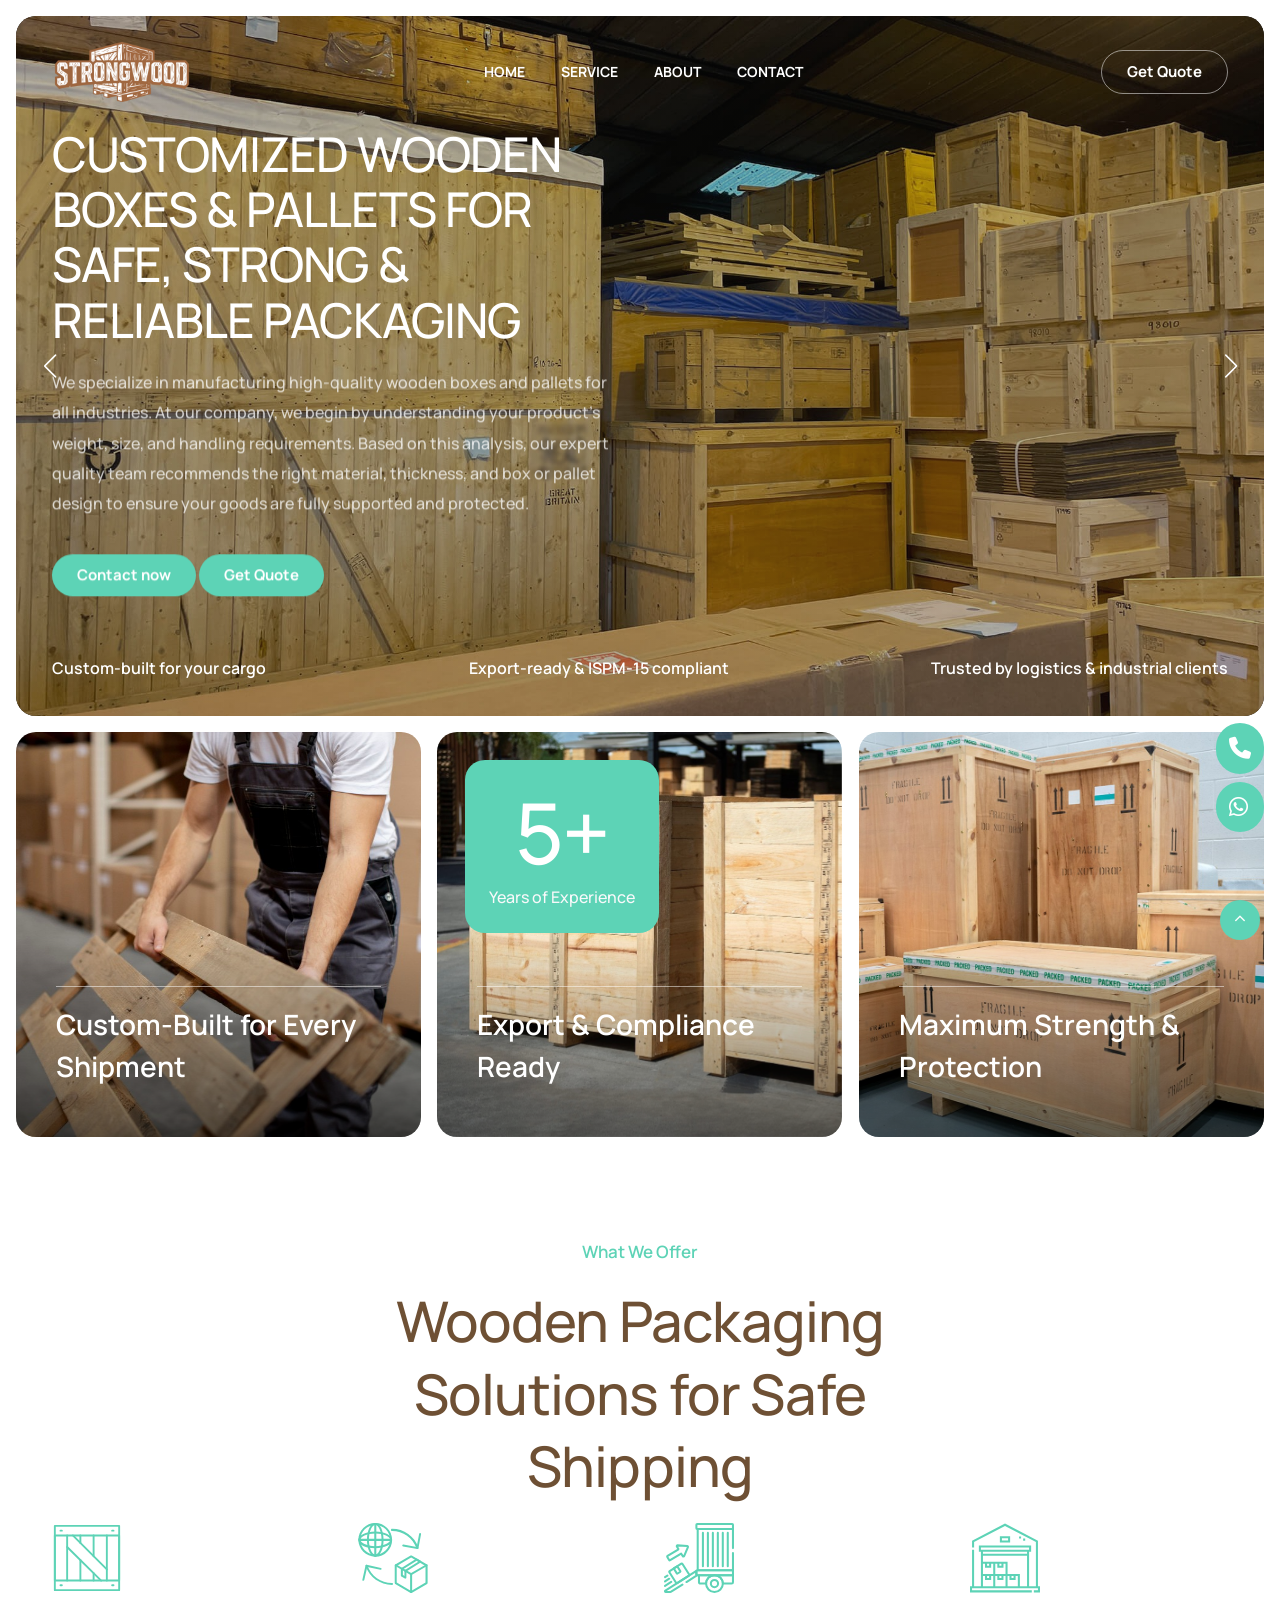
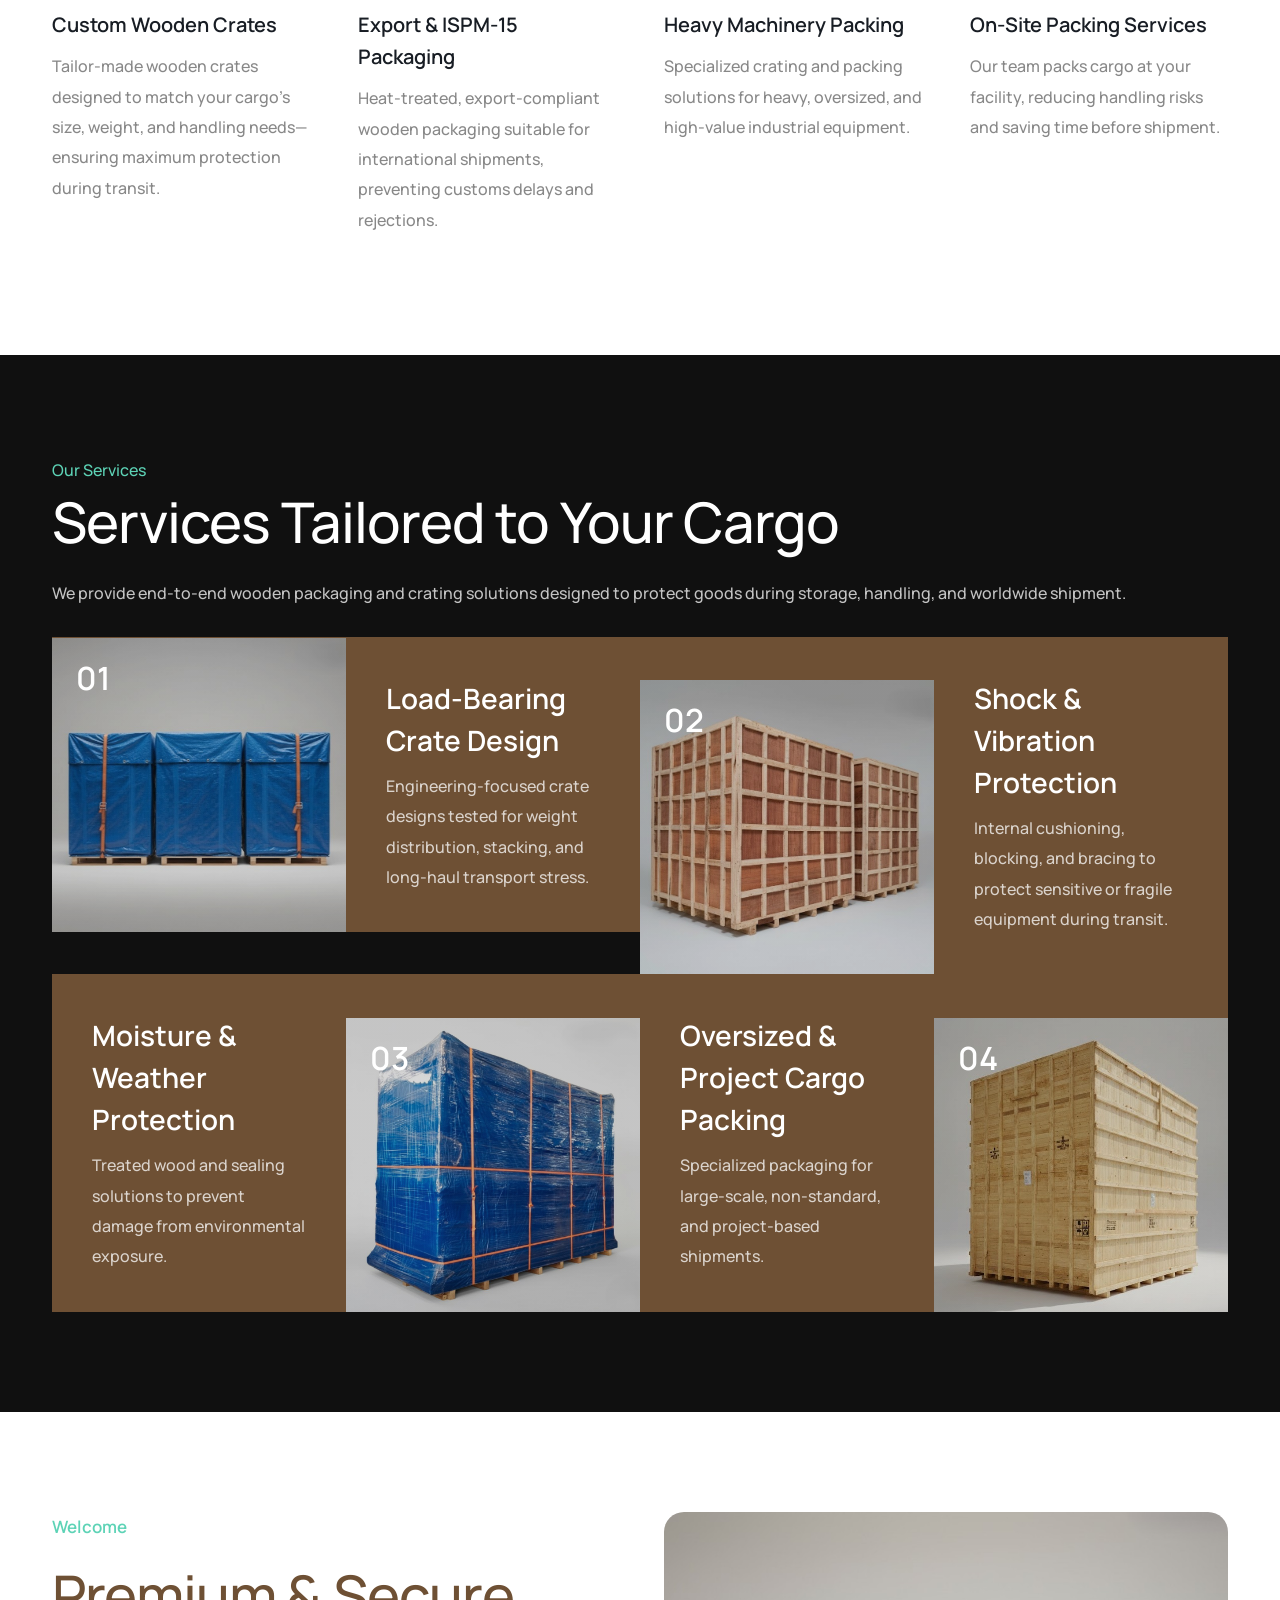
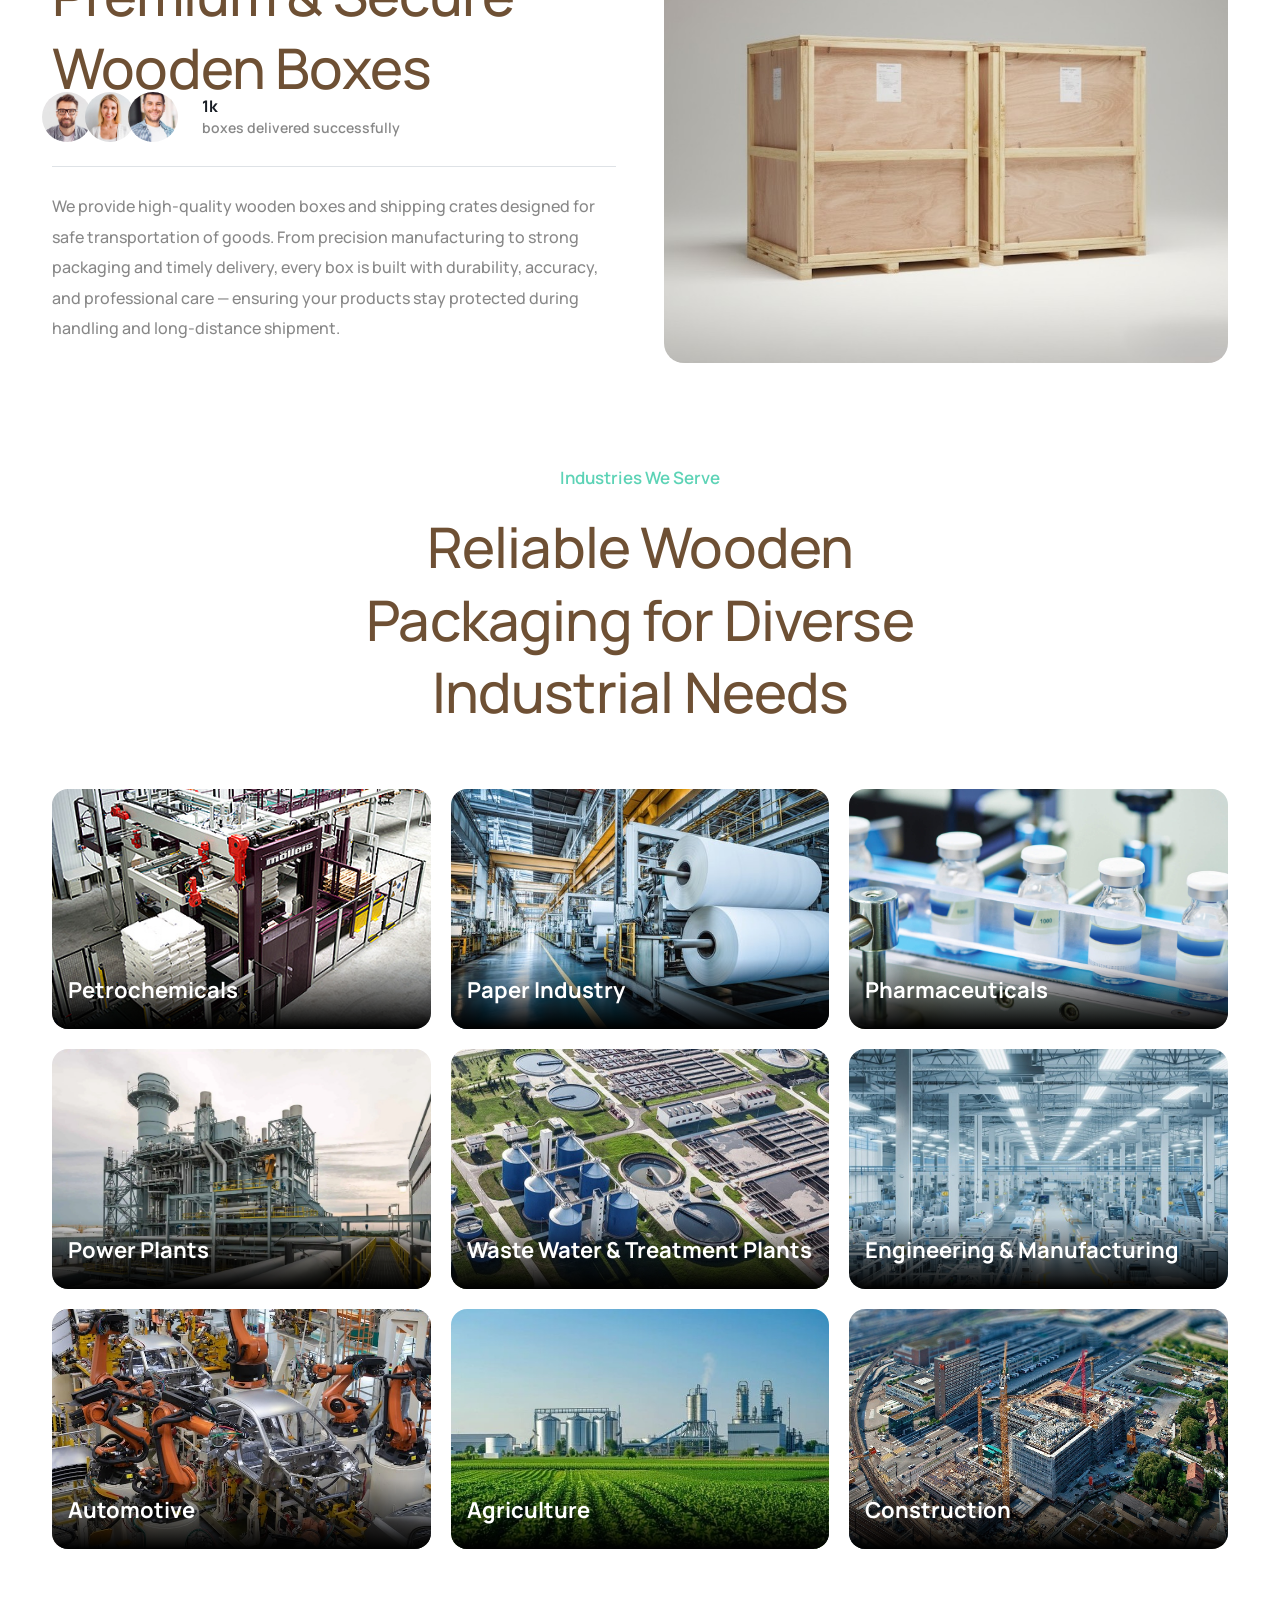
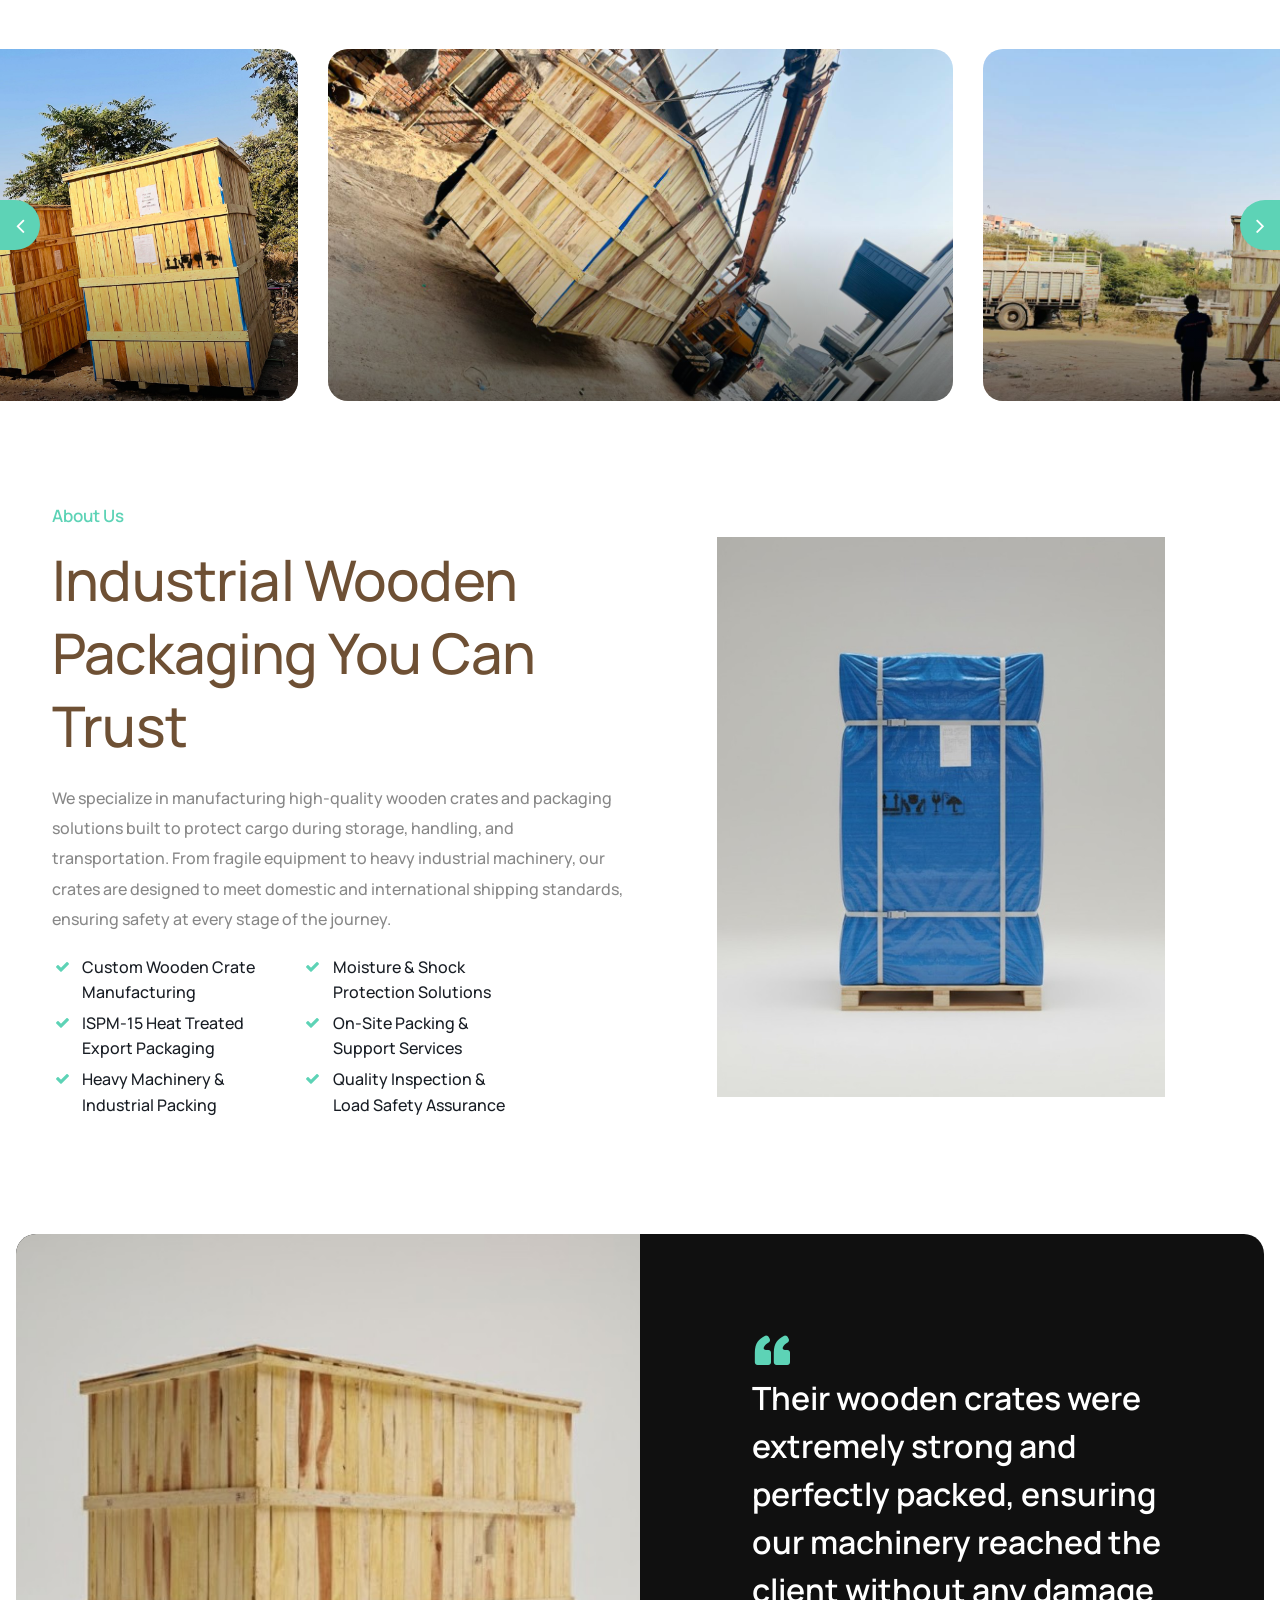
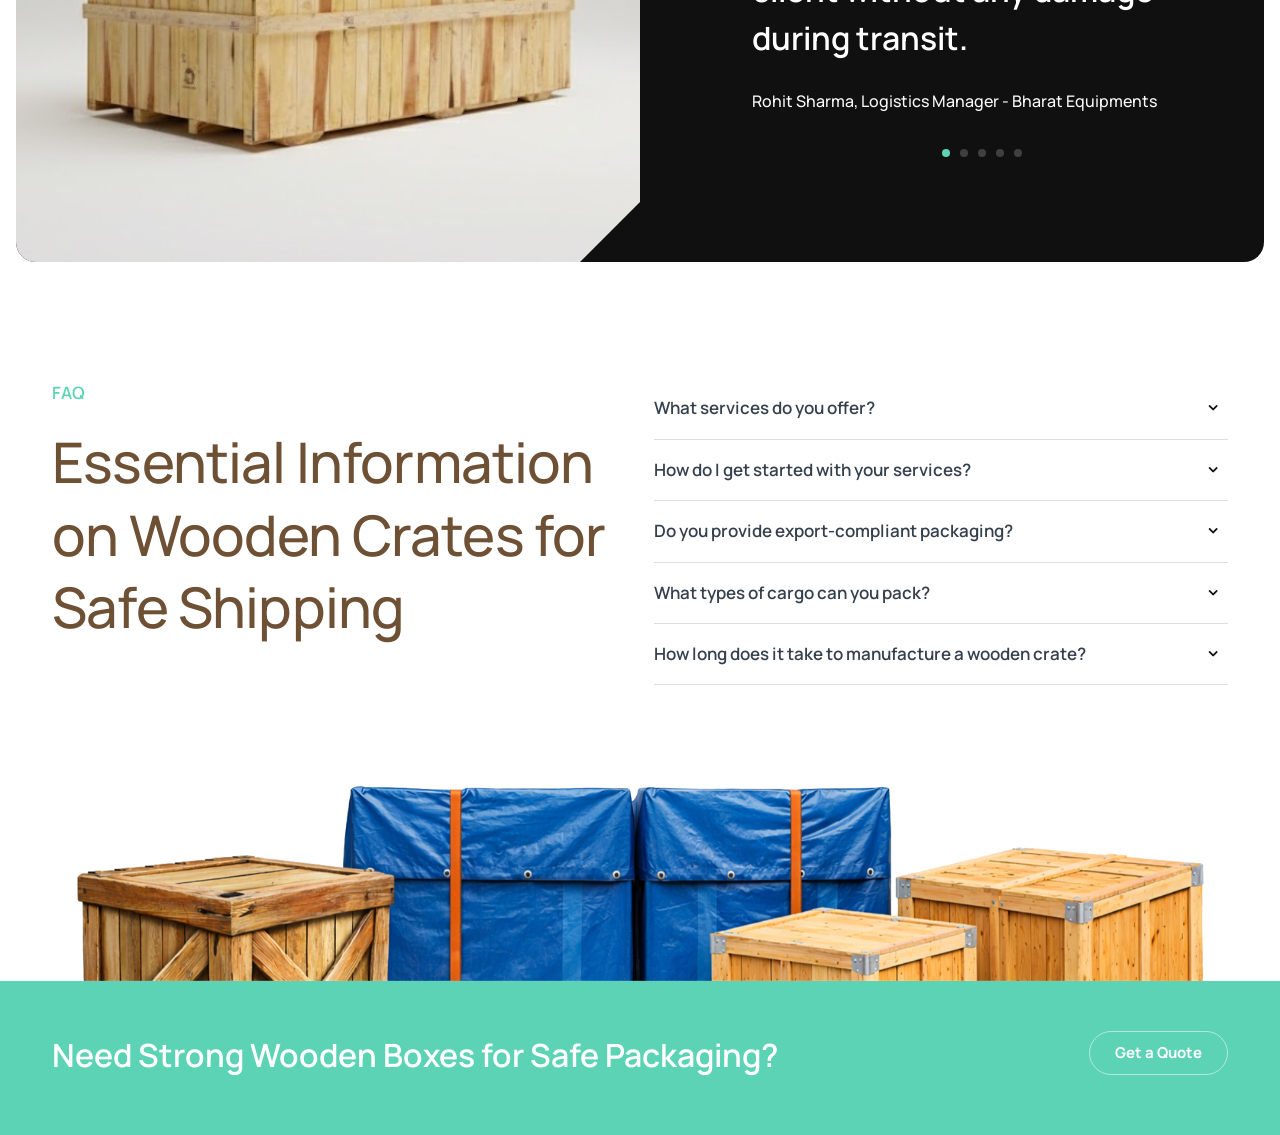
<file: index.html>
<!DOCTYPE html>
<html lang="en">

<head>
    <title>Strongwood | Wooden Boxes & Crates Manufacturer in India</title>
    <link rel="icon" href="images/favicon.png" type="image/gif" sizes="16x16">
    <meta content="text/html;charset=utf-8" http-equiv="Content-Type">
    <meta content="width=device-width, initial-scale=1.0" name="viewport">
    <meta
        content="Strongwood manufactures durable wooden boxes, pallets, and heavy-duty crates for industrial and export packaging. Custom sizes, strong build, quality finishing.
Meta Keywords: strongwood, wooden box manufacturer, wooden crate manufacturer, wooden pallets, export wooden packaging, custom wooden boxes, industrial wooden packing"
        name="description">
    <meta name="keywords"
        content="strongwood, wooden box manufacturer, wooden crate manufacturer, wooden packaging manufacturer, industrial wooden packing, wooden pallets supplier, custom wooden boxes, heavy duty wooden crates, export wooden packaging, wooden box supplier india, wooden crate supplier india">

    <meta name="robots" content="index, follow">
    <!-- CSS Files  
    ================================================== -->
    <link href="css/bootstrap.min.css" rel="stylesheet" type="text/css" id="bootstrap">
    <link href="css/plugins.css" rel="stylesheet" type="text/css">
    <link href="css/swiper.css" rel="stylesheet" type="text/css">
    <link href="css/swiper-custom-1.css" rel="stylesheet" type="text/css">
    <link href="css/style.css" rel="stylesheet" type="text/css">
    <link href="css/coloring.css" rel="stylesheet" type="text/css">
    <!-- color scheme -->
    <link id="colors" href="css/colors/scheme-01.css" rel="stylesheet" type="text/css">
    <style>
        .fs48 {
            font-size: 48px;
        }

        @media (width < 768px) {
            .fs48 {
                font-size: 36px;
            }

            .heroP {
                line-height: 24px;
            }
        }
    </style>

</head>

<body>
    <div id="wrapper">
        <div class="widgets">
            <a href="tel:+919876543210">
                <i class="fa-regular fa-phone"></i>
            </a>
            <a href="https://wa.me/919876543210">
                <i class="fa-brands fa-whatsapp"></i>
            </a>
        </div>

        <a href="#" id="back-to-top"></a>

        <div id="de-loader"></div>

        <header class="header-static transparent mt-lg-4 pt-lg-2">
            <div class="container">
                <div class="row">
                    <div class="col-md-12">
                        <div class="de-flex">
                            <div class="de-flex-col">
                                <!-- logo begin -->
                                <div id="logo">
                                    <a href="index.html">
                                        <img class="logo-main" src="images/logo.png" style="max-width: 140px;" alt="">
                                        <img class="logo-scroll" src="images/logo.png" style="max-width: 140px;" alt="">
                                        <img class="logo-mobile" src="images/logo.png" style="max-width: 140px;" alt="">
                                    </a>
                                </div>
                                <!-- logo end -->
                            </div>
                            <div class="de-flex-col header-col-mid">
                                <!-- mainemenu begin -->
                                <ul id="mainmenu">
                                    <li><a class="menu-item" href="index.html">Home</a></li>
                                    <li><a class="menu-item" href="service.html">Service</a></li>
                                    <li><a class="menu-item" href="about.html">About</a></li>
                                    <li><a class="menu-item" href="contact.html">Contact</a></li>
                                </ul>
                                <!-- mainmenu end -->
                            </div>
                            <div class="de-flex-col">
                                <div class="menu_side_area">
                                    <a href="contact.html" class="btn-main btn-line fx-slide"><span>Get Quote</span></a>
                                    <span id="menu-btn"></span>
                                </div>

                                <!-- <div id="btn-extra">
                                    <span></span>
                                    <span></span>
                                </div> -->
                            </div>
                        </div>
                    </div>
                </div>
            </div>
        </header>

        <div class="no-bottom no-top" id="content">

            <div id="top"></div>

            <section class="text-light no-top no-bottom relative rounded-1 overflow-hidden m-3">
                <div class="mh-700">
                    <div class="swiper">
                        <!-- Additional required wrapper -->
                        <div class="swiper-wrapper">

                            <!-- Slide 1 -->
                            <div class="swiper-slide">
                                <div class="swiper-inner" data-bgimage="url(images/slider/slider2.jpg)">
                                    <div class="sw-caption">
                                        <div class="container">
                                            <div class="row gx-5 align-items-center justify-content-between">
                                                <div class="col-lg-6">
                                                    <div class="sw-text-wrapper">
                                                        <h1 class="animated text-uppercase anim-order-1 fs48">Customized
                                                            Wooden Boxes & Pallets
                                                            for Safe, Strong & Reliable Packaging</h1>

                                                        <div class="animated anim-order-2">
                                                            <p class="heroP">We specialize in manufacturing high-quality
                                                                wooden boxes
                                                                and pallets for all industries. At our company, we begin
                                                                by understanding your product’s weight, size, and
                                                                handling requirements. Based on this analysis, our
                                                                expert quality team recommends the right material,
                                                                thickness, and box or pallet design to ensure your goods
                                                                are fully supported and protected.</p>

                                                            <div class="spacer-half"></div>

                                                            <a class="btn-main fx-slide animated fadeInUp anim-order-3"
                                                                style="background-color: #5DD3B6;"
                                                                href="contact.html"><span>Contact now</span></a>
                                                            <a class="btn-main fx-slide animated fadeInUp anim-order-3"
                                                                style="background-color: #5DD3B6;"
                                                                href="contact.html"><span>Get Quote</span></a>

                                                        </div>
                                                    </div>
                                                </div>

                                            </div>
                                        </div>
                                    </div>

                                    <div class="abs w-100 bottom-0 z-2 pb-4 sm-hide">
                                        <div class="container">
                                            <div class="row">
                                                <div class="col-lg-12">
                                                    <div class="d-flex justify-content-between">
                                                        <div>
                                                            <h6>Custom-built for your cargo</h6>
                                                        </div>
                                                        <div>
                                                            <h6>Export-ready & ISPM-15 compliant</h6>
                                                        </div>
                                                        <div>
                                                            <h6>Trusted by logistics & industrial clients</h6>
                                                        </div>
                                                    </div>
                                                </div>
                                            </div>
                                        </div>
                                    </div>

                                    <div class="sw-overlay op-4"></div>
                                </div>
                            </div>

                            <!-- Slide 2 -->
                            <div class="swiper-slide">
                                <div class="swiper-inner" data-bgimage="url(images/slider/slider1.jpg)">
                                    <div class="sw-caption">
                                        <div class="container">
                                            <div class="row gx-5 align-items-center justify-content-between">
                                                <div class="col-lg-6">
                                                    <div class="sw-text-wrapper">
                                                        <h1 class="animated text-uppercase anim-order-1 fs48">
                                                            Heavy Duty Wooden Crates
                                                            for Export & Industrial Shipping
                                                        </h1>

                                                        <div class="animated anim-order-2">
                                                            <p class="heroP">
                                                                Our wooden crates are built for maximum strength,
                                                                long-distance transportation,
                                                                and rough handling. Whether your shipment is going by
                                                                truck, sea, or air, we design
                                                                crates that absorb impact and keep your goods safe from
                                                                movement, moisture, and
                                                                external damage. From machinery to fragile components —
                                                                we pack it right, every time.
                                                            </p>

                                                            <div class="spacer-half"></div>

                                                            <a class="btn-main fx-slide animated fadeInUp anim-order-3"
                                                                style="background-color: #5DD3B6;"
                                                                href="contact.html"><span>Request Callback</span></a>

                                                            <a class="btn-main fx-slide animated fadeInUp anim-order-3"
                                                                style="background-color: #5DD3B6;"
                                                                href="contact.html"><span>Get Quote</span></a>
                                                        </div>
                                                    </div>
                                                </div>

                                            </div>
                                        </div>
                                    </div>

                                    <div class="abs w-100 bottom-0 z-2 pb-4 sm-hide">
                                        <div class="container">
                                            <div class="row">
                                                <div class="col-lg-12">
                                                    <div class="d-flex justify-content-between">
                                                        <div>
                                                            <h6>Strong & shock-resistant builds</h6>
                                                        </div>
                                                        <div>
                                                            <h6>Custom sizes for any product</h6>
                                                        </div>
                                                        <div>
                                                            <h6>Fast production & delivery</h6>
                                                        </div>
                                                    </div>
                                                </div>
                                            </div>
                                        </div>
                                    </div>

                                    <div class="sw-overlay op-4"></div>
                                </div>
                            </div>


                        </div>

                        <!-- If we need pagination -->
                        <div class="swiper-pagination"></div>

                        <!-- If we need navigation buttons -->
                        <div class="swiper-button-prev"></div>
                        <div class="swiper-button-next"></div>
                    </div>
                </div>
            </section>

            <section class="mx-3 p-0">
                <div class="container-fluid">
                    <div class="row g-3">

                        <!-- First Item -->
                        <div class="col-lg-4 col-md-6">
                            <div>
                                <div class="hover rounded-1 relative overflow-hidden text-light wow zoomIn"
                                    data-wow-delay="0s">
                                    <div class="abs p-40 bottom-0 z-3">
                                        <h3 class="border-top pt-3">Custom-Built for Every Shipment</h3>
                                        <p class="mb-0 hover-mh-60">Every crate is designed to match your cargo’s size,
                                            weight, and handling requirements—no gaps.</p>
                                    </div>
                                    <img src="./images/feature1.jpg" class="w-100 hover-scale-1-2 wow scaleIn"
                                        data-wow-delay="0s" alt="">
                                    <div class="gradient-edge-bottom h-50 op-5"></div>
                                </div>
                            </div>
                        </div>

                        <!-- Second Item -->
                        <div class="col-lg-4 col-md-6">
                            <div>
                                <div class="hover rounded-1 relative overflow-hidden text-light wow zoomIn"
                                    data-wow-delay="0.2s">
                                    <div class="abs p-4 m-1 z-2">
                                        <div class="p-4 mb-4 bg-color text-light rounded-1 text-center wow fadeInRight"
                                            data-wow-delay="0.2s" style="background-color: #5DD3B6;">
                                            <h1 class="fs-84 mb-1">5+</h1>
                                            <div class="fs-16 lh-1-5">Years of Experience</div>
                                        </div>
                                    </div>
                                    <div class="abs p-40 bottom-0 z-3">
                                        <h3 class="border-top pt-3">Export & Compliance Ready</h3>
                                        <p class="mb-0 hover-mh-60">We build crates that meet ISPM-15 standards, making
                                            them safe for international shipping without delays.</p>
                                    </div>
                                    <img src="./images/feature2.jpg" class="w-100 hover-scale-1-2 wow scaleIn"
                                        data-wow-delay="0.2s" alt="">
                                    <div class="gradient-edge-bottom h-50 op-5"></div>
                                </div>
                            </div>
                        </div>

                        <!-- Third Item -->
                        <div class="col-lg-4 col-md-6">
                            <div>
                                <div class="hover rounded-1 relative overflow-hidden text-light wow zoomIn"
                                    data-wow-delay="0.4s">
                                    <div class="abs p-40 bottom-0 z-3">
                                        <h3 class="border-top pt-3">Maximum Strength & Protection</h3>
                                        <p class="mb-0 hover-mh-60">Made from high-grade seasoned wood and reinforced
                                            joints to handle heavy loads, stacking.</p>
                                    </div>
                                    <img src="./images/feature3.jpg" class="w-100 hover-scale-1-2 wow scaleIn"
                                        data-wow-delay="0.4s" alt="">
                                    <div class="gradient-edge-bottom h-50 op-5"></div>
                                </div>
                            </div>
                        </div>

                    </div>
                </div>
            </section>

            <section>
                <div class="container">
                    <div class="row g-4 justify-content-center">
                        <div class="col-lg-7 text-center">
                            <div class="subtitle wow fadeInUp" style="color: #5DD3B6;">What We Offer</div>
                            <h2 class="split" data-wow-delay=".2s" style="color: #6E5034;">Wooden Packaging Solutions
                                for Safe Shipping
                            </h2>
                        </div>
                    </div>

                    <div class="row g-4 gx-5">
                        <div class="col-lg-3 col-md-6 wow fadeInRight" data-wow-delay="0s">
                            <div class="d-block hover relative">
                                <img src="images/wooden-crate.svg" class="w-70px mb-3 hover-jello infinite" alt="">
                                <h4>Custom Wooden Crates</h4>
                                <p>Tailor-made wooden crates designed to match your cargo’s size, weight, and handling
                                    needs—ensuring maximum protection during transit.</p>
                            </div>
                        </div>

                        <div class="col-lg-3 col-md-6 wow fadeInRight" data-wow-delay=".2s">
                            <div class="d-block hover relative">
                                <img src="images/export.svg" class="w-70px mb-3 hover-jello infinite" alt="">
                                <h4>Export & ISPM-15 Packaging</h4>
                                <p>Heat-treated, export-compliant wooden packaging suitable for international shipments,
                                    preventing customs delays and rejections.</p>
                            </div>
                        </div>

                        <div class="col-lg-3 col-md-6 wow fadeInRight" data-wow-delay=".4s">
                            <div class="d-block hover relative">
                                <img src="images/heavy-machine.svg" class="w-70px mb-3 hover-jello infinite" alt="">
                                <h4>Heavy Machinery Packing</h4>
                                <p>Specialized crating and packing solutions for heavy, oversized, and high-value
                                    industrial equipment.</p>
                            </div>
                        </div>

                        <div class="col-lg-3 col-md-6 wow fadeInRight" data-wow-delay=".6s">
                            <div class="d-block hover relative">
                                <img src="images/on-site.svg" class="w-70px mb-3 hover-jello infinite" alt="">
                                <h4>On-Site Packing Services</h4>
                                <p>Our team packs cargo at your facility, reducing handling risks and saving time before
                                    shipment.</p>
                            </div>
                        </div>

                    </div>

                </div>
            </section>

            <section id="section-services" class="bg-dark text-light">
                <div class="container">
                    <div class="row g-4 align-items-center justify-content-between mb-2">
                        <div>
                            <div class="uptitle id-color wow fadeInUp" style="color: #5DD3B6;">Our Services</div>
                            <h2 class="split">Services Tailored to Your Cargo</h2>
                            <p>We provide end-to-end wooden packaging and crating solutions designed to protect goods
                                during storage, handling, and worldwide shipment.</p>
                        </div>
                        <!-- <div class="col-lg-4 text-lg-end">
                            <a class="btn-main" href="#">View All Services</a>
                        </div> -->
                    </div>

                    <div class="row g-0">
                        <div class="col-lg-6">
                            <a href="about.html" class="hover overflow-hidden bg-color text-light d-block"
                                style="background-color: #6E5034;">
                                <div class="row g-0 align-items-end">
                                    <div class="col-md-6">
                                        <div class="relative overflow-hidden">
                                            <h3 class="abs text-white fs-32 lh-1 p-4 top-0 start-0 z-3">01</h3>
                                            <div class="sw-overlay z-2 op-2"></div>
                                            <img src="images/service1.jpg" class="w-100 hover-scale-1-2" alt="">
                                        </div>
                                    </div>
                                    <div class="col-md-6">
                                        <div class="p-40">
                                            <h3>Load-Bearing Crate Design</h3>
                                            <p class="mb-0">Engineering-focused crate designs tested for weight
                                                distribution, stacking, and long-haul transport stress.</p>
                                        </div>
                                    </div>
                                </div>
                            </a>
                        </div>

                        <div class="col-lg-6">
                            <a href="about.html" class="hover overflow-hidden bg-color-2 text-light d-block"
                                style="background-color: #6E5034;">
                                <div class="row g-0 align-items-end">
                                    <div class="col-md-6">
                                        <div class="relative overflow-hidden">
                                            <h3 class="abs text-white fs-32 lh-1 p-4 top-0 start-0 z-3">02</h3>
                                            <div class="sw-overlay z-2 op-2"></div>
                                            <img src="images/service2.jpg" class="w-100 hover-scale-1-2" alt="">
                                        </div>
                                    </div>
                                    <div class="col-md-6">
                                        <div class="p-40">
                                            <h3>Shock & Vibration Protection</h3>
                                            <p class="mb-0">Internal cushioning, blocking, and bracing to protect
                                                sensitive or fragile equipment during transit.</p>
                                        </div>
                                    </div>
                                </div>
                            </a>
                        </div>

                        <div class="col-lg-6">
                            <a href="about.html" class="hover overflow-hidden bg-color text-light d-block"
                                style="background-color: #6E5034;">
                                <div class="row g-0 align-items-end">
                                    <div class="col-sm-6">
                                        <div class="p-40">
                                            <h3>Moisture & Weather Protection</h3>
                                            <p class="mb-0">Treated wood and sealing solutions to prevent
                                                damage from environmental exposure.</p>
                                        </div>
                                    </div>
                                    <div class="col-sm-6">
                                        <div class="relative overflow-hidden">
                                            <h3 class="abs text-white fs-32 lh-1 p-4 top-0 start-0 z-3">03</h3>
                                            <div class="sw-overlay z-2 op-2"></div>
                                            <img src="images/service3.jpg" class="w-100 hover-scale-1-2" alt="">
                                        </div>
                                    </div>
                                </div>
                            </a>
                        </div>

                        <div class="col-lg-6">
                            <a href="about.html" class="hover overflow-hidden bg-color-2 text-light d-block"
                                style="background-color: #6E5034;">
                                <div class="row g-0 align-items-end">
                                    <div class="col-sm-6">
                                        <div class="p-40">
                                            <h3>Oversized & Project Cargo Packing</h3>
                                            <p class="mb-0">Specialized packaging for large-scale, non-standard, and
                                                project-based shipments.</p>
                                        </div>
                                    </div>
                                    <div class="col-sm-6">
                                        <div class="relative overflow-hidden">
                                            <h3 class="abs text-white fs-32 lh-1 p-4 top-0 start-0 z-3">04</h3>
                                            <div class="sw-overlay z-2 op-2"></div>
                                            <img src="images/service4.jpg" class="w-100 hover-scale-1-2" alt="">
                                        </div>
                                    </div>
                                </div>
                            </a>
                        </div>
                    </div>


                </div>
            </section>

            <!-- <section aria-label="section" class="p-0 mx-3 rounded-1 overflow-hidden">
                <div class="container-fluid">
                    <div class="row">
                        <div class="col-lg-12">
                            <a class="d-block hover popup-youtube" href="https://www.youtube.com/watch?v=FikkQTfbaOs">
                                <div class="relative overflow-hidden">
                                    <div class="absolute start-0 w-100 abs-middle fs-36 text-white text-center z-2">
                                        <div class="player bg-dark border-0 circle wow fadeInUp"><span></span></div>
                                    </div>
                                    <div class="absolute w-100 h-100 top-0 bg-dark hover-op-05"></div>
                                    <img src="images/background/1.webp" class="w-100 hover-scale-1-1" alt="">
                                </div>
                            </a>
                        </div>
                    </div>
                </div>
            </section> -->

            <section id="section-about" class="relative pb-0">
                <!-- <div class="gradient-edge-top color h-50 op-3"></div> -->
                <div class="container relative z-1">
                    <div class="row g-4 gx-5">
                        <div class="col-lg-6">
                            <div class="h-100 relative">

                                <div class="subtitle id-color wow fadeInUp" data-wow-delay=".2s"
                                    style="color: #5DD3B6;">Welcome</div>
                                <h2 class="split" style="color: #6E5034;" data-wow-delay=".4s">Premium & Secure Wooden
                                    Boxes</h2>

                                <div class="abs ol-lg-12 pos-sm-relative bottom-0">
                                    <div class="d-flex align-items-center justify-content-between border-bottom pb-4 mb-4 c wow fadeInUp"
                                        data-wow-delay=".9s">
                                        <div class="d-flex align-items-center">
                                            <div class="me-4">
                                                <img src="images/testimonial/1.webp" class="w-50px circle ms-min-10"
                                                    alt="">
                                                <img src="images/testimonial/2.webp" class="w-50px circle ms-min-10"
                                                    alt="">
                                                <img src="images/testimonial/3.webp" class="w-50px circle ms-min-10"
                                                    alt="">
                                            </div>

                                            <div class="fw-600 fs-14 lh-1-5"><span
                                                    class="fs-16 fw-bold text-dark">1k</span><br>boxes delivered
                                                successfully</div>
                                        </div>
                                    </div>
                                    <p class="wow fadeInUp" data-wow-delay=".9s">We provide high-quality wooden boxes
                                        and shipping crates designed for safe transportation of goods. From precision
                                        manufacturing to strong packaging and timely delivery, every box is built with
                                        durability, accuracy, and professional care — ensuring your products stay
                                        protected during handling and long-distance shipment.
                                    </p>

                                </div>
                            </div>
                        </div>

                        <div class="col-lg-6">
                            <div class="relative">
                                <img src="images/home-about-2.jpg" class="w-100 rounded-1 wow fadeInUp"
                                    data-wow-delay=".7s" alt="">
                            </div>
                        </div>
                    </div>
                </div>

            </section>

            <!-- <section class="mx-3 mt-3 p-0">
                <div class="container-fluid relative z-1">
                    <div class="row g-3">
                        <div class="col-lg-6">
                            <div class="h-100 relative bg-color p-5 text-light rounded-1">

                                <div class="subtitle wow fadeInUp" data-wow-delay=".2s">Track Your Package</div>
                                <h2 class="split" data-wow-delay=".4s">Quick Tracking</h2>

                                <div class="row align-items-center justify-content-end">
                                    <div class="col-md-9 col-sm-8">
                                        <div class="hover-underline">
                                            <input class="form-underline mb-0 no-border fs-18" id='order_id'
                                                name='order_id' placeholder="enter your order number here..."
                                                type='text'>
                                        </div>
                                    </div>
                                    <div class="col-md-3 col-sm-4">
                                        <a class="btn-main bg-white text-dark fx-slide w-100"
                                            href="track-result.html"><span>Track It</span></a>
                                    </div>
                                </div>

                                <div class="abs col-lg-6 pos-sm-relative bottom-0 mb-5">
                                    <p class="wow fadeInUp" data-wow-delay=".6s">Track your package with our trusted
                                        logistics service. From pickup to delivery, we provide updates, secure handling,
                                        and visibility so your shipment arrives safely and on time.</p>
                                </div>

                                <img src="images/misc/c2.webp" class="w-50 abs bottom-0 end-0 wow scaleIn"
                                    data-wow-duration="2s" alt="">
                            </div>
                        </div>

                        <div class="col-lg-6">
                            <div class="relative">
                                <div
                                    class="m-5 p-40 overlay-black-6 bg-blur abs bottom-0 mb-5 rounded-1 text-white z-2 xs-hide">
                                    <p>“We’ve trusted this logistics company for years, and they never disappoint. Every
                                        shipment is handled with care, delivered on time, and supported with clear
                                        tracking. Their team makes global shipping simple, reliable, and stress-free for
                                        our business.”</p>

                                    <div class="d-flex align-items-center">
                                        <div>
                                            <img src="images/testimonial/2.webp" class="w-40px h-auto me-4 circle"
                                                alt="">
                                        </div>
                                        <div class="lh-1-5">
                                            <div class="fw-600">Sarah Johnson</div>
                                            <div class="fs-14 op-6">Store Owner</div>
                                        </div>
                                    </div>

                                    <div class="abs bottom-0 end-0">
                                        <i class="fa fa-quote-right id-color fs-40 m-3 p-2"></i>
                                    </div>
                                </div>

                                <div class="bg-light relative overflow-hidden rounded-1">
                                    <img src="images/misc/s4.webp" class="w-100 wow scaleIn" data-wow-duration="2s"
                                        alt="">
                                </div>

                            </div>
                        </div>
                    </div>
                </div>

            </section> -->

            <section id="section-why-choose-us" class="relative mx-3 rounded-1 overflow-hidden">
                <!-- <div class="gradient-edge-top color h-50 op-2"></div> -->
                <div class="container">
                    <div class="row g-4 justify-content-center" style="margin-bottom: 40px;">
                        <div class="col-lg-7 text-center">
                            <div class="subtitle wow fadeInUp" style="color: #5DD3B6;">Industries We Serve</div>
                            <h2 class="split" data-wow-delay=".2s" style="color: #6E5034;">Reliable Wooden Packaging for
                                Diverse Industrial Needs</h2>
                        </div>
                    </div>

                    <style>
                        .industryContainer {
                            display: grid;
                            grid-template-columns: repeat(3, 1fr);
                            gap: 20px;
                        }

                        @media (max-width: 991px) {
                            .industryContainer {
                                grid-template-columns: repeat(2, 1fr);
                            }
                        }

                        @media (max-width: 575px) {
                            .industryContainer {
                                grid-template-columns: repeat(1, 1fr);
                            }
                        }

                        .industryCard {
                            border-radius: 16px;
                            overflow: hidden;
                            min-height: 240px;
                            margin-top: 0;
                        }

                        .industryCard .content {
                            position: absolute;
                            bottom: 0;
                            left: 0;
                            width: 100%;
                            background-image: linear-gradient(to bottom, rgba(0, 0, 0, 0), rgba(0, 0, 0, 1));
                            padding: 16px;
                        }

                        .industryCard .content .title {
                            color: white;
                            font-size: 22px;
                            font-weight: 700;
                            margin-bottom: 8px;
                        }

                        .industryCard .content .desc {
                            margin-bottom: 0;
                            line-height: 20px;
                            color: rgba(255, 255, 255, 0.75);
                            font-weight: 300;
                            max-height: 0;
                            overflow: hidden;

                            opacity: 0;
                            transition: max-height 0.4s ease, opacity 0.3s ease;
                        }

                        .industryCard:hover .content .desc {
                            max-height: 200px;
                            opacity: 1;
                        }
                    </style>

                    <div class="industryContainer">

                        <div class="industryCard wow fadeInUp relative"
                            style="background-image: url('./images/industries/petrochemicals.jpg');">
                            <div class="content">
                                <p class="title">Petrochemicals</p>
                                <p class="desc">Heavy-duty crates built for valves, pipelines, pumps, and sensitive
                                    petrochemical
                                    equipment—designed to handle rough transit and extreme handling conditions.</p>
                            </div>
                        </div>
                        <div class="industryCard wow fadeInUp relative"
                            style="background-image: url('./images/industries/paper.jpg');">
                            <div class="content">
                                <p class="title">Paper Industry</p>
                                <p class="desc">Strong wooden packaging for rollers, blades, machine parts, and
                                    spares—ensuring moisture-safe and impact-resistant shipping for paper manufacturing
                                    units.</p>
                            </div>
                        </div>

                        <div class="industryCard wow fadeInUp relative"
                            style="background-image: url('./images/industries/pharmaceuticals.jpg');">
                            <div class="content">
                                <p class="title">Pharmaceuticals</p>
                                <p class="desc">Precision crating and export-grade packaging for pharma machinery and
                                    equipment—clean, safe, and compliant for national and international shipments.</p>
                            </div>
                        </div>

                        <div class="industryCard wow fadeInUp relative"
                            style="background-image: url('./images/industries/power.jpg');">
                            <div class="content">
                                <p class="title">Power Plants</p>
                                <p class="desc">Reliable crating solutions for turbines, generators, control panels,
                                    motors, and electrical spares—built to protect high-value assets during
                                    long-distance transport.</p>
                            </div>
                        </div>

                        <div class="industryCard wow fadeInUp relative"
                            style="background-image: url('./images/industries/water.jpg');">
                            <div class="content">
                                <p class="title">Waste Water & Treatment Plants</p>
                                <p class="desc">Custom wooden crates for pumps, blowers, filters, and treatment
                                    machinery—reinforced for heavy loads and safe installation-ready delivery.</p>
                            </div>
                        </div>

                        <div class="industryCard wow fadeInUp relative"
                            style="background-image: url('./images/industries/manufacturing.jpg');">
                            <div class="content">
                                <p class="title">Engineering & Manufacturing</p>
                                <p class="desc">Industrial packaging for fabricated components, machinery spares, tools,
                                    and assemblies—built for maximum protection during transport, storage, and export.
                                </p>
                            </div>
                        </div>

                        <div class="industryCard wow fadeInUp relative"
                            style="background-image: url('./images/industries/automotive.jpg');">
                            <div class="content">
                                <p class="title">Automotive</p>
                                <p class="desc">Protective wooden crates for engines, gearboxes, axles, and auto
                                    components—ensuring damage-free delivery to OEMs, suppliers, and service centers.
                                </p>
                            </div>
                        </div>

                        <div class="industryCard wow fadeInUp relative"
                            style="background-image: url('./images/industries/agriculture.jpg');">
                            <div class="content">
                                <p class="title">Agriculture</p>
                                <p class="desc">Safe and durable packaging for agricultural machinery parts, tools, and
                                    equipment—built to withstand long transit and rough handling in rural logistics.</p>
                            </div>
                        </div>

                        <div class="industryCard wow fadeInUp relative"
                            style="background-image: url('./images/industries/contruction.jpg');">
                            <div class="content">
                                <p class="title">Construction</p>
                                <p class="desc">Heavy-duty wooden crating for construction equipment, tools, and
                                    hardware—ideal for transporting bulky, high-weight materials safely to project
                                    sites.</p>
                            </div>
                        </div>


                        <!-- <div class="col-lg-4 col-md-6 wow fadeInUp">
                            <div class="relative">
                                <i class="abs fs-40 p-4 icon_check rounded-1 text-light"
                                    style="background-color: #5DD3B6;"></i>
                                <div class="ps-100 ms-4">
                                    <h4>Petrochemicals</h4>
                                    <p>Heavy-duty crates built for valves, pipelines, pumps, and sensitive petrochemical
                                        equipment—designed to handle rough transit and extreme handling conditions.</p>
                                </div>
                            </div>
                        </div> -->

                        <!-- <div class="col-lg-4 col-md-6 wow fadeInUp">
                            <div class="relative">
                                <i class="abs fs-40  p-4 icon_check rounded-1 text-light"
                                    style="background-color: #5DD3B6;"></i>
                                <div class="ps-100 ms-4">
                                    <h4>Paper Industry</h4>
                                    <p>Strong wooden packaging for rollers, blades, machine parts, and spares—ensuring
                                        moisture-safe and impact-resistant shipping for paper manufacturing units.</p>
                                </div>
                            </div>
                        </div>

                        <div class="col-lg-4 col-md-6 wow fadeInUp">
                            <div class="relative">
                                <i class="abs fs-40 p-4 icon_check rounded-1 text-light"
                                    style="background-color: #5DD3B6;"></i>
                                <div class="ps-100 ms-4">
                                    <h4>Pharmaceuticals</h4>
                                    <p>Precision crating and export-grade packaging for pharma machinery and
                                        equipment—clean, safe, and compliant for national and international shipments.
                                    </p>
                                </div>
                            </div>
                        </div>

                        <div class="col-lg-4 col-md-6 wow fadeInUp">
                            <div class="relative">
                                <i class="abs fs-40 p-4 icon_check rounded-1 text-light"
                                    style="background-color: #5DD3B6;"></i>
                                <div class="ps-100 ms-4">
                                    <h4>Power Plants</h4>
                                    <p>Reliable crating solutions for turbines, generators, control panels, motors, and
                                        electrical spares—built to protect high-value assets during long-distance
                                        transport.</p>
                                </div>
                            </div>
                        </div>

                        <div class="col-lg-4 col-md-6 wow fadeInUp">
                            <div class="relative">
                                <i class="abs fs-40 p-4 icon_check rounded-1 text-light"
                                    style="background-color: #5DD3B6;"></i>
                                <div class="ps-100 ms-4">
                                    <h4>Waste Water & Treatment Plants</h4>
                                    <p>Custom wooden crates for pumps, blowers, filters, and treatment
                                        machinery—reinforced for heavy loads and safe installation-ready delivery.</p>
                                </div>
                            </div>
                        </div>

                        <div class="col-lg-4 col-md-6 wow fadeInUp">
                            <div class="relative">
                                <i class="abs fs-40 p-4 icon_check rounded-1 text-light"
                                    style="background-color: #5DD3B6;"></i>
                                <div class="ps-100 ms-4">
                                    <h4>Engineering & Manufacturing</h4>
                                    <p>Industrial packaging for fabricated components, machinery spares, tools, and
                                        assemblies—built for maximum protection during transport, storage, and export.
                                    </p>
                                </div>
                            </div>
                        </div>
                        <div class="col-lg-4 col-md-6 wow fadeInUp">
                            <div class="relative">
                                <i class="abs fs-40 p-4 icon_check rounded-1 text-light"
                                    style="background-color: #5DD3B6;"></i>
                                <div class="ps-100 ms-4">
                                    <h4>Automotive</h4>
                                    <p>Protective wooden crates for engines, gearboxes, axles, and auto
                                        components—ensuring damage-free delivery to OEMs, suppliers, and service
                                        centers.</p>
                                </div>
                            </div>
                        </div>

                        <div class="col-lg-4 col-md-6 wow fadeInUp">
                            <div class="relative">
                                <i class="abs fs-40 p-4 icon_check rounded-1 text-light"
                                    style="background-color: #5DD3B6;"></i>
                                <div class="ps-100 ms-4">
                                    <h4>Agriculture</h4>
                                    <p>Safe and durable packaging for agricultural machinery parts, tools, and
                                        equipment—built to withstand long transit and rough handling in rural logistics.
                                    </p>
                                </div>
                            </div>
                        </div>

                        <div class="col-lg-4 col-md-6 wow fadeInUp">
                            <div class="relative">
                                <i class="abs fs-40 p-4 icon_check rounded-1 text-light"
                                    style="background-color: #5DD3B6;"></i>
                                <div class="ps-100 ms-4">
                                    <h4>Construction</h4>
                                    <p>Heavy-duty wooden crating for construction equipment, tools, and hardware—ideal
                                        for transporting bulky, high-weight materials safely to project sites.</p>
                                </div>
                            </div>
                        </div> -->

                    </div>
                </div>
            </section>

            <section class="pt-0 overflow-hidden">

                <div class="container-fluid">
                    <div class="row">
                        <div class="col-lg-12">
                            <div class="owl-custom-nav menu-float" data-target="#carousel-1">
                                <a class="btn-next"></a>
                                <a class="btn-prev"></a>

                                <div id="carousel-1" class="owl-2-cols-center owl-carousel owl-theme">

                                    <div class="item">
                                        <div>
                                            <div class="hover rounded-1 relative overflow-hidden text-light">
                                                <!-- <div class="abs p-40 bottom-0 z-3 w-50">
                                                    <h3>Advanced Real Time Tracking System</h3>
                                                    <p class="mb-0 hover-mh-60">Home Installation</p>
                                                </div> -->
                                                <img src="images/product1.jpeg" class="w-100 hover-scale-1-2" alt="">
                                                <div class="gradient-edge-bottom h-50 op-5"></div>
                                            </div>
                                        </div>
                                    </div>
                                    <div class="item">
                                        <div>
                                            <div class="hover rounded-1 relative overflow-hidden text-light">
                                                <!-- <div class="abs p-40 bottom-0 z-3 w-50">
                                                    <h3>Advanced Real Time Tracking System</h3>
                                                    <p class="mb-0 hover-mh-60">Home Installation</p>
                                                </div> -->
                                                <img src="images/product2.jpeg" class="w-100 hover-scale-1-2" alt="">
                                                <div class="gradient-edge-bottom h-50 op-5"></div>
                                            </div>
                                        </div>
                                    </div>
                                    <div class="item">
                                        <div>
                                            <div class="hover rounded-1 relative overflow-hidden text-light">
                                                <!-- <div class="abs p-40 bottom-0 z-3 w-50">
                                                    <h3>Advanced Real Time Tracking System</h3>
                                                    <p class="mb-0 hover-mh-60">Home Installation</p>
                                                </div> -->
                                                <img src="images/product3.jpeg" class="w-100 hover-scale-1-2" alt="">
                                                <div class="gradient-edge-bottom h-50 op-5"></div>
                                            </div>
                                        </div>
                                    </div>
                                    <div class="item">
                                        <div>
                                            <div class="hover rounded-1 relative overflow-hidden text-light">
                                                <!-- <div class="abs p-40 bottom-0 z-3 w-50">
                                                    <h3>Advanced Real Time Tracking System</h3>
                                                    <p class="mb-0 hover-mh-60">Home Installation</p>
                                                </div> -->
                                                <img src="images/product4.jpeg" class="w-100 hover-scale-1-2" alt="">
                                                <div class="gradient-edge-bottom h-50 op-5"></div>
                                            </div>
                                        </div>
                                    </div>
                                    <div class="item">
                                        <div>
                                            <div class="hover rounded-1 relative overflow-hidden text-light">
                                                <!-- <div class="abs p-40 bottom-0 z-3 w-50">
                                                    <h3>Advanced Real Time Tracking System</h3>
                                                    <p class="mb-0 hover-mh-60">Home Installation</p>
                                                </div> -->
                                                <img src="images/product5.jpeg" class="w-100 hover-scale-1-2" alt="">
                                                <div class="gradient-edge-bottom h-50 op-5"></div>
                                            </div>
                                        </div>
                                    </div>
                                    <div class="item">
                                        <div>
                                            <div class="hover rounded-1 relative overflow-hidden text-light">
                                                <!-- <div class="abs p-40 bottom-0 z-3 w-50">
                                                    <h3>Advanced Real Time Tracking System</h3>
                                                    <p class="mb-0 hover-mh-60">Home Installation</p>
                                                </div> -->
                                                <img src="images/product6.jpeg" class="w-100 hover-scale-1-2" alt="">
                                                <div class="gradient-edge-bottom h-50 op-5"></div>
                                            </div>
                                        </div>
                                    </div>

                                </div>
                            </div>
                        </div>
                    </div>
                </div>

            </section>

            <section id="section-about" class="relative pt-0">
                <div class="container">
                    <div class="row g-4 align-items-center">
                        <div class="col-lg-6">
                            <div class="subtitle s2 mb-3 wow fadeInUp" data-wow-delay=".0s" style="color: #5DD3B6;">
                                About Us</div>
                            <h2 class="split" data-wow-delay=".2s" style="color: #6E5034;">Industrial Wooden Packaging
                                You Can Trust</h2>

                            <p class="wow fadeInUp" data-wow-delay=".6s">
                                We specialize in manufacturing high-quality wooden crates and packaging solutions built
                                to protect cargo during storage, handling, and transportation. From fragile equipment to
                                heavy industrial machinery, our crates are designed to meet domestic and international
                                shipping standards, ensuring safety at every stage of the journey.
                            </p>

                            <div class="row g-4">
                                <div class="col-md-5 wow fadeInUp" data-wow-delay=".8s">
                                    <ul class="ul-check text-dark">
                                        <li>Custom Wooden Crate Manufacturing</li>
                                        <li>ISPM-15 Heat Treated Export Packaging</li>
                                        <li>Heavy Machinery & Industrial Packing</li>
                                    </ul>
                                </div>

                                <div class="col-md-5 wow fadeInUp" data-wow-delay=".8s">
                                    <ul class="ul-check text-dark">
                                        <li>Moisture & Shock Protection Solutions</li>
                                        <li>On-Site Packing & Support Services</li>
                                        <li>Quality Inspection & Load Safety Assurance</li>
                                    </ul>
                                </div>
                            </div>
                        </div>

                        <div class="col-lg-6">
                            <img src="images/home-about.jpg" class="w-100"
                                style="max-height: 560px; object-fit: contain;" alt="Air Cargo Logistics Service">
                        </div>
                    </div>
                </div>
            </section>

            <section class="text-light bg-dark no-top no-bottom overflow-hidden mx-3 mb-3 rounded-1">
                <div class="container-fluid position-relative half-fluid">
                    <div class="container">
                        <div class="row">
                            <!-- Image -->
                            <div class="col-lg-6 position-lg-absolute left-half h-100">
                                <div class="triangle-bottomright-dark"></div>
                                <div class="image" data-bgimage="url(images/home-testimonial.jpg) center"></div>
                            </div>
                            <!-- Text -->
                            <div class="col-lg-5 offset-lg-7">
                                <div class="me-lg-3">
                                    <div class="py-5 my-5">
                                        <div class="owl-single-dots owl-carousel owl-theme">

                                            <div class="item">
                                                <i class="icofont-quote-left id-color fs-40 mb-4 wow fadeInUp"
                                                    style="color: #5DD3B6;"></i>
                                                <h3 class="mb-4 wow fadeInUp fs-32">Their wooden crates were extremely
                                                    strong and perfectly packed, ensuring our machinery reached the
                                                    client without any damage during transit.</h3>
                                                <span class="wow fadeInUp">Rohit Sharma, Logistics Manager - Bharat
                                                    Equipments</span>
                                            </div>

                                            <div class="item">
                                                <i class="icofont-quote-left id-color fs-40 mb-4 wow fadeInUp"
                                                    style="color: #5DD3B6;"></i>
                                                <h3 class="mb-4 wow fadeInUp fs-32">We needed custom-sized wooden boxes
                                                    urgently for export shipments. The quality, finishing, and delivery
                                                    time were excellent.</h3>
                                                <span class="wow fadeInUp">Neha Kapoor, Operations Head - ExportHub
                                                    India</span>
                                            </div>

                                            <div class="item">
                                                <i class="icofont-quote-left id-color fs-40 mb-4 wow fadeInUp"
                                                    style="color: #5DD3B6;"></i>
                                                <h3 class="mb-4 wow fadeInUp fs-32">The packaging was well-designed and
                                                    very secure. Our fragile products were protected perfectly inside
                                                    the wooden boxes.</h3>
                                                <span class="wow fadeInUp">Amit Verma, Supply Officer - SafePack
                                                    Traders</span>
                                            </div>

                                            <div class="item">
                                                <i class="icofont-quote-left id-color fs-40 mb-4 wow fadeInUp"
                                                    style="color: #5DD3B6;"></i>
                                                <h3 class="mb-4 wow fadeInUp fs-32">Their team made heavy-duty wooden
                                                    pallets and crates for our warehouse operations. Strong material and
                                                    great durability.</h3>
                                                <span class="wow fadeInUp">Sandeep Singh, Warehouse Manager - SteelCore
                                                    Industries</span>
                                            </div>

                                            <div class="item">
                                                <i class="icofont-quote-left id-color fs-40 mb-4 wow fadeInUp"
                                                    style="color: #5DD3B6;"></i>
                                                <h3 class="mb-4 wow fadeInUp fs-32">Best wooden box manufacturer we’ve
                                                    worked with. Proper fumigation, export standards, and great support
                                                    throughout the process.</h3>
                                                <span class="wow fadeInUp">Priya Iyer, Director - GlobalShip
                                                    Exports</span>
                                            </div>

                                        </div>
                                    </div>
                                </div>


                            </div>
                        </div>
                    </div>
                </div>
            </section>

            <section>
                <div class="container">

                    <div class="row g-4">
                        <div class="col-lg-6">
                            <div class="subtitle id-color" style="color:#5DD3B6;">FAQ</div>
                            <h2 class="split" style="color: #6E5034;">
                                Essential Information on Wooden Crates for Safe Shipping
                            </h2>
                        </div>

                        <div class="col-lg-6">
                            <div class="de-tab">
                                <!-- <ul class="d-tab-nav mb-4">
                                    <li class="active-tab">Shipping & Delivery</li>
                                    <li>Tracking & Support</li>
                                    <li>Billing & Documentation</li>
                                </ul> -->
                                <ul class="d-tab-content">
                                    <li>
                                        <div class="accordion">
                                            <div class="accordion-section">

                                                <div class="accordion-section-title" data-tab="#accordion-a1">
                                                    What services do you offer?
                                                </div>
                                                <div class="accordion-section-content" id="accordion-a1">
                                                    We manufacture custom wooden crates, export packaging, ISPM-15
                                                    heat-treated crates,
                                                    and provide industrial and on-site packing solutions for shipments
                                                    of all sizes.
                                                </div>

                                                <div class="accordion-section-title" data-tab="#accordion-a2">
                                                    How do I get started with your services?
                                                </div>
                                                <div class="accordion-section-content" id="accordion-a2">
                                                    Contact us with your cargo details such as size, weight, and
                                                    destination. Our team
                                                    will recommend the right crate design and provide a clear quotation.
                                                </div>

                                                <div class="accordion-section-title" data-tab="#accordion-a3">
                                                    Do you provide export-compliant packaging?
                                                </div>
                                                <div class="accordion-section-content" id="accordion-a3">
                                                    Yes, all our export crates are heat-treated and compliant with
                                                    ISPM-15 standards,
                                                    making them suitable for international shipments.
                                                </div>

                                                <div class="accordion-section-title" data-tab="#accordion-a4">
                                                    What types of cargo can you pack?
                                                </div>
                                                <div class="accordion-section-content" id="accordion-a4">
                                                    We pack machinery, industrial equipment, fragile goods, heavy cargo,
                                                    and
                                                    non-standard shipments requiring custom wooden packaging.
                                                </div>

                                                <div class="accordion-section-title" data-tab="#accordion-a5">
                                                    How long does it take to manufacture a wooden crate?
                                                </div>
                                                <div class="accordion-section-content" id="accordion-a5">
                                                    Production timelines depend on crate size and complexity. Standard
                                                    crates are
                                                    usually completed within 2–5 working days, while custom or
                                                    heavy-duty crates may
                                                    take slightly longer.
                                                </div>

                                            </div>
                                        </div>
                                    </li>

                                    <!-- <li>
                                        <div class="accordion">
                                            <div class="accordion-section">
                                                <div class="accordion-section-title" data-tab="#accordion-b1">
                                                    How can I track my shipment?
                                                </div>
                                                <div class="accordion-section-content" id="accordion-b1">
                                                    You can track your package using our online tracking system with
                                                    your shipment ID or booking number.
                                                </div>

                                                <div class="accordion-section-title" data-tab="#accordion-b2">
                                                    Do you provide real-time updates?
                                                </div>
                                                <div class="accordion-section-content" id="accordion-b2">
                                                    Yes, we provide real-time cargo updates via email, SMS, or our
                                                    mobile app so you know your shipment status at all times.
                                                </div>

                                                <div class="accordion-section-title" data-tab="#accordion-b3">
                                                    What if my package is delayed?
                                                </div>
                                                <div class="accordion-section-content" id="accordion-b3">
                                                    In case of delays, our customer support team will notify you
                                                    immediately and provide the next available shipping option.
                                                </div>

                                                <div class="accordion-section-title" data-tab="#accordion-b4">
                                                    Can I change the delivery address after booking?
                                                </div>
                                                <div class="accordion-section-content" id="accordion-b4">
                                                    Yes, address changes are possible before dispatch. Once shipped,
                                                    changes may incur extra costs depending on the route.
                                                </div>

                                                <div class="accordion-section-title" data-tab="#accordion-b5">
                                                    Do you offer customer support 24/7?
                                                </div>
                                                <div class="accordion-section-content" id="accordion-b5">
                                                    Yes, our logistics support team is available 24/7 to assist with
                                                    shipment inquiries, tracking, and urgent requests.
                                                </div>
                                            </div>
                                        </div>
                                    </li>
                                    <li>
                                        <div class="accordion">
                                            <div class="accordion-section">
                                                <div class="accordion-section-title" data-tab="#accordion-c1">
                                                    What payment methods do you accept?
                                                </div>
                                                <div class="accordion-section-content" id="accordion-c1">
                                                    We accept bank transfers, credit cards, PayPal, and corporate
                                                    billing accounts for approved clients.
                                                </div>

                                                <div class="accordion-section-title" data-tab="#accordion-c2">
                                                    Do you provide shipping invoices?
                                                </div>
                                                <div class="accordion-section-content" id="accordion-c2">
                                                    Yes, every shipment includes a detailed invoice with freight
                                                    charges, customs fees, and handling costs.
                                                </div>

                                                <div class="accordion-section-title" data-tab="#accordion-c3">
                                                    How do customs duties and taxes work?
                                                </div>
                                                <div class="accordion-section-content" id="accordion-c3">
                                                    Duties and taxes are calculated based on the destination country’s
                                                    regulations. We assist with documentation and customs clearance.
                                                </div>

                                                <div class="accordion-section-title" data-tab="#accordion-c4">
                                                    Can I request a cost breakdown?
                                                </div>
                                                <div class="accordion-section-content" id="accordion-c4">
                                                    Absolutely. We provide a transparent cost breakdown for shipping,
                                                    including freight, handling, and clearance charges.
                                                </div>

                                                <div class="accordion-section-title" data-tab="#accordion-c5">
                                                    Do you offer credit terms for businesses?
                                                </div>
                                                <div class="accordion-section-content" id="accordion-c5">
                                                    Yes, we provide flexible billing and credit terms for qualified
                                                    business accounts upon approval.
                                                </div>
                                            </div>
                                        </div>
                                    </li> -->
                                </ul>
                            </div>
                        </div>
                    </div>
                </div>
            </section>


            <section class="p-0 overflow-hidden" aria-label="section">
                <div class="container">
                    <div class="row">
                        <div class="col-lg-12">
                            <img src="images/footer-bg.png" class="w-100 wow fadeInUp" alt="">
                        </div>
                    </div>
                </div>
            </section>

            <section class="bg-color text-light pt-50 pb-50" style="background-color: #5DD3B6;">
                <div class="container">
                    <div class="row g-4">
                        <div class="col-md-9">
                            <h3 class="mb-0 fs-32 split">Need Strong Wooden Boxes for Safe Packaging?</h3>
                        </div>
                        <div class="col-lg-3 text-lg-end">
                            <a class="btn-main fx-slide btn-line wow fadeInRight" data-wow-delay=".2s"
                                href="contact.html"><span>Get a Quote</span></a>
                        </div>
                    </div>
                </div>
            </section>

        </div>

        <!-- <footer class="text-light section-dark">
            <div class="container">
                <div class="row g-4 justify-content-between">
                    <div class="col-md-6">
                        <img src="images/logo.png" style="max-width: 160px;" class="mb-2" alt="">
                        <div class="spacer-single"></div>
                        <div class="row g-4">
                            <div class="col-md-6">
                                <div class="widget">
                                    <h5>Services</h5>
                                    <ul>
                                        <li><a href="index.html">Home</a></li>
                                        <li><a href="service.html">Service</a></li>
                                        <li><a href="about.html">About</a></li>
                                        <li><a href="contact.html">Contact</a></li>
                                    </ul>
                                </div>
                            </div>

                            <div class="col-md-6">
                                <div class="widget">
                                    <h5>Company</h5>
                                    <ul>
                                        <li><a href="index.html">Home</a></li>
                                        <li><a href="about.html">About Us</a></li>
                                        <li><a href="team.html">Our Team</a></li>
                                        <li><a href="careers.html">Careers</a></li>
                                        <li><a href="blog.html">Blog</a></li>
                                        <li><a href="contact.html">Contact</a></li>
                                    </ul>
                                </div>
                            </div>
                        </div>


                        <div class="social-icons mb-sm-30 text-center">
                            <a href="#"><i class="fa-brands fa-facebook-f"></i></a>
                            <a href="#"><i class="fa-brands fa-x-twitter"></i></a>
                            <a href="#"><i class="fa-brands fa-instagram"></i></a>
                            <a href="#"><i class="fa-brands fa-youtube"></i></a>
                            <a href="#"><i class="fa-brands fa-whatsapp"></i></a>
                        </div>
                    </div>

                    <div class="col-md-6">
                        <div class="d-flex align-items-center justify-content-between">
                            <h2>Get in Touch</h2>
                            <img src="images/ui/up-right-arrow.webp" class="w-60px op-5" alt="">
                        </div>

                        <div class="widget">
                            <div class="op-5 fs-15">Email</div>
                            <h3>contact@logixpress.com</h3>

                            <div class="spacer-20"></div>

                            <div class="op-5 fs-15">Phone</div>
                            <h3>+929 333 9296</h3>

                            <div class="spacer-20"></div>

                            <div class="op-5 fs-15">Office Location</div>
                            <h3>100 S Main St, New York, NY</h3>

                            <div class="spacer-20"></div>

                        </div>
                    </div>
                </div>
            </div>
            <div class="subfooter">
                <div class="container">
                    <div class="row">
                        <div class="col-md-12 text-center">
                            Copyright 2025 LogiXpress by Designesia
                        </div>
                    </div>
                </div>
            </div>
        </footer> -->
    </div>

    <!-- overlay content begin -->
    <div id="extra-wrap" class="text-light">
        <div id="btn-close">
            <span></span>
            <span></span>
        </div>

        <div id="extra-content">
            <img src="images/logo.png" class="w-200px" alt="">

            <div class="spacer-30-line"></div>

            <h5>Our Services</h5>
            <ul class="ul-check">
                <li>Trucking</li>
                <li>Air Fright</li>
                <li>Ship Freight</li>
                <li>Rail Freight</li>
                <li>Warehousing</li>
                <li>Customs Brokerage</li>
                <li>Last-Mile Delivery</li>
                <li>Project Cargo</li>
            </ul>

            <div class="spacer-30-line"></div>

            <h5>Contact Us</h5>
            <div><i class="icofont-phone me-2 op-5"></i>+929 333 9296</div>
            <div><i class="icofont-location-pin me-2 op-5"></i>100 S Main St, New York, NY </div>
            <div><i class="icofont-envelope me-2 op-5"></i>contact@logixpress.com</div>

            <div class="spacer-30-line"></div>

            <h5>About Us</h5>
            <p>We are a trusted logistics and cargo solutions provider committed to delivering your goods safely,
                efficiently, and on time. With years of experience in freight forwarding, warehousing, and international
                shipping.</p>

            <div class="social-icons">
                <a href="#"><i class="fa-brands fa-facebook-f"></i></a>
                <a href="#"><i class="fa-brands fa-x-twitter"></i></a>
                <a href="#"><i class="fa-brands fa-instagram"></i></a>
                <a href="#"><i class="fa-brands fa-youtube"></i></a>
                <a href="#"><i class="fa-brands fa-whatsapp"></i></a>
            </div>
        </div>
    </div>
    <!-- overlay content end -->

    <!-- Javascript Files
    ================================================== -->
    <script src="js/plugins.js"></script>
    <script src="js/designesia.js"></script>
    <script src="js/swiper.js"></script>
    <script src="js/custom-swiper-1.js"></script>
    <script src="js/custom-marquee.js"></script>

</body>

</html>
</file>
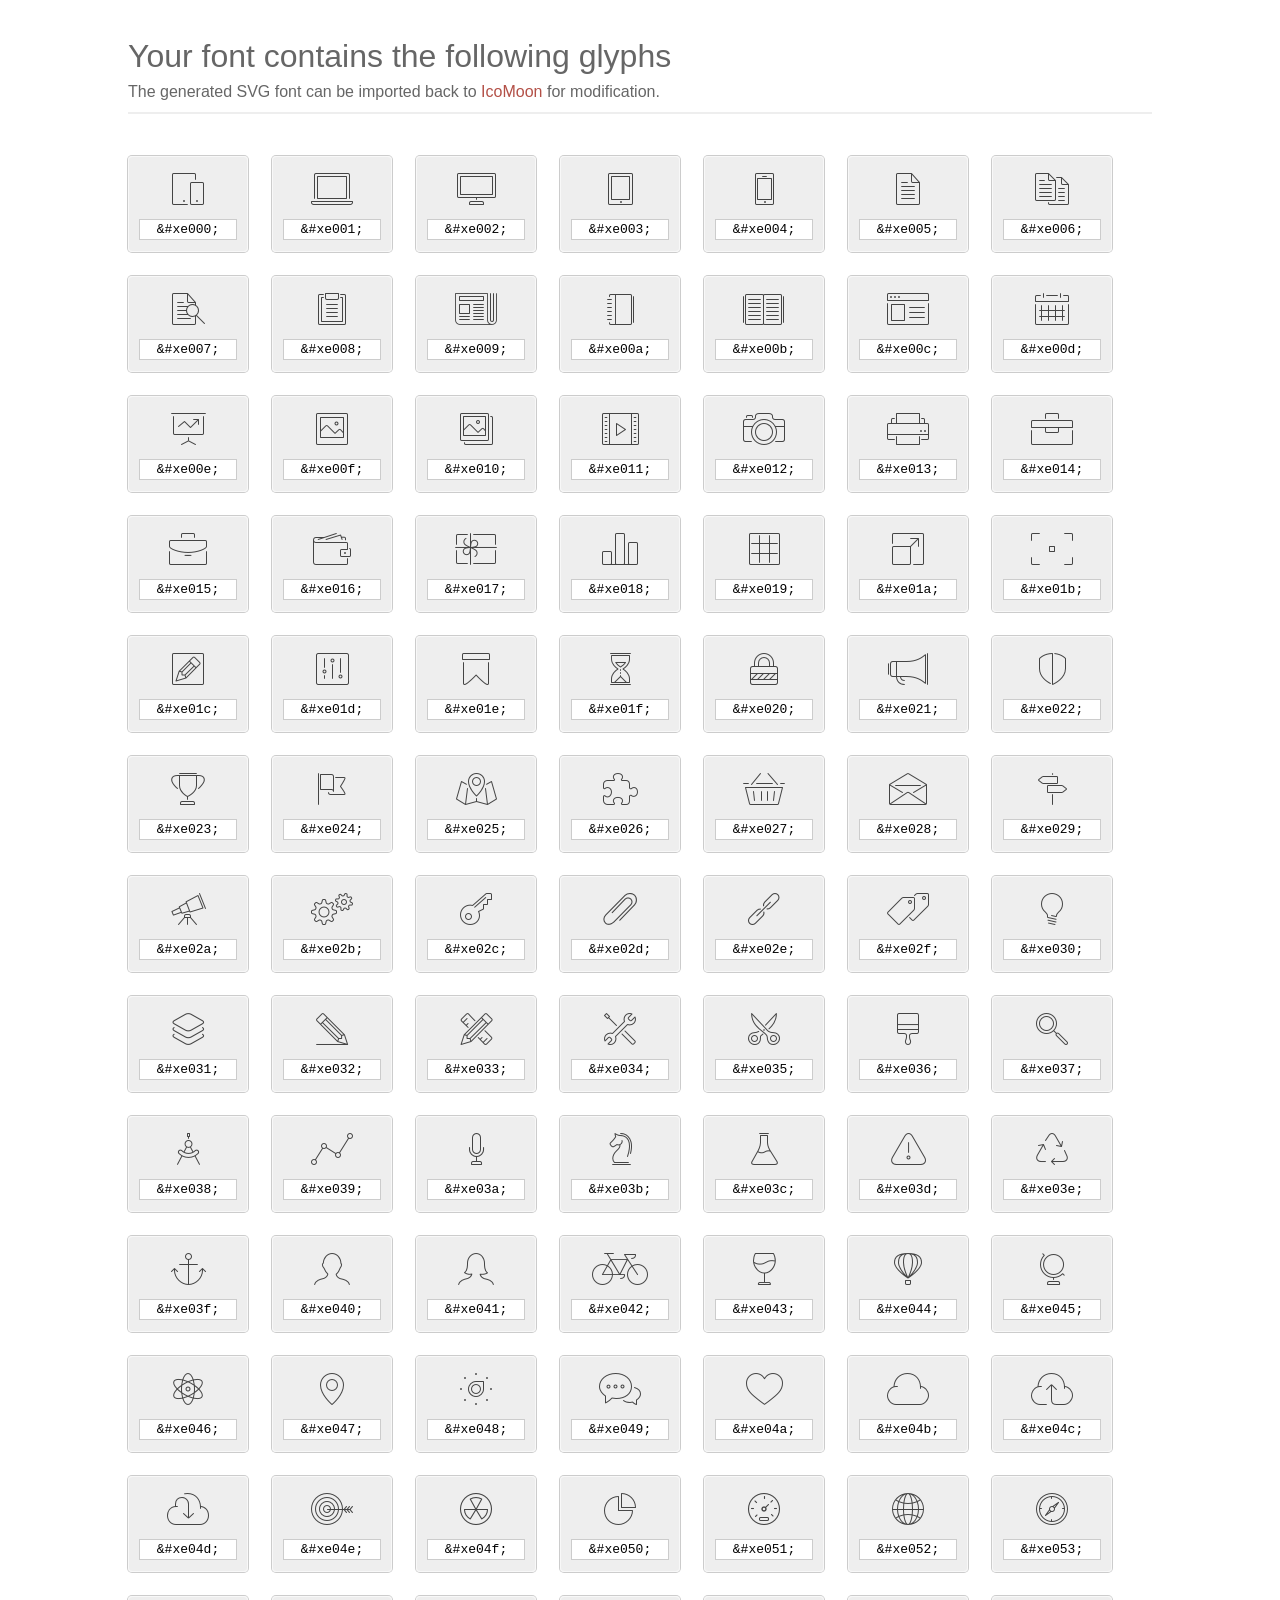
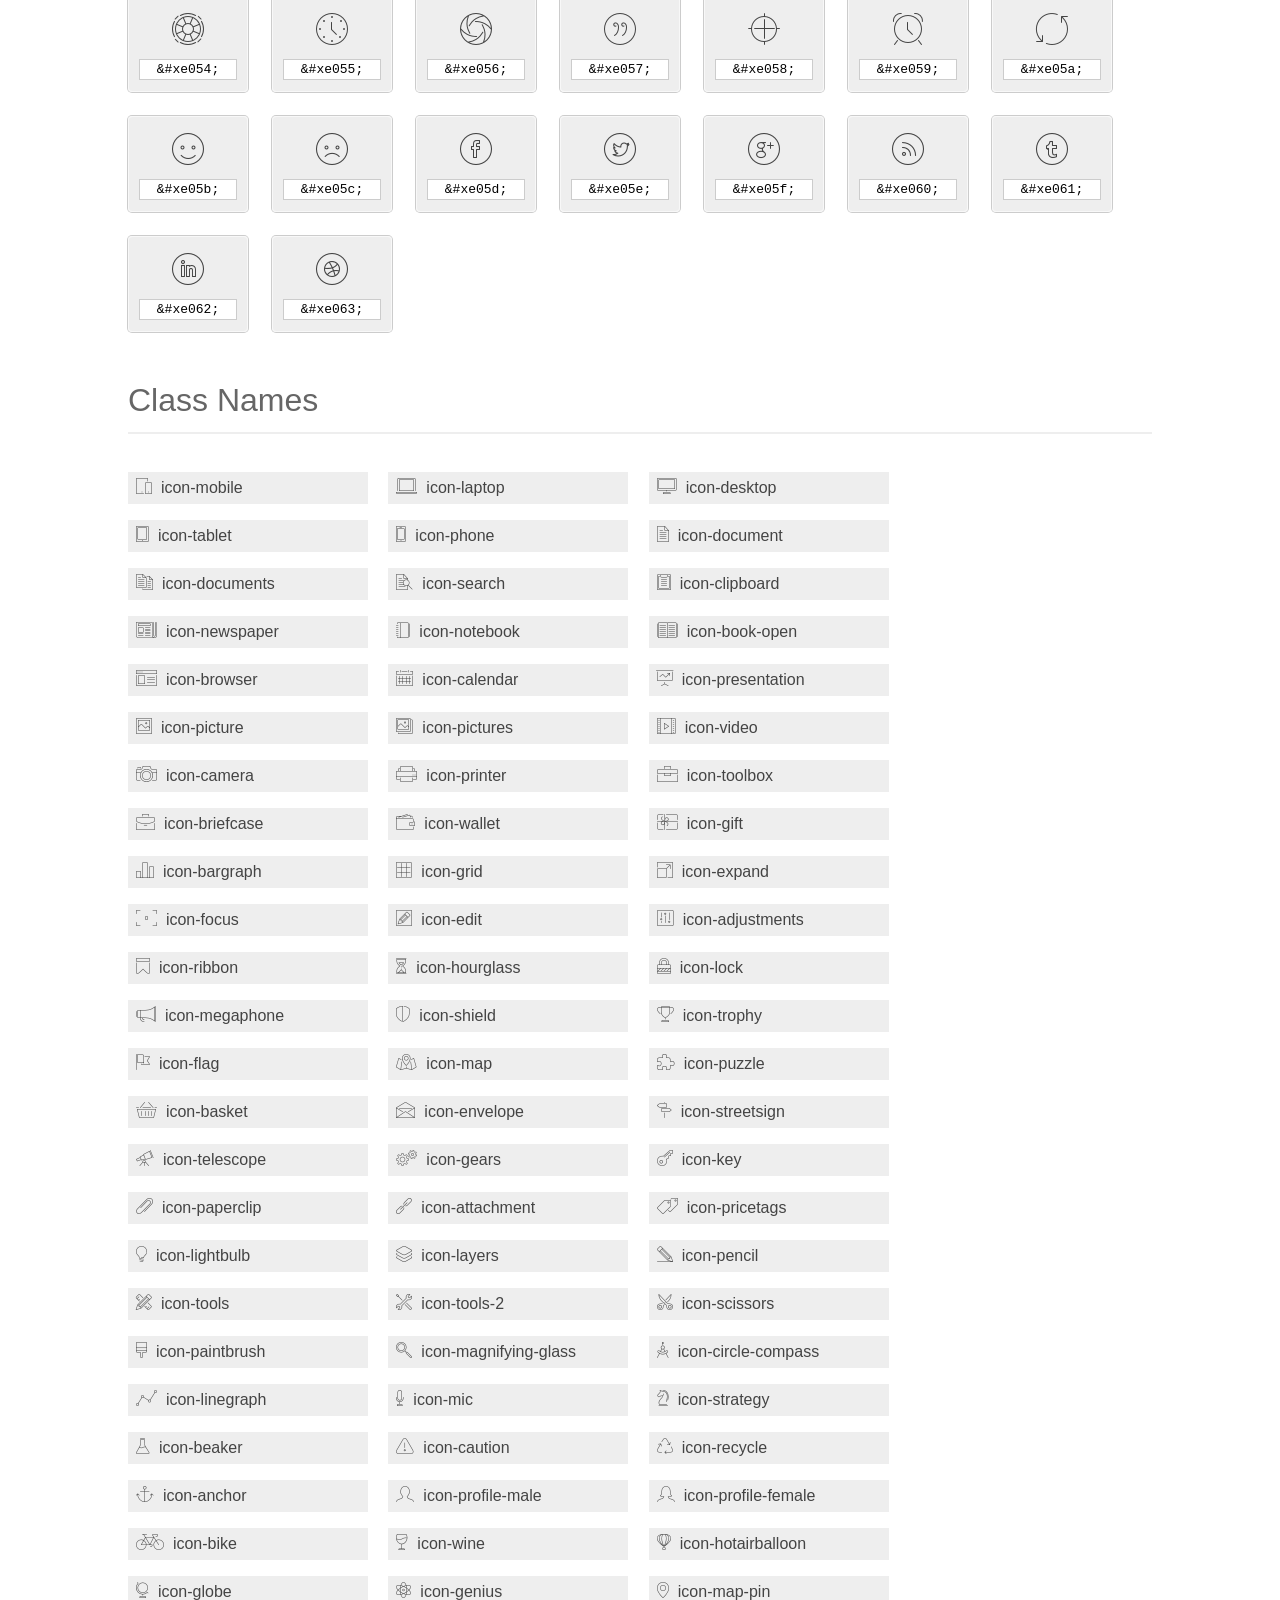
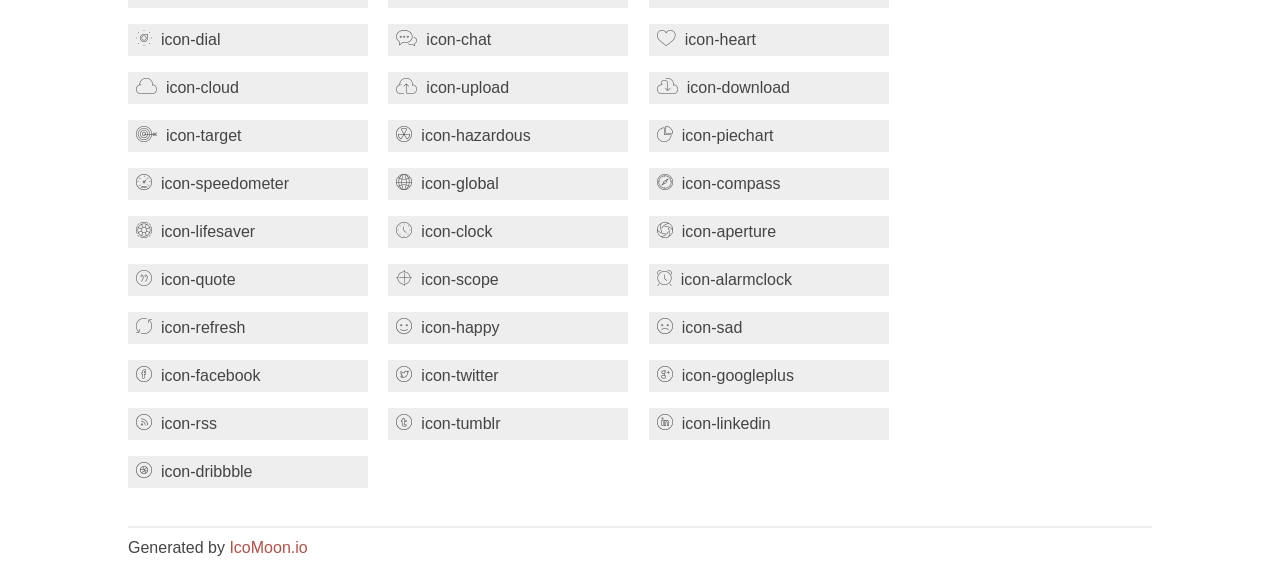
<file: fonts/et-line-font/index.html>
<!doctype html>
<html>
<head>
<title>Your Font/Glyphs</title>
<link rel="stylesheet" href="style.css" >
<!--[if lte IE 7]><script src="lte-ie7.js"></script><![endif]-->
<style>
	section, header, footer {display: block;}
	body {
		font-family: sans-serif;
		color: #444;
		line-height: 1.5;
		font-size: 1em;
	}
	* {
		-moz-box-sizing: border-box;
		-webkit-box-sizing: border-box;
		box-sizing: border-box;
		margin: 0;
		padding: 0;
	}
	.glyph {
		font-size: 16px;
		float: left;
		text-align: center;
		background: #eee;
		padding: .75em;
		margin: .75em 1.5em .75em 0;
		width: 7.5em;
		border-radius: .25em;
		box-shadow: inset 0 0 0 1px #f8f8f8, 0 0 0 1px #CCC;
	}
	.glyph input {
		font-family: consolas, monospace;
		font-size: 13px;
		width: 100%;
		text-align: center;
		border: 0;
		box-shadow: 0 0 0 1px #ccc;
		padding: .125em;
	}
	.w-main {
		width: 80%;
	}
	.centered {
		margin-left: auto;
		margin-right: auto;
	}
	.fs1 {
		font-size: 2em;
	}
	header {
		margin: 2em 0;
		padding-bottom: .5em;
		color: #666;
		box-shadow: 0 2px #eee;
	}
	header h1 {
		font-size: 2em;
		font-weight: normal;
	}
	.clearfix:before, .clearfix:after { content: ""; display: table; }
	.clearfix:after, .clear { clear: both; }
	footer {
		margin-top: 2em;
		padding: .5em 0;
		box-shadow: 0 -2px #eee;
	}
	a, a:visited {
		color: #B35047;
		text-decoration: none;
	}
	a:hover, a:focus {color: #000;}
	.box1 {
		font-size: 16px;
		display: inline-block;
		width: 15em;
		padding: .25em .5em;
		background: #eee;
		margin: .5em 1em .5em 0;
	}
</style>
</head>
<body>
	<div class="w-main centered">
	<section class="mtm clearfix" id="glyphs">
	<header>
		<h1>Your font contains the following glyphs</h1>
		<p>The generated SVG font can be imported back to <a href="http://icomoon.io/app">IcoMoon</a> for modification.</p>
	</header>
	<div class="glyph">
		<div class="fs1" aria-hidden="true" data-icon="&#xe000;"></div>
		<input type="text" readonly="readonly" value="&amp;#xe000;" >
	</div>
	<div class="glyph">
		<div class="fs1" aria-hidden="true" data-icon="&#xe001;"></div>
		<input type="text" readonly="readonly" value="&amp;#xe001;" >
	</div>
	<div class="glyph">
		<div class="fs1" aria-hidden="true" data-icon="&#xe002;"></div>
		<input type="text" readonly="readonly" value="&amp;#xe002;" >
	</div>
	<div class="glyph">
		<div class="fs1" aria-hidden="true" data-icon="&#xe003;"></div>
		<input type="text" readonly="readonly" value="&amp;#xe003;" >
	</div>
	<div class="glyph">
		<div class="fs1" aria-hidden="true" data-icon="&#xe004;"></div>
		<input type="text" readonly="readonly" value="&amp;#xe004;" >
	</div>
	<div class="glyph">
		<div class="fs1" aria-hidden="true" data-icon="&#xe005;"></div>
		<input type="text" readonly="readonly" value="&amp;#xe005;" >
	</div>
	<div class="glyph">
		<div class="fs1" aria-hidden="true" data-icon="&#xe006;"></div>
		<input type="text" readonly="readonly" value="&amp;#xe006;" >
	</div>
	<div class="glyph">
		<div class="fs1" aria-hidden="true" data-icon="&#xe007;"></div>
		<input type="text" readonly="readonly" value="&amp;#xe007;" >
	</div>
	<div class="glyph">
		<div class="fs1" aria-hidden="true" data-icon="&#xe008;"></div>
		<input type="text" readonly="readonly" value="&amp;#xe008;" >
	</div>
	<div class="glyph">
		<div class="fs1" aria-hidden="true" data-icon="&#xe009;"></div>
		<input type="text" readonly="readonly" value="&amp;#xe009;" >
	</div>
	<div class="glyph">
		<div class="fs1" aria-hidden="true" data-icon="&#xe00a;"></div>
		<input type="text" readonly="readonly" value="&amp;#xe00a;" >
	</div>
	<div class="glyph">
		<div class="fs1" aria-hidden="true" data-icon="&#xe00b;"></div>
		<input type="text" readonly="readonly" value="&amp;#xe00b;" >
	</div>
	<div class="glyph">
		<div class="fs1" aria-hidden="true" data-icon="&#xe00c;"></div>
		<input type="text" readonly="readonly" value="&amp;#xe00c;" >
	</div>
	<div class="glyph">
		<div class="fs1" aria-hidden="true" data-icon="&#xe00d;"></div>
		<input type="text" readonly="readonly" value="&amp;#xe00d;" >
	</div>
	<div class="glyph">
		<div class="fs1" aria-hidden="true" data-icon="&#xe00e;"></div>
		<input type="text" readonly="readonly" value="&amp;#xe00e;" >
	</div>
	<div class="glyph">
		<div class="fs1" aria-hidden="true" data-icon="&#xe00f;"></div>
		<input type="text" readonly="readonly" value="&amp;#xe00f;" >
	</div>
	<div class="glyph">
		<div class="fs1" aria-hidden="true" data-icon="&#xe010;"></div>
		<input type="text" readonly="readonly" value="&amp;#xe010;" >
	</div>
	<div class="glyph">
		<div class="fs1" aria-hidden="true" data-icon="&#xe011;"></div>
		<input type="text" readonly="readonly" value="&amp;#xe011;" >
	</div>
	<div class="glyph">
		<div class="fs1" aria-hidden="true" data-icon="&#xe012;"></div>
		<input type="text" readonly="readonly" value="&amp;#xe012;" >
	</div>
	<div class="glyph">
		<div class="fs1" aria-hidden="true" data-icon="&#xe013;"></div>
		<input type="text" readonly="readonly" value="&amp;#xe013;" >
	</div>
	<div class="glyph">
		<div class="fs1" aria-hidden="true" data-icon="&#xe014;"></div>
		<input type="text" readonly="readonly" value="&amp;#xe014;" >
	</div>
	<div class="glyph">
		<div class="fs1" aria-hidden="true" data-icon="&#xe015;"></div>
		<input type="text" readonly="readonly" value="&amp;#xe015;" >
	</div>
	<div class="glyph">
		<div class="fs1" aria-hidden="true" data-icon="&#xe016;"></div>
		<input type="text" readonly="readonly" value="&amp;#xe016;" >
	</div>
	<div class="glyph">
		<div class="fs1" aria-hidden="true" data-icon="&#xe017;"></div>
		<input type="text" readonly="readonly" value="&amp;#xe017;" >
	</div>
	<div class="glyph">
		<div class="fs1" aria-hidden="true" data-icon="&#xe018;"></div>
		<input type="text" readonly="readonly" value="&amp;#xe018;" >
	</div>
	<div class="glyph">
		<div class="fs1" aria-hidden="true" data-icon="&#xe019;"></div>
		<input type="text" readonly="readonly" value="&amp;#xe019;" >
	</div>
	<div class="glyph">
		<div class="fs1" aria-hidden="true" data-icon="&#xe01a;"></div>
		<input type="text" readonly="readonly" value="&amp;#xe01a;" >
	</div>
	<div class="glyph">
		<div class="fs1" aria-hidden="true" data-icon="&#xe01b;"></div>
		<input type="text" readonly="readonly" value="&amp;#xe01b;" >
	</div>
	<div class="glyph">
		<div class="fs1" aria-hidden="true" data-icon="&#xe01c;"></div>
		<input type="text" readonly="readonly" value="&amp;#xe01c;" >
	</div>
	<div class="glyph">
		<div class="fs1" aria-hidden="true" data-icon="&#xe01d;"></div>
		<input type="text" readonly="readonly" value="&amp;#xe01d;" >
	</div>
	<div class="glyph">
		<div class="fs1" aria-hidden="true" data-icon="&#xe01e;"></div>
		<input type="text" readonly="readonly" value="&amp;#xe01e;" >
	</div>
	<div class="glyph">
		<div class="fs1" aria-hidden="true" data-icon="&#xe01f;"></div>
		<input type="text" readonly="readonly" value="&amp;#xe01f;" >
	</div>
	<div class="glyph">
		<div class="fs1" aria-hidden="true" data-icon="&#xe020;"></div>
		<input type="text" readonly="readonly" value="&amp;#xe020;" >
	</div>
	<div class="glyph">
		<div class="fs1" aria-hidden="true" data-icon="&#xe021;"></div>
		<input type="text" readonly="readonly" value="&amp;#xe021;" >
	</div>
	<div class="glyph">
		<div class="fs1" aria-hidden="true" data-icon="&#xe022;"></div>
		<input type="text" readonly="readonly" value="&amp;#xe022;" >
	</div>
	<div class="glyph">
		<div class="fs1" aria-hidden="true" data-icon="&#xe023;"></div>
		<input type="text" readonly="readonly" value="&amp;#xe023;" >
	</div>
	<div class="glyph">
		<div class="fs1" aria-hidden="true" data-icon="&#xe024;"></div>
		<input type="text" readonly="readonly" value="&amp;#xe024;" >
	</div>
	<div class="glyph">
		<div class="fs1" aria-hidden="true" data-icon="&#xe025;"></div>
		<input type="text" readonly="readonly" value="&amp;#xe025;" >
	</div>
	<div class="glyph">
		<div class="fs1" aria-hidden="true" data-icon="&#xe026;"></div>
		<input type="text" readonly="readonly" value="&amp;#xe026;" >
	</div>
	<div class="glyph">
		<div class="fs1" aria-hidden="true" data-icon="&#xe027;"></div>
		<input type="text" readonly="readonly" value="&amp;#xe027;" >
	</div>
	<div class="glyph">
		<div class="fs1" aria-hidden="true" data-icon="&#xe028;"></div>
		<input type="text" readonly="readonly" value="&amp;#xe028;" >
	</div>
	<div class="glyph">
		<div class="fs1" aria-hidden="true" data-icon="&#xe029;"></div>
		<input type="text" readonly="readonly" value="&amp;#xe029;" >
	</div>
	<div class="glyph">
		<div class="fs1" aria-hidden="true" data-icon="&#xe02a;"></div>
		<input type="text" readonly="readonly" value="&amp;#xe02a;" >
	</div>
	<div class="glyph">
		<div class="fs1" aria-hidden="true" data-icon="&#xe02b;"></div>
		<input type="text" readonly="readonly" value="&amp;#xe02b;" >
	</div>
	<div class="glyph">
		<div class="fs1" aria-hidden="true" data-icon="&#xe02c;"></div>
		<input type="text" readonly="readonly" value="&amp;#xe02c;" >
	</div>
	<div class="glyph">
		<div class="fs1" aria-hidden="true" data-icon="&#xe02d;"></div>
		<input type="text" readonly="readonly" value="&amp;#xe02d;" >
	</div>
	<div class="glyph">
		<div class="fs1" aria-hidden="true" data-icon="&#xe02e;"></div>
		<input type="text" readonly="readonly" value="&amp;#xe02e;" >
	</div>
	<div class="glyph">
		<div class="fs1" aria-hidden="true" data-icon="&#xe02f;"></div>
		<input type="text" readonly="readonly" value="&amp;#xe02f;" >
	</div>
	<div class="glyph">
		<div class="fs1" aria-hidden="true" data-icon="&#xe030;"></div>
		<input type="text" readonly="readonly" value="&amp;#xe030;" >
	</div>
	<div class="glyph">
		<div class="fs1" aria-hidden="true" data-icon="&#xe031;"></div>
		<input type="text" readonly="readonly" value="&amp;#xe031;" >
	</div>
	<div class="glyph">
		<div class="fs1" aria-hidden="true" data-icon="&#xe032;"></div>
		<input type="text" readonly="readonly" value="&amp;#xe032;" >
	</div>
	<div class="glyph">
		<div class="fs1" aria-hidden="true" data-icon="&#xe033;"></div>
		<input type="text" readonly="readonly" value="&amp;#xe033;" >
	</div>
	<div class="glyph">
		<div class="fs1" aria-hidden="true" data-icon="&#xe034;"></div>
		<input type="text" readonly="readonly" value="&amp;#xe034;" >
	</div>
	<div class="glyph">
		<div class="fs1" aria-hidden="true" data-icon="&#xe035;"></div>
		<input type="text" readonly="readonly" value="&amp;#xe035;" >
	</div>
	<div class="glyph">
		<div class="fs1" aria-hidden="true" data-icon="&#xe036;"></div>
		<input type="text" readonly="readonly" value="&amp;#xe036;" >
	</div>
	<div class="glyph">
		<div class="fs1" aria-hidden="true" data-icon="&#xe037;"></div>
		<input type="text" readonly="readonly" value="&amp;#xe037;" >
	</div>
	<div class="glyph">
		<div class="fs1" aria-hidden="true" data-icon="&#xe038;"></div>
		<input type="text" readonly="readonly" value="&amp;#xe038;" >
	</div>
	<div class="glyph">
		<div class="fs1" aria-hidden="true" data-icon="&#xe039;"></div>
		<input type="text" readonly="readonly" value="&amp;#xe039;" >
	</div>
	<div class="glyph">
		<div class="fs1" aria-hidden="true" data-icon="&#xe03a;"></div>
		<input type="text" readonly="readonly" value="&amp;#xe03a;" >
	</div>
	<div class="glyph">
		<div class="fs1" aria-hidden="true" data-icon="&#xe03b;"></div>
		<input type="text" readonly="readonly" value="&amp;#xe03b;" >
	</div>
	<div class="glyph">
		<div class="fs1" aria-hidden="true" data-icon="&#xe03c;"></div>
		<input type="text" readonly="readonly" value="&amp;#xe03c;" >
	</div>
	<div class="glyph">
		<div class="fs1" aria-hidden="true" data-icon="&#xe03d;"></div>
		<input type="text" readonly="readonly" value="&amp;#xe03d;" >
	</div>
	<div class="glyph">
		<div class="fs1" aria-hidden="true" data-icon="&#xe03e;"></div>
		<input type="text" readonly="readonly" value="&amp;#xe03e;" >
	</div>
	<div class="glyph">
		<div class="fs1" aria-hidden="true" data-icon="&#xe03f;"></div>
		<input type="text" readonly="readonly" value="&amp;#xe03f;" >
	</div>
	<div class="glyph">
		<div class="fs1" aria-hidden="true" data-icon="&#xe040;"></div>
		<input type="text" readonly="readonly" value="&amp;#xe040;" >
	</div>
	<div class="glyph">
		<div class="fs1" aria-hidden="true" data-icon="&#xe041;"></div>
		<input type="text" readonly="readonly" value="&amp;#xe041;" >
	</div>
	<div class="glyph">
		<div class="fs1" aria-hidden="true" data-icon="&#xe042;"></div>
		<input type="text" readonly="readonly" value="&amp;#xe042;" >
	</div>
	<div class="glyph">
		<div class="fs1" aria-hidden="true" data-icon="&#xe043;"></div>
		<input type="text" readonly="readonly" value="&amp;#xe043;" >
	</div>
	<div class="glyph">
		<div class="fs1" aria-hidden="true" data-icon="&#xe044;"></div>
		<input type="text" readonly="readonly" value="&amp;#xe044;" >
	</div>
	<div class="glyph">
		<div class="fs1" aria-hidden="true" data-icon="&#xe045;"></div>
		<input type="text" readonly="readonly" value="&amp;#xe045;" >
	</div>
	<div class="glyph">
		<div class="fs1" aria-hidden="true" data-icon="&#xe046;"></div>
		<input type="text" readonly="readonly" value="&amp;#xe046;" >
	</div>
	<div class="glyph">
		<div class="fs1" aria-hidden="true" data-icon="&#xe047;"></div>
		<input type="text" readonly="readonly" value="&amp;#xe047;" >
	</div>
	<div class="glyph">
		<div class="fs1" aria-hidden="true" data-icon="&#xe048;"></div>
		<input type="text" readonly="readonly" value="&amp;#xe048;" >
	</div>
	<div class="glyph">
		<div class="fs1" aria-hidden="true" data-icon="&#xe049;"></div>
		<input type="text" readonly="readonly" value="&amp;#xe049;" >
	</div>
	<div class="glyph">
		<div class="fs1" aria-hidden="true" data-icon="&#xe04a;"></div>
		<input type="text" readonly="readonly" value="&amp;#xe04a;" >
	</div>
	<div class="glyph">
		<div class="fs1" aria-hidden="true" data-icon="&#xe04b;"></div>
		<input type="text" readonly="readonly" value="&amp;#xe04b;" >
	</div>
	<div class="glyph">
		<div class="fs1" aria-hidden="true" data-icon="&#xe04c;"></div>
		<input type="text" readonly="readonly" value="&amp;#xe04c;" >
	</div>
	<div class="glyph">
		<div class="fs1" aria-hidden="true" data-icon="&#xe04d;"></div>
		<input type="text" readonly="readonly" value="&amp;#xe04d;" >
	</div>
	<div class="glyph">
		<div class="fs1" aria-hidden="true" data-icon="&#xe04e;"></div>
		<input type="text" readonly="readonly" value="&amp;#xe04e;" >
	</div>
	<div class="glyph">
		<div class="fs1" aria-hidden="true" data-icon="&#xe04f;"></div>
		<input type="text" readonly="readonly" value="&amp;#xe04f;" >
	</div>
	<div class="glyph">
		<div class="fs1" aria-hidden="true" data-icon="&#xe050;"></div>
		<input type="text" readonly="readonly" value="&amp;#xe050;" >
	</div>
	<div class="glyph">
		<div class="fs1" aria-hidden="true" data-icon="&#xe051;"></div>
		<input type="text" readonly="readonly" value="&amp;#xe051;" >
	</div>
	<div class="glyph">
		<div class="fs1" aria-hidden="true" data-icon="&#xe052;"></div>
		<input type="text" readonly="readonly" value="&amp;#xe052;" >
	</div>
	<div class="glyph">
		<div class="fs1" aria-hidden="true" data-icon="&#xe053;"></div>
		<input type="text" readonly="readonly" value="&amp;#xe053;" >
	</div>
	<div class="glyph">
		<div class="fs1" aria-hidden="true" data-icon="&#xe054;"></div>
		<input type="text" readonly="readonly" value="&amp;#xe054;" >
	</div>
	<div class="glyph">
		<div class="fs1" aria-hidden="true" data-icon="&#xe055;"></div>
		<input type="text" readonly="readonly" value="&amp;#xe055;" >
	</div>
	<div class="glyph">
		<div class="fs1" aria-hidden="true" data-icon="&#xe056;"></div>
		<input type="text" readonly="readonly" value="&amp;#xe056;" >
	</div>
	<div class="glyph">
		<div class="fs1" aria-hidden="true" data-icon="&#xe057;"></div>
		<input type="text" readonly="readonly" value="&amp;#xe057;" >
	</div>
	<div class="glyph">
		<div class="fs1" aria-hidden="true" data-icon="&#xe058;"></div>
		<input type="text" readonly="readonly" value="&amp;#xe058;" >
	</div>
	<div class="glyph">
		<div class="fs1" aria-hidden="true" data-icon="&#xe059;"></div>
		<input type="text" readonly="readonly" value="&amp;#xe059;" >
	</div>
	<div class="glyph">
		<div class="fs1" aria-hidden="true" data-icon="&#xe05a;"></div>
		<input type="text" readonly="readonly" value="&amp;#xe05a;" >
	</div>
	<div class="glyph">
		<div class="fs1" aria-hidden="true" data-icon="&#xe05b;"></div>
		<input type="text" readonly="readonly" value="&amp;#xe05b;" >
	</div>
	<div class="glyph">
		<div class="fs1" aria-hidden="true" data-icon="&#xe05c;"></div>
		<input type="text" readonly="readonly" value="&amp;#xe05c;" >
	</div>
	<div class="glyph">
		<div class="fs1" aria-hidden="true" data-icon="&#xe05d;"></div>
		<input type="text" readonly="readonly" value="&amp;#xe05d;" >
	</div>
	<div class="glyph">
		<div class="fs1" aria-hidden="true" data-icon="&#xe05e;"></div>
		<input type="text" readonly="readonly" value="&amp;#xe05e;" >
	</div>
	<div class="glyph">
		<div class="fs1" aria-hidden="true" data-icon="&#xe05f;"></div>
		<input type="text" readonly="readonly" value="&amp;#xe05f;" >
	</div>
	<div class="glyph">
		<div class="fs1" aria-hidden="true" data-icon="&#xe060;"></div>
		<input type="text" readonly="readonly" value="&amp;#xe060;" >
	</div>
	<div class="glyph">
		<div class="fs1" aria-hidden="true" data-icon="&#xe061;"></div>
		<input type="text" readonly="readonly" value="&amp;#xe061;" >
	</div>
	<div class="glyph">
		<div class="fs1" aria-hidden="true" data-icon="&#xe062;"></div>
		<input type="text" readonly="readonly" value="&amp;#xe062;" >
	</div>
	<div class="glyph">
		<div class="fs1" aria-hidden="true" data-icon="&#xe063;"></div>
		<input type="text" readonly="readonly" value="&amp;#xe063;" >
	</div>
	</section>
	<div class="clear"></div>
	<section class="mtm clearfix" id="glyphs">
	<header>
		<h1>Class Names</h1>
	</header>
	<span class="box1">
		<span aria-hidden="true" class="icon-mobile"></span>
		&nbsp;icon-mobile
	</span>
	<span class="box1">
		<span aria-hidden="true" class="icon-laptop"></span>
		&nbsp;icon-laptop
	</span>
	<span class="box1">
		<span aria-hidden="true" class="icon-desktop"></span>
		&nbsp;icon-desktop
	</span>
	<span class="box1">
		<span aria-hidden="true" class="icon-tablet"></span>
		&nbsp;icon-tablet
	</span>
	<span class="box1">
		<span aria-hidden="true" class="icon-phone"></span>
		&nbsp;icon-phone
	</span>
	<span class="box1">
		<span aria-hidden="true" class="icon-document"></span>
		&nbsp;icon-document
	</span>
	<span class="box1">
		<span aria-hidden="true" class="icon-documents"></span>
		&nbsp;icon-documents
	</span>
	<span class="box1">
		<span aria-hidden="true" class="icon-search"></span>
		&nbsp;icon-search
	</span>
	<span class="box1">
		<span aria-hidden="true" class="icon-clipboard"></span>
		&nbsp;icon-clipboard
	</span>
	<span class="box1">
		<span aria-hidden="true" class="icon-newspaper"></span>
		&nbsp;icon-newspaper
	</span>
	<span class="box1">
		<span aria-hidden="true" class="icon-notebook"></span>
		&nbsp;icon-notebook
	</span>
	<span class="box1">
		<span aria-hidden="true" class="icon-book-open"></span>
		&nbsp;icon-book-open
	</span>
	<span class="box1">
		<span aria-hidden="true" class="icon-browser"></span>
		&nbsp;icon-browser
	</span>
	<span class="box1">
		<span aria-hidden="true" class="icon-calendar"></span>
		&nbsp;icon-calendar
	</span>
	<span class="box1">
		<span aria-hidden="true" class="icon-presentation"></span>
		&nbsp;icon-presentation
	</span>
	<span class="box1">
		<span aria-hidden="true" class="icon-picture"></span>
		&nbsp;icon-picture
	</span>
	<span class="box1">
		<span aria-hidden="true" class="icon-pictures"></span>
		&nbsp;icon-pictures
	</span>
	<span class="box1">
		<span aria-hidden="true" class="icon-video"></span>
		&nbsp;icon-video
	</span>
	<span class="box1">
		<span aria-hidden="true" class="icon-camera"></span>
		&nbsp;icon-camera
	</span>
	<span class="box1">
		<span aria-hidden="true" class="icon-printer"></span>
		&nbsp;icon-printer
	</span>
	<span class="box1">
		<span aria-hidden="true" class="icon-toolbox"></span>
		&nbsp;icon-toolbox
	</span>
	<span class="box1">
		<span aria-hidden="true" class="icon-briefcase"></span>
		&nbsp;icon-briefcase
	</span>
	<span class="box1">
		<span aria-hidden="true" class="icon-wallet"></span>
		&nbsp;icon-wallet
	</span>
	<span class="box1">
		<span aria-hidden="true" class="icon-gift"></span>
		&nbsp;icon-gift
	</span>
	<span class="box1">
		<span aria-hidden="true" class="icon-bargraph"></span>
		&nbsp;icon-bargraph
	</span>
	<span class="box1">
		<span aria-hidden="true" class="icon-grid"></span>
		&nbsp;icon-grid
	</span>
	<span class="box1">
		<span aria-hidden="true" class="icon-expand"></span>
		&nbsp;icon-expand
	</span>
	<span class="box1">
		<span aria-hidden="true" class="icon-focus"></span>
		&nbsp;icon-focus
	</span>
	<span class="box1">
		<span aria-hidden="true" class="icon-edit"></span>
		&nbsp;icon-edit
	</span>
	<span class="box1">
		<span aria-hidden="true" class="icon-adjustments"></span>
		&nbsp;icon-adjustments
	</span>
	<span class="box1">
		<span aria-hidden="true" class="icon-ribbon"></span>
		&nbsp;icon-ribbon
	</span>
	<span class="box1">
		<span aria-hidden="true" class="icon-hourglass"></span>
		&nbsp;icon-hourglass
	</span>
	<span class="box1">
		<span aria-hidden="true" class="icon-lock"></span>
		&nbsp;icon-lock
	</span>
	<span class="box1">
		<span aria-hidden="true" class="icon-megaphone"></span>
		&nbsp;icon-megaphone
	</span>
	<span class="box1">
		<span aria-hidden="true" class="icon-shield"></span>
		&nbsp;icon-shield
	</span>
	<span class="box1">
		<span aria-hidden="true" class="icon-trophy"></span>
		&nbsp;icon-trophy
	</span>
	<span class="box1">
		<span aria-hidden="true" class="icon-flag"></span>
		&nbsp;icon-flag
	</span>
	<span class="box1">
		<span aria-hidden="true" class="icon-map"></span>
		&nbsp;icon-map
	</span>
	<span class="box1">
		<span aria-hidden="true" class="icon-puzzle"></span>
		&nbsp;icon-puzzle
	</span>
	<span class="box1">
		<span aria-hidden="true" class="icon-basket"></span>
		&nbsp;icon-basket
	</span>
	<span class="box1">
		<span aria-hidden="true" class="icon-envelope"></span>
		&nbsp;icon-envelope
	</span>
	<span class="box1">
		<span aria-hidden="true" class="icon-streetsign"></span>
		&nbsp;icon-streetsign
	</span>
	<span class="box1">
		<span aria-hidden="true" class="icon-telescope"></span>
		&nbsp;icon-telescope
	</span>
	<span class="box1">
		<span aria-hidden="true" class="icon-gears"></span>
		&nbsp;icon-gears
	</span>
	<span class="box1">
		<span aria-hidden="true" class="icon-key"></span>
		&nbsp;icon-key
	</span>
	<span class="box1">
		<span aria-hidden="true" class="icon-paperclip"></span>
		&nbsp;icon-paperclip
	</span>
	<span class="box1">
		<span aria-hidden="true" class="icon-attachment"></span>
		&nbsp;icon-attachment
	</span>
	<span class="box1">
		<span aria-hidden="true" class="icon-pricetags"></span>
		&nbsp;icon-pricetags
	</span>
	<span class="box1">
		<span aria-hidden="true" class="icon-lightbulb"></span>
		&nbsp;icon-lightbulb
	</span>
	<span class="box1">
		<span aria-hidden="true" class="icon-layers"></span>
		&nbsp;icon-layers
	</span>
	<span class="box1">
		<span aria-hidden="true" class="icon-pencil"></span>
		&nbsp;icon-pencil
	</span>
	<span class="box1">
		<span aria-hidden="true" class="icon-tools"></span>
		&nbsp;icon-tools
	</span>
	<span class="box1">
		<span aria-hidden="true" class="icon-tools-2"></span>
		&nbsp;icon-tools-2
	</span>
	<span class="box1">
		<span aria-hidden="true" class="icon-scissors"></span>
		&nbsp;icon-scissors
	</span>
	<span class="box1">
		<span aria-hidden="true" class="icon-paintbrush"></span>
		&nbsp;icon-paintbrush
	</span>
	<span class="box1">
		<span aria-hidden="true" class="icon-magnifying-glass"></span>
		&nbsp;icon-magnifying-glass
	</span>
	<span class="box1">
		<span aria-hidden="true" class="icon-circle-compass"></span>
		&nbsp;icon-circle-compass
	</span>
	<span class="box1">
		<span aria-hidden="true" class="icon-linegraph"></span>
		&nbsp;icon-linegraph
	</span>
	<span class="box1">
		<span aria-hidden="true" class="icon-mic"></span>
		&nbsp;icon-mic
	</span>
	<span class="box1">
		<span aria-hidden="true" class="icon-strategy"></span>
		&nbsp;icon-strategy
	</span>
	<span class="box1">
		<span aria-hidden="true" class="icon-beaker"></span>
		&nbsp;icon-beaker
	</span>
	<span class="box1">
		<span aria-hidden="true" class="icon-caution"></span>
		&nbsp;icon-caution
	</span>
	<span class="box1">
		<span aria-hidden="true" class="icon-recycle"></span>
		&nbsp;icon-recycle
	</span>
	<span class="box1">
		<span aria-hidden="true" class="icon-anchor"></span>
		&nbsp;icon-anchor
	</span>
	<span class="box1">
		<span aria-hidden="true" class="icon-profile-male"></span>
		&nbsp;icon-profile-male
	</span>
	<span class="box1">
		<span aria-hidden="true" class="icon-profile-female"></span>
		&nbsp;icon-profile-female
	</span>
	<span class="box1">
		<span aria-hidden="true" class="icon-bike"></span>
		&nbsp;icon-bike
	</span>
	<span class="box1">
		<span aria-hidden="true" class="icon-wine"></span>
		&nbsp;icon-wine
	</span>
	<span class="box1">
		<span aria-hidden="true" class="icon-hotairballoon"></span>
		&nbsp;icon-hotairballoon
	</span>
	<span class="box1">
		<span aria-hidden="true" class="icon-globe"></span>
		&nbsp;icon-globe
	</span>
	<span class="box1">
		<span aria-hidden="true" class="icon-genius"></span>
		&nbsp;icon-genius
	</span>
	<span class="box1">
		<span aria-hidden="true" class="icon-map-pin"></span>
		&nbsp;icon-map-pin
	</span>
	<span class="box1">
		<span aria-hidden="true" class="icon-dial"></span>
		&nbsp;icon-dial
	</span>
	<span class="box1">
		<span aria-hidden="true" class="icon-chat"></span>
		&nbsp;icon-chat
	</span>
	<span class="box1">
		<span aria-hidden="true" class="icon-heart"></span>
		&nbsp;icon-heart
	</span>
	<span class="box1">
		<span aria-hidden="true" class="icon-cloud"></span>
		&nbsp;icon-cloud
	</span>
	<span class="box1">
		<span aria-hidden="true" class="icon-upload"></span>
		&nbsp;icon-upload
	</span>
	<span class="box1">
		<span aria-hidden="true" class="icon-download"></span>
		&nbsp;icon-download
	</span>
	<span class="box1">
		<span aria-hidden="true" class="icon-target"></span>
		&nbsp;icon-target
	</span>
	<span class="box1">
		<span aria-hidden="true" class="icon-hazardous"></span>
		&nbsp;icon-hazardous
	</span>
	<span class="box1">
		<span aria-hidden="true" class="icon-piechart"></span>
		&nbsp;icon-piechart
	</span>
	<span class="box1">
		<span aria-hidden="true" class="icon-speedometer"></span>
		&nbsp;icon-speedometer
	</span>
	<span class="box1">
		<span aria-hidden="true" class="icon-global"></span>
		&nbsp;icon-global
	</span>
	<span class="box1">
		<span aria-hidden="true" class="icon-compass"></span>
		&nbsp;icon-compass
	</span>
	<span class="box1">
		<span aria-hidden="true" class="icon-lifesaver"></span>
		&nbsp;icon-lifesaver
	</span>
	<span class="box1">
		<span aria-hidden="true" class="icon-clock"></span>
		&nbsp;icon-clock
	</span>
	<span class="box1">
		<span aria-hidden="true" class="icon-aperture"></span>
		&nbsp;icon-aperture
	</span>
	<span class="box1">
		<span aria-hidden="true" class="icon-quote"></span>
		&nbsp;icon-quote
	</span>
	<span class="box1">
		<span aria-hidden="true" class="icon-scope"></span>
		&nbsp;icon-scope
	</span>
	<span class="box1">
		<span aria-hidden="true" class="icon-alarmclock"></span>
		&nbsp;icon-alarmclock
	</span>
	<span class="box1">
		<span aria-hidden="true" class="icon-refresh"></span>
		&nbsp;icon-refresh
	</span>
	<span class="box1">
		<span aria-hidden="true" class="icon-happy"></span>
		&nbsp;icon-happy
	</span>
	<span class="box1">
		<span aria-hidden="true" class="icon-sad"></span>
		&nbsp;icon-sad
	</span>
	<span class="box1">
		<span aria-hidden="true" class="icon-facebook"></span>
		&nbsp;icon-facebook
	</span>
	<span class="box1">
		<span aria-hidden="true" class="icon-twitter"></span>
		&nbsp;icon-twitter
	</span>
	<span class="box1">
		<span aria-hidden="true" class="icon-googleplus"></span>
		&nbsp;icon-googleplus
	</span>
	<span class="box1">
		<span aria-hidden="true" class="icon-rss"></span>
		&nbsp;icon-rss
	</span>
	<span class="box1">
		<span aria-hidden="true" class="icon-tumblr"></span>
		&nbsp;icon-tumblr
	</span>
	<span class="box1">
		<span aria-hidden="true" class="icon-linkedin"></span>
		&nbsp;icon-linkedin
	</span>
	<span class="box1">
		<span aria-hidden="true" class="icon-dribbble"></span>
		&nbsp;icon-dribbble
	</span>
	</section>
	<footer>
		<p>Generated by <a href="http://icomoon.io">IcoMoon.io</a></p>
	</footer>
	</div>
	<script>
	document.getElementById("glyphs").addEventListener("click", function(e) {
		var target = e.target;
		if (target.tagName === "INPUT") {
			target.select();
		}
	});
	</script>
</body>
</html>
</file>
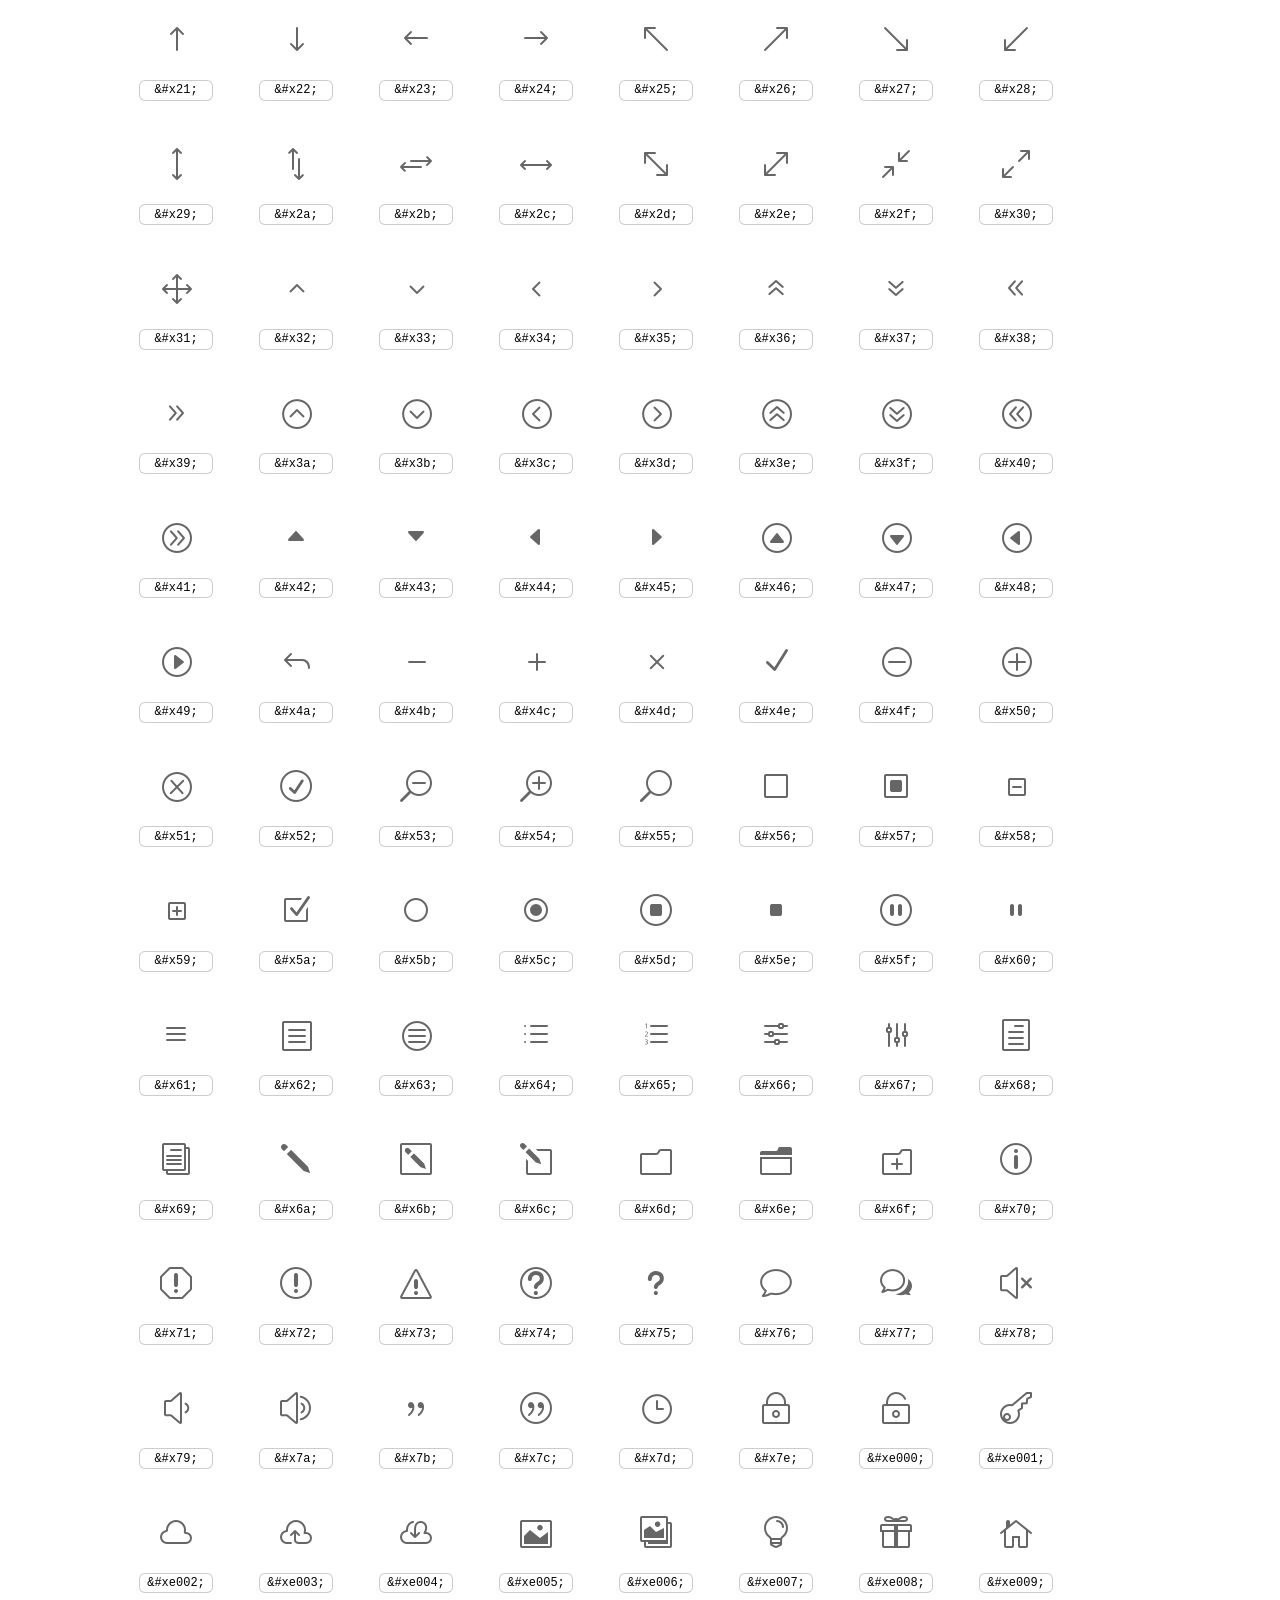
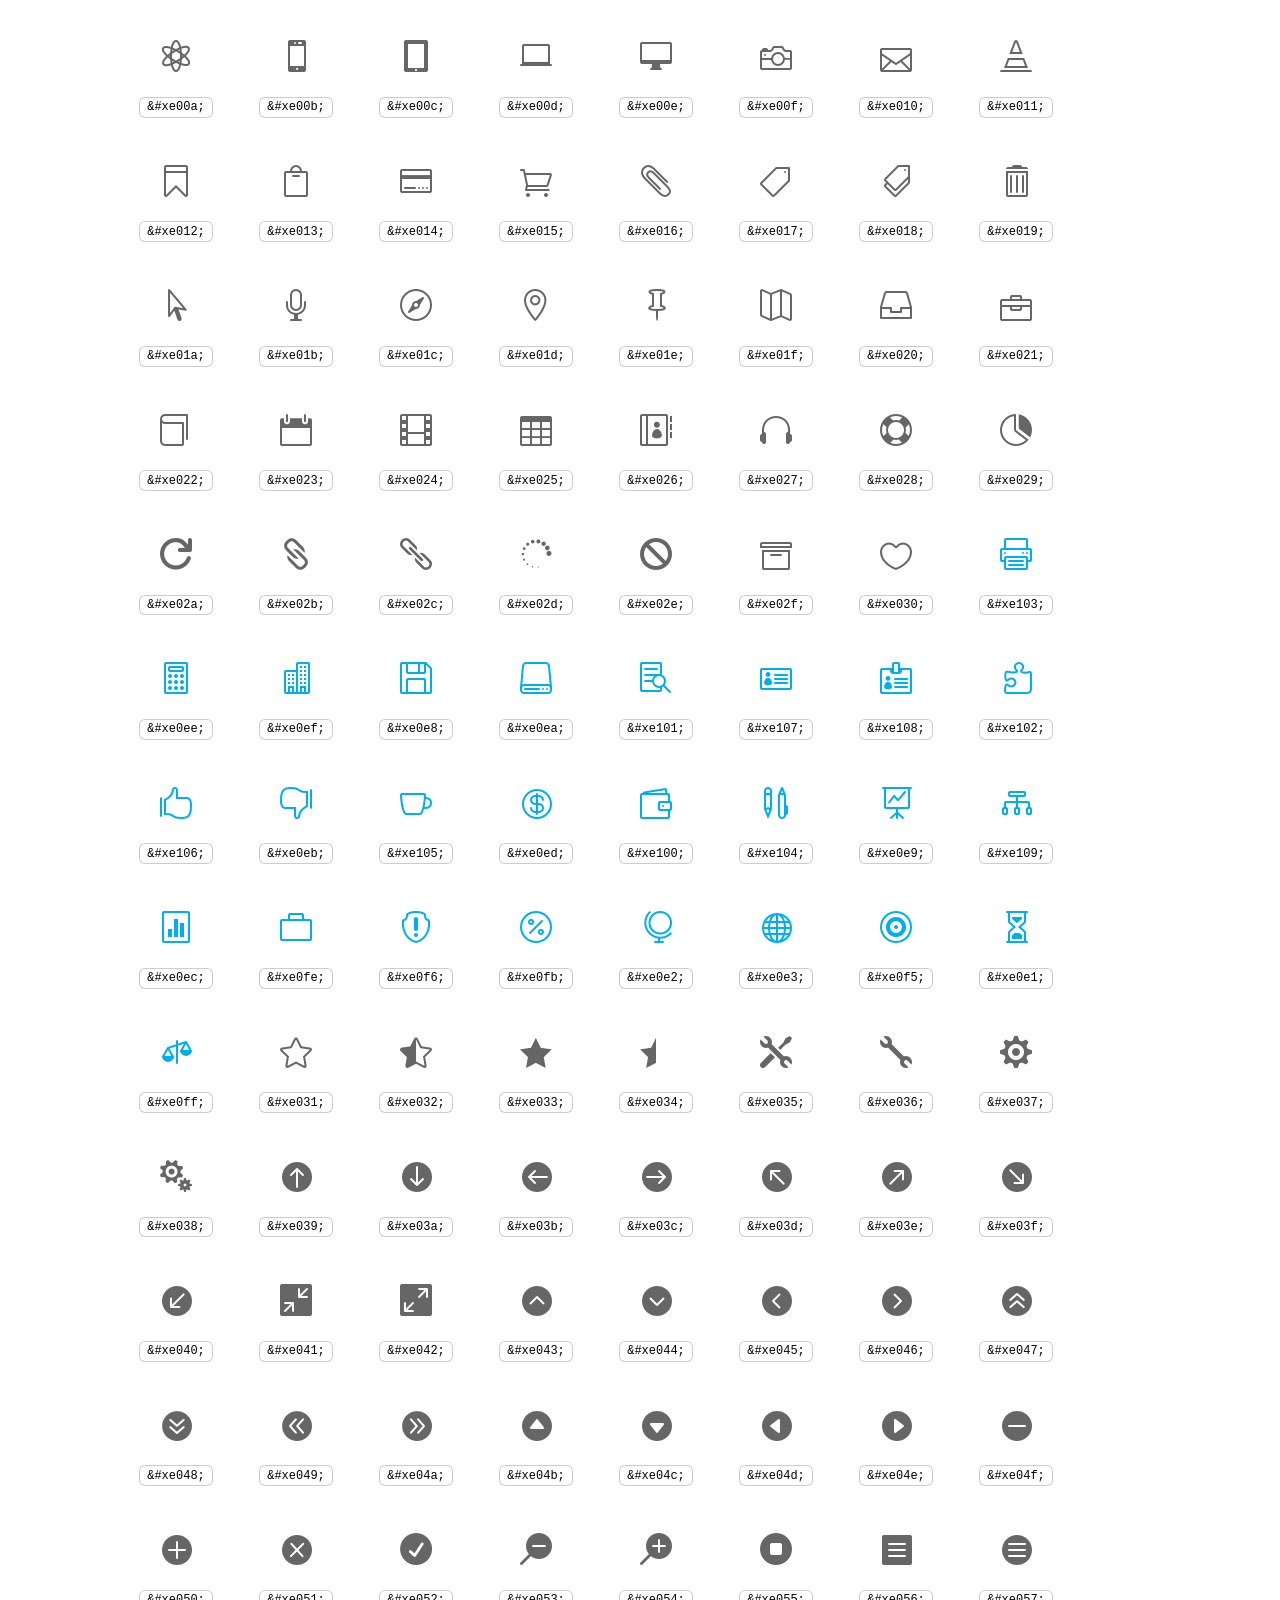
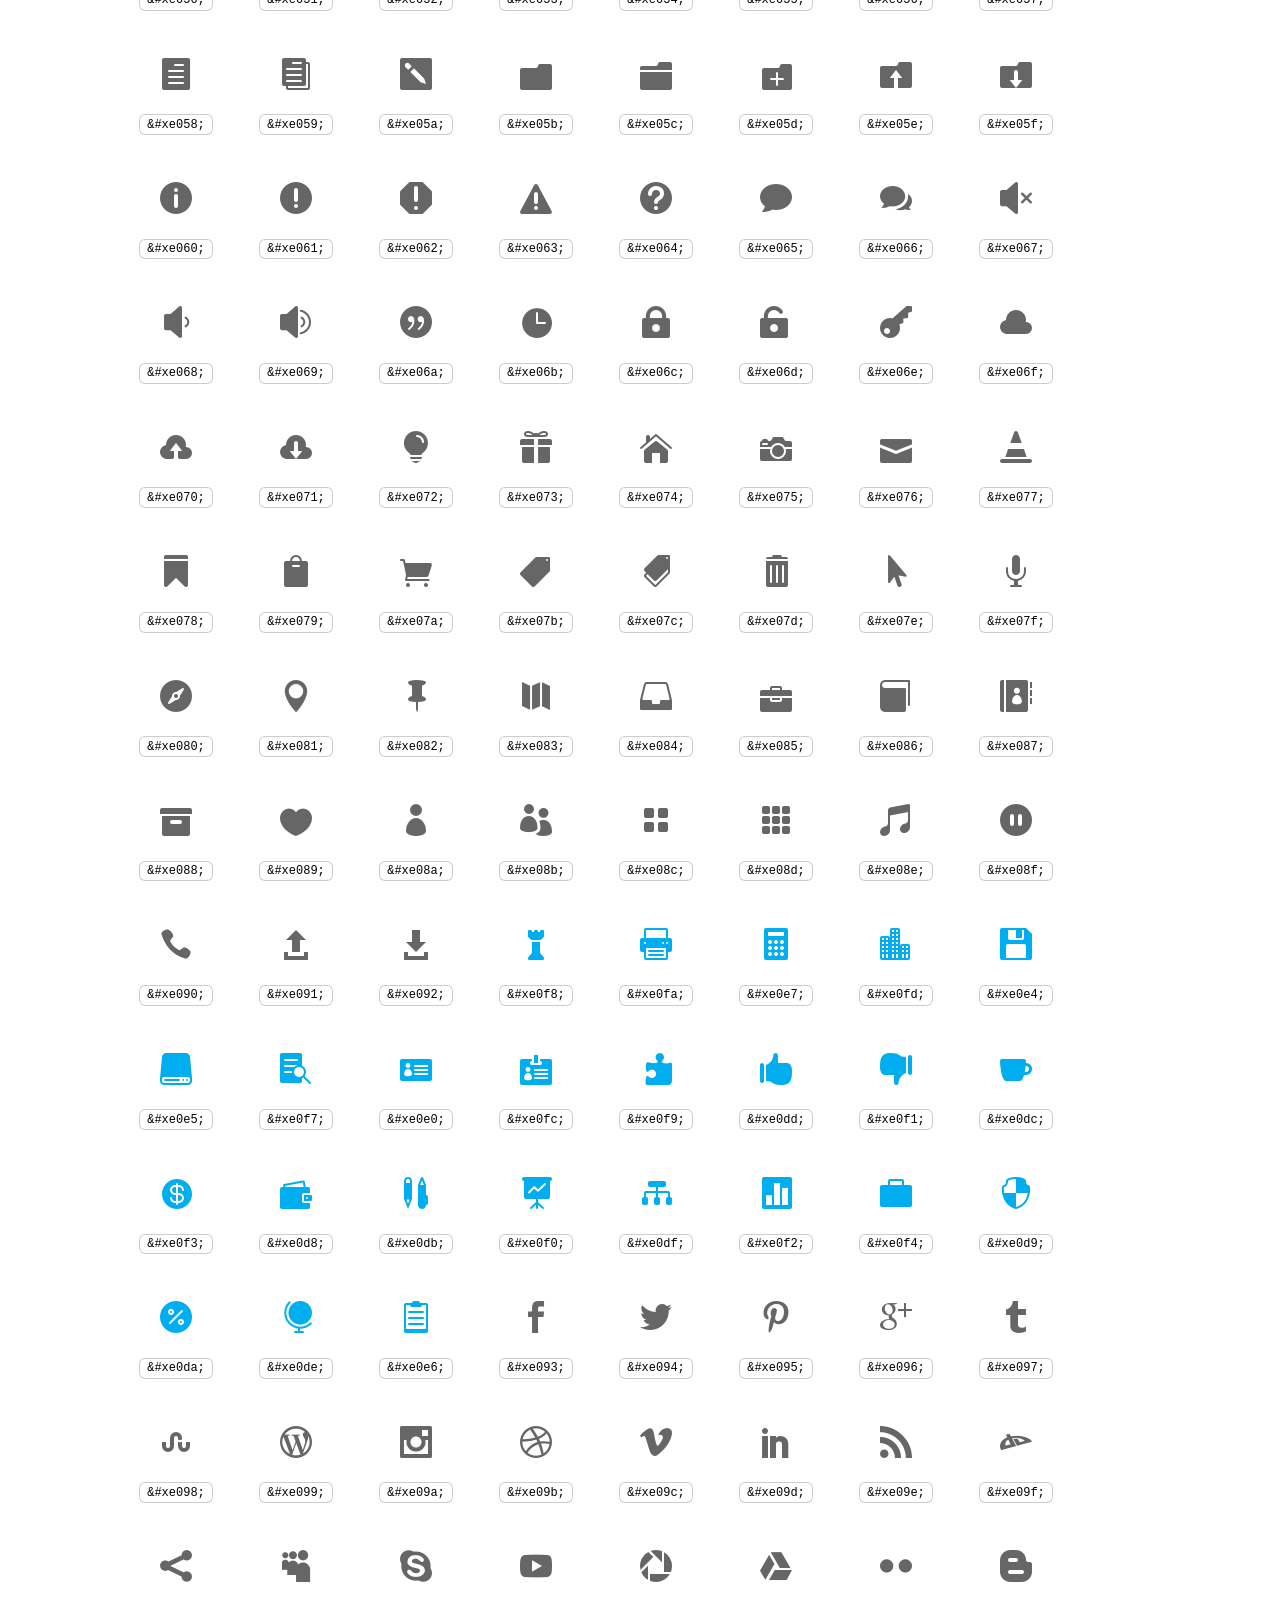
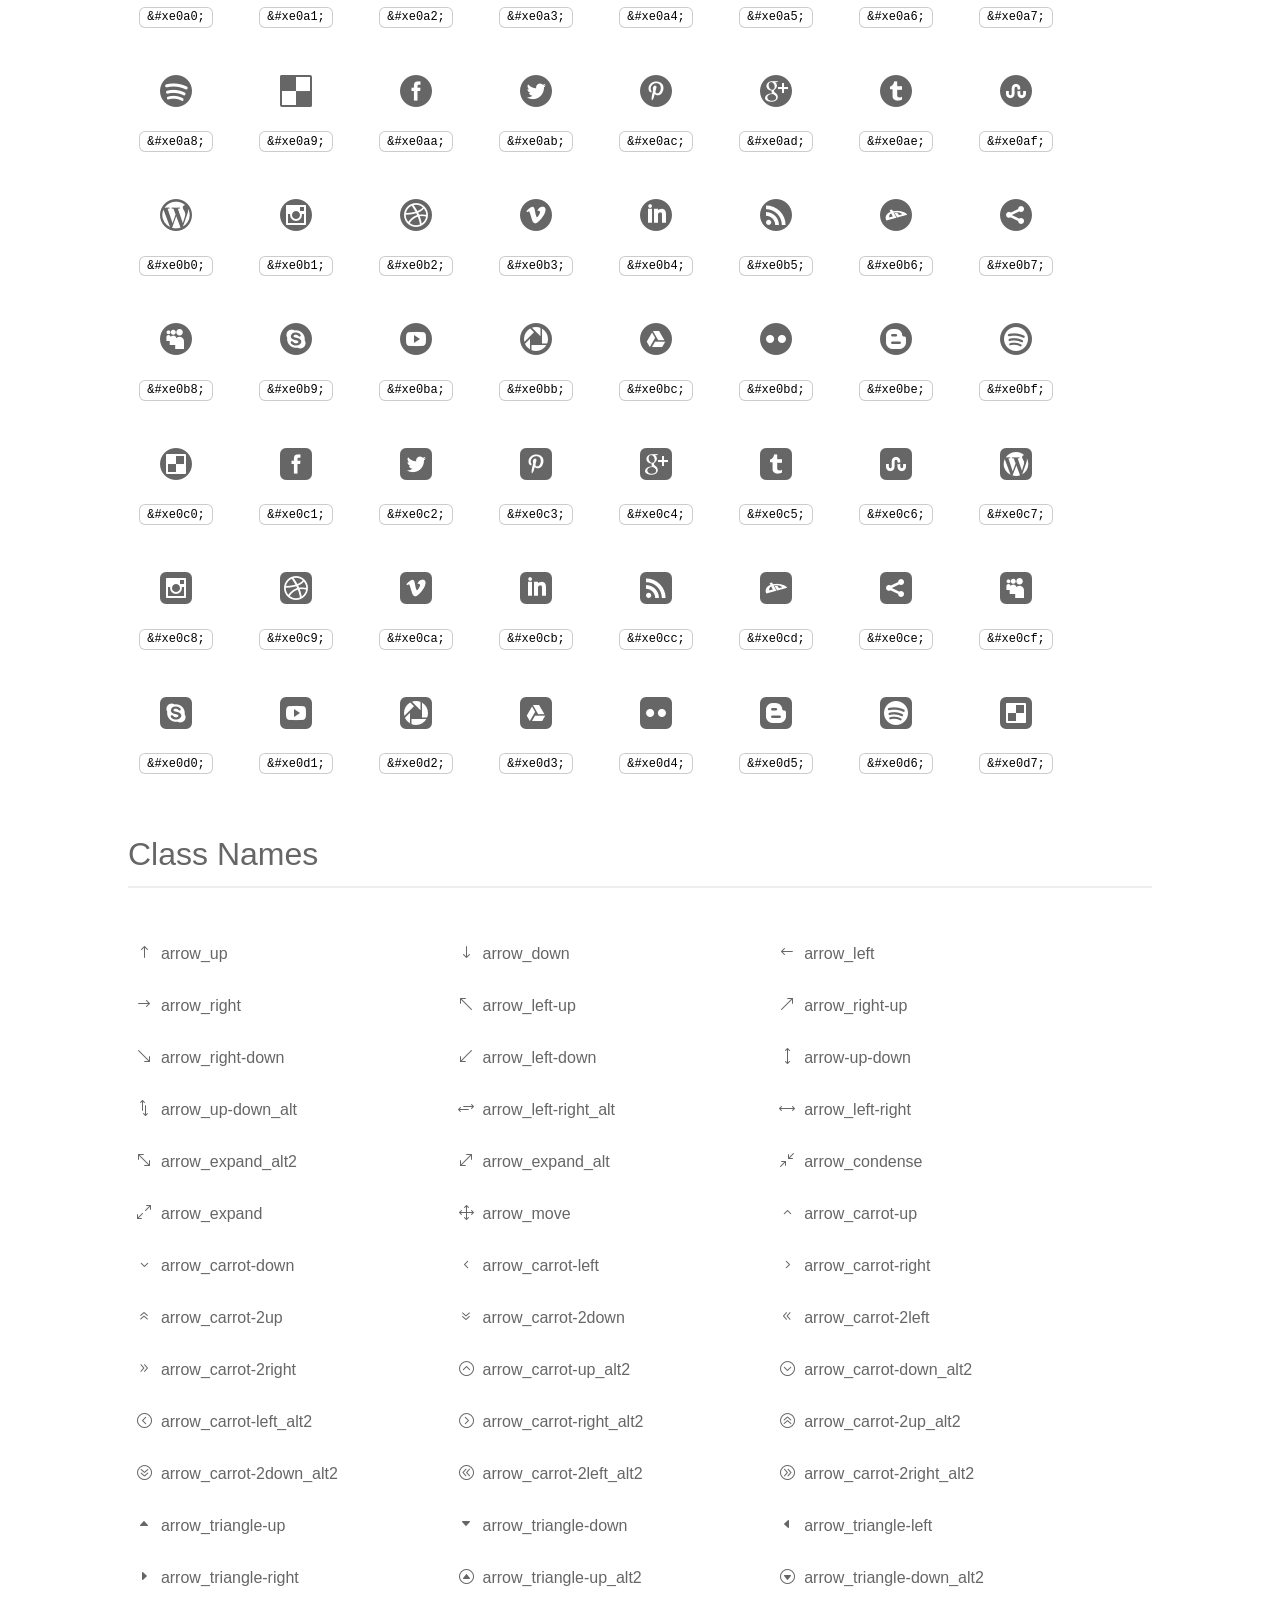
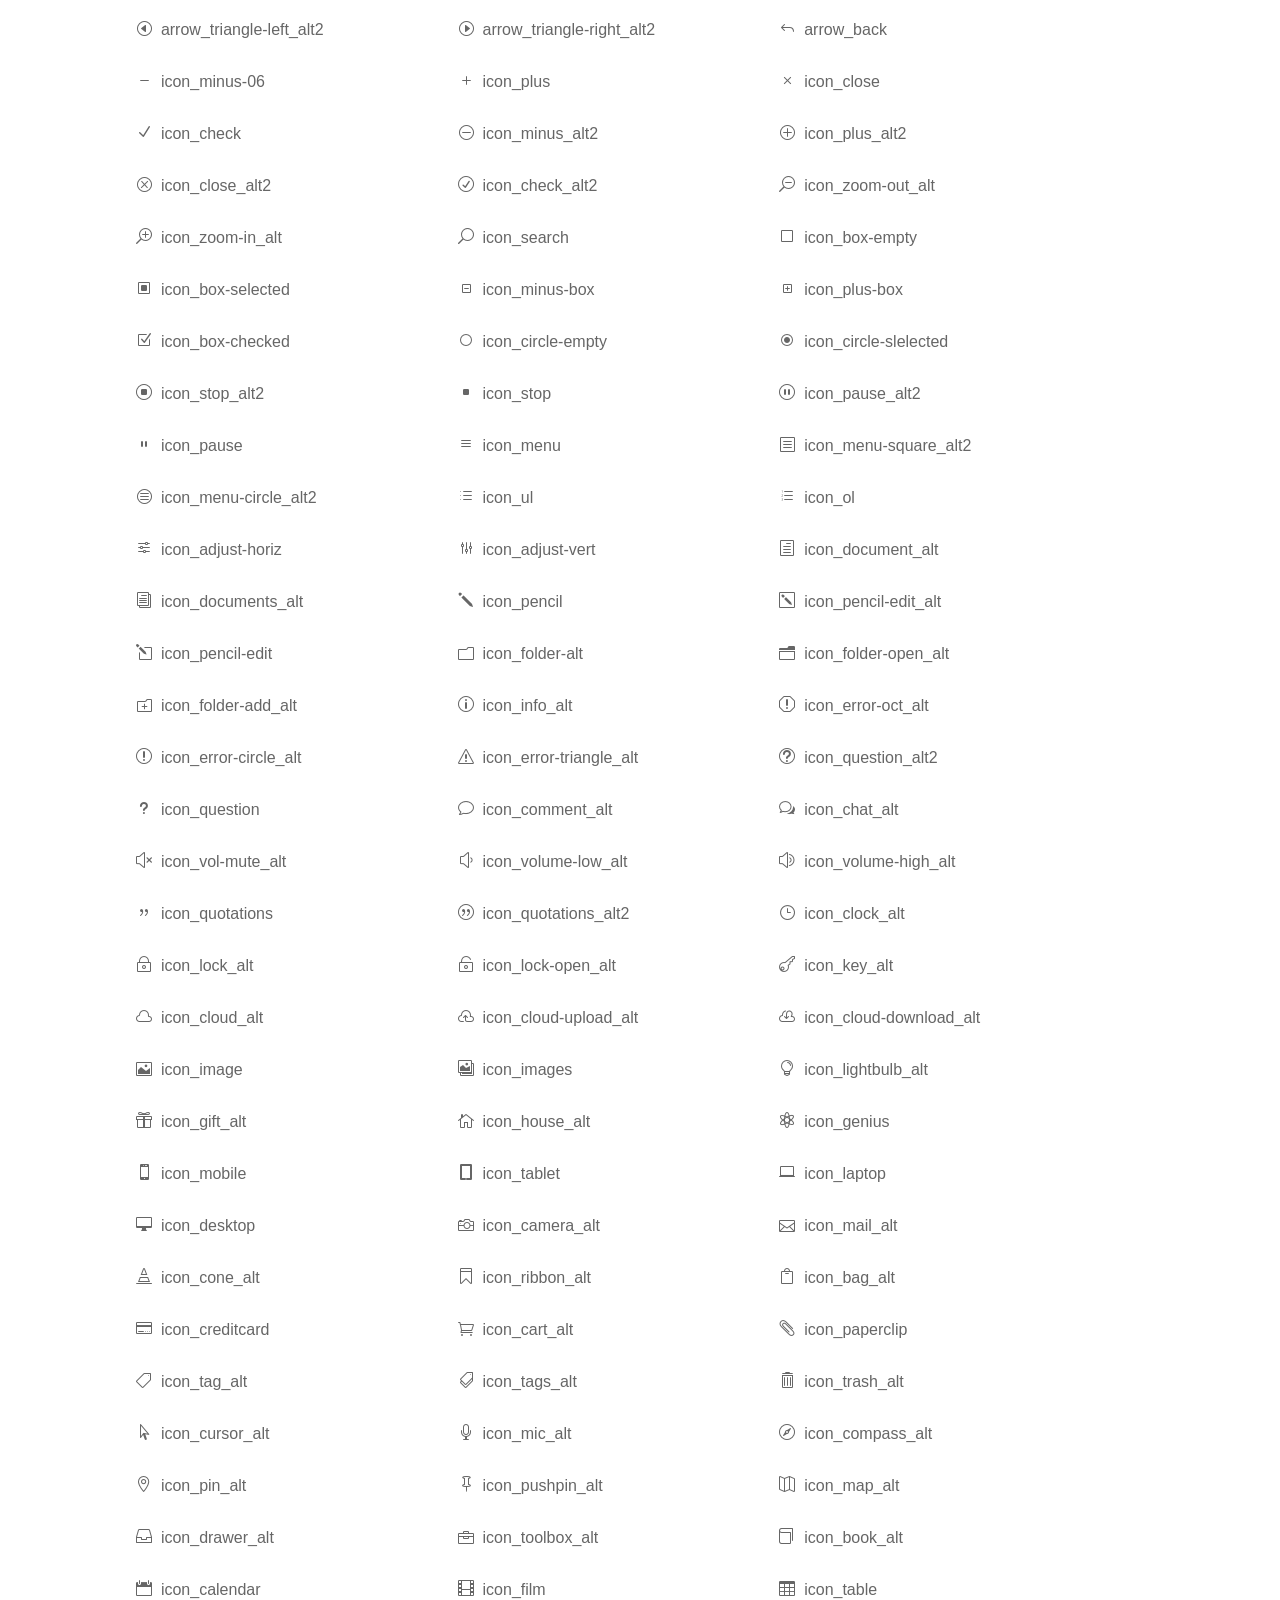
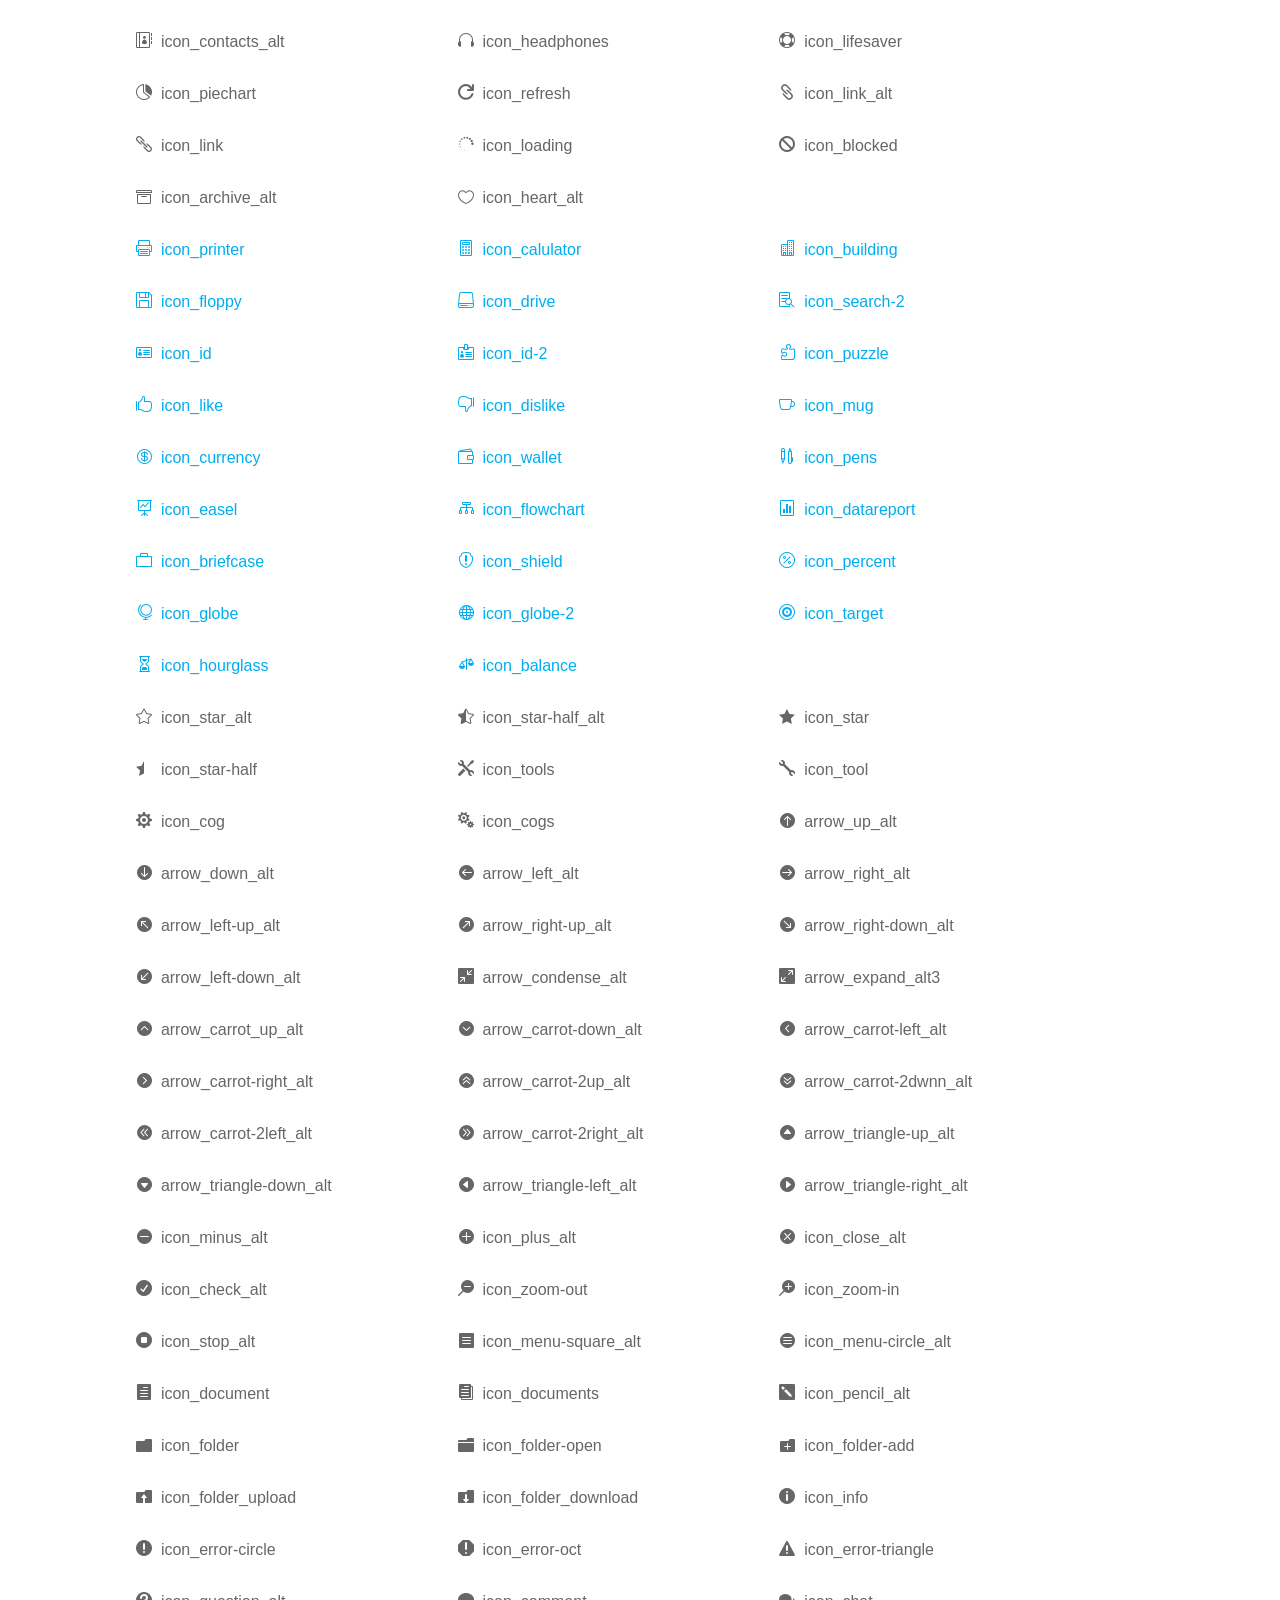
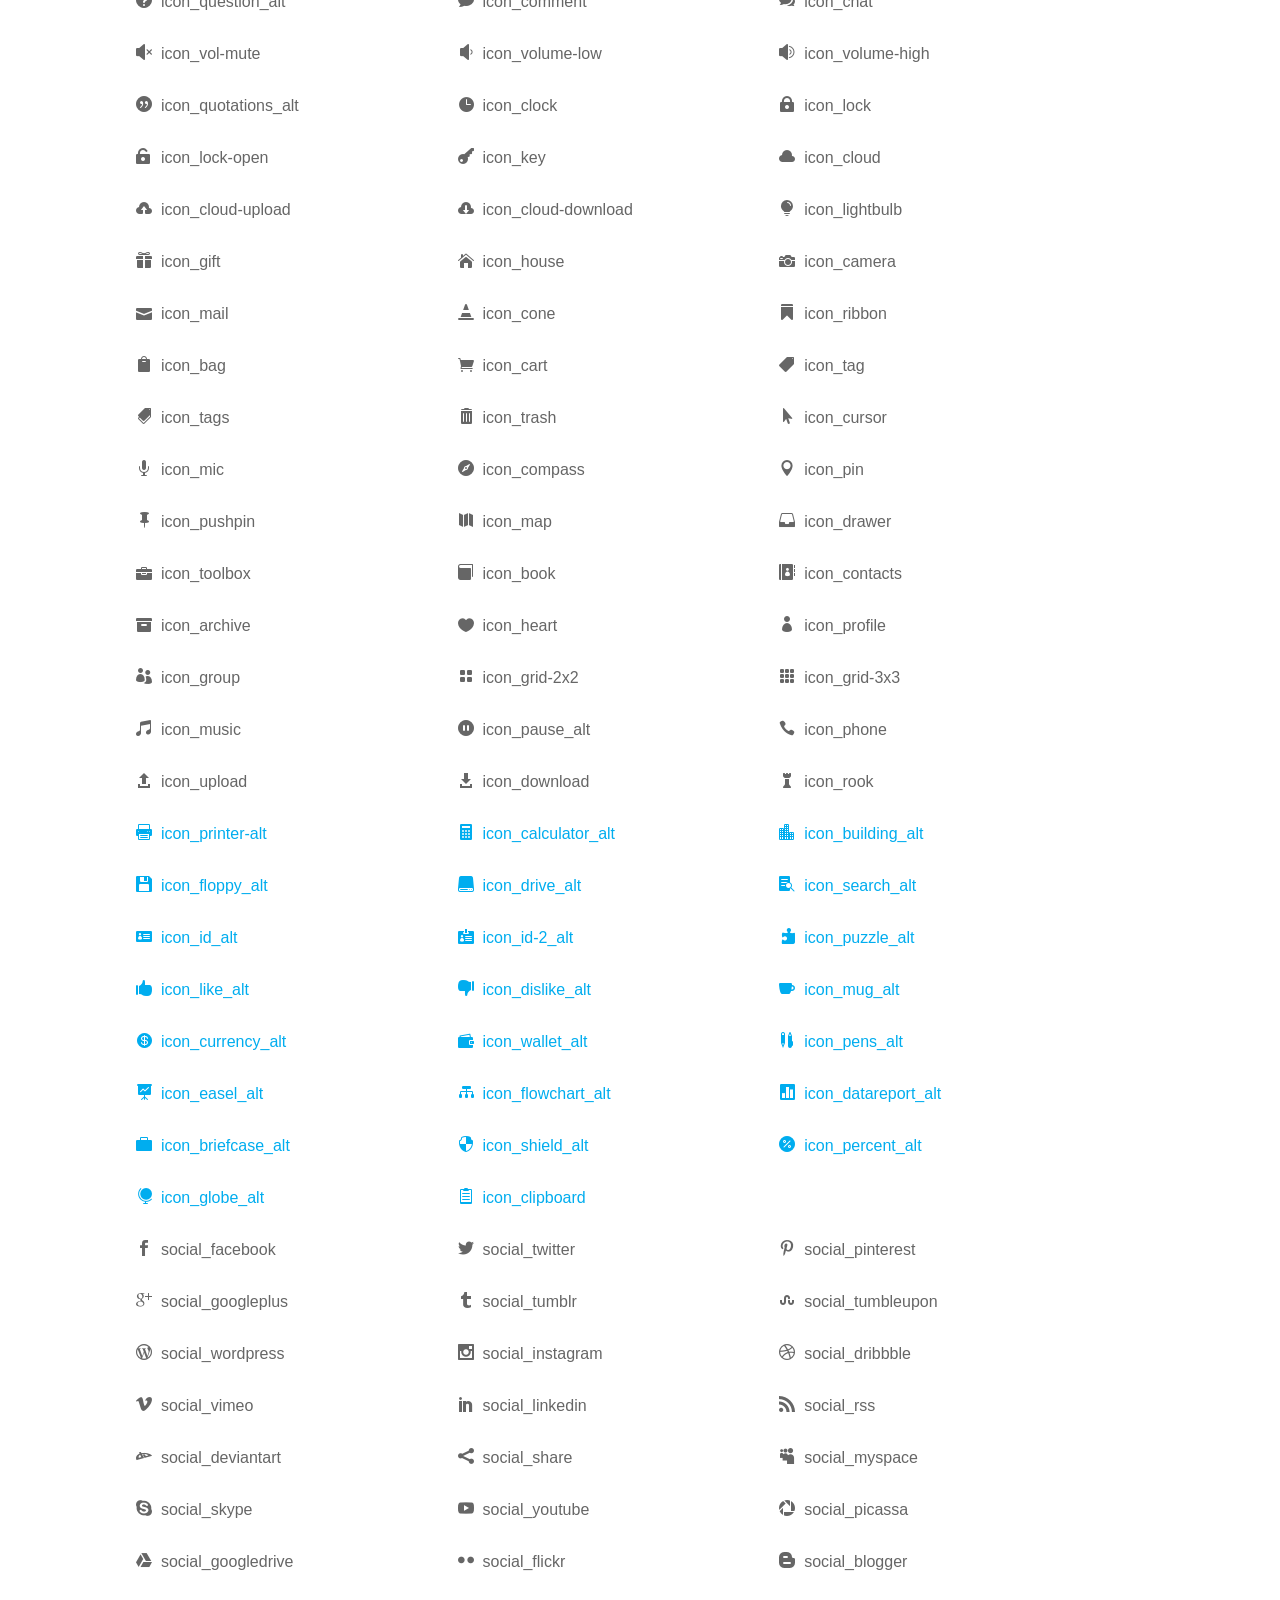
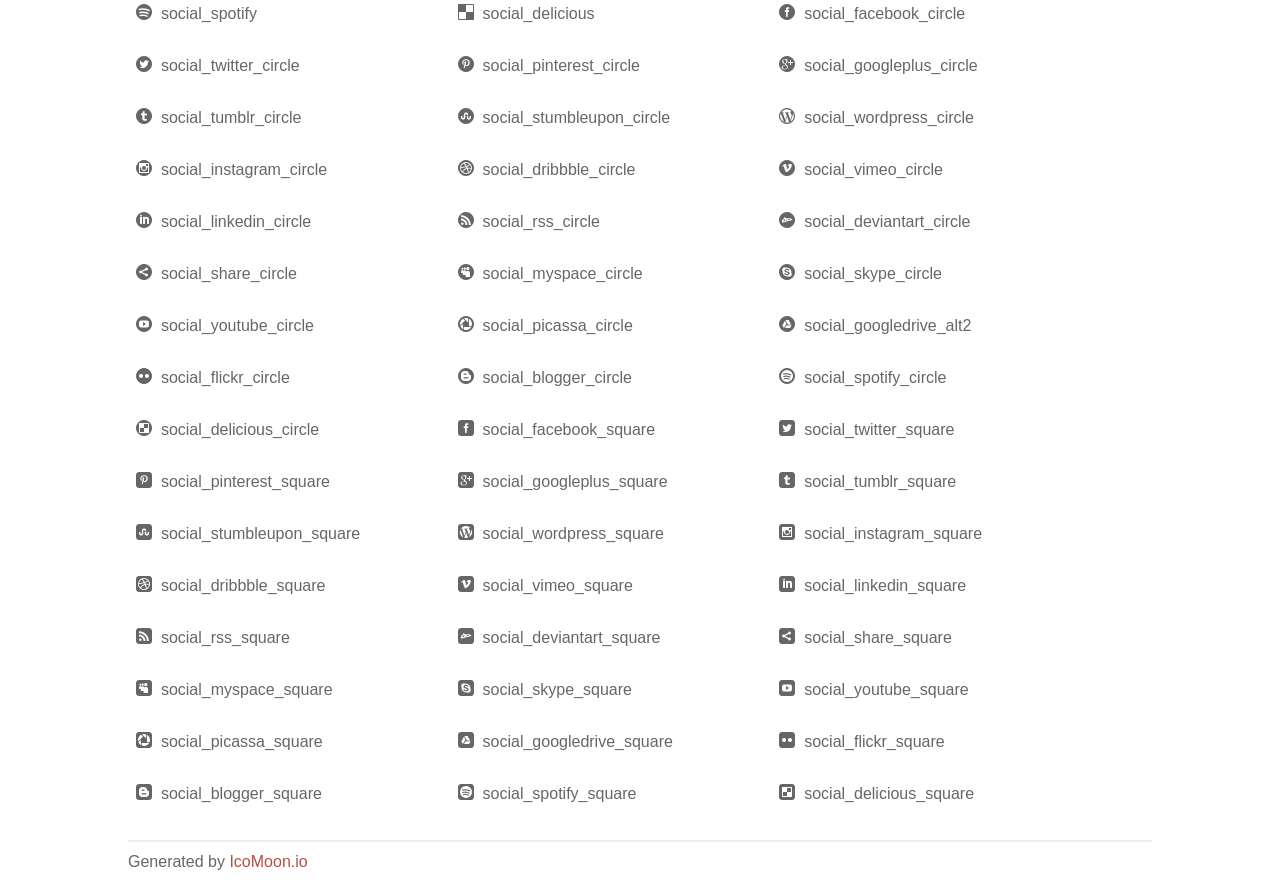
<file: fonts/elegant_font/HTML_CSS/index.html>
<!doctype html>
<html>
<head>
<title>Your Font/Glyphs</title>
<link rel="stylesheet" href="style.css" >
<!--[if lte IE 7]><script src="lte-ie7.js"></script><![endif]-->
<style>
	section, header, footer {display: block;}
	body {
		font-family: sans-serif;
		color: #666;
		line-height: 1.5;
		font-size: 1em;
	}
	* {
		-moz-box-sizing: border-box;
		-webkit-box-sizing: border-box;
		box-sizing: border-box;
		margin: 0;
		padding: 0;
	}
	.glyph {
		float: left;
		text-align: center;
		padding: .75em;
		margin: .4em 1.5em .75em 0;
		width: 6em;
		text-shadow: none;
	}
	
	.glyph input {
		font-family: consolas, monospace;
		font-size: 12px;
		width: 100%;
		text-align: center;
		border: 0;
		box-shadow: 0 0 0 1px #ccc;
		padding: .2em;
                -moz-border-radius: 5px;
                -webkit-border-radius: 5px;
	}
	
	

	.new {
		color:#00adef !important;
	}

	
	.w-main {
		width: 80%;
	}
	.centered {
		margin-left: auto;
		margin-right: auto;
	}
	.fs1 {
		font-size: 2em;
	}
	header {
		margin: 2em 0;
		padding-bottom: .5em;
		color: #666;
		box-shadow: 0 2px #eee;
	}
	header h1 {
		font-size: 2em;
		font-weight: normal;
	}
	.clearfix:before, .clearfix:after { content: ""; display: table; }
	.clearfix:after, .clear { clear: both; }
	footer {
		margin-top: 2em;
		padding: .5em 0;
		box-shadow: 0 -2px #eee;
	}
	a, a:visited {
		color: #B35047;
		text-decoration: none;
	}
	a:hover, a:focus {color: #000;}
	
	.box1 {
		font-size: 16px;
		display: inline-block;
		width: 30%;
		padding: .25em .5em;
		margin: 20px 10px 0 0;
	}
</style>
</head>
<body>
	<div class="w-main centered">
	<section class="mtm clearfix" id="glyphs">
	<div class="glyph">
		<div class="fs1" aria-hidden="true" data-icon="&#x21;"></div>
		<input type="text" readonly value="&amp;#x21;" >
	</div>
	<div class="glyph">
		<div class="fs1" aria-hidden="true" data-icon="&#x22;"></div>
		<input type="text" readonly value="&amp;#x22;" >
	</div>
	<div class="glyph">
		<div class="fs1" aria-hidden="true" data-icon="&#x23;"></div>
		<input type="text" readonly value="&amp;#x23;" >
	</div>
	<div class="glyph">
		<div class="fs1" aria-hidden="true" data-icon="&#x24;"></div>
		<input type="text" readonly value="&amp;#x24;" >
	</div>
	<div class="glyph">
		<div class="fs1" aria-hidden="true" data-icon="&#x25;"></div>
		<input type="text" readonly value="&amp;#x25;" >
	</div>
	<div class="glyph">
		<div class="fs1" aria-hidden="true" data-icon="&#x26;"></div>
		<input type="text" readonly value="&amp;#x26;" >
	</div>
	<div class="glyph">
		<div class="fs1" aria-hidden="true" data-icon="&#x27;"></div>
		<input type="text" readonly value="&amp;#x27;" >
	</div>
	<div class="glyph">
		<div class="fs1" aria-hidden="true" data-icon="&#x28;"></div>
		<input type="text" readonly value="&amp;#x28;" >
	</div>
	<div class="glyph">
		<div class="fs1" aria-hidden="true" data-icon="&#x29;"></div>
		<input type="text" readonly value="&amp;#x29;" >
	</div>
	<div class="glyph">
		<div class="fs1" aria-hidden="true" data-icon="&#x2a;"></div>
		<input type="text" readonly value="&amp;#x2a;" >
	</div>
	<div class="glyph">
		<div class="fs1" aria-hidden="true" data-icon="&#x2b;"></div>
		<input type="text" readonly value="&amp;#x2b;" >
	</div>
	<div class="glyph">
		<div class="fs1" aria-hidden="true" data-icon="&#x2c;"></div>
		<input type="text" readonly value="&amp;#x2c;" >
	</div>
	<div class="glyph">
		<div class="fs1" aria-hidden="true" data-icon="&#x2d;"></div>
		<input type="text" readonly value="&amp;#x2d;" >
	</div>
	<div class="glyph">
		<div class="fs1" aria-hidden="true" data-icon="&#x2e;"></div>
		<input type="text" readonly value="&amp;#x2e;" >
	</div>
	<div class="glyph">
		<div class="fs1" aria-hidden="true" data-icon="&#x2f;"></div>
		<input type="text" readonly value="&amp;#x2f;" >
	</div>
	<div class="glyph">
		<div class="fs1" aria-hidden="true" data-icon="&#x30;"></div>
		<input type="text" readonly value="&amp;#x30;" >
	</div>
	<div class="glyph">
		<div class="fs1" aria-hidden="true" data-icon="&#x31;"></div>
		<input type="text" readonly value="&amp;#x31;" >
	</div>
	<div class="glyph">
		<div class="fs1" aria-hidden="true" data-icon="&#x32;"></div>
		<input type="text" readonly value="&amp;#x32;" >
	</div>
	<div class="glyph">
		<div class="fs1" aria-hidden="true" data-icon="&#x33;"></div>
		<input type="text" readonly value="&amp;#x33;" >
	</div>
	<div class="glyph">
		<div class="fs1" aria-hidden="true" data-icon="&#x34;"></div>
		<input type="text" readonly value="&amp;#x34;" >
	</div>
	<div class="glyph">
		<div class="fs1" aria-hidden="true" data-icon="&#x35;"></div>
		<input type="text" readonly value="&amp;#x35;" >
	</div>
	<div class="glyph">
		<div class="fs1" aria-hidden="true" data-icon="&#x36;"></div>
		<input type="text" readonly value="&amp;#x36;" >
	</div>
	<div class="glyph">
		<div class="fs1" aria-hidden="true" data-icon="&#x37;"></div>
		<input type="text" readonly value="&amp;#x37;" >
	</div>
	<div class="glyph">
		<div class="fs1" aria-hidden="true" data-icon="&#x38;"></div>
		<input type="text" readonly value="&amp;#x38;" >
	</div>
	<div class="glyph">
		<div class="fs1" aria-hidden="true" data-icon="&#x39;"></div>
		<input type="text" readonly value="&amp;#x39;" >
	</div>
	<div class="glyph">
		<div class="fs1" aria-hidden="true" data-icon="&#x3a;"></div>
		<input type="text" readonly value="&amp;#x3a;" >
	</div>
	<div class="glyph">
		<div class="fs1" aria-hidden="true" data-icon="&#x3b;"></div>
		<input type="text" readonly value="&amp;#x3b;" >
	</div>
	<div class="glyph">
		<div class="fs1" aria-hidden="true" data-icon="&#x3c;"></div>
		<input type="text" readonly value="&amp;#x3c;" >
	</div>
	<div class="glyph">
		<div class="fs1" aria-hidden="true" data-icon="&#x3d;"></div>
		<input type="text" readonly value="&amp;#x3d;" >
	</div>
	<div class="glyph">
		<div class="fs1" aria-hidden="true" data-icon="&#x3e;"></div>
		<input type="text" readonly value="&amp;#x3e;" >
	</div>
	<div class="glyph">
		<div class="fs1" aria-hidden="true" data-icon="&#x3f;"></div>
		<input type="text" readonly value="&amp;#x3f;" >
	</div>
	<div class="glyph">
		<div class="fs1" aria-hidden="true" data-icon="&#x40;"></div>
		<input type="text" readonly value="&amp;#x40;" >
	</div>
	<div class="glyph">
		<div class="fs1" aria-hidden="true" data-icon="&#x41;"></div>
		<input type="text" readonly value="&amp;#x41;" >
	</div>
	<div class="glyph">
		<div class="fs1" aria-hidden="true" data-icon="&#x42;"></div>
		<input type="text" readonly value="&amp;#x42;" >
	</div>
	<div class="glyph">
		<div class="fs1" aria-hidden="true" data-icon="&#x43;"></div>
		<input type="text" readonly value="&amp;#x43;" >
	</div>
	<div class="glyph">
		<div class="fs1" aria-hidden="true" data-icon="&#x44;"></div>
		<input type="text" readonly value="&amp;#x44;" >
	</div>
	<div class="glyph">
		<div class="fs1" aria-hidden="true" data-icon="&#x45;"></div>
		<input type="text" readonly value="&amp;#x45;" >
	</div>
	<div class="glyph">
		<div class="fs1" aria-hidden="true" data-icon="&#x46;"></div>
		<input type="text" readonly value="&amp;#x46;" >
	</div>
	<div class="glyph">
		<div class="fs1" aria-hidden="true" data-icon="&#x47;"></div>
		<input type="text" readonly value="&amp;#x47;" >
	</div>
	<div class="glyph">
		<div class="fs1" aria-hidden="true" data-icon="&#x48;"></div>
		<input type="text" readonly value="&amp;#x48;" >
	</div>
	<div class="glyph">
		<div class="fs1" aria-hidden="true" data-icon="&#x49;"></div>
		<input type="text" readonly value="&amp;#x49;" >
	</div>
	<div class="glyph">
		<div class="fs1" aria-hidden="true" data-icon="&#x4a;"></div>
		<input type="text" readonly value="&amp;#x4a;" >
	</div>
	<div class="glyph">
		<div class="fs1" aria-hidden="true" data-icon="&#x4b;"></div>
		<input type="text" readonly value="&amp;#x4b;" >
	</div>
	<div class="glyph">
		<div class="fs1" aria-hidden="true" data-icon="&#x4c;"></div>
		<input type="text" readonly value="&amp;#x4c;" >
	</div>
	<div class="glyph">
		<div class="fs1" aria-hidden="true" data-icon="&#x4d;"></div>
		<input type="text" readonly value="&amp;#x4d;" >
	</div>
	<div class="glyph">
		<div class="fs1" aria-hidden="true" data-icon="&#x4e;"></div>
		<input type="text" readonly value="&amp;#x4e;" >
	</div>
	<div class="glyph">
		<div class="fs1" aria-hidden="true" data-icon="&#x4f;"></div>
		<input type="text" readonly value="&amp;#x4f;" >
	</div>
	<div class="glyph">
		<div class="fs1" aria-hidden="true" data-icon="&#x50;"></div>
		<input type="text" readonly value="&amp;#x50;" >
	</div>
	<div class="glyph">
		<div class="fs1" aria-hidden="true" data-icon="&#x51;"></div>
		<input type="text" readonly value="&amp;#x51;" >
	</div>
	<div class="glyph">
		<div class="fs1" aria-hidden="true" data-icon="&#x52;"></div>
		<input type="text" readonly value="&amp;#x52;" >
	</div>
	<div class="glyph">
		<div class="fs1" aria-hidden="true" data-icon="&#x53;"></div>
		<input type="text" readonly value="&amp;#x53;" >
	</div>
	<div class="glyph">
		<div class="fs1" aria-hidden="true" data-icon="&#x54;"></div>
		<input type="text" readonly value="&amp;#x54;" >
	</div>
	<div class="glyph">
		<div class="fs1" aria-hidden="true" data-icon="&#x55;"></div>
		<input type="text" readonly value="&amp;#x55;" >
	</div>
	<div class="glyph">
		<div class="fs1" aria-hidden="true" data-icon="&#x56;"></div>
		<input type="text" readonly value="&amp;#x56;" >
	</div>
	<div class="glyph">
		<div class="fs1" aria-hidden="true" data-icon="&#x57;"></div>
		<input type="text" readonly value="&amp;#x57;" >
	</div>
	<div class="glyph">
		<div class="fs1" aria-hidden="true" data-icon="&#x58;"></div>
		<input type="text" readonly value="&amp;#x58;" >
	</div>
	<div class="glyph">
		<div class="fs1" aria-hidden="true" data-icon="&#x59;"></div>
		<input type="text" readonly value="&amp;#x59;" >
	</div>
	<div class="glyph">
		<div class="fs1" aria-hidden="true" data-icon="&#x5a;"></div>
		<input type="text" readonly value="&amp;#x5a;" >
	</div>
	<div class="glyph">
		<div class="fs1" aria-hidden="true" data-icon="&#x5b;"></div>
		<input type="text" readonly value="&amp;#x5b;" >
	</div>
	<div class="glyph">
		<div class="fs1" aria-hidden="true" data-icon="&#x5c;"></div>
		<input type="text" readonly value="&amp;#x5c;" >
	</div>
	<div class="glyph">
		<div class="fs1" aria-hidden="true" data-icon="&#x5d;"></div>
		<input type="text" readonly value="&amp;#x5d;" >
	</div>
	<div class="glyph">
		<div class="fs1" aria-hidden="true" data-icon="&#x5e;"></div>
		<input type="text" readonly value="&amp;#x5e;" >
	</div>
	<div class="glyph">
		<div class="fs1" aria-hidden="true" data-icon="&#x5f;"></div>
		<input type="text" readonly value="&amp;#x5f;" >
	</div>
	<div class="glyph">
		<div class="fs1" aria-hidden="true" data-icon="&#x60;"></div>
		<input type="text" readonly value="&amp;#x60;" >
	</div>
	<div class="glyph">
		<div class="fs1" aria-hidden="true" data-icon="&#x61;"></div>
		<input type="text" readonly value="&amp;#x61;" >
	</div>
	<div class="glyph">
		<div class="fs1" aria-hidden="true" data-icon="&#x62;"></div>
		<input type="text" readonly value="&amp;#x62;" >
	</div>
	<div class="glyph">
		<div class="fs1" aria-hidden="true" data-icon="&#x63;"></div>
		<input type="text" readonly value="&amp;#x63;" >
	</div>
	<div class="glyph">
		<div class="fs1" aria-hidden="true" data-icon="&#x64;"></div>
		<input type="text" readonly value="&amp;#x64;" >
	</div>
	<div class="glyph">
		<div class="fs1" aria-hidden="true" data-icon="&#x65;"></div>
		<input type="text" readonly value="&amp;#x65;" >
	</div>
	<div class="glyph">
		<div class="fs1" aria-hidden="true" data-icon="&#x66;"></div>
		<input type="text" readonly value="&amp;#x66;" >
	</div>
	<div class="glyph">
		<div class="fs1" aria-hidden="true" data-icon="&#x67;"></div>
		<input type="text" readonly value="&amp;#x67;" >
	</div>
	<div class="glyph">
		<div class="fs1" aria-hidden="true" data-icon="&#x68;"></div>
		<input type="text" readonly value="&amp;#x68;" >
	</div>
	<div class="glyph">
		<div class="fs1" aria-hidden="true" data-icon="&#x69;"></div>
		<input type="text" readonly value="&amp;#x69;" >
	</div>
	<div class="glyph">
		<div class="fs1" aria-hidden="true" data-icon="&#x6a;"></div>
		<input type="text" readonly value="&amp;#x6a;" >
	</div>
	<div class="glyph">
		<div class="fs1" aria-hidden="true" data-icon="&#x6b;"></div>
		<input type="text" readonly value="&amp;#x6b;" >
	</div>
	<div class="glyph">
		<div class="fs1" aria-hidden="true" data-icon="&#x6c;"></div>
		<input type="text" readonly value="&amp;#x6c;" >
	</div>
	<div class="glyph">
		<div class="fs1" aria-hidden="true" data-icon="&#x6d;"></div>
		<input type="text" readonly value="&amp;#x6d;" >
	</div>
	<div class="glyph">
		<div class="fs1" aria-hidden="true" data-icon="&#x6e;"></div>
		<input type="text" readonly value="&amp;#x6e;" >
	</div>
	<div class="glyph">
		<div class="fs1" aria-hidden="true" data-icon="&#x6f;"></div>
		<input type="text" readonly value="&amp;#x6f;" >
	</div>
	<div class="glyph">
		<div class="fs1" aria-hidden="true" data-icon="&#x70;"></div>
		<input type="text" readonly value="&amp;#x70;" >
	</div>
	<div class="glyph">
		<div class="fs1" aria-hidden="true" data-icon="&#x71;"></div>
		<input type="text" readonly value="&amp;#x71;" >
	</div>
	<div class="glyph">
		<div class="fs1" aria-hidden="true" data-icon="&#x72;"></div>
		<input type="text" readonly value="&amp;#x72;" >
	</div>
	<div class="glyph">
		<div class="fs1" aria-hidden="true" data-icon="&#x73;"></div>
		<input type="text" readonly value="&amp;#x73;" >
	</div>
	<div class="glyph">
		<div class="fs1" aria-hidden="true" data-icon="&#x74;"></div>
		<input type="text" readonly value="&amp;#x74;" >
	</div>
	<div class="glyph">
		<div class="fs1" aria-hidden="true" data-icon="&#x75;"></div>
		<input type="text" readonly value="&amp;#x75;" >
	</div>
	<div class="glyph">
		<div class="fs1" aria-hidden="true" data-icon="&#x76;"></div>
		<input type="text" readonly value="&amp;#x76;" >
	</div>
	<div class="glyph">
		<div class="fs1" aria-hidden="true" data-icon="&#x77;"></div>
		<input type="text" readonly value="&amp;#x77;" >
	</div>
	<div class="glyph">
		<div class="fs1" aria-hidden="true" data-icon="&#x78;"></div>
		<input type="text" readonly value="&amp;#x78;" >
	</div>
	<div class="glyph">
		<div class="fs1" aria-hidden="true" data-icon="&#x79;"></div>
		<input type="text" readonly value="&amp;#x79;" >
	</div>
	<div class="glyph">
		<div class="fs1" aria-hidden="true" data-icon="&#x7a;"></div>
		<input type="text" readonly value="&amp;#x7a;" >
	</div>
	<div class="glyph">
		<div class="fs1" aria-hidden="true" data-icon="&#x7b;"></div>
		<input type="text" readonly value="&amp;#x7b;" >
	</div>
	<div class="glyph">
		<div class="fs1" aria-hidden="true" data-icon="&#x7c;"></div>
		<input type="text" readonly value="&amp;#x7c;" >
	</div>
	<div class="glyph">
		<div class="fs1" aria-hidden="true" data-icon="&#x7d;"></div>
		<input type="text" readonly value="&amp;#x7d;" >
	</div>
	<div class="glyph">
		<div class="fs1" aria-hidden="true" data-icon="&#x7e;"></div>
		<input type="text" readonly value="&amp;#x7e;" >
	</div>
	<div class="glyph">
		<div class="fs1" aria-hidden="true" data-icon="&#xe000;"></div>
		<input type="text" readonly value="&amp;#xe000;" >
	</div>
	<div class="glyph">
		<div class="fs1" aria-hidden="true" data-icon="&#xe001;"></div>
		<input type="text" readonly value="&amp;#xe001;" >
	</div>
	<div class="glyph">
		<div class="fs1" aria-hidden="true" data-icon="&#xe002;"></div>
		<input type="text" readonly value="&amp;#xe002;" >
	</div>
	<div class="glyph">
		<div class="fs1" aria-hidden="true" data-icon="&#xe003;"></div>
		<input type="text" readonly value="&amp;#xe003;" >
	</div>
	<div class="glyph">
		<div class="fs1" aria-hidden="true" data-icon="&#xe004;"></div>
		<input type="text" readonly value="&amp;#xe004;" >
	</div>
	<div class="glyph">
		<div class="fs1" aria-hidden="true" data-icon="&#xe005;"></div>
		<input type="text" readonly value="&amp;#xe005;" >
	</div>
	<div class="glyph">
		<div class="fs1" aria-hidden="true" data-icon="&#xe006;"></div>
		<input type="text" readonly value="&amp;#xe006;" >
	</div>
	<div class="glyph">
		<div class="fs1" aria-hidden="true" data-icon="&#xe007;"></div>
		<input type="text" readonly value="&amp;#xe007;" >
	</div>
	<div class="glyph">
		<div class="fs1" aria-hidden="true" data-icon="&#xe008;"></div>
		<input type="text" readonly value="&amp;#xe008;" >
	</div>
	<div class="glyph">
		<div class="fs1" aria-hidden="true" data-icon="&#xe009;"></div>
		<input type="text" readonly value="&amp;#xe009;" >
	</div>
	<div class="glyph">
		<div class="fs1" aria-hidden="true" data-icon="&#xe00a;"></div>
		<input type="text" readonly value="&amp;#xe00a;" >
	</div>
	<div class="glyph">
		<div class="fs1" aria-hidden="true" data-icon="&#xe00b;"></div>
		<input type="text" readonly value="&amp;#xe00b;" >
	</div>
	<div class="glyph">
		<div class="fs1" aria-hidden="true" data-icon="&#xe00c;"></div>
		<input type="text" readonly value="&amp;#xe00c;" >
	</div>
	<div class="glyph">
		<div class="fs1" aria-hidden="true" data-icon="&#xe00d;"></div>
		<input type="text" readonly value="&amp;#xe00d;" >
	</div>
	<div class="glyph">
		<div class="fs1" aria-hidden="true" data-icon="&#xe00e;"></div>
		<input type="text" readonly value="&amp;#xe00e;" >
	</div>
	<div class="glyph">
		<div class="fs1" aria-hidden="true" data-icon="&#xe00f;"></div>
		<input type="text" readonly value="&amp;#xe00f;" >
	</div>
	<div class="glyph">
		<div class="fs1" aria-hidden="true" data-icon="&#xe010;"></div>
		<input type="text" readonly value="&amp;#xe010;" >
	</div>
	<div class="glyph">
		<div class="fs1" aria-hidden="true" data-icon="&#xe011;"></div>
		<input type="text" readonly value="&amp;#xe011;" >
	</div>
	<div class="glyph">
		<div class="fs1" aria-hidden="true" data-icon="&#xe012;"></div>
		<input type="text" readonly value="&amp;#xe012;" >
	</div>
	<div class="glyph">
		<div class="fs1" aria-hidden="true" data-icon="&#xe013;"></div>
		<input type="text" readonly value="&amp;#xe013;" >
	</div>
	<div class="glyph">
		<div class="fs1" aria-hidden="true" data-icon="&#xe014;"></div>
		<input type="text" readonly value="&amp;#xe014;" >
	</div>
	<div class="glyph">
		<div class="fs1" aria-hidden="true" data-icon="&#xe015;"></div>
		<input type="text" readonly value="&amp;#xe015;" >
	</div>
	<div class="glyph">
		<div class="fs1" aria-hidden="true" data-icon="&#xe016;"></div>
		<input type="text" readonly value="&amp;#xe016;" >
	</div>
	<div class="glyph">
		<div class="fs1" aria-hidden="true" data-icon="&#xe017;"></div>
		<input type="text" readonly value="&amp;#xe017;" >
	</div>
	<div class="glyph">
		<div class="fs1" aria-hidden="true" data-icon="&#xe018;"></div>
		<input type="text" readonly value="&amp;#xe018;" >
	</div>
	<div class="glyph">
		<div class="fs1" aria-hidden="true" data-icon="&#xe019;"></div>
		<input type="text" readonly value="&amp;#xe019;" >
	</div>
	<div class="glyph">
		<div class="fs1" aria-hidden="true" data-icon="&#xe01a;"></div>
		<input type="text" readonly value="&amp;#xe01a;" >
	</div>
	<div class="glyph">
		<div class="fs1" aria-hidden="true" data-icon="&#xe01b;"></div>
		<input type="text" readonly value="&amp;#xe01b;" >
	</div>
	<div class="glyph">
		<div class="fs1" aria-hidden="true" data-icon="&#xe01c;"></div>
		<input type="text" readonly value="&amp;#xe01c;" >
	</div>
	<div class="glyph">
		<div class="fs1" aria-hidden="true" data-icon="&#xe01d;"></div>
		<input type="text" readonly value="&amp;#xe01d;" >
	</div>
	<div class="glyph">
		<div class="fs1" aria-hidden="true" data-icon="&#xe01e;"></div>
		<input type="text" readonly value="&amp;#xe01e;" >
	</div>
	<div class="glyph">
		<div class="fs1" aria-hidden="true" data-icon="&#xe01f;"></div>
		<input type="text" readonly value="&amp;#xe01f;" >
	</div>
	<div class="glyph">
		<div class="fs1" aria-hidden="true" data-icon="&#xe020;"></div>
		<input type="text" readonly value="&amp;#xe020;" >
	</div>
	<div class="glyph">
		<div class="fs1" aria-hidden="true" data-icon="&#xe021;"></div>
		<input type="text" readonly value="&amp;#xe021;" >
	</div>
	<div class="glyph">
		<div class="fs1" aria-hidden="true" data-icon="&#xe022;"></div>
		<input type="text" readonly value="&amp;#xe022;" >
	</div>
	<div class="glyph">
		<div class="fs1" aria-hidden="true" data-icon="&#xe023;"></div>
		<input type="text" readonly value="&amp;#xe023;" >
	</div>
	<div class="glyph">
		<div class="fs1" aria-hidden="true" data-icon="&#xe024;"></div>
		<input type="text" readonly value="&amp;#xe024;" >
	</div>
	<div class="glyph">
		<div class="fs1" aria-hidden="true" data-icon="&#xe025;"></div>
		<input type="text" readonly value="&amp;#xe025;" >
	</div>
	<div class="glyph">
		<div class="fs1" aria-hidden="true" data-icon="&#xe026;"></div>
		<input type="text" readonly value="&amp;#xe026;" >
	</div>
	<div class="glyph">
		<div class="fs1" aria-hidden="true" data-icon="&#xe027;"></div>
		<input type="text" readonly value="&amp;#xe027;" >
	</div>
	<div class="glyph">
		<div class="fs1" aria-hidden="true" data-icon="&#xe028;"></div>
		<input type="text" readonly value="&amp;#xe028;" >
	</div>
	<div class="glyph">
		<div class="fs1" aria-hidden="true" data-icon="&#xe029;"></div>
		<input type="text" readonly value="&amp;#xe029;" >
	</div>
	<div class="glyph">
		<div class="fs1" aria-hidden="true" data-icon="&#xe02a;"></div>
		<input type="text" readonly value="&amp;#xe02a;" >
	</div>
	<div class="glyph">
		<div class="fs1" aria-hidden="true" data-icon="&#xe02b;"></div>
		<input type="text" readonly value="&amp;#xe02b;" >
	</div>
	<div class="glyph">
		<div class="fs1" aria-hidden="true" data-icon="&#xe02c;"></div>
		<input type="text" readonly value="&amp;#xe02c;" >
	</div>
	<div class="glyph">
		<div class="fs1" aria-hidden="true" data-icon="&#xe02d;"></div>
		<input type="text" readonly value="&amp;#xe02d;" >
	</div>
	<div class="glyph">
		<div class="fs1" aria-hidden="true" data-icon="&#xe02e;"></div>
		<input type="text" readonly value="&amp;#xe02e;" >
	</div>
	<div class="glyph">
		<div class="fs1" aria-hidden="true" data-icon="&#xe02f;"></div>
		<input type="text" readonly value="&amp;#xe02f;" >
	</div>
	<div class="glyph">
		<div class="fs1" aria-hidden="true" data-icon="&#xe030;"></div>
		<input type="text" readonly value="&amp;#xe030;" >
	</div>
    
    <div class="new">
    
    <div class="glyph">
		<div class="fs1" aria-hidden="true" data-icon="&#xe103;"></div>
		<input type="text" readonly value="&amp;#xe103;" >
	</div>
	<div class="glyph">
		<div class="fs1" aria-hidden="true" data-icon="&#xe0ee;"></div>
		<input type="text" readonly value="&amp;#xe0ee;" >
	</div>
	<div class="glyph">
		<div class="fs1" aria-hidden="true" data-icon="&#xe0ef;"></div>
		<input type="text" readonly value="&amp;#xe0ef;" >
	</div>
	<div class="glyph">
		<div class="fs1" aria-hidden="true" data-icon="&#xe0e8;"></div>
		<input type="text" readonly value="&amp;#xe0e8;" >
	</div>
	<div class="glyph">
		<div class="fs1" aria-hidden="true" data-icon="&#xe0ea;"></div>
		<input type="text" readonly value="&amp;#xe0ea;" >
	</div>
	<div class="glyph">
		<div class="fs1" aria-hidden="true" data-icon="&#xe101;"></div>
		<input type="text" readonly value="&amp;#xe101;" >
	</div>
	<div class="glyph">
		<div class="fs1" aria-hidden="true" data-icon="&#xe107;"></div>
		<input type="text" readonly value="&amp;#xe107;" >
	</div>
	<div class="glyph">
		<div class="fs1" aria-hidden="true" data-icon="&#xe108;"></div>
		<input type="text" readonly value="&amp;#xe108;" >
	</div>
	<div class="glyph">
		<div class="fs1" aria-hidden="true" data-icon="&#xe102;"></div>
		<input type="text" readonly value="&amp;#xe102;" >
	</div>
	<div class="glyph">
		<div class="fs1" aria-hidden="true" data-icon="&#xe106;"></div>
		<input type="text" readonly value="&amp;#xe106;" >
	</div>
	<div class="glyph">
		<div class="fs1" aria-hidden="true" data-icon="&#xe0eb;"></div>
		<input type="text" readonly value="&amp;#xe0eb;" >
	</div>
	<div class="glyph">
		<div class="fs1" aria-hidden="true" data-icon="&#xe105;"></div>
		<input type="text" readonly value="&amp;#xe105;" >
	</div>
	<div class="glyph">
		<div class="fs1" aria-hidden="true" data-icon="&#xe0ed;"></div>
		<input type="text" readonly value="&amp;#xe0ed;" >
	</div>
	<div class="glyph">
		<div class="fs1" aria-hidden="true" data-icon="&#xe100;"></div>
		<input type="text" readonly value="&amp;#xe100;" >
	</div>
	<div class="glyph">
		<div class="fs1" aria-hidden="true" data-icon="&#xe104;"></div>
		<input type="text" readonly value="&amp;#xe104;" >
	</div>
	<div class="glyph">
		<div class="fs1" aria-hidden="true" data-icon="&#xe0e9;"></div>
		<input type="text" readonly value="&amp;#xe0e9;" >
	</div>
	<div class="glyph">
		<div class="fs1" aria-hidden="true" data-icon="&#xe109;"></div>
		<input type="text" readonly value="&amp;#xe109;" >
	</div>
	<div class="glyph">
		<div class="fs1" aria-hidden="true" data-icon="&#xe0ec;"></div>
		<input type="text" readonly value="&amp;#xe0ec;" >
	</div>
	<div class="glyph">
		<div class="fs1" aria-hidden="true" data-icon="&#xe0fe;"></div>
		<input type="text" readonly value="&amp;#xe0fe;" >
	</div>
	<div class="glyph">
		<div class="fs1" aria-hidden="true" data-icon="&#xe0f6;"></div>
		<input type="text" readonly value="&amp;#xe0f6;" >
	</div>
	<div class="glyph">
		<div class="fs1" aria-hidden="true" data-icon="&#xe0fb;"></div>
		<input type="text" readonly value="&amp;#xe0fb;" >
	</div>
	<div class="glyph">
		<div class="fs1" aria-hidden="true" data-icon="&#xe0e2;"></div>
		<input type="text" readonly value="&amp;#xe0e2;" >
	</div>
	<div class="glyph">
		<div class="fs1" aria-hidden="true" data-icon="&#xe0e3;"></div>
		<input type="text" readonly value="&amp;#xe0e3;" >
	</div>
	<div class="glyph">
		<div class="fs1" aria-hidden="true" data-icon="&#xe0f5;"></div>
		<input type="text" readonly value="&amp;#xe0f5;" >
	</div>
	<div class="glyph">
		<div class="fs1" aria-hidden="true" data-icon="&#xe0e1;"></div>
		<input type="text" readonly value="&amp;#xe0e1;" >
	</div>
	<div class="glyph">
		<div class="fs1" aria-hidden="true" data-icon="&#xe0ff;"></div>
		<input type="text" readonly value="&amp;#xe0ff;" >
	</div>
    
    </div>
    
	<div class="glyph">
		<div class="fs1" aria-hidden="true" data-icon="&#xe031;"></div>
		<input type="text" readonly value="&amp;#xe031;" >
	</div>
	<div class="glyph">
		<div class="fs1" aria-hidden="true" data-icon="&#xe032;"></div>
		<input type="text" readonly value="&amp;#xe032;" >
	</div>
	<div class="glyph">
		<div class="fs1" aria-hidden="true" data-icon="&#xe033;"></div>
		<input type="text" readonly value="&amp;#xe033;" >
	</div>
	<div class="glyph">
		<div class="fs1" aria-hidden="true" data-icon="&#xe034;"></div>
		<input type="text" readonly value="&amp;#xe034;" >
	</div>
	<div class="glyph">
		<div class="fs1" aria-hidden="true" data-icon="&#xe035;"></div>
		<input type="text" readonly value="&amp;#xe035;" >
	</div>
	<div class="glyph">
		<div class="fs1" aria-hidden="true" data-icon="&#xe036;"></div>
		<input type="text" readonly value="&amp;#xe036;" >
	</div>
	<div class="glyph">
		<div class="fs1" aria-hidden="true" data-icon="&#xe037;"></div>
		<input type="text" readonly value="&amp;#xe037;" >
	</div>
	<div class="glyph">
		<div class="fs1" aria-hidden="true" data-icon="&#xe038;"></div>
		<input type="text" readonly value="&amp;#xe038;" >
	</div>
	<div class="glyph">
		<div class="fs1" aria-hidden="true" data-icon="&#xe039;"></div>
		<input type="text" readonly value="&amp;#xe039;" >
	</div>
	<div class="glyph">
		<div class="fs1" aria-hidden="true" data-icon="&#xe03a;"></div>
		<input type="text" readonly value="&amp;#xe03a;" >
	</div>
	<div class="glyph">
		<div class="fs1" aria-hidden="true" data-icon="&#xe03b;"></div>
		<input type="text" readonly value="&amp;#xe03b;" >
	</div>
	<div class="glyph">
		<div class="fs1" aria-hidden="true" data-icon="&#xe03c;"></div>
		<input type="text" readonly value="&amp;#xe03c;" >
	</div>
	<div class="glyph">
		<div class="fs1" aria-hidden="true" data-icon="&#xe03d;"></div>
		<input type="text" readonly value="&amp;#xe03d;" >
	</div>
	<div class="glyph">
		<div class="fs1" aria-hidden="true" data-icon="&#xe03e;"></div>
		<input type="text" readonly value="&amp;#xe03e;" >
	</div>
	<div class="glyph">
		<div class="fs1" aria-hidden="true" data-icon="&#xe03f;"></div>
		<input type="text" readonly value="&amp;#xe03f;" >
	</div>
	<div class="glyph">
		<div class="fs1" aria-hidden="true" data-icon="&#xe040;"></div>
		<input type="text" readonly value="&amp;#xe040;" >
	</div>
	<div class="glyph">
		<div class="fs1" aria-hidden="true" data-icon="&#xe041;"></div>
		<input type="text" readonly value="&amp;#xe041;" >
	</div>
	<div class="glyph">
		<div class="fs1" aria-hidden="true" data-icon="&#xe042;"></div>
		<input type="text" readonly value="&amp;#xe042;" >
	</div>
	<div class="glyph">
		<div class="fs1" aria-hidden="true" data-icon="&#xe043;"></div>
		<input type="text" readonly value="&amp;#xe043;" >
	</div>
	<div class="glyph">
		<div class="fs1" aria-hidden="true" data-icon="&#xe044;"></div>
		<input type="text" readonly value="&amp;#xe044;" >
	</div>
	<div class="glyph">
		<div class="fs1" aria-hidden="true" data-icon="&#xe045;"></div>
		<input type="text" readonly value="&amp;#xe045;" >
	</div>
	<div class="glyph">
		<div class="fs1" aria-hidden="true" data-icon="&#xe046;"></div>
		<input type="text" readonly value="&amp;#xe046;" >
	</div>
	<div class="glyph">
		<div class="fs1" aria-hidden="true" data-icon="&#xe047;"></div>
		<input type="text" readonly value="&amp;#xe047;" >
	</div>
	<div class="glyph">
		<div class="fs1" aria-hidden="true" data-icon="&#xe048;"></div>
		<input type="text" readonly value="&amp;#xe048;" >
	</div>
	<div class="glyph">
		<div class="fs1" aria-hidden="true" data-icon="&#xe049;"></div>
		<input type="text" readonly value="&amp;#xe049;" >
	</div>
	<div class="glyph">
		<div class="fs1" aria-hidden="true" data-icon="&#xe04a;"></div>
		<input type="text" readonly value="&amp;#xe04a;" >
	</div>
	<div class="glyph">
		<div class="fs1" aria-hidden="true" data-icon="&#xe04b;"></div>
		<input type="text" readonly value="&amp;#xe04b;" >
	</div>
	<div class="glyph">
		<div class="fs1" aria-hidden="true" data-icon="&#xe04c;"></div>
		<input type="text" readonly value="&amp;#xe04c;" >
	</div>
	<div class="glyph">
		<div class="fs1" aria-hidden="true" data-icon="&#xe04d;"></div>
		<input type="text" readonly value="&amp;#xe04d;" >
	</div>
	<div class="glyph">
		<div class="fs1" aria-hidden="true" data-icon="&#xe04e;"></div>
		<input type="text" readonly value="&amp;#xe04e;" >
	</div>
	<div class="glyph">
		<div class="fs1" aria-hidden="true" data-icon="&#xe04f;"></div>
		<input type="text" readonly value="&amp;#xe04f;" >
	</div>
	<div class="glyph">
		<div class="fs1" aria-hidden="true" data-icon="&#xe050;"></div>
		<input type="text" readonly value="&amp;#xe050;" >
	</div>
	<div class="glyph">
		<div class="fs1" aria-hidden="true" data-icon="&#xe051;"></div>
		<input type="text" readonly value="&amp;#xe051;" >
	</div>
	<div class="glyph">
		<div class="fs1" aria-hidden="true" data-icon="&#xe052;"></div>
		<input type="text" readonly value="&amp;#xe052;" >
	</div>
	<div class="glyph">
		<div class="fs1" aria-hidden="true" data-icon="&#xe053;"></div>
		<input type="text" readonly value="&amp;#xe053;" >
	</div>
	<div class="glyph">
		<div class="fs1" aria-hidden="true" data-icon="&#xe054;"></div>
		<input type="text" readonly value="&amp;#xe054;" >
	</div>
	<div class="glyph">
		<div class="fs1" aria-hidden="true" data-icon="&#xe055;"></div>
		<input type="text" readonly value="&amp;#xe055;" >
	</div>
	<div class="glyph">
		<div class="fs1" aria-hidden="true" data-icon="&#xe056;"></div>
		<input type="text" readonly value="&amp;#xe056;" >
	</div>
	<div class="glyph">
		<div class="fs1" aria-hidden="true" data-icon="&#xe057;"></div>
		<input type="text" readonly value="&amp;#xe057;" >
	</div>
	<div class="glyph">
		<div class="fs1" aria-hidden="true" data-icon="&#xe058;"></div>
		<input type="text" readonly value="&amp;#xe058;" >
	</div>
	<div class="glyph">
		<div class="fs1" aria-hidden="true" data-icon="&#xe059;"></div>
		<input type="text" readonly value="&amp;#xe059;" >
	</div>
	<div class="glyph">
		<div class="fs1" aria-hidden="true" data-icon="&#xe05a;"></div>
		<input type="text" readonly value="&amp;#xe05a;" >
	</div>
	<div class="glyph">
		<div class="fs1" aria-hidden="true" data-icon="&#xe05b;"></div>
		<input type="text" readonly value="&amp;#xe05b;" >
	</div>
	<div class="glyph">
		<div class="fs1" aria-hidden="true" data-icon="&#xe05c;"></div>
		<input type="text" readonly value="&amp;#xe05c;" >
	</div>
	<div class="glyph">
		<div class="fs1" aria-hidden="true" data-icon="&#xe05d;"></div>
		<input type="text" readonly value="&amp;#xe05d;" >
	</div>
	<div class="glyph">
		<div class="fs1" aria-hidden="true" data-icon="&#xe05e;"></div>
		<input type="text" readonly value="&amp;#xe05e;" >
	</div>
	<div class="glyph">
		<div class="fs1" aria-hidden="true" data-icon="&#xe05f;"></div>
		<input type="text" readonly value="&amp;#xe05f;" >
	</div>
	<div class="glyph">
		<div class="fs1" aria-hidden="true" data-icon="&#xe060;"></div>
		<input type="text" readonly value="&amp;#xe060;" >
	</div>
	<div class="glyph">
		<div class="fs1" aria-hidden="true" data-icon="&#xe061;"></div>
		<input type="text" readonly value="&amp;#xe061;" >
	</div>
	<div class="glyph">
		<div class="fs1" aria-hidden="true" data-icon="&#xe062;"></div>
		<input type="text" readonly value="&amp;#xe062;" >
	</div>
	<div class="glyph">
		<div class="fs1" aria-hidden="true" data-icon="&#xe063;"></div>
		<input type="text" readonly value="&amp;#xe063;" >
	</div>
	<div class="glyph">
		<div class="fs1" aria-hidden="true" data-icon="&#xe064;"></div>
		<input type="text" readonly value="&amp;#xe064;" >
	</div>
	<div class="glyph">
		<div class="fs1" aria-hidden="true" data-icon="&#xe065;"></div>
		<input type="text" readonly value="&amp;#xe065;" >
	</div>
	<div class="glyph">
		<div class="fs1" aria-hidden="true" data-icon="&#xe066;"></div>
		<input type="text" readonly value="&amp;#xe066;" >
	</div>
	<div class="glyph">
		<div class="fs1" aria-hidden="true" data-icon="&#xe067;"></div>
		<input type="text" readonly value="&amp;#xe067;" >
	</div>
	<div class="glyph">
		<div class="fs1" aria-hidden="true" data-icon="&#xe068;"></div>
		<input type="text" readonly value="&amp;#xe068;" >
	</div>
	<div class="glyph">
		<div class="fs1" aria-hidden="true" data-icon="&#xe069;"></div>
		<input type="text" readonly value="&amp;#xe069;" >
	</div>
	<div class="glyph">
		<div class="fs1" aria-hidden="true" data-icon="&#xe06a;"></div>
		<input type="text" readonly value="&amp;#xe06a;" >
	</div>
	<div class="glyph">
		<div class="fs1" aria-hidden="true" data-icon="&#xe06b;"></div>
		<input type="text" readonly value="&amp;#xe06b;" >
	</div>
	<div class="glyph">
		<div class="fs1" aria-hidden="true" data-icon="&#xe06c;"></div>
		<input type="text" readonly value="&amp;#xe06c;" >
	</div>
	<div class="glyph">
		<div class="fs1" aria-hidden="true" data-icon="&#xe06d;"></div>
		<input type="text" readonly value="&amp;#xe06d;" >
	</div>
	<div class="glyph">
		<div class="fs1" aria-hidden="true" data-icon="&#xe06e;"></div>
		<input type="text" readonly value="&amp;#xe06e;" >
	</div>
	<div class="glyph">
		<div class="fs1" aria-hidden="true" data-icon="&#xe06f;"></div>
		<input type="text" readonly value="&amp;#xe06f;" >
	</div>
	<div class="glyph">
		<div class="fs1" aria-hidden="true" data-icon="&#xe070;"></div>
		<input type="text" readonly value="&amp;#xe070;" >
	</div>
	<div class="glyph">
		<div class="fs1" aria-hidden="true" data-icon="&#xe071;"></div>
		<input type="text" readonly value="&amp;#xe071;" >
	</div>
	<div class="glyph">
		<div class="fs1" aria-hidden="true" data-icon="&#xe072;"></div>
		<input type="text" readonly value="&amp;#xe072;" >
	</div>
	<div class="glyph">
		<div class="fs1" aria-hidden="true" data-icon="&#xe073;"></div>
		<input type="text" readonly value="&amp;#xe073;" >
	</div>
	<div class="glyph">
		<div class="fs1" aria-hidden="true" data-icon="&#xe074;"></div>
		<input type="text" readonly value="&amp;#xe074;" >
	</div>
	<div class="glyph">
		<div class="fs1" aria-hidden="true" data-icon="&#xe075;"></div>
		<input type="text" readonly value="&amp;#xe075;" >
	</div>
	<div class="glyph">
		<div class="fs1" aria-hidden="true" data-icon="&#xe076;"></div>
		<input type="text" readonly value="&amp;#xe076;" >
	</div>
	<div class="glyph">
		<div class="fs1" aria-hidden="true" data-icon="&#xe077;"></div>
		<input type="text" readonly value="&amp;#xe077;" >
	</div>
	<div class="glyph">
		<div class="fs1" aria-hidden="true" data-icon="&#xe078;"></div>
		<input type="text" readonly value="&amp;#xe078;" >
	</div>
	<div class="glyph">
		<div class="fs1" aria-hidden="true" data-icon="&#xe079;"></div>
		<input type="text" readonly value="&amp;#xe079;" >
	</div>
	<div class="glyph">
		<div class="fs1" aria-hidden="true" data-icon="&#xe07a;"></div>
		<input type="text" readonly value="&amp;#xe07a;" >
	</div>
	<div class="glyph">
		<div class="fs1" aria-hidden="true" data-icon="&#xe07b;"></div>
		<input type="text" readonly value="&amp;#xe07b;" >
	</div>
	<div class="glyph">
		<div class="fs1" aria-hidden="true" data-icon="&#xe07c;"></div>
		<input type="text" readonly value="&amp;#xe07c;" >
	</div>
	<div class="glyph">
		<div class="fs1" aria-hidden="true" data-icon="&#xe07d;"></div>
		<input type="text" readonly value="&amp;#xe07d;" >
	</div>
	<div class="glyph">
		<div class="fs1" aria-hidden="true" data-icon="&#xe07e;"></div>
		<input type="text" readonly value="&amp;#xe07e;" >
	</div>
	<div class="glyph">
		<div class="fs1" aria-hidden="true" data-icon="&#xe07f;"></div>
		<input type="text" readonly value="&amp;#xe07f;" >
	</div>
	<div class="glyph">
		<div class="fs1" aria-hidden="true" data-icon="&#xe080;"></div>
		<input type="text" readonly value="&amp;#xe080;" >
	</div>
	<div class="glyph">
		<div class="fs1" aria-hidden="true" data-icon="&#xe081;"></div>
		<input type="text" readonly value="&amp;#xe081;" >
	</div>
	<div class="glyph">
		<div class="fs1" aria-hidden="true" data-icon="&#xe082;"></div>
		<input type="text" readonly value="&amp;#xe082;" >
	</div>
	<div class="glyph">
		<div class="fs1" aria-hidden="true" data-icon="&#xe083;"></div>
		<input type="text" readonly value="&amp;#xe083;" >
	</div>
	<div class="glyph">
		<div class="fs1" aria-hidden="true" data-icon="&#xe084;"></div>
		<input type="text" readonly value="&amp;#xe084;" >
	</div>
	<div class="glyph">
		<div class="fs1" aria-hidden="true" data-icon="&#xe085;"></div>
		<input type="text" readonly value="&amp;#xe085;" >
	</div>
	<div class="glyph">
		<div class="fs1" aria-hidden="true" data-icon="&#xe086;"></div>
		<input type="text" readonly value="&amp;#xe086;" >
	</div>
	<div class="glyph">
		<div class="fs1" aria-hidden="true" data-icon="&#xe087;"></div>
		<input type="text" readonly value="&amp;#xe087;" >
	</div>
	<div class="glyph">
		<div class="fs1" aria-hidden="true" data-icon="&#xe088;"></div>
		<input type="text" readonly value="&amp;#xe088;" >
	</div>
	<div class="glyph">
		<div class="fs1" aria-hidden="true" data-icon="&#xe089;"></div>
		<input type="text" readonly value="&amp;#xe089;" >
	</div>
	<div class="glyph">
		<div class="fs1" aria-hidden="true" data-icon="&#xe08a;"></div>
		<input type="text" readonly value="&amp;#xe08a;" >
	</div>
	<div class="glyph">
		<div class="fs1" aria-hidden="true" data-icon="&#xe08b;"></div>
		<input type="text" readonly value="&amp;#xe08b;" >
	</div>
	<div class="glyph">
		<div class="fs1" aria-hidden="true" data-icon="&#xe08c;"></div>
		<input type="text" readonly value="&amp;#xe08c;" >
	</div>
	<div class="glyph">
		<div class="fs1" aria-hidden="true" data-icon="&#xe08d;"></div>
		<input type="text" readonly value="&amp;#xe08d;" >
	</div>
	<div class="glyph">
		<div class="fs1" aria-hidden="true" data-icon="&#xe08e;"></div>
		<input type="text" readonly value="&amp;#xe08e;" >
	</div>
	<div class="glyph">
		<div class="fs1" aria-hidden="true" data-icon="&#xe08f;"></div>
		<input type="text" readonly value="&amp;#xe08f;" >
	</div>
	<div class="glyph">
		<div class="fs1" aria-hidden="true" data-icon="&#xe090;"></div>
		<input type="text" readonly value="&amp;#xe090;" >
	</div>
	<div class="glyph">
		<div class="fs1" aria-hidden="true" data-icon="&#xe091;"></div>
		<input type="text" readonly value="&amp;#xe091;" >
	</div>
	<div class="glyph">
		<div class="fs1" aria-hidden="true" data-icon="&#xe092;"></div>
		<input type="text" readonly value="&amp;#xe092;" >
	</div>
    
    <div class="new">
    
    <div class="glyph">
		<div class="fs1" aria-hidden="true" data-icon="&#xe0f8;"></div>
		<input type="text" readonly value="&amp;#xe0f8;" >
	</div>
	<div class="glyph">
		<div class="fs1" aria-hidden="true" data-icon="&#xe0fa;"></div>
		<input type="text" readonly value="&amp;#xe0fa;" >
	</div>
	<div class="glyph">
		<div class="fs1" aria-hidden="true" data-icon="&#xe0e7;"></div>
		<input type="text" readonly value="&amp;#xe0e7;" >
	</div>
	<div class="glyph">
		<div class="fs1" aria-hidden="true" data-icon="&#xe0fd;"></div>
		<input type="text" readonly value="&amp;#xe0fd;" >
	</div>
	<div class="glyph">
		<div class="fs1" aria-hidden="true" data-icon="&#xe0e4;"></div>
		<input type="text" readonly value="&amp;#xe0e4;" >
	</div>
	<div class="glyph">
		<div class="fs1" aria-hidden="true" data-icon="&#xe0e5;"></div>
		<input type="text" readonly value="&amp;#xe0e5;" >
	</div>
	<div class="glyph">
		<div class="fs1" aria-hidden="true" data-icon="&#xe0f7;"></div>
		<input type="text" readonly value="&amp;#xe0f7;" >
	</div>
	<div class="glyph">
		<div class="fs1" aria-hidden="true" data-icon="&#xe0e0;"></div>
		<input type="text" readonly value="&amp;#xe0e0;" >
	</div>
	<div class="glyph">
		<div class="fs1" aria-hidden="true" data-icon="&#xe0fc;"></div>
		<input type="text" readonly value="&amp;#xe0fc;" >
	</div>
	<div class="glyph">
		<div class="fs1" aria-hidden="true" data-icon="&#xe0f9;"></div>
		<input type="text" readonly value="&amp;#xe0f9;" >
	</div>
	<div class="glyph">
		<div class="fs1" aria-hidden="true" data-icon="&#xe0dd;"></div>
		<input type="text" readonly value="&amp;#xe0dd;" >
	</div>
	<div class="glyph">
		<div class="fs1" aria-hidden="true" data-icon="&#xe0f1;"></div>
		<input type="text" readonly value="&amp;#xe0f1;" >
	</div>
	<div class="glyph">
		<div class="fs1" aria-hidden="true" data-icon="&#xe0dc;"></div>
		<input type="text" readonly value="&amp;#xe0dc;" >
	</div>
	<div class="glyph">
		<div class="fs1" aria-hidden="true" data-icon="&#xe0f3;"></div>
		<input type="text" readonly value="&amp;#xe0f3;" >
	</div>
	<div class="glyph">
		<div class="fs1" aria-hidden="true" data-icon="&#xe0d8;"></div>
		<input type="text" readonly value="&amp;#xe0d8;" >
	</div>
	<div class="glyph">
		<div class="fs1" aria-hidden="true" data-icon="&#xe0db;"></div>
		<input type="text" readonly value="&amp;#xe0db;" >
	</div>
	<div class="glyph">
		<div class="fs1" aria-hidden="true" data-icon="&#xe0f0;"></div>
		<input type="text" readonly value="&amp;#xe0f0;" >
	</div>
	<div class="glyph">
		<div class="fs1" aria-hidden="true" data-icon="&#xe0df;"></div>
		<input type="text" readonly value="&amp;#xe0df;" >
	</div>
	<div class="glyph">
		<div class="fs1" aria-hidden="true" data-icon="&#xe0f2;"></div>
		<input type="text" readonly value="&amp;#xe0f2;" >
	</div>
	<div class="glyph">
		<div class="fs1" aria-hidden="true" data-icon="&#xe0f4;"></div>
		<input type="text" readonly value="&amp;#xe0f4;" >
	</div>
	<div class="glyph">
		<div class="fs1" aria-hidden="true" data-icon="&#xe0d9;"></div>
		<input type="text" readonly value="&amp;#xe0d9;" >
	</div>
	<div class="glyph">
		<div class="fs1" aria-hidden="true" data-icon="&#xe0da;"></div>
		<input type="text" readonly value="&amp;#xe0da;" >
	</div>
	<div class="glyph">
		<div class="fs1" aria-hidden="true" data-icon="&#xe0de;"></div>
		<input type="text" readonly value="&amp;#xe0de;" >
	</div>
	<div class="glyph">
		<div class="fs1" aria-hidden="true" data-icon="&#xe0e6;"></div>
		<input type="text" readonly value="&amp;#xe0e6;" >
	</div>
    
    </div>
    
	<div class="glyph">
		<div class="fs1" aria-hidden="true" data-icon="&#xe093;"></div>
		<input type="text" readonly value="&amp;#xe093;" >
	</div>
	<div class="glyph">
		<div class="fs1" aria-hidden="true" data-icon="&#xe094;"></div>
		<input type="text" readonly value="&amp;#xe094;" >
	</div>
	<div class="glyph">
		<div class="fs1" aria-hidden="true" data-icon="&#xe095;"></div>
		<input type="text" readonly value="&amp;#xe095;" >
	</div>
	<div class="glyph">
		<div class="fs1" aria-hidden="true" data-icon="&#xe096;"></div>
		<input type="text" readonly value="&amp;#xe096;" >
	</div>
	<div class="glyph">
		<div class="fs1" aria-hidden="true" data-icon="&#xe097;"></div>
		<input type="text" readonly value="&amp;#xe097;" >
	</div>
	<div class="glyph">
		<div class="fs1" aria-hidden="true" data-icon="&#xe098;"></div>
		<input type="text" readonly value="&amp;#xe098;" >
	</div>
	<div class="glyph">
		<div class="fs1" aria-hidden="true" data-icon="&#xe099;"></div>
		<input type="text" readonly value="&amp;#xe099;" >
	</div>
	<div class="glyph">
		<div class="fs1" aria-hidden="true" data-icon="&#xe09a;"></div>
		<input type="text" readonly value="&amp;#xe09a;" >
	</div>
	<div class="glyph">
		<div class="fs1" aria-hidden="true" data-icon="&#xe09b;"></div>
		<input type="text" readonly value="&amp;#xe09b;" >
	</div>
	<div class="glyph">
		<div class="fs1" aria-hidden="true" data-icon="&#xe09c;"></div>
		<input type="text" readonly value="&amp;#xe09c;" >
	</div>
	<div class="glyph">
		<div class="fs1" aria-hidden="true" data-icon="&#xe09d;"></div>
		<input type="text" readonly value="&amp;#xe09d;" >
	</div>
	<div class="glyph">
		<div class="fs1" aria-hidden="true" data-icon="&#xe09e;"></div>
		<input type="text" readonly value="&amp;#xe09e;" >
	</div>
	<div class="glyph">
		<div class="fs1" aria-hidden="true" data-icon="&#xe09f;"></div>
		<input type="text" readonly value="&amp;#xe09f;" >
	</div>
	<div class="glyph">
		<div class="fs1" aria-hidden="true" data-icon="&#xe0a0;"></div>
		<input type="text" readonly value="&amp;#xe0a0;" >
	</div>
	<div class="glyph">
		<div class="fs1" aria-hidden="true" data-icon="&#xe0a1;"></div>
		<input type="text" readonly value="&amp;#xe0a1;" >
	</div>
	<div class="glyph">
		<div class="fs1" aria-hidden="true" data-icon="&#xe0a2;"></div>
		<input type="text" readonly value="&amp;#xe0a2;" >
	</div>
	<div class="glyph">
		<div class="fs1" aria-hidden="true" data-icon="&#xe0a3;"></div>
		<input type="text" readonly value="&amp;#xe0a3;" >
	</div>
	<div class="glyph">
		<div class="fs1" aria-hidden="true" data-icon="&#xe0a4;"></div>
		<input type="text" readonly value="&amp;#xe0a4;" >
	</div>
	<div class="glyph">
		<div class="fs1" aria-hidden="true" data-icon="&#xe0a5;"></div>
		<input type="text" readonly value="&amp;#xe0a5;" >
	</div>
	<div class="glyph">
		<div class="fs1" aria-hidden="true" data-icon="&#xe0a6;"></div>
		<input type="text" readonly value="&amp;#xe0a6;" >
	</div>
	<div class="glyph">
		<div class="fs1" aria-hidden="true" data-icon="&#xe0a7;"></div>
		<input type="text" readonly value="&amp;#xe0a7;" >
	</div>
	<div class="glyph">
		<div class="fs1" aria-hidden="true" data-icon="&#xe0a8;"></div>
		<input type="text" readonly value="&amp;#xe0a8;" >
	</div>
	<div class="glyph">
		<div class="fs1" aria-hidden="true" data-icon="&#xe0a9;"></div>
		<input type="text" readonly value="&amp;#xe0a9;" >
	</div>
	<div class="glyph">
		<div class="fs1" aria-hidden="true" data-icon="&#xe0aa;"></div>
		<input type="text" readonly value="&amp;#xe0aa;" >
	</div>
	<div class="glyph">
		<div class="fs1" aria-hidden="true" data-icon="&#xe0ab;"></div>
		<input type="text" readonly value="&amp;#xe0ab;" >
	</div>
	<div class="glyph">
		<div class="fs1" aria-hidden="true" data-icon="&#xe0ac;"></div>
		<input type="text" readonly value="&amp;#xe0ac;" >
	</div>
	<div class="glyph">
		<div class="fs1" aria-hidden="true" data-icon="&#xe0ad;"></div>
		<input type="text" readonly value="&amp;#xe0ad;" >
	</div>
	<div class="glyph">
		<div class="fs1" aria-hidden="true" data-icon="&#xe0ae;"></div>
		<input type="text" readonly value="&amp;#xe0ae;" >
	</div>
	<div class="glyph">
		<div class="fs1" aria-hidden="true" data-icon="&#xe0af;"></div>
		<input type="text" readonly value="&amp;#xe0af;" >
	</div>
	<div class="glyph">
		<div class="fs1" aria-hidden="true" data-icon="&#xe0b0;"></div>
		<input type="text" readonly value="&amp;#xe0b0;" >
	</div>
	<div class="glyph">
		<div class="fs1" aria-hidden="true" data-icon="&#xe0b1;"></div>
		<input type="text" readonly value="&amp;#xe0b1;" >
	</div>
	<div class="glyph">
		<div class="fs1" aria-hidden="true" data-icon="&#xe0b2;"></div>
		<input type="text" readonly value="&amp;#xe0b2;" >
	</div>
	<div class="glyph">
		<div class="fs1" aria-hidden="true" data-icon="&#xe0b3;"></div>
		<input type="text" readonly value="&amp;#xe0b3;" >
	</div>
	<div class="glyph">
		<div class="fs1" aria-hidden="true" data-icon="&#xe0b4;"></div>
		<input type="text" readonly value="&amp;#xe0b4;" >
	</div>
	<div class="glyph">
		<div class="fs1" aria-hidden="true" data-icon="&#xe0b5;"></div>
		<input type="text" readonly value="&amp;#xe0b5;" >
	</div>
	<div class="glyph">
		<div class="fs1" aria-hidden="true" data-icon="&#xe0b6;"></div>
		<input type="text" readonly value="&amp;#xe0b6;" >
	</div>
	<div class="glyph">
		<div class="fs1" aria-hidden="true" data-icon="&#xe0b7;"></div>
		<input type="text" readonly value="&amp;#xe0b7;" >
	</div>
	<div class="glyph">
		<div class="fs1" aria-hidden="true" data-icon="&#xe0b8;"></div>
		<input type="text" readonly value="&amp;#xe0b8;" >
	</div>
	<div class="glyph">
		<div class="fs1" aria-hidden="true" data-icon="&#xe0b9;"></div>
		<input type="text" readonly value="&amp;#xe0b9;" >
	</div>
	<div class="glyph">
		<div class="fs1" aria-hidden="true" data-icon="&#xe0ba;"></div>
		<input type="text" readonly value="&amp;#xe0ba;" >
	</div>
	<div class="glyph">
		<div class="fs1" aria-hidden="true" data-icon="&#xe0bb;"></div>
		<input type="text" readonly value="&amp;#xe0bb;" >
	</div>
	<div class="glyph">
		<div class="fs1" aria-hidden="true" data-icon="&#xe0bc;"></div>
		<input type="text" readonly value="&amp;#xe0bc;" >
	</div>
	<div class="glyph">
		<div class="fs1" aria-hidden="true" data-icon="&#xe0bd;"></div>
		<input type="text" readonly value="&amp;#xe0bd;" >
	</div>
	<div class="glyph">
		<div class="fs1" aria-hidden="true" data-icon="&#xe0be;"></div>
		<input type="text" readonly value="&amp;#xe0be;" >
	</div>
	<div class="glyph">
		<div class="fs1" aria-hidden="true" data-icon="&#xe0bf;"></div>
		<input type="text" readonly value="&amp;#xe0bf;" >
	</div>
	<div class="glyph">
		<div class="fs1" aria-hidden="true" data-icon="&#xe0c0;"></div>
		<input type="text" readonly value="&amp;#xe0c0;" >
	</div>
	<div class="glyph">
		<div class="fs1" aria-hidden="true" data-icon="&#xe0c1;"></div>
		<input type="text" readonly value="&amp;#xe0c1;" >
	</div>
	<div class="glyph">
		<div class="fs1" aria-hidden="true" data-icon="&#xe0c2;"></div>
		<input type="text" readonly value="&amp;#xe0c2;" >
	</div>
	<div class="glyph">
		<div class="fs1" aria-hidden="true" data-icon="&#xe0c3;"></div>
		<input type="text" readonly value="&amp;#xe0c3;" >
	</div>
	<div class="glyph">
		<div class="fs1" aria-hidden="true" data-icon="&#xe0c4;"></div>
		<input type="text" readonly value="&amp;#xe0c4;" >
	</div>
	<div class="glyph">
		<div class="fs1" aria-hidden="true" data-icon="&#xe0c5;"></div>
		<input type="text" readonly value="&amp;#xe0c5;" >
	</div>
	<div class="glyph">
		<div class="fs1" aria-hidden="true" data-icon="&#xe0c6;"></div>
		<input type="text" readonly value="&amp;#xe0c6;" >
	</div>
	<div class="glyph">
		<div class="fs1" aria-hidden="true" data-icon="&#xe0c7;"></div>
		<input type="text" readonly value="&amp;#xe0c7;" >
	</div>
	<div class="glyph">
		<div class="fs1" aria-hidden="true" data-icon="&#xe0c8;"></div>
		<input type="text" readonly value="&amp;#xe0c8;" >
	</div>
	<div class="glyph">
		<div class="fs1" aria-hidden="true" data-icon="&#xe0c9;"></div>
		<input type="text" readonly value="&amp;#xe0c9;" >
	</div>
	<div class="glyph">
		<div class="fs1" aria-hidden="true" data-icon="&#xe0ca;"></div>
		<input type="text" readonly value="&amp;#xe0ca;" >
	</div>
	<div class="glyph">
		<div class="fs1" aria-hidden="true" data-icon="&#xe0cb;"></div>
		<input type="text" readonly value="&amp;#xe0cb;" >
	</div>
	<div class="glyph">
		<div class="fs1" aria-hidden="true" data-icon="&#xe0cc;"></div>
		<input type="text" readonly value="&amp;#xe0cc;" >
	</div>
	<div class="glyph">
		<div class="fs1" aria-hidden="true" data-icon="&#xe0cd;"></div>
		<input type="text" readonly value="&amp;#xe0cd;" >
	</div>
	<div class="glyph">
		<div class="fs1" aria-hidden="true" data-icon="&#xe0ce;"></div>
		<input type="text" readonly value="&amp;#xe0ce;" >
	</div>
	<div class="glyph">
		<div class="fs1" aria-hidden="true" data-icon="&#xe0cf;"></div>
		<input type="text" readonly value="&amp;#xe0cf;" >
	</div>
	<div class="glyph">
		<div class="fs1" aria-hidden="true" data-icon="&#xe0d0;"></div>
		<input type="text" readonly value="&amp;#xe0d0;" >
	</div>
	<div class="glyph">
		<div class="fs1" aria-hidden="true" data-icon="&#xe0d1;"></div>
		<input type="text" readonly value="&amp;#xe0d1;" >
	</div>
	<div class="glyph">
		<div class="fs1" aria-hidden="true" data-icon="&#xe0d2;"></div>
		<input type="text" readonly value="&amp;#xe0d2;" >
	</div>
	<div class="glyph">
		<div class="fs1" aria-hidden="true" data-icon="&#xe0d3;"></div>
		<input type="text" readonly value="&amp;#xe0d3;" >
	</div>    
	<div class="glyph">
		<div class="fs1" aria-hidden="true" data-icon="&#xe0d4;"></div>
		<input type="text" readonly value="&amp;#xe0d4;" >
	</div>
	<div class="glyph">
		<div class="fs1" aria-hidden="true" data-icon="&#xe0d5;"></div>
		<input type="text" readonly value="&amp;#xe0d5;" >
	</div>
	<div class="glyph">
		<div class="fs1" aria-hidden="true" data-icon="&#xe0d6;"></div>
		<input type="text" readonly value="&amp;#xe0d6;" >
	</div>
	<div class="glyph">
		<div class="fs1" aria-hidden="true" data-icon="&#xe0d7;"></div>
		<input type="text" readonly value="&amp;#xe0d7;" >
	</div>    
	</section>
	<div class="clear"></div>
	<section class="mtm clearfix" id="glyphs">
	<header>
		<h1>Class Names</h1>
	</header>
	<span class="box1">
		<span aria-hidden="true" class="arrow_up"></span>
		&nbsp;arrow_up
	</span>
	<span class="box1">
		<span aria-hidden="true" class="arrow_down"></span>
		&nbsp;arrow_down
	</span>
	<span class="box1">
		<span aria-hidden="true" class="arrow_left"></span>
		&nbsp;arrow_left
	</span>
	<span class="box1">
		<span aria-hidden="true" class="arrow_right"></span>
		&nbsp;arrow_right
	</span>
	<span class="box1">
		<span aria-hidden="true" class="arrow_left-up"></span>
		&nbsp;arrow_left-up
	</span>
	<span class="box1">
		<span aria-hidden="true" class="arrow_right-up"></span>
		&nbsp;arrow_right-up
	</span>
	<span class="box1">
		<span aria-hidden="true" class="arrow_right-down"></span>
		&nbsp;arrow_right-down
	</span>
	<span class="box1">
		<span aria-hidden="true" class="arrow_left-down"></span>
		&nbsp;arrow_left-down
	</span>
	<span class="box1">
		<span aria-hidden="true" class="arrow-up-down"></span>
		&nbsp;arrow-up-down
	</span>
	<span class="box1">
		<span aria-hidden="true" class="arrow_up-down_alt"></span>
		&nbsp;arrow_up-down_alt
	</span>
	<span class="box1">
		<span aria-hidden="true" class="arrow_left-right_alt"></span>
		&nbsp;arrow_left-right_alt
	</span>
	<span class="box1">
		<span aria-hidden="true" class="arrow_left-right"></span>
		&nbsp;arrow_left-right
	</span>
	<span class="box1">
		<span aria-hidden="true" class="arrow_expand_alt2"></span>
		&nbsp;arrow_expand_alt2
	</span>
	<span class="box1">
		<span aria-hidden="true" class="arrow_expand_alt"></span>
		&nbsp;arrow_expand_alt
	</span>
	<span class="box1">
		<span aria-hidden="true" class="arrow_condense"></span>
		&nbsp;arrow_condense
	</span>
	<span class="box1">
		<span aria-hidden="true" class="arrow_expand"></span>
		&nbsp;arrow_expand
	</span>
	<span class="box1">
		<span aria-hidden="true" class="arrow_move"></span>
		&nbsp;arrow_move
	</span>
	<span class="box1">
		<span aria-hidden="true" class="arrow_carrot-up"></span>
		&nbsp;arrow_carrot-up
	</span>
	<span class="box1">
		<span aria-hidden="true" class="arrow_carrot-down"></span>
		&nbsp;arrow_carrot-down
	</span>
	<span class="box1">
		<span aria-hidden="true" class="arrow_carrot-left"></span>
		&nbsp;arrow_carrot-left
	</span>
	<span class="box1">
		<span aria-hidden="true" class="arrow_carrot-right"></span>
		&nbsp;arrow_carrot-right
	</span>
	<span class="box1">
		<span aria-hidden="true" class="arrow_carrot-2up"></span>
		&nbsp;arrow_carrot-2up
	</span>
	<span class="box1">
		<span aria-hidden="true" class="arrow_carrot-2down"></span>
		&nbsp;arrow_carrot-2down
	</span>
	<span class="box1">
		<span aria-hidden="true" class="arrow_carrot-2left"></span>
		&nbsp;arrow_carrot-2left
	</span>
	<span class="box1">
		<span aria-hidden="true" class="arrow_carrot-2right"></span>
		&nbsp;arrow_carrot-2right
	</span>
	<span class="box1">
		<span aria-hidden="true" class="arrow_carrot-up_alt2"></span>
		&nbsp;arrow_carrot-up_alt2
	</span>
	<span class="box1">
		<span aria-hidden="true" class="arrow_carrot-down_alt2"></span>
		&nbsp;arrow_carrot-down_alt2
	</span>
	<span class="box1">
		<span aria-hidden="true" class="arrow_carrot-left_alt2"></span>
		&nbsp;arrow_carrot-left_alt2
	</span>
	<span class="box1">
		<span aria-hidden="true" class="arrow_carrot-right_alt2"></span>
		&nbsp;arrow_carrot-right_alt2
	</span>
	<span class="box1">
		<span aria-hidden="true" class="arrow_carrot-2up_alt2"></span>
		&nbsp;arrow_carrot-2up_alt2
	</span>
	<span class="box1">
		<span aria-hidden="true" class="arrow_carrot-2down_alt2"></span>
		&nbsp;arrow_carrot-2down_alt2
	</span>
	<span class="box1">
		<span aria-hidden="true" class="arrow_carrot-2left_alt2"></span>
		&nbsp;arrow_carrot-2left_alt2
	</span>
	<span class="box1">
		<span aria-hidden="true" class="arrow_carrot-2right_alt2"></span>
		&nbsp;arrow_carrot-2right_alt2
	</span>
	<span class="box1">
		<span aria-hidden="true" class="arrow_triangle-up"></span>
		&nbsp;arrow_triangle-up
	</span>
	<span class="box1">
		<span aria-hidden="true" class="arrow_triangle-down"></span>
		&nbsp;arrow_triangle-down
	</span>
	<span class="box1">
		<span aria-hidden="true" class="arrow_triangle-left"></span>
		&nbsp;arrow_triangle-left
	</span>
	<span class="box1">
		<span aria-hidden="true" class="arrow_triangle-right"></span>
		&nbsp;arrow_triangle-right
	</span>
	<span class="box1">
		<span aria-hidden="true" class="arrow_triangle-up_alt2"></span>
		&nbsp;arrow_triangle-up_alt2
	</span>
	<span class="box1">
		<span aria-hidden="true" class="arrow_triangle-down_alt2"></span>
		&nbsp;arrow_triangle-down_alt2
	</span>
	<span class="box1">
		<span aria-hidden="true" class="arrow_triangle-left_alt2"></span>
		&nbsp;arrow_triangle-left_alt2
	</span>
	<span class="box1">
		<span aria-hidden="true" class="arrow_triangle-right_alt2"></span>
		&nbsp;arrow_triangle-right_alt2
	</span>
	<span class="box1">
		<span aria-hidden="true" class="arrow_back"></span>
		&nbsp;arrow_back
	</span>
	<span class="box1">
		<span aria-hidden="true" class="icon_minus-06"></span>
		&nbsp;icon_minus-06
	</span>
	<span class="box1">
		<span aria-hidden="true" class="icon_plus"></span>
		&nbsp;icon_plus
	</span>
	<span class="box1">
		<span aria-hidden="true" class="icon_close"></span>
		&nbsp;icon_close
	</span>
	<span class="box1">
		<span aria-hidden="true" class="icon_check"></span>
		&nbsp;icon_check
	</span>
	<span class="box1">
		<span aria-hidden="true" class="icon_minus_alt2"></span>
		&nbsp;icon_minus_alt2
	</span>
	<span class="box1">
		<span aria-hidden="true" class="icon_plus_alt2"></span>
		&nbsp;icon_plus_alt2
	</span>
	<span class="box1">
		<span aria-hidden="true" class="icon_close_alt2"></span>
		&nbsp;icon_close_alt2
	</span>
	<span class="box1">
		<span aria-hidden="true" class="icon_check_alt2"></span>
		&nbsp;icon_check_alt2
	</span>
	<span class="box1">
		<span aria-hidden="true" class="icon_zoom-out_alt"></span>
		&nbsp;icon_zoom-out_alt
	</span>
	<span class="box1">
		<span aria-hidden="true" class="icon_zoom-in_alt"></span>
		&nbsp;icon_zoom-in_alt
	</span>
	<span class="box1">
		<span aria-hidden="true" class="icon_search"></span>
		&nbsp;icon_search
	</span>
	<span class="box1">
		<span aria-hidden="true" class="icon_box-empty"></span>
		&nbsp;icon_box-empty
	</span>
	<span class="box1">
		<span aria-hidden="true" class="icon_box-selected"></span>
		&nbsp;icon_box-selected
	</span>
	<span class="box1">
		<span aria-hidden="true" class="icon_minus-box"></span>
		&nbsp;icon_minus-box
	</span>
	<span class="box1">
		<span aria-hidden="true" class="icon_plus-box"></span>
		&nbsp;icon_plus-box
	</span>
	<span class="box1">
		<span aria-hidden="true" class="icon_box-checked"></span>
		&nbsp;icon_box-checked
	</span>
	<span class="box1">
		<span aria-hidden="true" class="icon_circle-empty"></span>
		&nbsp;icon_circle-empty
	</span>
	<span class="box1">
		<span aria-hidden="true" class="icon_circle-slelected"></span>
		&nbsp;icon_circle-slelected
	</span>
	<span class="box1">
		<span aria-hidden="true" class="icon_stop_alt2"></span>
		&nbsp;icon_stop_alt2
	</span>
	<span class="box1">
		<span aria-hidden="true" class="icon_stop"></span>
		&nbsp;icon_stop
	</span>
	<span class="box1">
		<span aria-hidden="true" class="icon_pause_alt2"></span>
		&nbsp;icon_pause_alt2
	</span>
	<span class="box1">
		<span aria-hidden="true" class="icon_pause"></span>
		&nbsp;icon_pause
	</span>
	<span class="box1">
		<span aria-hidden="true" class="icon_menu"></span>
		&nbsp;icon_menu
	</span>
	<span class="box1">
		<span aria-hidden="true" class="icon_menu-square_alt2"></span>
		&nbsp;icon_menu-square_alt2
	</span>
	<span class="box1">
		<span aria-hidden="true" class="icon_menu-circle_alt2"></span>
		&nbsp;icon_menu-circle_alt2
	</span>
	<span class="box1">
		<span aria-hidden="true" class="icon_ul"></span>
		&nbsp;icon_ul
	</span>
	<span class="box1">
		<span aria-hidden="true" class="icon_ol"></span>
		&nbsp;icon_ol
	</span>
	<span class="box1">
		<span aria-hidden="true" class="icon_adjust-horiz"></span>
		&nbsp;icon_adjust-horiz
	</span>
	<span class="box1">
		<span aria-hidden="true" class="icon_adjust-vert"></span>
		&nbsp;icon_adjust-vert
	</span>
	<span class="box1">
		<span aria-hidden="true" class="icon_document_alt"></span>
		&nbsp;icon_document_alt
	</span>
	<span class="box1">
		<span aria-hidden="true" class="icon_documents_alt"></span>
		&nbsp;icon_documents_alt
	</span>
	<span class="box1">
		<span aria-hidden="true" class="icon_pencil"></span>
		&nbsp;icon_pencil
	</span>
	<span class="box1">
		<span aria-hidden="true" class="icon_pencil-edit_alt"></span>
		&nbsp;icon_pencil-edit_alt
	</span>
	<span class="box1">
		<span aria-hidden="true" class="icon_pencil-edit"></span>
		&nbsp;icon_pencil-edit
	</span>
	<span class="box1">
		<span aria-hidden="true" class="icon_folder-alt"></span>
		&nbsp;icon_folder-alt
	</span>
	<span class="box1">
		<span aria-hidden="true" class="icon_folder-open_alt"></span>
		&nbsp;icon_folder-open_alt
	</span>
	<span class="box1">
		<span aria-hidden="true" class="icon_folder-add_alt"></span>
		&nbsp;icon_folder-add_alt
	</span>
	<span class="box1">
		<span aria-hidden="true" class="icon_info_alt"></span>
		&nbsp;icon_info_alt
	</span>
	<span class="box1">
		<span aria-hidden="true" class="icon_error-oct_alt"></span>
		&nbsp;icon_error-oct_alt
	</span>
	<span class="box1">
		<span aria-hidden="true" class="icon_error-circle_alt"></span>
		&nbsp;icon_error-circle_alt
	</span>
	<span class="box1">
		<span aria-hidden="true" class="icon_error-triangle_alt"></span>
		&nbsp;icon_error-triangle_alt
	</span>
	<span class="box1">
		<span aria-hidden="true" class="icon_question_alt2"></span>
		&nbsp;icon_question_alt2
	</span>
	<span class="box1">
		<span aria-hidden="true" class="icon_question"></span>
		&nbsp;icon_question
	</span>
	<span class="box1">
		<span aria-hidden="true" class="icon_comment_alt"></span>
		&nbsp;icon_comment_alt
	</span>
	<span class="box1">
		<span aria-hidden="true" class="icon_chat_alt"></span>
		&nbsp;icon_chat_alt
	</span>
	<span class="box1">
		<span aria-hidden="true" class="icon_vol-mute_alt"></span>
		&nbsp;icon_vol-mute_alt
	</span>
	<span class="box1">
		<span aria-hidden="true" class="icon_volume-low_alt"></span>
		&nbsp;icon_volume-low_alt
	</span>
	<span class="box1">
		<span aria-hidden="true" class="icon_volume-high_alt"></span>
		&nbsp;icon_volume-high_alt
	</span>
	<span class="box1">
		<span aria-hidden="true" class="icon_quotations"></span>
		&nbsp;icon_quotations
	</span>
	<span class="box1">
		<span aria-hidden="true" class="icon_quotations_alt2"></span>
		&nbsp;icon_quotations_alt2
	</span>
	<span class="box1">
		<span aria-hidden="true" class="icon_clock_alt"></span>
		&nbsp;icon_clock_alt
	</span>
	<span class="box1">
		<span aria-hidden="true" class="icon_lock_alt"></span>
		&nbsp;icon_lock_alt
	</span>
	<span class="box1">
		<span aria-hidden="true" class="icon_lock-open_alt"></span>
		&nbsp;icon_lock-open_alt
	</span>
	<span class="box1">
		<span aria-hidden="true" class="icon_key_alt"></span>
		&nbsp;icon_key_alt
	</span>
	<span class="box1">
		<span aria-hidden="true" class="icon_cloud_alt"></span>
		&nbsp;icon_cloud_alt
	</span>
	<span class="box1">
		<span aria-hidden="true" class="icon_cloud-upload_alt"></span>
		&nbsp;icon_cloud-upload_alt
	</span>
	<span class="box1">
		<span aria-hidden="true" class="icon_cloud-download_alt"></span>
		&nbsp;icon_cloud-download_alt
	</span>
	<span class="box1">
		<span aria-hidden="true" class="icon_image"></span>
		&nbsp;icon_image
	</span>
	<span class="box1">
		<span aria-hidden="true" class="icon_images"></span>
		&nbsp;icon_images
	</span>
	<span class="box1">
		<span aria-hidden="true" class="icon_lightbulb_alt"></span>
		&nbsp;icon_lightbulb_alt
	</span>
	<span class="box1">
		<span aria-hidden="true" class="icon_gift_alt"></span>
		&nbsp;icon_gift_alt
	</span>
	<span class="box1">
		<span aria-hidden="true" class="icon_house_alt"></span>
		&nbsp;icon_house_alt
	</span>
	<span class="box1">
		<span aria-hidden="true" class="icon_genius"></span>
		&nbsp;icon_genius
	</span>
	<span class="box1">
		<span aria-hidden="true" class="icon_mobile"></span>
		&nbsp;icon_mobile
	</span>
	<span class="box1">
		<span aria-hidden="true" class="icon_tablet"></span>
		&nbsp;icon_tablet
	</span>
	<span class="box1">
		<span aria-hidden="true" class="icon_laptop"></span>
		&nbsp;icon_laptop
	</span>
	<span class="box1">
		<span aria-hidden="true" class="icon_desktop"></span>
		&nbsp;icon_desktop
	</span>
	<span class="box1">
		<span aria-hidden="true" class="icon_camera_alt"></span>
		&nbsp;icon_camera_alt
	</span>
	<span class="box1">
		<span aria-hidden="true" class="icon_mail_alt"></span>
		&nbsp;icon_mail_alt
	</span>
	<span class="box1">
		<span aria-hidden="true" class="icon_cone_alt"></span>
		&nbsp;icon_cone_alt
	</span>
	<span class="box1">
		<span aria-hidden="true" class="icon_ribbon_alt"></span>
		&nbsp;icon_ribbon_alt
	</span>
	<span class="box1">
		<span aria-hidden="true" class="icon_bag_alt"></span>
		&nbsp;icon_bag_alt
	</span>
	<span class="box1">
		<span aria-hidden="true" class="icon_creditcard"></span>
		&nbsp;icon_creditcard
	</span>
	<span class="box1">
		<span aria-hidden="true" class="icon_cart_alt"></span>
		&nbsp;icon_cart_alt
	</span>
	<span class="box1">
		<span aria-hidden="true" class="icon_paperclip"></span>
		&nbsp;icon_paperclip
	</span>
	<span class="box1">
		<span aria-hidden="true" class="icon_tag_alt"></span>
		&nbsp;icon_tag_alt
	</span>
	<span class="box1">
		<span aria-hidden="true" class="icon_tags_alt"></span>
		&nbsp;icon_tags_alt
	</span>
	<span class="box1">
		<span aria-hidden="true" class="icon_trash_alt"></span>
		&nbsp;icon_trash_alt
	</span>
	<span class="box1">
		<span aria-hidden="true" class="icon_cursor_alt"></span>
		&nbsp;icon_cursor_alt
	</span>
	<span class="box1">
		<span aria-hidden="true" class="icon_mic_alt"></span>
		&nbsp;icon_mic_alt
	</span>
	<span class="box1">
		<span aria-hidden="true" class="icon_compass_alt"></span>
		&nbsp;icon_compass_alt
	</span>
	<span class="box1">
		<span aria-hidden="true" class="icon_pin_alt"></span>
		&nbsp;icon_pin_alt
	</span>
	<span class="box1">
		<span aria-hidden="true" class="icon_pushpin_alt"></span>
		&nbsp;icon_pushpin_alt
	</span>
	<span class="box1">
		<span aria-hidden="true" class="icon_map_alt"></span>
		&nbsp;icon_map_alt
	</span>
	<span class="box1">
		<span aria-hidden="true" class="icon_drawer_alt"></span>
		&nbsp;icon_drawer_alt
	</span>
	<span class="box1">
		<span aria-hidden="true" class="icon_toolbox_alt"></span>
		&nbsp;icon_toolbox_alt
	</span>
	<span class="box1">
		<span aria-hidden="true" class="icon_book_alt"></span>
		&nbsp;icon_book_alt
	</span>
	<span class="box1">
		<span aria-hidden="true" class="icon_calendar"></span>
		&nbsp;icon_calendar
	</span>
	<span class="box1">
		<span aria-hidden="true" class="icon_film"></span>
		&nbsp;icon_film
	</span>
	<span class="box1">
		<span aria-hidden="true" class="icon_table"></span>
		&nbsp;icon_table
	</span>
	<span class="box1">
		<span aria-hidden="true" class="icon_contacts_alt"></span>
		&nbsp;icon_contacts_alt
	</span>
	<span class="box1">
		<span aria-hidden="true" class="icon_headphones"></span>
		&nbsp;icon_headphones
	</span>
	<span class="box1">
		<span aria-hidden="true" class="icon_lifesaver"></span>
		&nbsp;icon_lifesaver
	</span>
	<span class="box1">
		<span aria-hidden="true" class="icon_piechart"></span>
		&nbsp;icon_piechart
	</span>
	<span class="box1">
		<span aria-hidden="true" class="icon_refresh"></span>
		&nbsp;icon_refresh
	</span>
	<span class="box1">
		<span aria-hidden="true" class="icon_link_alt"></span>
		&nbsp;icon_link_alt
	</span>
	<span class="box1">
		<span aria-hidden="true" class="icon_link"></span>
		&nbsp;icon_link
	</span>
	<span class="box1">
		<span aria-hidden="true" class="icon_loading"></span>
		&nbsp;icon_loading
	</span>
	<span class="box1">
		<span aria-hidden="true" class="icon_blocked"></span>
		&nbsp;icon_blocked
	</span>
	<span class="box1">
		<span aria-hidden="true" class="icon_archive_alt"></span>
		&nbsp;icon_archive_alt
	</span>
	<span class="box1">
		<span aria-hidden="true" class="icon_heart_alt"></span>
		&nbsp;icon_heart_alt
	</span>
    
    <div class="new">
    
    <span class="box1">
		<span aria-hidden="true" class="icon_printer"></span>
		&nbsp;icon_printer
	</span>
	<span class="box1">
		<span aria-hidden="true" class="icon_calulator"></span>
		&nbsp;icon_calulator
	</span>
	<span class="box1">
		<span aria-hidden="true" class="icon_building"></span>
		&nbsp;icon_building
	</span>
	<span class="box1">
		<span aria-hidden="true" class="icon_floppy"></span>
		&nbsp;icon_floppy
	</span>
	<span class="box1">
		<span aria-hidden="true" class="icon_drive"></span>
		&nbsp;icon_drive
	</span>
	<span class="box1">
		<span aria-hidden="true" class="icon_search-2"></span>
		&nbsp;icon_search-2
	</span>
	<span class="box1">
		<span aria-hidden="true" class="icon_id"></span>
		&nbsp;icon_id
	</span>
	<span class="box1">
		<span aria-hidden="true" class="icon_id-2"></span>
		&nbsp;icon_id-2
	</span>
	<span class="box1">
		<span aria-hidden="true" class="icon_puzzle"></span>
		&nbsp;icon_puzzle
	</span>
	<span class="box1">
		<span aria-hidden="true" class="icon_like"></span>
		&nbsp;icon_like
	</span>
	<span class="box1">
		<span aria-hidden="true" class="icon_dislike"></span>
		&nbsp;icon_dislike
	</span>
	<span class="box1">
		<span aria-hidden="true" class="icon_mug"></span>
		&nbsp;icon_mug
	</span>
	<span class="box1">
		<span aria-hidden="true" class="icon_currency"></span>
		&nbsp;icon_currency
	</span>
	<span class="box1">
		<span aria-hidden="true" class="icon_wallet"></span>
		&nbsp;icon_wallet
	</span>
	<span class="box1">
		<span aria-hidden="true" class="icon_pens"></span>
		&nbsp;icon_pens
	</span>
	<span class="box1">
		<span aria-hidden="true" class="icon_easel"></span>
		&nbsp;icon_easel
	</span>
	<span class="box1">
		<span aria-hidden="true" class="icon_flowchart"></span>
		&nbsp;icon_flowchart
	</span>
	<span class="box1">
		<span aria-hidden="true" class="icon_datareport"></span>
		&nbsp;icon_datareport
	</span>
	<span class="box1">
		<span aria-hidden="true" class="icon_briefcase"></span>
		&nbsp;icon_briefcase
	</span>
	<span class="box1">
		<span aria-hidden="true" class="icon_shield"></span>
		&nbsp;icon_shield
	</span>
	<span class="box1">
		<span aria-hidden="true" class="icon_percent"></span>
		&nbsp;icon_percent
	</span>
	<span class="box1">
		<span aria-hidden="true" class="icon_globe"></span>
		&nbsp;icon_globe
	</span>
	<span class="box1">
		<span aria-hidden="true" class="icon_globe-2"></span>
		&nbsp;icon_globe-2
	</span>
	<span class="box1">
		<span aria-hidden="true" class="icon_target"></span>
		&nbsp;icon_target
	</span>
	<span class="box1">
		<span aria-hidden="true" class="icon_hourglass"></span>
		&nbsp;icon_hourglass
	</span>
	<span class="box1">
		<span aria-hidden="true" class="icon_balance"></span>
		&nbsp;icon_balance
	</span>
    
    </div>
    
	<span class="box1">
		<span aria-hidden="true" class="icon_star_alt"></span>
		&nbsp;icon_star_alt
	</span>
	<span class="box1">
		<span aria-hidden="true" class="icon_star-half_alt"></span>
		&nbsp;icon_star-half_alt
	</span>
	<span class="box1">
		<span aria-hidden="true" class="icon_star"></span>
		&nbsp;icon_star
	</span>
	<span class="box1">
		<span aria-hidden="true" class="icon_star-half"></span>
		&nbsp;icon_star-half
	</span>
	<span class="box1">
		<span aria-hidden="true" class="icon_tools"></span>
		&nbsp;icon_tools
	</span>
	<span class="box1">
		<span aria-hidden="true" class="icon_tool"></span>
		&nbsp;icon_tool
	</span>
	<span class="box1">
		<span aria-hidden="true" class="icon_cog"></span>
		&nbsp;icon_cog
	</span>
	<span class="box1">
		<span aria-hidden="true" class="icon_cogs"></span>
		&nbsp;icon_cogs
	</span>
	<span class="box1">
		<span aria-hidden="true" class="arrow_up_alt"></span>
		&nbsp;arrow_up_alt
	</span>
	<span class="box1">
		<span aria-hidden="true" class="arrow_down_alt"></span>
		&nbsp;arrow_down_alt
	</span>
	<span class="box1">
		<span aria-hidden="true" class="arrow_left_alt"></span>
		&nbsp;arrow_left_alt
	</span>
	<span class="box1">
		<span aria-hidden="true" class="arrow_right_alt"></span>
		&nbsp;arrow_right_alt
	</span>
	<span class="box1">
		<span aria-hidden="true" class="arrow_left-up_alt"></span>
		&nbsp;arrow_left-up_alt
	</span>
	<span class="box1">
		<span aria-hidden="true" class="arrow_right-up_alt"></span>
		&nbsp;arrow_right-up_alt
	</span>
	<span class="box1">
		<span aria-hidden="true" class="arrow_right-down_alt"></span>
		&nbsp;arrow_right-down_alt
	</span>
	<span class="box1">
		<span aria-hidden="true" class="arrow_left-down_alt"></span>
		&nbsp;arrow_left-down_alt
	</span>
	<span class="box1">
		<span aria-hidden="true" class="arrow_condense_alt"></span>
		&nbsp;arrow_condense_alt
	</span>
	<span class="box1">
		<span aria-hidden="true" class="arrow_expand_alt3"></span>
		&nbsp;arrow_expand_alt3
	</span>
	<span class="box1">
		<span aria-hidden="true" class="arrow_carrot_up_alt"></span>
		&nbsp;arrow_carrot_up_alt
	</span>
	<span class="box1">
		<span aria-hidden="true" class="arrow_carrot-down_alt"></span>
		&nbsp;arrow_carrot-down_alt
	</span>
	<span class="box1">
		<span aria-hidden="true" class="arrow_carrot-left_alt"></span>
		&nbsp;arrow_carrot-left_alt
	</span>
	<span class="box1">
		<span aria-hidden="true" class="arrow_carrot-right_alt"></span>
		&nbsp;arrow_carrot-right_alt
	</span>
	<span class="box1">
		<span aria-hidden="true" class="arrow_carrot-2up_alt"></span>
		&nbsp;arrow_carrot-2up_alt
	</span>
	<span class="box1">
		<span aria-hidden="true" class="arrow_carrot-2dwnn_alt"></span>
		&nbsp;arrow_carrot-2dwnn_alt
	</span>
	<span class="box1">
		<span aria-hidden="true" class="arrow_carrot-2left_alt"></span>
		&nbsp;arrow_carrot-2left_alt
	</span>
	<span class="box1">
		<span aria-hidden="true" class="arrow_carrot-2right_alt"></span>
		&nbsp;arrow_carrot-2right_alt
	</span>
	<span class="box1">
		<span aria-hidden="true" class="arrow_triangle-up_alt"></span>
		&nbsp;arrow_triangle-up_alt
	</span>
	<span class="box1">
		<span aria-hidden="true" class="arrow_triangle-down_alt"></span>
		&nbsp;arrow_triangle-down_alt
	</span>
	<span class="box1">
		<span aria-hidden="true" class="arrow_triangle-left_alt"></span>
		&nbsp;arrow_triangle-left_alt
	</span>
	<span class="box1">
		<span aria-hidden="true" class="arrow_triangle-right_alt"></span>
		&nbsp;arrow_triangle-right_alt
	</span>
	<span class="box1">
		<span aria-hidden="true" class="icon_minus_alt"></span>
		&nbsp;icon_minus_alt
	</span>
	<span class="box1">
		<span aria-hidden="true" class="icon_plus_alt"></span>
		&nbsp;icon_plus_alt
	</span>
	<span class="box1">
		<span aria-hidden="true" class="icon_close_alt"></span>
		&nbsp;icon_close_alt
	</span>
	<span class="box1">
		<span aria-hidden="true" class="icon_check_alt"></span>
		&nbsp;icon_check_alt
	</span>
	<span class="box1">
		<span aria-hidden="true" class="icon_zoom-out"></span>
		&nbsp;icon_zoom-out
	</span>
	<span class="box1">
		<span aria-hidden="true" class="icon_zoom-in"></span>
		&nbsp;icon_zoom-in
	</span>
	<span class="box1">
		<span aria-hidden="true" class="icon_stop_alt"></span>
		&nbsp;icon_stop_alt
	</span>
	<span class="box1">
		<span aria-hidden="true" class="icon_menu-square_alt"></span>
		&nbsp;icon_menu-square_alt
	</span>
	<span class="box1">
		<span aria-hidden="true" class="icon_menu-circle_alt"></span>
		&nbsp;icon_menu-circle_alt
	</span>
	<span class="box1">
		<span aria-hidden="true" class="icon_document"></span>
		&nbsp;icon_document
	</span>
	<span class="box1">
		<span aria-hidden="true" class="icon_documents"></span>
		&nbsp;icon_documents
	</span>
	<span class="box1">
		<span aria-hidden="true" class="icon_pencil_alt"></span>
		&nbsp;icon_pencil_alt
	</span>
	<span class="box1">
		<span aria-hidden="true" class="icon_folder"></span>
		&nbsp;icon_folder
	</span>
	<span class="box1">
		<span aria-hidden="true" class="icon_folder-open"></span>
		&nbsp;icon_folder-open
	</span>
	<span class="box1">
		<span aria-hidden="true" class="icon_folder-add"></span>
		&nbsp;icon_folder-add
	</span>
	<span class="box1">
		<span aria-hidden="true" class="icon_folder_upload"></span>
		&nbsp;icon_folder_upload
	</span>
	<span class="box1">
		<span aria-hidden="true" class="icon_folder_download"></span>
		&nbsp;icon_folder_download
	</span>
	<span class="box1">
		<span aria-hidden="true" class="icon_info"></span>
		&nbsp;icon_info
	</span>
	<span class="box1">
		<span aria-hidden="true" class="icon_error-circle"></span>
		&nbsp;icon_error-circle
	</span>
	<span class="box1">
		<span aria-hidden="true" class="icon_error-oct"></span>
		&nbsp;icon_error-oct
	</span>
	<span class="box1">
		<span aria-hidden="true" class="icon_error-triangle"></span>
		&nbsp;icon_error-triangle
	</span>
	<span class="box1">
		<span aria-hidden="true" class="icon_question_alt"></span>
		&nbsp;icon_question_alt
	</span>
	<span class="box1">
		<span aria-hidden="true" class="icon_comment"></span>
		&nbsp;icon_comment
	</span>
	<span class="box1">
		<span aria-hidden="true" class="icon_chat"></span>
		&nbsp;icon_chat
	</span>
	<span class="box1">
		<span aria-hidden="true" class="icon_vol-mute"></span>
		&nbsp;icon_vol-mute
	</span>
	<span class="box1">
		<span aria-hidden="true" class="icon_volume-low"></span>
		&nbsp;icon_volume-low
	</span>
	<span class="box1">
		<span aria-hidden="true" class="icon_volume-high"></span>
		&nbsp;icon_volume-high
	</span>
	<span class="box1">
		<span aria-hidden="true" class="icon_quotations_alt"></span>
		&nbsp;icon_quotations_alt
	</span>
	<span class="box1">
		<span aria-hidden="true" class="icon_clock"></span>
		&nbsp;icon_clock
	</span>
	<span class="box1">
		<span aria-hidden="true" class="icon_lock"></span>
		&nbsp;icon_lock
	</span>
	<span class="box1">
		<span aria-hidden="true" class="icon_lock-open"></span>
		&nbsp;icon_lock-open
	</span>
	<span class="box1">
		<span aria-hidden="true" class="icon_key"></span>
		&nbsp;icon_key
	</span>
	<span class="box1">
		<span aria-hidden="true" class="icon_cloud"></span>
		&nbsp;icon_cloud
	</span>
	<span class="box1">
		<span aria-hidden="true" class="icon_cloud-upload"></span>
		&nbsp;icon_cloud-upload
	</span>
	<span class="box1">
		<span aria-hidden="true" class="icon_cloud-download"></span>
		&nbsp;icon_cloud-download
	</span>
	<span class="box1">
		<span aria-hidden="true" class="icon_lightbulb"></span>
		&nbsp;icon_lightbulb
	</span>
	<span class="box1">
		<span aria-hidden="true" class="icon_gift"></span>
		&nbsp;icon_gift
	</span>
	<span class="box1">
		<span aria-hidden="true" class="icon_house"></span>
		&nbsp;icon_house
	</span>
	<span class="box1">
		<span aria-hidden="true" class="icon_camera"></span>
		&nbsp;icon_camera
	</span>
	<span class="box1">
		<span aria-hidden="true" class="icon_mail"></span>
		&nbsp;icon_mail
	</span>
	<span class="box1">
		<span aria-hidden="true" class="icon_cone"></span>
		&nbsp;icon_cone
	</span>
	<span class="box1">
		<span aria-hidden="true" class="icon_ribbon"></span>
		&nbsp;icon_ribbon
	</span>
	<span class="box1">
		<span aria-hidden="true" class="icon_bag"></span>
		&nbsp;icon_bag
	</span>
	<span class="box1">
		<span aria-hidden="true" class="icon_cart"></span>
		&nbsp;icon_cart
	</span>
	<span class="box1">
		<span aria-hidden="true" class="icon_tag"></span>
		&nbsp;icon_tag
	</span>
	<span class="box1">
		<span aria-hidden="true" class="icon_tags"></span>
		&nbsp;icon_tags
	</span>
	<span class="box1">
		<span aria-hidden="true" class="icon_trash"></span>
		&nbsp;icon_trash
	</span>
	<span class="box1">
		<span aria-hidden="true" class="icon_cursor"></span>
		&nbsp;icon_cursor
	</span>
	<span class="box1">
		<span aria-hidden="true" class="icon_mic"></span>
		&nbsp;icon_mic
	</span>
	<span class="box1">
		<span aria-hidden="true" class="icon_compass"></span>
		&nbsp;icon_compass
	</span>
	<span class="box1">
		<span aria-hidden="true" class="icon_pin"></span>
		&nbsp;icon_pin
	</span>
	<span class="box1">
		<span aria-hidden="true" class="icon_pushpin"></span>
		&nbsp;icon_pushpin
	</span>
	<span class="box1">
		<span aria-hidden="true" class="icon_map"></span>
		&nbsp;icon_map
	</span>
	<span class="box1">
		<span aria-hidden="true" class="icon_drawer"></span>
		&nbsp;icon_drawer
	</span>
	<span class="box1">
		<span aria-hidden="true" class="icon_toolbox"></span>
		&nbsp;icon_toolbox
	</span>
	<span class="box1">
		<span aria-hidden="true" class="icon_book"></span>
		&nbsp;icon_book
	</span>
	<span class="box1">
		<span aria-hidden="true" class="icon_contacts"></span>
		&nbsp;icon_contacts
	</span>
	<span class="box1">
		<span aria-hidden="true" class="icon_archive"></span>
		&nbsp;icon_archive
	</span>
	<span class="box1">
		<span aria-hidden="true" class="icon_heart"></span>
		&nbsp;icon_heart
	</span>
	<span class="box1">
		<span aria-hidden="true" class="icon_profile"></span>
		&nbsp;icon_profile
	</span>
	<span class="box1">
		<span aria-hidden="true" class="icon_group"></span>
		&nbsp;icon_group
	</span>
	<span class="box1">
		<span aria-hidden="true" class="icon_grid-2x2"></span>
		&nbsp;icon_grid-2x2
	</span>
	<span class="box1">
		<span aria-hidden="true" class="icon_grid-3x3"></span>
		&nbsp;icon_grid-3x3
	</span>
	<span class="box1">
		<span aria-hidden="true" class="icon_music"></span>
		&nbsp;icon_music
	</span>
	<span class="box1">
		<span aria-hidden="true" class="icon_pause_alt"></span>
		&nbsp;icon_pause_alt
	</span>
	<span class="box1">
		<span aria-hidden="true" class="icon_phone"></span>
		&nbsp;icon_phone
	</span>
	<span class="box1">
		<span aria-hidden="true" class="icon_upload"></span>
		&nbsp;icon_upload
	</span>
	<span class="box1">
		<span aria-hidden="true" class="icon_download"></span>
		&nbsp;icon_download
	</span>
    <span class="box1">
		<span aria-hidden="true" class="icon_rook"></span>
		&nbsp;icon_rook
	</span>
    
    <div class="new">
    
	<span class="box1">
		<span aria-hidden="true" class="icon_printer-alt"></span>
		&nbsp;icon_printer-alt
	</span>
	<span class="box1">
		<span aria-hidden="true" class="icon_calculator_alt"></span>
		&nbsp;icon_calculator_alt
	</span>
	<span class="box1">
		<span aria-hidden="true" class="icon_building_alt"></span>
		&nbsp;icon_building_alt
	</span>
	<span class="box1">
		<span aria-hidden="true" class="icon_floppy_alt"></span>
		&nbsp;icon_floppy_alt
	</span>
	<span class="box1">
		<span aria-hidden="true" class="icon_drive_alt"></span>
		&nbsp;icon_drive_alt
	</span>
	<span class="box1">
		<span aria-hidden="true" class="icon_search_alt"></span>
		&nbsp;icon_search_alt
	</span>
	<span class="box1">
		<span aria-hidden="true" class="icon_id_alt"></span>
		&nbsp;icon_id_alt
	</span>
	<span class="box1">
		<span aria-hidden="true" class="icon_id-2_alt"></span>
		&nbsp;icon_id-2_alt
	</span>
	<span class="box1">
		<span aria-hidden="true" class="icon_puzzle_alt"></span>
		&nbsp;icon_puzzle_alt
	</span>
	<span class="box1">
		<span aria-hidden="true" class="icon_like_alt"></span>
		&nbsp;icon_like_alt
	</span>
	<span class="box1">
		<span aria-hidden="true" class="icon_dislike_alt"></span>
		&nbsp;icon_dislike_alt
	</span>
	<span class="box1">
		<span aria-hidden="true" class="icon_mug_alt"></span>
		&nbsp;icon_mug_alt
	</span>
	<span class="box1">
		<span aria-hidden="true" class="icon_currency_alt"></span>
		&nbsp;icon_currency_alt
	</span>
	<span class="box1">
		<span aria-hidden="true" class="icon_wallet_alt"></span>
		&nbsp;icon_wallet_alt
	</span>
	<span class="box1">
		<span aria-hidden="true" class="icon_pens_alt"></span>
		&nbsp;icon_pens_alt
	</span>
	<span class="box1">
		<span aria-hidden="true" class="icon_easel_alt"></span>
		&nbsp;icon_easel_alt
	</span>
	<span class="box1">
		<span aria-hidden="true" class="icon_flowchart_alt"></span>
		&nbsp;icon_flowchart_alt
	</span>
	<span class="box1">
		<span aria-hidden="true" class="icon_datareport_alt"></span>
		&nbsp;icon_datareport_alt
	</span>
	<span class="box1">
		<span aria-hidden="true" class="icon_briefcase_alt"></span>
		&nbsp;icon_briefcase_alt
	</span>
	<span class="box1">
		<span aria-hidden="true" class="icon_shield_alt"></span>
		&nbsp;icon_shield_alt
	</span>
	<span class="box1">
		<span aria-hidden="true" class="icon_percent_alt"></span>
		&nbsp;icon_percent_alt
	</span>
	<span class="box1">
		<span aria-hidden="true" class="icon_globe_alt"></span>
		&nbsp;icon_globe_alt
	</span>
	<span class="box1">
		<span aria-hidden="true" class="icon_clipboard"></span>
		&nbsp;icon_clipboard
	</span>
    
    </div>
    
	<span class="box1">
		<span aria-hidden="true" class="social_facebook"></span>
		&nbsp;social_facebook
	</span>
	<span class="box1">
		<span aria-hidden="true" class="social_twitter"></span>
		&nbsp;social_twitter
	</span>
	<span class="box1">
		<span aria-hidden="true" class="social_pinterest"></span>
		&nbsp;social_pinterest
	</span>
	<span class="box1">
		<span aria-hidden="true" class="social_googleplus"></span>
		&nbsp;social_googleplus
	</span>
	<span class="box1">
		<span aria-hidden="true" class="social_tumblr"></span>
		&nbsp;social_tumblr
	</span>
	<span class="box1">
		<span aria-hidden="true" class="social_tumbleupon"></span>
		&nbsp;social_tumbleupon
	</span>
	<span class="box1">
		<span aria-hidden="true" class="social_wordpress"></span>
		&nbsp;social_wordpress
	</span>
	<span class="box1">
		<span aria-hidden="true" class="social_instagram"></span>
		&nbsp;social_instagram
	</span>
	<span class="box1">
		<span aria-hidden="true" class="social_dribbble"></span>
		&nbsp;social_dribbble
	</span>
	<span class="box1">
		<span aria-hidden="true" class="social_vimeo"></span>
		&nbsp;social_vimeo
	</span>
	<span class="box1">
		<span aria-hidden="true" class="social_linkedin"></span>
		&nbsp;social_linkedin
	</span>
	<span class="box1">
		<span aria-hidden="true" class="social_rss"></span>
		&nbsp;social_rss
	</span>
	<span class="box1">
		<span aria-hidden="true" class="social_deviantart"></span>
		&nbsp;social_deviantart
	</span>
	<span class="box1">
		<span aria-hidden="true" class="social_share"></span>
		&nbsp;social_share
	</span>
	<span class="box1">
		<span aria-hidden="true" class="social_myspace"></span>
		&nbsp;social_myspace
	</span>
	<span class="box1">
		<span aria-hidden="true" class="social_skype"></span>
		&nbsp;social_skype
	</span>
	<span class="box1">
		<span aria-hidden="true" class="social_youtube"></span>
		&nbsp;social_youtube
	</span>
	<span class="box1">
		<span aria-hidden="true" class="social_picassa"></span>
		&nbsp;social_picassa
	</span>
	<span class="box1">
		<span aria-hidden="true" class="social_googledrive"></span>
		&nbsp;social_googledrive
	</span>
	<span class="box1">
		<span aria-hidden="true" class="social_flickr"></span>
		&nbsp;social_flickr
	</span>
	<span class="box1">
		<span aria-hidden="true" class="social_blogger"></span>
		&nbsp;social_blogger
	</span>
	<span class="box1">
		<span aria-hidden="true" class="social_spotify"></span>
		&nbsp;social_spotify
	</span>
	<span class="box1">
		<span aria-hidden="true" class="social_delicious"></span>
		&nbsp;social_delicious
	</span>
	<span class="box1">
		<span aria-hidden="true" class="social_facebook_circle"></span>
		&nbsp;social_facebook_circle
	</span>
	<span class="box1">
		<span aria-hidden="true" class="social_twitter_circle"></span>
		&nbsp;social_twitter_circle
	</span>
	<span class="box1">
		<span aria-hidden="true" class="social_pinterest_circle"></span>
		&nbsp;social_pinterest_circle
	</span>
	<span class="box1">
		<span aria-hidden="true" class="social_googleplus_circle"></span>
		&nbsp;social_googleplus_circle
	</span>
	<span class="box1">
		<span aria-hidden="true" class="social_tumblr_circle"></span>
		&nbsp;social_tumblr_circle
	</span>
	<span class="box1">
		<span aria-hidden="true" class="social_stumbleupon_circle"></span>
		&nbsp;social_stumbleupon_circle
	</span>
	<span class="box1">
		<span aria-hidden="true" class="social_wordpress_circle"></span>
		&nbsp;social_wordpress_circle
	</span>
	<span class="box1">
		<span aria-hidden="true" class="social_instagram_circle"></span>
		&nbsp;social_instagram_circle
	</span>
	<span class="box1">
		<span aria-hidden="true" class="social_dribbble_circle"></span>
		&nbsp;social_dribbble_circle
	</span>
	<span class="box1">
		<span aria-hidden="true" class="social_vimeo_circle"></span>
		&nbsp;social_vimeo_circle
	</span>
	<span class="box1">
		<span aria-hidden="true" class="social_linkedin_circle"></span>
		&nbsp;social_linkedin_circle
	</span>
	<span class="box1">
		<span aria-hidden="true" class="social_rss_circle"></span>
		&nbsp;social_rss_circle
	</span>
	<span class="box1">
		<span aria-hidden="true" class="social_deviantart_circle"></span>
		&nbsp;social_deviantart_circle
	</span>
	<span class="box1">
		<span aria-hidden="true" class="social_share_circle"></span>
		&nbsp;social_share_circle
	</span>
	<span class="box1">
		<span aria-hidden="true" class="social_myspace_circle"></span>
		&nbsp;social_myspace_circle
	</span>
	<span class="box1">
		<span aria-hidden="true" class="social_skype_circle"></span>
		&nbsp;social_skype_circle
	</span>
	<span class="box1">
		<span aria-hidden="true" class="social_youtube_circle"></span>
		&nbsp;social_youtube_circle
	</span>
	<span class="box1">
		<span aria-hidden="true" class="social_picassa_circle"></span>
		&nbsp;social_picassa_circle
	</span>
	<span class="box1">
		<span aria-hidden="true" class="social_googledrive_alt2"></span>
		&nbsp;social_googledrive_alt2
	</span>
	<span class="box1">
		<span aria-hidden="true" class="social_flickr_circle"></span>
		&nbsp;social_flickr_circle
	</span>
	<span class="box1">
		<span aria-hidden="true" class="social_blogger_circle"></span>
		&nbsp;social_blogger_circle
	</span>
	<span class="box1">
		<span aria-hidden="true" class="social_spotify_circle"></span>
		&nbsp;social_spotify_circle
	</span>
	<span class="box1">
		<span aria-hidden="true" class="social_delicious_circle"></span>
		&nbsp;social_delicious_circle
	</span>
	<span class="box1">
		<span aria-hidden="true" class="social_facebook_square"></span>
		&nbsp;social_facebook_square
	</span>
	<span class="box1">
		<span aria-hidden="true" class="social_twitter_square"></span>
		&nbsp;social_twitter_square
	</span>
	<span class="box1">
		<span aria-hidden="true" class="social_pinterest_square"></span>
		&nbsp;social_pinterest_square
	</span>
	<span class="box1">
		<span aria-hidden="true" class="social_googleplus_square"></span>
		&nbsp;social_googleplus_square
	</span>
	<span class="box1">
		<span aria-hidden="true" class="social_tumblr_square"></span>
		&nbsp;social_tumblr_square
	</span>
	<span class="box1">
		<span aria-hidden="true" class="social_stumbleupon_square"></span>
		&nbsp;social_stumbleupon_square
	</span>
	<span class="box1">
		<span aria-hidden="true" class="social_wordpress_square"></span>
		&nbsp;social_wordpress_square
	</span>
	<span class="box1">
		<span aria-hidden="true" class="social_instagram_square"></span>
		&nbsp;social_instagram_square
	</span>
	<span class="box1">
		<span aria-hidden="true" class="social_dribbble_square"></span>
		&nbsp;social_dribbble_square
	</span>
	<span class="box1">
		<span aria-hidden="true" class="social_vimeo_square"></span>
		&nbsp;social_vimeo_square
	</span>
	<span class="box1">
		<span aria-hidden="true" class="social_linkedin_square"></span>
		&nbsp;social_linkedin_square
	</span>
	<span class="box1">
		<span aria-hidden="true" class="social_rss_square"></span>
		&nbsp;social_rss_square
	</span>
	<span class="box1">
		<span aria-hidden="true" class="social_deviantart_square"></span>
		&nbsp;social_deviantart_square
	</span>
	<span class="box1">
		<span aria-hidden="true" class="social_share_square"></span>
		&nbsp;social_share_square
	</span>
	<span class="box1">
		<span aria-hidden="true" class="social_myspace_square"></span>
		&nbsp;social_myspace_square
	</span>
	<span class="box1">
		<span aria-hidden="true" class="social_skype_square"></span>
		&nbsp;social_skype_square
	</span>
	<span class="box1">
		<span aria-hidden="true" class="social_youtube_square"></span>
		&nbsp;social_youtube_square
	</span>
	<span class="box1">
		<span aria-hidden="true" class="social_picassa_square"></span>
		&nbsp;social_picassa_square
	</span>
	<span class="box1">
		<span aria-hidden="true" class="social_googledrive_square"></span>
		&nbsp;social_googledrive_square
	</span>
	<span class="box1">
		<span aria-hidden="true" class="social_flickr_square"></span>
		&nbsp;social_flickr_square
	</span>
	<span class="box1">
		<span aria-hidden="true" class="social_blogger_square"></span>
		&nbsp;social_blogger_square
	</span>
	<span class="box1">
		<span aria-hidden="true" class="social_spotify_square"></span>
		&nbsp;social_spotify_square
	</span>
	<span class="box1">
		<span aria-hidden="true" class="social_delicious_square"></span>
		&nbsp;social_delicious_square
	</span>
	</section>
	<footer>
		<p>Generated by <a href="http://icomoon.io">IcoMoon.io</a></p>
	</footer>
	</div>
	<script>
	document.getElementById("glyphs").addEventListener("click", function(e) {
		var target = e.target;
		if (target.tagName === "INPUT") {
			target.select();
		}
	});
	</script>
</body>
</html>
</file>
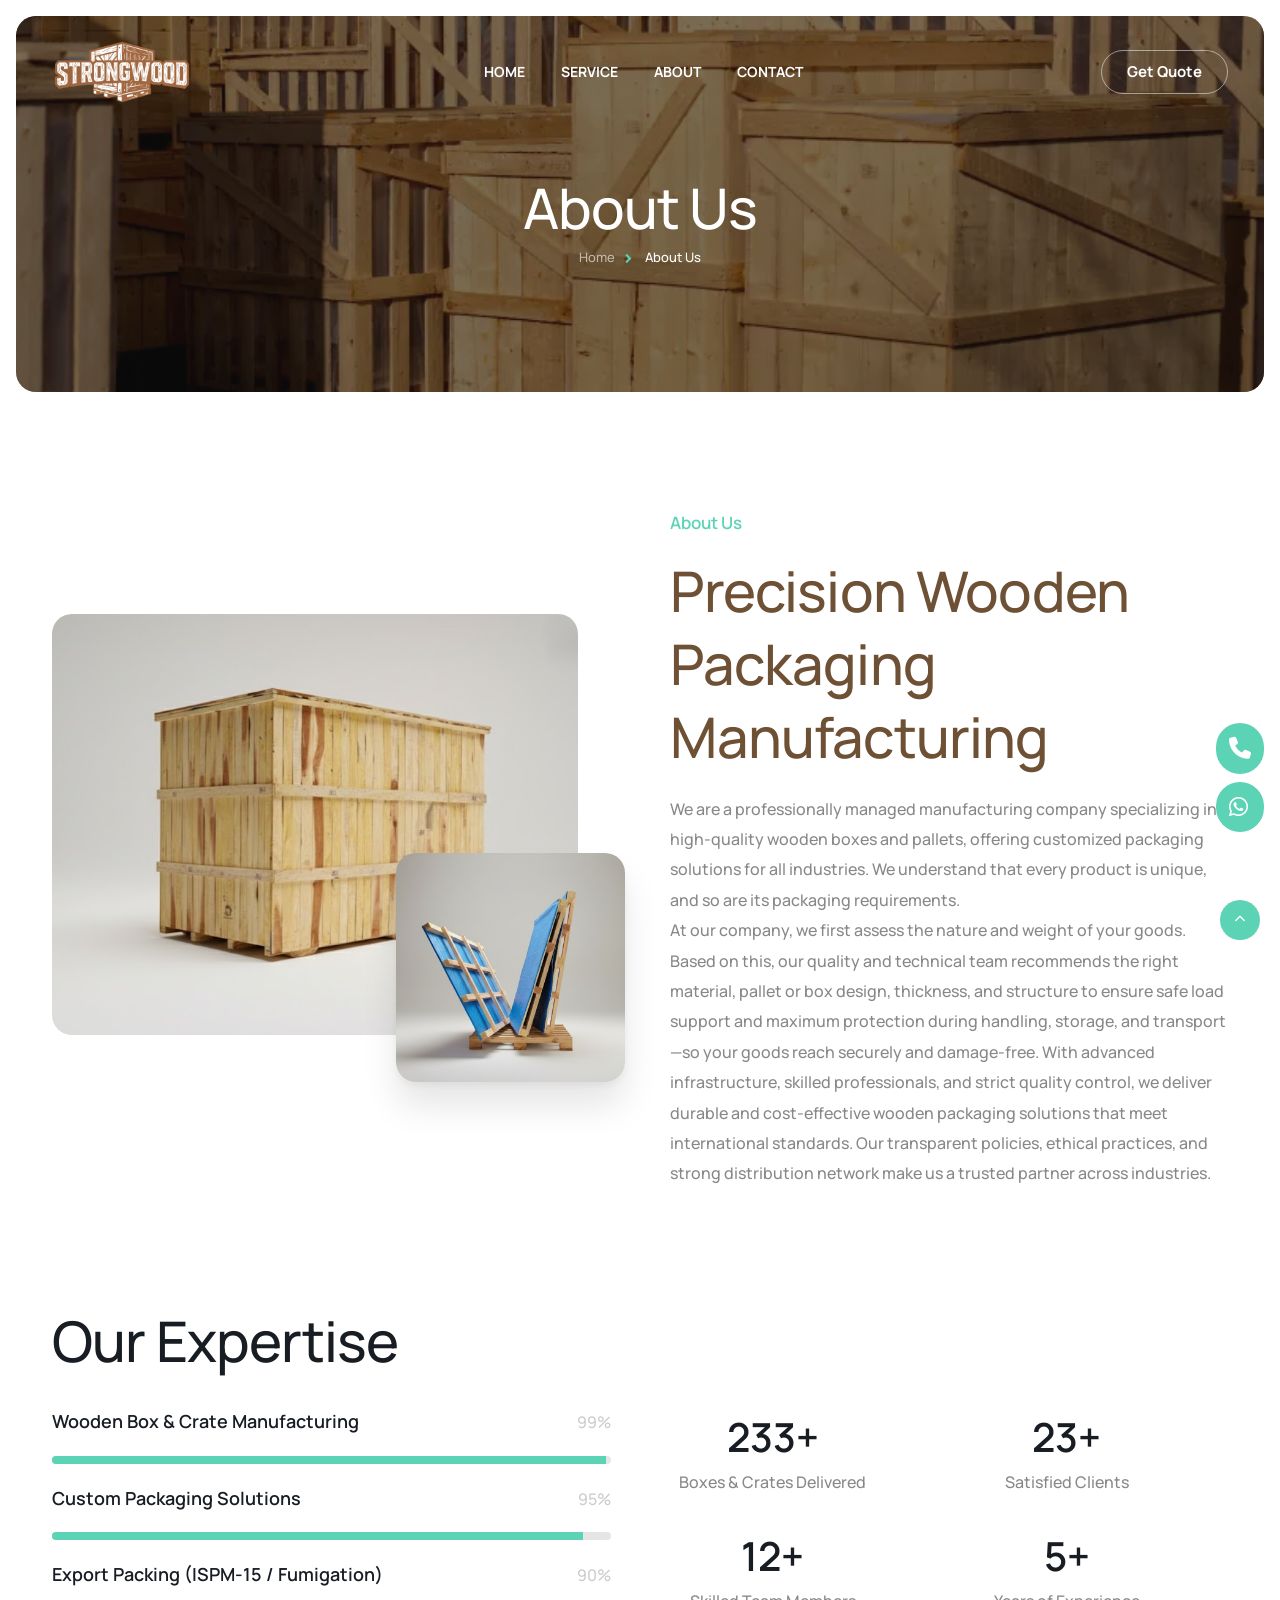
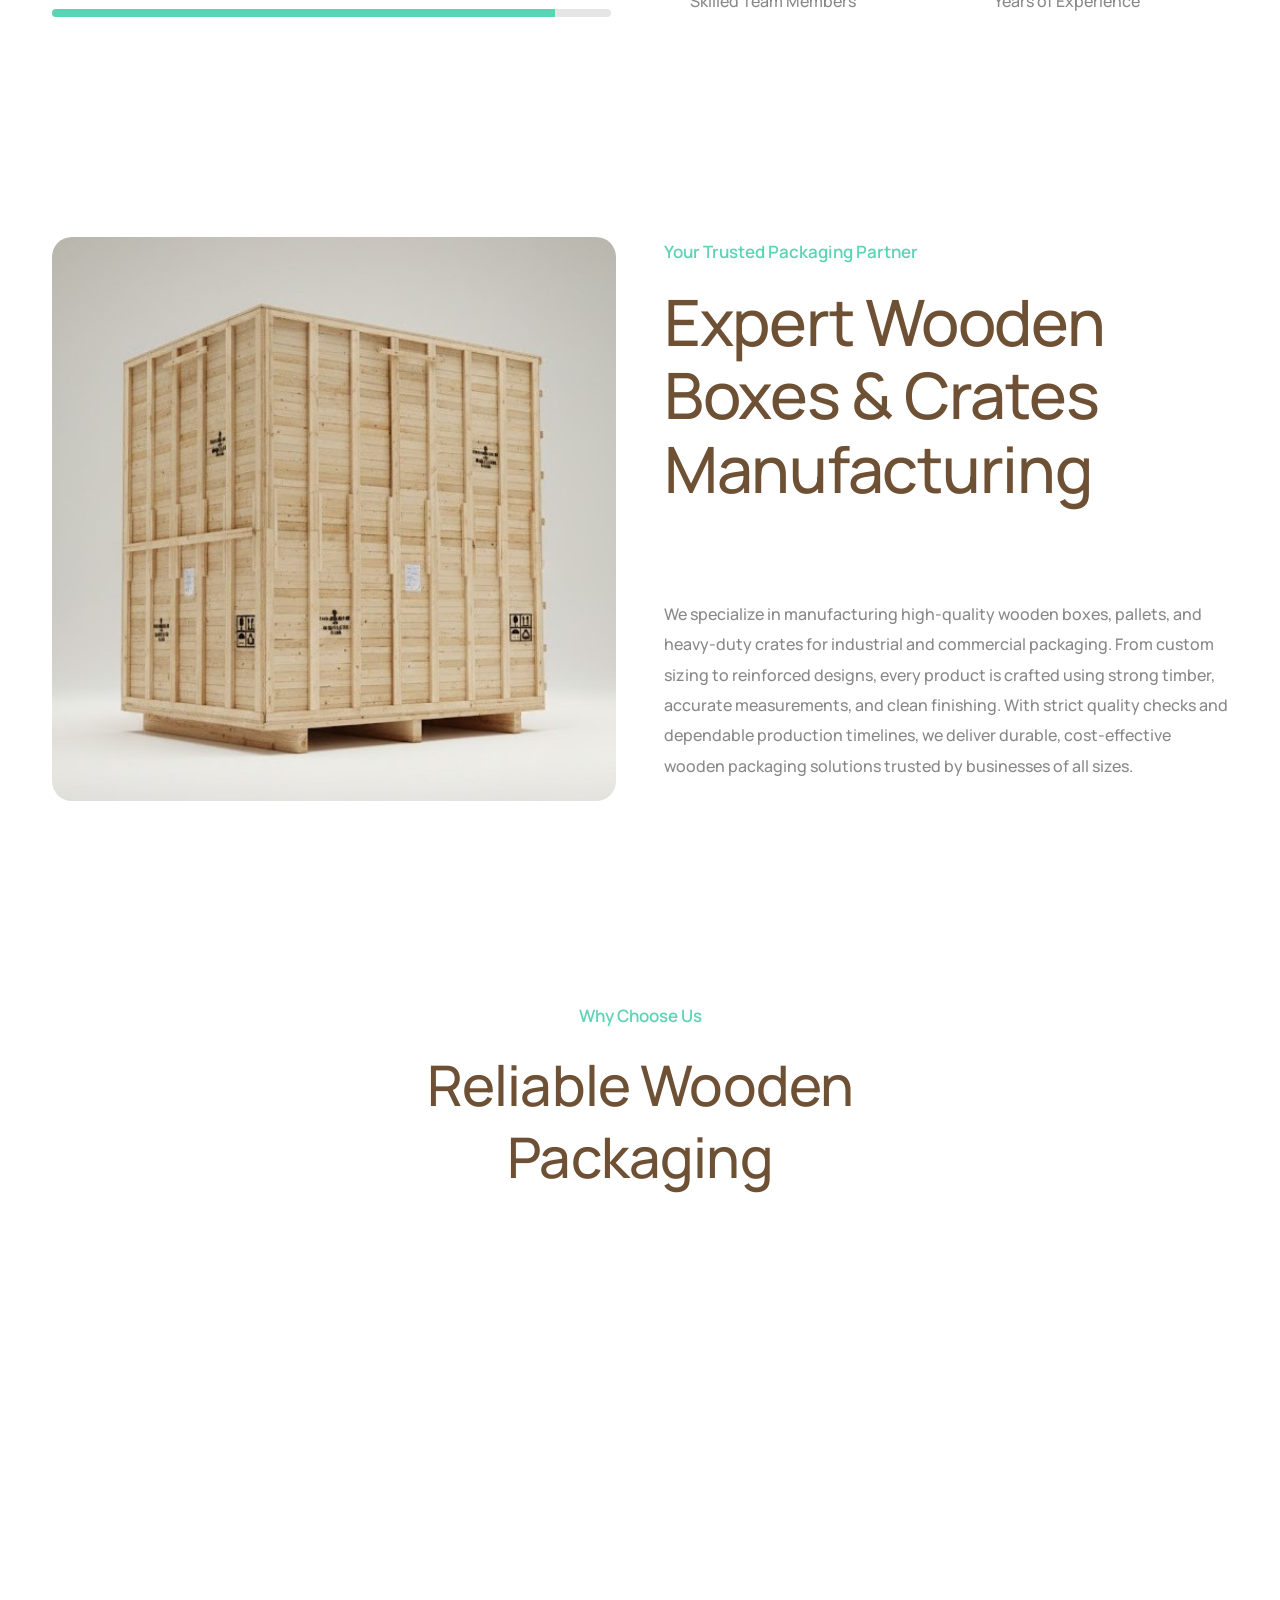
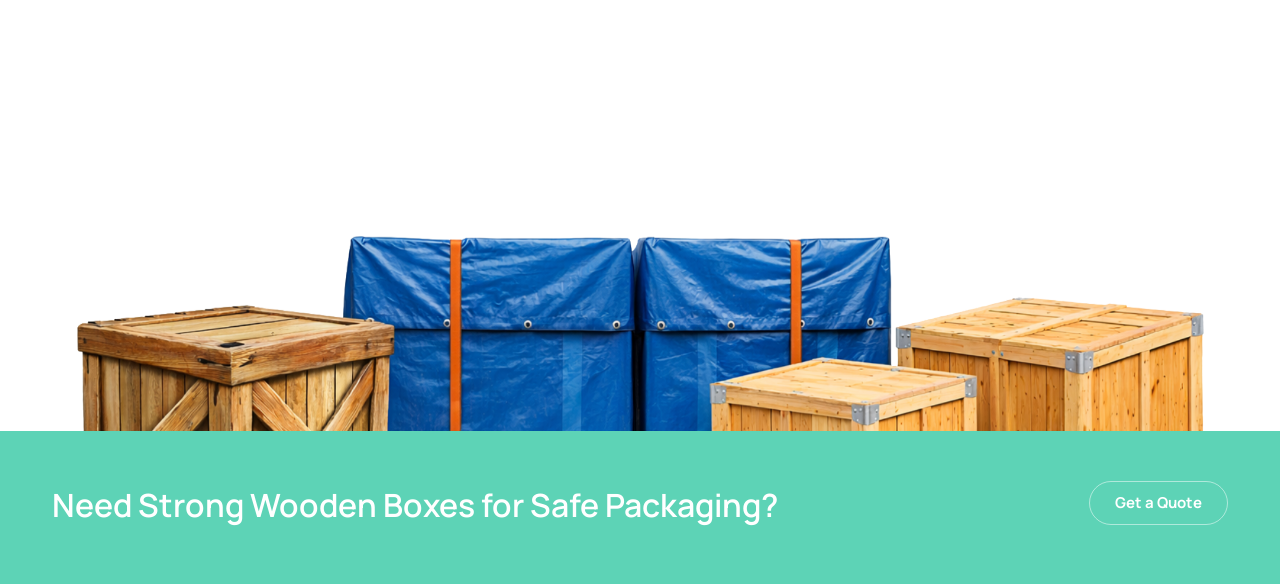
<file: about.html>
<!DOCTYPE html>
<html lang="en">

<head>
    <title>About Strongwood | Trusted Wooden Packaging Manufacturer</title>
    <link rel="icon" href="images/favicon.png" type="image/gif" sizes="16x16">
    <meta content="text/html;charset=utf-8" http-equiv="Content-Type">
    <meta content="width=device-width, initial-scale=1.0" name="viewport">
    <meta
        content="Learn about Strongwood — a reliable manufacturer of wooden crates, pallets, and custom wooden boxes built with precision, quality timber, and strong finishing.
Meta Keywords: about strongwood, wooden packaging company, wooden crate maker, custom wooden box manufacturer, industrial packaging manufacturer"
        name="description">
    <meta name="keywords"
        content="about strongwood, wooden packaging company, wooden packaging manufacturer india, wooden box making company, wooden crate making company, experienced wooden packaging manufacturer, quality wooden crates, custom wooden packing solutions, industrial packaging manufacturer">

    <meta name="robots" content="index, follow">
    <!-- CSS Files
    ================================================== -->
    <link href="css/bootstrap.min.css" rel="stylesheet" type="text/css" id="bootstrap">
    <link href="css/plugins.css" rel="stylesheet" type="text/css">
    <link href="css/swiper.css" rel="stylesheet" type="text/css">
    <link href="css/style.css" rel="stylesheet" type="text/css">
    <link href="css/coloring.css" rel="stylesheet" type="text/css">
    <!-- color scheme -->
    <link id="colors" href="css/colors/scheme-01.css" rel="stylesheet" type="text/css">

</head>

<body>
    <div id="wrapper">
        <div class="widgets">
            <a href="tel:+919876543210">
                <i class="fa-regular fa-phone"></i>
            </a>
            <a href="https://wa.me/919876543210">
                <i class="fa-brands fa-whatsapp"></i>
            </a>
        </div>

        <a href="#" id="back-to-top"></a>

        <!-- page preloader begin -->
        <div id="de-loader"></div>

        <header class="header-static transparent mt-lg-4 pt-lg-2">
            <div class="container">
                <div class="row">
                    <div class="col-md-12">
                        <div class="de-flex">
                            <div class="de-flex-col">
                                <!-- logo begin -->
                                <div id="logo">
                                    <a href="index.html">
                                        <img class="logo-main" src="images/logo.png" style="max-width: 140px;" alt="">
                                        <img class="logo-scroll" src="images/logo.png" style="max-width: 140px;" alt="">
                                        <img class="logo-mobile" src="images/logo.png" style="max-width: 140px;" alt="">
                                    </a>
                                </div>
                                <!-- logo end -->
                            </div>
                            <div class="de-flex-col header-col-mid">
                                <!-- mainemenu begin -->
                                <ul id="mainmenu">
                                    <li><a class="menu-item" href="index.html">Home</a></li>
                                    <li><a class="menu-item" href="service.html">Service</a></li>
                                    <li><a class="menu-item" href="about.html">About</a></li>
                                    <li><a class="menu-item" href="contact.html">Contact</a></li>
                                </ul>
                                <!-- mainmenu end -->
                            </div>
                            <div class="de-flex-col">
                                <div class="menu_side_area">
                                    <a href="contact.html" class="btn-main btn-line fx-slide"><span>Get Quote</span></a>
                                    <span id="menu-btn"></span>
                                </div>

                                <!-- <div id="btn-extra">
                                    <span></span>
                                    <span></span>
                                </div> -->
                            </div>
                        </div>
                    </div>
                </div>
            </div>
        </header>

        <div class="no-bottom no-top" id="content">

            <div id="top"></div>

            <section id="subheader" class="text-light sm-mt-90 relative rounded-1 overflow-hidden m-3"
                data-bgimage="url(images/about.webp) bottom">
                <div class="container relative z-2">
                    <div class="row gy-4 gx-5 align-items-center">
                        <div class="col-lg-12">
                            <h1 class="split">About Us</h1>
                            <ul class="crumb wow fadeInUp">
                                <li><a href="index.html">Home</a></li>
                                <li class="active">About Us</li>
                            </ul>
                        </div>
                    </div>
                </div>
                <!-- <div class="gradient-edge-bottom color op-7 h-80"></div> -->
                <div class="sw-overlay op-7"></div>
            </section>

            <section>
                <div class="container">
                    <div class="row g-4 align-items-center">
                        <div class="col-lg-6">
                            <div class="relative">
                                <div class="w-100 pe-5 pb-5 wow scaleIn">
                                    <img src="images/about-2.jpg" class="w-100 rounded-1" alt="Cargo logistics service">
                                </div>
                                <img src="images/about-3.jpg"
                                    class="w-40 rounded-1 abs end-0 bottom-0 z-2 soft-shadow wow scaleIn"
                                    data-wow-delay=".2s" alt="Freight transport">
                            </div>
                        </div>
                        <div class="col-lg-6">
                            <div class="ps-lg-3">
                                <div class="subtitle id-color wow fadeInUp" data-wow-delay=".2s"
                                    style="color: #5DD3B6;">About Us</div>
                                <h2 class="split" style="color: #6E5034;">Precision Wooden Packaging Manufacturing</h2>
                                <p class="mb-0 wow fadeInUp" data-wow-delay=".6s">
                                    We are a professionally managed manufacturing company specializing in high-quality
                                    wooden boxes and pallets, offering customized packaging solutions for all
                                    industries. We understand that every product is unique, and so are its packaging
                                    requirements.
                                </p>
                                <p class="mb-0 wow fadeInUp" data-wow-delay=".6s">
                                    At our company, we first assess the nature and weight of your goods. Based on this,
                                    our quality and technical team recommends the right material, pallet or box design,
                                    thickness, and structure to ensure safe load support and maximum protection during
                                    handling, storage, and transport—so your goods reach securely and damage-free.

                                    With advanced infrastructure, skilled professionals, and strict quality control, we
                                    deliver durable and cost-effective wooden packaging solutions that meet
                                    international standards. Our transparent policies, ethical practices, and strong
                                    distribution network make us a trusted partner across industries.
                                </p>
                            </div>
                        </div>

                        <div class="spacer-single"></div>

                        <div class="row g-4">
                            <div class="col-lg-12">
                                <h2 class="split mb-0">Our Expertise</h2>
                            </div>
                            <div class="col-lg-6">
                                <div class="skill-bar style-2">
                                    <h5>Wooden Box & Crate Manufacturing</h5>
                                    <div class="de-progress">
                                        <div class="value"></div>
                                        <div class="progress-bar" data-value="99%">
                                        </div>
                                    </div>
                                </div>

                                <div class="skill-bar style-2">
                                    <h5>Custom Packaging Solutions</h5>
                                    <div class="de-progress">
                                        <div class="value"></div>
                                        <div class="progress-bar" data-value="95%">
                                        </div>
                                    </div>
                                </div>

                                <div class="skill-bar style-2">
                                    <h5>Export Packing (ISPM-15 / Fumigation)</h5>
                                    <div class="de-progress">
                                        <div class="value"></div>
                                        <div class="progress-bar" data-value="90%">
                                        </div>
                                    </div>
                                </div>

                            </div>

                            <div class="col-lg-6">
                                <div class="row g-4">
                                    <div class="col-md-6 text-center">
                                        <div class="de_count wow fadeInRight" data-wow-delay=".0s">
                                            <h3 class="fs-40 mb-0"><span class="timer" data-to="1000"
                                                    data-speed="3000">0</span>+</h3>
                                            Boxes & Crates Delivered
                                        </div>
                                    </div>
                                    <div class="col-md-6 text-center">
                                        <div class="de_count wow fadeInRight" data-wow-delay=".2s">
                                            <h3 class="fs-40 mb-0"><span class="timer" data-to="100"
                                                    data-speed="3000">0</span>+</h3>
                                            Satisfied Clients
                                        </div>
                                    </div>
                                    <div class="col-md-6 text-center">
                                        <div class="de_count wow fadeInRight" data-wow-delay=".4s">
                                            <h3 class="fs-40 mb-0"><span class="timer" data-to="50"
                                                    data-speed="3000">0</span>+</h3>
                                            Skilled Team Members
                                        </div>
                                    </div>
                                    <div class="col-md-6 text-center">
                                        <div class="de_count wow fadeInRight" data-wow-delay=".6s">
                                            <h3 class="fs-40 mb-0"><span class="timer" data-to="20"
                                                    data-speed="3000">0</span>+</h3>
                                            Years of Experience
                                        </div>
                                    </div>
                                </div>
                            </div>
                        </div>

                    </div>

                </div>
            </section>

            <section>
                <div class="container relative z-1">
                    <div class="row g-4 gx-5">
                        <div class="col-lg-6">
                            <div class="relative">
                                <!-- <div class="abs bottom-0 end-0 m-5">
                                    <div class="p-4 mb-4 bg-color text-light rounded-1 text-center wow fadeInUp"
                                        data-wow-delay=".0s">
                                        <h1 class="fs-84 mb-1">15</h1>
                                        <div class="fs-16 lh-1-5">Years of Excellence</div>
                                    </div>
                                </div> -->
                                <img src="images/about-4.jpg" class="w-100 rounded-1" alt="">
                            </div>
                        </div>

                        <div class="col-lg-6">
                            <div class="h-100 relative">

                                <div class="subtitle id-color wow fadeInUp" data-wow-delay=".2s"
                                    style="color: #5DD3B6;">Your Trusted Packaging Partner</div>
                                <h1 class="split" data-wow-delay=".4s" style="color: #6E5034;">Expert Wooden Boxes &
                                    Crates Manufacturing</h1>

                                <div class="abs ol-lg-12 pos-sm-relative bottom-0">
                                    <p>
                                        We specialize in manufacturing high-quality wooden boxes, pallets, and
                                        heavy-duty crates for industrial and
                                        commercial packaging. From custom sizing to reinforced designs, every product is
                                        crafted using strong timber,
                                        accurate measurements, and clean finishing. With strict quality checks and
                                        dependable production timelines,
                                        we deliver durable, cost-effective wooden packaging solutions trusted by
                                        businesses of all sizes.
                                    </p>
                                </div>
                            </div>
                        </div>
                    </div>
                </div>
            </section>

            <section id="section-why-choose-us" class="relative mx-3 rounded-1 overflow-hidden">
                <!-- <div class="gradient-edge-top color h-50 op-2"></div> -->
                <div class="container">
                    <div class="row g-4 justify-content-center">
                        <div class="col-lg-7 text-center">
                            <div class="subtitle wow fadeInUp" style="color: #5DD3B6;">Why Choose Us</div>
                            <h2 class="split" data-wow-delay=".2s" style="color: #6E5034;">Reliable Wooden Packaging
                            </h2>
                        </div>
                    </div>

                    <div class="row g-4">

                        <div class="col-lg-4 col-md-6 wow fadeInUp">
                            <div class="relative">
                                <i class="abs fs-40 p-4 bg-dark icon_check rounded-1 text-light"></i>
                                <div class="ps-100 ms-4">
                                    <h4>Cargo Assessment First</h4>
                                    <p>We identify the nature and weight of your goods first, so every crate, pallet, or
                                        box is designed with the right load capacity and protection level.</p>
                                </div>
                            </div>
                        </div>

                        <div class="col-lg-4 col-md-6 wow fadeInUp">
                            <div class="relative">
                                <i class="abs fs-40 p-4 bg-dark icon_check rounded-1 text-light"></i>
                                <div class="ps-100 ms-4">
                                    <h4>Expert Design Recommendation</h4>
                                    <p>Our quality and technical team suggests the best material, thickness, and
                                        structure to ensure strength, stability, and damage-free delivery.</p>
                                </div>
                            </div>
                        </div>

                        <div class="col-lg-4 col-md-6 wow fadeInUp">
                            <div class="relative">
                                <i class="abs fs-40 p-4 bg-dark icon_check rounded-1 text-light"></i>
                                <div class="ps-100 ms-4">
                                    <h4>International Standard Compliance</h4>
                                    <p>We provide export-ready packaging that meets international requirements, helping
                                        avoid shipment issues and ensuring smooth logistics.</p>
                                </div>
                            </div>
                        </div>

                        <div class="col-lg-4 col-md-6 wow fadeInUp">
                            <div class="relative">
                                <i class="abs fs-40 p-4 bg-dark icon_check rounded-1 text-light"></i>
                                <div class="ps-100 ms-4">
                                    <h4>Advanced Infrastructure</h4>
                                    <p>With modern equipment and skilled professionals, we manufacture durable packaging
                                        solutions efficiently without compromising build quality.</p>
                                </div>
                            </div>
                        </div>

                        <div class="col-lg-4 col-md-6 wow fadeInUp">
                            <div class="relative">
                                <i class="abs fs-40 p-4 bg-dark icon_check rounded-1 text-light"></i>
                                <div class="ps-100 ms-4">
                                    <h4>Strict Quality Control</h4>
                                    <p>Every packaging unit is checked for structural integrity and load safety,
                                        ensuring reliable protection during handling, storage, and transit.</p>
                                </div>
                            </div>
                        </div>

                        <div class="col-lg-4 col-md-6 wow fadeInUp">
                            <div class="relative">
                                <i class="abs fs-40 p-4 bg-dark icon_check rounded-1 text-light"></i>
                                <div class="ps-100 ms-4">
                                    <h4>Trusted & Transparent Partner</h4>
                                    <p>Transparent policies, ethical practices, and a strong distribution network make
                                        us a dependable packaging partner for multiple industries.</p>
                                </div>
                            </div>
                        </div>

                    </div>
                </div>
            </section>


            <section class="p-0 overflow-hidden" aria-label="section">
                <div class="container">
                    <div class="row">
                        <div class="col-lg-12">
                            <img src="images/footer-bg.png" class="w-100 wow fadeInUp" alt="">
                        </div>
                    </div>
                </div>
            </section>


            <section class="bg-color text-light pt-50 pb-50" style="background-color: #5DD3B6;">
                <div class="container">
                    <div class="row g-4">
                        <div class="col-md-9">
                            <h3 class="mb-0 fs-32 split">Need Strong Wooden Boxes for Safe Packaging?</h3>
                        </div>
                        <div class="col-lg-3 text-lg-end">
                            <a class="btn-main fx-slide btn-line wow fadeInRight" data-wow-delay=".2s"
                                href="contact.html"><span>Get a Quote</span></a>
                        </div>
                    </div>
                </div>
            </section>


        </div>

        <!-- <footer class="text-light section-dark">
            <div class="container">
                <div class="row g-4 justify-content-between">
                    <div class="col-md-6">
                        <img src="images/logo-white.webp" class="w-170px mb-2" alt="">
                        <div class="spacer-single"></div>
                        <div class="row g-4">
                            <div class="col-md-6">
                                <div class="widget">
                                    <h5>Services</h5>
                                    <ul>
                                        <li><a href="index.html">Home</a></li>
                                        <li><a href="service.html">Service</a></li>
                                        <li><a href="about.html">About</a></li>
                                        <li><a href="contact.html">Contact</a></li>
                                    </ul>
                                </div>
                            </div>

                            <div class="col-md-6">
                                <div class="widget">
                                    <h5>Company</h5>
                                    <ul>
                                        <li><a href="index.html">Home</a></li>
                                        <li><a href="about.html">About Us</a></li>
                                        <li><a href="team.html">Our Team</a></li>
                                        <li><a href="careers.html">Careers</a></li>
                                        <li><a href="blog.html">Blog</a></li>
                                        <li><a href="contact.html">Contact</a></li>
                                    </ul>
                                </div>
                            </div>
                        </div>


                        <div class="social-icons mb-sm-30 text-center">
                            <a href="#"><i class="fa-brands fa-facebook-f"></i></a>
                            <a href="#"><i class="fa-brands fa-x-twitter"></i></a>
                            <a href="#"><i class="fa-brands fa-instagram"></i></a>
                            <a href="#"><i class="fa-brands fa-youtube"></i></a>
                            <a href="#"><i class="fa-brands fa-whatsapp"></i></a>
                        </div>
                    </div>

                    <div class="col-md-6">
                        <div class="d-flex align-items-center justify-content-between">
                            <h2>Get in Touch</h2>
                            <img src="images/ui/up-right-arrow.webp" class="w-60px op-5" alt="">
                        </div>

                        <div class="widget">
                            <div class="op-5 fs-15">Email</div>
                            <h3>contact@logixpress.com</h3>

                            <div class="spacer-20"></div>

                            <div class="op-5 fs-15">Phone</div>
                            <h3>+929 333 9296</h3>

                            <div class="spacer-20"></div>

                            <div class="op-5 fs-15">Office Location</div>
                            <h3>100 S Main St, New York, NY</h3>

                            <div class="spacer-20"></div>

                        </div>
                    </div>
                </div>
            </div>
            <div class="subfooter">
                <div class="container">
                    <div class="row">
                        <div class="col-md-12 text-center">
                            Copyright 2025 LogiXpress by Designesia
                        </div>
                    </div>
                </div>
            </div>
        </footer> -->
    </div>

    <!-- overlay content begin -->
    <div id="extra-wrap" class="text-light">
        <div id="btn-close">
            <span></span>
            <span></span>
        </div>

        <div id="extra-content">
            <img src="images/logo-white.webp" class="w-200px" alt="">

            <div class="spacer-30-line"></div>

            <h5>Our Services</h5>
            <ul class="ul-check">
                <li>Trucking</li>
                <li>Air Fright</li>
                <li>Ship Freight</li>
                <li>Rail Freight</li>
                <li>Warehousing</li>
                <li>Customs Brokerage</li>
                <li>Last-Mile Delivery</li>
                <li>Project Cargo</li>
            </ul>

            <div class="spacer-30-line"></div>

            <h5>Contact Us</h5>
            <div><i class="icofont-phone me-2 op-5"></i>+929 333 9296</div>
            <div><i class="icofont-location-pin me-2 op-5"></i>100 S Main St, New York, NY </div>
            <div><i class="icofont-envelope me-2 op-5"></i>contact@logixpress.com</div>

            <div class="spacer-30-line"></div>

            <h5>About Us</h5>
            <p>We are a trusted logistics and cargo solutions provider committed to delivering your goods safely,
                efficiently, and on time. With years of experience in freight forwarding, warehousing, and international
                shipping.</p>

            <div class="social-icons">
                <a href="#"><i class="fa-brands fa-facebook-f"></i></a>
                <a href="#"><i class="fa-brands fa-x-twitter"></i></a>
                <a href="#"><i class="fa-brands fa-instagram"></i></a>
                <a href="#"><i class="fa-brands fa-youtube"></i></a>
                <a href="#"><i class="fa-brands fa-whatsapp"></i></a>
            </div>
        </div>
    </div>
    <!-- overlay content end -->

    <!-- Javascript Files
    ================================================== -->
    <script src="js/plugins.js"></script>
    <script src="js/designesia.js"></script>
    <script src="js/swiper.js"></script>
    <script src="js/custom-swiper-1.js"></script>

</body>

</html>
</file>
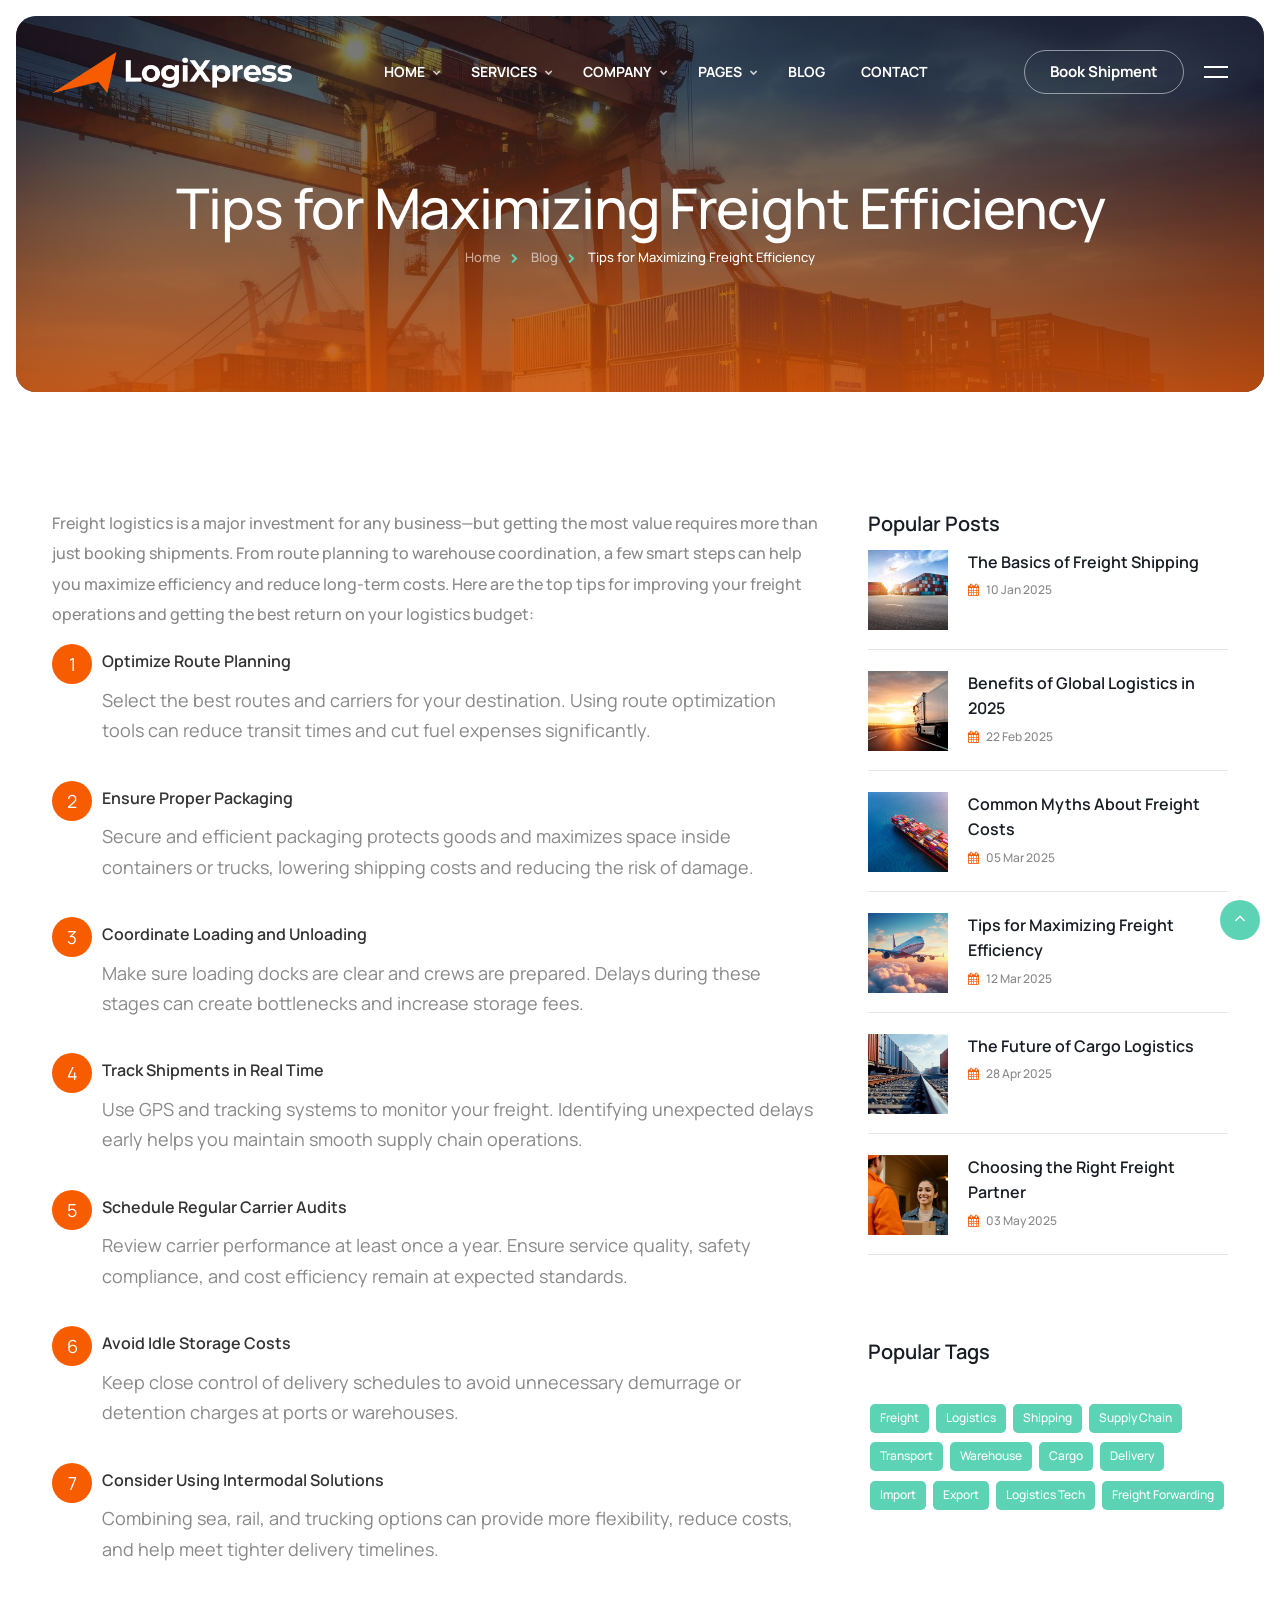
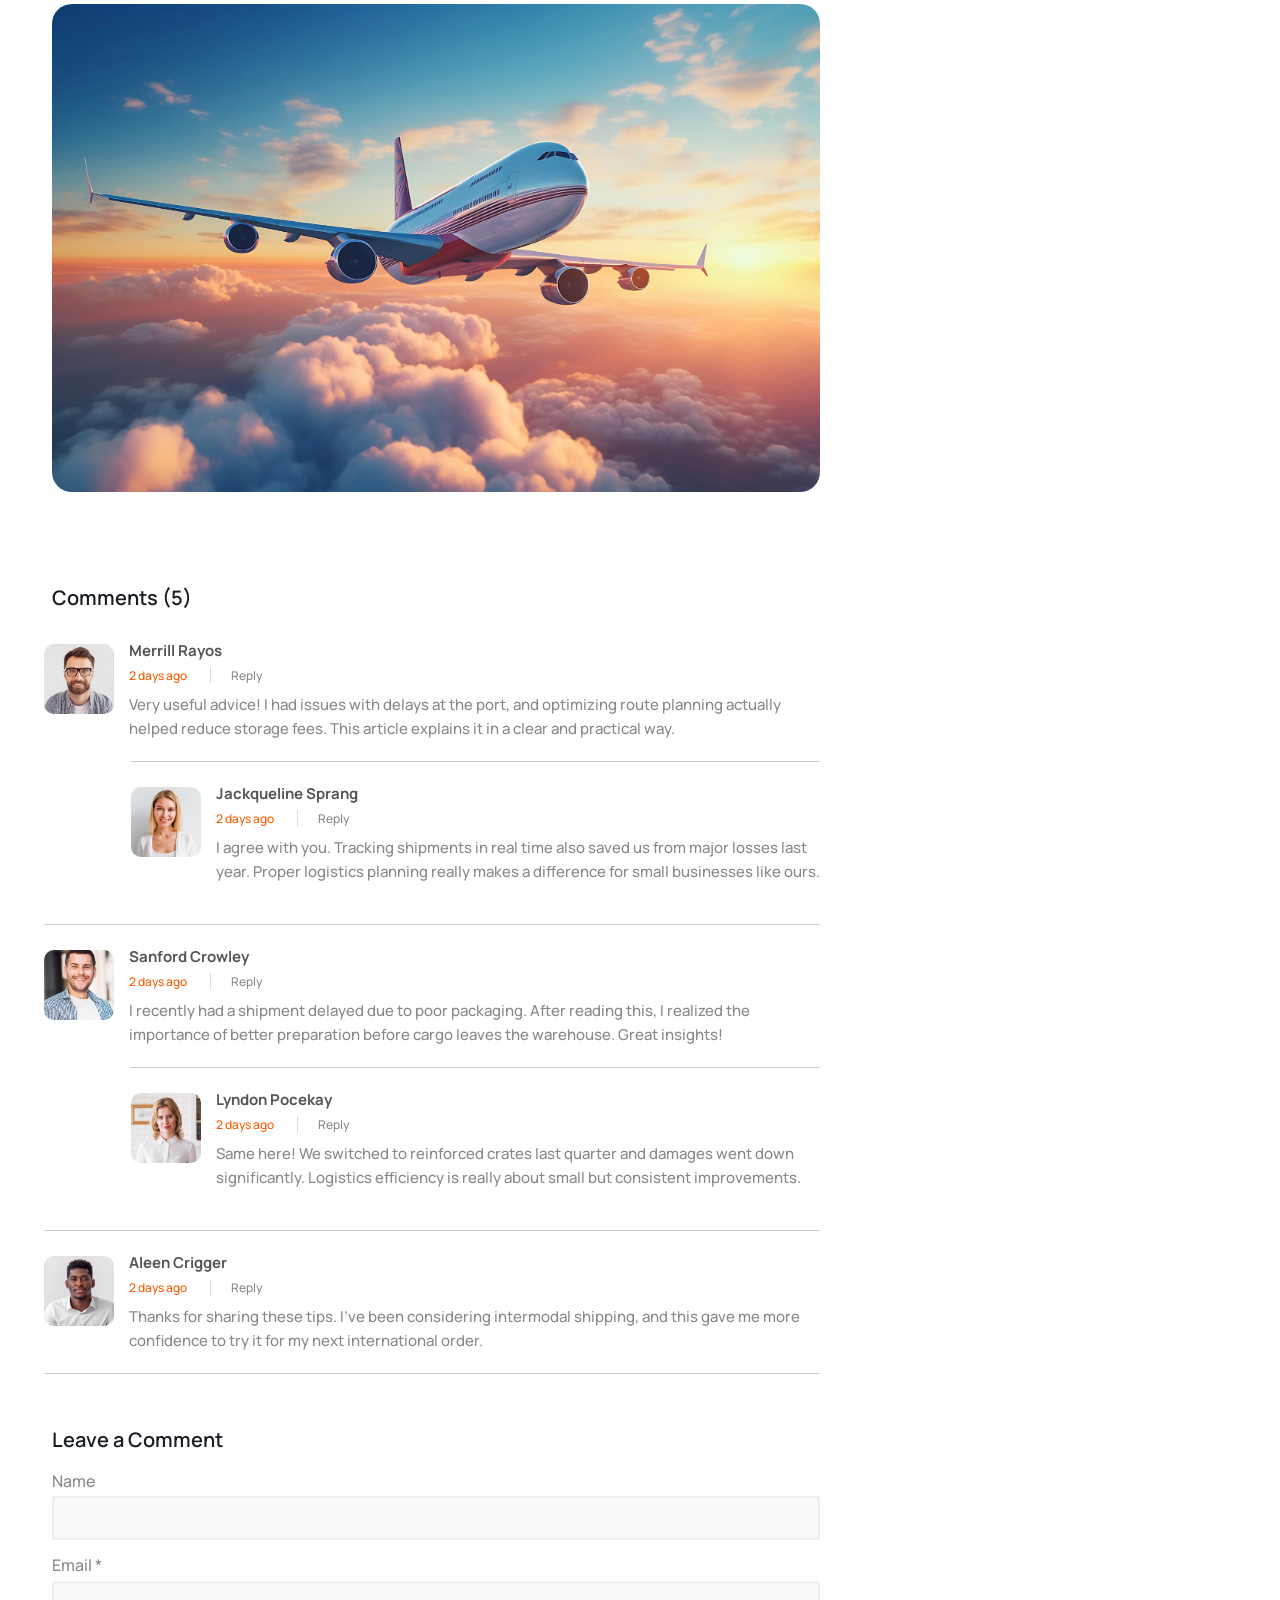
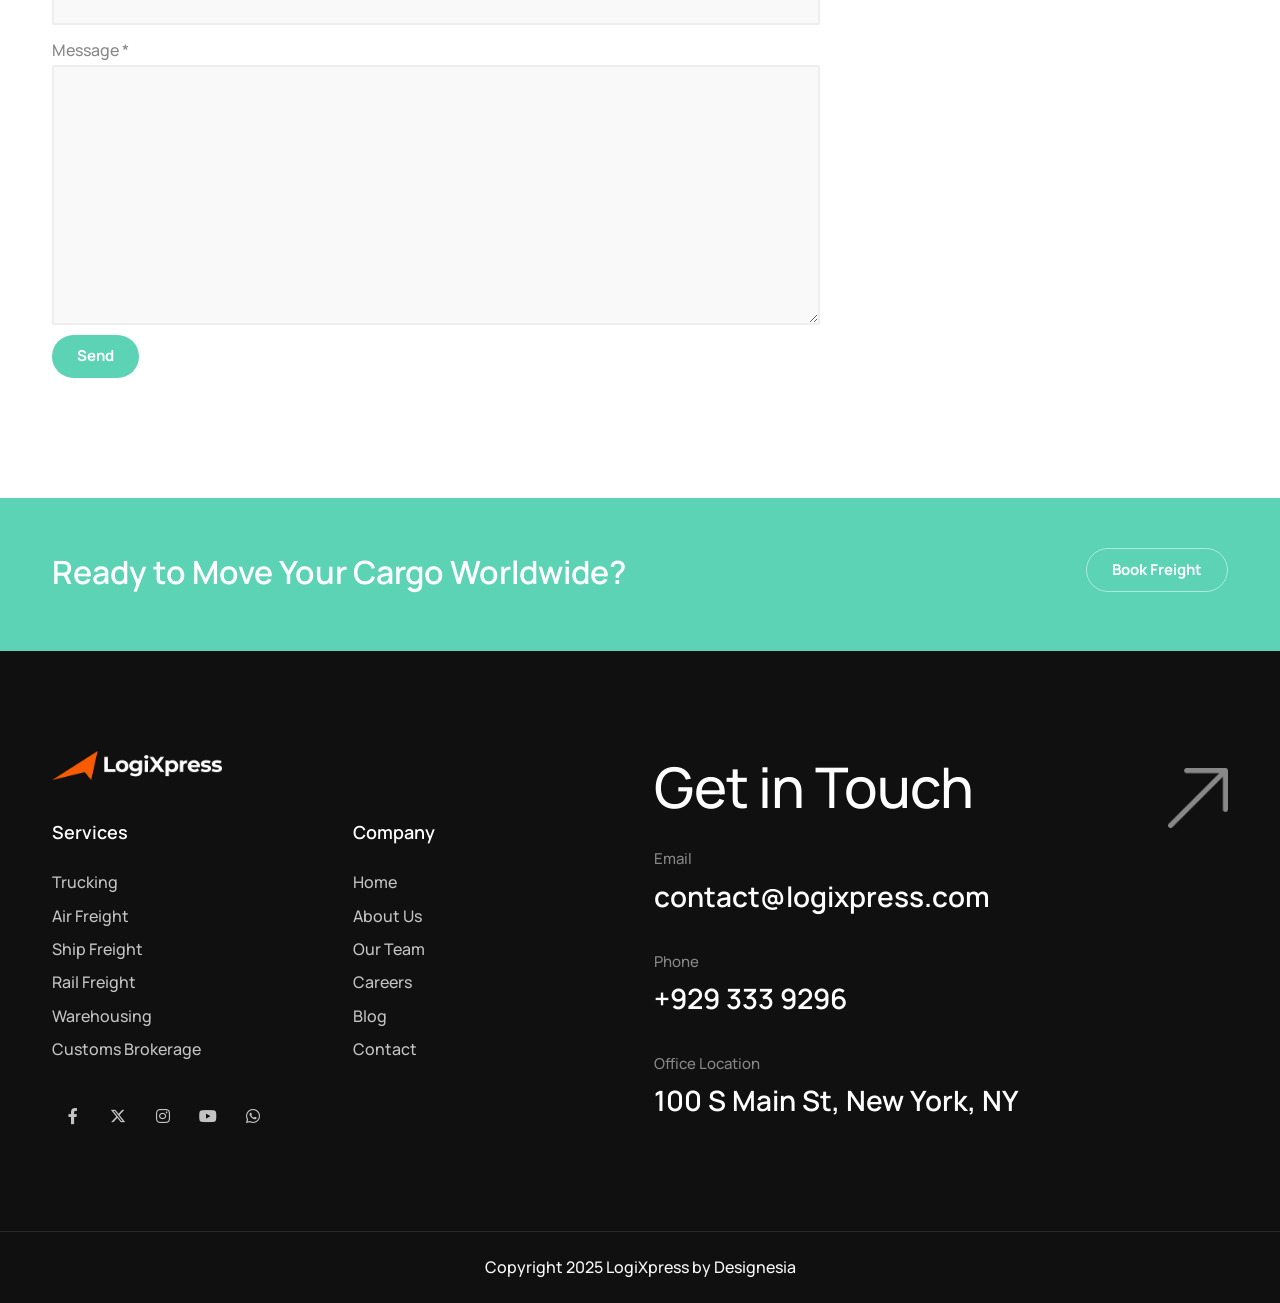
<file: blog-single.html>
<!DOCTYPE html>
<html lang="en">

<head>
    <title>LogiXpress - Transportation, Cargo & Logistics HTML Template</title>
    <link rel="icon" href="images/icon.webp" type="image/gif" sizes="16x16">
    <meta content="text/html;charset=utf-8" http-equiv="Content-Type">
    <meta content="width=device-width, initial-scale=1.0" name="viewport" >
    <meta content="LogiXpress - Transportation, Cargo & Logistics HTML Template" name="description" >
    <meta content="" name="keywords">
    <meta content="" name="author">
    <!-- CSS Files
    ================================================== -->
    <link href="css/bootstrap.min.css" rel="stylesheet" type="text/css" id="bootstrap">
    <link href="css/plugins.css" rel="stylesheet" type="text/css" >
    <link href="css/swiper.css" rel="stylesheet" type="text/css" >
    <link href="css/style.css" rel="stylesheet" type="text/css" >
    <link href="css/coloring.css" rel="stylesheet" type="text/css" >
    <!-- color scheme -->
    <link id="colors" href="css/colors/scheme-01.css" rel="stylesheet" type="text/css" >

</head>

<body>
    <div id="wrapper">
        <a href="#" id="back-to-top"></a>
        
        <!-- page preloader begin -->
        <div id="de-loader"></div>
        <!-- page preloader close -->

        <!-- header begin -->
        <header class="header-static transparent mt-lg-4 pt-lg-2">
            <div class="container">
                <div class="row">
                    <div class="col-md-12">
                        <div class="de-flex sm-pt10">
                            <div class="de-flex-col">
                                <!-- logo begin -->
                                <div id="logo">
                                    <a href="index.html">
                                        <img class="logo-main" src="images/logo-white.webp" alt="" >
                                        <img class="logo-scroll" src="images/logo-white.webp" alt="" >
                                        <img class="logo-mobile" src="images/logo-white.webp" alt="" >
                                    </a>
                                </div>
                                <!-- logo end -->
                            </div>
                            <div class="de-flex-col header-col-mid">
                                <!-- mainemenu begin -->
                                <ul id="mainmenu">
                                    <li><a class="menu-item" href="index.html">Home</a>
                                        <ul class="mega">
                                            <li>
                                                <div class="container">
                                                    <div class="sb-menu p-4">
                                                        <div class="row g-3">
                                                            <div class="col-lg-4 col-md-6 text-center">
                                                                <div class="relative hover text-center overflow-hidden rounded-1">
                                                                    <img src="images/demo/homepage-1.webp" class="w-100 relative hover-scale-1-1" alt="">

                                                                    <div class="abs abs-centered w-70 z-2 hover-op-1">
                                                                        <a class="btn-main mb-2" href="index.html">Multipage</a>
                                                                        <a class="btn-main" href="index-onepage.html">One Page</a>
                                                                    </div>
                                                                    <div class="hover-op-05 abs abs-centered bg-dark w-100 h-100 z-1"></div>
                                                                </div>
                                                                <h5 class="mt-2 mb-0">Logistic</h5>
                                                            </div>

                                                            <div class="col-lg-4 col-md-6 text-center">
                                                                <div class="relative hover text-center overflow-hidden rounded-1">
                                                                    <img src="images/demo/homepage-2.webp" class="w-100 relative hover-scale-1-1" alt="">

                                                                    <div class="abs abs-centered w-70 z-2 hover-op-1">
                                                                        <a class="btn-main mb-2" href="index-ship-freight.html">Multipage</a>
                                                                        <a class="btn-main" href="index-ship-freight-onepage.html">One Page</a>
                                                                    </div>
                                                                    <div class="hover-op-05 abs abs-centered bg-dark w-100 h-100 z-1"></div>
                                                                </div>
                                                                <h5 class="mt-2 mb-0">Ship Freight</h5>
                                                            </div>

                                                            <div class="col-lg-4 col-md-6 text-center">
                                                                <div class="relative hover text-center overflow-hidden rounded-1">
                                                                    <img src="images/demo/homepage-3.webp" class="w-100 relative hover-scale-1-1" alt="">

                                                                    <div class="abs abs-centered w-70 z-2 hover-op-1">
                                                                        <a class="btn-main mb-2" href="index-air-freight.html">Multipage</a>
                                                                        <a class="btn-main" href="index-air-freight-onepage.html">One Page</a>
                                                                    </div>
                                                                    <div class="hover-op-05 abs abs-centered bg-dark w-100 h-100 z-1"></div>
                                                                </div>
                                                                <h5 class="mt-2 mb-0">Air Freight</h5>
                                                            </div>

                                                            <div class="col-lg-4 col-md-6 text-center">
                                                                <div class="relative hover text-center overflow-hidden rounded-1">
                                                                    <img src="images/demo/homepage-4.webp" class="w-100 relative hover-scale-1-1" alt="">

                                                                    <div class="abs abs-centered w-70 z-2 hover-op-1">
                                                                        <a class="btn-main mb-2" href="index-truck-freight.html">Multipage</a>
                                                                        <a class="btn-main" href="index-truck-freight-onepage.html">One Page</a>
                                                                    </div>
                                                                    <div class="hover-op-05 abs abs-centered bg-dark w-100 h-100 z-1"></div>
                                                                </div>
                                                                <h5 class="mt-2 mb-0">Truck Freight</h5>
                                                            </div>

                                                            <div class="col-lg-4 col-md-6 text-center">
                                                                <div class="relative hover text-center overflow-hidden rounded-1">
                                                                    <img src="images/demo/homepage-5.webp" class="w-100 relative hover-scale-1-1" alt="">

                                                                    <div class="abs abs-centered w-70 z-2 hover-op-1">
                                                                        <a class="btn-main mb-2" href="index-warehouse.html">Multipage</a>
                                                                        <a class="btn-main" href="index-warehouse-onepage.html">One Page</a>
                                                                    </div>
                                                                    <div class="hover-op-05 abs abs-centered bg-dark w-100 h-100 z-1"></div>
                                                                </div>
                                                                <h5 class="mt-2 mb-0">Warehouse</h5>
                                                            </div>

                                                            <div class="col-lg-4 col-md-6 text-center">
                                                                <div class="relative hover text-center overflow-hidden rounded-1">
                                                                    <img src="images/demo/homepage-6.webp" class="w-100 relative hover-scale-1-1" alt="">

                                                                    <div class="abs abs-centered w-70 z-2 hover-op-1">
                                                                        <a class="btn-main mb-2" href="index-moving-company.html">Multipage</a>
                                                                        <a class="btn-main" href="index-moving-company-onepage.html">One Page</a>
                                                                    </div>
                                                                    <div class="hover-op-05 abs abs-centered bg-dark w-100 h-100 z-1"></div>
                                                                </div>
                                                                <h5 class="mt-2 mb-0">Moving Service</h5>
                                                            </div>

                                                        </div>
                                                    </div>
                                                </div>
                                            </li>
                                        </ul>
                                    </li>
                                    <li><a class="menu-item" href="services.html">Services</a>
                                        <ul>
                                            <li><a href="services.html">Services 1</a></li>
                                            <li><a href="services-2.html">Services 2</a></li>
                                            <li><a href="service-single.html">Service Single</a></li>
                                        </ul>
                                    </li>
                                    <li><a class="menu-item" href="#">Company</a>
                                        <ul>
                                            <li><a href="about.html">About Us</a></li>
                                            <li><a href="team.html">Our Team</a></li>
                                            <li><a href="certifications.html">Certifications</a></li>
                                            <li><a href="careers.html">Careers</a></li>
                                        </ul>
                                    </li>
                                    <li><a class="menu-item" href="#">Pages</a>
                                        <ul>
                                            <li><a href="track.html">Track Your Package</a></li>                                    
                                            <li><a href="booking.html">Book Shipment</a></li>
                                            <li><a href="faq.html">FAQ</a></li>
                                            <li><a href="testimonials.html">Testimonials</a></li>
                                        </ul>
                                    </li>
                                    <li><a class="menu-item" href="blog.html">Blog</a></li>
                                    <li><a class="menu-item" href="contact.html">Contact</a></li>
                                </ul>
                                <!-- mainmenu end -->
                            </div>
                            <div class="de-flex-col">
                                <div class="menu_side_area">
                                    <a href="booking.html" class="btn-main btn-line fx-slide"><span>Book Shipment</span></a>
                                    <span id="menu-btn"></span>
                                </div>

                                <div id="btn-extra">
                                    <span></span>
                                    <span></span>
                                </div>
                            </div>
                        </div>
                    </div>
                </div>
            </div>
        </header>
        <!-- header close -->
        <!-- content begin -->
        <div class="no-bottom no-top" id="content">

            <div id="top"></div>

            <section id="subheader" class="text-light sm-mt-90 relative rounded-1 overflow-hidden m-3" data-bgimage="url(images/background/4.webp) center">
                <div class="container relative z-2">
                    <div class="row gy-4 gx-5 align-items-center">
                        <div class="col-lg-12">
                            <h1 class="split">Tips for Maximizing Freight Efficiency</h1>
                            <ul class="crumb wow fadeInUp">
                                <li><a href="index.html">Home</a></li>
                                <li><a href="index.html">Blog</a></li>
                                <li class="active">Tips for Maximizing Freight Efficiency</li>
                            </ul>   
                        </div>
                    </div>
                </div>
                <div class="gradient-edge-bottom color op-7 h-80"></div>
                <div class="sw-overlay op-7"></div>
            </section>

            <section>
                <div class="container">
                    <div class="row gx-5">
                        <div class="col-lg-8">
                            <div class="blog-read">

                                <p>
                                    Freight logistics is a major investment for any business—but getting the most value requires more than just booking shipments. From route planning to warehouse coordination, a few smart steps can help you maximize efficiency and reduce long-term costs. 

                                    Here are the top tips for improving your freight operations and getting the best return on your logistics budget:
                                </p>

                                <ol class="ol-style-1">
                                  <li>
                                    <h4>Optimize Route Planning</h4>
                                    <p>
                                      Select the best routes and carriers for your destination. 
                                      Using route optimization tools can reduce transit times 
                                      and cut fuel expenses significantly.
                                    </p>
                                  </li>

                                  <li>
                                    <h4>Ensure Proper Packaging</h4>
                                    <p>
                                      Secure and efficient packaging protects goods and maximizes 
                                      space inside containers or trucks, lowering shipping costs 
                                      and reducing the risk of damage.
                                    </p>
                                  </li>

                                  <li>
                                    <h4>Coordinate Loading and Unloading</h4>
                                    <p>
                                      Make sure loading docks are clear and crews are prepared. 
                                      Delays during these stages can create bottlenecks and 
                                      increase storage fees.
                                    </p>
                                  </li>

                                  <li>
                                    <h4>Track Shipments in Real Time</h4>
                                    <p>
                                      Use GPS and tracking systems to monitor your freight. 
                                      Identifying unexpected delays early helps you maintain 
                                      smooth supply chain operations.
                                    </p>
                                  </li>

                                  <li>
                                    <h4>Schedule Regular Carrier Audits</h4>
                                    <p>
                                      Review carrier performance at least once a year. 
                                      Ensure service quality, safety compliance, and 
                                      cost efficiency remain at expected standards.
                                    </p>
                                  </li>

                                  <li>
                                    <h4>Avoid Idle Storage Costs</h4>
                                    <p>
                                      Keep close control of delivery schedules to avoid 
                                      unnecessary demurrage or detention charges at ports 
                                      or warehouses.
                                    </p>
                                  </li>

                                  <li>
                                    <h4>Consider Using Intermodal Solutions</h4>
                                    <p>
                                      Combining sea, rail, and trucking options can 
                                      provide more flexibility, reduce costs, and help 
                                      meet tighter delivery timelines.
                                    </p>
                                  </li>
                                </ol>

                                <img src="images/misc/l1.webp" class="w-100 rounded-1" alt="">

                            </div>

                            <div class="spacer-single"></div>

                            <div id="blog-comment">
                                <h4>Comments (5)</h4>

                                <div class="spacer-half"></div>

                                <ol>
                                    <li>
                                        <div class="avatar">
                                            <img src="images/testimonial/1.webp" alt="" >
                                        </div>
                                        <div class="comment-info">
                                            <span class="c_name">Merrill Rayos</span>
                                            <span class="c_date id-color">2 days ago</span>
                                            <span class="c_reply"><a href="#">Reply</a></span>
                                            <div class="clearfix"></div>
                                        </div>

                                        <div class="comment">
                                            Very useful advice! I had issues with delays at the port, and optimizing route planning actually helped reduce storage fees. This article explains it in a clear and practical way.
                                        </div>
                                        <ol>
                                            <li>
                                                <div class="avatar">
                                                    <img src="images/testimonial/2.webp" alt="" >
                                                </div>
                                                <div class="comment-info">
                                                    <span class="c_name">Jackqueline Sprang</span>
                                                    <span class="c_date id-color">2 days ago</span>
                                                    <span class="c_reply"><a href="#">Reply</a></span>
                                                    <div class="clearfix"></div>
                                                </div>
                                                <div class="comment">
                                                    I agree with you. Tracking shipments in real time also saved us from major losses last year. Proper logistics planning really makes a difference for small businesses like ours.
                                                </div>
                                            </li>
                                        </ol>
                                    </li>

                                    <li>
                                        <div class="avatar">
                                            <img src="images/testimonial/3.webp" alt="" >
                                        </div>
                                        <div class="comment-info">
                                            <span class="c_name">Sanford Crowley</span>
                                            <span class="c_date id-color">2 days ago</span>
                                            <span class="c_reply"><a href="#">Reply</a></span>
                                            <div class="clearfix"></div>
                                        </div>
                                        <div class="comment">
                                            I recently had a shipment delayed due to poor packaging. After reading this, I realized the importance of better preparation before cargo leaves the warehouse. Great insights!
                                        </div>
                                        <ol>
                                            <li>
                                                <div class="avatar">
                                                    <img src="images/testimonial/4.webp" alt="" >
                                                </div>
                                                <div class="comment-info">
                                                    <span class="c_name">Lyndon Pocekay</span>
                                                    <span class="c_date id-color">2 days ago</span>
                                                    <span class="c_reply"><a href="#">Reply</a></span>
                                                    <div class="clearfix"></div>
                                                </div>
                                                <div class="comment">
                                                    Same here! We switched to reinforced crates last quarter and damages went down significantly. Logistics efficiency is really about small but consistent improvements.
                                                </div>
                                            </li>
                                        </ol>
                                    </li>

                                    <li>
                                        <div class="avatar">
                                            <img src="images/testimonial/5.webp" alt="" >
                                        </div>
                                        <div class="comment-info">
                                            <span class="c_name">Aleen Crigger</span>
                                            <span class="c_date id-color">2 days ago</span>
                                            <span class="c_reply"><a href="#">Reply</a></span>

                                            <div class="clearfix"></div>
                                        </div>
                                        <div class="comment">
                                            Thanks for sharing these tips. I’ve been considering intermodal shipping, and this gave me more confidence to try it for my next international order.
                                        </div>
                                    </li>
                                </ol>

                                <div class="spacer-single"></div>

                                <div id="comment-form-wrapper">
                                    <h4>Leave a Comment</h4>
                                    <div class="comment_form_holder">
                                        <form id="contact_form" name="form1" class="form-border" method="post" action="#">

                                            <label>Name</label>
                                            <input type="text" name="name" id="name" class="form-control" >

                                            <label>Email <span class="req">*</span></label>
                                            <input type="text" name="email" id="email" class="form-control" >
                                            <div id="error_email" class="error">Please check your email</div>

                                            <label>Message <span class="req">*</span></label>
                                            <textarea cols="10" rows="10" name="message" id="message" class="form-control"></textarea>
                                            <div id="error_message" class="error">Please check your message</div>
                                            <div id="mail_success" class="success">Thank you. Your message has been sent.</div>
                                            <div id="mail_failed" class="error">Error, email not sent</div>

                                            <p id="btnsubmit">
                                                <input type="submit" id="send" value="Send" class="btn-main" >
                                            </p>

                                        </form>
                                    </div>
                                </div>
                            </div>


                        </div>

                        <div class="col-lg-4">
                            <div class="widget widget-post">
                                <h4>Popular Posts</h4>
                                <ul class="de-bloglist-type-1">
                                  <li>
                                    <div class="d-image">
                                      <img src="images/blog/1.webp" alt="">
                                    </div>
                                    <div class="d-content">
                                      <a href="blog-single.html">
                                        <h4>The Basics of Freight Shipping</h4>
                                      </a>
                                      <div class="d-date">10 Jan 2025</div>
                                    </div>
                                  </li>

                                  <li>
                                    <div class="d-image">
                                      <img src="images/blog/2.webp" alt="">
                                    </div>
                                    <div class="d-content">
                                      <a href="blog-single.html">
                                        <h4>Benefits of Global Logistics in 2025</h4>
                                      </a>
                                      <div class="d-date">22 Feb 2025</div>
                                    </div>
                                  </li>

                                  <li>
                                    <div class="d-image">
                                      <img src="images/blog/3.webp" alt="">
                                    </div>
                                    <div class="d-content">
                                      <a href="blog-single.html">
                                        <h4>Common Myths About Freight Costs</h4>
                                      </a>
                                      <div class="d-date">05 Mar 2025</div>
                                    </div>
                                  </li>

                                  <li>
                                    <div class="d-image">
                                      <img src="images/blog/4.webp" alt="">
                                    </div>
                                    <div class="d-content">
                                      <a href="blog-single.html">
                                        <h4>Tips for Maximizing Freight Efficiency</h4>
                                      </a>
                                      <div class="d-date">12 Mar 2025</div>
                                    </div>
                                  </li>

                                  <li>
                                    <div class="d-image">
                                      <img src="images/blog/5.webp" alt="">
                                    </div>
                                    <div class="d-content">
                                      <a href="blog-single.html">
                                        <h4>The Future of Cargo Logistics</h4>
                                      </a>
                                      <div class="d-date">28 Apr 2025</div>
                                    </div>
                                  </li>

                                  <li>
                                    <div class="d-image">
                                      <img src="images/blog/6.webp" alt="">
                                    </div>
                                    <div class="d-content">
                                      <a href="blog-single.html">
                                        <h4>Choosing the Right Freight Partner</h4>
                                      </a>
                                      <div class="d-date">03 May 2025</div>
                                    </div>
                                  </li>
                                </ul>

                            </div>
                            
                            <div class="widget widget_tags">
                                <h4>Popular Tags</h4>
                                <ul>
                                    <li><a href="#link">Freight</a></li>
                                    <li><a href="#link">Logistics</a></li>
                                    <li><a href="#link">Shipping</a></li>
                                    <li><a href="#link">Supply Chain</a></li>
                                    <li><a href="#link">Transport</a></li>
                                    <li><a href="#link">Warehouse</a></li>
                                    <li><a href="#link">Cargo</a></li>
                                    <li><a href="#link">Delivery</a></li>
                                    <li><a href="#link">Import</a></li>
                                    <li><a href="#link">Export</a></li>
                                    <li><a href="#link">Logistics Tech</a></li>
                                    <li><a href="#link">Freight Forwarding</a></li>
                                </ul>
                            </div>

                        </div>
                    </div>
                </div>
            </section>

            <section class="bg-color text-light pt-50 pb-50">
                <div class="container">
                    <div class="row g-4">
                        <div class="col-md-9">
                            <h3 class="mb-0 fs-32 split">Ready to Move Your Cargo Worldwide?</h3>
                        </div>
                        <div class="col-lg-3 text-lg-end">
                            <a class="btn-main fx-slide btn-line wow fadeInRight" data-wow-delay=".2s" href="#"><span>Book Freight</span></a>
                        </div>
                    </div>
                </div>
            </section>
        </div>

        <!-- content close -->
        
        <!-- footer begin -->
        <footer class="text-light section-dark">
            <div class="container">
                <div class="row g-4 justify-content-between">
                    <div class="col-md-6">
                        <img src="images/logo-white.webp" class="w-170px mb-2" alt="">
                        <div class="spacer-single"></div>
                        <div class="row g-4">
                            <div class="col-md-6">
                                <div class="widget">
                                    <h5>Services</h5>
                                    <ul>                                        
                                        <li><a href="service-single.html">Trucking</a></li>
                                        <li><a href="service-single.html">Air Freight</a></li>
                                        <li><a href="service-single.html">Ship Freight</a></li>
                                        <li><a href="service-single.html">Rail Freight</a></li>
                                        <li><a href="service-single.html">Warehousing</a></li>
                                        <li><a href="service-single.html">Customs Brokerage</a></li>
                                    </ul>
                                </div>
                            </div>

                            <div class="col-md-6">
                                <div class="widget">
                                    <h5>Company</h5>
                                    <ul>                                        
                                        <li><a href="index.html">Home</a></li>
                                        <li><a href="about.html">About Us</a></li>
                                        <li><a href="team.html">Our Team</a></li>
                                        <li><a href="careers.html">Careers</a></li>
                                        <li><a href="blog.html">Blog</a></li>
                                        <li><a href="contact.html">Contact</a></li>
                                    </ul>
                                </div>
                            </div>
                        </div>


                        <div class="social-icons mb-sm-30 text-center">
                            <a href="#"><i class="fa-brands fa-facebook-f"></i></a>
                            <a href="#"><i class="fa-brands fa-x-twitter"></i></a>
                            <a href="#"><i class="fa-brands fa-instagram"></i></a>
                            <a href="#"><i class="fa-brands fa-youtube"></i></a>
                            <a href="#"><i class="fa-brands fa-whatsapp"></i></a>
                        </div>
                    </div>

                    <div class="col-md-6">
                        <div class="d-flex align-items-center justify-content-between">
                            <h2>Get in Touch</h2>
                            <img src="images/ui/up-right-arrow.webp" class="w-60px op-5" alt="">
                        </div>

                        <div class="widget">
                            <div class="op-5 fs-15">Email</div>
                            <h3>contact@logixpress.com</h3>

                            <div class="spacer-20"></div>      

                            <div class="op-5 fs-15">Phone</div>
                            <h3>+929 333 9296</h3>

                            <div class="spacer-20"></div>

                            <div class="op-5 fs-15">Office Location</div>
                            <h3>100 S Main St, New York, NY</h3>

                            <div class="spacer-20"></div>
                      
                        </div>
                    </div>
                </div>
            </div>
            <div class="subfooter">
                <div class="container">
                    <div class="row">
                        <div class="col-md-12 text-center">
                            Copyright 2025 LogiXpress by Designesia
                        </div>
                    </div>
                </div>
            </div>
        </footer>
        <!-- footer close -->
    </div>

    <!-- overlay content begin -->
    <div id="extra-wrap" class="text-light">
        <div id="btn-close">
            <span></span>
            <span></span>
        </div>

        <div id="extra-content">
            <img src="images/logo-white.webp" class="w-200px" alt="">

            <div class="spacer-30-line"></div>

            <h5>Our Services</h5>
            <ul class="ul-check">
                <li>Trucking</li>
                <li>Air Fright</li>
                <li>Ship Freight</li>
                <li>Rail Freight</li>
                <li>Warehousing</li>
                <li>Customs Brokerage</li>
                <li>Last-Mile Delivery</li>
                <li>Project Cargo</li>
            </ul>

            <div class="spacer-30-line"></div>

            <h5>Contact Us</h5>
            <div><i class="icofont-phone me-2 op-5"></i>+929 333 9296</div>
            <div><i class="icofont-location-pin me-2 op-5"></i>100 S Main St, New York, NY </div>
            <div><i class="icofont-envelope me-2 op-5"></i>contact@logixpress.com</div>

            <div class="spacer-30-line"></div>

            <h5>About Us</h5>
            <p>We are a trusted logistics and cargo solutions provider committed to delivering your goods safely, efficiently, and on time. With years of experience in freight forwarding, warehousing, and international shipping.</p>

            <div class="social-icons">
                <a href="#"><i class="fa-brands fa-facebook-f"></i></a>
                <a href="#"><i class="fa-brands fa-x-twitter"></i></a>
                <a href="#"><i class="fa-brands fa-instagram"></i></a>
                <a href="#"><i class="fa-brands fa-youtube"></i></a>
                <a href="#"><i class="fa-brands fa-whatsapp"></i></a>
            </div>
        </div>
    </div>
    <!-- overlay content end -->

    <!-- Javascript Files
    ================================================== -->
    <script src="js/plugins.js"></script>
    <script src="js/designesia.js"></script>
    <script src="js/swiper.js"></script>
    <script src="js/custom-swiper-1.js"></script>

</body>

</html>
</file>
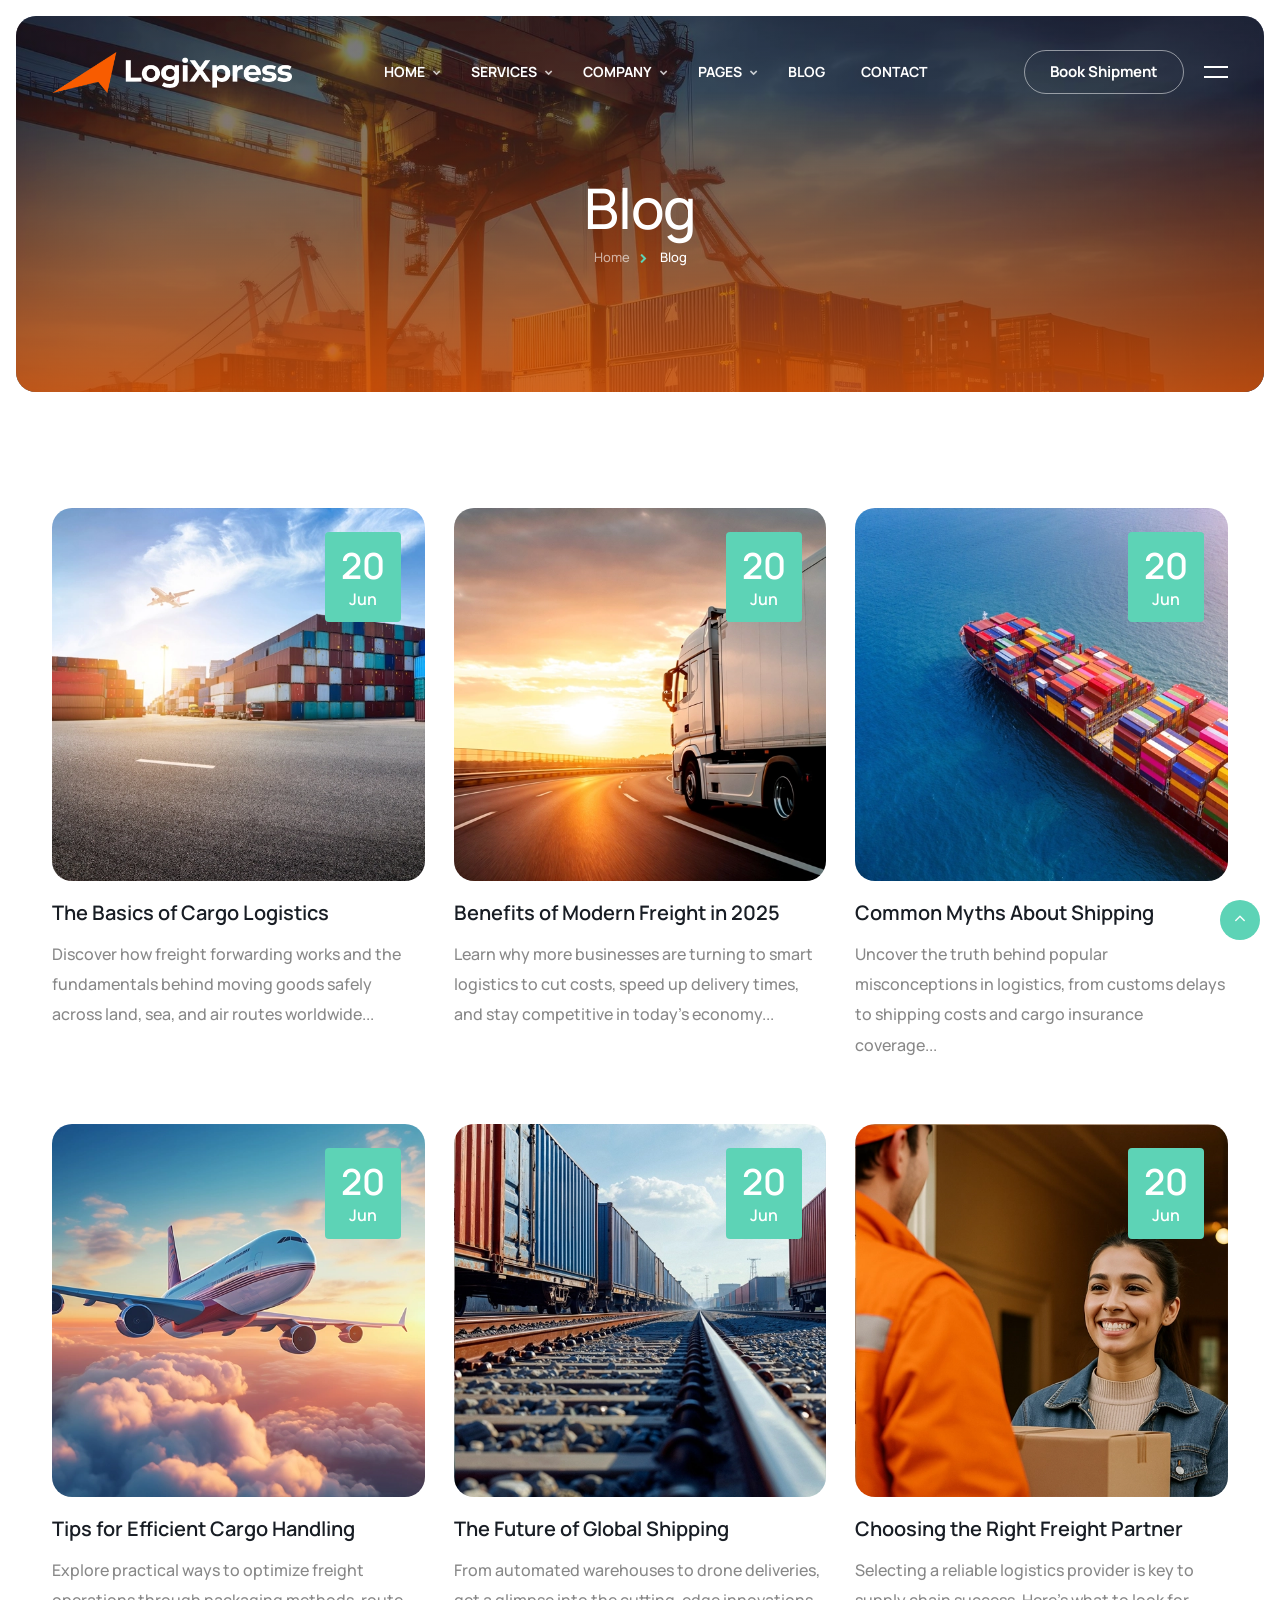
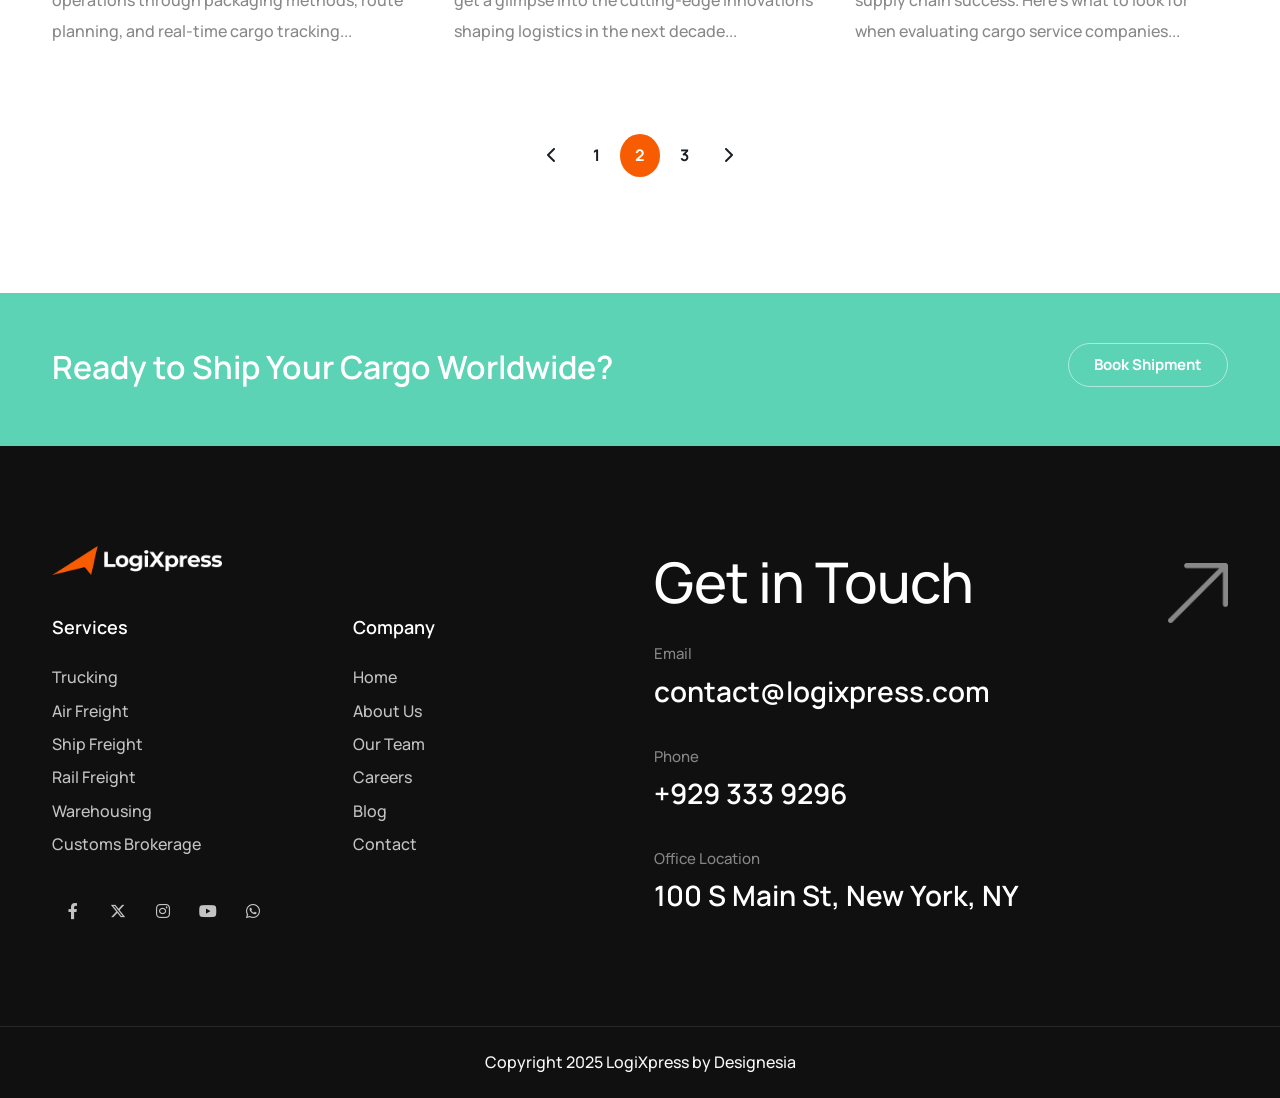
<file: blog.html>
<!DOCTYPE html>
<html lang="en">

<head>
    <title>LogiXpress - Transportation, Cargo & Logistics HTML Template</title>
    <link rel="icon" href="images/icon.webp" type="image/gif" sizes="16x16">
    <meta content="text/html;charset=utf-8" http-equiv="Content-Type">
    <meta content="width=device-width, initial-scale=1.0" name="viewport" >
    <meta content="LogiXpress - Transportation, Cargo & Logistics HTML Template" name="description" >
    <meta content="" name="keywords">
    <meta content="" name="author">
    <!-- CSS Files
    ================================================== -->
    <link href="css/bootstrap.min.css" rel="stylesheet" type="text/css" id="bootstrap">
    <link href="css/plugins.css" rel="stylesheet" type="text/css" >
    <link href="css/swiper.css" rel="stylesheet" type="text/css" >
    <link href="css/style.css" rel="stylesheet" type="text/css" >
    <link href="css/coloring.css" rel="stylesheet" type="text/css" >
    <!-- color scheme -->
    <link id="colors" href="css/colors/scheme-01.css" rel="stylesheet" type="text/css" >

</head>

<body>
    <div id="wrapper">
        <a href="#" id="back-to-top"></a>
        
        <!-- page preloader begin -->
        <div id="de-loader"></div>
        <!-- page preloader close -->

        <!-- header begin -->
        <header class="header-static transparent mt-lg-4 pt-lg-2">
            <div class="container">
                <div class="row">
                    <div class="col-md-12">
                        <div class="de-flex sm-pt10">
                            <div class="de-flex-col">
                                <!-- logo begin -->
                                <div id="logo">
                                    <a href="index.html">
                                        <img class="logo-main" src="images/logo-white.webp" alt="" >
                                        <img class="logo-scroll" src="images/logo-white.webp" alt="" >
                                        <img class="logo-mobile" src="images/logo-white.webp" alt="" >
                                    </a>
                                </div>
                                <!-- logo end -->
                            </div>
                            <div class="de-flex-col header-col-mid">
                                <!-- mainemenu begin -->
                                <ul id="mainmenu">
                                    <li><a class="menu-item" href="index.html">Home</a>
                                        <ul class="mega">
                                            <li>
                                                <div class="container">
                                                    <div class="sb-menu p-4">
                                                        <div class="row g-3">
                                                            <div class="col-lg-4 col-md-6 text-center">
                                                                <div class="relative hover text-center overflow-hidden rounded-1">
                                                                    <img src="images/demo/homepage-1.webp" class="w-100 relative hover-scale-1-1" alt="">

                                                                    <div class="abs abs-centered w-70 z-2 hover-op-1">
                                                                        <a class="btn-main mb-2" href="index.html">Multipage</a>
                                                                        <a class="btn-main" href="index-onepage.html">One Page</a>
                                                                    </div>
                                                                    <div class="hover-op-05 abs abs-centered bg-dark w-100 h-100 z-1"></div>
                                                                </div>
                                                                <h5 class="mt-2 mb-0">Logistic</h5>
                                                            </div>

                                                            <div class="col-lg-4 col-md-6 text-center">
                                                                <div class="relative hover text-center overflow-hidden rounded-1">
                                                                    <img src="images/demo/homepage-2.webp" class="w-100 relative hover-scale-1-1" alt="">

                                                                    <div class="abs abs-centered w-70 z-2 hover-op-1">
                                                                        <a class="btn-main mb-2" href="index-ship-freight.html">Multipage</a>
                                                                        <a class="btn-main" href="index-ship-freight-onepage.html">One Page</a>
                                                                    </div>
                                                                    <div class="hover-op-05 abs abs-centered bg-dark w-100 h-100 z-1"></div>
                                                                </div>
                                                                <h5 class="mt-2 mb-0">Ship Freight</h5>
                                                            </div>

                                                            <div class="col-lg-4 col-md-6 text-center">
                                                                <div class="relative hover text-center overflow-hidden rounded-1">
                                                                    <img src="images/demo/homepage-3.webp" class="w-100 relative hover-scale-1-1" alt="">

                                                                    <div class="abs abs-centered w-70 z-2 hover-op-1">
                                                                        <a class="btn-main mb-2" href="index-air-freight.html">Multipage</a>
                                                                        <a class="btn-main" href="index-air-freight-onepage.html">One Page</a>
                                                                    </div>
                                                                    <div class="hover-op-05 abs abs-centered bg-dark w-100 h-100 z-1"></div>
                                                                </div>
                                                                <h5 class="mt-2 mb-0">Air Freight</h5>
                                                            </div>

                                                            <div class="col-lg-4 col-md-6 text-center">
                                                                <div class="relative hover text-center overflow-hidden rounded-1">
                                                                    <img src="images/demo/homepage-4.webp" class="w-100 relative hover-scale-1-1" alt="">

                                                                    <div class="abs abs-centered w-70 z-2 hover-op-1">
                                                                        <a class="btn-main mb-2" href="index-truck-freight.html">Multipage</a>
                                                                        <a class="btn-main" href="index-truck-freight-onepage.html">One Page</a>
                                                                    </div>
                                                                    <div class="hover-op-05 abs abs-centered bg-dark w-100 h-100 z-1"></div>
                                                                </div>
                                                                <h5 class="mt-2 mb-0">Truck Freight</h5>
                                                            </div>

                                                            <div class="col-lg-4 col-md-6 text-center">
                                                                <div class="relative hover text-center overflow-hidden rounded-1">
                                                                    <img src="images/demo/homepage-5.webp" class="w-100 relative hover-scale-1-1" alt="">

                                                                    <div class="abs abs-centered w-70 z-2 hover-op-1">
                                                                        <a class="btn-main mb-2" href="index-warehouse.html">Multipage</a>
                                                                        <a class="btn-main" href="index-warehouse-onepage.html">One Page</a>
                                                                    </div>
                                                                    <div class="hover-op-05 abs abs-centered bg-dark w-100 h-100 z-1"></div>
                                                                </div>
                                                                <h5 class="mt-2 mb-0">Warehouse</h5>
                                                            </div>

                                                            <div class="col-lg-4 col-md-6 text-center">
                                                                <div class="relative hover text-center overflow-hidden rounded-1">
                                                                    <img src="images/demo/homepage-6.webp" class="w-100 relative hover-scale-1-1" alt="">

                                                                    <div class="abs abs-centered w-70 z-2 hover-op-1">
                                                                        <a class="btn-main mb-2" href="index-moving-company.html">Multipage</a>
                                                                        <a class="btn-main" href="index-moving-company-onepage.html">One Page</a>
                                                                    </div>
                                                                    <div class="hover-op-05 abs abs-centered bg-dark w-100 h-100 z-1"></div>
                                                                </div>
                                                                <h5 class="mt-2 mb-0">Moving Service</h5>
                                                            </div>

                                                        </div>
                                                    </div>
                                                </div>
                                            </li>
                                        </ul>
                                    </li>
                                    <li><a class="menu-item" href="services.html">Services</a>
                                        <ul>
                                            <li><a href="services.html">Services 1</a></li>
                                            <li><a href="services-2.html">Services 2</a></li>
                                            <li><a href="service-single.html">Service Single</a></li>
                                        </ul>
                                    </li>
                                    <li><a class="menu-item" href="#">Company</a>
                                        <ul>
                                            <li><a href="about.html">About Us</a></li>
                                            <li><a href="team.html">Our Team</a></li>
                                            <li><a href="certifications.html">Certifications</a></li>
                                            <li><a href="careers.html">Careers</a></li>
                                        </ul>
                                    </li>
                                    <li><a class="menu-item" href="#">Pages</a>
                                        <ul>
                                            <li><a href="track.html">Track Your Package</a></li>                                    
                                            <li><a href="booking.html">Book Shipment</a></li>
                                            <li><a href="faq.html">FAQ</a></li>
                                            <li><a href="testimonials.html">Testimonials</a></li>
                                        </ul>
                                    </li>
                                    <li><a class="menu-item" href="blog.html">Blog</a></li>
                                    <li><a class="menu-item" href="contact.html">Contact</a></li>
                                </ul>
                                <!-- mainmenu end -->
                            </div>
                            <div class="de-flex-col">
                                <div class="menu_side_area">
                                    <a href="booking.html" class="btn-main btn-line fx-slide"><span>Book Shipment</span></a>
                                    <span id="menu-btn"></span>
                                </div>

                                <div id="btn-extra">
                                    <span></span>
                                    <span></span>
                                </div>
                            </div>
                        </div>
                    </div>
                </div>
            </div>
        </header>
        <!-- header close -->
        <!-- content begin -->
        <div class="no-bottom no-top" id="content">

            <div id="top"></div>

            <section id="subheader" class="text-light sm-mt-90 relative rounded-1 overflow-hidden m-3" data-bgimage="url(images/background/4.webp) center">
                <div class="container relative z-2">
                    <div class="row gy-4 gx-5 align-items-center">
                        <div class="col-lg-12">
                            <h1 class="split">Blog</h1>
                            <ul class="crumb wow fadeInUp">
                                <li><a href="index.html">Home</a></li>
                                <li class="active">Blog</li>
                            </ul>   
                        </div>
                    </div>
                </div>
                <div class="gradient-edge-bottom color op-7 h-80"></div>
                <div class="sw-overlay op-7"></div>
            </section>

            <section>
                <div class="container">
                    <div class="row g-4 gy-5">
                        <div class="col-lg-4 col-md-6 mb10">
                            <div class="hover">
                                <div class="post-image rounded-1 mb-2 overflow-hidden">
                                    <div class="abs z-2 bg-color rounded-2 text-white p-3 pb-2 m-4 text-center fw-600 end-0">
                                        <h4 class="fs-36 mb-0 lh-1">20</h4>
                                        <span>Jun</span>
                                    </div>
                                    <a href="blog-single.html">
                                        <img alt="" src="images/blog/1.webp" class="hover-scale-1-1">
                                    </a>
                                </div>
                                <div class="pt-2 h-100">
                                    <h4><a class="text-dark" href="blog-single.html">The Basics of Cargo Logistics</a></h4>
                                    <p class="mb-3">Discover how freight forwarding works and the fundamentals behind moving goods safely across land, sea, and air routes worldwide...</p>
                                </div>
                            </div>
                        </div>

                        <div class="col-lg-4 col-md-6 mb10">
                            <div class="hover">
                                <div class="post-image rounded-1 mb-2 overflow-hidden">
                                    <div class="abs z-2 bg-color rounded-2 text-white p-3 pb-2 m-4 text-center fw-600 end-0">
                                        <h4 class="fs-36 mb-0 lh-1">20</h4>
                                        <span>Jun</span>
                                    </div>
                                    <a href="blog-single.html">
                                        <img alt="" src="images/blog/2.webp" class="hover-scale-1-1">
                                    </a>
                                </div>
                                <div class="pt-2 h-100">
                                    <h4><a class="text-dark" href="blog-single.html">Benefits of Modern Freight in 2025</a></h4>
                                    <p class="mb-3">Learn why more businesses are turning to smart logistics to cut costs, speed up delivery times, and stay competitive in today’s economy...</p>
                                </div>
                            </div>
                        </div>

                        <div class="col-lg-4 col-md-6 mb10">
                            <div class="hover">
                                <div class="post-image rounded-1 mb-2 overflow-hidden">
                                    <div class="abs z-2 bg-color rounded-2 text-white p-3 pb-2 m-4 text-center fw-600 end-0">
                                        <h4 class="fs-36 mb-0 lh-1">20</h4>
                                        <span>Jun</span>
                                    </div>
                                    <a href="blog-single.html">
                                        <img alt="" src="images/blog/3.webp" class="hover-scale-1-1">
                                    </a>
                                </div>
                                <div class="pt-2 h-100">
                                    <h4><a class="text-dark" href="blog-single.html">Common Myths About Shipping</a></h4>
                                    <p class="mb-3">Uncover the truth behind popular misconceptions in logistics, from customs delays to shipping costs and cargo insurance coverage...</p>
                                </div>
                            </div>
                        </div>

                        <div class="col-lg-4 col-md-6 mb10">
                            <div class="hover">
                                <div class="post-image rounded-1 mb-2 overflow-hidden">
                                    <div class="abs z-2 bg-color rounded-2 text-white p-3 pb-2 m-4 text-center fw-600 end-0">
                                        <h4 class="fs-36 mb-0 lh-1">20</h4>
                                        <span>Jun</span>
                                    </div>
                                    <a href="blog-single.html">
                                        <img alt="" src="images/blog/4.webp" class="hover-scale-1-1">
                                    </a>
                                </div>
                                <div class="pt-2 h-100">
                                    <h4><a class="text-dark" href="blog-single.html">Tips for Efficient Cargo Handling</a></h4>
                                    <p class="mb-3">Explore practical ways to optimize freight operations through packaging methods, route planning, and real-time cargo tracking...</p>
                                </div>
                            </div>
                        </div>

                        <div class="col-lg-4 col-md-6 mb10">
                            <div class="hover">
                                <div class="post-image rounded-1 mb-2 overflow-hidden">
                                    <div class="abs z-2 bg-color rounded-2 text-white p-3 pb-2 m-4 text-center fw-600 end-0">
                                        <h4 class="fs-36 mb-0 lh-1">20</h4>
                                        <span>Jun</span>
                                    </div>
                                    <a href="blog-single.html">
                                        <img alt="" src="images/blog/5.webp" class="hover-scale-1-1">
                                    </a>
                                </div>
                                <div class="pt-2 h-100">
                                    <h4><a class="text-dark" href="blog-single.html">The Future of Global Shipping</a></h4>
                                    <p class="mb-3">From automated warehouses to drone deliveries, get a glimpse into the cutting-edge innovations shaping logistics in the next decade...</p>
                                </div>
                            </div>
                        </div>

                        <div class="col-lg-4 col-md-6 mb10">
                            <div class="hover">
                                <div class="post-image rounded-1 mb-2 overflow-hidden">
                                    <div class="abs z-2 bg-color rounded-2 text-white p-3 pb-2 m-4 text-center fw-600 end-0">
                                        <h4 class="fs-36 mb-0 lh-1">20</h4>
                                        <span>Jun</span>
                                    </div>
                                    <a href="blog-single.html">
                                        <img alt="" src="images/blog/6.webp" class="hover-scale-1-1">
                                    </a>
                                </div>
                                <div class="pt-2 h-100">
                                    <h4><a class="text-dark" href="blog-single.html">Choosing the Right Freight Partner</a></h4>
                                    <p class="mb-3">Selecting a reliable logistics provider is key to supply chain success. Here's what to look for when evaluating cargo service companies...</p>
                                </div>
                            </div>
                        </div>

                        <!-- pagination begin -->
                        <div class="col-lg-12 pt-4 text-center">
                            <div class="d-inline-block">
                                <nav aria-label="Page navigation example">
                                  <ul class="pagination">
                                    <li class="page-item">
                                      <a class="page-link" href="#" aria-label="Previous">
                                        <span aria-hidden="true"><i class="fa fa-chevron-left"></i></span>
                                      </a>
                                    </li>
                                    <li class="page-item"><a class="page-link" href="#">1</a></li>
                                    <li class="page-item active" aria-current="page"><a class="page-link" href="#">2</a></li>
                                    <li class="page-item"><a class="page-link" href="#">3</a></li>
                                    <li class="page-item">
                                      <a class="page-link" href="#" aria-label="Next">
                                        <span aria-hidden="true"><i class="fa fa-chevron-right"></i></span>
                                      </a>
                                    </li>
                                  </ul>
                                </nav>
                            </div>
                        </div>
                        <!-- pagination end -->
                    </div>

                </div>
            </section>


            <section class="bg-color text-light pt-50 pb-50">
                <div class="container">
                    <div class="row g-4">
                        <div class="col-md-9">
                            <h3 class="mb-0 fs-32 split">Ready to Ship Your Cargo Worldwide?</h3>
                        </div>
                        <div class="col-lg-3 text-lg-end">
                            <a class="btn-main fx-slide btn-line wow fadeInRight" data-wow-delay=".2s" href="booking.html"><span>Book Shipment</span></a>
                        </div>
                    </div>
                </div>
            </section>
        </div>
        <!-- content close -->
        
        <!-- footer begin -->
        <footer class="text-light section-dark">
            <div class="container">
                <div class="row g-4 justify-content-between">
                    <div class="col-md-6">
                        <img src="images/logo-white.webp" class="w-170px mb-2" alt="">
                        <div class="spacer-single"></div>
                        <div class="row g-4">
                            <div class="col-md-6">
                                <div class="widget">
                                    <h5>Services</h5>
                                    <ul>                                        
                                        <li><a href="service-single.html">Trucking</a></li>
                                        <li><a href="service-single.html">Air Freight</a></li>
                                        <li><a href="service-single.html">Ship Freight</a></li>
                                        <li><a href="service-single.html">Rail Freight</a></li>
                                        <li><a href="service-single.html">Warehousing</a></li>
                                        <li><a href="service-single.html">Customs Brokerage</a></li>
                                    </ul>
                                </div>
                            </div>

                            <div class="col-md-6">
                                <div class="widget">
                                    <h5>Company</h5>
                                    <ul>                                        
                                        <li><a href="index.html">Home</a></li>
                                        <li><a href="about.html">About Us</a></li>
                                        <li><a href="team.html">Our Team</a></li>
                                        <li><a href="careers.html">Careers</a></li>
                                        <li><a href="blog.html">Blog</a></li>
                                        <li><a href="contact.html">Contact</a></li>
                                    </ul>
                                </div>
                            </div>
                        </div>


                        <div class="social-icons mb-sm-30 text-center">
                            <a href="#"><i class="fa-brands fa-facebook-f"></i></a>
                            <a href="#"><i class="fa-brands fa-x-twitter"></i></a>
                            <a href="#"><i class="fa-brands fa-instagram"></i></a>
                            <a href="#"><i class="fa-brands fa-youtube"></i></a>
                            <a href="#"><i class="fa-brands fa-whatsapp"></i></a>
                        </div>
                    </div>

                    <div class="col-md-6">
                        <div class="d-flex align-items-center justify-content-between">
                            <h2>Get in Touch</h2>
                            <img src="images/ui/up-right-arrow.webp" class="w-60px op-5" alt="">
                        </div>

                        <div class="widget">
                            <div class="op-5 fs-15">Email</div>
                            <h3>contact@logixpress.com</h3>

                            <div class="spacer-20"></div>      

                            <div class="op-5 fs-15">Phone</div>
                            <h3>+929 333 9296</h3>

                            <div class="spacer-20"></div>

                            <div class="op-5 fs-15">Office Location</div>
                            <h3>100 S Main St, New York, NY</h3>

                            <div class="spacer-20"></div>
                      
                        </div>
                    </div>
                </div>
            </div>
            <div class="subfooter">
                <div class="container">
                    <div class="row">
                        <div class="col-md-12 text-center">
                            Copyright 2025 LogiXpress by Designesia
                        </div>
                    </div>
                </div>
            </div>
        </footer>
        <!-- footer close -->
    </div>

    <!-- overlay content begin -->
    <div id="extra-wrap" class="text-light">
        <div id="btn-close">
            <span></span>
            <span></span>
        </div>

        <div id="extra-content">
            <img src="images/logo-white.webp" class="w-200px" alt="">

            <div class="spacer-30-line"></div>

            <h5>Our Services</h5>
            <ul class="ul-check">
                <li>Trucking</li>
                <li>Air Fright</li>
                <li>Ship Freight</li>
                <li>Rail Freight</li>
                <li>Warehousing</li>
                <li>Customs Brokerage</li>
                <li>Last-Mile Delivery</li>
                <li>Project Cargo</li>
            </ul>

            <div class="spacer-30-line"></div>

            <h5>Contact Us</h5>
            <div><i class="icofont-phone me-2 op-5"></i>+929 333 9296</div>
            <div><i class="icofont-location-pin me-2 op-5"></i>100 S Main St, New York, NY </div>
            <div><i class="icofont-envelope me-2 op-5"></i>contact@logixpress.com</div>

            <div class="spacer-30-line"></div>

            <h5>About Us</h5>
            <p>We are a trusted logistics and cargo solutions provider committed to delivering your goods safely, efficiently, and on time. With years of experience in freight forwarding, warehousing, and international shipping.</p>

            <div class="social-icons">
                <a href="#"><i class="fa-brands fa-facebook-f"></i></a>
                <a href="#"><i class="fa-brands fa-x-twitter"></i></a>
                <a href="#"><i class="fa-brands fa-instagram"></i></a>
                <a href="#"><i class="fa-brands fa-youtube"></i></a>
                <a href="#"><i class="fa-brands fa-whatsapp"></i></a>
            </div>
        </div>
    </div>
    <!-- overlay content end -->

    <!-- Javascript Files
    ================================================== -->
    <script src="js/plugins.js"></script>
    <script src="js/designesia.js"></script>
    <script src="js/swiper.js"></script>
    <script src="js/custom-swiper-1.js"></script>

</body>

</html>
</file>
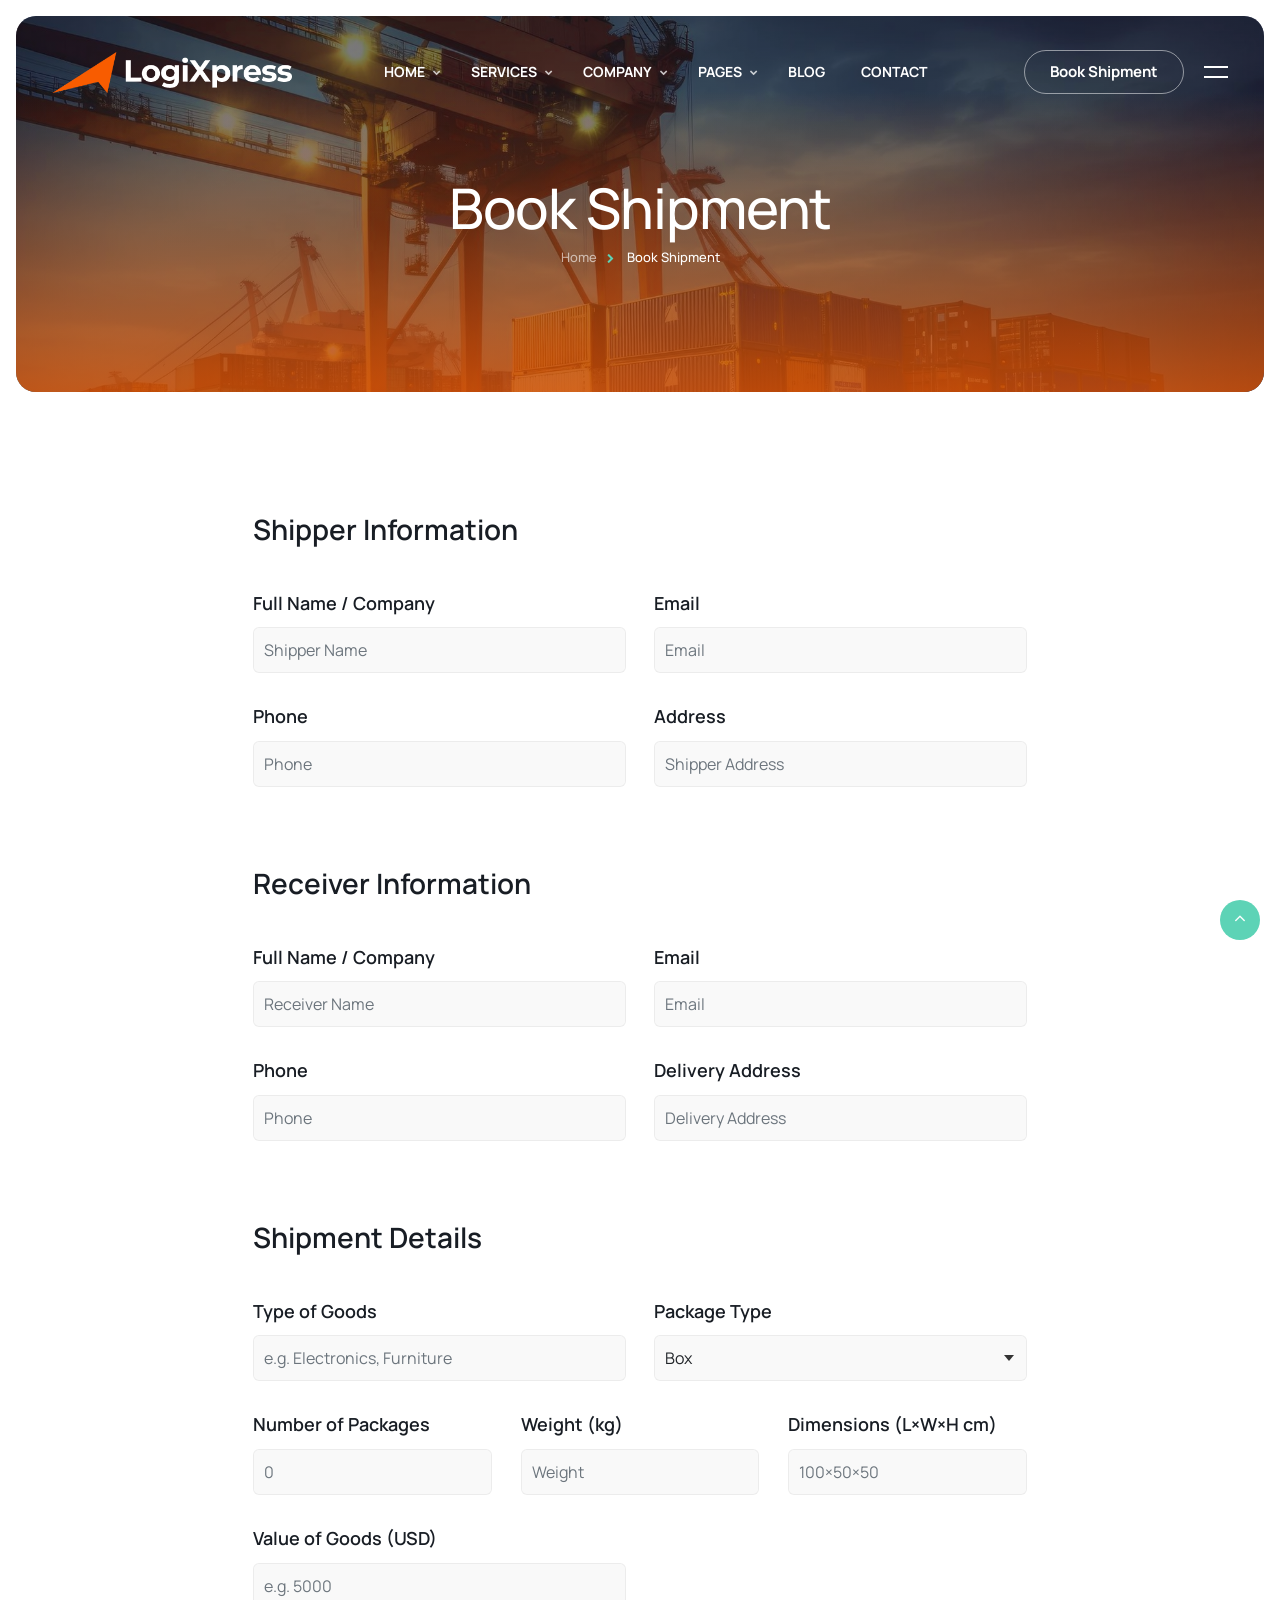
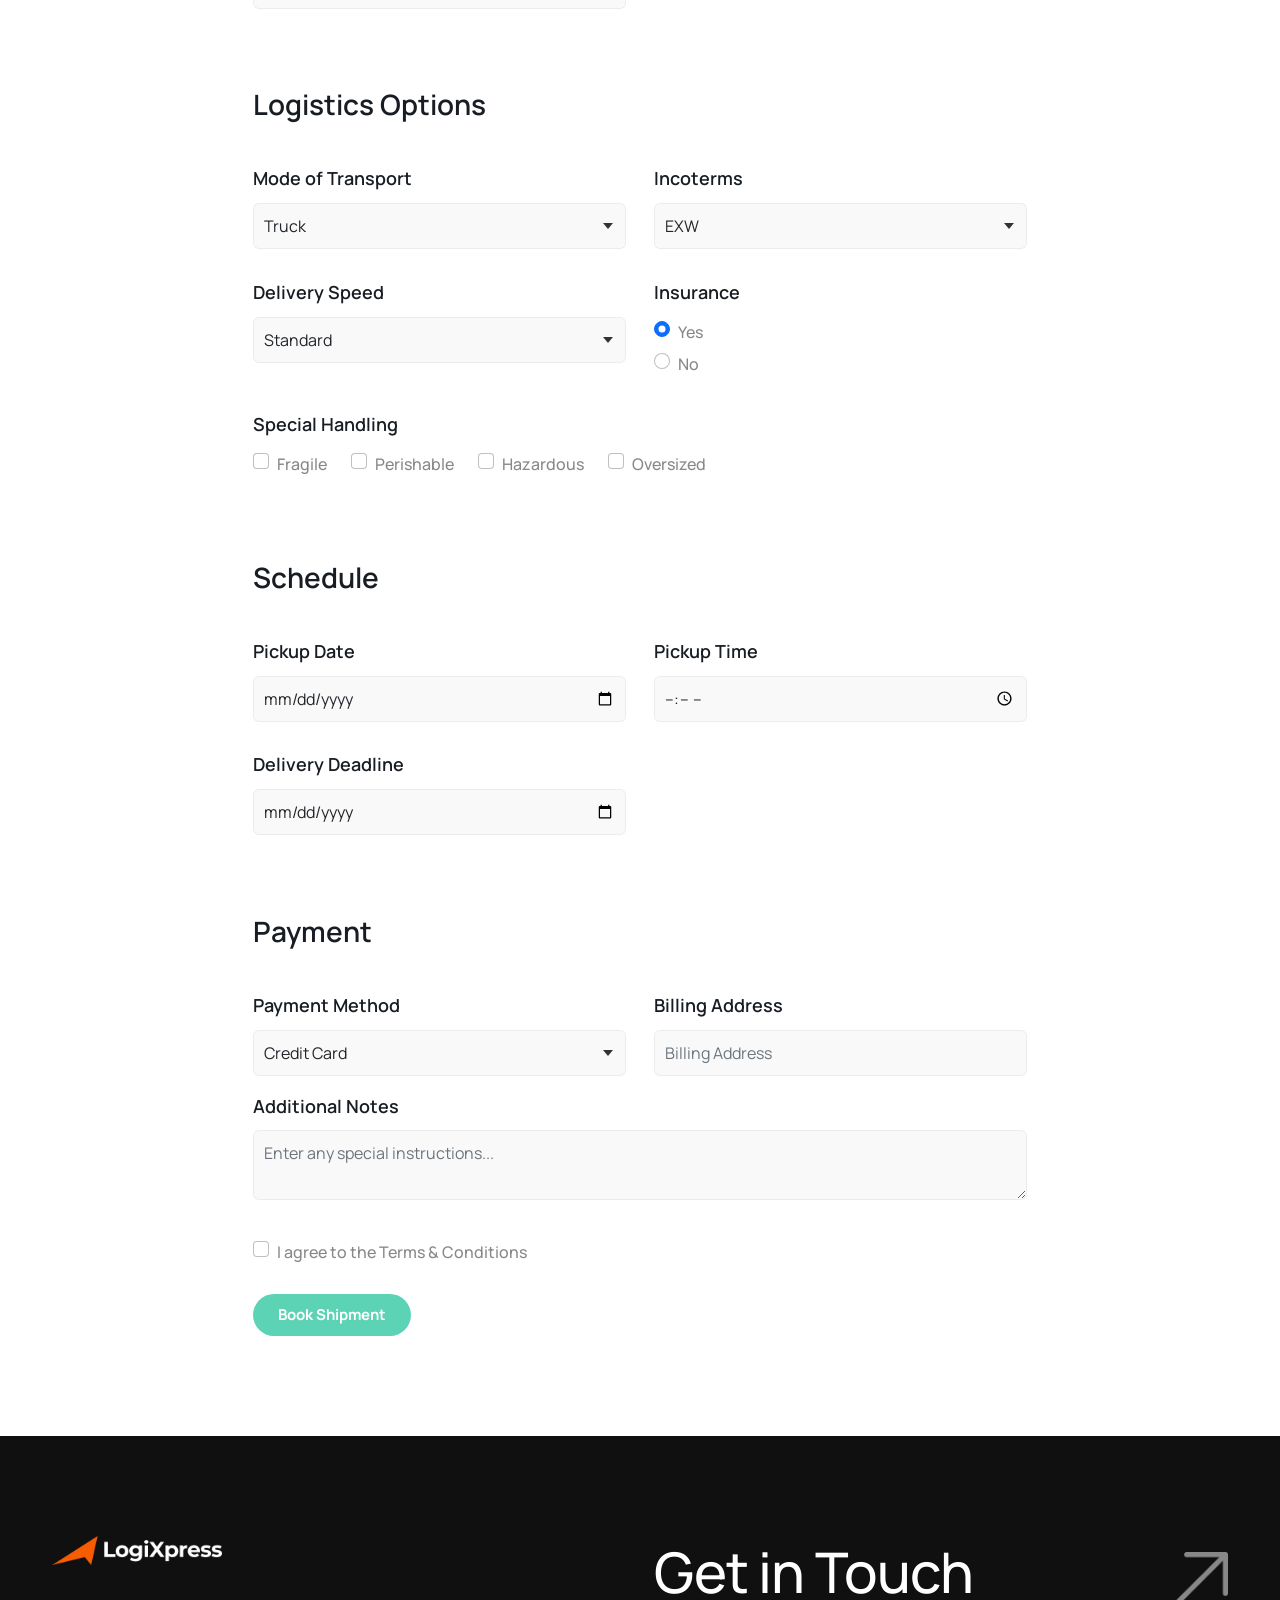
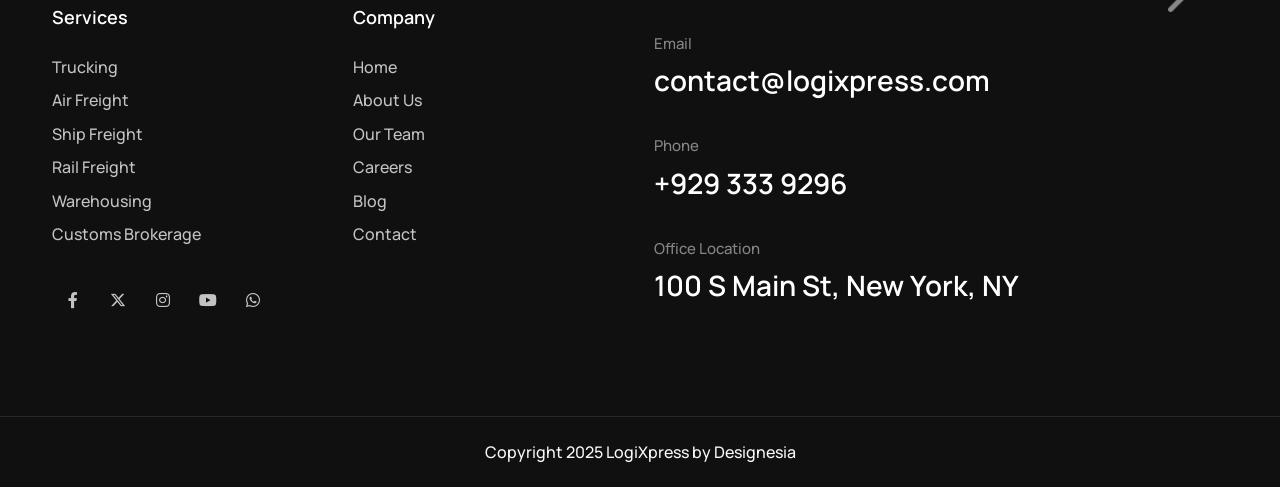
<file: booking.html>
<!DOCTYPE html>
<html lang="en">

<head>
    <title>LogiXpress - Transportation, Cargo & Logistics HTML Template</title>
    <link rel="icon" href="images/icon.webp" type="image/gif" sizes="16x16">
    <meta content="text/html;charset=utf-8" http-equiv="Content-Type">
    <meta content="width=device-width, initial-scale=1.0" name="viewport" >
    <meta content="LogiXpress - Transportation, Cargo & Logistics HTML Template" name="description" >
    <meta content="" name="keywords">
    <meta content="" name="author">
    <!-- CSS Files
    ================================================== -->
    <link href="css/bootstrap.min.css" rel="stylesheet" type="text/css" id="bootstrap">
    <link href="css/plugins.css" rel="stylesheet" type="text/css" >
    <link href="css/swiper.css" rel="stylesheet" type="text/css" >
    <link href="css/style.css" rel="stylesheet" type="text/css" >
    <link href="css/coloring.css" rel="stylesheet" type="text/css" >
    <!-- color scheme -->
    <link id="colors" href="css/colors/scheme-01.css" rel="stylesheet" type="text/css" >

</head>

<body>
    <div id="wrapper">
        <a href="#" id="back-to-top"></a>
        
        <!-- page preloader begin -->
        <div id="de-loader"></div>
        <!-- page preloader close -->

        <!-- header begin -->
        <header class="header-static transparent mt-lg-4 pt-lg-2">
            <div class="container">
                <div class="row">
                    <div class="col-md-12">
                        <div class="de-flex sm-pt10">
                            <div class="de-flex-col">
                                <!-- logo begin -->
                                <div id="logo">
                                    <a href="index.html">
                                        <img class="logo-main" src="images/logo-white.webp" alt="" >
                                        <img class="logo-scroll" src="images/logo-white.webp" alt="" >
                                        <img class="logo-mobile" src="images/logo-white.webp" alt="" >
                                    </a>
                                </div>
                                <!-- logo end -->
                            </div>
                            <div class="de-flex-col header-col-mid">
                                <!-- mainemenu begin -->
                                <ul id="mainmenu">
                                    <li><a class="menu-item" href="index.html">Home</a>
                                        <ul class="mega">
                                            <li>
                                                <div class="container">
                                                    <div class="sb-menu p-4">
                                                        <div class="row g-3">
                                                            <div class="col-lg-4 col-md-6 text-center">
                                                                <div class="relative hover text-center overflow-hidden rounded-1">
                                                                    <img src="images/demo/homepage-1.webp" class="w-100 relative hover-scale-1-1" alt="">

                                                                    <div class="abs abs-centered w-70 z-2 hover-op-1">
                                                                        <a class="btn-main mb-2" href="index.html">Multipage</a>
                                                                        <a class="btn-main" href="index-onepage.html">One Page</a>
                                                                    </div>
                                                                    <div class="hover-op-05 abs abs-centered bg-dark w-100 h-100 z-1"></div>
                                                                </div>
                                                                <h5 class="mt-2 mb-0">Logistic</h5>
                                                            </div>

                                                            <div class="col-lg-4 col-md-6 text-center">
                                                                <div class="relative hover text-center overflow-hidden rounded-1">
                                                                    <img src="images/demo/homepage-2.webp" class="w-100 relative hover-scale-1-1" alt="">

                                                                    <div class="abs abs-centered w-70 z-2 hover-op-1">
                                                                        <a class="btn-main mb-2" href="index-ship-freight.html">Multipage</a>
                                                                        <a class="btn-main" href="index-ship-freight-onepage.html">One Page</a>
                                                                    </div>
                                                                    <div class="hover-op-05 abs abs-centered bg-dark w-100 h-100 z-1"></div>
                                                                </div>
                                                                <h5 class="mt-2 mb-0">Ship Freight</h5>
                                                            </div>

                                                            <div class="col-lg-4 col-md-6 text-center">
                                                                <div class="relative hover text-center overflow-hidden rounded-1">
                                                                    <img src="images/demo/homepage-3.webp" class="w-100 relative hover-scale-1-1" alt="">

                                                                    <div class="abs abs-centered w-70 z-2 hover-op-1">
                                                                        <a class="btn-main mb-2" href="index-air-freight.html">Multipage</a>
                                                                        <a class="btn-main" href="index-air-freight-onepage.html">One Page</a>
                                                                    </div>
                                                                    <div class="hover-op-05 abs abs-centered bg-dark w-100 h-100 z-1"></div>
                                                                </div>
                                                                <h5 class="mt-2 mb-0">Air Freight</h5>
                                                            </div>

                                                            <div class="col-lg-4 col-md-6 text-center">
                                                                <div class="relative hover text-center overflow-hidden rounded-1">
                                                                    <img src="images/demo/homepage-4.webp" class="w-100 relative hover-scale-1-1" alt="">

                                                                    <div class="abs abs-centered w-70 z-2 hover-op-1">
                                                                        <a class="btn-main mb-2" href="index-truck-freight.html">Multipage</a>
                                                                        <a class="btn-main" href="index-truck-freight-onepage.html">One Page</a>
                                                                    </div>
                                                                    <div class="hover-op-05 abs abs-centered bg-dark w-100 h-100 z-1"></div>
                                                                </div>
                                                                <h5 class="mt-2 mb-0">Truck Freight</h5>
                                                            </div>

                                                            <div class="col-lg-4 col-md-6 text-center">
                                                                <div class="relative hover text-center overflow-hidden rounded-1">
                                                                    <img src="images/demo/homepage-5.webp" class="w-100 relative hover-scale-1-1" alt="">

                                                                    <div class="abs abs-centered w-70 z-2 hover-op-1">
                                                                        <a class="btn-main mb-2" href="index-warehouse.html">Multipage</a>
                                                                        <a class="btn-main" href="index-warehouse-onepage.html">One Page</a>
                                                                    </div>
                                                                    <div class="hover-op-05 abs abs-centered bg-dark w-100 h-100 z-1"></div>
                                                                </div>
                                                                <h5 class="mt-2 mb-0">Warehouse</h5>
                                                            </div>

                                                            <div class="col-lg-4 col-md-6 text-center">
                                                                <div class="relative hover text-center overflow-hidden rounded-1">
                                                                    <img src="images/demo/homepage-6.webp" class="w-100 relative hover-scale-1-1" alt="">

                                                                    <div class="abs abs-centered w-70 z-2 hover-op-1">
                                                                        <a class="btn-main mb-2" href="index-moving-company.html">Multipage</a>
                                                                        <a class="btn-main" href="index-moving-company-onepage.html">One Page</a>
                                                                    </div>
                                                                    <div class="hover-op-05 abs abs-centered bg-dark w-100 h-100 z-1"></div>
                                                                </div>
                                                                <h5 class="mt-2 mb-0">Moving Service</h5>
                                                            </div>

                                                        </div>
                                                    </div>
                                                </div>
                                            </li>
                                        </ul>
                                    </li>
                                    <li><a class="menu-item" href="services.html">Services</a>
                                        <ul>
                                            <li><a href="services.html">Services 1</a></li>
                                            <li><a href="services-2.html">Services 2</a></li>
                                            <li><a href="service-single.html">Service Single</a></li>
                                        </ul>
                                    </li>
                                    <li><a class="menu-item" href="#">Company</a>
                                        <ul>
                                            <li><a href="about.html">About Us</a></li>
                                            <li><a href="team.html">Our Team</a></li>
                                            <li><a href="certifications.html">Certifications</a></li>
                                            <li><a href="careers.html">Careers</a></li>
                                        </ul>
                                    </li>
                                    <li><a class="menu-item" href="#">Pages</a>
                                        <ul>
                                            <li><a href="track.html">Track Your Package</a></li>                                    
                                            <li><a href="booking.html">Book Shipment</a></li>
                                            <li><a href="faq.html">FAQ</a></li>
                                            <li><a href="testimonials.html">Testimonials</a></li>
                                        </ul>
                                    </li>
                                    <li><a class="menu-item" href="blog.html">Blog</a></li>
                                    <li><a class="menu-item" href="contact.html">Contact</a></li>
                                </ul>
                                <!-- mainmenu end -->
                            </div>
                            <div class="de-flex-col">
                                <div class="menu_side_area">
                                    <a href="booking.html" class="btn-main btn-line fx-slide"><span>Book Shipment</span></a>
                                    <span id="menu-btn"></span>
                                </div>

                                <div id="btn-extra">
                                    <span></span>
                                    <span></span>
                                </div>
                            </div>
                        </div>
                    </div>
                </div>
            </div>
        </header>
        <!-- header close -->
        <!-- content begin -->
        <div class="no-bottom no-top" id="content">

            <div id="top"></div>

            <section id="subheader" class="text-light sm-mt-90 relative rounded-1 overflow-hidden m-3" data-bgimage="url(images/background/4.webp) center">
                <div class="container relative z-2">
                    <div class="row gy-4 gx-5 align-items-center">
                        <div class="col-lg-12">
                            <h1 class="split">Book Shipment</h1>
                            <ul class="crumb wow fadeInUp">
                                <li><a href="index.html">Home</a></li>
                                <li class="active">Book Shipment</li>
                            </ul>   
                        </div>
                    </div>
                </div>
                <div class="gradient-edge-bottom color op-7 h-80"></div>
                <div class="sw-overlay op-7"></div>
            </section>

            <section>
                <div class="container">
                    <div class="row g-4 justify-content-center">
                        <div class="col-lg-8">
                            <form name="logisticsBookingForm" id="logistics_booking_form" class="position-relative z1000" method="post" action="booking.php">
                                <div class="row g-4 gy-2">

                                    <!-- Shipper Information -->
                                    <div class="col-md-12">
                                        <h3>Shipper Information</h3>
                                    </div>

                                    <div class="col-md-6">
                                        <h5>Full Name / Company</h5>
                                        <input type="text" name="shipper_name" id="shipper_name" class="form-control" placeholder="Shipper Name" required>
                                    </div>
                                    <div class="col-md-6">
                                        <h5>Email</h5>
                                        <input type="email" name="shipper_email" id="shipper_email" class="form-control" placeholder="Email" required>
                                    </div>
                                    <div class="col-md-6">
                                        <h5>Phone</h5>
                                        <input type="text" name="shipper_phone" id="shipper_phone" class="form-control" placeholder="Phone" required>
                                    </div>
                                    <div class="col-md-6">
                                        <h5>Address</h5>
                                        <input type="text" name="shipper_address" id="shipper_address" class="form-control" placeholder="Shipper Address">
                                    </div>

                                    <div class="spacer-single"></div>

                                    <!-- Receiver Information -->
                                    <div class="col-md-12 mt-3">
                                        <h3>Receiver Information</h3>
                                    </div>

                                    <div class="col-md-6">
                                        <h5>Full Name / Company</h5>
                                        <input type="text" name="receiver_name" id="receiver_name" class="form-control" placeholder="Receiver Name" required>
                                    </div>
                                    <div class="col-md-6">
                                        <h5>Email</h5>
                                        <input type="email" name="receiver_email" id="receiver_email" class="form-control" placeholder="Email">
                                    </div>
                                    <div class="col-md-6">
                                        <h5>Phone</h5>
                                        <input type="text" name="receiver_phone" id="receiver_phone" class="form-control" placeholder="Phone">
                                    </div>
                                    <div class="col-md-6">
                                        <h5>Delivery Address</h5>
                                        <input type="text" name="receiver_address" id="receiver_address" class="form-control" placeholder="Delivery Address">
                                    </div>

                                    <div class="spacer-single"></div>

                                    <!-- Shipment Details -->
                                    <div class="col-md-12 mt-3">
                                        <h3>Shipment Details</h3>
                                    </div>

                                    <div class="col-md-6">
                                        <h5>Type of Goods</h5>
                                        <input type="text" name="goods_type" id="goods_type" class="form-control" placeholder="e.g. Electronics, Furniture">
                                    </div>
                                    <div class="col-md-6">
                                        <h5>Package Type</h5>
                                        <select name="package_type" id="package_type" class="form-control">
                                            <option value="Box">Box</option>
                                            <option value="Pallet">Pallet</option>
                                            <option value="Container">Container</option>
                                            <option value="Loose Cargo">Loose Cargo</option>
                                        </select>
                                    </div>
                                    <div class="col-md-4">
                                        <h5>Number of Packages</h5>
                                        <input type="number" name="packages" id="packages" class="form-control" placeholder="0">
                                    </div>
                                    <div class="col-md-4">
                                        <h5>Weight (kg)</h5>
                                        <input type="text" name="weight" id="weight" class="form-control" placeholder="Weight">
                                    </div>
                                    <div class="col-md-4">
                                        <h5>Dimensions (L×W×H cm)</h5>
                                        <input type="text" name="dimensions" id="dimensions" class="form-control" placeholder="100×50×50">
                                    </div>
                                    <div class="col-md-6">
                                        <h5>Value of Goods (USD)</h5>
                                        <input type="text" name="goods_value" id="goods_value" class="form-control" placeholder="e.g. 5000">
                                    </div>

                                    <div class="spacer-single"></div>

                                    <!-- Logistics Options -->
                                    <div class="col-md-12 mt-3">
                                        <h3>Logistics Options</h3>
                                    </div>

                                    <div class="col-md-6">
                                        <h5>Mode of Transport</h5>
                                        <select name="transport_mode" id="transport_mode" class="form-control">
                                            <option value="Truck">Truck</option>
                                            <option value="Air">Air</option>
                                            <option value="Sea">Sea</option>
                                            <option value="Rail">Rail</option>
                                        </select>
                                    </div>
                                    <div class="col-md-6">
                                        <h5>Incoterms</h5>
                                        <select name="incoterms" id="incoterms" class="form-control">
                                            <option value="EXW">EXW</option>
                                            <option value="FOB">FOB</option>
                                            <option value="CIF">CIF</option>
                                            <option value="DAP">DAP</option>
                                        </select>
                                    </div>
                                    <div class="col-md-6">
                                        <h5>Delivery Speed</h5>
                                        <select name="delivery_speed" id="delivery_speed" class="form-control">
                                            <option value="Standard">Standard</option>
                                            <option value="Express">Express</option>
                                        </select>
                                    </div>
                                    <div class="col-md-6">
                                        <h5>Insurance</h5>
                                        <div class="form-check">
                                            <input class="form-check-input" type="radio" id="insurance_yes" name="insurance" value="Yes" checked>
                                            <label class="form-check-label" for="insurance_yes">Yes</label>
                                        </div>
                                        <div class="form-check">
                                            <input class="form-check-input" type="radio" id="insurance_no" name="insurance" value="No">
                                            <label class="form-check-label" for="insurance_no">No</label>
                                        </div>
                                    </div>
                                    <div class="col-md-12">
                                        <h5>Special Handling</h5>
                                        <div class="d-flex flex-wrap gap-4">
                                            <div class="form-check">
                                                <input class="form-check-input" type="checkbox" id="fragile" name="special[]" value="Fragile">
                                                <label class="form-check-label" for="fragile">Fragile</label>
                                            </div>
                                            <div class="form-check">
                                                <input class="form-check-input" type="checkbox" id="perishable" name="special[]" value="Perishable">
                                                <label class="form-check-label" for="perishable">Perishable</label>
                                            </div>
                                            <div class="form-check">
                                                <input class="form-check-input" type="checkbox" id="hazardous" name="special[]" value="Hazardous">
                                                <label class="form-check-label" for="hazardous">Hazardous</label>
                                            </div>
                                            <div class="form-check">
                                                <input class="form-check-input" type="checkbox" id="oversized" name="special[]" value="Oversized">
                                                <label class="form-check-label" for="oversized">Oversized</label>
                                            </div>
                                        </div>
                                    </div>

                                    <div class="spacer-single"></div>

                                    <!-- Schedule -->
                                    <div class="col-md-12 mt-3">
                                        <h3>Schedule</h3>
                                    </div>
                                    <div class="col-md-6">
                                        <h5>Pickup Date</h5>
                                        <input type="date" name="pickup_date" id="pickup_date" class="form-control">
                                    </div>
                                    <div class="col-md-6">
                                        <h5>Pickup Time</h5>
                                        <input type="time" name="pickup_time" id="pickup_time" class="form-control">
                                    </div>
                                    <div class="col-md-6">
                                        <h5>Delivery Deadline</h5>
                                        <input type="date" name="delivery_deadline" id="delivery_deadline" class="form-control">
                                    </div>

                                    <div class="spacer-single"></div>

                                    <!-- Payment -->
                                    <div class="col-md-12 mt-3">
                                        <h3>Payment</h3>
                                    </div>
                                    <div class="col-md-6">
                                        <h5>Payment Method</h5>
                                        <select name="payment_method" id="payment_method" class="form-control">
                                            <option value="Credit Card">Credit Card</option>
                                            <option value="Bank Transfer">Bank Transfer</option>
                                            <option value="Cash on Delivery">Cash on Delivery</option>
                                            <option value="Corporate Account">Corporate Account</option>
                                        </select>
                                    </div>
                                    <div class="col-md-6">
                                        <h5>Billing Address</h5>
                                        <input type="text" name="billing_address" id="billing_address" class="form-control" placeholder="Billing Address">
                                    </div>

                                    <!-- Confirmation -->
                                    <div class="col-md-12 mt-3">
                                        <h5>Additional Notes</h5>
                                        <textarea name="notes" id="notes" class="form-control" placeholder="Enter any special instructions..."></textarea>
                                    </div>

                                    <div class="col-md-12">
                                        <div class="form-check mt-2">
                                            <input class="form-check-input" type="checkbox" id="agree_terms" name="agree_terms" required>
                                            <label class="form-check-label" for="agree_terms">I agree to the Terms & Conditions</label>
                                        </div>
                                    </div>

                                    <!-- Submit -->
                                    <div class="col-md-12 mt-4">
                                        <button type="submit" class="btn-main">
                                            Book Shipment
                                        </button>
                                    </div>
                                </div>
                            </form>

                            <div id="success_message" class='success'>
                                Your message has been sent successfully. Refresh this page if you want to send more messages.
                            </div>
                            <div id="error_message" class='error'>
                                Sorry there was an error sending your form.
                            </div>
                            
                        </div>
                    </div>
                </div>
            </section>

        </div>
        <!-- content close -->
        
        <!-- footer begin -->
        <footer class="text-light section-dark">
            <div class="container">
                <div class="row g-4 justify-content-between">
                    <div class="col-md-6">
                        <img src="images/logo-white.webp" class="w-170px mb-2" alt="">
                        <div class="spacer-single"></div>
                        <div class="row g-4">
                            <div class="col-md-6">
                                <div class="widget">
                                    <h5>Services</h5>
                                    <ul>                                        
                                        <li><a href="service-single.html">Trucking</a></li>
                                        <li><a href="service-single.html">Air Freight</a></li>
                                        <li><a href="service-single.html">Ship Freight</a></li>
                                        <li><a href="service-single.html">Rail Freight</a></li>
                                        <li><a href="service-single.html">Warehousing</a></li>
                                        <li><a href="service-single.html">Customs Brokerage</a></li>
                                    </ul>
                                </div>
                            </div>

                            <div class="col-md-6">
                                <div class="widget">
                                    <h5>Company</h5>
                                    <ul>                                        
                                        <li><a href="index.html">Home</a></li>
                                        <li><a href="about.html">About Us</a></li>
                                        <li><a href="team.html">Our Team</a></li>
                                        <li><a href="careers.html">Careers</a></li>
                                        <li><a href="blog.html">Blog</a></li>
                                        <li><a href="contact.html">Contact</a></li>
                                    </ul>
                                </div>
                            </div>
                        </div>


                        <div class="social-icons mb-sm-30 text-center">
                            <a href="#"><i class="fa-brands fa-facebook-f"></i></a>
                            <a href="#"><i class="fa-brands fa-x-twitter"></i></a>
                            <a href="#"><i class="fa-brands fa-instagram"></i></a>
                            <a href="#"><i class="fa-brands fa-youtube"></i></a>
                            <a href="#"><i class="fa-brands fa-whatsapp"></i></a>
                        </div>
                    </div>

                    <div class="col-md-6">
                        <div class="d-flex align-items-center justify-content-between">
                            <h2>Get in Touch</h2>
                            <img src="images/ui/up-right-arrow.webp" class="w-60px op-5" alt="">
                        </div>

                        <div class="widget">
                            <div class="op-5 fs-15">Email</div>
                            <h3>contact@logixpress.com</h3>

                            <div class="spacer-20"></div>      

                            <div class="op-5 fs-15">Phone</div>
                            <h3>+929 333 9296</h3>

                            <div class="spacer-20"></div>

                            <div class="op-5 fs-15">Office Location</div>
                            <h3>100 S Main St, New York, NY</h3>

                            <div class="spacer-20"></div>
                      
                        </div>
                    </div>
                </div>
            </div>
            <div class="subfooter">
                <div class="container">
                    <div class="row">
                        <div class="col-md-12 text-center">
                            Copyright 2025 LogiXpress by Designesia
                        </div>
                    </div>
                </div>
            </div>
        </footer>
        <!-- footer close -->
    </div>

    <!-- overlay content begin -->
    <div id="extra-wrap" class="text-light">
        <div id="btn-close">
            <span></span>
            <span></span>
        </div>

        <div id="extra-content">
            <img src="images/logo-white.webp" class="w-200px" alt="">

            <div class="spacer-30-line"></div>

            <h5>Our Services</h5>
            <ul class="ul-check">
                <li>Trucking</li>
                <li>Air Fright</li>
                <li>Ship Freight</li>
                <li>Rail Freight</li>
                <li>Warehousing</li>
                <li>Customs Brokerage</li>
                <li>Last-Mile Delivery</li>
                <li>Project Cargo</li>
            </ul>

            <div class="spacer-30-line"></div>

            <h5>Contact Us</h5>
            <div><i class="icofont-phone me-2 op-5"></i>+929 333 9296</div>
            <div><i class="icofont-location-pin me-2 op-5"></i>100 S Main St, New York, NY </div>
            <div><i class="icofont-envelope me-2 op-5"></i>contact@logixpress.com</div>

            <div class="spacer-30-line"></div>

            <h5>About Us</h5>
            <p>We are a trusted logistics and cargo solutions provider committed to delivering your goods safely, efficiently, and on time. With years of experience in freight forwarding, warehousing, and international shipping.</p>

            <div class="social-icons">
                <a href="#"><i class="fa-brands fa-facebook-f"></i></a>
                <a href="#"><i class="fa-brands fa-x-twitter"></i></a>
                <a href="#"><i class="fa-brands fa-instagram"></i></a>
                <a href="#"><i class="fa-brands fa-youtube"></i></a>
                <a href="#"><i class="fa-brands fa-whatsapp"></i></a>
            </div>
        </div>
    </div>
    <!-- overlay content end -->

    <!-- Javascript Files
    ================================================== -->
    <script src="js/plugins.js"></script>
    <script src="js/designesia.js"></script>
    <script src="js/validation-booking.js"></script>

</body>

</html>
</file>
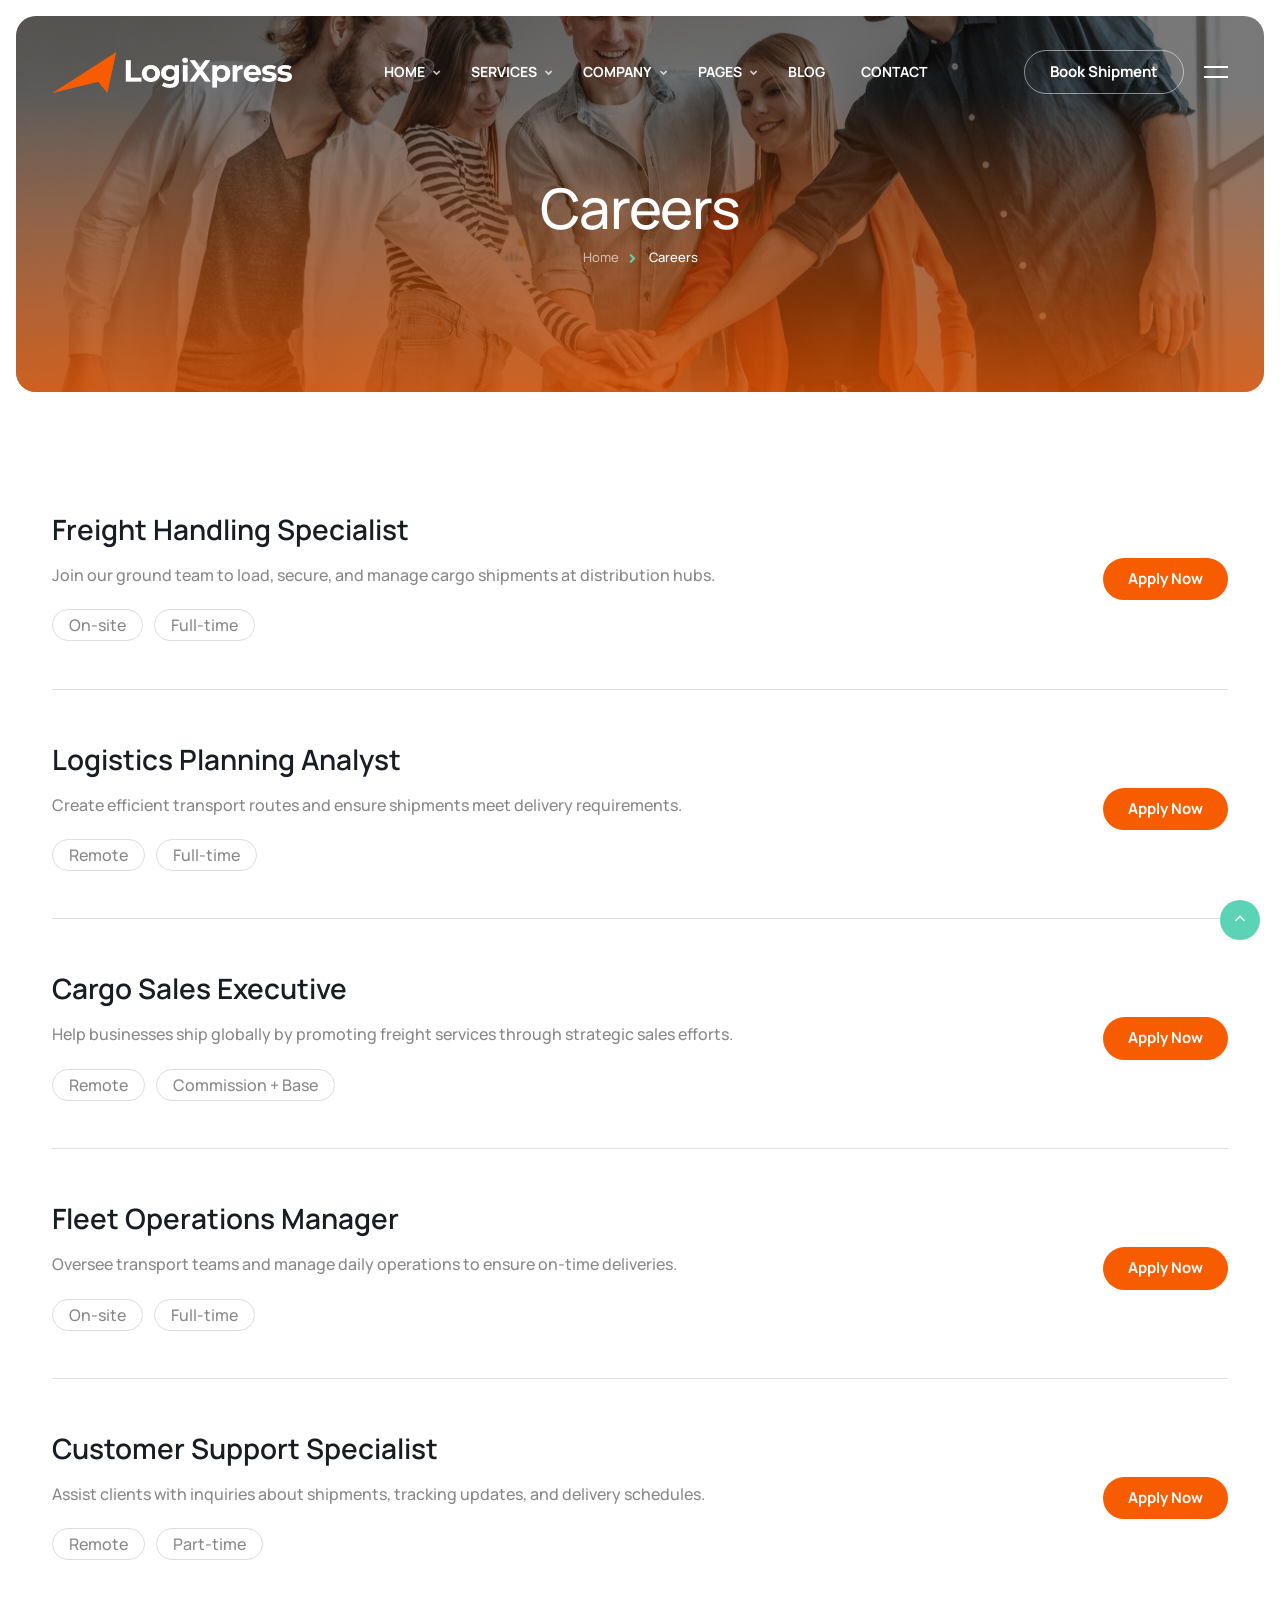
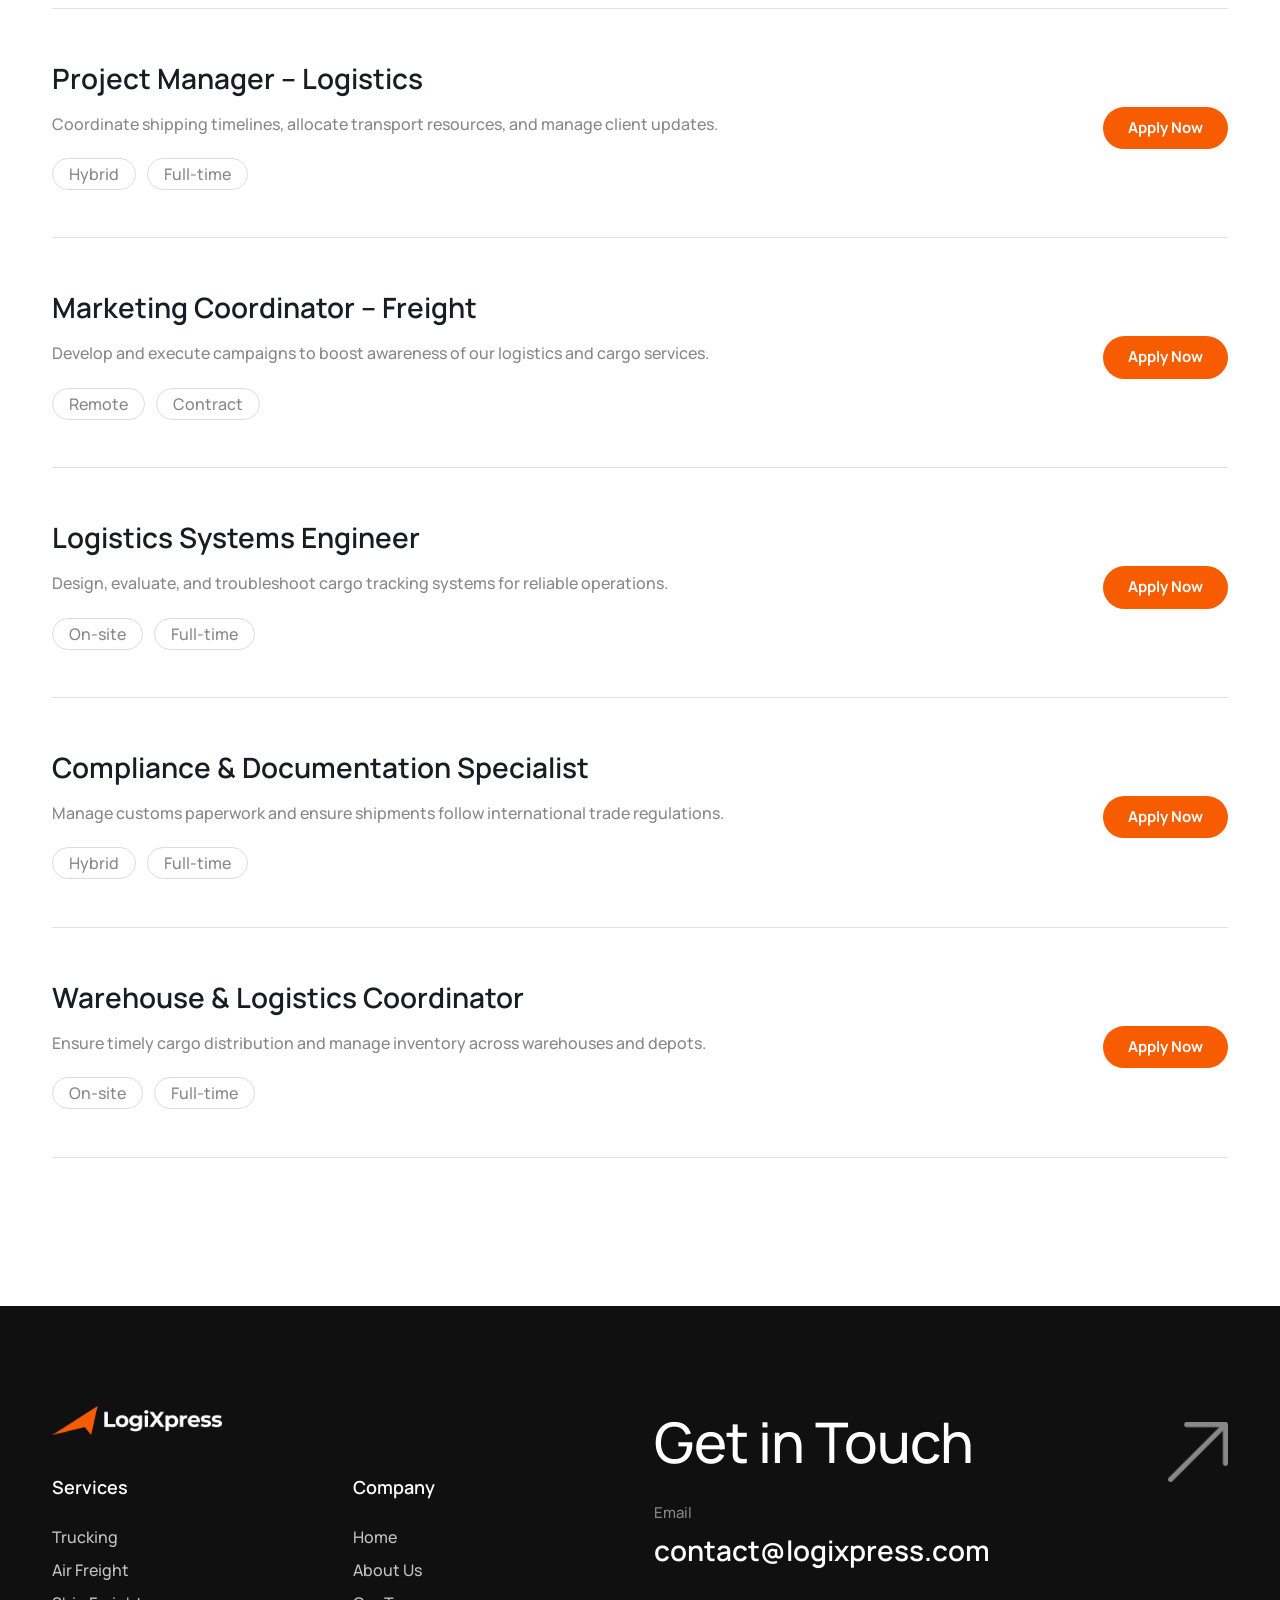
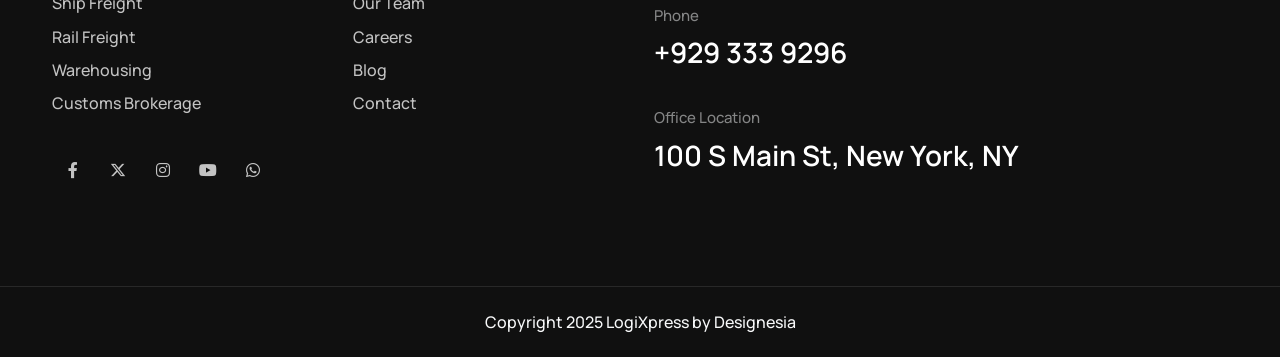
<file: careers.html>
<!DOCTYPE html>
<html lang="en">

<head>
    <title>LogiXpress - Transportation, Cargo & Logistics HTML Template</title>
    <link rel="icon" href="images/icon.webp" type="image/gif" sizes="16x16">
    <meta content="text/html;charset=utf-8" http-equiv="Content-Type">
    <meta content="width=device-width, initial-scale=1.0" name="viewport" >
    <meta content="LogiXpress - Transportation, Cargo & Logistics HTML Template" name="description" >
    <meta content="" name="keywords">
    <meta content="" name="author">
    <!-- CSS Files
    ================================================== -->
    <link href="css/bootstrap.min.css" rel="stylesheet" type="text/css" id="bootstrap">
    <link href="css/plugins.css" rel="stylesheet" type="text/css" >
    <link href="css/swiper.css" rel="stylesheet" type="text/css" >
    <link href="css/style.css" rel="stylesheet" type="text/css" >
    <link href="css/coloring.css" rel="stylesheet" type="text/css" >
    <!-- color scheme -->
    <link id="colors" href="css/colors/scheme-01.css" rel="stylesheet" type="text/css" >

</head>

<body>
    <div id="wrapper">
        <a href="#" id="back-to-top"></a>
        
        <!-- page preloader begin -->
        <div id="de-loader"></div>
        <!-- page preloader close -->

        <!-- header begin -->
        <header class="header-static transparent mt-lg-4 pt-lg-2">
            <div class="container">
                <div class="row">
                    <div class="col-md-12">
                        <div class="de-flex sm-pt10">
                            <div class="de-flex-col">
                                <!-- logo begin -->
                                <div id="logo">
                                    <a href="index.html">
                                        <img class="logo-main" src="images/logo-white.webp" alt="" >
                                        <img class="logo-scroll" src="images/logo-white.webp" alt="" >
                                        <img class="logo-mobile" src="images/logo-white.webp" alt="" >
                                    </a>
                                </div>
                                <!-- logo end -->
                            </div>
                            <div class="de-flex-col header-col-mid">
                                <!-- mainemenu begin -->
                                <ul id="mainmenu">
                                    <li><a class="menu-item" href="index.html">Home</a>
                                        <ul class="mega">
                                            <li>
                                                <div class="container">
                                                    <div class="sb-menu p-4">
                                                        <div class="row g-3">
                                                            <div class="col-lg-4 col-md-6 text-center">
                                                                <div class="relative hover text-center overflow-hidden rounded-1">
                                                                    <img src="images/demo/homepage-1.webp" class="w-100 relative hover-scale-1-1" alt="">

                                                                    <div class="abs abs-centered w-70 z-2 hover-op-1">
                                                                        <a class="btn-main mb-2" href="index.html">Multipage</a>
                                                                        <a class="btn-main" href="index-onepage.html">One Page</a>
                                                                    </div>
                                                                    <div class="hover-op-05 abs abs-centered bg-dark w-100 h-100 z-1"></div>
                                                                </div>
                                                                <h5 class="mt-2 mb-0">Logistic</h5>
                                                            </div>

                                                            <div class="col-lg-4 col-md-6 text-center">
                                                                <div class="relative hover text-center overflow-hidden rounded-1">
                                                                    <img src="images/demo/homepage-2.webp" class="w-100 relative hover-scale-1-1" alt="">

                                                                    <div class="abs abs-centered w-70 z-2 hover-op-1">
                                                                        <a class="btn-main mb-2" href="index-ship-freight.html">Multipage</a>
                                                                        <a class="btn-main" href="index-ship-freight-onepage.html">One Page</a>
                                                                    </div>
                                                                    <div class="hover-op-05 abs abs-centered bg-dark w-100 h-100 z-1"></div>
                                                                </div>
                                                                <h5 class="mt-2 mb-0">Ship Freight</h5>
                                                            </div>

                                                            <div class="col-lg-4 col-md-6 text-center">
                                                                <div class="relative hover text-center overflow-hidden rounded-1">
                                                                    <img src="images/demo/homepage-3.webp" class="w-100 relative hover-scale-1-1" alt="">

                                                                    <div class="abs abs-centered w-70 z-2 hover-op-1">
                                                                        <a class="btn-main mb-2" href="index-air-freight.html">Multipage</a>
                                                                        <a class="btn-main" href="index-air-freight-onepage.html">One Page</a>
                                                                    </div>
                                                                    <div class="hover-op-05 abs abs-centered bg-dark w-100 h-100 z-1"></div>
                                                                </div>
                                                                <h5 class="mt-2 mb-0">Air Freight</h5>
                                                            </div>

                                                            <div class="col-lg-4 col-md-6 text-center">
                                                                <div class="relative hover text-center overflow-hidden rounded-1">
                                                                    <img src="images/demo/homepage-4.webp" class="w-100 relative hover-scale-1-1" alt="">

                                                                    <div class="abs abs-centered w-70 z-2 hover-op-1">
                                                                        <a class="btn-main mb-2" href="index-truck-freight.html">Multipage</a>
                                                                        <a class="btn-main" href="index-truck-freight-onepage.html">One Page</a>
                                                                    </div>
                                                                    <div class="hover-op-05 abs abs-centered bg-dark w-100 h-100 z-1"></div>
                                                                </div>
                                                                <h5 class="mt-2 mb-0">Truck Freight</h5>
                                                            </div>

                                                            <div class="col-lg-4 col-md-6 text-center">
                                                                <div class="relative hover text-center overflow-hidden rounded-1">
                                                                    <img src="images/demo/homepage-5.webp" class="w-100 relative hover-scale-1-1" alt="">

                                                                    <div class="abs abs-centered w-70 z-2 hover-op-1">
                                                                        <a class="btn-main mb-2" href="index-warehouse.html">Multipage</a>
                                                                        <a class="btn-main" href="index-warehouse-onepage.html">One Page</a>
                                                                    </div>
                                                                    <div class="hover-op-05 abs abs-centered bg-dark w-100 h-100 z-1"></div>
                                                                </div>
                                                                <h5 class="mt-2 mb-0">Warehouse</h5>
                                                            </div>

                                                            <div class="col-lg-4 col-md-6 text-center">
                                                                <div class="relative hover text-center overflow-hidden rounded-1">
                                                                    <img src="images/demo/homepage-6.webp" class="w-100 relative hover-scale-1-1" alt="">

                                                                    <div class="abs abs-centered w-70 z-2 hover-op-1">
                                                                        <a class="btn-main mb-2" href="index-moving-company.html">Multipage</a>
                                                                        <a class="btn-main" href="index-moving-company-onepage.html">One Page</a>
                                                                    </div>
                                                                    <div class="hover-op-05 abs abs-centered bg-dark w-100 h-100 z-1"></div>
                                                                </div>
                                                                <h5 class="mt-2 mb-0">Moving Service</h5>
                                                            </div>

                                                        </div>
                                                    </div>
                                                </div>
                                            </li>
                                        </ul>
                                    </li>
                                    <li><a class="menu-item" href="services.html">Services</a>
                                        <ul>
                                            <li><a href="services.html">Services 1</a></li>
                                            <li><a href="services-2.html">Services 2</a></li>
                                            <li><a href="service-single.html">Service Single</a></li>
                                        </ul>
                                    </li>
                                    <li><a class="menu-item" href="#">Company</a>
                                        <ul>
                                            <li><a href="about.html">About Us</a></li>
                                            <li><a href="team.html">Our Team</a></li>
                                            <li><a href="certifications.html">Certifications</a></li>
                                            <li><a href="careers.html">Careers</a></li>
                                        </ul>
                                    </li>
                                    <li><a class="menu-item" href="#">Pages</a>
                                        <ul>
                                            <li><a href="track.html">Track Your Package</a></li>                                    
                                            <li><a href="booking.html">Book Shipment</a></li>
                                            <li><a href="faq.html">FAQ</a></li>
                                            <li><a href="testimonials.html">Testimonials</a></li>
                                        </ul>
                                    </li>
                                    <li><a class="menu-item" href="blog.html">Blog</a></li>
                                    <li><a class="menu-item" href="contact.html">Contact</a></li>
                                </ul>
                                <!-- mainmenu end -->
                            </div>
                            <div class="de-flex-col">
                                <div class="menu_side_area">
                                    <a href="booking.html" class="btn-main btn-line fx-slide"><span>Book Shipment</span></a>
                                    <span id="menu-btn"></span>
                                </div>

                                <div id="btn-extra">
                                    <span></span>
                                    <span></span>
                                </div>
                            </div>
                        </div>
                    </div>
                </div>
            </div>
        </header>
        <!-- header close -->
        <!-- content begin -->
        <div class="no-bottom no-top" id="content">

            <div id="top"></div>

            <section id="subheader" class="text-light sm-mt-90 relative rounded-1 overflow-hidden m-3" data-bgimage="url(images/background/3.webp) center">
                <div class="container relative z-2">
                    <div class="row gy-4 gx-5 align-items-center">
                        <div class="col-lg-12">
                            <h1 class="split">Careers</h1>
                            <ul class="crumb wow fadeInUp">
                                <li><a href="index.html">Home</a></li>
                                <li class="active">Careers</li>
                            </ul>   
                        </div>
                    </div>
                </div>
                <div class="gradient-edge-bottom color op-7 h-80"></div>
                <div class="sw-overlay op-7"></div>
            </section>

            <section>
                <div class="container">
                    
                    <div class="row g-4">
                        <div class="col-lg-12">
                            
                            <div class="mb-5 pb-5 border-bottom relative">
                                <div class="row g-4">
                                    <div class="col-sm-9">
                                        <h3>Freight Handling Specialist</h3>
                                        <p>Join our ground team to load, secure, and manage cargo shipments at distribution hubs.</p>
                                        <div class="d-inline me-2 border-gray rounded-1 px-3 py-1 lh-1">On-site</div>
                                        <div class="d-inline me-2 border-gray rounded-1 px-3 py-1 lh-1">Full-time</div>
                                    </div>
                                </div>
                                <div class="mb-5 d-lg-none d-sm-block"></div>
                                <div class="abs abs-middle end-0 p-sm-relative">
                                    <a class="btn-main fx-slide" href="#"><span>Apply Now</span></a>
                                </div>
                            </div>

                            <div class="mb-5 pb-5 border-bottom relative">
                                <div class="row g-4">
                                    <div class="col-sm-9">
                                        <h3>Logistics Planning Analyst</h3>
                                        <p>Create efficient transport routes and ensure shipments meet delivery requirements.</p>
                                        <div class="d-inline me-2 border-gray rounded-1 px-3 py-1 lh-1">Remote</div>
                                        <div class="d-inline me-2 border-gray rounded-1 px-3 py-1 lh-1">Full-time</div>
                                    </div>
                                </div>
                                <div class="mb-5 d-lg-none d-sm-block"></div>
                                <div class="abs abs-middle end-0 p-sm-relative">
                                    <a class="btn-main fx-slide" href="#"><span>Apply Now</span></a>
                                </div>
                            </div>

                            <div class="mb-5 pb-5 border-bottom relative">
                                <div class="row g-4">
                                    <div class="col-sm-9">
                                        <h3>Cargo Sales Executive</h3>
                                        <p>Help businesses ship globally by promoting freight services through strategic sales efforts.</p>
                                        <div class="d-inline me-2 border-gray rounded-1 px-3 py-1 lh-1">Remote</div>
                                        <div class="d-inline me-2 border-gray rounded-1 px-3 py-1 lh-1">Commission + Base</div>
                                    </div>
                                </div>
                                <div class="mb-5 d-lg-none d-sm-block"></div>
                                <div class="abs abs-middle end-0 p-sm-relative">
                                    <a class="btn-main fx-slide" href="#"><span>Apply Now</span></a>
                                </div>
                            </div>

                            <div class="mb-5 pb-5 border-bottom relative">
                                <div class="row g-4">
                                    <div class="col-sm-9">
                                        <h3>Fleet Operations Manager</h3>
                                        <p>Oversee transport teams and manage daily operations to ensure on-time deliveries.</p>
                                        <div class="d-inline me-2 border-gray rounded-1 px-3 py-1 lh-1">On-site</div>
                                        <div class="d-inline me-2 border-gray rounded-1 px-3 py-1 lh-1">Full-time</div>
                                    </div>
                                </div>
                                <div class="mb-5 d-lg-none d-sm-block"></div>
                                <div class="abs abs-middle end-0 p-sm-relative">
                                    <a class="btn-main fx-slide" href="#"><span>Apply Now</span></a>
                                </div>
                            </div>

                            <div class="mb-5 pb-5 border-bottom relative">
                                <div class="row g-4">
                                    <div class="col-sm-9">
                                        <h3>Customer Support Specialist</h3>
                                        <p>Assist clients with inquiries about shipments, tracking updates, and delivery schedules.</p>
                                        <div class="d-inline me-2 border-gray rounded-1 px-3 py-1 lh-1">Remote</div>
                                        <div class="d-inline me-2 border-gray rounded-1 px-3 py-1 lh-1">Part-time</div>
                                    </div>
                                </div>
                                <div class="mb-5 d-lg-none d-sm-block"></div>
                                <div class="abs abs-middle end-0 p-sm-relative">
                                    <a class="btn-main fx-slide" href="#"><span>Apply Now</span></a>
                                </div>
                            </div>

                            <div class="mb-5 pb-5 border-bottom relative">
                                <div class="row g-4">
                                    <div class="col-sm-9">
                                        <h3>Project Manager – Logistics</h3>
                                        <p>Coordinate shipping timelines, allocate transport resources, and manage client updates.</p>
                                        <div class="d-inline me-2 border-gray rounded-1 px-3 py-1 lh-1">Hybrid</div>
                                        <div class="d-inline me-2 border-gray rounded-1 px-3 py-1 lh-1">Full-time</div>
                                    </div>
                                </div>
                                <div class="mb-5 d-lg-none d-sm-block"></div>
                                <div class="abs abs-middle end-0 p-sm-relative">
                                    <a class="btn-main fx-slide" href="#"><span>Apply Now</span></a>
                                </div>
                            </div>

                            <div class="mb-5 pb-5 border-bottom relative">
                                <div class="row g-4">
                                    <div class="col-sm-9">
                                        <h3>Marketing Coordinator – Freight</h3>
                                        <p>Develop and execute campaigns to boost awareness of our logistics and cargo services.</p>
                                        <div class="d-inline me-2 border-gray rounded-1 px-3 py-1 lh-1">Remote</div>
                                        <div class="d-inline me-2 border-gray rounded-1 px-3 py-1 lh-1">Contract</div>
                                    </div>
                                </div>
                                <div class="mb-5 d-lg-none d-sm-block"></div>
                                <div class="abs abs-middle end-0 p-sm-relative">
                                    <a class="btn-main fx-slide" href="#"><span>Apply Now</span></a>
                                </div>
                            </div>

                            <div class="mb-5 pb-5 border-bottom relative">
                                <div class="row g-4">
                                    <div class="col-sm-9">
                                        <h3>Logistics Systems Engineer</h3>
                                        <p>Design, evaluate, and troubleshoot cargo tracking systems for reliable operations.</p>
                                        <div class="d-inline me-2 border-gray rounded-1 px-3 py-1 lh-1">On-site</div>
                                        <div class="d-inline me-2 border-gray rounded-1 px-3 py-1 lh-1">Full-time</div>
                                    </div>
                                </div>
                                <div class="mb-5 d-lg-none d-sm-block"></div>
                                <div class="abs abs-middle end-0 p-sm-relative">
                                    <a class="btn-main fx-slide" href="#"><span>Apply Now</span></a>
                                </div>
                            </div>

                            <div class="mb-5 pb-5 border-bottom relative">
                                <div class="row g-4">
                                    <div class="col-sm-9">
                                        <h3>Compliance & Documentation Specialist</h3>
                                        <p>Manage customs paperwork and ensure shipments follow international trade regulations.</p>
                                        <div class="d-inline me-2 border-gray rounded-1 px-3 py-1 lh-1">Hybrid</div>
                                        <div class="d-inline me-2 border-gray rounded-1 px-3 py-1 lh-1">Full-time</div>
                                    </div>
                                </div>
                                <div class="mb-5 d-lg-none d-sm-block"></div>
                                <div class="abs abs-middle end-0 p-sm-relative">
                                    <a class="btn-main fx-slide" href="#"><span>Apply Now</span></a>
                                </div>
                            </div>

                            <div class="mb-5 pb-5 border-bottom relative">
                                <div class="row g-4">
                                    <div class="col-sm-9">
                                        <h3>Warehouse & Logistics Coordinator</h3>
                                        <p>Ensure timely cargo distribution and manage inventory across warehouses and depots.</p>
                                        <div class="d-inline me-2 border-gray rounded-1 px-3 py-1 lh-1">On-site</div>
                                        <div class="d-inline me-2 border-gray rounded-1 px-3 py-1 lh-1">Full-time</div>
                                    </div>
                                </div>
                                <div class="mb-5 d-lg-none d-sm-block"></div>
                                <div class="abs abs-middle end-0 p-sm-relative">
                                    <a class="btn-main fx-slide" href="#"><span>Apply Now</span></a>
                                </div>
                            </div>

                        </div>
                    </div>

                </div>
            </section>

            
        </div>
        <!-- content close -->
        
        <!-- footer begin -->
        <footer class="text-light section-dark">
            <div class="container">
                <div class="row g-4 justify-content-between">
                    <div class="col-md-6">
                        <img src="images/logo-white.webp" class="w-170px mb-2" alt="">
                        <div class="spacer-single"></div>
                        <div class="row g-4">
                            <div class="col-md-6">
                                <div class="widget">
                                    <h5>Services</h5>
                                    <ul>                                        
                                        <li><a href="service-single.html">Trucking</a></li>
                                        <li><a href="service-single.html">Air Freight</a></li>
                                        <li><a href="service-single.html">Ship Freight</a></li>
                                        <li><a href="service-single.html">Rail Freight</a></li>
                                        <li><a href="service-single.html">Warehousing</a></li>
                                        <li><a href="service-single.html">Customs Brokerage</a></li>
                                    </ul>
                                </div>
                            </div>

                            <div class="col-md-6">
                                <div class="widget">
                                    <h5>Company</h5>
                                    <ul>                                        
                                        <li><a href="index.html">Home</a></li>
                                        <li><a href="about.html">About Us</a></li>
                                        <li><a href="team.html">Our Team</a></li>
                                        <li><a href="careers.html">Careers</a></li>
                                        <li><a href="blog.html">Blog</a></li>
                                        <li><a href="contact.html">Contact</a></li>
                                    </ul>
                                </div>
                            </div>
                        </div>


                        <div class="social-icons mb-sm-30 text-center">
                            <a href="#"><i class="fa-brands fa-facebook-f"></i></a>
                            <a href="#"><i class="fa-brands fa-x-twitter"></i></a>
                            <a href="#"><i class="fa-brands fa-instagram"></i></a>
                            <a href="#"><i class="fa-brands fa-youtube"></i></a>
                            <a href="#"><i class="fa-brands fa-whatsapp"></i></a>
                        </div>
                    </div>

                    <div class="col-md-6">
                        <div class="d-flex align-items-center justify-content-between">
                            <h2>Get in Touch</h2>
                            <img src="images/ui/up-right-arrow.webp" class="w-60px op-5" alt="">
                        </div>

                        <div class="widget">
                            <div class="op-5 fs-15">Email</div>
                            <h3>contact@logixpress.com</h3>

                            <div class="spacer-20"></div>      

                            <div class="op-5 fs-15">Phone</div>
                            <h3>+929 333 9296</h3>

                            <div class="spacer-20"></div>

                            <div class="op-5 fs-15">Office Location</div>
                            <h3>100 S Main St, New York, NY</h3>

                            <div class="spacer-20"></div>
                      
                        </div>
                    </div>
                </div>
            </div>
            <div class="subfooter">
                <div class="container">
                    <div class="row">
                        <div class="col-md-12 text-center">
                            Copyright 2025 LogiXpress by Designesia
                        </div>
                    </div>
                </div>
            </div>
        </footer>
        <!-- footer close -->
    </div>

    <!-- overlay content begin -->
    <div id="extra-wrap" class="text-light">
        <div id="btn-close">
            <span></span>
            <span></span>
        </div>

        <div id="extra-content">
            <img src="images/logo-white.webp" class="w-200px" alt="">

            <div class="spacer-30-line"></div>

            <h5>Our Services</h5>
            <ul class="ul-check">
                <li>Trucking</li>
                <li>Air Fright</li>
                <li>Ship Freight</li>
                <li>Rail Freight</li>
                <li>Warehousing</li>
                <li>Customs Brokerage</li>
                <li>Last-Mile Delivery</li>
                <li>Project Cargo</li>
            </ul>

            <div class="spacer-30-line"></div>

            <h5>Contact Us</h5>
            <div><i class="icofont-phone me-2 op-5"></i>+929 333 9296</div>
            <div><i class="icofont-location-pin me-2 op-5"></i>100 S Main St, New York, NY </div>
            <div><i class="icofont-envelope me-2 op-5"></i>contact@logixpress.com</div>

            <div class="spacer-30-line"></div>

            <h5>About Us</h5>
            <p>We are a trusted logistics and cargo solutions provider committed to delivering your goods safely, efficiently, and on time. With years of experience in freight forwarding, warehousing, and international shipping.</p>

            <div class="social-icons">
                <a href="#"><i class="fa-brands fa-facebook-f"></i></a>
                <a href="#"><i class="fa-brands fa-x-twitter"></i></a>
                <a href="#"><i class="fa-brands fa-instagram"></i></a>
                <a href="#"><i class="fa-brands fa-youtube"></i></a>
                <a href="#"><i class="fa-brands fa-whatsapp"></i></a>
            </div>
        </div>
    </div>
    <!-- overlay content end -->

    <!-- Javascript Files
    ================================================== -->
    <script src="js/plugins.js"></script>
    <script src="js/designesia.js"></script>
    <script src="js/swiper.js"></script>
    <script src="js/custom-swiper-1.js"></script>

</body>

</html>
</file>
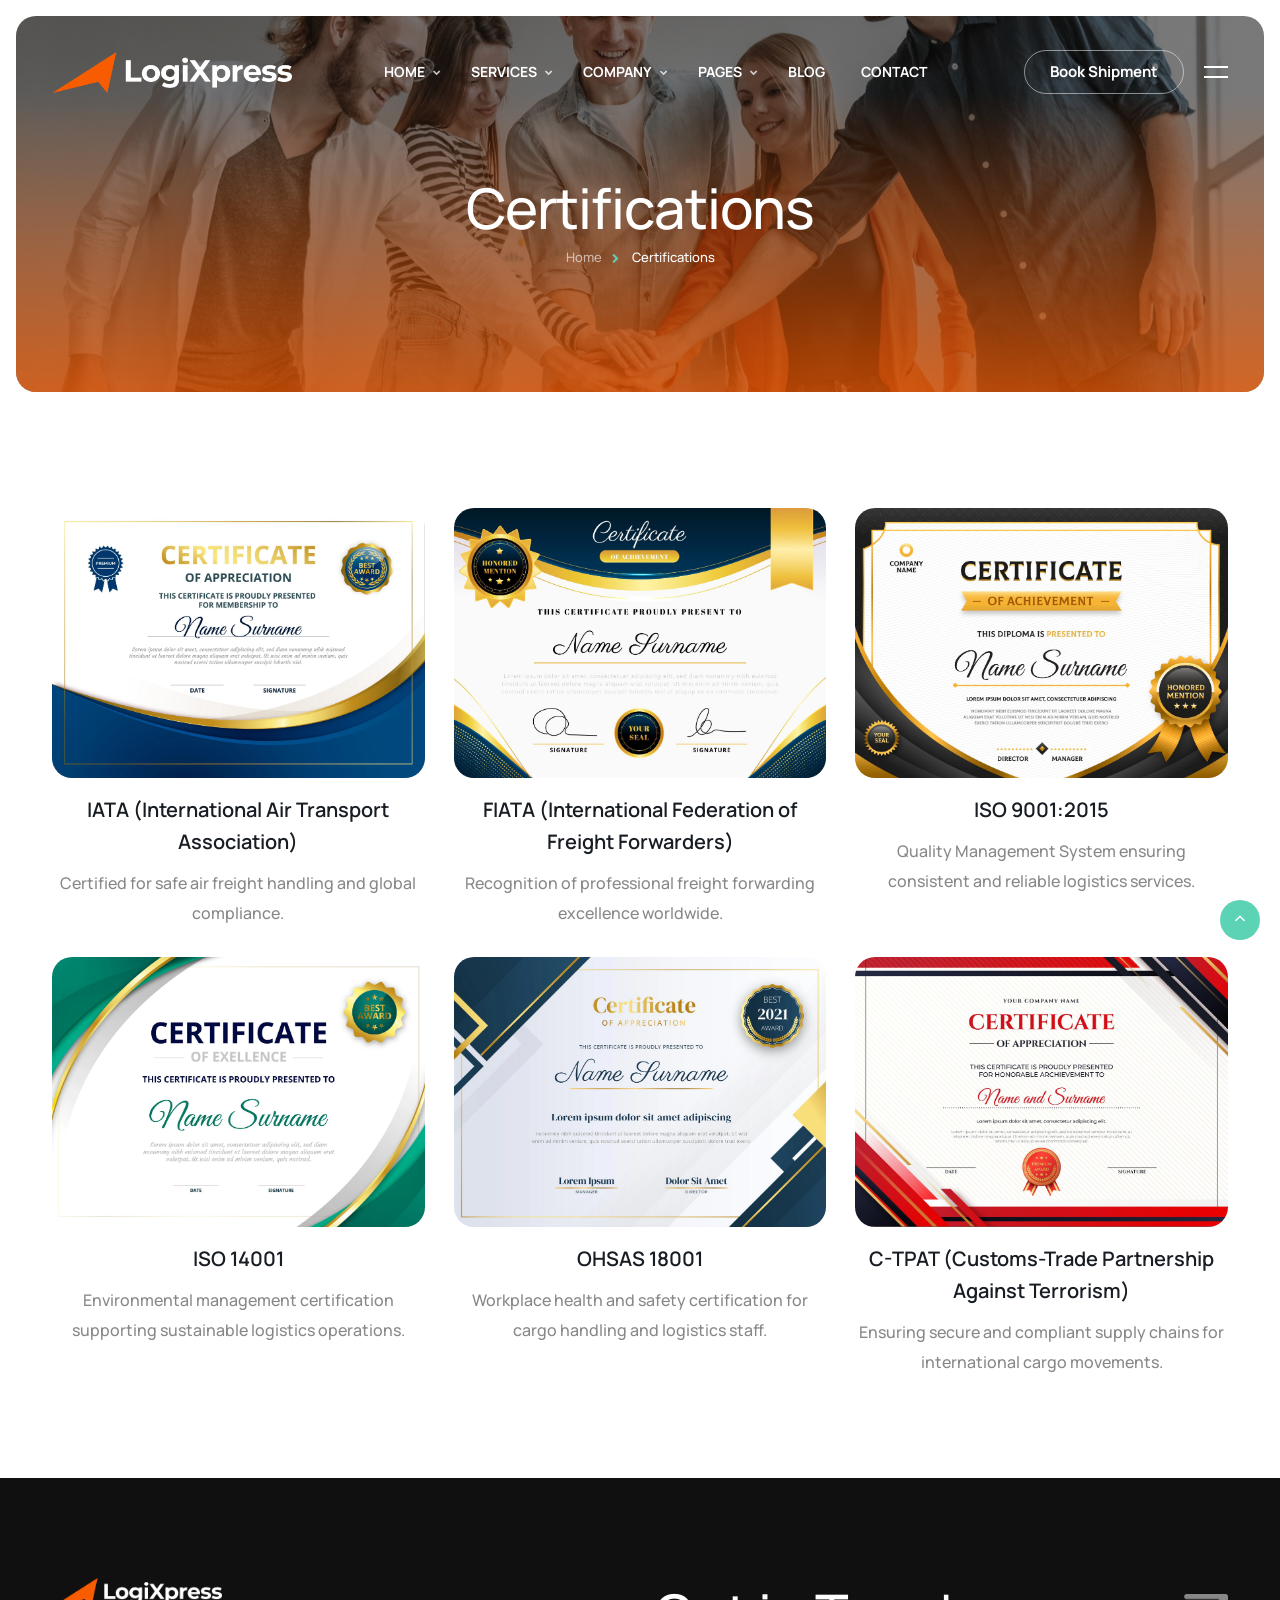
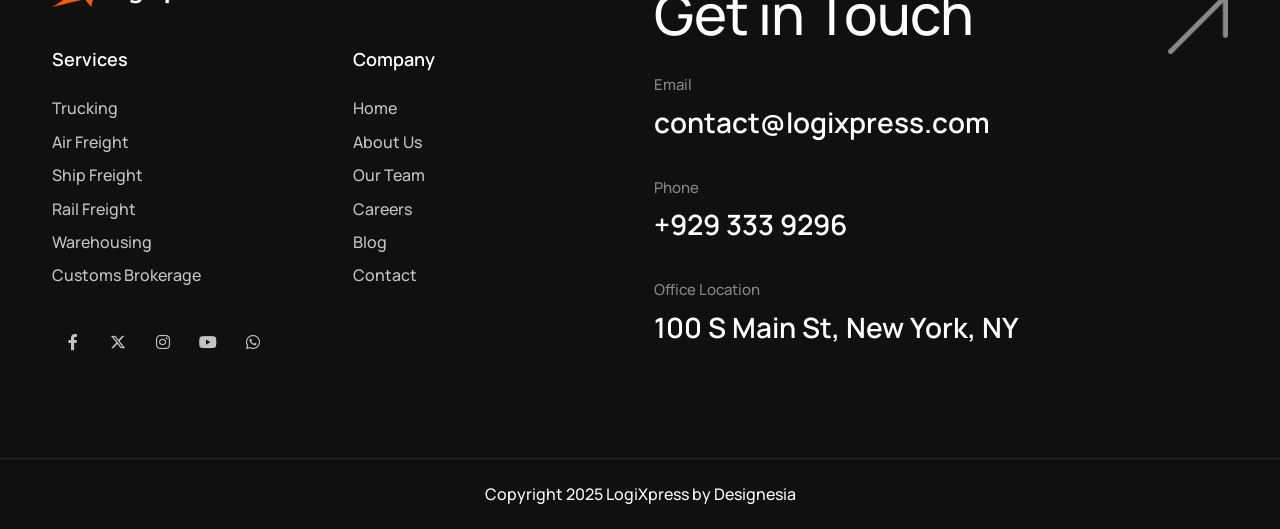
<file: certifications.html>
<!DOCTYPE html>
<html lang="en">

<head>
    <title>LogiXpress - Transportation, Cargo & Logistics HTML Template</title>
    <link rel="icon" href="images/icon.webp" type="image/gif" sizes="16x16">
    <meta content="text/html;charset=utf-8" http-equiv="Content-Type">
    <meta content="width=device-width, initial-scale=1.0" name="viewport" >
    <meta content="LogiXpress - Transportation, Cargo & Logistics HTML Template" name="description" >
    <meta content="" name="keywords">
    <meta content="" name="author">
    <!-- CSS Files
    ================================================== -->
    <link href="css/bootstrap.min.css" rel="stylesheet" type="text/css" id="bootstrap">
    <link href="css/plugins.css" rel="stylesheet" type="text/css" >
    <link href="css/swiper.css" rel="stylesheet" type="text/css" >
    <link href="css/style.css" rel="stylesheet" type="text/css" >
    <link href="css/coloring.css" rel="stylesheet" type="text/css" >
    <!-- color scheme -->
    <link id="colors" href="css/colors/scheme-01.css" rel="stylesheet" type="text/css" >

</head>

<body>
    <div id="wrapper">
        <a href="#" id="back-to-top"></a>
        
        <!-- page preloader begin -->
        <div id="de-loader"></div>
        <!-- page preloader close -->

        <!-- header begin -->
        <header class="header-static transparent mt-lg-4 pt-lg-2">
            <div class="container">
                <div class="row">
                    <div class="col-md-12">
                        <div class="de-flex sm-pt10">
                            <div class="de-flex-col">
                                <!-- logo begin -->
                                <div id="logo">
                                    <a href="index.html">
                                        <img class="logo-main" src="images/logo-white.webp" alt="" >
                                        <img class="logo-scroll" src="images/logo-white.webp" alt="" >
                                        <img class="logo-mobile" src="images/logo-white.webp" alt="" >
                                    </a>
                                </div>
                                <!-- logo end -->
                            </div>
                            <div class="de-flex-col header-col-mid">
                                <!-- mainemenu begin -->
                                <ul id="mainmenu">
                                    <li><a class="menu-item" href="index.html">Home</a>
                                        <ul class="mega">
                                            <li>
                                                <div class="container">
                                                    <div class="sb-menu p-4">
                                                        <div class="row g-3">
                                                            <div class="col-lg-4 col-md-6 text-center">
                                                                <div class="relative hover text-center overflow-hidden rounded-1">
                                                                    <img src="images/demo/homepage-1.webp" class="w-100 relative hover-scale-1-1" alt="">

                                                                    <div class="abs abs-centered w-70 z-2 hover-op-1">
                                                                        <a class="btn-main mb-2" href="index.html">Multipage</a>
                                                                        <a class="btn-main" href="index-onepage.html">One Page</a>
                                                                    </div>
                                                                    <div class="hover-op-05 abs abs-centered bg-dark w-100 h-100 z-1"></div>
                                                                </div>
                                                                <h5 class="mt-2 mb-0">Logistic</h5>
                                                            </div>

                                                            <div class="col-lg-4 col-md-6 text-center">
                                                                <div class="relative hover text-center overflow-hidden rounded-1">
                                                                    <img src="images/demo/homepage-2.webp" class="w-100 relative hover-scale-1-1" alt="">

                                                                    <div class="abs abs-centered w-70 z-2 hover-op-1">
                                                                        <a class="btn-main mb-2" href="index-ship-freight.html">Multipage</a>
                                                                        <a class="btn-main" href="index-ship-freight-onepage.html">One Page</a>
                                                                    </div>
                                                                    <div class="hover-op-05 abs abs-centered bg-dark w-100 h-100 z-1"></div>
                                                                </div>
                                                                <h5 class="mt-2 mb-0">Ship Freight</h5>
                                                            </div>

                                                            <div class="col-lg-4 col-md-6 text-center">
                                                                <div class="relative hover text-center overflow-hidden rounded-1">
                                                                    <img src="images/demo/homepage-3.webp" class="w-100 relative hover-scale-1-1" alt="">

                                                                    <div class="abs abs-centered w-70 z-2 hover-op-1">
                                                                        <a class="btn-main mb-2" href="index-air-freight.html">Multipage</a>
                                                                        <a class="btn-main" href="index-air-freight-onepage.html">One Page</a>
                                                                    </div>
                                                                    <div class="hover-op-05 abs abs-centered bg-dark w-100 h-100 z-1"></div>
                                                                </div>
                                                                <h5 class="mt-2 mb-0">Air Freight</h5>
                                                            </div>

                                                            <div class="col-lg-4 col-md-6 text-center">
                                                                <div class="relative hover text-center overflow-hidden rounded-1">
                                                                    <img src="images/demo/homepage-4.webp" class="w-100 relative hover-scale-1-1" alt="">

                                                                    <div class="abs abs-centered w-70 z-2 hover-op-1">
                                                                        <a class="btn-main mb-2" href="index-truck-freight.html">Multipage</a>
                                                                        <a class="btn-main" href="index-truck-freight-onepage.html">One Page</a>
                                                                    </div>
                                                                    <div class="hover-op-05 abs abs-centered bg-dark w-100 h-100 z-1"></div>
                                                                </div>
                                                                <h5 class="mt-2 mb-0">Truck Freight</h5>
                                                            </div>

                                                            <div class="col-lg-4 col-md-6 text-center">
                                                                <div class="relative hover text-center overflow-hidden rounded-1">
                                                                    <img src="images/demo/homepage-5.webp" class="w-100 relative hover-scale-1-1" alt="">

                                                                    <div class="abs abs-centered w-70 z-2 hover-op-1">
                                                                        <a class="btn-main mb-2" href="index-warehouse.html">Multipage</a>
                                                                        <a class="btn-main" href="index-warehouse-onepage.html">One Page</a>
                                                                    </div>
                                                                    <div class="hover-op-05 abs abs-centered bg-dark w-100 h-100 z-1"></div>
                                                                </div>
                                                                <h5 class="mt-2 mb-0">Warehouse</h5>
                                                            </div>

                                                            <div class="col-lg-4 col-md-6 text-center">
                                                                <div class="relative hover text-center overflow-hidden rounded-1">
                                                                    <img src="images/demo/homepage-6.webp" class="w-100 relative hover-scale-1-1" alt="">

                                                                    <div class="abs abs-centered w-70 z-2 hover-op-1">
                                                                        <a class="btn-main mb-2" href="index-moving-company.html">Multipage</a>
                                                                        <a class="btn-main" href="index-moving-company-onepage.html">One Page</a>
                                                                    </div>
                                                                    <div class="hover-op-05 abs abs-centered bg-dark w-100 h-100 z-1"></div>
                                                                </div>
                                                                <h5 class="mt-2 mb-0">Moving Service</h5>
                                                            </div>

                                                        </div>
                                                    </div>
                                                </div>
                                            </li>
                                        </ul>
                                    </li>
                                    <li><a class="menu-item" href="services.html">Services</a>
                                        <ul>
                                            <li><a href="services.html">Services 1</a></li>
                                            <li><a href="services-2.html">Services 2</a></li>
                                            <li><a href="service-single.html">Service Single</a></li>
                                        </ul>
                                    </li>
                                    <li><a class="menu-item" href="#">Company</a>
                                        <ul>
                                            <li><a href="about.html">About Us</a></li>
                                            <li><a href="team.html">Our Team</a></li>
                                            <li><a href="certifications.html">Certifications</a></li>
                                            <li><a href="careers.html">Careers</a></li>
                                        </ul>
                                    </li>
                                    <li><a class="menu-item" href="#">Pages</a>
                                        <ul>
                                            <li><a href="track.html">Track Your Package</a></li>                                    
                                            <li><a href="booking.html">Book Shipment</a></li>
                                            <li><a href="faq.html">FAQ</a></li>
                                            <li><a href="testimonials.html">Testimonials</a></li>
                                        </ul>
                                    </li>
                                    <li><a class="menu-item" href="blog.html">Blog</a></li>
                                    <li><a class="menu-item" href="contact.html">Contact</a></li>
                                </ul>
                                <!-- mainmenu end -->
                            </div>
                            <div class="de-flex-col">
                                <div class="menu_side_area">
                                    <a href="booking.html" class="btn-main btn-line fx-slide"><span>Book Shipment</span></a>
                                    <span id="menu-btn"></span>
                                </div>

                                <div id="btn-extra">
                                    <span></span>
                                    <span></span>
                                </div>
                            </div>
                        </div>
                    </div>
                </div>
            </div>
        </header>
        <!-- header close -->
        <!-- content begin -->
        <div class="no-bottom no-top" id="content">

            <div id="top"></div>

            <section id="subheader" class="text-light sm-mt-90 relative rounded-1 overflow-hidden m-3" data-bgimage="url(images/background/3.webp) center">
                <div class="container relative z-2">
                    <div class="row gy-4 gx-5 align-items-center">
                        <div class="col-lg-12">
                            <h1 class="split">Certifications</h1>
                            <ul class="crumb wow fadeInUp">
                                <li><a href="index.html">Home</a></li>
                                <li class="active">Certifications</li>
                            </ul>   
                        </div>
                    </div>
                </div>
                <div class="gradient-edge-bottom color op-7 h-80"></div>
                <div class="sw-overlay op-7"></div>
            </section>

            <section>
                <div class="container">
                    <div class="row g-4 justify-content-center">

                        <div class="col-md-4 col-sm-6 col-12 text-center">
                            <a href="images/certifications/1.webp" class="image-popup d-block hover mb-3">
                                <div class="relative overflow-hidden rounded-1">
                                    <div class="absolute start-0 w-100 hover-op-1 p-5 abs-middle z-2 text-center text-white z-3">
                                        View
                                    </div>
                                    <div class="absolute start-0 w-100 h-100 overlay-black-5 hover-op-1 z-2"></div>
                                    <img src="images/certifications/1.webp" class="w-100 hover-scale-1-2" alt="">
                                </div>
                            </a>
                            <h4>IATA (International Air Transport Association)</h4>
                            Certified for safe air freight handling and global compliance.
                        </div>

                        <div class="col-md-4 col-sm-6 col-12 text-center">
                            <a href="images/certifications/2.webp" class="image-popup d-block hover mb-3">
                                <div class="relative overflow-hidden rounded-1">
                                    <div class="absolute start-0 w-100 hover-op-1 p-5 abs-middle z-2 text-center text-white z-3">
                                        View
                                    </div>
                                    <div class="absolute start-0 w-100 h-100 overlay-black-5 hover-op-1 z-2"></div>
                                    <img src="images/certifications/2.webp" class="w-100 hover-scale-1-2" alt="">
                                </div>
                            </a>
                            <h4>FIATA (International Federation of Freight Forwarders)</h4>
                            Recognition of professional freight forwarding excellence worldwide.
                        </div>

                        <div class="col-md-4 col-sm-6 col-12 text-center">
                            <a href="images/certifications/3.webp" class="image-popup d-block hover mb-3">
                                <div class="relative overflow-hidden rounded-1">
                                    <div class="absolute start-0 w-100 hover-op-1 p-5 abs-middle z-2 text-center text-white z-3">
                                        View
                                    </div>
                                    <div class="absolute start-0 w-100 h-100 overlay-black-5 hover-op-1 z-2"></div>
                                    <img src="images/certifications/3.webp" class="w-100 hover-scale-1-2" alt="">
                                </div>
                            </a>
                            <h4>ISO 9001:2015</h4>
                            Quality Management System ensuring consistent and reliable logistics services.
                        </div>

                        <div class="col-md-4 col-sm-6 col-12 text-center">
                            <a href="images/certifications/4.webp" class="image-popup d-block hover mb-3">
                                <div class="relative overflow-hidden rounded-1">
                                    <div class="absolute start-0 w-100 hover-op-1 p-5 abs-middle z-2 text-center text-white z-3">
                                        View
                                    </div>
                                    <div class="absolute start-0 w-100 h-100 overlay-black-5 hover-op-1 z-2"></div>
                                    <img src="images/certifications/4.webp" class="w-100 hover-scale-1-2" alt="">
                                </div>
                            </a>
                            <h4>ISO 14001</h4>
                            Environmental management certification supporting sustainable logistics operations.
                        </div>

                        <div class="col-md-4 col-sm-6 col-12 text-center">
                            <a href="images/certifications/5.webp" class="image-popup d-block hover mb-3">
                                <div class="relative overflow-hidden rounded-1">
                                    <div class="absolute start-0 w-100 hover-op-1 p-5 abs-middle z-2 text-center text-white z-3">
                                        View
                                    </div>
                                    <div class="absolute start-0 w-100 h-100 overlay-black-5 hover-op-1 z-2"></div>
                                    <img src="images/certifications/5.webp" class="w-100 hover-scale-1-2" alt="">
                                </div>
                            </a>
                            <h4>OHSAS 18001</h4>
                            Workplace health and safety certification for cargo handling and logistics staff.
                        </div>

                        <div class="col-md-4 col-sm-6 col-12 text-center">
                            <a href="images/certifications/6.webp" class="image-popup d-block hover mb-3">
                                <div class="relative overflow-hidden rounded-1">
                                    <div class="absolute start-0 w-100 hover-op-1 p-5 abs-middle z-2 text-center text-white z-3">
                                        View
                                    </div>
                                    <div class="absolute start-0 w-100 h-100 overlay-black-5 hover-op-1 z-2"></div>
                                    <img src="images/certifications/6.webp" class="w-100 hover-scale-1-2" alt="">
                                </div>
                            </a>
                            <h4>C-TPAT (Customs-Trade Partnership Against Terrorism)</h4>
                            Ensuring secure and compliant supply chains for international cargo movements.
                        </div>
                    </div>

                </div>
            </section>

        </div>
        <!-- content close -->
        
        <!-- footer begin -->
        <footer class="text-light section-dark">
            <div class="container">
                <div class="row g-4 justify-content-between">
                    <div class="col-md-6">
                        <img src="images/logo-white.webp" class="w-170px mb-2" alt="">
                        <div class="spacer-single"></div>
                        <div class="row g-4">
                            <div class="col-md-6">
                                <div class="widget">
                                    <h5>Services</h5>
                                    <ul>                                        
                                        <li><a href="service-single.html">Trucking</a></li>
                                        <li><a href="service-single.html">Air Freight</a></li>
                                        <li><a href="service-single.html">Ship Freight</a></li>
                                        <li><a href="service-single.html">Rail Freight</a></li>
                                        <li><a href="service-single.html">Warehousing</a></li>
                                        <li><a href="service-single.html">Customs Brokerage</a></li>
                                    </ul>
                                </div>
                            </div>

                            <div class="col-md-6">
                                <div class="widget">
                                    <h5>Company</h5>
                                    <ul>                                        
                                        <li><a href="index.html">Home</a></li>
                                        <li><a href="about.html">About Us</a></li>
                                        <li><a href="team.html">Our Team</a></li>
                                        <li><a href="careers.html">Careers</a></li>
                                        <li><a href="blog.html">Blog</a></li>
                                        <li><a href="contact.html">Contact</a></li>
                                    </ul>
                                </div>
                            </div>
                        </div>


                        <div class="social-icons mb-sm-30 text-center">
                            <a href="#"><i class="fa-brands fa-facebook-f"></i></a>
                            <a href="#"><i class="fa-brands fa-x-twitter"></i></a>
                            <a href="#"><i class="fa-brands fa-instagram"></i></a>
                            <a href="#"><i class="fa-brands fa-youtube"></i></a>
                            <a href="#"><i class="fa-brands fa-whatsapp"></i></a>
                        </div>
                    </div>

                    <div class="col-md-6">
                        <div class="d-flex align-items-center justify-content-between">
                            <h2>Get in Touch</h2>
                            <img src="images/ui/up-right-arrow.webp" class="w-60px op-5" alt="">
                        </div>

                        <div class="widget">
                            <div class="op-5 fs-15">Email</div>
                            <h3>contact@logixpress.com</h3>

                            <div class="spacer-20"></div>      

                            <div class="op-5 fs-15">Phone</div>
                            <h3>+929 333 9296</h3>

                            <div class="spacer-20"></div>

                            <div class="op-5 fs-15">Office Location</div>
                            <h3>100 S Main St, New York, NY</h3>

                            <div class="spacer-20"></div>
                      
                        </div>
                    </div>
                </div>
            </div>
            <div class="subfooter">
                <div class="container">
                    <div class="row">
                        <div class="col-md-12 text-center">
                            Copyright 2025 LogiXpress by Designesia
                        </div>
                    </div>
                </div>
            </div>
        </footer>
        <!-- footer close -->
    </div>

    <!-- overlay content begin -->
    <div id="extra-wrap" class="text-light">
        <div id="btn-close">
            <span></span>
            <span></span>
        </div>

        <div id="extra-content">
            <img src="images/logo-white.webp" class="w-200px" alt="">

            <div class="spacer-30-line"></div>

            <h5>Our Services</h5>
            <ul class="ul-check">
                <li>Trucking</li>
                <li>Air Fright</li>
                <li>Ship Freight</li>
                <li>Rail Freight</li>
                <li>Warehousing</li>
                <li>Customs Brokerage</li>
                <li>Last-Mile Delivery</li>
                <li>Project Cargo</li>
            </ul>

            <div class="spacer-30-line"></div>

            <h5>Contact Us</h5>
            <div><i class="icofont-phone me-2 op-5"></i>+929 333 9296</div>
            <div><i class="icofont-location-pin me-2 op-5"></i>100 S Main St, New York, NY </div>
            <div><i class="icofont-envelope me-2 op-5"></i>contact@logixpress.com</div>

            <div class="spacer-30-line"></div>

            <h5>About Us</h5>
            <p>We are a trusted logistics and cargo solutions provider committed to delivering your goods safely, efficiently, and on time. With years of experience in freight forwarding, warehousing, and international shipping.</p>

            <div class="social-icons">
                <a href="#"><i class="fa-brands fa-facebook-f"></i></a>
                <a href="#"><i class="fa-brands fa-x-twitter"></i></a>
                <a href="#"><i class="fa-brands fa-instagram"></i></a>
                <a href="#"><i class="fa-brands fa-youtube"></i></a>
                <a href="#"><i class="fa-brands fa-whatsapp"></i></a>
            </div>
        </div>
    </div>
    <!-- overlay content end -->

    <!-- Javascript Files
    ================================================== -->
    <script src="js/plugins.js"></script>
    <script src="js/designesia.js"></script>
    <script src="js/swiper.js"></script>
    <script src="js/custom-swiper-1.js"></script>

</body>

</html>
</file>
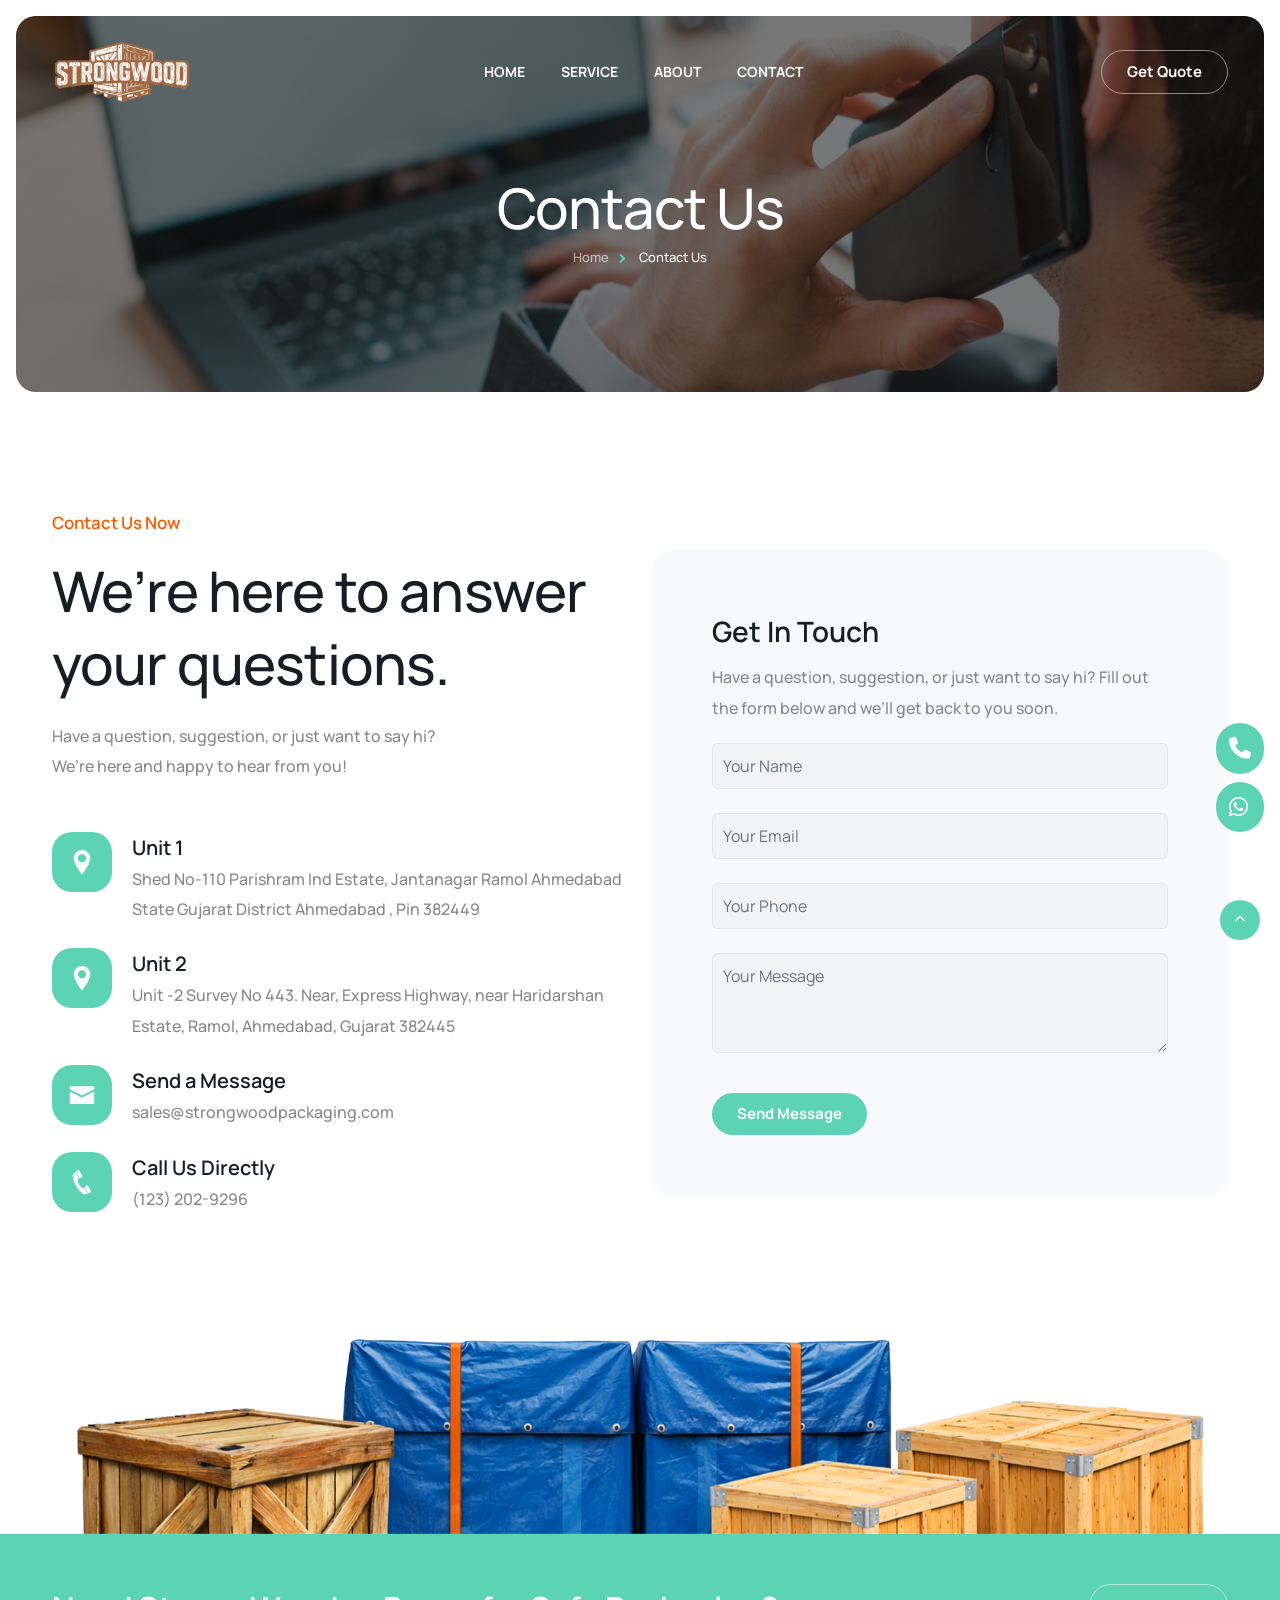
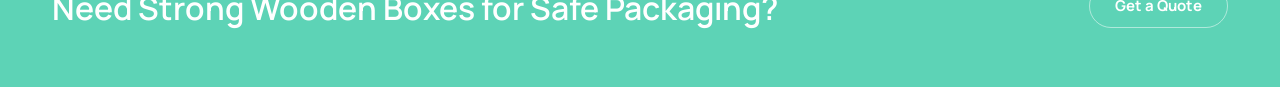
<file: contact.html>
<!DOCTYPE html>
<html lang="en">

<head>
    <title>Contact Strongwood | Get Quote for Wooden Boxes & Crates</title>
    <link rel="icon" href="images/favicon.png" type="image/gif" sizes="16x16">
    <meta content="text/html;charset=utf-8" http-equiv="Content-Type">
    <meta content="width=device-width, initial-scale=1.0" name="viewport">
    <meta
        content="Contact Strongwood for custom wooden boxes, pallets, and heavy-duty crates. Request pricing, bulk orders, or manufacturing support from our expert team.
Meta Keywords: contact strongwood, wooden box quote, wooden crate supplier, pallet supplier, wooden packaging order, bulk wooden boxes"
        name="description">
    <meta name="keywords"
        content="contact strongwood, wooden box quote, wooden crate quote, wooden packaging quote, bulk wooden boxes, bulk wooden crates, wooden pallet order, custom wooden box order, wooden packaging supplier india">

    <meta name="robots" content="index, follow">
    <!-- CSS Files
    ================================================== -->
    <link href="css/bootstrap.min.css" rel="stylesheet" type="text/css" id="bootstrap">
    <link href="css/plugins.css" rel="stylesheet" type="text/css">
    <link href="css/swiper.css" rel="stylesheet" type="text/css">
    <link href="css/style.css" rel="stylesheet" type="text/css">
    <link href="css/coloring.css" rel="stylesheet" type="text/css">
    <!-- color scheme -->
    <link id="colors" href="css/colors/scheme-01.css" rel="stylesheet" type="text/css">

</head>

<body>
    <div id="wrapper">
        <div class="widgets">
            <a href="tel:+919876543210">
                <i class="fa-regular fa-phone"></i>
            </a>
            <a href="https://wa.me/919876543210">
                <i class="fa-brands fa-whatsapp"></i>
            </a>
        </div>

        <a href="#" id="back-to-top"></a>

        <div id="de-loader"></div>

        <header class="header-static transparent mt-lg-4 pt-lg-2">
            <div class="container">
                <div class="row">
                    <div class="col-md-12">
                        <div class="de-flex">
                            <div class="de-flex-col">
                                <!-- logo begin -->
                                <div id="logo">
                                    <a href="index.html">
                                        <img class="logo-main" src="images/logo.png" style="max-width: 140px;" alt="">
                                        <img class="logo-scroll" src="images/logo.png" style="max-width: 140px;" alt="">
                                        <img class="logo-mobile" src="images/logo.png" style="max-width: 140px;" alt="">
                                    </a>
                                </div>
                                <!-- logo end -->
                            </div>
                            <div class="de-flex-col header-col-mid">
                                <!-- mainemenu begin -->
                                <ul id="mainmenu">
                                    <li><a class="menu-item" href="index.html">Home</a></li>
                                    <li><a class="menu-item" href="service.html">Service</a></li>
                                    <li><a class="menu-item" href="about.html">About</a></li>
                                    <li><a class="menu-item" href="contact.html">Contact</a></li>
                                </ul>
                                <!-- mainmenu end -->
                            </div>
                            <div class="de-flex-col">
                                <div class="menu_side_area">
                                    <a href="contact.html" class="btn-main btn-line fx-slide"><span>Get Quote</span></a>
                                    <span id="menu-btn"></span>
                                </div>

                                <!-- <div id="btn-extra">
                                    <span></span>
                                    <span></span>
                                </div> -->
                            </div>
                        </div>
                    </div>
                </div>
            </div>
        </header>

        <div class="no-bottom no-top" id="content">

            <div id="top"></div>

            <section id="subheader" class="text-light sm-mt-90 relative rounded-1 overflow-hidden m-3"
                data-bgimage="url(images/contact.jpg) center">
                <div class="container relative z-2">
                    <div class="row gy-4 gx-5 align-items-center">
                        <div class="col-lg-12">
                            <h1 class="split">Contact Us</h1>
                            <ul class="crumb wow fadeInUp">
                                <li><a href="index.html">Home</a></li>
                                <li class="active">Contact Us</li>
                            </ul>
                        </div>
                    </div>
                </div>
                <div class="color op-7 h-80"></div>
                <div class="sw-overlay op-7"></div>
            </section>

            <section class="relative">
                <div class="container">
                    <div class="row align-items-center justify-content-center">
                        <div class="col-lg-6">
                            <div class="subtitle">Contact Us Now</div>
                            <h2 class="wow fadeInUp">We’re here to answer your questions.</h2>

                            <p class="col-lg-8">Have a question, suggestion, or just want to say hi? We’re here and
                                happy to hear from you!</p>

                            <div class="spacer-single"></div>

                            <div class="row">
                                <div class="col-lg-12">
                                    <div class="relative mb-4">
                                        <i class="abs fs-28 p-3 bg-color text-light rounded-1 icofont-location-pin"></i>
                                        <div class="ms-80px">
                                            <h4 class="mb-0">Unit 1</h4>
                                            Shed No-110 Parishram Ind Estate, Jantanagar Ramol
                                            Ahmedabad
                                            State Gujarat District Ahmedabad , Pin 382449
                                        </div>
                                    </div>
                                    <div class="relative mb-4">
                                        <i class="abs fs-28 p-3 bg-color text-light rounded-1 icofont-location-pin"></i>
                                        <div class="ms-80px">
                                            <h4 class="mb-0">Unit 2</h4>
                                            Unit -2 Survey No 443. Near, Express Highway, near Haridarshan Estate,
                                            Ramol, Ahmedabad, Gujarat 382445
                                        </div>
                                    </div>

                                    <div class="relative mb-4">
                                        <i class="abs fs-28 p-3 bg-color text-light rounded-1 icofont-envelope"></i>
                                        <div class="ms-80px">
                                            <h4 class="mb-0">Send a Message</h4>
                                            sales@strongwoodpackaging.com
                                        </div>
                                    </div>

                                    <div class="relative mb-4">
                                        <i class="abs fs-28 p-3 bg-color text-light rounded-1 icofont-phone"></i>
                                        <div class="ms-80px">
                                            <h4 class="mb-0">Call Us Directly</h4>
                                            (123) 202-9296
                                        </div>
                                    </div>

                                </div>
                            </div>

                        </div>

                        <div class="col-lg-6">
                            <div class="bg-light rounded-1 p-60 relative">
                                <form name="contactForm" id="contact_form" method="post" action="#">
                                    <div class="row g-4">
                                        <div class="col-lg-12">
                                            <h3>Get In Touch</h3>
                                            <p>Have a question, suggestion, or just want to say hi? Fill out the form
                                                below and we’ll get back to you soon.</p>

                                            <div class="field-set">
                                                <input type="text" name="name" id="name" class="form-control mb-4"
                                                    placeholder="Your Name" required>
                                            </div>

                                            <div class="field-set">
                                                <input type="text" name="email" id="email" class="form-control mb-4"
                                                    placeholder="Your Email" required>
                                            </div>

                                            <div class="field-set">
                                                <input type="text" name="phone" id="phone" class="form-control mb-4"
                                                    placeholder="Your Phone" required>
                                            </div>

                                            <div class="field-set">
                                                <textarea name="message" id="message" class="form-control mb-4 h-100px"
                                                    placeholder="Your Message" required></textarea>
                                            </div>
                                        </div>
                                    </div>

                                    <div id='submit' class="mt-3">
                                        <input type='submit' id='send_message' value='Send Message' class="btn-main">
                                    </div>

                                    <div id="success_message" class='success'>
                                        Your message has been sent successfully. Refresh this page if you want to send
                                        more messages.
                                    </div>
                                    <div id="error_message" class='error'>
                                        Sorry there was an error sending your form.
                                    </div>
                                </form>
                            </div>
                        </div>
                    </div>
                </div>
            </section>

            <section class="p-0 overflow-hidden" aria-label="section">
                <div class="container">
                    <div class="row">
                        <div class="col-lg-12">
                            <img src="images/footer-bg.png" class="w-100 wow fadeInUp" alt="">
                        </div>
                    </div>
                </div>
            </section>

            <section class="bg-color text-light pt-50 pb-50" style="background-color: #5DD3B6;">
                <div class="container">
                    <div class="row g-4">
                        <div class="col-md-9">
                            <h3 class="mb-0 fs-32 split">Need Strong Wooden Boxes for Safe Packaging?</h3>
                        </div>
                        <div class="col-lg-3 text-lg-end">
                            <a class="btn-main fx-slide btn-line wow fadeInRight" data-wow-delay=".2s"
                                href="contact.html"><span>Get a Quote</span></a>
                        </div>
                    </div>
                </div>
            </section>

        </div>

        <!-- <footer class="text-light section-dark">
            <div class="container">
                <div class="row g-4 justify-content-between">
                    <div class="col-md-6">
                        <img src="images/logo-white.webp" class="w-170px mb-2" alt="">
                        <div class="spacer-single"></div>
                        <div class="row g-4">
                            <div class="col-md-6">
                                <div class="widget">
                                    <h5>Services</h5>
                                    <ul>
                                        <li><a href="index.html">Home</a></li>
                                        <li><a href="service.html">Service</a></li>
                                        <li><a href="about.html">About</a></li>
                                        <li><a href="contact.html">Contact</a></li>
                                    </ul>
                                </div>
                            </div>

                            <div class="col-md-6">
                                <div class="widget">
                                    <h5>Company</h5>
                                    <ul>
                                        <li><a href="index.html">Home</a></li>
                                        <li><a href="about.html">About Us</a></li>
                                        <li><a href="team.html">Our Team</a></li>
                                        <li><a href="careers.html">Careers</a></li>
                                        <li><a href="blog.html">Blog</a></li>
                                        <li><a href="contact.html">Contact</a></li>
                                    </ul>
                                </div>
                            </div>
                        </div>


                        <div class="social-icons mb-sm-30 text-center">
                            <a href="#"><i class="fa-brands fa-facebook-f"></i></a>
                            <a href="#"><i class="fa-brands fa-x-twitter"></i></a>
                            <a href="#"><i class="fa-brands fa-instagram"></i></a>
                            <a href="#"><i class="fa-brands fa-youtube"></i></a>
                            <a href="#"><i class="fa-brands fa-whatsapp"></i></a>
                        </div>
                    </div>

                    <div class="col-md-6">
                        <div class="d-flex align-items-center justify-content-between">
                            <h2>Get in Touch</h2>
                            <img src="images/ui/up-right-arrow.webp" class="w-60px op-5" alt="">
                        </div>

                        <div class="widget">
                            <div class="op-5 fs-15">Email</div>
                            <h3>contact@logixpress.com</h3>

                            <div class="spacer-20"></div>

                            <div class="op-5 fs-15">Phone</div>
                            <h3>+929 333 9296</h3>

                            <div class="spacer-20"></div>

                            <div class="op-5 fs-15">Office Location</div>
                            <h3>100 S Main St, New York, NY</h3>

                            <div class="spacer-20"></div>

                        </div>
                    </div>
                </div>
            </div>
            <div class="subfooter">
                <div class="container">
                    <div class="row">
                        <div class="col-md-12 text-center">
                            Copyright 2025 LogiXpress by Designesia
                        </div>
                    </div>
                </div>
            </div>
        </footer> -->
    </div>

    <!-- overlay content begin -->
    <div id="extra-wrap" class="text-light">
        <div id="btn-close">
            <span></span>
            <span></span>
        </div>

        <div id="extra-content">
            <img src="images/logo-white.webp" class="w-200px" alt="">

            <div class="spacer-30-line"></div>

            <h5>Our Services</h5>
            <ul class="ul-check">
                <li>Trucking</li>
                <li>Air Fright</li>
                <li>Ship Freight</li>
                <li>Rail Freight</li>
                <li>Warehousing</li>
                <li>Customs Brokerage</li>
                <li>Last-Mile Delivery</li>
                <li>Project Cargo</li>
            </ul>

            <div class="spacer-30-line"></div>

            <h5>Contact Us</h5>
            <div><i class="icofont-phone me-2 op-5"></i>+929 333 9296</div>
            <div><i class="icofont-location-pin me-2 op-5"></i>100 S Main St, New York, NY </div>
            <div><i class="icofont-envelope me-2 op-5"></i>contact@logixpress.com</div>

            <div class="spacer-30-line"></div>

            <h5>About Us</h5>
            <p>We are a trusted logistics and cargo solutions provider committed to delivering your goods safely,
                efficiently, and on time. With years of experience in freight forwarding, warehousing, and international
                shipping.</p>

            <div class="social-icons">
                <a href="#"><i class="fa-brands fa-facebook-f"></i></a>
                <a href="#"><i class="fa-brands fa-x-twitter"></i></a>
                <a href="#"><i class="fa-brands fa-instagram"></i></a>
                <a href="#"><i class="fa-brands fa-youtube"></i></a>
                <a href="#"><i class="fa-brands fa-whatsapp"></i></a>
            </div>
        </div>
    </div>
    <!-- overlay content end -->

    <!-- Javascript Files
    ================================================== -->
    <script src="js/plugins.js"></script>
    <script src="js/designesia.js"></script>
    <script src="js/validation-contact.js"></script>

</body>

</html>
</file>
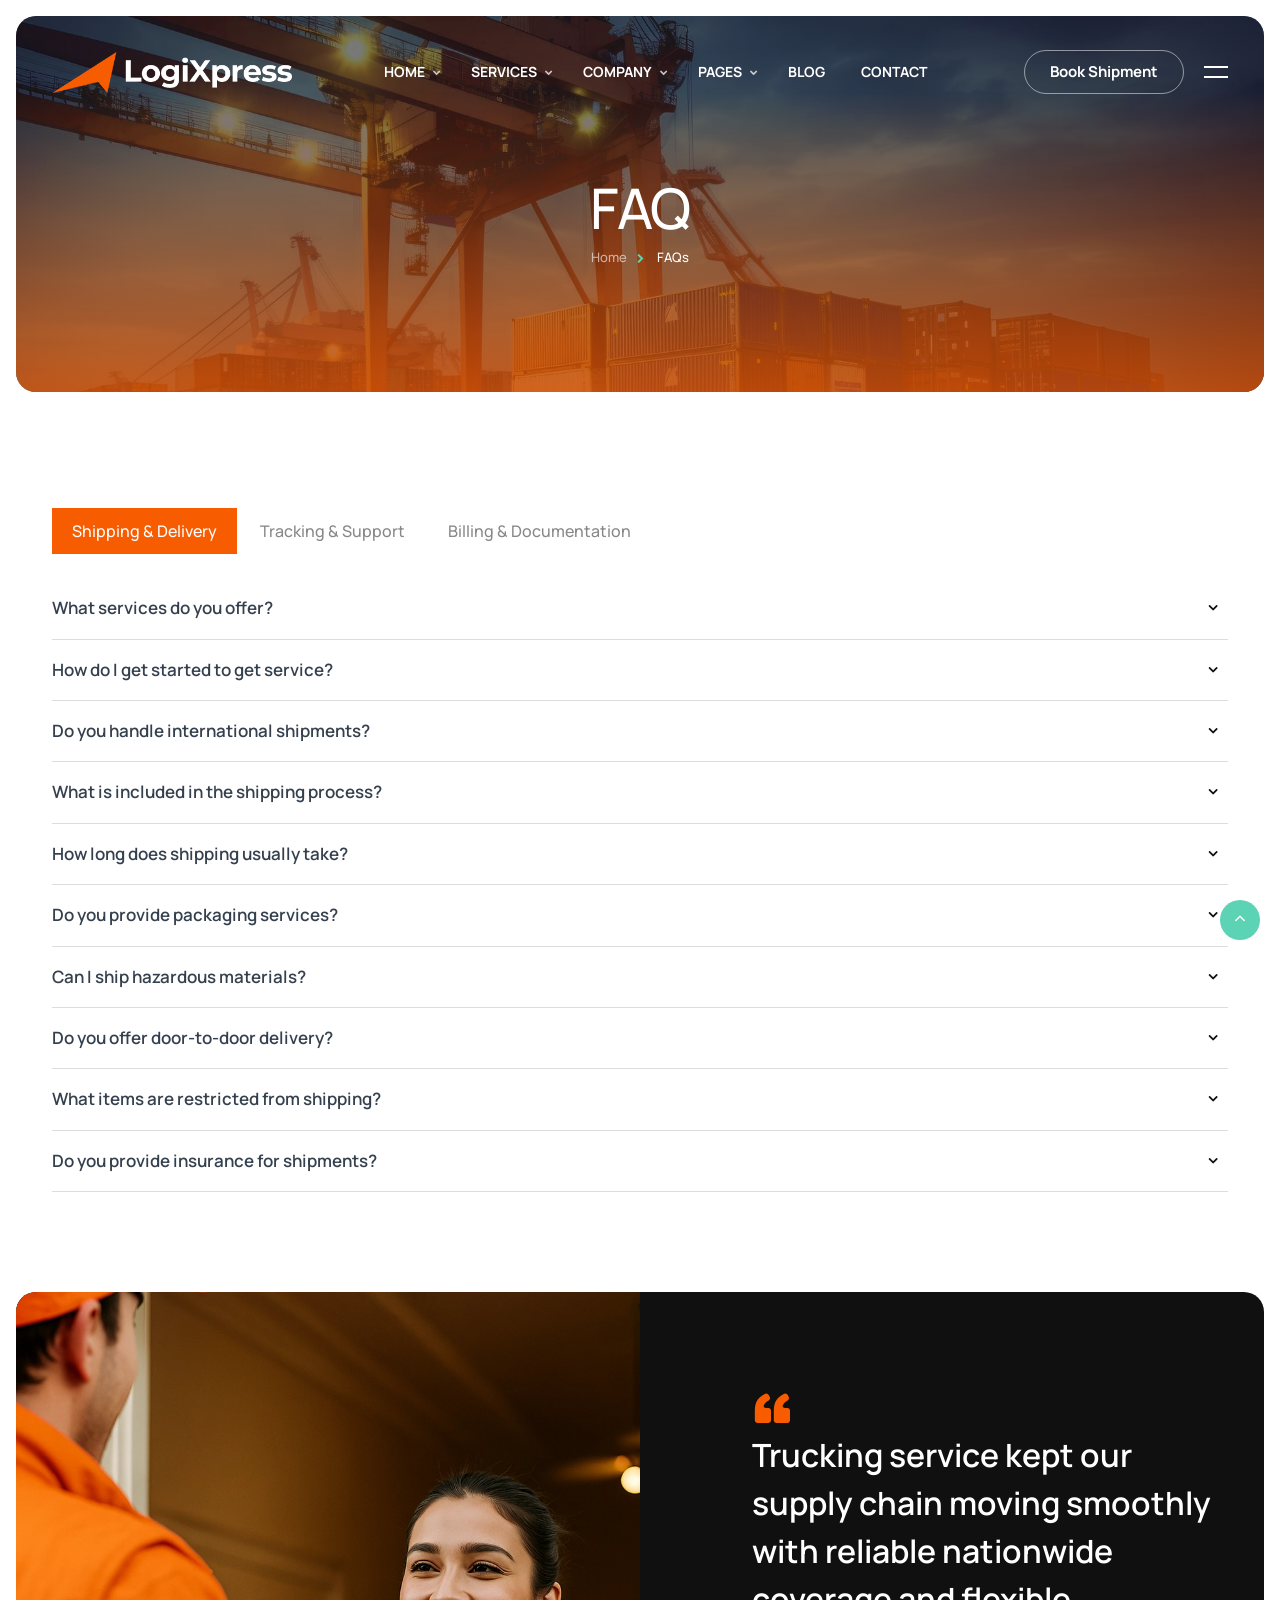
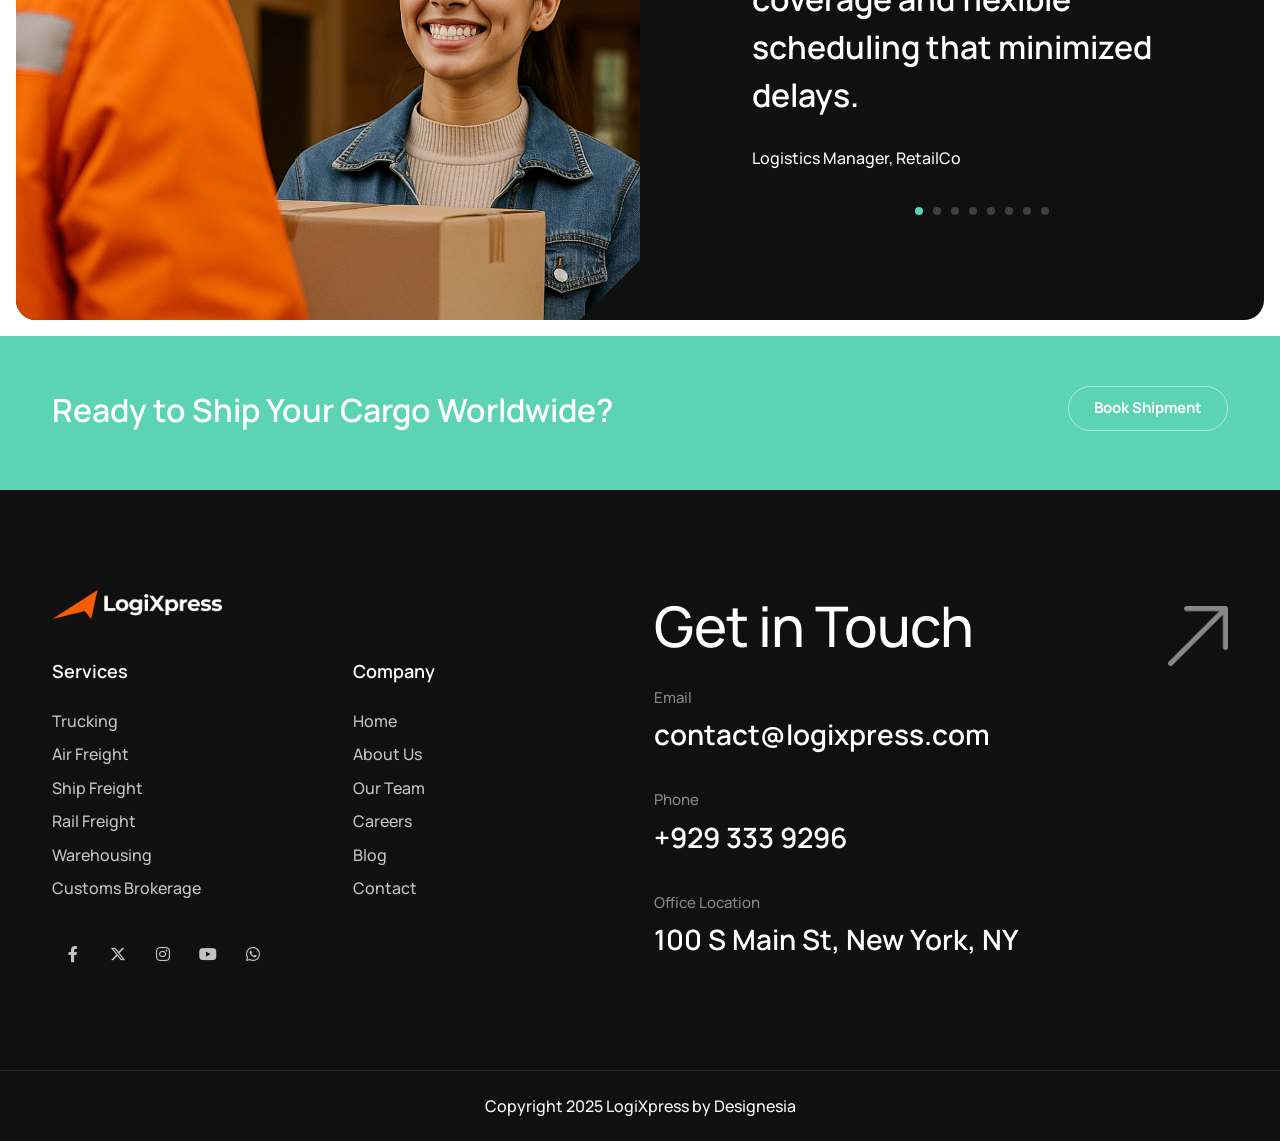
<file: faq.html>
<!DOCTYPE html>
<html lang="en">

<head>
    <title>LogiXpress - Transportation, Cargo & Logistics HTML Template</title>
    <link rel="icon" href="images/icon.webp" type="image/gif" sizes="16x16">
    <meta content="text/html;charset=utf-8" http-equiv="Content-Type">
    <meta content="width=device-width, initial-scale=1.0" name="viewport" >
    <meta content="LogiXpress - Transportation, Cargo & Logistics HTML Template" name="description" >
    <meta content="" name="keywords">
    <meta content="" name="author">
    <!-- CSS Files
    ================================================== -->
    <link href="css/bootstrap.min.css" rel="stylesheet" type="text/css" id="bootstrap">
    <link href="css/plugins.css" rel="stylesheet" type="text/css" >
    <link href="css/swiper.css" rel="stylesheet" type="text/css" >
    <link href="css/style.css" rel="stylesheet" type="text/css" >
    <link href="css/coloring.css" rel="stylesheet" type="text/css" >
    <!-- color scheme -->
    <link id="colors" href="css/colors/scheme-01.css" rel="stylesheet" type="text/css" >

</head>

<body>
    <div id="wrapper">
        <a href="#" id="back-to-top"></a>
        
        <!-- page preloader begin -->
        <div id="de-loader"></div>
        <!-- page preloader close -->

        <!-- header begin -->
        <header class="header-static transparent mt-lg-4 pt-lg-2">
            <div class="container">
                <div class="row">
                    <div class="col-md-12">
                        <div class="de-flex sm-pt10">
                            <div class="de-flex-col">
                                <!-- logo begin -->
                                <div id="logo">
                                    <a href="index.html">
                                        <img class="logo-main" src="images/logo-white.webp" alt="" >
                                        <img class="logo-scroll" src="images/logo-white.webp" alt="" >
                                        <img class="logo-mobile" src="images/logo-white.webp" alt="" >
                                    </a>
                                </div>
                                <!-- logo end -->
                            </div>
                            <div class="de-flex-col header-col-mid">
                                <!-- mainemenu begin -->
                                <ul id="mainmenu">
                                    <li><a class="menu-item" href="index.html">Home</a>
                                        <ul class="mega">
                                            <li>
                                                <div class="container">
                                                    <div class="sb-menu p-4">
                                                        <div class="row g-3">
                                                            <div class="col-lg-4 col-md-6 text-center">
                                                                <div class="relative hover text-center overflow-hidden rounded-1">
                                                                    <img src="images/demo/homepage-1.webp" class="w-100 relative hover-scale-1-1" alt="">

                                                                    <div class="abs abs-centered w-70 z-2 hover-op-1">
                                                                        <a class="btn-main mb-2" href="index.html">Multipage</a>
                                                                        <a class="btn-main" href="index-onepage.html">One Page</a>
                                                                    </div>
                                                                    <div class="hover-op-05 abs abs-centered bg-dark w-100 h-100 z-1"></div>
                                                                </div>
                                                                <h5 class="mt-2 mb-0">Logistic</h5>
                                                            </div>

                                                            <div class="col-lg-4 col-md-6 text-center">
                                                                <div class="relative hover text-center overflow-hidden rounded-1">
                                                                    <img src="images/demo/homepage-2.webp" class="w-100 relative hover-scale-1-1" alt="">

                                                                    <div class="abs abs-centered w-70 z-2 hover-op-1">
                                                                        <a class="btn-main mb-2" href="index-ship-freight.html">Multipage</a>
                                                                        <a class="btn-main" href="index-ship-freight-onepage.html">One Page</a>
                                                                    </div>
                                                                    <div class="hover-op-05 abs abs-centered bg-dark w-100 h-100 z-1"></div>
                                                                </div>
                                                                <h5 class="mt-2 mb-0">Ship Freight</h5>
                                                            </div>

                                                            <div class="col-lg-4 col-md-6 text-center">
                                                                <div class="relative hover text-center overflow-hidden rounded-1">
                                                                    <img src="images/demo/homepage-3.webp" class="w-100 relative hover-scale-1-1" alt="">

                                                                    <div class="abs abs-centered w-70 z-2 hover-op-1">
                                                                        <a class="btn-main mb-2" href="index-air-freight.html">Multipage</a>
                                                                        <a class="btn-main" href="index-air-freight-onepage.html">One Page</a>
                                                                    </div>
                                                                    <div class="hover-op-05 abs abs-centered bg-dark w-100 h-100 z-1"></div>
                                                                </div>
                                                                <h5 class="mt-2 mb-0">Air Freight</h5>
                                                            </div>

                                                            <div class="col-lg-4 col-md-6 text-center">
                                                                <div class="relative hover text-center overflow-hidden rounded-1">
                                                                    <img src="images/demo/homepage-4.webp" class="w-100 relative hover-scale-1-1" alt="">

                                                                    <div class="abs abs-centered w-70 z-2 hover-op-1">
                                                                        <a class="btn-main mb-2" href="index-truck-freight.html">Multipage</a>
                                                                        <a class="btn-main" href="index-truck-freight-onepage.html">One Page</a>
                                                                    </div>
                                                                    <div class="hover-op-05 abs abs-centered bg-dark w-100 h-100 z-1"></div>
                                                                </div>
                                                                <h5 class="mt-2 mb-0">Truck Freight</h5>
                                                            </div>

                                                            <div class="col-lg-4 col-md-6 text-center">
                                                                <div class="relative hover text-center overflow-hidden rounded-1">
                                                                    <img src="images/demo/homepage-5.webp" class="w-100 relative hover-scale-1-1" alt="">

                                                                    <div class="abs abs-centered w-70 z-2 hover-op-1">
                                                                        <a class="btn-main mb-2" href="index-warehouse.html">Multipage</a>
                                                                        <a class="btn-main" href="index-warehouse-onepage.html">One Page</a>
                                                                    </div>
                                                                    <div class="hover-op-05 abs abs-centered bg-dark w-100 h-100 z-1"></div>
                                                                </div>
                                                                <h5 class="mt-2 mb-0">Warehouse</h5>
                                                            </div>

                                                            <div class="col-lg-4 col-md-6 text-center">
                                                                <div class="relative hover text-center overflow-hidden rounded-1">
                                                                    <img src="images/demo/homepage-6.webp" class="w-100 relative hover-scale-1-1" alt="">

                                                                    <div class="abs abs-centered w-70 z-2 hover-op-1">
                                                                        <a class="btn-main mb-2" href="index-moving-company.html">Multipage</a>
                                                                        <a class="btn-main" href="index-moving-company-onepage.html">One Page</a>
                                                                    </div>
                                                                    <div class="hover-op-05 abs abs-centered bg-dark w-100 h-100 z-1"></div>
                                                                </div>
                                                                <h5 class="mt-2 mb-0">Moving Service</h5>
                                                            </div>

                                                        </div>
                                                    </div>
                                                </div>
                                            </li>
                                        </ul>
                                    </li>
                                    <li><a class="menu-item" href="services.html">Services</a>
                                        <ul>
                                            <li><a href="services.html">Services 1</a></li>
                                            <li><a href="services-2.html">Services 2</a></li>
                                            <li><a href="service-single.html">Service Single</a></li>
                                        </ul>
                                    </li>
                                    <li><a class="menu-item" href="#">Company</a>
                                        <ul>
                                            <li><a href="about.html">About Us</a></li>
                                            <li><a href="team.html">Our Team</a></li>
                                            <li><a href="certifications.html">Certifications</a></li>
                                            <li><a href="careers.html">Careers</a></li>
                                        </ul>
                                    </li>
                                    <li><a class="menu-item" href="#">Pages</a>
                                        <ul>
                                            <li><a href="track.html">Track Your Package</a></li>                                    
                                            <li><a href="booking.html">Book Shipment</a></li>
                                            <li><a href="faq.html">FAQ</a></li>
                                            <li><a href="testimonials.html">Testimonials</a></li>
                                        </ul>
                                    </li>
                                    <li><a class="menu-item" href="blog.html">Blog</a></li>
                                    <li><a class="menu-item" href="contact.html">Contact</a></li>
                                </ul>
                                <!-- mainmenu end -->
                            </div>
                            <div class="de-flex-col">
                                <div class="menu_side_area">
                                    <a href="booking.html" class="btn-main btn-line fx-slide"><span>Book Shipment</span></a>
                                    <span id="menu-btn"></span>
                                </div>

                                <div id="btn-extra">
                                    <span></span>
                                    <span></span>
                                </div>
                            </div>
                        </div>
                    </div>
                </div>
            </div>
        </header>
        <!-- header close -->
        <!-- content begin -->
        <div class="no-bottom no-top" id="content">

            <div id="top"></div>

            <section id="subheader" class="text-light sm-mt-90 relative rounded-1 overflow-hidden m-3" data-bgimage="url(images/background/4.webp) center">
                <div class="container relative z-2">
                    <div class="row gy-4 gx-5 align-items-center">
                        <div class="col-lg-12">
                            <h1 class="split">FAQ</h1>
                            <ul class="crumb wow fadeInUp">
                                <li><a href="index.html">Home</a></li>
                                <li class="active">FAQs</li>
                            </ul>   
                        </div>
                    </div>
                </div>
                <div class="gradient-edge-bottom color op-7 h-80"></div>
                <div class="sw-overlay op-7"></div>
            </section>

            <section>
                <div class="container">
                    <div class="row g-4">
                        <div class="col-lg-12">
                            <div class="de-tab">
                                <ul class="d-tab-nav mb-4">
                                    <li class="active-tab">Shipping & Delivery</li>
                                    <li>Tracking & Support</li>
                                    <li>Billing & Documentation</li>
                                </ul>
                                <ul class="d-tab-content">
                                    <!-- Shipping & Delivery -->
                                    <li>
                                        <div class="accordion">
                                            <div class="accordion-section">
                                                <div class="accordion-section-title" data-tab="#accordion-a1">
                                                    What services do you offer?
                                                </div>
                                                <div class="accordion-section-content" id="accordion-a1">
                                                    We provide air, sea, and land cargo shipping, customs clearance, freight forwarding, and last-mile delivery solutions.
                                                </div>

                                                <div class="accordion-section-title" data-tab="#accordion-a2">
                                                    How do I get started to get service?
                                                </div>
                                                <div class="accordion-section-content" id="accordion-a2">
                                                    Simply contact us or request a quote online. Our team will guide you through shipping options, documentation, and costs.
                                                </div>

                                                <div class="accordion-section-title" data-tab="#accordion-a3">
                                                    Do you handle international shipments?
                                                </div>
                                                <div class="accordion-section-content" id="accordion-a3">
                                                    Yes, we handle both domestic and international cargo, including customs brokerage and global freight forwarding.
                                                </div>

                                                <div class="accordion-section-title" data-tab="#accordion-a4">
                                                    What is included in the shipping process?
                                                </div>
                                                <div class="accordion-section-content" id="accordion-a4">
                                                    Our shipping process covers pickup, cargo handling, customs clearance, real-time tracking, and final delivery.
                                                </div>

                                                <div class="accordion-section-title" data-tab="#accordion-a5">
                                                    How long does shipping usually take?
                                                </div>
                                                <div class="accordion-section-content" id="accordion-a5">
                                                    Transit times depend on the route and mode of transport. Domestic shipping may take 1–5 days, while international cargo can range from 7–30 days.
                                                </div>

                                                <!-- Extra 5 -->
                                                <div class="accordion-section-title" data-tab="#accordion-a6">
                                                    Do you provide packaging services?
                                                </div>
                                                <div class="accordion-section-content" id="accordion-a6">
                                                    Yes, we offer professional packing to ensure your cargo is safe and compliant with transport standards.
                                                </div>

                                                <div class="accordion-section-title" data-tab="#accordion-a7">
                                                    Can I ship hazardous materials?
                                                </div>
                                                <div class="accordion-section-content" id="accordion-a7">
                                                    Hazardous goods are accepted with proper documentation and compliance with international safety regulations.
                                                </div>

                                                <div class="accordion-section-title" data-tab="#accordion-a8">
                                                    Do you offer door-to-door delivery?
                                                </div>
                                                <div class="accordion-section-content" id="accordion-a8">
                                                    Yes, we provide door-to-door solutions for both domestic and international cargo shipments.
                                                </div>

                                                <div class="accordion-section-title" data-tab="#accordion-a9">
                                                    What items are restricted from shipping?
                                                </div>
                                                <div class="accordion-section-content" id="accordion-a9">
                                                    Restricted items include explosives, live animals, perishable foods (without clearance), and items prohibited by law.
                                                </div>

                                                <div class="accordion-section-title" data-tab="#accordion-a10">
                                                    Do you provide insurance for shipments?
                                                </div>
                                                <div class="accordion-section-content" id="accordion-a10">
                                                    Yes, we offer cargo insurance to protect your shipment against loss, theft, or damage.
                                                </div>
                                            </div>
                                        </div>
                                    </li>

                                    <!-- Tracking & Support -->
                                    <li>
                                        <div class="accordion">
                                            <div class="accordion-section">
                                                <div class="accordion-section-title" data-tab="#accordion-b1">
                                                    How can I track my shipment?
                                                </div>
                                                <div class="accordion-section-content" id="accordion-b1">
                                                    You can track your package using our online tracking system with your shipment ID or booking number.
                                                </div>

                                                <div class="accordion-section-title" data-tab="#accordion-b2">
                                                    Do you provide real-time updates?
                                                </div>
                                                <div class="accordion-section-content" id="accordion-b2">
                                                    Yes, we provide real-time cargo updates via email, SMS, or our mobile app so you know your shipment status at all times.
                                                </div>

                                                <div class="accordion-section-title" data-tab="#accordion-b3">
                                                    What if my package is delayed?
                                                </div>
                                                <div class="accordion-section-content" id="accordion-b3">
                                                    In case of delays, our customer support team will notify you immediately and provide the next available shipping option.
                                                </div>

                                                <div class="accordion-section-title" data-tab="#accordion-b4">
                                                    Can I change the delivery address after booking?
                                                </div>
                                                <div class="accordion-section-content" id="accordion-b4">
                                                    Yes, address changes are possible before dispatch. Once shipped, changes may incur extra costs depending on the route.
                                                </div>

                                                <div class="accordion-section-title" data-tab="#accordion-b5">
                                                    Do you offer customer support 24/7?
                                                </div>
                                                <div class="accordion-section-content" id="accordion-b5">
                                                    Yes, our logistics support team is available 24/7 to assist with shipment inquiries, tracking, and urgent requests.
                                                </div>

                                                <!-- Extra 5 -->
                                                <div class="accordion-section-title" data-tab="#accordion-b6">
                                                    Can I get notified before delivery?
                                                </div>
                                                <div class="accordion-section-content" id="accordion-b6">
                                                    Yes, we send alerts before delivery so you can prepare for receiving your cargo.
                                                </div>

                                                <div class="accordion-section-title" data-tab="#accordion-b7">
                                                    Do you have a mobile app?
                                                </div>
                                                <div class="accordion-section-content" id="accordion-b7">
                                                    Yes, our mobile app allows you to track shipments, receive updates, and contact support easily.
                                                </div>

                                                <div class="accordion-section-title" data-tab="#accordion-b8">
                                                    What information do I need for tracking?
                                                </div>
                                                <div class="accordion-section-content" id="accordion-b8">
                                                    You need your shipment ID, booking number, or reference code to track your cargo online.
                                                </div>

                                                <div class="accordion-section-title" data-tab="#accordion-b9">
                                                    Can someone else receive my package?
                                                </div>
                                                <div class="accordion-section-content" id="accordion-b9">
                                                    Yes, but they must present valid identification or authorization from the consignee.
                                                </div>

                                                <div class="accordion-section-title" data-tab="#accordion-b10">
                                                    What if my cargo is lost?
                                                </div>
                                                <div class="accordion-section-content" id="accordion-b10">
                                                    In rare cases of lost cargo, we initiate an investigation and provide compensation if insured.
                                                </div>
                                            </div>
                                        </div>
                                    </li>

                                    <!-- Billing & Documentation -->
                                    <li>
                                        <div class="accordion">
                                            <div class="accordion-section">
                                                <div class="accordion-section-title" data-tab="#accordion-c1">
                                                    What payment methods do you accept?
                                                </div>
                                                <div class="accordion-section-content" id="accordion-c1">
                                                    We accept bank transfers, credit cards, PayPal, and corporate billing accounts for approved clients.
                                                </div>

                                                <div class="accordion-section-title" data-tab="#accordion-c2">
                                                    Do you provide shipping invoices?
                                                </div>
                                                <div class="accordion-section-content" id="accordion-c2">
                                                    Yes, every shipment includes a detailed invoice with freight charges, customs fees, and handling costs.
                                                </div>

                                                <div class="accordion-section-title" data-tab="#accordion-c3">
                                                    How do customs duties and taxes work?
                                                </div>
                                                <div class="accordion-section-content" id="accordion-c3">
                                                    Duties and taxes are calculated based on the destination country’s regulations. We assist with documentation and customs clearance.
                                                </div>

                                                <div class="accordion-section-title" data-tab="#accordion-c4">
                                                    Can I request a cost breakdown?
                                                </div>
                                                <div class="accordion-section-content" id="accordion-c4">
                                                    Absolutely. We provide a transparent cost breakdown for shipping, including freight, handling, and clearance charges.
                                                </div>

                                                <div class="accordion-section-title" data-tab="#accordion-c5">
                                                    Do you offer credit terms for businesses?
                                                </div>
                                                <div class="accordion-section-content" id="accordion-c5">
                                                    Yes, we provide flexible billing and credit terms for qualified business accounts upon approval.
                                                </div>

                                                <!-- Extra 5 -->
                                                <div class="accordion-section-title" data-tab="#accordion-c6">
                                                    Can I pay in multiple currencies?
                                                </div>
                                                <div class="accordion-section-content" id="accordion-c6">
                                                    Yes, we accept multiple currencies depending on the shipment’s origin and destination.
                                                </div>

                                                <div class="accordion-section-title" data-tab="#accordion-c7">
                                                    Do you charge hidden fees?
                                                </div>
                                                <div class="accordion-section-content" id="accordion-c7">
                                                    No, all charges are clearly outlined. We practice full transparency in billing.
                                                </div>

                                                <div class="accordion-section-title" data-tab="#accordion-c8">
                                                    How do I get a copy of my documents?
                                                </div>
                                                <div class="accordion-section-content" id="accordion-c8">
                                                    You can download invoices, receipts, and customs forms from our client portal anytime.
                                                </div>

                                                <div class="accordion-section-title" data-tab="#accordion-c9">
                                                    Can you handle customs documentation?
                                                </div>
                                                <div class="accordion-section-content" id="accordion-c9">
                                                    Yes, we prepare and process customs paperwork to ensure smooth clearance at borders.
                                                </div>

                                                <div class="accordion-section-title" data-tab="#accordion-c10">
                                                    Do you provide electronic billing?
                                                </div>
                                                <div class="accordion-section-content" id="accordion-c10">
                                                    Yes, we offer e-billing for faster, eco-friendly, and paperless transactions.
                                                </div>
                                            </div>
                                        </div>
                                    </li>  
                                </ul>
                            </div>
                        </div>
                    </div>
                </div>
            </section>


            <section class="text-light bg-dark no-top no-bottom overflow-hidden mx-3 mb-3 rounded-1">
                <div class="container-fluid position-relative half-fluid">
                  <div class="container">
                    <div class="row">
                      <!-- Image -->
                      <div class="col-lg-6 position-lg-absolute left-half h-100">
                        <div class="triangle-bottomright-dark"></div>
                        <div class="image" data-bgimage="url(images/misc/s7.webp) center"></div>
                      </div>
                      <!-- Text -->
                      <div class="col-lg-5 offset-lg-7">
                            <div class="me-lg-3">
                                <div class="py-5 my-5">
                                    <div class="owl-single-dots owl-carousel owl-theme">

                                        <div class="item">
                                            <i class="icofont-quote-left id-color fs-40 mb-4 wow fadeInUp"></i>
                                            <h3 class="mb-4 wow fadeInUp fs-32">Trucking service kept our supply chain moving smoothly with reliable nationwide coverage and flexible scheduling that minimized delays.</h3>
                                            <span class="wow fadeInUp">Logistics Manager, RetailCo</span>
                                        </div>

                                        <div class="item">
                                            <i class="icofont-quote-left id-color fs-40 mb-4 wow fadeInUp"></i>
                                            <h3 class="mb-4 wow fadeInUp fs-32">Air Freight ensured our urgent shipments reached clients overseas right on time, providing peace of mind with accurate tracking updates.</h3>
                                            <span class="wow fadeInUp">Operations Head, TechWorld</span>
                                        </div>

                                        <div class="item">
                                            <i class="icofont-quote-left id-color fs-40 mb-4 wow fadeInUp"></i>
                                            <h3 class="mb-4 wow fadeInUp fs-32">Ship Freight provided a cost-effective solution for our large international cargo, handling every step with dependable coordination and care.</h3>
                                            <span class="wow fadeInUp">Supply Officer, GlobalMart</span>
                                        </div>

                                        <div class="item">
                                            <i class="icofont-quote-left id-color fs-40 mb-4 wow fadeInUp"></i>
                                            <h3 class="mb-4 wow fadeInUp fs-32">Rail Freight helped us move heavy shipments long distance in an eco-friendly way, while keeping costs low and schedules predictable.</h3>
                                            <span class="wow fadeInUp">Plant Manager, SteelWorks</span>
                                        </div>

                                        <div class="item">
                                            <i class="icofont-quote-left id-color fs-40 mb-4 wow fadeInUp"></i>
                                            <h3 class="mb-4 wow fadeInUp fs-32">Warehousing gave us secure storage with seamless inventory management and nationwide distribution, allowing faster fulfillment to customers.</h3>
                                            <span class="wow fadeInUp">E-commerce Director, ShopEase</span>
                                        </div>

                                        <div class="item">
                                            <i class="icofont-quote-left id-color fs-40 mb-4 wow fadeInUp"></i>
                                            <h3 class="mb-4 wow fadeInUp fs-32">Customs Brokerage made import/export clearance smooth and hassle-free, guiding us through complex regulations with reliable expertise.</h3>
                                            <span class="wow fadeInUp">CEO, ImportX</span>
                                        </div>

                                        <div class="item">
                                            <i class="icofont-quote-left id-color fs-40 mb-4 wow fadeInUp"></i>
                                            <h3 class="mb-4 wow fadeInUp fs-32">Last-Mile service ensured fast and safe delivery directly to our customers’ doors, improving satisfaction with every completed order.</h3>
                                            <span class="wow fadeInUp">Founder, FreshGrocer</span>
                                        </div>

                                        <div class="item">
                                            <i class="icofont-quote-left id-color fs-40 mb-4 wow fadeInUp"></i>
                                            <h3 class="mb-4 wow fadeInUp fs-32">Project Cargo Handling managed our oversized equipment shipment with precision and care, giving us confidence in meeting tight deadlines.</h3>
                                            <span class="wow fadeInUp">Project Lead, BuildCorp</span>
                                        </div>

                                    </div>
                                </div>
                            </div>


                      </div>
                    </div>
                  </div>
                </div>
            </section>

            <section class="bg-color text-light pt-50 pb-50">
                <div class="container">
                    <div class="row g-4">
                        <div class="col-md-9">
                            <h3 class="mb-0 fs-32 split">Ready to Ship Your Cargo Worldwide?</h3>
                        </div>
                        <div class="col-lg-3 text-lg-end">
                            <a class="btn-main fx-slide btn-line wow fadeInRight" data-wow-delay=".2s" href="booking.html"><span>Book Shipment</span></a>
                        </div>
                    </div>
                </div>
            </section>
        </div>
        <!-- content close -->
        
        <!-- footer begin -->
        <footer class="text-light section-dark">
            <div class="container">
                <div class="row g-4 justify-content-between">
                    <div class="col-md-6">
                        <img src="images/logo-white.webp" class="w-170px mb-2" alt="">
                        <div class="spacer-single"></div>
                        <div class="row g-4">
                            <div class="col-md-6">
                                <div class="widget">
                                    <h5>Services</h5>
                                    <ul>                                        
                                        <li><a href="service-single.html">Trucking</a></li>
                                        <li><a href="service-single.html">Air Freight</a></li>
                                        <li><a href="service-single.html">Ship Freight</a></li>
                                        <li><a href="service-single.html">Rail Freight</a></li>
                                        <li><a href="service-single.html">Warehousing</a></li>
                                        <li><a href="service-single.html">Customs Brokerage</a></li>
                                    </ul>
                                </div>
                            </div>

                            <div class="col-md-6">
                                <div class="widget">
                                    <h5>Company</h5>
                                    <ul>                                        
                                        <li><a href="index.html">Home</a></li>
                                        <li><a href="about.html">About Us</a></li>
                                        <li><a href="team.html">Our Team</a></li>
                                        <li><a href="careers.html">Careers</a></li>
                                        <li><a href="blog.html">Blog</a></li>
                                        <li><a href="contact.html">Contact</a></li>
                                    </ul>
                                </div>
                            </div>
                        </div>


                        <div class="social-icons mb-sm-30 text-center">
                            <a href="#"><i class="fa-brands fa-facebook-f"></i></a>
                            <a href="#"><i class="fa-brands fa-x-twitter"></i></a>
                            <a href="#"><i class="fa-brands fa-instagram"></i></a>
                            <a href="#"><i class="fa-brands fa-youtube"></i></a>
                            <a href="#"><i class="fa-brands fa-whatsapp"></i></a>
                        </div>
                    </div>

                    <div class="col-md-6">
                        <div class="d-flex align-items-center justify-content-between">
                            <h2>Get in Touch</h2>
                            <img src="images/ui/up-right-arrow.webp" class="w-60px op-5" alt="">
                        </div>

                        <div class="widget">
                            <div class="op-5 fs-15">Email</div>
                            <h3>contact@logixpress.com</h3>

                            <div class="spacer-20"></div>      

                            <div class="op-5 fs-15">Phone</div>
                            <h3>+929 333 9296</h3>

                            <div class="spacer-20"></div>

                            <div class="op-5 fs-15">Office Location</div>
                            <h3>100 S Main St, New York, NY</h3>

                            <div class="spacer-20"></div>
                      
                        </div>
                    </div>
                </div>
            </div>
            <div class="subfooter">
                <div class="container">
                    <div class="row">
                        <div class="col-md-12 text-center">
                            Copyright 2025 LogiXpress by Designesia
                        </div>
                    </div>
                </div>
            </div>
        </footer>
        <!-- footer close -->
    </div>

    <!-- overlay content begin -->
    <div id="extra-wrap" class="text-light">
        <div id="btn-close">
            <span></span>
            <span></span>
        </div>

        <div id="extra-content">
            <img src="images/logo-white.webp" class="w-200px" alt="">

            <div class="spacer-30-line"></div>

            <h5>Our Services</h5>
            <ul class="ul-check">
                <li>Trucking</li>
                <li>Air Fright</li>
                <li>Ship Freight</li>
                <li>Rail Freight</li>
                <li>Warehousing</li>
                <li>Customs Brokerage</li>
                <li>Last-Mile Delivery</li>
                <li>Project Cargo</li>
            </ul>

            <div class="spacer-30-line"></div>

            <h5>Contact Us</h5>
            <div><i class="icofont-phone me-2 op-5"></i>+929 333 9296</div>
            <div><i class="icofont-location-pin me-2 op-5"></i>100 S Main St, New York, NY </div>
            <div><i class="icofont-envelope me-2 op-5"></i>contact@logixpress.com</div>

            <div class="spacer-30-line"></div>

            <h5>About Us</h5>
            <p>We are a trusted logistics and cargo solutions provider committed to delivering your goods safely, efficiently, and on time. With years of experience in freight forwarding, warehousing, and international shipping.</p>

            <div class="social-icons">
                <a href="#"><i class="fa-brands fa-facebook-f"></i></a>
                <a href="#"><i class="fa-brands fa-x-twitter"></i></a>
                <a href="#"><i class="fa-brands fa-instagram"></i></a>
                <a href="#"><i class="fa-brands fa-youtube"></i></a>
                <a href="#"><i class="fa-brands fa-whatsapp"></i></a>
            </div>
        </div>
    </div>
    <!-- overlay content end -->

    <!-- Javascript Files
    ================================================== -->
    <script src="js/plugins.js"></script>
    <script src="js/designesia.js"></script>
    <script src="js/swiper.js"></script>
    <script src="js/custom-swiper-1.js"></script>

</body>

</html>
</file>
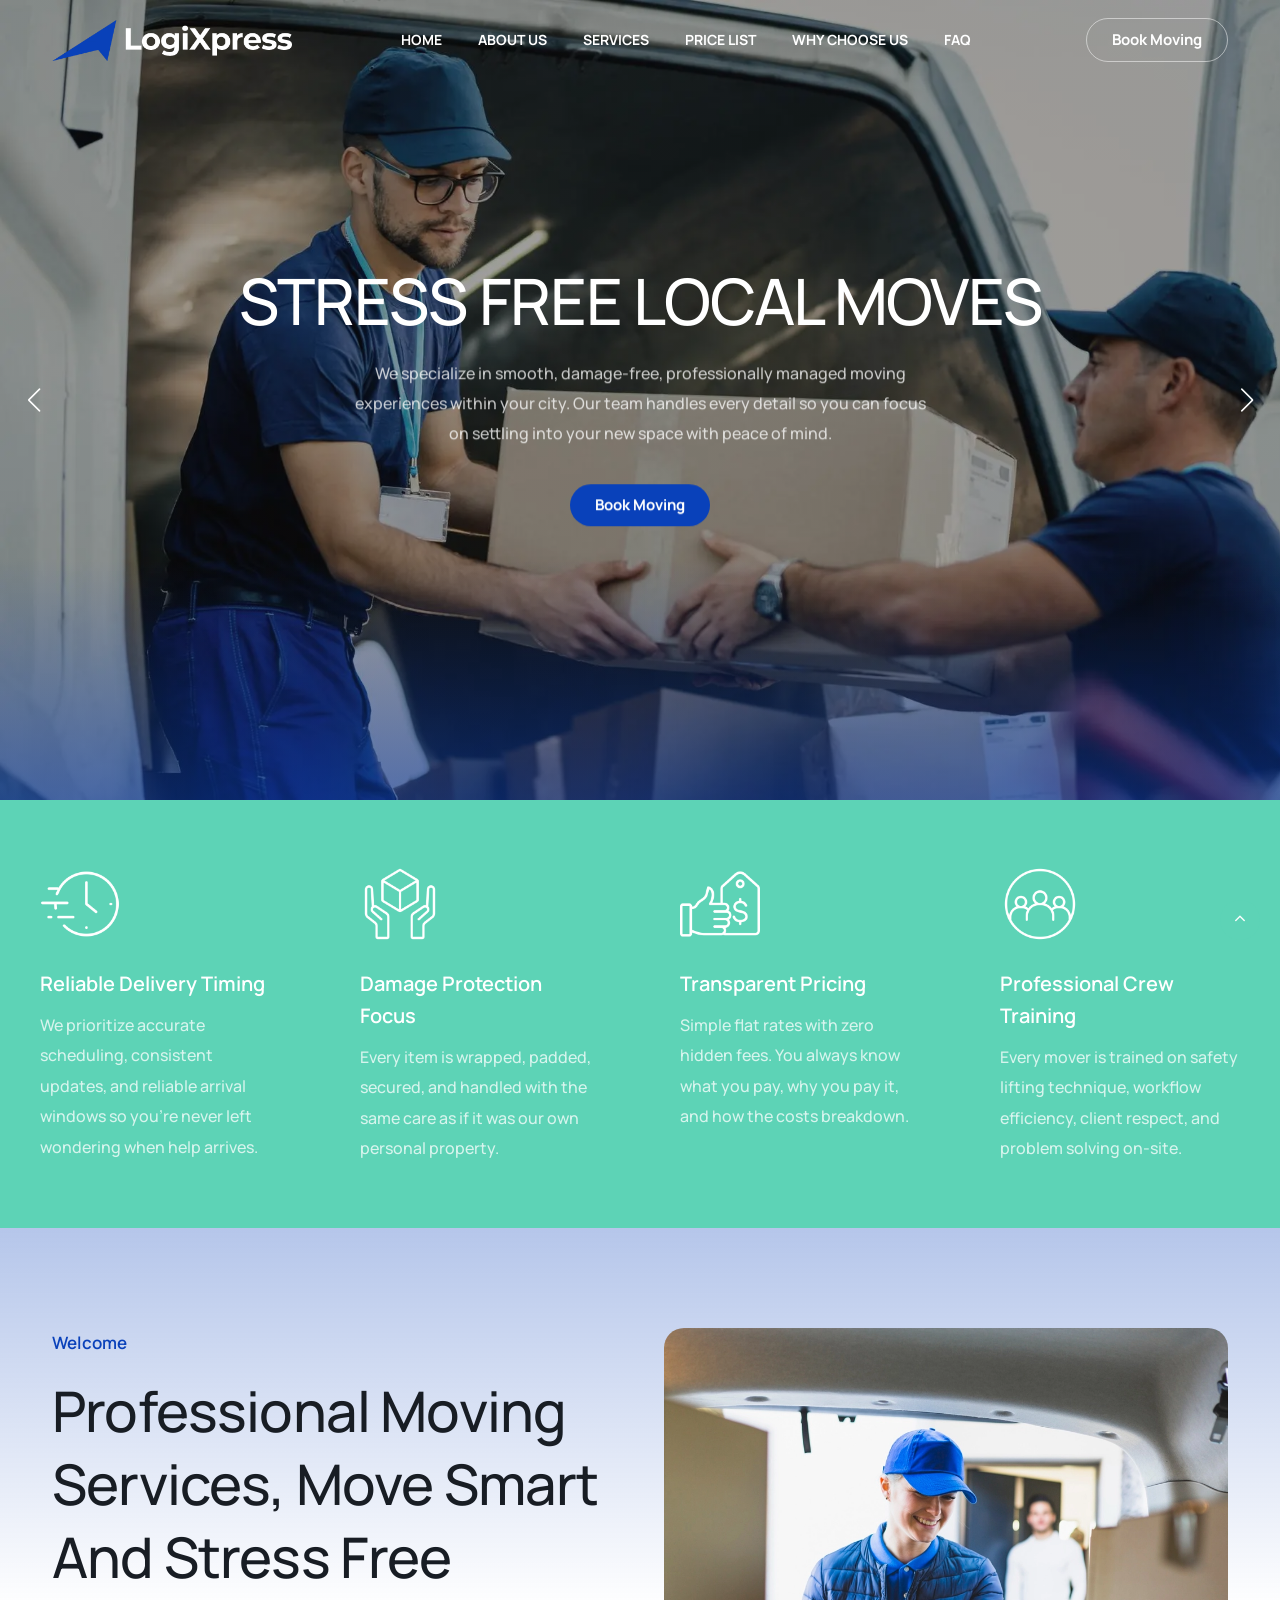
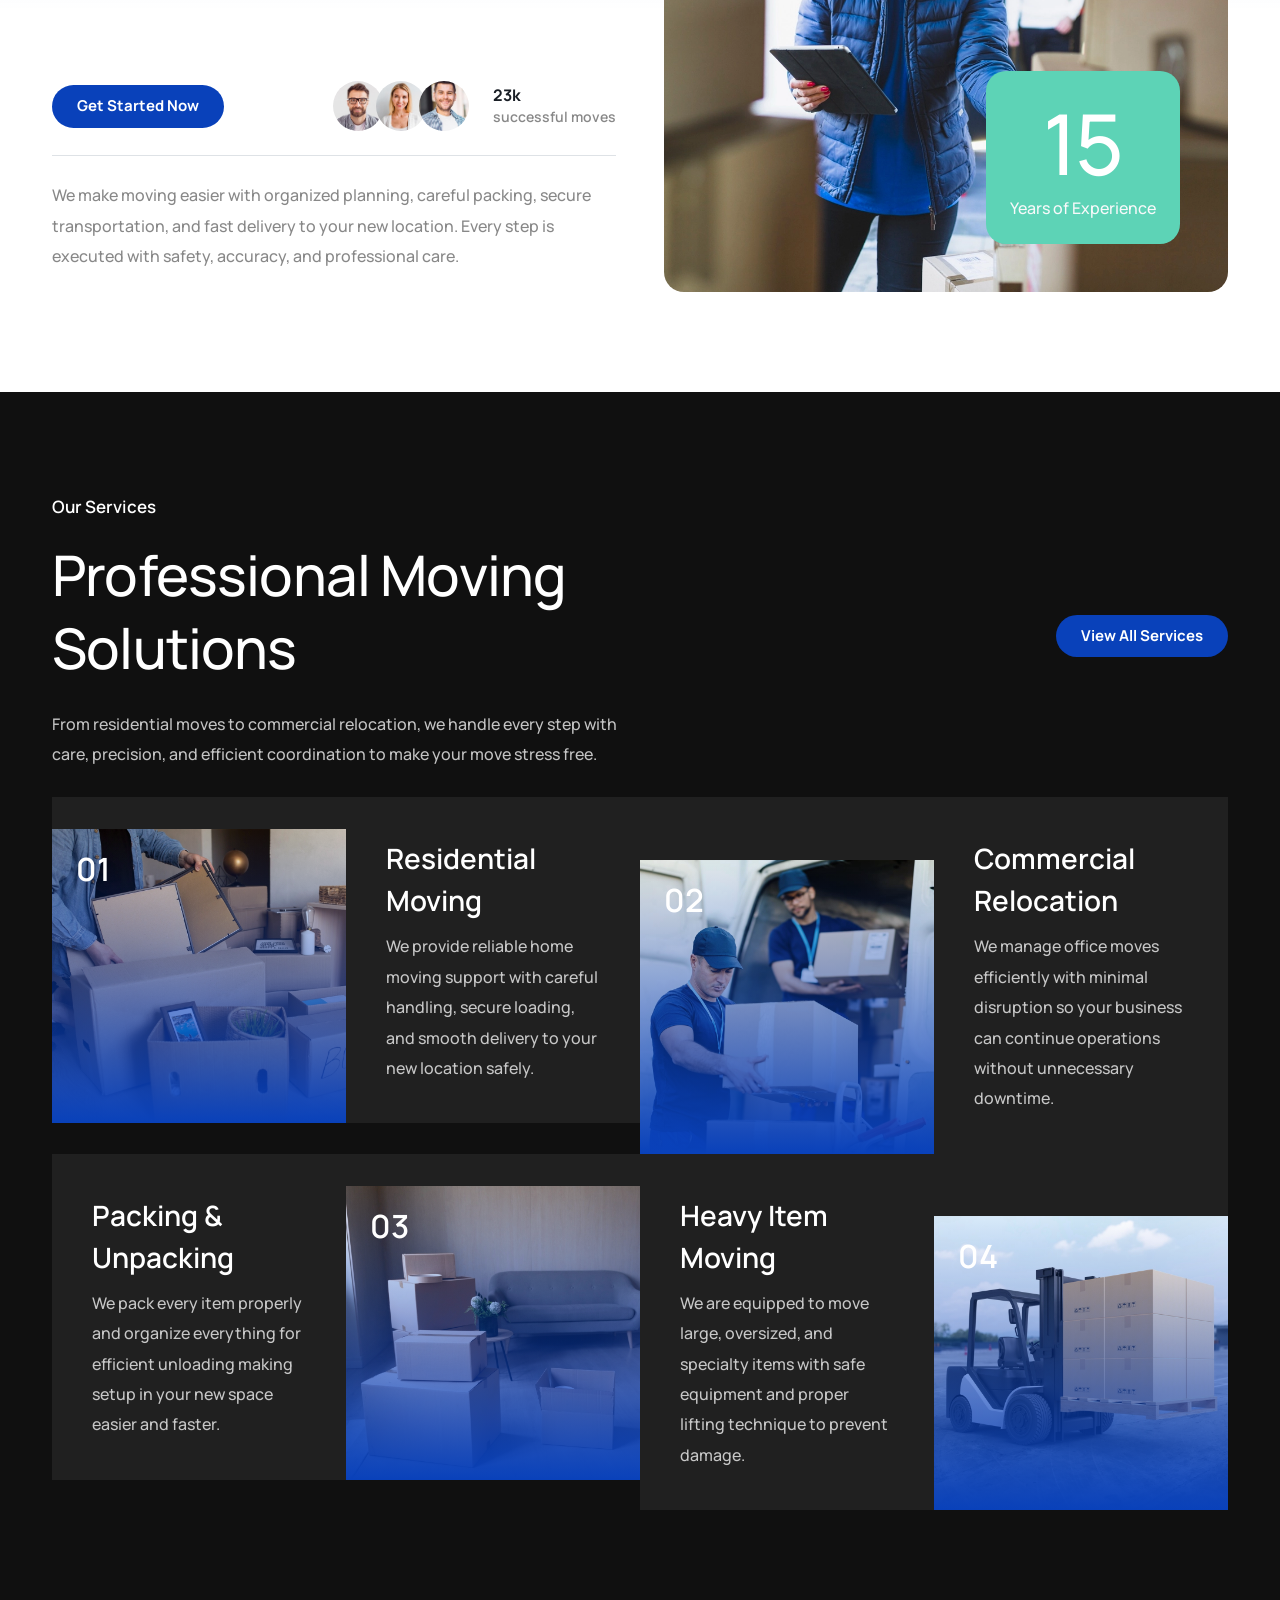
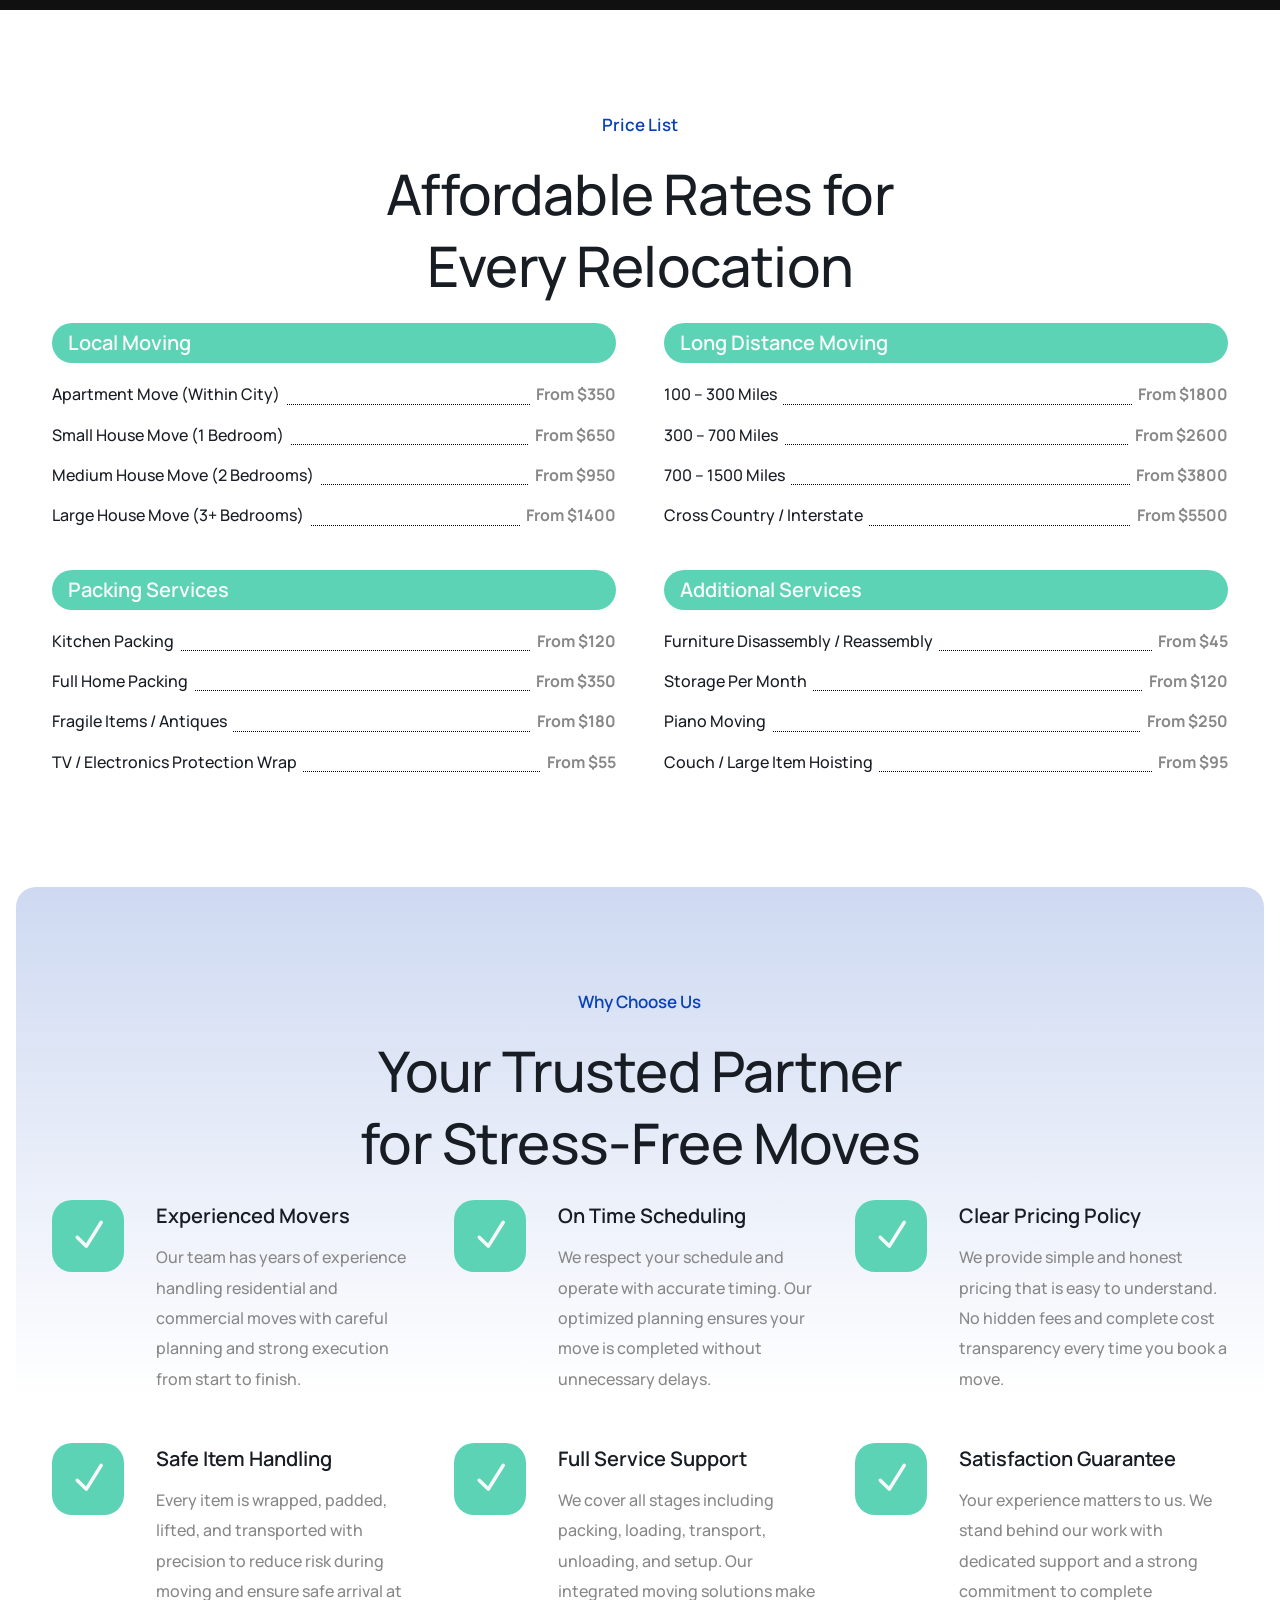
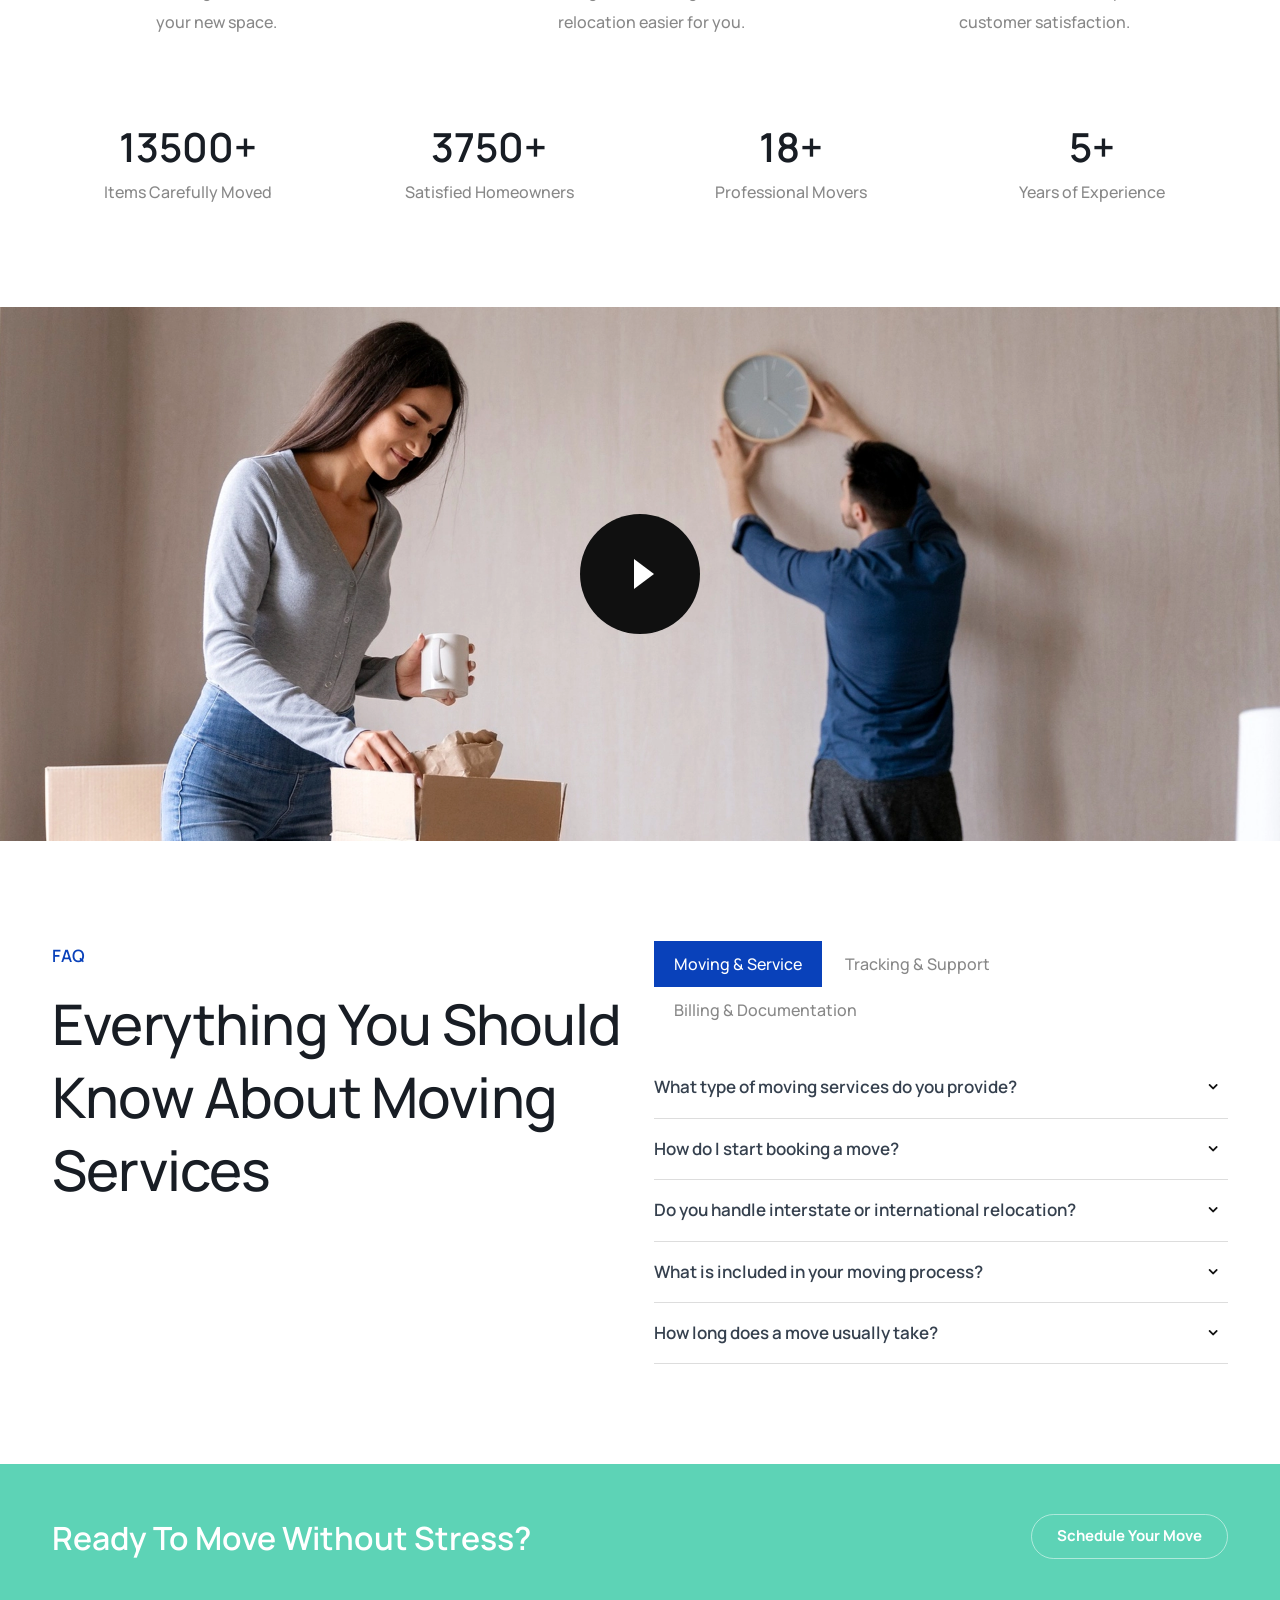
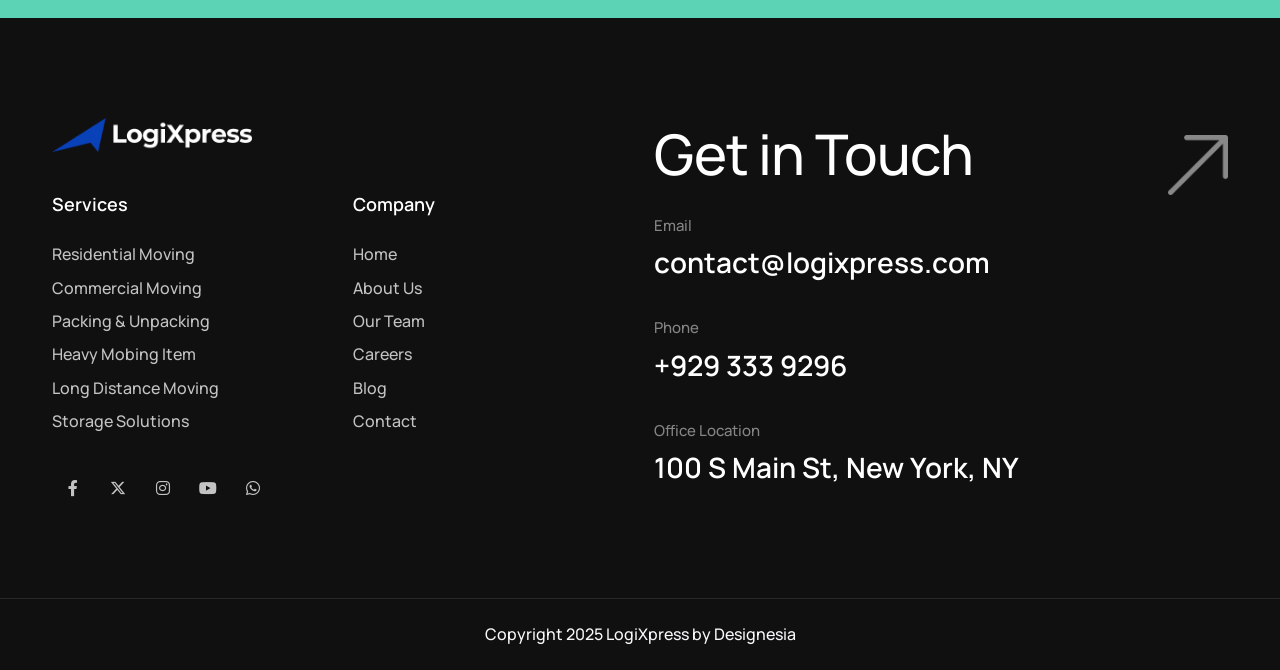
<file: index-moving-company-onepage.html>
<!DOCTYPE html>
<html lang="en">

<head>
    <title>LogiXpress - Transportation, Cargo & Logistics HTML Template</title>
    <link rel="icon" href="images/icon.webp" type="image/gif" sizes="16x16">
    <meta content="text/html;charset=utf-8" http-equiv="Content-Type">
    <meta content="width=device-width, initial-scale=1.0" name="viewport" >
    <meta content="LogiXpress - Transportation, Cargo & Logistics HTML Template" name="description" >
    <meta content="" name="keywords">
    <meta content="" name="author">
    <!-- CSS Files
    ================================================== -->
    <link href="css/bootstrap.min.css" rel="stylesheet" type="text/css" id="bootstrap">
    <link href="css/plugins.css" rel="stylesheet" type="text/css" >
    <link href="css/swiper.css" rel="stylesheet" type="text/css" >
    <link href="css/swiper-custom-1.css" rel="stylesheet" type="text/css" >
    <link href="css/style.css" rel="stylesheet" type="text/css" >
    <link href="css/coloring.css" rel="stylesheet" type="text/css" >
    <!-- color scheme -->
    <link id="colors" href="css/colors/scheme-04.css" rel="stylesheet" type="text/css" >

</head>

<body>
    <div id="wrapper">
        <a href="#" id="back-to-top"></a>
        
        <!-- page preloader begin -->
        <div id="de-loader"></div>
        <!-- page preloader close -->

        <!-- header begin -->
        <header class="transparent">
            <div class="container">
                <div class="row">
                    <div class="col-md-12">
                        <div class="de-flex sm-pt10">
                            <div class="de-flex-col">
                                <!-- logo begin -->
                                <div id="logo">
                                    <a href="index.html">
                                        <img class="logo-main" src="images/logo-blue.webp" alt="" >
                                        <img class="logo-scroll" src="images/logo-blue.webp" alt="" >
                                        <img class="logo-mobile" src="images/logo-blue.webp" alt="" >
                                    </a>
                                </div>
                                <!-- logo end -->
                            </div>
                            <div class="de-flex-col header-col-mid">
                                <!-- mainemenu begin -->
                                <ul id="mainmenu">
                                    <li><a class="menu-item" href="#">Home</a></li>
                                    <li><a class="menu-item" href="#section-about">About Us</a></li>
                                    <li><a class="menu-item" href="#section-services">Services</a></li>
                                    <li><a class="menu-item" href="#section-price">Price List</a></li>
                                    <li><a class="menu-item" href="#section-why-choose-us">Why Choose Us</a></li>
                                    <li><a class="menu-item" href="#section-faq">FAQ</a></li>
                                </ul>
                                <!-- mainmenu end -->
                            </div>
                            <div class="de-flex-col">
                                <div class="menu_side_area">
                                    <a href="booking.html" class="btn-main btn-line fx-slide"><span>Book Moving</span></a>
                                    <span id="menu-btn"></span>
                                </div>
                            </div>
                        </div>
                    </div>
                </div>
            </div>
        </header>
        <!-- header close -->
        <!-- content begin -->
        <div class="no-bottom no-top" id="content">

            <div id="top"></div>

            <section class="text-light no-top no-bottom relative sm-mt-90">
                <div class="mh-800">
                    <div class="swiper">
                      <!-- Additional required wrapper -->
                      <div class="swiper-wrapper">
                        
                        <!-- Slide 1 -->
                        <div class="swiper-slide">
                            <div class="swiper-inner" data-bgimage="url(images/slider/f1.webp)">
                                <div class="sw-caption">
                                    <div class="container">
                                        <div class="row gx-5 align-items-center justify-content-between">
                                            <div class="col-lg-12"> 
                                                <div class="sw-text-wrapper text-center">
                                                    <h1 class="animated text-uppercase anim-order-1">Stress Free Local Moves</h1>

                                                    <div class="animated anim-order-2">
                                                        <p class="col-md-6 offset-lg-3">We specialize in smooth, damage-free, professionally managed moving experiences within your city. Our team handles every detail so you can focus on settling into your new space with peace of mind.</p>

                                                        <div class="spacer-half"></div>

                                                        <a class="btn-main fx-slide animated fadeInUp anim-order-3" href="booking.html"><span>Book Moving</span></a>
                                                        
                                                    </div>
                                                </div>
                                            </div>
                                            
                                        </div>
                                    </div>
                                </div>

                                <div class="gradient-edge-bottom color op-5"></div>
                                <div class="sw-overlay op-5"></div>
                            </div>
                        </div>

                        <!-- Slide 2 -->
                        <div class="swiper-slide">
                            <div class="swiper-inner" data-bgimage="url(images/slider/f2.webp)">
                                <div class="sw-caption">
                                    <div class="container">
                                        <div class="row gx-5 align-items-center justify-content-between">
                                            <div class="col-lg-12"> 
                                                <div class="sw-text-wrapper text-center">
                                                    <h1 class="animated text-uppercase anim-order-1">Commercial Moving Experts</h1>

                                                    <div class="animated anim-order-2">
                                                        <p class="col-md-6 offset-lg-3">When your business needs to relocate, speed and organization matter. Our commercial moving strategies are built for seamless workflow continuity so you can keep operating without major disruption.</p>

                                                        <div class="spacer-half"></div>

                                                        <a class="btn-main fx-slide animated fadeInUp anim-order-3" href="booking.html"><span>Book Moving</span></a>
                                                        
                                                    </div>
                                                </div>
                                            </div>
                                            
                                        </div>
                                    </div>
                                </div>

                                <div class="gradient-edge-bottom color op-5"></div>
                                <div class="sw-overlay op-5"></div>
                            </div>
                        </div>

                      </div>

                      <!-- If we need navigation buttons -->
                      <div class="swiper-button-prev"></div>
                      <div class="swiper-button-next"></div>
                    </div>
                </div>
            </section>


            <section class="bg-color text-light py-3">
                <div class="container-fluid">

                    <div class="row g-0">
                        <div class="col-lg-3 col-md-6 wow fadeInUp" data-wow-delay=".0s">
                            <div class="p-40 py-5 h-100">
                                <div class="relative wow fadeInUp">
                                    <img src="images/icons-white/timing.png" class="w-80px mb-4" alt="">
                                    <h4>Reliable Delivery Timing</h4>
                                    <p class="mb-0">We prioritize accurate scheduling, consistent updates, and reliable arrival windows so you’re never left wondering when help arrives.</p>
                                </div>
                            </div>
                        </div>

                        <div class="col-lg-3 col-md-6 wow fadeInUp" data-wow-delay=".2s">
                            <div class="p-40 py-5 h-100">
                                <div class="relative wow fadeInUp">
                                    <img src="images/icons-white/handle-with-care.png" class="w-80px mb-4" alt="">
                                    <h4>Damage Protection Focus</h4>
                                    <p class="mb-0">Every item is wrapped, padded, secured, and handled with the same care as if it was our own personal property.</p>
                                </div>
                            </div>
                        </div>

                        <div class="col-lg-3 col-md-6 wow fadeInUp" data-wow-delay=".4s">
                            <div class="p-40 py-5 h-100">
                                <div class="relative wow fadeInUp">
                                    <img src="images/icons-white/best-price.png" class="w-80px mb-4" alt="">
                                    <h4>Transparent Pricing</h4>
                                    <p class="mb-0">Simple flat rates with zero hidden fees. You always know what you pay, why you pay it, and how the costs breakdown.</p>
                                </div>
                            </div>
                        </div>

                        <div class="col-lg-3 col-md-6 wow fadeInUp" data-wow-delay=".6s">
                            <div class="p-40 py-5 h-100">
                                <div class="relative wow fadeInUp">
                                    <img src="images/icons-white/group.png" class="w-80px mb-4" alt="">
                                    <h4>Professional Crew Training</h4>
                                    <p class="mb-0">Every mover is trained on safety lifting technique, workflow efficiency, client respect, and problem solving on-site.</p>
                                </div>
                            </div>
                        </div>
                    </div>
                </div>
            </section>

            <section id="section-about" class="relative">
                <div class="gradient-edge-top color h-50 op-3"></div>
                <div class="container relative z-1">
                    <div class="row g-4 gx-5">
                        <div class="col-lg-6">
                            <div class="h-100 relative">

                                <div class="subtitle id-color wow fadeInUp" data-wow-delay=".2s">Welcome</div>
                                <h2 class="split">Professional Moving Services, Move Smart And Stress Free</h2>

                                <div class="abs ol-lg-12 pos-sm-relative bottom-0">
                                    <div class="d-flex align-items-center justify-content-between border-bottom pb-4 mb-4 c wow fadeInUp" data-wow-delay=".9s">
                                        <a class="btn-main fx-slide me-5 wow fadeInUp" data-wow-delay=".6s" href="booking.html"><span>Get Started Now</span></a>
                                        <div class="d-flex align-items-center">
                                            <div class="me-4">
                                                <img src="images/testimonial/1.webp" class="w-50px circle ms-min-10" alt="">
                                                <img src="images/testimonial/2.webp" class="w-50px circle ms-min-10" alt="">
                                                <img src="images/testimonial/3.webp" class="w-50px circle ms-min-10" alt="">
                                            </div>

                                            <div class="fw-600 fs-14 lh-1-5"><span class="fs-16 fw-bold text-dark">23k</span><br>successful moves</div>
                                        </div>                                
                                    </div>
                                    <p class="wow fadeInUp" data-wow-delay=".9s">We make moving easier with organized planning, careful packing, secure transportation, and fast delivery to your new location. Every step is executed with safety, accuracy, and professional care.</p>

                                </div>
                            </div>
                        </div>

                        <div class="col-lg-6">
                            <div class="relative">
                                <div class="abs bottom-0 end-0 m-5 mb-4 z-2">
                                    <div class="p-4 mb-4 bg-color text-light rounded-1 text-center wow fadeInUp" data-wow-delay="1s">
                                        <h1 class="fs-84 mb-1">15</h1>
                                        <div class="fs-16 lh-1-5">Years of Experience</div>
                                    </div>
                                </div>
                                <img src="images/misc/s10.webp" class="w-100 rounded-1 wow fadeInUp" data-wow-delay=".7s" alt="">
                            </div>
                        </div>
                    </div>
                </div>

            </section>


            <section id="section-services" class="bg-dark text-light">
                <div class="container">
                    <div class="row g-4 align-items-center justify-content-between mb-2">
                        <div class="col-md-6">
                            <div class="h-100 relative">
                                <div class="subtitle wow fadeInUp" data-wow-delay=".2s">Our Services</div>
                                <h2 class="mb-4 split">Professional Moving Solutions</h2>
                                <p class="wow fadeInUp" data-wow-delay=".6s">From residential moves to commercial relocation, we handle every step with care, precision, and efficient coordination to make your move stress free.</p>
                            </div>
                        </div>
                        <div class="col-lg-4 text-lg-end">
                            <a class="btn-main fx-slide wow fadeInRight" data-wow-delay=".4s" href="#"><span>View All Services</span></a>
                        </div>                                            
                    </div>
                    <div class="row g-0">
                        <div class="col-lg-6 wow fadeInLeft" data-wow-delay=".6s">
                            <a href="service-single.html" class="hover overflow-hidden bg-dark-2 d-block">
                                <div class="row g-0 align-items-end">
                                    <div class="col-md-6">
                                        <div class="relative overflow-hidden">
                                            <h3 class="abs text-white fs-32 lh-1 p-4 top-0 start-0 z-3">01</h3>
                                            <div class="gradient-edge-bottom color z-2 h-100"></div>
                                            <img src="images/misc/s11.webp" class="w-100 hover-scale-1-2" alt="">
                                        </div>
                                    </div>
                                    <div class="col-md-6">
                                        <div class="p-40">
                                            <h3>Residential Moving</h3>
                                            <p class="mb-0">We provide reliable home moving support with careful handling, secure loading, and smooth delivery to your new location safely.</p>
                                        </div>
                                    </div>
                                </div>
                            </a>
                        </div>
                        <div class="col-lg-6 wow fadeInRight" data-wow-delay=".6s">
                            <a href="service-single.html" class="hover overflow-hidden bg-dark-2 d-block">
                                <div class="row g-0 align-items-end">
                                    <div class="col-md-6">
                                        <div class="relative overflow-hidden">
                                            <h3 class="abs text-white fs-32 lh-1 p-4 top-0 start-0 z-3">02</h3>
                                            <div class="gradient-edge-bottom color z-2 h-100"></div>
                                            <img src="images/misc/s12.webp" class="w-100 hover-scale-1-2" alt="">
                                        </div>
                                    </div>
                                    <div class="col-md-6">
                                        <div class="p-40">
                                            <h3>Commercial Relocation</h3>
                                            <p class="mb-0">We manage office moves efficiently with minimal disruption so your business can continue operations without unnecessary downtime.</p>
                                        </div>
                                    </div>
                                </div>
                            </a>
                        </div>
                        <div class="col-lg-6 wow fadeInLeft" data-wow-delay=".8s">
                            <a href="service-single.html" class="hover overflow-hidden bg-dark-2 d-block">
                                <div class="row g-0 align-items-end">
                                    <div class="col-sm-6">
                                        <div class="p-40">
                                            <h3>Packing & Unpacking</h3>
                                            <p class="mb-0">We pack every item properly and organize everything for efficient unloading making setup in your new space easier and faster.</p>
                                        </div>
                                    </div>
                                    <div class="col-sm-6">
                                        <div class="relative overflow-hidden">
                                            <h3 class="abs text-white fs-32 lh-1 p-4 top-0 start-0 z-3">03</h3>
                                            <div class="gradient-edge-bottom color z-2 h-100"></div>
                                            <img src="images/misc/s13.webp" class="w-100 hover-scale-1-2" alt="">
                                        </div>
                                    </div>
                                </div>
                            </a>
                        </div>
                        <div class="col-lg-6 wow fadeInRight" data-wow-delay=".8s">
                            <a href="service-single.html" class="hover overflow-hidden bg-dark-2 d-block">
                                <div class="row g-0 align-items-end">
                                    <div class="col-sm-6">
                                        <div class="p-40">
                                            <h3>Heavy Item Moving</h3>
                                            <p class="mb-0">We are equipped to move large, oversized, and specialty items with safe equipment and proper lifting technique to prevent damage.</p>
                                        </div>
                                    </div>
                                    <div class="col-sm-6">
                                        <div class="relative overflow-hidden">
                                            <h3 class="abs text-white fs-32 lh-1 p-4 top-0 start-0 z-3">04</h3>
                                            <div class="gradient-edge-bottom color z-2 h-100"></div>
                                            <img src="images/misc/s14.webp" class="w-100 hover-scale-1-2" alt="">
                                        </div>
                                    </div>
                                </div>
                            </a>
                        </div>
                    </div>
                </div>
            </section>      
            
            <section id="section-price">
                <div class="container">
                    <div class="row g-4 justify-content-center">
                        <div class="col-lg-6 text-center">
                            <div class="subtitle wow fadeInUp">Price List</div>
                            <h2 class="split" data-wow-delay=".2s">Affordable Rates for Every Relocation</h2>
                        </div>
                    </div>

                    <div class="row g-4 gx-5">
                        <div class="col-lg-6 col-md-6 wow fadeInUp" data-wow-delay=".4s">
                            <h4 class="mb-3 bg-color text-light p-1 px-3 rounded-20px">Local Moving</h4>
                            <ul class="d-list-menu">
                              <li class="dlm">
                                <div class="dlm-table">
                                  <div class="dlm-description"><h3 class="dlm-name">Apartment Move (Within City)</h3></div>
                                  <div class="dlm-price"><span class="dlm-value">From $350</span></div>
                                </div>
                              </li>
                              <li class="dlm">
                                <div class="dlm-table">
                                  <div class="dlm-description"><h3 class="dlm-name">Small House Move (1 Bedroom)</h3></div>
                                  <div class="dlm-price"><span class="dlm-value">From $650</span></div>
                                </div>
                              </li>
                              <li class="dlm">
                                <div class="dlm-table">
                                  <div class="dlm-description"><h3 class="dlm-name">Medium House Move (2 Bedrooms)</h3></div>
                                  <div class="dlm-price"><span class="dlm-value">From $950</span></div>
                                </div>
                              </li>
                              <li class="dlm">
                                <div class="dlm-table">
                                  <div class="dlm-description"><h3 class="dlm-name">Large House Move (3+ Bedrooms)</h3></div>
                                  <div class="dlm-price"><span class="dlm-value">From $1400</span></div>
                                </div>
                              </li>
                            </ul>
                        </div>

                        <div class="col-lg-6 col-md-6 wow fadeInUp" data-wow-delay=".6s">
                            <h4 class="mb-3 bg-color text-light p-1 px-3 rounded-20px">Long Distance Moving</h4>
                            <ul class="d-list-menu">
                              <li class="dlm">
                                <div class="dlm-table">
                                  <div class="dlm-description"><h3 class="dlm-name">100 – 300 Miles</h3></div>
                                  <div class="dlm-price"><span class="dlm-value">From $1800</span></div>
                                </div>
                              </li>
                              <li class="dlm">
                                <div class="dlm-table">
                                  <div class="dlm-description"><h3 class="dlm-name">300 – 700 Miles</h3></div>
                                  <div class="dlm-price"><span class="dlm-value">From $2600</span></div>
                                </div>
                              </li>
                              <li class="dlm">
                                <div class="dlm-table">
                                  <div class="dlm-description"><h3 class="dlm-name">700 – 1500 Miles</h3></div>
                                  <div class="dlm-price"><span class="dlm-value">From $3800</span></div>
                                </div>
                              </li>
                              <li class="dlm">
                                <div class="dlm-table">
                                  <div class="dlm-description"><h3 class="dlm-name">Cross Country / Interstate</h3></div>
                                  <div class="dlm-price"><span class="dlm-value">From $5500</span></div>
                                </div>
                              </li>
                            </ul>
                        </div>

                        <div class="col-lg-6 col-md-6 wow fadeInUp" data-wow-delay=".8s">
                            <h4 class="mb-3 bg-color text-light p-1 px-3 rounded-20px">Packing Services</h4>
                            <ul class="d-list-menu">
                              <li class="dlm">
                                <div class="dlm-table">
                                  <div class="dlm-description"><h3 class="dlm-name">Kitchen Packing</h3></div>
                                  <div class="dlm-price"><span class="dlm-value">From $120</span></div>
                                </div>
                              </li>
                              <li class="dlm">
                                <div class="dlm-table">
                                  <div class="dlm-description"><h3 class="dlm-name">Full Home Packing</h3></div>
                                  <div class="dlm-price"><span class="dlm-value">From $350</span></div>
                                </div>
                              </li>
                              <li class="dlm">
                                <div class="dlm-table">
                                  <div class="dlm-description"><h3 class="dlm-name">Fragile Items / Antiques</h3></div>
                                  <div class="dlm-price"><span class="dlm-value">From $180</span></div>
                                </div>
                              </li>
                              <li class="dlm">
                                <div class="dlm-table">
                                  <div class="dlm-description"><h3 class="dlm-name">TV / Electronics Protection Wrap</h3></div>
                                  <div class="dlm-price"><span class="dlm-value">From $55</span></div>
                                </div>
                              </li>
                            </ul>
                        </div>

                        <div class="col-lg-6 col-md-6 wow fadeInUp" data-wow-delay="1s">
                            <h4 class="mb-3 bg-color text-light p-1 px-3 rounded-20px">Additional Services</h4>
                            <ul class="d-list-menu">
                              <li class="dlm">
                                <div class="dlm-table">
                                  <div class="dlm-description"><h3 class="dlm-name">Furniture Disassembly / Reassembly</h3></div>
                                  <div class="dlm-price"><span class="dlm-value">From $45</span></div>
                                </div>
                              </li>
                              <li class="dlm">
                                <div class="dlm-table">
                                  <div class="dlm-description"><h3 class="dlm-name">Storage Per Month</h3></div>
                                  <div class="dlm-price"><span class="dlm-value">From $120</span></div>
                                </div>
                              </li>
                              <li class="dlm">
                                <div class="dlm-table">
                                  <div class="dlm-description"><h3 class="dlm-name">Piano Moving</h3></div>
                                  <div class="dlm-price"><span class="dlm-value">From $250</span></div>
                                </div>
                              </li>
                              <li class="dlm">
                                <div class="dlm-table">
                                  <div class="dlm-description"><h3 class="dlm-name">Couch / Large Item Hoisting</h3></div>
                                  <div class="dlm-price"><span class="dlm-value">From $95</span></div>
                                </div>
                              </li>
                            </ul>
                        </div>

                    </div>
                </div>
            </section>


            <section id="section-why-choose-us" class="relative mx-3 rounded-1 overflow-hidden">
                <div class="gradient-edge-top color h-50 op-2"></div>
                <div class="container relative z-2">
                    <div class="row g-4 justify-content-center">
                        <div class="col-lg-6 text-center">
                            <div class="subtitle wow fadeInUp">Why Choose Us</div>
                            <h2 class="split" data-wow-delay=".2s">Your Trusted Partner for Stress-Free Moves</h2>
                        </div>
                    </div>
                    <div class="row g-4">
                        <div class="col-lg-4 col-md-6 wow fadeInUp" data-wow-delay=".4s">
                            <div class="relative">
                                <i class="abs fs-40 p-3 bg-color icon_check rounded-1 text-light"></i>
                                <div class="ps-80 ms-4">
                                    <h4>Experienced Movers</h4>
                                    <p>Our team has years of experience handling residential and commercial moves with careful planning and strong execution from start to finish.</p>
                                </div>
                            </div>
                        </div>
                        
                        <div class="col-lg-4 col-md-6 wow fadeInUp" data-wow-delay=".6s">
                            <div class="relative">
                                <i class="abs fs-40 p-3 bg-color icon_check rounded-1 text-light"></i>
                                <div class="ps-80 ms-4">
                                    <h4>On Time Scheduling</h4>
                                    <p>We respect your schedule and operate with accurate timing. Our optimized planning ensures your move is completed without unnecessary delays.</p>
                                </div>
                            </div>
                        </div>
                        
                        <div class="col-lg-4 col-md-6 wow fadeInUp" data-wow-delay=".8s">
                            <div class="relative">
                                <i class="abs fs-40 p-3 bg-color icon_check rounded-1 text-light"></i>
                                <div class="ps-80 ms-4">
                                    <h4>Clear Pricing Policy</h4>
                                    <p>We provide simple and honest pricing that is easy to understand. No hidden fees and complete cost transparency every time you book a move.</p>
                                </div>
                            </div>
                        </div>
                        
                        <div class="col-lg-4 col-md-6 wow fadeInUp" data-wow-delay="1s">
                            <div class="relative">
                                <i class="abs fs-40 p-3 bg-color icon_check rounded-1 text-light"></i>
                                <div class="ps-80 ms-4">
                                    <h4>Safe Item Handling</h4>
                                    <p>Every item is wrapped, padded, lifted, and transported with precision to reduce risk during moving and ensure safe arrival at your new space.</p>
                                </div>
                            </div>
                        </div>
                        
                        <div class="col-lg-4 col-md-6 wow fadeInUp" data-wow-delay="1.2s">
                            <div class="relative">
                                <i class="abs fs-40 p-3 bg-color icon_check rounded-1 text-light"></i>
                                <div class="ps-80 ms-4">
                                    <h4>Full Service Support</h4>
                                    <p>We cover all stages including packing, loading, transport, unloading, and setup. Our integrated moving solutions make relocation easier for you.</p>
                                </div>
                            </div>
                        </div>
                        
                        <div class="col-lg-4 col-md-6 wow fadeInUp" data-wow-delay="1.4s">
                            <div class="relative">
                                <i class="abs fs-40 p-3 bg-color icon_check rounded-1 text-light"></i>
                                <div class="ps-80 ms-4">
                                    <h4>Satisfaction Guarantee</h4>
                                    <p>Your experience matters to us. We stand behind our work with dedicated support and a strong commitment to complete customer satisfaction.</p>
                                </div>
                            </div>
                        </div>
                    </div>

                    <div class="spacer-double"></div>

                    <div class="row g-4">
                        <div class="col-md-3 col-sm-6 text-center">
                            <div class="de_count wow fadeInRight" data-wow-delay=".0s">
                                <h3 class="fs-40 mb-0"><span class="timer" data-to="45000" data-speed="3000">0</span>+</h3>
                                Items Carefully Moved
                            </div>
                        </div>
                        <div class="col-md-3 col-sm-6 text-center">
                            <div class="de_count wow fadeInRight" data-wow-delay=".2s">
                                <h3 class="fs-40 mb-0"><span class="timer" data-to="12500" data-speed="3000">0</span>+</h3>
                                Satisfied Homeowners
                            </div>
                        </div>
                        <div class="col-md-3 col-sm-6 text-center">
                            <div class="de_count wow fadeInRight" data-wow-delay=".4s">
                                <h3 class="fs-40 mb-0"><span class="timer" data-to="60" data-speed="3000">0</span>+</h3>
                                Professional Movers
                            </div>
                        </div>
                        <div class="col-md-3 col-sm-6 text-center">
                            <div class="de_count wow fadeInRight" data-wow-delay=".6s">
                                <h3 class="fs-40 mb-0"><span class="timer" data-to="15" data-speed="3000">0</span>+</h3>
                                Years of Experience
                            </div>
                        </div>
                    </div>

                </div>
            </section>

            
            <section aria-label="section" class="p-0">
                <div class="container-fluid">
                    <div class="row">
                        <div class="col-lg-12">
                            <a class="d-block hover popup-youtube" href="https://www.youtube.com/watch?v=FikkQTfbaOs">
                                <div class="relative overflow-hidden">
                                    <div class="absolute start-0 w-100 abs-middle fs-36 text-white text-center z-2">
                                        <div class="player bg-dark border-0 circle wow fadeInUp"><span></span></div>
                                    </div> 
                                    <div class="absolute w-100 h-100 top-0 bg-dark hover-op-05"></div>
                                    <img src="images/background/8.webp" class="w-100 hover-scale-1-1" alt="">
                                </div>
                            </a>
                        </div>
                    </div>
                </div>
            </section>

            <section id="section-faq" class="relative">
                <div class="container relative z-2">
                    <div class="row g-4">
                        <div class="col-lg-6">
                            <div class="subtitle id-color">FAQ</div>
                            <h2 class="split">
                                Everything You Should Know About Moving Services
                            </h2>
                        </div>

                        <div class="col-lg-6">
                            <div class="de-tab">
                                <ul class="d-tab-nav mb-4">
                                    <li class="active-tab">Moving & Service</li>
                                    <li>Tracking & Support</li>
                                    <li>Billing & Documentation</li>
                                </ul>
                                <ul class="d-tab-content">
                                    <li>
                                        <div class="accordion">
                                            <div class="accordion-section">
                                                <div class="accordion-section-title" data-tab="#accordion-a1">
                                                    What type of moving services do you provide?
                                                </div>
                                                <div class="accordion-section-content" id="accordion-a1">
                                                    We offer local and long-distance moving, residential and commercial relocation, packing & unpacking, loading & unloading, and secure storage options.
                                                </div>

                                                <div class="accordion-section-title" data-tab="#accordion-a2">
                                                    How do I start booking a move?
                                                </div>
                                                <div class="accordion-section-content" id="accordion-a2">
                                                    Simply request a quote online or contact our team. We will guide you through inventory assessment, scheduling, pricing options, and recommended service packages.
                                                </div>

                                                <div class="accordion-section-title" data-tab="#accordion-a3">
                                                    Do you handle interstate or international relocation?
                                                </div>
                                                <div class="accordion-section-content" id="accordion-a3">
                                                    Yes, we handle both domestic long-distance and international relocation with documentation assistance and end-to-end moving coordination.
                                                </div>

                                                <div class="accordion-section-title" data-tab="#accordion-a4">
                                                    What is included in your moving process?
                                                </div>
                                                <div class="accordion-section-content" id="accordion-a4">
                                                    Our moving process includes professional packing, safe loading, transportation, unloading, placement of items at destination, and optional unpacking service.
                                                </div>

                                                <div class="accordion-section-title" data-tab="#accordion-a5">
                                                    How long does a move usually take?
                                                </div>
                                                <div class="accordion-section-content" id="accordion-a5">
                                                    Duration depends on distance and volume. Local moves generally take the same day, while long-distance moves typically range from 2–14 days depending on route.
                                                </div>
                                            </div>
                                        </div>
                                    </li>
                                    <li>
                                        <div class="accordion">
                                            <div class="accordion-section">
                                                <div class="accordion-section-title" data-tab="#accordion-b1">
                                                    How can I track the progress of my move?
                                                </div>
                                                <div class="accordion-section-content" id="accordion-b1">
                                                    You can track your moving status through our live system using booking number, or contact support for real-time status updates.
                                                </div>

                                                <div class="accordion-section-title" data-tab="#accordion-b2">
                                                    Do you notify when movers are on the way?
                                                </div>
                                                <div class="accordion-section-content" id="accordion-b2">
                                                    Yes, we provide live ETA updates and driver notification before arrival to ensure proper preparation at pickup and drop-off locations.
                                                </div>

                                                <div class="accordion-section-title" data-tab="#accordion-b3">
                                                    What happens if the move gets delayed?
                                                </div>
                                                <div class="accordion-section-content" id="accordion-b3">
                                                    If delays occur due to weather or road conditions, our team will notify you immediately and reschedule the nearest available timeline.
                                                </div>

                                                <div class="accordion-section-title" data-tab="#accordion-b4">
                                                    Can I change the moving date after booking?
                                                </div>
                                                <div class="accordion-section-content" id="accordion-b4">
                                                    Yes, you can request schedule changes prior to dispatch. After dispatch, adjustments may incur additional charges depending on route and availability.
                                                </div>

                                                <div class="accordion-section-title" data-tab="#accordion-b5">
                                                    Do you offer support during the move?
                                                </div>
                                                <div class="accordion-section-content" id="accordion-b5">
                                                    Yes, our support team is available to assist with timeline questions, coordination, and any urgent requests throughout the entire moving process.
                                                </div>
                                            </div>
                                        </div>
                                    </li>
                                    <li>
                                        <div class="accordion">
                                            <div class="accordion-section">
                                                <div class="accordion-section-title" data-tab="#accordion-c1">
                                                    What payment methods do you accept?
                                                </div>
                                                <div class="accordion-section-content" id="accordion-c1">
                                                    We accept bank transfer, credit/debit cards, PayPal, and company billing accounts for business clients.
                                                </div>

                                                <div class="accordion-section-title" data-tab="#accordion-c2">
                                                    Do you provide cost estimation and invoice?
                                                </div>
                                                <div class="accordion-section-content" id="accordion-c2">
                                                    Yes, every moving service includes a detailed breakdown covering packing, transportation, labor, insurance, and extra services if selected.
                                                </div>

                                                <div class="accordion-section-title" data-tab="#accordion-c3">
                                                    How does insurance coverage work?
                                                </div>
                                                <div class="accordion-section-content" id="accordion-c3">
                                                    Insurance coverage can be added based on total declared value of items. We will help you choose the best coverage type for your belongings.
                                                </div>

                                                <div class="accordion-section-title" data-tab="#accordion-c4">
                                                    Can I request itemized cost details?
                                                </div>
                                                <div class="accordion-section-content" id="accordion-c4">
                                                    Absolutely. We provide a full transparent breakdown of charges including packing materials, transportation fees, and handling labor.
                                                </div>

                                                <div class="accordion-section-title" data-tab="#accordion-c5">
                                                    Do you offer monthly billing for business accounts?
                                                </div>
                                                <div class="accordion-section-content" id="accordion-c5">
                                                    Yes, qualified business clients can apply for flexible billing terms and monthly account invoicing.
                                                </div>
                                            </div>
                                        </div>
                                    </li>  
                                </ul>
                            </div>
                        </div>
                    </div>
                </div>
            </section>


            <section class="bg-color text-light pt-50 pb-50">
                <div class="container">
                    <div class="row g-4">
                        <div class="col-md-9">
                            <h3 class="mb-0 fs-32 split">Ready To Move Without Stress?</h3>
                        </div>
                        <div class="col-lg-3 text-lg-end">
                            <a class="btn-main fx-slide btn-line wow fadeInRight" data-wow-delay=".2s" href="booking.html"><span>Schedule Your Move</span></a>
                        </div>
                    </div>
                </div>
            </section>

        </div>
        <!-- content close -->
        
        <!-- footer begin -->
        <footer class="text-light section-dark">
            <div class="container">
                <div class="row g-4 justify-content-between">
                    <div class="col-md-6">
                        <img src="images/logo-blue.webp" class="w-200px mb-2" alt="">
                        <div class="spacer-single"></div>
                        <div class="row g-4">
                            <div class="col-md-6">
                                <div class="widget">
                                    <h5>Services</h5>
                                    <ul>                                                                    
                                        <li><a href="service-single.html">Residential Moving</a></li>
                                        <li><a href="service-single.html">Commercial Moving</a></li>
                                        <li><a href="service-single.html">Packing & Unpacking</a></li>            
                                        <li><a href="service-single.html">Heavy Mobing Item</a></li>
                                        <li><a href="service-single.html">Long Distance Moving</a></li>
                                        <li><a href="service-single.html">Storage Solutions</a></li>
                                    </ul>
                                </div>

                            </div>

                            <div class="col-md-6">
                                <div class="widget">
                                    <h5>Company</h5>
                                    <ul>                                        
                                        <li><a href="index.html">Home</a></li>
                                        <li><a href="about.html">About Us</a></li>
                                        <li><a href="team.html">Our Team</a></li>
                                        <li><a href="careers.html">Careers</a></li>
                                        <li><a href="blog.html">Blog</a></li>
                                        <li><a href="contact.html">Contact</a></li>
                                    </ul>
                                </div>
                            </div>
                        </div>


                        <div class="social-icons mb-sm-30 text-center">
                            <a href="#"><i class="fa-brands fa-facebook-f"></i></a>
                            <a href="#"><i class="fa-brands fa-x-twitter"></i></a>
                            <a href="#"><i class="fa-brands fa-instagram"></i></a>
                            <a href="#"><i class="fa-brands fa-youtube"></i></a>
                            <a href="#"><i class="fa-brands fa-whatsapp"></i></a>
                        </div>
                    </div>

                    <div class="col-md-6">
                        <div class="d-flex align-items-center justify-content-between">
                            <h2>Get in Touch</h2>
                            <img src="images/ui/up-right-arrow.webp" class="w-60px op-5" alt="">
                        </div>

                        <div class="widget">
                            <div class="op-5 fs-15">Email</div>
                            <h3>contact@logixpress.com</h3>

                            <div class="spacer-20"></div>      

                            <div class="op-5 fs-15">Phone</div>
                            <h3>+929 333 9296</h3>

                            <div class="spacer-20"></div>

                            <div class="op-5 fs-15">Office Location</div>
                            <h3>100 S Main St, New York, NY</h3>

                            <div class="spacer-20"></div>
                      
                        </div>
                    </div>
                </div>
            </div>
            <div class="subfooter">
                <div class="container">
                    <div class="row">
                        <div class="col-md-12 text-center">
                            Copyright 2025 LogiXpress by Designesia
                        </div>
                    </div>
                </div>
            </div>
        </footer>
        <!-- footer close -->
    </div>

    <!-- Javascript Files
    ================================================== -->
    <script src="js/plugins.js"></script>
    <script src="js/designesia.js"></script>
    <script src="js/swiper.js"></script>
    <script src="js/custom-swiper-1.js"></script>

</body>

</html>
</file>
<file: css/plugins.css>
@charset "UTF-8";
/*!
 * animate.css -http://daneden.me/animate
 * Version - 3.5.1
 * Licensed under the MIT license - http://opensource.org/licenses/MIT
 *
 * Copyright (c) 2016 Daniel Eden
 */
 .animated{-webkit-animation-duration:.8s;animation-duration:.8s;-webkit-animation-fill-mode:both;animation-fill-mode:both}.animated.infinite{-webkit-animation-iteration-count:infinite;animation-iteration-count:infinite}.animated.hinge{-webkit-animation-duration:2s;animation-duration:2s}.animated.flipOutX,.animated.flipOutY,.animated.bounceIn,.animated.bounceOut{-webkit-animation-duration:.75s;animation-duration:.75s}@-webkit-keyframes bounce{from,20%,53%,80%,to{-webkit-animation-timing-function:cubic-bezier(0.6, 0.03, 0.28, 0.98);animation-timing-function:cubic-bezier(0.6, 0.03, 0.28, 0.98);-webkit-transform:translate3d(0,0,0);transform:translate3d(0,0,0)}40%,43%{-webkit-animation-timing-function:cubic-bezier(.755,.05,.855,.06);animation-timing-function:cubic-bezier(.755,.05,.855,.06);-webkit-transform:translate3d(0,-30px,0);transform:translate3d(0,-30px,0)}70%{-webkit-animation-timing-function:cubic-bezier(.755,.05,.855,.06);animation-timing-function:cubic-bezier(.755,.05,.855,.06);-webkit-transform:translate3d(0,-15px,0);transform:translate3d(0,-15px,0)}90%{-webkit-transform:translate3d(0,-4px,0);transform:translate3d(0,-4px,0)}}@keyframes bounce{from,20%,53%,80%,to{-webkit-animation-timing-function:cubic-bezier(0.6, 0.03, 0.28, 0.98);animation-timing-function:cubic-bezier(0.6, 0.03, 0.28, 0.98);-webkit-transform:translate3d(0,0,0);transform:translate3d(0,0,0)}40%,43%{-webkit-animation-timing-function:cubic-bezier(.755,.05,.855,.06);animation-timing-function:cubic-bezier(.755,.05,.855,.06);-webkit-transform:translate3d(0,-30px,0);transform:translate3d(0,-30px,0)}70%{-webkit-animation-timing-function:cubic-bezier(.755,.05,.855,.06);animation-timing-function:cubic-bezier(.755,.05,.855,.06);-webkit-transform:translate3d(0,-15px,0);transform:translate3d(0,-15px,0)}90%{-webkit-transform:translate3d(0,-4px,0);transform:translate3d(0,-4px,0)}}.bounce{-webkit-animation-name:bounce;animation-name:bounce;-webkit-transform-origin:center bottom;transform-origin:center bottom}@-webkit-keyframes flash{from,50%,to{opacity:1}25%,75%{opacity:0}}@keyframes flash{from,50%,to{opacity:1}25%,75%{opacity:0}}.flash{-webkit-animation-name:flash;animation-name:flash}@-webkit-keyframes pulse{from{-webkit-transform:scale3d(1,1,1);transform:scale3d(1,1,1)}50%{-webkit-transform:scale3d(1.05,1.05,1.05);transform:scale3d(1.05,1.05,1.05)}to{-webkit-transform:scale3d(1,1,1);transform:scale3d(1,1,1)}}@keyframes pulse{from{-webkit-transform:scale3d(1,1,1);transform:scale3d(1,1,1)}50%{-webkit-transform:scale3d(1.05,1.05,1.05);transform:scale3d(1.05,1.05,1.05)}to{-webkit-transform:scale3d(1,1,1);transform:scale3d(1,1,1)}}.pulse{-webkit-animation-name:pulse;animation-name:pulse}@-webkit-keyframes rubberBand{from{-webkit-transform:scale3d(1,1,1);transform:scale3d(1,1,1)}30%{-webkit-transform:scale3d(1.25,.75,1);transform:scale3d(1.25,.75,1)}40%{-webkit-transform:scale3d(.75,1.25,1);transform:scale3d(.75,1.25,1)}50%{-webkit-transform:scale3d(1.15,.85,1);transform:scale3d(1.15,.85,1)}65%{-webkit-transform:scale3d(.95,1.05,1);transform:scale3d(.95,1.05,1)}75%{-webkit-transform:scale3d(1.05,.95,1);transform:scale3d(1.05,.95,1)}to{-webkit-transform:scale3d(1,1,1);transform:scale3d(1,1,1)}}@keyframes rubberBand{from{-webkit-transform:scale3d(1,1,1);transform:scale3d(1,1,1)}30%{-webkit-transform:scale3d(1.25,.75,1);transform:scale3d(1.25,.75,1)}40%{-webkit-transform:scale3d(.75,1.25,1);transform:scale3d(.75,1.25,1)}50%{-webkit-transform:scale3d(1.15,.85,1);transform:scale3d(1.15,.85,1)}65%{-webkit-transform:scale3d(.95,1.05,1);transform:scale3d(.95,1.05,1)}75%{-webkit-transform:scale3d(1.05,.95,1);transform:scale3d(1.05,.95,1)}to{-webkit-transform:scale3d(1,1,1);transform:scale3d(1,1,1)}}.rubberBand{-webkit-animation-name:rubberBand;animation-name:rubberBand}@-webkit-keyframes shake{from,to{-webkit-transform:translate3d(0,0,0);transform:translate3d(0,0,0)}10%,30%,50%,70%,90%{-webkit-transform:translate3d(-10px,0,0);transform:translate3d(-10px,0,0)}20%,40%,60%,80%{-webkit-transform:translate3d(10px,0,0);transform:translate3d(10px,0,0)}}@keyframes shake{from,to{-webkit-transform:translate3d(0,0,0);transform:translate3d(0,0,0)}10%,30%,50%,70%,90%{-webkit-transform:translate3d(-10px,0,0);transform:translate3d(-10px,0,0)}20%,40%,60%,80%{-webkit-transform:translate3d(10px,0,0);transform:translate3d(10px,0,0)}}.shake{-webkit-animation-name:shake;animation-name:shake}@-webkit-keyframes headShake{0%{-webkit-transform:translateX(0);transform:translateX(0)}6.5%{-webkit-transform:translateX(-6px) rotateY(-9deg);transform:translateX(-6px) rotateY(-9deg)}18.5%{-webkit-transform:translateX(5px) rotateY(7deg);transform:translateX(5px) rotateY(7deg)}31.5%{-webkit-transform:translateX(-3px) rotateY(-5deg);transform:translateX(-3px) rotateY(-5deg)}43.5%{-webkit-transform:translateX(2px) rotateY(3deg);transform:translateX(2px) rotateY(3deg)}50%{-webkit-transform:translateX(0);transform:translateX(0)}}@keyframes headShake{0%{-webkit-transform:translateX(0);transform:translateX(0)}6.5%{-webkit-transform:translateX(-6px) rotateY(-9deg);transform:translateX(-6px) rotateY(-9deg)}18.5%{-webkit-transform:translateX(5px) rotateY(7deg);transform:translateX(5px) rotateY(7deg)}31.5%{-webkit-transform:translateX(-3px) rotateY(-5deg);transform:translateX(-3px) rotateY(-5deg)}43.5%{-webkit-transform:translateX(2px) rotateY(3deg);transform:translateX(2px) rotateY(3deg)}50%{-webkit-transform:translateX(0);transform:translateX(0)}}.headShake{-webkit-animation-timing-function:ease-in-out;animation-timing-function:ease-in-out;-webkit-animation-name:headShake;animation-name:headShake}@-webkit-keyframes swing{20%{-webkit-transform:rotate3d(0,0,1,15deg);transform:rotate3d(0,0,1,15deg)}40%{-webkit-transform:rotate3d(0,0,1,-10deg);transform:rotate3d(0,0,1,-10deg)}60%{-webkit-transform:rotate3d(0,0,1,5deg);transform:rotate3d(0,0,1,5deg)}80%{-webkit-transform:rotate3d(0,0,1,-5deg);transform:rotate3d(0,0,1,-5deg)}to{-webkit-transform:rotate3d(0,0,1,0deg);transform:rotate3d(0,0,1,0deg)}}@keyframes swing{20%{-webkit-transform:rotate3d(0,0,1,15deg);transform:rotate3d(0,0,1,15deg)}40%{-webkit-transform:rotate3d(0,0,1,-10deg);transform:rotate3d(0,0,1,-10deg)}60%{-webkit-transform:rotate3d(0,0,1,5deg);transform:rotate3d(0,0,1,5deg)}80%{-webkit-transform:rotate3d(0,0,1,-5deg);transform:rotate3d(0,0,1,-5deg)}to{-webkit-transform:rotate3d(0,0,1,0deg);transform:rotate3d(0,0,1,0deg)}}.swing{-webkit-transform-origin:top center;transform-origin:top center;-webkit-animation-name:swing;animation-name:swing}@-webkit-keyframes tada{from{-webkit-transform:scale3d(1,1,1);transform:scale3d(1,1,1)}10%,20%{-webkit-transform:scale3d(.9,.9,.9) rotate3d(0,0,1,-3deg);transform:scale3d(.9,.9,.9) rotate3d(0,0,1,-3deg)}30%,50%,70%,90%{-webkit-transform:scale3d(1.1,1.1,1.1) rotate3d(0,0,1,3deg);transform:scale3d(1.1,1.1,1.1) rotate3d(0,0,1,3deg)}40%,60%,80%{-webkit-transform:scale3d(1.1,1.1,1.1) rotate3d(0,0,1,-3deg);transform:scale3d(1.1,1.1,1.1) rotate3d(0,0,1,-3deg)}to{-webkit-transform:scale3d(1,1,1);transform:scale3d(1,1,1)}}@keyframes tada{from{-webkit-transform:scale3d(1,1,1);transform:scale3d(1,1,1)}10%,20%{-webkit-transform:scale3d(.9,.9,.9) rotate3d(0,0,1,-3deg);transform:scale3d(.9,.9,.9) rotate3d(0,0,1,-3deg)}30%,50%,70%,90%{-webkit-transform:scale3d(1.1,1.1,1.1) rotate3d(0,0,1,3deg);transform:scale3d(1.1,1.1,1.1) rotate3d(0,0,1,3deg)}40%,60%,80%{-webkit-transform:scale3d(1.1,1.1,1.1) rotate3d(0,0,1,-3deg);transform:scale3d(1.1,1.1,1.1) rotate3d(0,0,1,-3deg)}to{-webkit-transform:scale3d(1,1,1);transform:scale3d(1,1,1)}}.tada{-webkit-animation-name:tada;animation-name:tada}@-webkit-keyframes wobble{from{-webkit-transform:none;transform:none}15%{-webkit-transform:translate3d(-25%,0,0) rotate3d(0,0,1,-5deg);transform:translate3d(-25%,0,0) rotate3d(0,0,1,-5deg)}30%{-webkit-transform:translate3d(20%,0,0) rotate3d(0,0,1,3deg);transform:translate3d(20%,0,0) rotate3d(0,0,1,3deg)}45%{-webkit-transform:translate3d(-15%,0,0) rotate3d(0,0,1,-3deg);transform:translate3d(-15%,0,0) rotate3d(0,0,1,-3deg)}60%{-webkit-transform:translate3d(10%,0,0) rotate3d(0,0,1,2deg);transform:translate3d(10%,0,0) rotate3d(0,0,1,2deg)}75%{-webkit-transform:translate3d(-5%,0,0) rotate3d(0,0,1,-1deg);transform:translate3d(-5%,0,0) rotate3d(0,0,1,-1deg)}to{-webkit-transform:none;transform:none}}@keyframes wobble{from{-webkit-transform:none;transform:none}15%{-webkit-transform:translate3d(-25%,0,0) rotate3d(0,0,1,-5deg);transform:translate3d(-25%,0,0) rotate3d(0,0,1,-5deg)}30%{-webkit-transform:translate3d(20%,0,0) rotate3d(0,0,1,3deg);transform:translate3d(20%,0,0) rotate3d(0,0,1,3deg)}45%{-webkit-transform:translate3d(-15%,0,0) rotate3d(0,0,1,-3deg);transform:translate3d(-15%,0,0) rotate3d(0,0,1,-3deg)}60%{-webkit-transform:translate3d(10%,0,0) rotate3d(0,0,1,2deg);transform:translate3d(10%,0,0) rotate3d(0,0,1,2deg)}75%{-webkit-transform:translate3d(-5%,0,0) rotate3d(0,0,1,-1deg);transform:translate3d(-5%,0,0) rotate3d(0,0,1,-1deg)}to{-webkit-transform:none;transform:none}}.wobble{-webkit-animation-name:wobble;animation-name:wobble}@-webkit-keyframes jello{from,11.1%,to{-webkit-transform:none;transform:none}22.2%{-webkit-transform:skewX(-12.5deg) skewY(-12.5deg);transform:skewX(-12.5deg) skewY(-12.5deg)}33.3%{-webkit-transform:skewX(6.25deg) skewY(6.25deg);transform:skewX(6.25deg) skewY(6.25deg)}44.4%{-webkit-transform:skewX(-3.125deg) skewY(-3.125deg);transform:skewX(-3.125deg) skewY(-3.125deg)}55.5%{-webkit-transform:skewX(1.5625deg) skewY(1.5625deg);transform:skewX(1.5625deg) skewY(1.5625deg)}66.6%{-webkit-transform:skewX(-0.78125deg) skewY(-0.78125deg);transform:skewX(-0.78125deg) skewY(-0.78125deg)}77.7%{-webkit-transform:skewX(0.390625deg) skewY(0.390625deg);transform:skewX(0.390625deg) skewY(0.390625deg)}88.8%{-webkit-transform:skewX(-0.1953125deg) skewY(-0.1953125deg);transform:skewX(-0.1953125deg) skewY(-0.1953125deg)}}@keyframes jello{from,11.1%,to{-webkit-transform:none;transform:none}22.2%{-webkit-transform:skewX(-12.5deg) skewY(-12.5deg);transform:skewX(-12.5deg) skewY(-12.5deg)}33.3%{-webkit-transform:skewX(6.25deg) skewY(6.25deg);transform:skewX(6.25deg) skewY(6.25deg)}44.4%{-webkit-transform:skewX(-3.125deg) skewY(-3.125deg);transform:skewX(-3.125deg) skewY(-3.125deg)}55.5%{-webkit-transform:skewX(1.5625deg) skewY(1.5625deg);transform:skewX(1.5625deg) skewY(1.5625deg)}66.6%{-webkit-transform:skewX(-0.78125deg) skewY(-0.78125deg);transform:skewX(-0.78125deg) skewY(-0.78125deg)}77.7%{-webkit-transform:skewX(0.390625deg) skewY(0.390625deg);transform:skewX(0.390625deg) skewY(0.390625deg)}88.8%{-webkit-transform:skewX(-0.1953125deg) skewY(-0.1953125deg);transform:skewX(-0.1953125deg) skewY(-0.1953125deg)}}.jello{-webkit-animation-name:jello;animation-name:jello;-webkit-transform-origin:center;transform-origin:center}@-webkit-keyframes bounceIn{from,20%,40%,60%,80%,to{-webkit-animation-timing-function:cubic-bezier(0.6, 0.03, 0.28, 0.98);animation-timing-function:cubic-bezier(0.6, 0.03, 0.28, 0.98)}0%{opacity:0;-webkit-transform:scale3d(.3,.3,.3);transform:scale3d(.3,.3,.3)}20%{-webkit-transform:scale3d(1.1,1.1,1.1);transform:scale3d(1.1,1.1,1.1)}40%{-webkit-transform:scale3d(.9,.9,.9);transform:scale3d(.9,.9,.9)}60%{opacity:1;-webkit-transform:scale3d(1.03,1.03,1.03);transform:scale3d(1.03,1.03,1.03)}80%{-webkit-transform:scale3d(.97,.97,.97);transform:scale3d(.97,.97,.97)}to{opacity:1;-webkit-transform:scale3d(1,1,1);transform:scale3d(1,1,1)}}@keyframes bounceIn{from,20%,40%,60%,80%,to{-webkit-animation-timing-function:cubic-bezier(0.6, 0.03, 0.28, 0.98);animation-timing-function:cubic-bezier(0.6, 0.03, 0.28, 0.98)}0%{opacity:0;-webkit-transform:scale3d(.3,.3,.3);transform:scale3d(.3,.3,.3)}20%{-webkit-transform:scale3d(1.1,1.1,1.1);transform:scale3d(1.1,1.1,1.1)}40%{-webkit-transform:scale3d(.9,.9,.9);transform:scale3d(.9,.9,.9)}60%{opacity:1;-webkit-transform:scale3d(1.03,1.03,1.03);transform:scale3d(1.03,1.03,1.03)}80%{-webkit-transform:scale3d(.97,.97,.97);transform:scale3d(.97,.97,.97)}to{opacity:1;-webkit-transform:scale3d(1,1,1);transform:scale3d(1,1,1)}}.bounceIn{-webkit-animation-name:bounceIn;animation-name:bounceIn}@-webkit-keyframes bounceInDown{from,60%,75%,90%,to{-webkit-animation-timing-function:cubic-bezier(0.6, 0.03, 0.28, 0.98);animation-timing-function:cubic-bezier(0.6, 0.03, 0.28, 0.98)}0%{opacity:0;-webkit-transform:translate3d(0,-3000px,0);transform:translate3d(0,-3000px,0)}60%{opacity:1;-webkit-transform:translate3d(0,25px,0);transform:translate3d(0,25px,0)}75%{-webkit-transform:translate3d(0,-10px,0);transform:translate3d(0,-10px,0)}90%{-webkit-transform:translate3d(0,5px,0);transform:translate3d(0,5px,0)}to{-webkit-transform:none;transform:none}}@keyframes bounceInDown{from,60%,75%,90%,to{-webkit-animation-timing-function:cubic-bezier(0.6, 0.03, 0.28, 0.98);animation-timing-function:cubic-bezier(0.6, 0.03, 0.28, 0.98)}0%{opacity:0;-webkit-transform:translate3d(0,-3000px,0);transform:translate3d(0,-3000px,0)}60%{opacity:1;-webkit-transform:translate3d(0,25px,0);transform:translate3d(0,25px,0)}75%{-webkit-transform:translate3d(0,-10px,0);transform:translate3d(0,-10px,0)}90%{-webkit-transform:translate3d(0,5px,0);transform:translate3d(0,5px,0)}to{-webkit-transform:none;transform:none}}.bounceInDown{-webkit-animation-name:bounceInDown;animation-name:bounceInDown}@-webkit-keyframes bounceInLeft{from,60%,75%,90%,to{-webkit-animation-timing-function:cubic-bezier(0.6, 0.03, 0.28, 0.98);animation-timing-function:cubic-bezier(0.6, 0.03, 0.28, 0.98)}0%{opacity:0;-webkit-transform:translate3d(-3000px,0,0);transform:translate3d(-3000px,0,0)}60%{opacity:1;-webkit-transform:translate3d(25px,0,0);transform:translate3d(25px,0,0)}75%{-webkit-transform:translate3d(-10px,0,0);transform:translate3d(-10px,0,0)}90%{-webkit-transform:translate3d(5px,0,0);transform:translate3d(5px,0,0)}to{-webkit-transform:none;transform:none}}@keyframes bounceInLeft{from,60%,75%,90%,to{-webkit-animation-timing-function:cubic-bezier(0.6, 0.03, 0.28, 0.98);animation-timing-function:cubic-bezier(0.6, 0.03, 0.28, 0.98)}0%{opacity:0;-webkit-transform:translate3d(-3000px,0,0);transform:translate3d(-3000px,0,0)}60%{opacity:1;-webkit-transform:translate3d(25px,0,0);transform:translate3d(25px,0,0)}75%{-webkit-transform:translate3d(-10px,0,0);transform:translate3d(-10px,0,0)}90%{-webkit-transform:translate3d(5px,0,0);transform:translate3d(5px,0,0)}to{-webkit-transform:none;transform:none}}.bounceInLeft{-webkit-animation-name:bounceInLeft;animation-name:bounceInLeft}@-webkit-keyframes bounceInRight{from,60%,75%,90%,to{-webkit-animation-timing-function:cubic-bezier(0.6, 0.03, 0.28, 0.98);animation-timing-function:cubic-bezier(0.6, 0.03, 0.28, 0.98)}from{opacity:0;-webkit-transform:translate3d(3000px,0,0);transform:translate3d(3000px,0,0)}60%{opacity:1;-webkit-transform:translate3d(-25px,0,0);transform:translate3d(-25px,0,0)}75%{-webkit-transform:translate3d(10px,0,0);transform:translate3d(10px,0,0)}90%{-webkit-transform:translate3d(-5px,0,0);transform:translate3d(-5px,0,0)}to{-webkit-transform:none;transform:none}}@keyframes bounceInRight{from,60%,75%,90%,to{-webkit-animation-timing-function:cubic-bezier(0.6, 0.03, 0.28, 0.98);animation-timing-function:cubic-bezier(0.6, 0.03, 0.28, 0.98)}from{opacity:0;-webkit-transform:translate3d(3000px,0,0);transform:translate3d(3000px,0,0)}60%{opacity:1;-webkit-transform:translate3d(-25px,0,0);transform:translate3d(-25px,0,0)}75%{-webkit-transform:translate3d(10px,0,0);transform:translate3d(10px,0,0)}90%{-webkit-transform:translate3d(-5px,0,0);transform:translate3d(-5px,0,0)}to{-webkit-transform:none;transform:none}}.bounceInRight{-webkit-animation-name:bounceInRight;animation-name:bounceInRight}@-webkit-keyframes bounceInUp{from,60%,75%,90%,to{-webkit-animation-timing-function:cubic-bezier(0.6, 0.03, 0.28, 0.98);animation-timing-function:cubic-bezier(0.6, 0.03, 0.28, 0.98)}from{opacity:0;-webkit-transform:translate3d(0,3000px,0);transform:translate3d(0,3000px,0)}60%{opacity:1;-webkit-transform:translate3d(0,-20px,0);transform:translate3d(0,-20px,0)}75%{-webkit-transform:translate3d(0,10px,0);transform:translate3d(0,10px,0)}90%{-webkit-transform:translate3d(0,-5px,0);transform:translate3d(0,-5px,0)}to{-webkit-transform:translate3d(0,0,0);transform:translate3d(0,0,0)}}@keyframes bounceInUp{from,60%,75%,90%,to{-webkit-animation-timing-function:cubic-bezier(0.6, 0.03, 0.28, 0.98);animation-timing-function:cubic-bezier(0.6, 0.03, 0.28, 0.98)}from{opacity:0;-webkit-transform:translate3d(0,3000px,0);transform:translate3d(0,3000px,0)}60%{opacity:1;-webkit-transform:translate3d(0,-20px,0);transform:translate3d(0,-20px,0)}75%{-webkit-transform:translate3d(0,10px,0);transform:translate3d(0,10px,0)}90%{-webkit-transform:translate3d(0,-5px,0);transform:translate3d(0,-5px,0)}to{-webkit-transform:translate3d(0,0,0);transform:translate3d(0,0,0)}}.bounceInUp{-webkit-animation-name:bounceInUp;animation-name:bounceInUp}@-webkit-keyframes bounceOut{20%{-webkit-transform:scale3d(.9,.9,.9);transform:scale3d(.9,.9,.9)}50%,55%{opacity:1;-webkit-transform:scale3d(1.1,1.1,1.1);transform:scale3d(1.1,1.1,1.1)}to{opacity:0;-webkit-transform:scale3d(.3,.3,.3);transform:scale3d(.3,.3,.3)}}@keyframes bounceOut{20%{-webkit-transform:scale3d(.9,.9,.9);transform:scale3d(.9,.9,.9)}50%,55%{opacity:1;-webkit-transform:scale3d(1.1,1.1,1.1);transform:scale3d(1.1,1.1,1.1)}to{opacity:0;-webkit-transform:scale3d(.3,.3,.3);transform:scale3d(.3,.3,.3)}}.bounceOut{-webkit-animation-name:bounceOut;animation-name:bounceOut}@-webkit-keyframes bounceOutDown{20%{-webkit-transform:translate3d(0,10px,0);transform:translate3d(0,10px,0)}40%,45%{opacity:1;-webkit-transform:translate3d(0,-20px,0);transform:translate3d(0,-20px,0)}to{opacity:0;-webkit-transform:translate3d(0,2000px,0);transform:translate3d(0,2000px,0)}}@keyframes bounceOutDown{20%{-webkit-transform:translate3d(0,10px,0);transform:translate3d(0,10px,0)}40%,45%{opacity:1;-webkit-transform:translate3d(0,-20px,0);transform:translate3d(0,-20px,0)}to{opacity:0;-webkit-transform:translate3d(0,2000px,0);transform:translate3d(0,2000px,0)}}.bounceOutDown{-webkit-animation-name:bounceOutDown;animation-name:bounceOutDown}@-webkit-keyframes bounceOutLeft{20%{opacity:1;-webkit-transform:translate3d(20px,0,0);transform:translate3d(20px,0,0)}to{opacity:0;-webkit-transform:translate3d(-2000px,0,0);transform:translate3d(-2000px,0,0)}}@keyframes bounceOutLeft{20%{opacity:1;-webkit-transform:translate3d(20px,0,0);transform:translate3d(20px,0,0)}to{opacity:0;-webkit-transform:translate3d(-2000px,0,0);transform:translate3d(-2000px,0,0)}}.bounceOutLeft{-webkit-animation-name:bounceOutLeft;animation-name:bounceOutLeft}@-webkit-keyframes bounceOutRight{20%{opacity:1;-webkit-transform:translate3d(-20px,0,0);transform:translate3d(-20px,0,0)}to{opacity:0;-webkit-transform:translate3d(2000px,0,0);transform:translate3d(2000px,0,0)}}@keyframes bounceOutRight{20%{opacity:1;-webkit-transform:translate3d(-20px,0,0);transform:translate3d(-20px,0,0)}to{opacity:0;-webkit-transform:translate3d(2000px,0,0);transform:translate3d(2000px,0,0)}}.bounceOutRight{-webkit-animation-name:bounceOutRight;animation-name:bounceOutRight}@-webkit-keyframes bounceOutUp{20%{-webkit-transform:translate3d(0,-10px,0);transform:translate3d(0,-10px,0)}40%,45%{opacity:1;-webkit-transform:translate3d(0,20px,0);transform:translate3d(0,20px,0)}to{opacity:0;-webkit-transform:translate3d(0,-2000px,0);transform:translate3d(0,-2000px,0)}}@keyframes bounceOutUp{20%{-webkit-transform:translate3d(0,-10px,0);transform:translate3d(0,-10px,0)}40%,45%{opacity:1;-webkit-transform:translate3d(0,20px,0);transform:translate3d(0,20px,0)}to{opacity:0;-webkit-transform:translate3d(0,-2000px,0);transform:translate3d(0,-2000px,0)}}.bounceOutUp{-webkit-animation-name:bounceOutUp;animation-name:bounceOutUp}@-webkit-keyframes fadeIn{from{opacity:0}to{opacity:1}}@keyframes fadeIn{from{opacity:0}to{opacity:1}}.fadeIn{-webkit-animation-name:fadeIn;animation-name:fadeIn}@-webkit-keyframes fadeInDown{from{opacity:0;-webkit-transform:translate3d(0,-30%,0);transform:translate3d(0,-30%,0)}to{opacity:1;-webkit-transform:none;transform:none}}@keyframes fadeInDown{from{opacity:0;-webkit-transform:translate3d(0,-30%,0);transform:translate3d(0,-30%,0)}to{opacity:1;-webkit-transform:none;transform:none}}.fadeInDown{-webkit-animation-name:fadeInDown;animation-name:fadeInDown}@-webkit-keyframes fadeInDownBig{from{opacity:0;-webkit-transform:translate3d(0,-2000px,0);transform:translate3d(0,-2000px,0)}to{opacity:1;-webkit-transform:none;transform:none}}@keyframes fadeInDownBig{from{opacity:0;-webkit-transform:translate3d(0,-2000px,0);transform:translate3d(0,-2000px,0)}to{opacity:1;-webkit-transform:none;transform:none}}.fadeInDownBig{-webkit-animation-name:fadeInDownBig;animation-name:fadeInDownBig}@-webkit-keyframes fadeInLeft{from{opacity:0;-webkit-transform:translate3d(-10%,0,0);transform:translate3d(-10%,0,0)}to{opacity:1;-webkit-transform:none;transform:none}}@keyframes fadeInLeft{from{opacity:0;-webkit-transform:translate3d(-10%,0,0);transform:translate3d(-10%,0,0)}to{opacity:1;-webkit-transform:none;transform:none}}.fadeInLeft{-webkit-animation-name:fadeInLeft;animation-name:fadeInLeft}@-webkit-keyframes fadeInLeftBig{from{opacity:0;-webkit-transform:translate3d(-2000px,0,0);transform:translate3d(-2000px,0,0)}to{opacity:1;-webkit-transform:none;transform:none}}@keyframes fadeInLeftBig{from{opacity:0;-webkit-transform:translate3d(-2000px,0,0);transform:translate3d(-2000px,0,0)}to{opacity:1;-webkit-transform:none;transform:none}}.fadeInLeftBig{-webkit-animation-name:fadeInLeftBig;animation-name:fadeInLeftBig}@-webkit-keyframes fadeInRight{from{opacity:0;-webkit-transform:translate3d(10%,0,0);transform:translate3d(10%,0,0)}to{opacity:1;-webkit-transform:none;transform:none}}@keyframes fadeInRight{from{opacity:0;-webkit-transform:translate3d(10%,0,0);transform:translate3d(10%,0,0)}to{opacity:1;-webkit-transform:none;transform:none}}.fadeInRight{-webkit-animation-name:fadeInRight;animation-name:fadeInRight}@-webkit-keyframes fadeInRightBig{from{opacity:0;-webkit-transform:translate3d(2000px,0,0);transform:translate3d(2000px,0,0)}to{opacity:1;-webkit-transform:none;transform:none}}@keyframes fadeInRightBig{from{opacity:0;-webkit-transform:translate3d(2000px,0,0);transform:translate3d(2000px,0,0)}to{opacity:1;-webkit-transform:none;transform:none}}.fadeInRightBig{-webkit-animation-name:fadeInRightBig;animation-name:fadeInRightBig}@-webkit-keyframes fadeInUp{from{opacity:0;-webkit-transform:translate3d(0,30%,0);transform:translate3d(0,30%,0)}to{opacity:1;-webkit-transform:none;transform:none}}@keyframes fadeInUp{from{opacity:0;-webkit-transform:translate3d(0,30%,0);transform:translate3d(0,30%,0)}to{opacity:1;-webkit-transform:none;transform:none}}.fadeInUp{-webkit-animation-name:fadeInUp;animation-name:fadeInUp}@-webkit-keyframes fadeInUpBig{from{opacity:0;-webkit-transform:translate3d(0,2000px,0);transform:translate3d(0,2000px,0)}to{opacity:1;-webkit-transform:none;transform:none}}@keyframes fadeInUpBig{from{opacity:0;-webkit-transform:translate3d(0,2000px,0);transform:translate3d(0,2000px,0)}to{opacity:1;-webkit-transform:none;transform:none}}.fadeInUpBig{-webkit-animation-name:fadeInUpBig;animation-name:fadeInUpBig}@-webkit-keyframes fadeOut{from{opacity:1}to{opacity:0}}@keyframes fadeOut{from{opacity:1}to{opacity:0}}.fadeOut{-webkit-animation-name:fadeOut;animation-name:fadeOut}@-webkit-keyframes fadeOutDown{from{opacity:1}to{opacity:0;-webkit-transform:translate3d(0,30%,0);transform:translate3d(0,30%,0)}}@keyframes fadeOutDown{from{opacity:1}to{opacity:0;-webkit-transform:translate3d(0,30%,0);transform:translate3d(0,30%,0)}}.fadeOutDown{-webkit-animation-name:fadeOutDown;animation-name:fadeOutDown}@-webkit-keyframes fadeOutDownBig{from{opacity:1}to{opacity:0;-webkit-transform:translate3d(0,2000px,0);transform:translate3d(0,2000px,0)}}@keyframes fadeOutDownBig{from{opacity:1}to{opacity:0;-webkit-transform:translate3d(0,2000px,0);transform:translate3d(0,2000px,0)}}.fadeOutDownBig{-webkit-animation-name:fadeOutDownBig;animation-name:fadeOutDownBig}@-webkit-keyframes fadeOutLeft{from{opacity:1}to{opacity:0;-webkit-transform:translate3d(-10%,0,0);transform:translate3d(-10%,0,0)}}@keyframes fadeOutLeft{from{opacity:1}to{opacity:0;-webkit-transform:translate3d(-10%,0,0);transform:translate3d(-10%,0,0)}}.fadeOutLeft{-webkit-animation-name:fadeOutLeft;animation-name:fadeOutLeft}@-webkit-keyframes fadeOutLeftBig{from{opacity:1}to{opacity:0;-webkit-transform:translate3d(-2000px,0,0);transform:translate3d(-2000px,0,0)}}@keyframes fadeOutLeftBig{from{opacity:1}to{opacity:0;-webkit-transform:translate3d(-2000px,0,0);transform:translate3d(-2000px,0,0)}}.fadeOutLeftBig{-webkit-animation-name:fadeOutLeftBig;animation-name:fadeOutLeftBig}@-webkit-keyframes fadeOutRight{from{opacity:1}to{opacity:0;-webkit-transform:translate3d(10%,0,0);transform:translate3d(10%,0,0)}}@keyframes fadeOutRight{from{opacity:1}to{opacity:0;-webkit-transform:translate3d(10%,0,0);transform:translate3d(10%,0,0)}}.fadeOutRight{-webkit-animation-name:fadeOutRight;animation-name:fadeOutRight}@-webkit-keyframes fadeOutRightBig{from{opacity:1}to{opacity:0;-webkit-transform:translate3d(2000px,0,0);transform:translate3d(2000px,0,0)}}@keyframes fadeOutRightBig{from{opacity:1}to{opacity:0;-webkit-transform:translate3d(2000px,0,0);transform:translate3d(2000px,0,0)}}.fadeOutRightBig{-webkit-animation-name:fadeOutRightBig;animation-name:fadeOutRightBig}@-webkit-keyframes fadeOutUp{from{opacity:1}to{opacity:0;-webkit-transform:translate3d(0,-30%,0);transform:translate3d(0,-30%,0)}}@keyframes fadeOutUp{from{opacity:1}to{opacity:0;-webkit-transform:translate3d(0,-30%,0);transform:translate3d(0,-30%,0)}}.fadeOutUp{-webkit-animation-name:fadeOutUp;animation-name:fadeOutUp}@-webkit-keyframes fadeOutUpBig{from{opacity:1}to{opacity:0;-webkit-transform:translate3d(0,-2000px,0);transform:translate3d(0,-2000px,0)}}@keyframes fadeOutUpBig{from{opacity:1}to{opacity:0;-webkit-transform:translate3d(0,-2000px,0);transform:translate3d(0,-2000px,0)}}.fadeOutUpBig{-webkit-animation-name:fadeOutUpBig;animation-name:fadeOutUpBig}@-webkit-keyframes flip{from{-webkit-transform:perspective(400px) rotate3d(0,1,0,-360deg);transform:perspective(400px) rotate3d(0,1,0,-360deg);-webkit-animation-timing-function:ease-out;animation-timing-function:ease-out}40%{-webkit-transform:perspective(400px) translate3d(0,0,150px) rotate3d(0,1,0,-190deg);transform:perspective(400px) translate3d(0,0,150px) rotate3d(0,1,0,-190deg);-webkit-animation-timing-function:ease-out;animation-timing-function:ease-out}50%{-webkit-transform:perspective(400px) translate3d(0,0,150px) rotate3d(0,1,0,-170deg);transform:perspective(400px) translate3d(0,0,150px) rotate3d(0,1,0,-170deg);-webkit-animation-timing-function:ease-in;animation-timing-function:ease-in}80%{-webkit-transform:perspective(400px) scale3d(.95,.95,.95);transform:perspective(400px) scale3d(.95,.95,.95);-webkit-animation-timing-function:ease-in;animation-timing-function:ease-in}to{-webkit-transform:perspective(400px);transform:perspective(400px);-webkit-animation-timing-function:ease-in;animation-timing-function:ease-in}}@keyframes flip{from{-webkit-transform:perspective(400px) rotate3d(0,1,0,-360deg);transform:perspective(400px) rotate3d(0,1,0,-360deg);-webkit-animation-timing-function:ease-out;animation-timing-function:ease-out}40%{-webkit-transform:perspective(400px) translate3d(0,0,150px) rotate3d(0,1,0,-190deg);transform:perspective(400px) translate3d(0,0,150px) rotate3d(0,1,0,-190deg);-webkit-animation-timing-function:ease-out;animation-timing-function:ease-out}50%{-webkit-transform:perspective(400px) translate3d(0,0,150px) rotate3d(0,1,0,-170deg);transform:perspective(400px) translate3d(0,0,150px) rotate3d(0,1,0,-170deg);-webkit-animation-timing-function:ease-in;animation-timing-function:ease-in}80%{-webkit-transform:perspective(400px) scale3d(.95,.95,.95);transform:perspective(400px) scale3d(.95,.95,.95);-webkit-animation-timing-function:ease-in;animation-timing-function:ease-in}to{-webkit-transform:perspective(400px);transform:perspective(400px);-webkit-animation-timing-function:ease-in;animation-timing-function:ease-in}}.animated.flip{-webkit-backface-visibility:visible;backface-visibility:visible;-webkit-animation-name:flip;animation-name:flip}@-webkit-keyframes flipInX{from{-webkit-transform:perspective(400px) rotate3d(1,0,0,90deg);transform:perspective(400px) rotate3d(1,0,0,90deg);-webkit-animation-timing-function:ease-in;animation-timing-function:ease-in;opacity:0}40%{-webkit-transform:perspective(400px) rotate3d(1,0,0,-20deg);transform:perspective(400px) rotate3d(1,0,0,-20deg);-webkit-animation-timing-function:ease-in;animation-timing-function:ease-in}60%{-webkit-transform:perspective(400px) rotate3d(1,0,0,10deg);transform:perspective(400px) rotate3d(1,0,0,10deg);opacity:1}80%{-webkit-transform:perspective(400px) rotate3d(1,0,0,-5deg);transform:perspective(400px) rotate3d(1,0,0,-5deg)}to{-webkit-transform:perspective(400px);transform:perspective(400px)}}@keyframes flipInX{from{-webkit-transform:perspective(400px) rotate3d(1,0,0,90deg);transform:perspective(400px) rotate3d(1,0,0,90deg);-webkit-animation-timing-function:ease-in;animation-timing-function:ease-in;opacity:0}40%{-webkit-transform:perspective(400px) rotate3d(1,0,0,-20deg);transform:perspective(400px) rotate3d(1,0,0,-20deg);-webkit-animation-timing-function:ease-in;animation-timing-function:ease-in}60%{-webkit-transform:perspective(400px) rotate3d(1,0,0,10deg);transform:perspective(400px) rotate3d(1,0,0,10deg);opacity:1}80%{-webkit-transform:perspective(400px) rotate3d(1,0,0,-5deg);transform:perspective(400px) rotate3d(1,0,0,-5deg)}to{-webkit-transform:perspective(400px);transform:perspective(400px)}}.flipInX{-webkit-backface-visibility:visible!important;backface-visibility:visible!important;-webkit-animation-name:flipInX;animation-name:flipInX}@-webkit-keyframes flipInY{from{-webkit-transform:perspective(400px) rotate3d(0,1,0,90deg);transform:perspective(400px) rotate3d(0,1,0,90deg);-webkit-animation-timing-function:ease-in;animation-timing-function:ease-in;opacity:0}40%{-webkit-transform:perspective(400px) rotate3d(0,1,0,-20deg);transform:perspective(400px) rotate3d(0,1,0,-20deg);-webkit-animation-timing-function:ease-in;animation-timing-function:ease-in}60%{-webkit-transform:perspective(400px) rotate3d(0,1,0,10deg);transform:perspective(400px) rotate3d(0,1,0,10deg);opacity:1}80%{-webkit-transform:perspective(400px) rotate3d(0,1,0,-5deg);transform:perspective(400px) rotate3d(0,1,0,-5deg)}to{-webkit-transform:perspective(400px);transform:perspective(400px)}}@keyframes flipInY{from{-webkit-transform:perspective(400px) rotate3d(0,1,0,90deg);transform:perspective(400px) rotate3d(0,1,0,90deg);-webkit-animation-timing-function:ease-in;animation-timing-function:ease-in;opacity:0}40%{-webkit-transform:perspective(400px) rotate3d(0,1,0,-20deg);transform:perspective(400px) rotate3d(0,1,0,-20deg);-webkit-animation-timing-function:ease-in;animation-timing-function:ease-in}60%{-webkit-transform:perspective(400px) rotate3d(0,1,0,10deg);transform:perspective(400px) rotate3d(0,1,0,10deg);opacity:1}80%{-webkit-transform:perspective(400px) rotate3d(0,1,0,-5deg);transform:perspective(400px) rotate3d(0,1,0,-5deg)}to{-webkit-transform:perspective(400px);transform:perspective(400px)}}.flipInY{-webkit-backface-visibility:visible!important;backface-visibility:visible!important;-webkit-animation-name:flipInY;animation-name:flipInY}@-webkit-keyframes flipOutX{from{-webkit-transform:perspective(400px);transform:perspective(400px)}30%{-webkit-transform:perspective(400px) rotate3d(1,0,0,-20deg);transform:perspective(400px) rotate3d(1,0,0,-20deg);opacity:1}to{-webkit-transform:perspective(400px) rotate3d(1,0,0,90deg);transform:perspective(400px) rotate3d(1,0,0,90deg);opacity:0}}@keyframes flipOutX{from{-webkit-transform:perspective(400px);transform:perspective(400px)}30%{-webkit-transform:perspective(400px) rotate3d(1,0,0,-20deg);transform:perspective(400px) rotate3d(1,0,0,-20deg);opacity:1}to{-webkit-transform:perspective(400px) rotate3d(1,0,0,90deg);transform:perspective(400px) rotate3d(1,0,0,90deg);opacity:0}}.flipOutX{-webkit-animation-name:flipOutX;animation-name:flipOutX;-webkit-backface-visibility:visible!important;backface-visibility:visible!important}@-webkit-keyframes flipOutY{from{-webkit-transform:perspective(400px);transform:perspective(400px)}30%{-webkit-transform:perspective(400px) rotate3d(0,1,0,-15deg);transform:perspective(400px) rotate3d(0,1,0,-15deg);opacity:1}to{-webkit-transform:perspective(400px) rotate3d(0,1,0,90deg);transform:perspective(400px) rotate3d(0,1,0,90deg);opacity:0}}@keyframes flipOutY{from{-webkit-transform:perspective(400px);transform:perspective(400px)}30%{-webkit-transform:perspective(400px) rotate3d(0,1,0,-15deg);transform:perspective(400px) rotate3d(0,1,0,-15deg);opacity:1}to{-webkit-transform:perspective(400px) rotate3d(0,1,0,90deg);transform:perspective(400px) rotate3d(0,1,0,90deg);opacity:0}}.flipOutY{-webkit-backface-visibility:visible!important;backface-visibility:visible!important;-webkit-animation-name:flipOutY;animation-name:flipOutY}@-webkit-keyframes lightSpeedIn{from{-webkit-transform:translate3d(10%,0,0) skewX(-30deg);transform:translate3d(10%,0,0) skewX(-30deg);opacity:0}60%{-webkit-transform:skewX(20deg);transform:skewX(20deg);opacity:1}80%{-webkit-transform:skewX(-5deg);transform:skewX(-5deg);opacity:1}to{-webkit-transform:none;transform:none;opacity:1}}@keyframes lightSpeedIn{from{-webkit-transform:translate3d(10%,0,0) skewX(-30deg);transform:translate3d(10%,0,0) skewX(-30deg);opacity:0}60%{-webkit-transform:skewX(20deg);transform:skewX(20deg);opacity:1}80%{-webkit-transform:skewX(-5deg);transform:skewX(-5deg);opacity:1}to{-webkit-transform:none;transform:none;opacity:1}}.lightSpeedIn{-webkit-animation-name:lightSpeedIn;animation-name:lightSpeedIn;-webkit-animation-timing-function:ease-out;animation-timing-function:ease-out}@-webkit-keyframes lightSpeedOut{from{opacity:1}to{-webkit-transform:translate3d(10%,0,0) skewX(30deg);transform:translate3d(10%,0,0) skewX(30deg);opacity:0}}@keyframes lightSpeedOut{from{opacity:1}to{-webkit-transform:translate3d(10%,0,0) skewX(30deg);transform:translate3d(10%,0,0) skewX(30deg);opacity:0}}.lightSpeedOut{-webkit-animation-name:lightSpeedOut;animation-name:lightSpeedOut;-webkit-animation-timing-function:ease-in;animation-timing-function:ease-in}@-webkit-keyframes rotateIn{from{-webkit-transform-origin:center;transform-origin:center;-webkit-transform:rotate3d(0,0,1,-200deg);transform:rotate3d(0,0,1,-200deg);opacity:0}to{-webkit-transform-origin:center;transform-origin:center;-webkit-transform:none;transform:none;opacity:1}}@keyframes rotateIn{from{-webkit-transform-origin:center;transform-origin:center;-webkit-transform:rotate3d(0,0,1,-200deg);transform:rotate3d(0,0,1,-200deg);opacity:0}to{-webkit-transform-origin:center;transform-origin:center;-webkit-transform:none;transform:none;opacity:1}}.rotateIn{-webkit-animation-name:rotateIn;animation-name:rotateIn}@-webkit-keyframes rotateInDownLeft{from{-webkit-transform-origin:left bottom;transform-origin:left bottom;-webkit-transform:rotate3d(0,0,1,-45deg);transform:rotate3d(0,0,1,-45deg);opacity:0}to{-webkit-transform-origin:left bottom;transform-origin:left bottom;-webkit-transform:none;transform:none;opacity:1}}@keyframes rotateInDownLeft{from{-webkit-transform-origin:left bottom;transform-origin:left bottom;-webkit-transform:rotate3d(0,0,1,-45deg);transform:rotate3d(0,0,1,-45deg);opacity:0}to{-webkit-transform-origin:left bottom;transform-origin:left bottom;-webkit-transform:none;transform:none;opacity:1}}.rotateInDownLeft{-webkit-animation-name:rotateInDownLeft;animation-name:rotateInDownLeft}@-webkit-keyframes rotateInDownRight{from{-webkit-transform-origin:right bottom;transform-origin:right bottom;-webkit-transform:rotate3d(0,0,1,45deg);transform:rotate3d(0,0,1,45deg);opacity:0}to{-webkit-transform-origin:right bottom;transform-origin:right bottom;-webkit-transform:none;transform:none;opacity:1}}@keyframes rotateInDownRight{from{-webkit-transform-origin:right bottom;transform-origin:right bottom;-webkit-transform:rotate3d(0,0,1,45deg);transform:rotate3d(0,0,1,45deg);opacity:0}to{-webkit-transform-origin:right bottom;transform-origin:right bottom;-webkit-transform:none;transform:none;opacity:1}}.rotateInDownRight{-webkit-animation-name:rotateInDownRight;animation-name:rotateInDownRight}@-webkit-keyframes rotateInUpLeft{from{-webkit-transform-origin:left bottom;transform-origin:left bottom;-webkit-transform:rotate3d(0,0,1,45deg);transform:rotate3d(0,0,1,45deg);opacity:0}to{-webkit-transform-origin:left bottom;transform-origin:left bottom;-webkit-transform:none;transform:none;opacity:1}}@keyframes rotateInUpLeft{from{-webkit-transform-origin:left bottom;transform-origin:left bottom;-webkit-transform:rotate3d(0,0,1,45deg);transform:rotate3d(0,0,1,45deg);opacity:0}to{-webkit-transform-origin:left bottom;transform-origin:left bottom;-webkit-transform:none;transform:none;opacity:1}}.rotateInUpLeft{-webkit-animation-name:rotateInUpLeft;animation-name:rotateInUpLeft}@-webkit-keyframes rotateInUpRight{from{-webkit-transform-origin:right bottom;transform-origin:right bottom;-webkit-transform:rotate3d(0,0,1,-90deg);transform:rotate3d(0,0,1,-90deg);opacity:0}to{-webkit-transform-origin:right bottom;transform-origin:right bottom;-webkit-transform:none;transform:none;opacity:1}}@keyframes rotateInUpRight{from{-webkit-transform-origin:right bottom;transform-origin:right bottom;-webkit-transform:rotate3d(0,0,1,-90deg);transform:rotate3d(0,0,1,-90deg);opacity:0}to{-webkit-transform-origin:right bottom;transform-origin:right bottom;-webkit-transform:none;transform:none;opacity:1}}.rotateInUpRight{-webkit-animation-name:rotateInUpRight;animation-name:rotateInUpRight}@-webkit-keyframes rotateOut{from{-webkit-transform-origin:center;transform-origin:center;opacity:1}to{-webkit-transform-origin:center;transform-origin:center;-webkit-transform:rotate3d(0,0,1,200deg);transform:rotate3d(0,0,1,200deg);opacity:0}}@keyframes rotateOut{from{-webkit-transform-origin:center;transform-origin:center;opacity:1}to{-webkit-transform-origin:center;transform-origin:center;-webkit-transform:rotate3d(0,0,1,200deg);transform:rotate3d(0,0,1,200deg);opacity:0}}.rotateOut{-webkit-animation-name:rotateOut;animation-name:rotateOut}@-webkit-keyframes rotateOutDownLeft{from{-webkit-transform-origin:left bottom;transform-origin:left bottom;opacity:1}to{-webkit-transform-origin:left bottom;transform-origin:left bottom;-webkit-transform:rotate3d(0,0,1,45deg);transform:rotate3d(0,0,1,45deg);opacity:0}}@keyframes rotateOutDownLeft{from{-webkit-transform-origin:left bottom;transform-origin:left bottom;opacity:1}to{-webkit-transform-origin:left bottom;transform-origin:left bottom;-webkit-transform:rotate3d(0,0,1,45deg);transform:rotate3d(0,0,1,45deg);opacity:0}}.rotateOutDownLeft{-webkit-animation-name:rotateOutDownLeft;animation-name:rotateOutDownLeft}@-webkit-keyframes rotateOutDownRight{from{-webkit-transform-origin:right bottom;transform-origin:right bottom;opacity:1}to{-webkit-transform-origin:right bottom;transform-origin:right bottom;-webkit-transform:rotate3d(0,0,1,-45deg);transform:rotate3d(0,0,1,-45deg);opacity:0}}@keyframes rotateOutDownRight{from{-webkit-transform-origin:right bottom;transform-origin:right bottom;opacity:1}to{-webkit-transform-origin:right bottom;transform-origin:right bottom;-webkit-transform:rotate3d(0,0,1,-45deg);transform:rotate3d(0,0,1,-45deg);opacity:0}}.rotateOutDownRight{-webkit-animation-name:rotateOutDownRight;animation-name:rotateOutDownRight}@-webkit-keyframes rotateOutUpLeft{from{-webkit-transform-origin:left bottom;transform-origin:left bottom;opacity:1}to{-webkit-transform-origin:left bottom;transform-origin:left bottom;-webkit-transform:rotate3d(0,0,1,-45deg);transform:rotate3d(0,0,1,-45deg);opacity:0}}@keyframes rotateOutUpLeft{from{-webkit-transform-origin:left bottom;transform-origin:left bottom;opacity:1}to{-webkit-transform-origin:left bottom;transform-origin:left bottom;-webkit-transform:rotate3d(0,0,1,-45deg);transform:rotate3d(0,0,1,-45deg);opacity:0}}.rotateOutUpLeft{-webkit-animation-name:rotateOutUpLeft;animation-name:rotateOutUpLeft}@-webkit-keyframes rotateOutUpRight{from{-webkit-transform-origin:right bottom;transform-origin:right bottom;opacity:1}to{-webkit-transform-origin:right bottom;transform-origin:right bottom;-webkit-transform:rotate3d(0,0,1,90deg);transform:rotate3d(0,0,1,90deg);opacity:0}}@keyframes rotateOutUpRight{from{-webkit-transform-origin:right bottom;transform-origin:right bottom;opacity:1}to{-webkit-transform-origin:right bottom;transform-origin:right bottom;-webkit-transform:rotate3d(0,0,1,90deg);transform:rotate3d(0,0,1,90deg);opacity:0}}.rotateOutUpRight{-webkit-animation-name:rotateOutUpRight;animation-name:rotateOutUpRight}@-webkit-keyframes hinge{0%{-webkit-transform-origin:top left;transform-origin:top left;-webkit-animation-timing-function:ease-in-out;animation-timing-function:ease-in-out}20%,60%{-webkit-transform:rotate3d(0,0,1,80deg);transform:rotate3d(0,0,1,80deg);-webkit-transform-origin:top left;transform-origin:top left;-webkit-animation-timing-function:ease-in-out;animation-timing-function:ease-in-out}40%,80%{-webkit-transform:rotate3d(0,0,1,60deg);transform:rotate3d(0,0,1,60deg);-webkit-transform-origin:top left;transform-origin:top left;-webkit-animation-timing-function:ease-in-out;animation-timing-function:ease-in-out;opacity:1}to{-webkit-transform:translate3d(0,700px,0);transform:translate3d(0,700px,0);opacity:0}}@keyframes hinge{0%{-webkit-transform-origin:top left;transform-origin:top left;-webkit-animation-timing-function:ease-in-out;animation-timing-function:ease-in-out}20%,60%{-webkit-transform:rotate3d(0,0,1,80deg);transform:rotate3d(0,0,1,80deg);-webkit-transform-origin:top left;transform-origin:top left;-webkit-animation-timing-function:ease-in-out;animation-timing-function:ease-in-out}40%,80%{-webkit-transform:rotate3d(0,0,1,60deg);transform:rotate3d(0,0,1,60deg);-webkit-transform-origin:top left;transform-origin:top left;-webkit-animation-timing-function:ease-in-out;animation-timing-function:ease-in-out;opacity:1}to{-webkit-transform:translate3d(0,700px,0);transform:translate3d(0,700px,0);opacity:0}}.hinge{-webkit-animation-name:hinge;animation-name:hinge}@-webkit-keyframes rollIn{from{opacity:0;-webkit-transform:translate3d(-10%,0,0) rotate3d(0,0,1,-120deg);transform:translate3d(-10%,0,0) rotate3d(0,0,1,-120deg)}to{opacity:1;-webkit-transform:none;transform:none}}@keyframes rollIn{from{opacity:0;-webkit-transform:translate3d(-10%,0,0) rotate3d(0,0,1,-120deg);transform:translate3d(-10%,0,0) rotate3d(0,0,1,-120deg)}to{opacity:1;-webkit-transform:none;transform:none}}.rollIn{-webkit-animation-name:rollIn;animation-name:rollIn}@-webkit-keyframes rollOut{from{opacity:1}to{opacity:0;-webkit-transform:translate3d(10%,0,0) rotate3d(0,0,1,120deg);transform:translate3d(10%,0,0) rotate3d(0,0,1,120deg)}}@keyframes rollOut{from{opacity:1}to{opacity:0;-webkit-transform:translate3d(10%,0,0) rotate3d(0,0,1,120deg);transform:translate3d(10%,0,0) rotate3d(0,0,1,120deg)}}.rollOut{-webkit-animation-name:rollOut;animation-name:rollOut}@-webkit-keyframes zoomIn{from{opacity:0;-webkit-transform:scale3d(.3,.3,.3);transform:scale3d(.3,.3,.3)}50%{opacity:1}}@keyframes zoomIn{from{opacity:0;-webkit-transform:scale3d(.3,.3,.3);transform:scale3d(.3,.3,.3)}50%{opacity:1}}.zoomIn{-webkit-animation-name:zoomIn;animation-name:zoomIn}@-webkit-keyframes zoomInDown{from{opacity:0;-webkit-transform:scale3d(.1,.1,.1) translate3d(0,-1000px,0);transform:scale3d(.1,.1,.1) translate3d(0,-1000px,0);-webkit-animation-timing-function:cubic-bezier(.55,.055,.675,.19);animation-timing-function:cubic-bezier(.55,.055,.675,.19)}60%{opacity:1;-webkit-transform:scale3d(.475,.475,.475) translate3d(0,60px,0);transform:scale3d(.475,.475,.475) translate3d(0,60px,0);-webkit-animation-timing-function:cubic-bezier(.175,.885,.32,1);animation-timing-function:cubic-bezier(.175,.885,.32,1)}}@keyframes zoomInDown{from{opacity:0;-webkit-transform:scale3d(.1,.1,.1) translate3d(0,-1000px,0);transform:scale3d(.1,.1,.1) translate3d(0,-1000px,0);-webkit-animation-timing-function:cubic-bezier(.55,.055,.675,.19);animation-timing-function:cubic-bezier(.55,.055,.675,.19)}60%{opacity:1;-webkit-transform:scale3d(.475,.475,.475) translate3d(0,60px,0);transform:scale3d(.475,.475,.475) translate3d(0,60px,0);-webkit-animation-timing-function:cubic-bezier(.175,.885,.32,1);animation-timing-function:cubic-bezier(.175,.885,.32,1)}}.zoomInDown{-webkit-animation-name:zoomInDown;animation-name:zoomInDown}@-webkit-keyframes zoomInLeft{from{opacity:0;-webkit-transform:scale3d(.1,.1,.1) translate3d(-1000px,0,0);transform:scale3d(.1,.1,.1) translate3d(-1000px,0,0);-webkit-animation-timing-function:cubic-bezier(.55,.055,.675,.19);animation-timing-function:cubic-bezier(.55,.055,.675,.19)}60%{opacity:1;-webkit-transform:scale3d(.475,.475,.475) translate3d(10px,0,0);transform:scale3d(.475,.475,.475) translate3d(10px,0,0);-webkit-animation-timing-function:cubic-bezier(.175,.885,.32,1);animation-timing-function:cubic-bezier(.175,.885,.32,1)}}@keyframes zoomInLeft{from{opacity:0;-webkit-transform:scale3d(.1,.1,.1) translate3d(-1000px,0,0);transform:scale3d(.1,.1,.1) translate3d(-1000px,0,0);-webkit-animation-timing-function:cubic-bezier(.55,.055,.675,.19);animation-timing-function:cubic-bezier(.55,.055,.675,.19)}60%{opacity:1;-webkit-transform:scale3d(.475,.475,.475) translate3d(10px,0,0);transform:scale3d(.475,.475,.475) translate3d(10px,0,0);-webkit-animation-timing-function:cubic-bezier(.175,.885,.32,1);animation-timing-function:cubic-bezier(.175,.885,.32,1)}}.zoomInLeft{-webkit-animation-name:zoomInLeft;animation-name:zoomInLeft}@-webkit-keyframes zoomInRight{from{opacity:0;-webkit-transform:scale3d(.1,.1,.1) translate3d(1000px,0,0);transform:scale3d(.1,.1,.1) translate3d(1000px,0,0);-webkit-animation-timing-function:cubic-bezier(.55,.055,.675,.19);animation-timing-function:cubic-bezier(.55,.055,.675,.19)}60%{opacity:1;-webkit-transform:scale3d(.475,.475,.475) translate3d(-10px,0,0);transform:scale3d(.475,.475,.475) translate3d(-10px,0,0);-webkit-animation-timing-function:cubic-bezier(.175,.885,.32,1);animation-timing-function:cubic-bezier(.175,.885,.32,1)}}@keyframes zoomInRight{from{opacity:0;-webkit-transform:scale3d(.1,.1,.1) translate3d(1000px,0,0);transform:scale3d(.1,.1,.1) translate3d(1000px,0,0);-webkit-animation-timing-function:cubic-bezier(.55,.055,.675,.19);animation-timing-function:cubic-bezier(.55,.055,.675,.19)}60%{opacity:1;-webkit-transform:scale3d(.475,.475,.475) translate3d(-10px,0,0);transform:scale3d(.475,.475,.475) translate3d(-10px,0,0);-webkit-animation-timing-function:cubic-bezier(.175,.885,.32,1);animation-timing-function:cubic-bezier(.175,.885,.32,1)}}.zoomInRight{-webkit-animation-name:zoomInRight;animation-name:zoomInRight}@-webkit-keyframes zoomInUp{from{opacity:0;-webkit-transform:scale3d(.1,.1,.1) translate3d(0,1000px,0);transform:scale3d(.1,.1,.1) translate3d(0,1000px,0);-webkit-animation-timing-function:cubic-bezier(.55,.055,.675,.19);animation-timing-function:cubic-bezier(.55,.055,.675,.19)}60%{opacity:1;-webkit-transform:scale3d(.475,.475,.475) translate3d(0,-60px,0);transform:scale3d(.475,.475,.475) translate3d(0,-60px,0);-webkit-animation-timing-function:cubic-bezier(.175,.885,.32,1);animation-timing-function:cubic-bezier(.175,.885,.32,1)}}@keyframes zoomInUp{from{opacity:0;-webkit-transform:scale3d(.1,.1,.1) translate3d(0,1000px,0);transform:scale3d(.1,.1,.1) translate3d(0,1000px,0);-webkit-animation-timing-function:cubic-bezier(.55,.055,.675,.19);animation-timing-function:cubic-bezier(.55,.055,.675,.19)}60%{opacity:1;-webkit-transform:scale3d(.475,.475,.475) translate3d(0,-60px,0);transform:scale3d(.475,.475,.475) translate3d(0,-60px,0);-webkit-animation-timing-function:cubic-bezier(.175,.885,.32,1);animation-timing-function:cubic-bezier(.175,.885,.32,1)}}.zoomInUp{-webkit-animation-name:zoomInUp;animation-name:zoomInUp}@-webkit-keyframes zoomOut{from{opacity:1}50%{opacity:0;-webkit-transform:scale3d(.3,.3,.3);transform:scale3d(.3,.3,.3)}to{opacity:0}}@keyframes zoomOut{from{opacity:1}50%{opacity:0;-webkit-transform:scale3d(.3,.3,.3);transform:scale3d(.3,.3,.3)}to{opacity:0}}.zoomOut{-webkit-animation-name:zoomOut;animation-name:zoomOut}@-webkit-keyframes zoomOutDown{40%{opacity:1;-webkit-transform:scale3d(.475,.475,.475) translate3d(0,-60px,0);transform:scale3d(.475,.475,.475) translate3d(0,-60px,0);-webkit-animation-timing-function:cubic-bezier(.55,.055,.675,.19);animation-timing-function:cubic-bezier(.55,.055,.675,.19)}to{opacity:0;-webkit-transform:scale3d(.1,.1,.1) translate3d(0,2000px,0);transform:scale3d(.1,.1,.1) translate3d(0,2000px,0);-webkit-transform-origin:center bottom;transform-origin:center bottom;-webkit-animation-timing-function:cubic-bezier(.175,.885,.32,1);animation-timing-function:cubic-bezier(.175,.885,.32,1)}}@keyframes zoomOutDown{40%{opacity:1;-webkit-transform:scale3d(.475,.475,.475) translate3d(0,-60px,0);transform:scale3d(.475,.475,.475) translate3d(0,-60px,0);-webkit-animation-timing-function:cubic-bezier(.55,.055,.675,.19);animation-timing-function:cubic-bezier(.55,.055,.675,.19)}to{opacity:0;-webkit-transform:scale3d(.1,.1,.1) translate3d(0,2000px,0);transform:scale3d(.1,.1,.1) translate3d(0,2000px,0);-webkit-transform-origin:center bottom;transform-origin:center bottom;-webkit-animation-timing-function:cubic-bezier(.175,.885,.32,1);animation-timing-function:cubic-bezier(.175,.885,.32,1)}}.zoomOutDown{-webkit-animation-name:zoomOutDown;animation-name:zoomOutDown}@-webkit-keyframes zoomOutLeft{40%{opacity:1;-webkit-transform:scale3d(.475,.475,.475) translate3d(42px,0,0);transform:scale3d(.475,.475,.475) translate3d(42px,0,0)}to{opacity:0;-webkit-transform:scale(.1) translate3d(-2000px,0,0);transform:scale(.1) translate3d(-2000px,0,0);-webkit-transform-origin:left center;transform-origin:left center}}@keyframes zoomOutLeft{40%{opacity:1;-webkit-transform:scale3d(.475,.475,.475) translate3d(42px,0,0);transform:scale3d(.475,.475,.475) translate3d(42px,0,0)}to{opacity:0;-webkit-transform:scale(.1) translate3d(-2000px,0,0);transform:scale(.1) translate3d(-2000px,0,0);-webkit-transform-origin:left center;transform-origin:left center}}.zoomOutLeft{-webkit-animation-name:zoomOutLeft;animation-name:zoomOutLeft}@-webkit-keyframes zoomOutRight{40%{opacity:1;-webkit-transform:scale3d(.475,.475,.475) translate3d(-42px,0,0);transform:scale3d(.475,.475,.475) translate3d(-42px,0,0)}to{opacity:0;-webkit-transform:scale(.1) translate3d(2000px,0,0);transform:scale(.1) translate3d(2000px,0,0);-webkit-transform-origin:right center;transform-origin:right center}}@keyframes zoomOutRight{40%{opacity:1;-webkit-transform:scale3d(.475,.475,.475) translate3d(-42px,0,0);transform:scale3d(.475,.475,.475) translate3d(-42px,0,0)}to{opacity:0;-webkit-transform:scale(.1) translate3d(2000px,0,0);transform:scale(.1) translate3d(2000px,0,0);-webkit-transform-origin:right center;transform-origin:right center}}.zoomOutRight{-webkit-animation-name:zoomOutRight;animation-name:zoomOutRight}@-webkit-keyframes zoomOutUp{40%{opacity:1;-webkit-transform:scale3d(.475,.475,.475) translate3d(0,60px,0);transform:scale3d(.475,.475,.475) translate3d(0,60px,0);-webkit-animation-timing-function:cubic-bezier(.55,.055,.675,.19);animation-timing-function:cubic-bezier(.55,.055,.675,.19)}to{opacity:0;-webkit-transform:scale3d(.1,.1,.1) translate3d(0,-2000px,0);transform:scale3d(.1,.1,.1) translate3d(0,-2000px,0);-webkit-transform-origin:center bottom;transform-origin:center bottom;-webkit-animation-timing-function:cubic-bezier(.175,.885,.32,1);animation-timing-function:cubic-bezier(.175,.885,.32,1)}}@keyframes zoomOutUp{40%{opacity:1;-webkit-transform:scale3d(.475,.475,.475) translate3d(0,60px,0);transform:scale3d(.475,.475,.475) translate3d(0,60px,0);-webkit-animation-timing-function:cubic-bezier(.55,.055,.675,.19);animation-timing-function:cubic-bezier(.55,.055,.675,.19)}to{opacity:0;-webkit-transform:scale3d(.1,.1,.1) translate3d(0,-2000px,0);transform:scale3d(.1,.1,.1) translate3d(0,-2000px,0);-webkit-transform-origin:center bottom;transform-origin:center bottom;-webkit-animation-timing-function:cubic-bezier(.175,.885,.32,1);animation-timing-function:cubic-bezier(.175,.885,.32,1)}}.zoomOutUp{-webkit-animation-name:zoomOutUp;animation-name:zoomOutUp}@-webkit-keyframes slideInDown{from{-webkit-transform:translate3d(0,-30%,0);transform:translate3d(0,-30%,0);visibility:visible}to{-webkit-transform:translate3d(0,0,0);transform:translate3d(0,0,0)}}@keyframes slideInDown{from{-webkit-transform:translate3d(0,-30%,0);transform:translate3d(0,-30%,0);visibility:visible}to{-webkit-transform:translate3d(0,0,0);transform:translate3d(0,0,0)}}.slideInDown{-webkit-animation-name:slideInDown;animation-name:slideInDown}@-webkit-keyframes slideInLeft{from{-webkit-transform:translate3d(-10%,0,0);transform:translate3d(-10%,0,0);visibility:visible}to{-webkit-transform:translate3d(0,0,0);transform:translate3d(0,0,0)}}@keyframes slideInLeft{from{-webkit-transform:translate3d(-10%,0,0);transform:translate3d(-10%,0,0);visibility:visible}to{-webkit-transform:translate3d(0,0,0);transform:translate3d(0,0,0)}}.slideInLeft{-webkit-animation-name:slideInLeft;animation-name:slideInLeft}@-webkit-keyframes slideInRight{from{-webkit-transform:translate3d(10%,0,0);transform:translate3d(10%,0,0);visibility:visible}to{-webkit-transform:translate3d(0,0,0);transform:translate3d(0,0,0)}}@keyframes slideInRight{from{-webkit-transform:translate3d(10%,0,0);transform:translate3d(10%,0,0);visibility:visible}to{-webkit-transform:translate3d(0,0,0);transform:translate3d(0,0,0)}}.slideInRight{-webkit-animation-name:slideInRight;animation-name:slideInRight}@-webkit-keyframes slideInUp{from{-webkit-transform:translate3d(0,30%,0);transform:translate3d(0,30%,0);visibility:visible}to{-webkit-transform:translate3d(0,0,0);transform:translate3d(0,0,0)}}@keyframes slideInUp{from{-webkit-transform:translate3d(0,30%,0);transform:translate3d(0,30%,0);visibility:visible}to{-webkit-transform:translate3d(0,0,0);transform:translate3d(0,0,0)}}.slideInUp{-webkit-animation-name:slideInUp;animation-name:slideInUp}@-webkit-keyframes slideOutDown{from{-webkit-transform:translate3d(0,0,0);transform:translate3d(0,0,0)}to{visibility:hidden;-webkit-transform:translate3d(0,30%,0);transform:translate3d(0,30%,0)}}@keyframes slideOutDown{from{-webkit-transform:translate3d(0,0,0);transform:translate3d(0,0,0)}to{visibility:hidden;-webkit-transform:translate3d(0,30%,0);transform:translate3d(0,30%,0)}}.slideOutDown{-webkit-animation-name:slideOutDown;animation-name:slideOutDown}@-webkit-keyframes slideOutLeft{from{-webkit-transform:translate3d(0,0,0);transform:translate3d(0,0,0)}to{visibility:hidden;-webkit-transform:translate3d(-10%,0,0);transform:translate3d(-10%,0,0)}}@keyframes slideOutLeft{from{-webkit-transform:translate3d(0,0,0);transform:translate3d(0,0,0)}to{visibility:hidden;-webkit-transform:translate3d(-10%,0,0);transform:translate3d(-10%,0,0)}}.slideOutLeft{-webkit-animation-name:slideOutLeft;animation-name:slideOutLeft}@-webkit-keyframes slideOutRight{from{-webkit-transform:translate3d(0,0,0);transform:translate3d(0,0,0)}to{visibility:hidden;-webkit-transform:translate3d(10%,0,0);transform:translate3d(10%,0,0)}}@keyframes slideOutRight{from{-webkit-transform:translate3d(0,0,0);transform:translate3d(0,0,0)}to{visibility:hidden;-webkit-transform:translate3d(10%,0,0);transform:translate3d(10%,0,0)}}.slideOutRight{-webkit-animation-name:slideOutRight;animation-name:slideOutRight}@-webkit-keyframes slideOutUp{from{-webkit-transform:translate3d(0,0,0);transform:translate3d(0,0,0)}to{visibility:hidden;-webkit-transform:translate3d(0,-30%,0);transform:translate3d(0,-30%,0)}}@keyframes slideOutUp{from{-webkit-transform:translate3d(0,0,0);transform:translate3d(0,0,0)}to{visibility:hidden;-webkit-transform:translate3d(0,-30%,0);transform:translate3d(0,-30%,0)}}.slideOutUp{-webkit-animation-name:slideOutUp;animation-name:slideOutUp}

/* owl-carousel.css */
.owl-carousel{display:none;width:100%;-webkit-tap-highlight-color:transparent;position:relative;z-index:1}.owl-carousel .owl-stage{position:relative;-ms-touch-action:pan-Y;-moz-backface-visibility:hidden}.owl-carousel .owl-stage:after{content:".";display:block;clear:both;visibility:hidden;line-height:0;height:0}.owl-carousel .owl-stage-outer{position:relative;overflow:hidden;-webkit-transform:translate3d(0,0,0)}.owl-show .owl-stage-outer{overflow:visible}.owl-carousel .owl-item,.owl-carousel .owl-wrapper{-webkit-backface-visibility:hidden;-moz-backface-visibility:hidden;-ms-backface-visibility:hidden;-webkit-transform:translate3d(0,0,0);-moz-transform:translate3d(0,0,0);-ms-transform:translate3d(0,0,0)}.owl-carousel .owl-item{position:relative;min-height:1px;float:left;-webkit-backface-visibility:hidden;-webkit-tap-highlight-color:transparent;-webkit-touch-callout:none}.owl-carousel .owl-item img{display:block;}.owl-carousel .owl-dots.disabled,.owl-carousel .owl-nav.disabled{display:none}.owl-carousel .owl-dot,.owl-carousel .owl-nav .owl-next,.owl-carousel .owl-nav .owl-prev{cursor:pointer;cursor:hand;-webkit-user-select:none;-khtml-user-select:none;-moz-user-select:none;-ms-user-select:none;user-select:none}.owl-carousel.owl-loaded{display:block}.owl-carousel.owl-loading{opacity:0;display:block}.owl-carousel.owl-hidden{opacity:0}.owl-carousel.owl-refresh .owl-item{visibility:hidden}.owl-carousel.owl-drag .owl-item{-webkit-user-select:none;-moz-user-select:none;-ms-user-select:none;user-select:none}.owl-carousel.owl-grab{cursor:move;cursor:grab}.owl-carousel.owl-rtl{direction:rtl}.owl-carousel.owl-rtl .owl-item{float:right}.no-js .owl-carousel{display:block}.owl-carousel .animated{animation-duration:1s;animation-fill-mode:both}.owl-carousel .owl-animated-in{z-index:0}.owl-carousel .owl-animated-out{z-index:1}.owl-carousel .fadeOut{animation-name:fadeOut}@keyframes fadeOut{0%{opacity:1}100%{opacity:0}}.owl-height{transition:height .5s ease-in-out}.owl-carousel .owl-item .owl-lazy{opacity:0;transition:opacity .4s ease}.owl-carousel .owl-item img.owl-lazy{transform-style:preserve-3d}.owl-carousel .owl-video-wrapper{position:relative;height:100%;background:#000}.owl-carousel .owl-video-play-icon{position:absolute;height:80px;width:80px;left:50%;top:50%;margin-left:-40px;margin-top:-40px;cursor:pointer;z-index:1;-webkit-backface-visibility:hidden;transition:transform .1s ease}.owl-carousel .owl-video-play-icon:hover{-ms-transform:scale(1.3,1.3);transform:scale(1.3,1.3)}.owl-carousel .owl-video-playing .owl-video-play-icon,.owl-carousel .owl-video-playing .owl-video-tn{display:none}.owl-carousel .owl-video-tn{opacity:0;height:100%;background-position:center center;background-repeat:no-repeat;background-size:contain;transition:opacity .4s ease}.owl-carousel .owl-video-frame{position:relative;z-index:1;height:100%;width:100%}

/* owl-theme.css */
.owl-theme .owl-nav{margin-top:10px;text-align:center;-webkit-tap-highlight-color:transparent}.owl-theme .owl-nav [class*=owl-]{color:#fff;font-size:14px;margin:5px;padding:4px 7px;background:#d6d6d6;display:inline-block;cursor:pointer;border-radius:3px}.owl-theme .owl-nav [class*=owl-]:hover{background:#869791;color:#fff;text-decoration:none}.owl-theme .owl-nav .disabled{opacity:.5;cursor:default}.owl-theme .owl-nav.disabled+.owl-dots{margin-top:10px}.owl-theme .owl-dots{text-align:center;-webkit-tap-highlight-color:transparent}.owl-theme .owl-dots .owl-dot{display:inline-block;zoom:1}.owl-theme .owl-dots .owl-dot span{width:10px;height:10px;margin:5px 7px;background:#d6d6d6;display:block;-webkit-backface-visibility:visible;transition:opacity .2s ease;border-radius:30px}.owl-theme .owl-dots .owl-dot.active span,.owl-theme .owl-dots .owl-dot:hover span{background:#869791}

/* owl-transitions.css */
.owl-origin{-webkit-perspective:1200px;-webkit-perspective-origin-x:50%;-webkit-perspective-origin-y:50%;-moz-perspective:1200px;-moz-perspective-origin-x:50%;-moz-perspective-origin-y:50%;perspective:1200px}.owl-fade-out{z-index:10;-webkit-animation:fadeOut .7s both ease;-moz-animation:fadeOut .7s both ease;animation:fadeOut .7s both ease}.owl-fade-in{-webkit-animation:fadeIn .7s both ease;-moz-animation:fadeIn .7s both ease;animation:fadeIn .7s both ease}.owl-backSlide-out{-webkit-animation:backSlideOut 1s both ease;-moz-animation:backSlideOut 1s both ease;animation:backSlideOut 1s both ease}.owl-backSlide-in{-webkit-animation:backSlideIn 1s both ease;-moz-animation:backSlideIn 1s both ease;animation:backSlideIn 1s both ease}.owl-goDown-out{-webkit-animation:scaleToFade .7s ease both;-moz-animation:scaleToFade .7s ease both;animation:scaleToFade .7s ease both}.owl-goDown-in{-webkit-animation:goDown .6s ease both;-moz-animation:goDown .6s ease both;animation:goDown .6s ease both}.owl-fadeUp-in{-webkit-animation:scaleUpFrom .5s ease both;-moz-animation:scaleUpFrom .5s ease both;animation:scaleUpFrom .5s ease both}.owl-fadeUp-out{-webkit-animation:scaleUpTo .5s ease both;-moz-animation:scaleUpTo .5s ease both;animation:scaleUpTo .5s ease both}@-webkit-keyframes empty{0%{opacity:1}}@-moz-keyframes empty{0%{opacity:1}}@keyframes empty{0%{opacity:1}}@-webkit-keyframes fadeIn{0%{opacity:0}100%{opacity:1}}@-moz-keyframes fadeIn{0%{opacity:0}100%{opacity:1}}@keyframes fadeIn{0%{opacity:0}100%{opacity:1}}@-webkit-keyframes fadeOut{0%{opacity:1}100%{opacity:0}}@-moz-keyframes fadeOut{0%{opacity:1}100%{opacity:0}}@keyframes fadeOut{0%{opacity:1}100%{opacity:0}}@-webkit-keyframes backSlideOut{25%{opacity:.5;-webkit-transform:translateZ(-500px)}75%{opacity:.5;-webkit-transform:translateZ(-500px) translateX(-200%)}100%{opacity:.5;-webkit-transform:translateZ(-500px) translateX(-200%)}}@-moz-keyframes backSlideOut{25%{opacity:.5;-moz-transform:translateZ(-500px)}75%{opacity:.5;-moz-transform:translateZ(-500px) translateX(-200%)}100%{opacity:.5;-moz-transform:translateZ(-500px) translateX(-200%)}}@keyframes backSlideOut{25%{opacity:.5;transform:translateZ(-500px)}75%{opacity:.5;transform:translateZ(-500px) translateX(-200%)}100%{opacity:.5;transform:translateZ(-500px) translateX(-200%)}}@-webkit-keyframes backSlideIn{0%,25%{opacity:.5;-webkit-transform:translateZ(-500px) translateX(200%)}75%{opacity:.5;-webkit-transform:translateZ(-500px)}100%{opacity:1;-webkit-transform:translateZ(0) translateX(0)}}@-moz-keyframes backSlideIn{0%,25%{opacity:.5;-moz-transform:translateZ(-500px) translateX(200%)}75%{opacity:.5;-moz-transform:translateZ(-500px)}100%{opacity:1;-moz-transform:translateZ(0) translateX(0)}}@keyframes backSlideIn{0%,25%{opacity:.5;transform:translateZ(-500px) translateX(200%)}75%{opacity:.5;transform:translateZ(-500px)}100%{opacity:1;transform:translateZ(0) translateX(0)}}@-webkit-keyframes scaleToFade{to{opacity:0;-webkit-transform:scale(.8)}}@-moz-keyframes scaleToFade{to{opacity:0;-moz-transform:scale(.8)}}@keyframes scaleToFade{to{opacity:0;transform:scale(.8)}}@-webkit-keyframes goDown{from{-webkit-transform:translateY(-100%)}}@-moz-keyframes goDown{from{-moz-transform:translateY(-100%)}}@keyframes goDown{from{transform:translateY(-100%)}}@-webkit-keyframes scaleUpFrom{from{opacity:0;-webkit-transform:scale(1.5)}}@-moz-keyframes scaleUpFrom{from{opacity:0;-moz-transform:scale(1.5)}}@keyframes scaleUpFrom{from{opacity:0;transform:scale(1.5)}}@-webkit-keyframes scaleUpTo{to{opacity:0;-webkit-transform:scale(1.5)}}@-moz-keyframes scaleUpTo{to{opacity:0;-moz-transform:scale(1.5)}}@keyframes scaleUpTo{to{opacity:0;transform:scale(1.5)}}

/* magnific-popup */
.mfp-bg{top:0;left:0;width:100%;height:100%;z-index:1042;overflow:hidden;position:fixed;background:#0b0b0b;opacity:.9}.mfp-wrap{top:0;left:0;width:100%;height:100%;z-index:1043;position:fixed;outline:0!important;-webkit-backface-visibility:hidden}.mfp-container{text-align:center;position:absolute;width:100%;height:100%;left:0;top:0;padding:0 8px;-webkit-box-sizing:border-box;-moz-box-sizing:border-box;box-sizing:border-box}.mfp-container:before{content:'';display:inline-block;height:100%;vertical-align:middle}.mfp-align-top .mfp-container:before{display:none}.mfp-content{position:relative;display:inline-block;vertical-align:middle;margin:0 auto;text-align:left;z-index:1045}.mfp-ajax-holder .mfp-content,.mfp-inline-holder .mfp-content{width:100%;cursor:auto}.mfp-ajax-cur{cursor:progress}.mfp-zoom-out-cur,.mfp-zoom-out-cur .mfp-image-holder .mfp-close{cursor:-moz-zoom-out;cursor:-webkit-zoom-out;cursor:zoom-out}.mfp-zoom{cursor:pointer;cursor:-webkit-zoom-in;cursor:-moz-zoom-in;cursor:zoom-in}.mfp-auto-cursor .mfp-content{cursor:auto}.mfp-arrow,.mfp-close,.mfp-counter,.mfp-preloader{-webkit-user-select:none;-moz-user-select:none;user-select:none}.mfp-loading.mfp-figure{display:none}.mfp-hide{display:none!important}.mfp-preloader{color:#ccc;position:absolute;top:50%;width:auto;text-align:center;margin-top:-.8em;left:8px;right:8px;z-index:1044}.mfp-preloader a{color:#ccc}.mfp-preloader a:hover{color:#fff}.mfp-s-ready .mfp-preloader{display:none}.mfp-s-error .mfp-content{display:none}button.mfp-arrow,button.mfp-close{overflow:visible;cursor:pointer;background:0 0;border:0;-webkit-appearance:none;display:block;outline:0;padding:0;z-index:1046;-webkit-box-shadow:none;box-shadow:none}button::-moz-focus-inner{padding:0;border:0}.mfp-close{width:44px;height:44px;line-height:44px;position:absolute;right:0;top:0;text-decoration:none;text-align:center;opacity:.65;padding:0 0 18px 10px;color:#fff;font-style:normal;font-size:28px;font-family:Arial,Baskerville,monospace}.mfp-close:focus,.mfp-close:hover{opacity:1}.mfp-close:active{top:1px}.mfp-close-btn-in .mfp-close{color:#333}.mfp-iframe-holder .mfp-close,.mfp-image-holder .mfp-close{color:#fff;right:-6px;text-align:right;padding-right:6px;width:100%}.mfp-counter{position:absolute;top:0;right:0;color:#ccc;font-size:12px;line-height:18px;white-space:nowrap}.mfp-arrow{position:absolute;opacity:.65;margin:0;top:50%;margin-top:-55px;padding:0;width:90px;height:110px;-webkit-tap-highlight-color:transparent}.mfp-arrow:active{margin-top:-54px}.mfp-arrow:focus,.mfp-arrow:hover{opacity:1}.mfp-arrow .mfp-a,.mfp-arrow .mfp-b,.mfp-arrow:after,.mfp-arrow:before{content:'';display:block;width:0;height:0;position:absolute;left:0;top:0;margin-top:35px;margin-left:35px;border:medium inset transparent}.mfp-arrow .mfp-a,.mfp-arrow:after{border-top-width:13px;border-bottom-width:13px;top:8px}.mfp-arrow .mfp-b,.mfp-arrow:before{border-top-width:21px;border-bottom-width:21px;opacity:.7}.mfp-arrow-left{left:0}.mfp-arrow-left .mfp-a,.mfp-arrow-left:after{border-right:17px solid #fff;margin-left:31px}.mfp-arrow-left .mfp-b,.mfp-arrow-left:before{margin-left:25px;border-right:27px solid #3f3f3f}.mfp-arrow-right{right:0}.mfp-arrow-right .mfp-a,.mfp-arrow-right:after{border-left:17px solid #fff;margin-left:39px}.mfp-arrow-right .mfp-b,.mfp-arrow-right:before{border-left:27px solid #3f3f3f}.mfp-iframe-holder{padding-top:40px;padding-bottom:40px}.mfp-iframe-holder .mfp-content{line-height:0;width:100%;max-width:900px}.mfp-iframe-holder .mfp-close{top:-40px}.mfp-iframe-scaler{width:100%;height:0;overflow:hidden;padding-top:56.25%}.mfp-iframe-scaler iframe{position:absolute;display:block;top:0;left:0;width:100%;height:100%;box-shadow:0 0 8px rgba(0,0,0,.6);background:#000}img.mfp-img{width:auto;max-width:100%;height:auto;display:block;line-height:0;-webkit-box-sizing:border-box;-moz-box-sizing:border-box;box-sizing:border-box;padding:40px 0 40px;margin:0 auto}.mfp-figure{line-height:0}.mfp-figure:after{content:'';position:absolute;left:0;top:40px;bottom:40px;display:block;right:0;width:auto;height:auto;z-index:-1;box-shadow:0 0 8px rgba(0,0,0,.6);background:#444}.mfp-figure small{color:#bdbdbd;display:block;font-size:12px;line-height:14px}.mfp-figure figure{margin:0}.mfp-bottom-bar{margin-top:-36px;position:absolute;top:100%;left:0;width:100%;cursor:auto}.mfp-title{text-align:left;line-height:18px;color:#f3f3f3;word-wrap:break-word;padding-right:36px}.mfp-image-holder .mfp-content{max-width:100%}.mfp-gallery .mfp-image-holder .mfp-figure{cursor:pointer}@media screen and (max-width:800px) and (orientation:landscape),screen and (max-height:300px){.mfp-img-mobile .mfp-image-holder{padding-left:0;padding-right:0}.mfp-img-mobile img.mfp-img{padding:0}.mfp-img-mobile .mfp-figure:after{top:0;bottom:0}.mfp-img-mobile .mfp-figure small{display:inline;margin-left:5px}.mfp-img-mobile .mfp-bottom-bar{background:rgba(0,0,0,.6);bottom:0;margin:0;top:auto;padding:3px 5px;position:fixed;-webkit-box-sizing:border-box;-moz-box-sizing:border-box;box-sizing:border-box}.mfp-img-mobile .mfp-bottom-bar:empty{padding:0}.mfp-img-mobile .mfp-counter{right:5px;top:3px}.mfp-img-mobile .mfp-close{top:0;right:0;width:35px;height:35px;line-height:35px;background:rgba(0,0,0,.6);position:fixed;text-align:center;padding:0}}@media all and (max-width:900px){.mfp-arrow{-webkit-transform:scale(.75);transform:scale(.75)}.mfp-arrow-left{-webkit-transform-origin:0;transform-origin:0}.mfp-arrow-right{-webkit-transform-origin:100%;transform-origin:100%}.mfp-container{padding-left:6px;padding-right:6px}}.mfp-ie7 .mfp-img{padding:0}.mfp-ie7 .mfp-bottom-bar{width:600px;left:50%;margin-left:-300px;margin-top:5px;padding-bottom:5px}.mfp-ie7 .mfp-container{padding:0}.mfp-ie7 .mfp-content{padding-top:44px}.mfp-ie7 .mfp-close{top:0;right:0;padding-top:0}

/* twentytwenty */
.twentytwenty-horizontal .twentytwenty-handle:after,.twentytwenty-horizontal .twentytwenty-handle:before,.twentytwenty-vertical .twentytwenty-handle:after,.twentytwenty-vertical .twentytwenty-handle:before{content:" ";display:block;background:#fff;position:absolute;z-index:30;-webkit-box-shadow:0 0 12px rgba(51,51,51,.5);-moz-box-shadow:0 0 12px rgba(51,51,51,.5);box-shadow:0 0 12px rgba(51,51,51,.5)}.twentytwenty-horizontal .twentytwenty-handle:after,.twentytwenty-horizontal .twentytwenty-handle:before{width:3px;height:9999px;left:50%;margin-left:-1.5px}.twentytwenty-vertical .twentytwenty-handle:after,.twentytwenty-vertical .twentytwenty-handle:before{width:9999px;height:3px;top:50%;margin-top:-1.5px}.twentytwenty-after-label,.twentytwenty-before-label,.twentytwenty-overlay{position:absolute;top:0;width:100%;height:100%;-webkit-transition-duration:.5s;-moz-transition-duration:.5s;transition-duration:.5s}.twentytwenty-after-label,.twentytwenty-before-label{-webkit-transition-property:opacity;-moz-transition-property:opacity;transition-property:opacity}.twentytwenty-after-label:before,.twentytwenty-before-label:before{color:#fff;font-size:13px;letter-spacing:.1em;position:absolute;background:rgba(255,255,255,.2);line-height:38px;padding:0 20px;-webkit-border-radius:2px;-moz-border-radius:2px;border-radius:2px}.twentytwenty-horizontal .twentytwenty-after-label:before,.twentytwenty-horizontal .twentytwenty-before-label:before{top:50%;margin-top:-19px}.twentytwenty-vertical .twentytwenty-after-label:before,.twentytwenty-vertical .twentytwenty-before-label:before{left:50%;margin-left:-45px;text-align:center;width:90px}.twentytwenty-down-arrow,.twentytwenty-left-arrow,.twentytwenty-right-arrow,.twentytwenty-up-arrow{width:0;height:0;border:6px inset transparent;position:absolute}.twentytwenty-left-arrow,.twentytwenty-right-arrow{top:50%;margin-top:-6px}.twentytwenty-down-arrow,.twentytwenty-up-arrow{left:50%;margin-left:-6px}.twentytwenty-container{-webkit-box-sizing:content-box;-moz-box-sizing:content-box;box-sizing:content-box;z-index:0;overflow:hidden;position:relative;-webkit-user-select:none;-moz-user-select:none}.twentytwenty-container img{max-width:100%;position:absolute;top:0;display:block}.twentytwenty-container.active .twentytwenty-overlay,.twentytwenty-container.active :hover.twentytwenty-overlay{background:rgba(0,0,0,0)}.twentytwenty-container.active .twentytwenty-overlay .twentytwenty-after-label,.twentytwenty-container.active .twentytwenty-overlay .twentytwenty-before-label,.twentytwenty-container.active :hover.twentytwenty-overlay .twentytwenty-after-label,.twentytwenty-container.active :hover.twentytwenty-overlay .twentytwenty-before-label{opacity:0}.twentytwenty-container *{-webkit-box-sizing:content-box;-moz-box-sizing:content-box;box-sizing:content-box}.twentytwenty-after-label,.twentytwenty-before-label{opacity:0}.twentytwenty-after-label:before,.twentytwenty-before-label:before{content:attr(data-content)}.twentytwenty-horizontal .twentytwenty-before-label:before{left:10px}.twentytwenty-horizontal .twentytwenty-after-label:before{right:10px}.twentytwenty-vertical .twentytwenty-before-label:before{top:10px}.twentytwenty-vertical .twentytwenty-after-label:before{bottom:10px}.twentytwenty-overlay{-webkit-transition-property:background;-moz-transition-property:background;transition-property:background;background:rgba(0,0,0,0);z-index:25}.twentytwenty-overlay:hover{background:rgba(0,0,0,.5)}.twentytwenty-overlay:hover .twentytwenty-after-label,.twentytwenty-overlay:hover .twentytwenty-before-label{opacity:1}.twentytwenty-before{z-index:20}.twentytwenty-after{z-index:10}.twentytwenty-handle{height:38px;width:38px;position:absolute;left:50%;top:50%;margin-left:-22px;margin-top:-22px;border:3px solid #fff;-webkit-border-radius:1000px;-moz-border-radius:1000px;border-radius:1000px;-webkit-box-shadow:0 0 12px rgba(51,51,51,.5);-moz-box-shadow:0 0 12px rgba(51,51,51,.5);box-shadow:0 0 12px rgba(51,51,51,.5);z-index:40;cursor:pointer}.twentytwenty-horizontal .twentytwenty-handle:before{bottom:50%;margin-bottom:22px;-webkit-box-shadow:0 3px 0 #fff,0 0 12px rgba(51,51,51,.5);-moz-box-shadow:0 3px 0 #fff,0 0 12px rgba(51,51,51,.5);box-shadow:0 3px 0 #fff,0 0 12px rgba(51,51,51,.5)}.twentytwenty-horizontal .twentytwenty-handle:after{top:50%;margin-top:22px;-webkit-box-shadow:0 -3px 0 #fff,0 0 12px rgba(51,51,51,.5);-moz-box-shadow:0 -3px 0 #fff,0 0 12px rgba(51,51,51,.5);box-shadow:0 -3px 0 #fff,0 0 12px rgba(51,51,51,.5)}.twentytwenty-vertical .twentytwenty-handle:before{left:50%;margin-left:22px;-webkit-box-shadow:3px 0 0 #fff,0 0 12px rgba(51,51,51,.5);-moz-box-shadow:3px 0 0 #fff,0 0 12px rgba(51,51,51,.5);box-shadow:3px 0 0 #fff,0 0 12px rgba(51,51,51,.5)}.twentytwenty-vertical .twentytwenty-handle:after{right:50%;margin-right:22px;-webkit-box-shadow:-3px 0 0 #fff,0 0 12px rgba(51,51,51,.5);-moz-box-shadow:-3px 0 0 #fff,0 0 12px rgba(51,51,51,.5);box-shadow:-3px 0 0 #fff,0 0 12px rgba(51,51,51,.5)}.twentytwenty-left-arrow{border-right:6px solid #fff;left:50%;margin-left:-17px}.twentytwenty-right-arrow{border-left:6px solid #fff;right:50%;margin-right:-17px}.twentytwenty-up-arrow{border-bottom:6px solid #fff;top:50%;margin-top:-17px}.twentytwenty-down-arrow{border-top:6px solid #fff;bottom:50%;margin-bottom:-17px}


/* countdown */
/* jQuery Countdown styles 2.0.0. */
/* modified */
.is-countdown {
}
.countdown-rtl {
  direction: rtl;
}
.countdown-holding span {
  color: #888;
}
.countdown-row {
  clear: both;
  width: 100%;
  padding: 0px 2px;
  text-align: center;
}
.countdown-show1 .countdown-section {
  width: 98%;
}
.countdown-show2 .countdown-section {
  width: 48%;
}
.countdown-show3 .countdown-section {
  width: 32.5%;
}
.countdown-show4 .countdown-section {
  width: 24.5%;
}
.countdown-show5 .countdown-section {
  width: 19.5%;
}
.countdown-show6 .countdown-section {
  width: 16.25%;
}
.countdown-show7 .countdown-section {
  width: 14%;
}
.countdown-section {
  display: block;
  float: left;
  font-size: 14px;
  text-align: center;
  text-transform:uppercase;
  letter-spacing:1px;
}
.countdown-amount {
  font-family: var(--title-font);
    font-size: 72px;
  color:#fff;
}
.countdown-period {
  font-family: var(--title-font);
    display: block;
  width:70px;
  margin:0 auto;
  margin-top:5px;
}
.countdown-descr {
  display: block;
  width: 100%;
}
.countdown-s1{
  display:inline-block;
}

.countdown-s1 .countdown-show4 .countdown-section {
  width: 80px;
  float:left;
  background:rgba(255,255,255,.1);
  padding:20px 0 10px 0;
  margin:5px;
}

.countdown-s1.no-bg .countdown-section{
  background:none;
}

.countdown-s1 .countdown-amount {
  width:auto;
  margin:0;
  font-size:26px;
  font-weight:bold;
}

.countdown-s1 .countdown-period {
  width:auto;
  margin:0 auto;
  font-weight:400;
  font-size:12px;
}

.countdown-s2{
  display:inline-block;
}

.countdown-s2 .countdown-show4 .countdown-section {
  width: 80px;
  float:left;
  background:rgba(255,255,255,.1);
  padding:12px 0 5px 0;
  margin:5px;
}

.countdown-s2.no-bg .countdown-section{
  background:none;
}

.countdown-s2 .countdown-amount {
  width:auto;
  margin:0;
  font-size:26px;
  font-weight:bold;
}

.countdown-s2 .countdown-period {
  width:auto;
  margin:0 auto;
  font-weight:400;
  font-size:12px;
}

.text-dark .countdown-amount,
.text-dark .countdown-period{
  color:#111111;
}

    /* select2 */
    .select2-container{box-sizing:border-box;display:inline-block;margin:0;position:relative;vertical-align:middle}.select2-container .select2-selection--single{box-sizing:border-box;cursor:pointer;display:block;height:28px;user-select:none;-webkit-user-select:none}.select2-container .select2-selection--single .select2-selection__rendered{display:block;padding-left:8px;padding-right:20px;overflow:hidden;text-overflow:ellipsis;white-space:nowrap}.select2-container .select2-selection--single .select2-selection__clear{background-color:transparent;border:none;font-size:1em}.select2-container[dir="rtl"] .select2-selection--single .select2-selection__rendered{padding-right:8px;padding-left:20px}.select2-container .select2-selection--multiple{box-sizing:border-box;cursor:pointer;display:block;min-height:32px;user-select:none;-webkit-user-select:none}.select2-container .select2-selection--multiple .select2-selection__rendered{display:inline;list-style:none;padding:0}.select2-container .select2-selection--multiple .select2-selection__clear{background-color:transparent;border:none;font-size:1em}.select2-container .select2-search--inline .select2-search__field{box-sizing:border-box;border:none;font-size:100%;margin-top:5px;margin-left:5px;padding:0;max-width:100%;resize:none;height:18px;vertical-align:bottom;font-family:sans-serif;overflow:hidden;word-break:keep-all}.select2-container .select2-search--inline .select2-search__field::-webkit-search-cancel-button{-webkit-appearance:none}.select2-dropdown{background-color:white;border:1px solid #aaa;border-radius:4px;box-sizing:border-box;display:block;position:absolute;left:-100000px;width:100%;z-index:1051}.select2-results{display:block}.select2-results__options{list-style:none;margin:0;padding:0}.select2-results__option{padding:6px;user-select:none;-webkit-user-select:none}.select2-results__option--selectable{cursor:pointer}.select2-container--open .select2-dropdown{left:0}.select2-container--open .select2-dropdown--above{border-bottom:none;border-bottom-left-radius:0;border-bottom-right-radius:0}.select2-container--open .select2-dropdown--below{border-top:none;border-top-left-radius:0;border-top-right-radius:0}.select2-search--dropdown{display:block;padding:4px}.select2-search--dropdown .select2-search__field{padding:4px;width:100%;box-sizing:border-box}.select2-search--dropdown .select2-search__field::-webkit-search-cancel-button{-webkit-appearance:none}.select2-search--dropdown.select2-search--hide{display:none}.select2-close-mask{border:0;margin:0;padding:0;display:block;position:fixed;left:0;top:0;min-height:100%;min-width:100%;height:auto;width:auto;opacity:0;z-index:99;background-color:#fff;filter:alpha(opacity=0)}.select2-hidden-accessible{border:0 !important;clip:rect(0 0 0 0) !important;-webkit-clip-path:inset(50%) !important;clip-path:inset(50%) !important;height:1px !important;overflow:hidden !important;padding:0 !important;position:absolute !important;width:1px !important;white-space:nowrap !important}.select2-container--default .select2-selection--single{background-color:#fff;border:1px solid #aaa;border-radius:4px}.select2-container--default .select2-selection--single .select2-selection__rendered{color:#444;line-height:28px}.select2-container--default .select2-selection--single .select2-selection__clear{cursor:pointer;float:right;font-weight:bold;height:26px;margin-right:20px;padding-right:0px}.select2-container--default .select2-selection--single .select2-selection__placeholder{color:#999}.select2-container--default .select2-selection--single .select2-selection__arrow{height:26px;position:absolute;top:1px;right:1px;width:20px}.select2-container--default .select2-selection--single .select2-selection__arrow b{border-color:#888 transparent transparent transparent;border-style:solid;border-width:5px 4px 0 4px;height:0;left:50%;margin-left:-4px;margin-top:-2px;position:absolute;top:50%;width:0}.select2-container--default[dir="rtl"] .select2-selection--single .select2-selection__clear{float:left}.select2-container--default[dir="rtl"] .select2-selection--single .select2-selection__arrow{left:1px;right:auto}.select2-container--default.select2-container--disabled .select2-selection--single{background-color:#eee;cursor:default}.select2-container--default.select2-container--disabled .select2-selection--single .select2-selection__clear{display:none}.select2-container--default.select2-container--open .select2-selection--single .select2-selection__arrow b{border-color:transparent transparent #888 transparent;border-width:0 4px 5px 4px}.select2-container--default .select2-selection--multiple{background-color:white;border:1px solid #aaa;border-radius:4px;cursor:text;padding-bottom:5px;padding-right:5px;position:relative}.select2-container--default .select2-selection--multiple.select2-selection--clearable{padding-right:25px}.select2-container--default .select2-selection--multiple .select2-selection__clear{cursor:pointer;font-weight:bold;height:20px;margin-right:10px;margin-top:5px;position:absolute;right:0;padding:1px}.select2-container--default .select2-selection--multiple .select2-selection__choice{background-color:#e4e4e4;border:1px solid #aaa;border-radius:4px;box-sizing:border-box;display:inline-block;margin-left:5px;margin-top:5px;padding:0;padding-left:20px;position:relative;max-width:100%;overflow:hidden;text-overflow:ellipsis;vertical-align:bottom;white-space:nowrap}.select2-container--default .select2-selection--multiple .select2-selection__choice__display{cursor:default;padding-left:2px;padding-right:5px}.select2-container--default .select2-selection--multiple .select2-selection__choice__remove{background-color:transparent;border:none;border-right:1px solid #aaa;border-top-left-radius:4px;border-bottom-left-radius:4px;color:#999;cursor:pointer;font-size:1em;font-weight:bold;padding:0 4px;position:absolute;left:0;top:0}.select2-container--default .select2-selection--multiple .select2-selection__choice__remove:hover,.select2-container--default .select2-selection--multiple .select2-selection__choice__remove:focus{background-color:#f1f1f1;color:#333;outline:none}.select2-container--default[dir="rtl"] .select2-selection--multiple .select2-selection__choice{margin-left:5px;margin-right:auto}.select2-container--default[dir="rtl"] .select2-selection--multiple .select2-selection__choice__display{padding-left:5px;padding-right:2px}.select2-container--default[dir="rtl"] .select2-selection--multiple .select2-selection__choice__remove{border-left:1px solid #aaa;border-right:none;border-top-left-radius:0;border-bottom-left-radius:0;border-top-right-radius:4px;border-bottom-right-radius:4px}.select2-container--default[dir="rtl"] .select2-selection--multiple .select2-selection__clear{float:left;margin-left:10px;margin-right:auto}.select2-container--default.select2-container--focus .select2-selection--multiple{border:solid black 1px;outline:0}.select2-container--default.select2-container--disabled .select2-selection--multiple{background-color:#eee;cursor:default}.select2-container--default.select2-container--disabled .select2-selection__choice__remove{display:none}.select2-container--default.select2-container--open.select2-container--above .select2-selection--single,.select2-container--default.select2-container--open.select2-container--above .select2-selection--multiple{border-top-left-radius:0;border-top-right-radius:0}.select2-container--default.select2-container--open.select2-container--below .select2-selection--single,.select2-container--default.select2-container--open.select2-container--below .select2-selection--multiple{border-bottom-left-radius:0;border-bottom-right-radius:0}.select2-container--default .select2-search--dropdown .select2-search__field{border:1px solid #aaa}.select2-container--default .select2-search--inline .select2-search__field{background:transparent;border:none;outline:0;box-shadow:none;-webkit-appearance:textfield}.select2-container--default .select2-results>.select2-results__options{max-height:200px;overflow-y:auto}.select2-container--default .select2-results__option .select2-results__option{padding-left:1em}.select2-container--default .select2-results__option .select2-results__option .select2-results__group{padding-left:0}.select2-container--default .select2-results__option .select2-results__option .select2-results__option{margin-left:-1em;padding-left:2em}.select2-container--default .select2-results__option .select2-results__option .select2-results__option .select2-results__option{margin-left:-2em;padding-left:3em}.select2-container--default .select2-results__option .select2-results__option .select2-results__option .select2-results__option .select2-results__option{margin-left:-3em;padding-left:4em}.select2-container--default .select2-results__option .select2-results__option .select2-results__option .select2-results__option .select2-results__option .select2-results__option{margin-left:-4em;padding-left:5em}.select2-container--default .select2-results__option .select2-results__option .select2-results__option .select2-results__option .select2-results__option .select2-results__option .select2-results__option{margin-left:-5em;padding-left:6em}.select2-container--default .select2-results__option--group{padding:0}.select2-container--default .select2-results__option--disabled{color:#999}.select2-container--default .select2-results__option--selected{background-color:#ddd}.select2-container--default .select2-results__option--highlighted.select2-results__option--selectable{background-color:#5897fb;color:white}.select2-container--default .select2-results__group{cursor:default;display:block;padding:6px}.select2-container--classic .select2-selection--single{background-color:#f7f7f7;border:1px solid #aaa;border-radius:4px;outline:0;background-image:-webkit-linear-gradient(top, #fff 50%, #eee 100%);background-image:-o-linear-gradient(top, #fff 50%, #eee 100%);background-image:linear-gradient(to bottom, #fff 50%, #eee 100%);background-repeat:repeat-x;filter:progid:DXImageTransform.Microsoft.gradient(startColorstr='#FFFFFFFF', endColorstr='#FFEEEEEE', GradientType=0)}.select2-container--classic .select2-selection--single:focus{border:1px solid #5897fb}.select2-container--classic .select2-selection--single .select2-selection__rendered{color:#444;line-height:28px}.select2-container--classic .select2-selection--single .select2-selection__clear{cursor:pointer;float:right;font-weight:bold;height:26px;margin-right:20px}.select2-container--classic .select2-selection--single .select2-selection__placeholder{color:#999}.select2-container--classic .select2-selection--single .select2-selection__arrow{background-color:#ddd;border:none;border-left:1px solid #aaa;border-top-right-radius:4px;border-bottom-right-radius:4px;height:26px;position:absolute;top:1px;right:1px;width:20px;background-image:-webkit-linear-gradient(top, #eee 50%, #ccc 100%);background-image:-o-linear-gradient(top, #eee 50%, #ccc 100%);background-image:linear-gradient(to bottom, #eee 50%, #ccc 100%);background-repeat:repeat-x;filter:progid:DXImageTransform.Microsoft.gradient(startColorstr='#FFEEEEEE', endColorstr='#FFCCCCCC', GradientType=0)}.select2-container--classic .select2-selection--single .select2-selection__arrow b{border-color:#888 transparent transparent transparent;border-style:solid;border-width:5px 4px 0 4px;height:0;left:50%;margin-left:-4px;margin-top:-2px;position:absolute;top:50%;width:0}.select2-container--classic[dir="rtl"] .select2-selection--single .select2-selection__clear{float:left}.select2-container--classic[dir="rtl"] .select2-selection--single .select2-selection__arrow{border:none;border-right:1px solid #aaa;border-radius:0;border-top-left-radius:4px;border-bottom-left-radius:4px;left:1px;right:auto}.select2-container--classic.select2-container--open .select2-selection--single{border:1px solid #5897fb}.select2-container--classic.select2-container--open .select2-selection--single .select2-selection__arrow{background:transparent;border:none}.select2-container--classic.select2-container--open .select2-selection--single .select2-selection__arrow b{border-color:transparent transparent #888 transparent;border-width:0 4px 5px 4px}.select2-container--classic.select2-container--open.select2-container--above .select2-selection--single{border-top:none;border-top-left-radius:0;border-top-right-radius:0;background-image:-webkit-linear-gradient(top, #fff 0%, #eee 50%);background-image:-o-linear-gradient(top, #fff 0%, #eee 50%);background-image:linear-gradient(to bottom, #fff 0%, #eee 50%);background-repeat:repeat-x;filter:progid:DXImageTransform.Microsoft.gradient(startColorstr='#FFFFFFFF', endColorstr='#FFEEEEEE', GradientType=0)}.select2-container--classic.select2-container--open.select2-container--below .select2-selection--single{border-bottom:none;border-bottom-left-radius:0;border-bottom-right-radius:0;background-image:-webkit-linear-gradient(top, #eee 50%, #fff 100%);background-image:-o-linear-gradient(top, #eee 50%, #fff 100%);background-image:linear-gradient(to bottom, #eee 50%, #fff 100%);background-repeat:repeat-x;filter:progid:DXImageTransform.Microsoft.gradient(startColorstr='#FFEEEEEE', endColorstr='#FFFFFFFF', GradientType=0)}.select2-container--classic .select2-selection--multiple{background-color:white;border:1px solid #aaa;border-radius:4px;cursor:text;outline:0;padding-bottom:5px;padding-right:5px}.select2-container--classic .select2-selection--multiple:focus{border:1px solid #5897fb}.select2-container--classic .select2-selection--multiple .select2-selection__clear{display:none}.select2-container--classic .select2-selection--multiple .select2-selection__choice{background-color:#e4e4e4;border:1px solid #aaa;border-radius:4px;display:inline-block;margin-left:5px;margin-top:5px;padding:0}.select2-container--classic .select2-selection--multiple .select2-selection__choice__display{cursor:default;padding-left:2px;padding-right:5px}.select2-container--classic .select2-selection--multiple .select2-selection__choice__remove{background-color:transparent;border:none;border-top-left-radius:4px;border-bottom-left-radius:4px;color:#888;cursor:pointer;font-size:1em;font-weight:bold;padding:0 4px}.select2-container--classic .select2-selection--multiple .select2-selection__choice__remove:hover{color:#555;outline:none}.select2-container--classic[dir="rtl"] .select2-selection--multiple .select2-selection__choice{margin-left:5px;margin-right:auto}.select2-container--classic[dir="rtl"] .select2-selection--multiple .select2-selection__choice__display{padding-left:5px;padding-right:2px}.select2-container--classic[dir="rtl"] .select2-selection--multiple .select2-selection__choice__remove{border-top-left-radius:0;border-bottom-left-radius:0;border-top-right-radius:4px;border-bottom-right-radius:4px}.select2-container--classic.select2-container--open .select2-selection--multiple{border:1px solid #5897fb}.select2-container--classic.select2-container--open.select2-container--above .select2-selection--multiple{border-top:none;border-top-left-radius:0;border-top-right-radius:0}.select2-container--classic.select2-container--open.select2-container--below .select2-selection--multiple{border-bottom:none;border-bottom-left-radius:0;border-bottom-right-radius:0}.select2-container--classic .select2-search--dropdown .select2-search__field{border:1px solid #aaa;outline:0}.select2-container--classic .select2-search--inline .select2-search__field{outline:0;box-shadow:none}.select2-container--classic .select2-dropdown{background-color:#fff;border:1px solid transparent}.select2-container--classic .select2-dropdown--above{border-bottom:none}.select2-container--classic .select2-dropdown--below{border-top:none}.select2-container--classic .select2-results>.select2-results__options{max-height:200px;overflow-y:auto}.select2-container--classic .select2-results__option--group{padding:0}.select2-container--classic .select2-results__option--disabled{color:grey}.select2-container--classic .select2-results__option--highlighted.select2-results__option--selectable{background-color:#3875d7;color:#fff}.select2-container--classic .select2-results__group{cursor:default;display:block;padding:6px}.select2-container--classic.select2-container--open .select2-dropdown{border-color:#5897fb}

    /* daterangepicker */
    .daterangepicker {
      position: absolute;
      color: #555555;
      background-color: #fff;
      border-radius: 4px;
      width: 278px;
      padding: 4px;
      margin-top: 1px;
      top: 100px;
      left: 20px;
      /* Calendars */ }
      .daterangepicker:before, .daterangepicker:after {
        position: absolute;
        display: inline-block;
        border-bottom-color: rgba(0, 0, 0, 0.2);
        content: ''; }
      .daterangepicker:before {
        top: -7px;
        border-right: 7px solid transparent;
        border-left: 7px solid transparent;
        border-bottom: 7px solid #ccc; }
      .daterangepicker:after {
        top: -6px;
        border-right: 6px solid transparent;
        border-bottom: 6px solid #fff;
        border-left: 6px solid transparent; }
      .daterangepicker.opensleft:before {
        right: 9px; }
      .daterangepicker.opensleft:after {
        right: 10px; }
      .daterangepicker.openscenter:before {
        left: 0;
        right: 0;
        width: 0;
        margin-left: auto;
        margin-right: auto; }
      .daterangepicker.openscenter:after {
        left: 0;
        right: 0;
        width: 0;
        margin-left: auto;
        margin-right: auto; }
      .daterangepicker.opensright:before {
        left: 9px; }
      .daterangepicker.opensright:after {
        left: 10px; }
      .daterangepicker.dropup {
        margin-top: -5px; }
        .daterangepicker.dropup:before {
          top: initial;
          bottom: -7px;
          border-bottom: initial;
          border-top: 7px solid #ccc; }
        .daterangepicker.dropup:after {
          top: initial;
          bottom: -6px;
          border-bottom: initial;
          border-top: 6px solid #fff; }
      .daterangepicker.dropdown-menu {
        max-width: none;
        z-index: 3001; }
      .daterangepicker.single .ranges, .daterangepicker.single .calendar {
        float: none; }
      .daterangepicker.show-calendar .calendar {
        display: block; }
      .daterangepicker .calendar {
        display: none;
        max-width: 270px;
        margin: 4px; }
        .daterangepicker .calendar.single .calendar-table {
          border: none; }
        .daterangepicker .calendar th, .daterangepicker .calendar td {
          white-space: nowrap;
          text-align: center;
          min-width: 32px; }
      .daterangepicker .calendar-table {
        border: 1px solid #fff;
        padding: 4px;
        border-radius: 4px;
        background-color: #fff; }
      .daterangepicker table {
        width: 100%;
        margin: 0; }
      .daterangepicker td, .daterangepicker th {
        font-size: 14px;
        text-align: center;
        width: 20px;
        height: 20px;
        border-radius: 4px;
        border: 1px solid transparent;
        white-space: nowrap;
        cursor: pointer; }
        .daterangepicker td.available:hover, .daterangepicker th.available:hover {
          color: #ffffff;
          background-color: #eee;
          border-color: transparent; }
        .daterangepicker td.week, .daterangepicker th.week {
          font-size: 80%;
          color: #ccc; }
      .daterangepicker td.off, .daterangepicker td.off.in-range, .daterangepicker td.off.start-date, .daterangepicker td.off.end-date {
        background-color: #fff;
        border-color: transparent;
        color: #999; }
      .daterangepicker td.in-range {
        background-color: rgba(53, 126, 189, .9);
        border-color: transparent;
        color: #fff;
        border-radius: 0; }
      .daterangepicker td.start-date {
        border-radius: 4px 0 0 4px; }
      .daterangepicker td.end-date {
        border-radius: 0 4px 4px 0; }
      .daterangepicker td.start-date.end-date {
        border-radius: 4px; }
      .daterangepicker td.active, .daterangepicker td.active:hover {
        background-color: #357ebd;
        border-color: transparent;
        color: #fff; }
      .daterangepicker th.month {
        width: auto; }
      .daterangepicker td.disabled, .daterangepicker option.disabled {
        color: #999;
        cursor: not-allowed;
        text-decoration: line-through; }
      .daterangepicker select.monthselect, .daterangepicker select.yearselect {
        font-size: 12px;
        padding: 1px;
        height: auto;
        margin: 0;
        cursor: default; }
      .daterangepicker select.monthselect {
        margin-right: 2%;
        width: 56%; }
      .daterangepicker select.yearselect {
        width: 40%; }
      .daterangepicker select.hourselect, .daterangepicker select.minuteselect, .daterangepicker select.secondselect, .daterangepicker select.ampmselect {
        width: 50px;
        margin-bottom: 0; }
      .daterangepicker .input-mini {
        border: 1px solid #ccc;
        border-radius: 4px;
        color: #555;
        height: 30px;
        line-height: 30px;
        display: block;
        vertical-align: middle;
        margin: 0 0 5px 0;
        padding: 0 6px 0 28px;
        width: 100%; }
        .daterangepicker .input-mini.active {
          border: 1px solid #08c;
          border-radius: 4px; }
      .daterangepicker .daterangepicker_input {
        position: relative; }
        .daterangepicker .daterangepicker_input i {
          position: absolute;
          left: 8px;
          top: 8px; }
      .daterangepicker.rtl .input-mini {
        padding-right: 28px;
        padding-left: 6px; }
      .daterangepicker.rtl .daterangepicker_input i {
        left: auto;
        right: 8px; }
      .daterangepicker .calendar-time {
        text-align: center;
        margin: 5px auto;
        line-height: 30px;
        position: relative;
        padding-left: 28px; }
        .daterangepicker .calendar-time select.disabled {
          color: #ccc;
          cursor: not-allowed; }

    .ranges {
      display: block;
      font-size: 11px;
      float: none;
      margin: 4px;
      text-align: left; }
      .ranges ul {
        list-style: none;
        margin: 0 auto;
        padding: 0;
        width: 100%; }
      .ranges li {
        font-size: 13px;
        background-color: #f5f5f5;
        border: 1px solid #f5f5f5;
        border-radius: 4px;
        color: #08c;
        padding: 3px 12px;
        margin-bottom: 8px;
        cursor: pointer; }
        .ranges li:hover {
          background-color: #08c;
          border: 1px solid #08c;
          color: #fff; }
        .ranges li.active {
          background-color: #08c;
          border: 1px solid #08c;
          color: #fff; }

    /*  Larger Screen Styling */
    @media (min-width: 564px) {
      .daterangepicker {
        width: auto; }
        .daterangepicker .ranges ul {
          width: 160px; }
        .daterangepicker.single .ranges ul {
          width: 100%; }
        .daterangepicker.single .calendar.left {
          clear: none; }
        .daterangepicker.single.ltr .ranges, .daterangepicker.single.ltr .calendar {
          float: left; }
        .daterangepicker.single.rtl .ranges, .daterangepicker.single.rtl .calendar {
          float: right; }
        .daterangepicker.ltr {
          direction: ltr;
          text-align: left; }
          .daterangepicker.ltr .calendar.left {
            clear: left;
            margin-right: 0; }
            .daterangepicker.ltr .calendar.left .calendar-table {
              border-right: none;
              border-top-right-radius: 0;
              border-bottom-right-radius: 0; }
          .daterangepicker.ltr .calendar.right {
            margin-left: 0; }
            .daterangepicker.ltr .calendar.right .calendar-table {
              border-left: none;
              border-top-left-radius: 0;
              border-bottom-left-radius: 0; }
          .daterangepicker.ltr .left .daterangepicker_input {
            padding-right: 12px; }
          .daterangepicker.ltr .calendar.left .calendar-table {
            padding-right: 12px; }
          .daterangepicker.ltr .calendar {
            float: left; }
        .daterangepicker.rtl {
          direction: rtl;
          text-align: right; }
          .daterangepicker.rtl .calendar.left {
            clear: right;
            margin-left: 0; }
            .daterangepicker.rtl .calendar.left .calendar-table {
              border-left: none;
              border-top-left-radius: 0;
              border-bottom-left-radius: 0; }
          .daterangepicker.rtl .calendar.right {
            margin-right: 0; }
            .daterangepicker.rtl .calendar.right .calendar-table {
              border-right: none;
              border-top-right-radius: 0;
              border-bottom-right-radius: 0; }
          .daterangepicker.rtl .left .daterangepicker_input {
            padding-left: 12px; }
          .daterangepicker.rtl .calendar.left .calendar-table {
            padding-left: 12px; }
          .daterangepicker.rtl .ranges, .daterangepicker.rtl .calendar {
            text-align: right;
            float: right; } }
    @media (min-width: 730px) {
      .daterangepicker .ranges {
        width: auto; }
      .daterangepicker.ltr .ranges {
        float: none; }
      .daterangepicker.rtl .ranges {
        float: right; }
      .daterangepicker .calendar.left {
        clear: none !important; } }
</file>
<file: css/style.css>
/* ================================================== */


/* LogiXPress
/* created by designesia

@charset "utf-8";

Table of content:
- import font
- import icons(font)
- variables
- body
- aside
- media query
*/

/* ================================================== */

@import url('https://fonts.googleapis.com/css2?family=Manrope:ital,wght@0,200;0,300;0,400;0,500;0,600;0,700;0,800;1,200;1,300;1,400;1,500;1,600;1,700;1,800&display=swap');
@import url('https://fonts.googleapis.com/css2?family=Inter:ital,wght@0,200;0,300;0,400;0,500;0,600;0,700;0,800;1,200;1,300;1,400;1,500;1,600;1,700;1,800&display=swap');

/* ================================================== */


/* import fonts icon */


/* ================================================== */

@import url("../fonts/fontawesome4/css/font-awesome.css");
@import url("../fonts/fontawesome6/css/fontawesome.css");
@import url("../fonts/fontawesome6/css/brands.css");
@import url("../fonts/fontawesome6/css/solid.css");
@import url("../fonts/elegant_font/HTML_CSS/style.css");
@import url("../fonts/et-line-font/style.css");
@import url("../fonts/icofont/icofont.min.css");

/* css variables */
* {
  /* body font */
  --body-font: "Manrope", Helvetica, Arial, sans-serif;
  --body-font-size: 16px;
  --body-font-color: #888;
  --body-font-color-bg-dark: rgba(255, 255, 255, .75);
  --body-font-weight: 500;
  /* heading font */
  --heading-font: "Manrope", Helvetica, Arial, sans-serif;
  --heading-font-weight: 500;
  --heading-font-color: #181D24;
  --heading-font-color-bg-dark: #ffffff;
  --heading-text-transform: none;
  /* h1 */
  --h1-font-size: 64px;
  --h1-font-weight: var(--heading-font-weight);
  --h1-letter-spacing: -0.02em;
  --h1-line-height: 1.15em;
  --h1-margin-bottom: 20px;
  /* h2 */
  --h2-font: var(--heading-font);
  --h2-font-size: 56px;
  --h2-font-weight: var(--heading-font-weight);
  --h2-letter-spacing: -0.015em;
  --h2-line-height: 1.3em;
  --h2-margin-bottom: 20px;
  /* h3 */
  --h3-font-size: 28px;
  --h3-font-weight: 600;
  --h3-letter-spacing: 0;
  --h3-line-height: 1.5em;
  --h3-margin-bottom: 10px;
  /* h4 */
  --h4-font-size: 20px;
  --h4-font-weight: 600;
  --h4-letter-spacing: 0;
  --h4-line-height: 1.6em;
  --h4-margin-bottom: 10px;
  /* h5 */
  --h5-font-size: 18px;
  --h5-font-weight: 600;
  --h5-letter-spacing: 0;
  --h5-line-height: 1.6em;
  --h5-margin-bottom: 10px;
  /* h6 */
  --h6-font-size: 16px;
  --h6-font-weight: 600;
  --h6-letter-spacing: 0;
  --h6-line-height: 1.6em;
  --h6-margin-bottom: 10px;
  /* mainmenu */
  --mainmenu-font: var(--body-font);
  --mainmenu-font-size: 14px;
  --mainmenu-font-weight: bold;
  --mainmenu-letter-spacing: 0;
  --mainmenu-text-transform: uppercase;
  /* header logo */
  --logo-width: 240px;
  --logo-footer-width: 150px;
  /* misc */
  --border-default: solid 1px rgba(30, 30, 30, 1);
  --bg-color-even: #E8E8E8;
  --bg-color-odd: #F4F4F4;
  --bg-light: #F8F9FA;
  --bg-dark-1: #101010;
  --bg-dark-2: #202020;
  --bg-dark-3: #303030;
  --bg-dark-1-rgb: 16, 16, 16;
  --bg-grey: #eeeeee;
  --bg-gradient-1: 0deg, rgba(var(--primary-color-rgb), .1) 0%, rgba(var(--secondary-color-rgb), .2) 100%;
  --swiper-theme-color: var(--secondary-color);
  --rounded-1: 20px;
  --border-color: #bbbbbb;
  --container-max-width: 1240px;
  /* button */
  --btn-color: #fff;
  --btn-hover-bg: var(--bg-dark-1);
  --btn-font-family: var(--body-font);
  --btn-font-size: 15px;
  --btn-font-weight: bold;
  --btn-letter-spacing: 0;
  --btn-padding: 6px 25px;
  --btn-rounded: 30px;
  --btn-text-decoration: none;
  --btn-text-transform: none;
}

/* base background color */
.bg-color {
  background: var(--primary-color)
}

.bg-light {
  background: var(--bg-light) !important
}

.bg-dark,
.bg-dark-1 {
  background-color: var(--bg-dark-1) !important
}

.bg-dark-2 {
  background-color: var(--bg-dark-2) !important
}

.bg-dark-3 {
  background-color: var(--bg-dark-3) !important
}

.bg-grey {
  background-color: var(--bg-grey) !important
}

.bg-gradient-1 {
  background: -moz-linear-gradient(var(--bg-gradient-1)) !important;
  background: -webkit-linear-gradient(var(--bg-gradient-1)) !important;
  background: linear-gradient(var(--bg-gradient-1)) !important;
}

/* base color */
.id-color {
  color: var(--primary-color)
}

.rounded-1 {
  border-radius: var(--rounded-1) !important;
  -moz-border-radius: var(--rounded-1) !important;
  -webkit-border-radius: var(--rounded-1) !important;
}

.alt-font-1 {
  font-family: var(--alt-font-1);
}

/* ================================================== */


/* body */


/* ================================================== */

html {
  overflow-x: hidden;
  padding: 0;
  margin: 0;
}

body {
  overflow-x: hidden;
  font-family: var(--body-font);
  font-size: var(--body-font-size);
  font-weight: var(--body-font-weight);
  ;
  color: var(--body-font-color);
  padding: 0;
  line-height: 1.9em;
  word-spacing: 0px;
}

body.dark-scheme {
  color: var(--body-font-color-bg-dark);
  background: var(--bg-dark-1);
}

a,
a:hover {
  color: var(--body-font-color);
  text-decoration: none;
  outline: none;
}

.dark-scheme a,
.dark-scheme a:hover,
.text-light a,
.text-light a:hover {
  color: var(--body-font-color-bg-dark);
  text-decoration: none;
  outline: none;
}


/* ================================================== */


/*  header  */


/* ================================================== */

header {
  width: 100%;
  position: absolute;
  left: 0;
  z-index: 1001;
  background: var(--bg-dark-1);
  margin: 0;
}

header.header-s1 {
  top: 0;
}

header.header-bg {
  background: rgba(0, 0, 0, 0.5);
}

header.transparent {
  background: none;
}

body:not(.side-layout) header:not(.smaller):not(.header-mobile).header-light.transparent {
  background: rgba(255, 255, 255, 0.0);
}

header.autoshow {
  top: -120px;
  height: 70px !important;
}

header.autoshow.scrollOn,
header.autoshow.scrollOff {
  -o-transition: .5s;
  -ms-transition: .5s;
  -moz-transition: .5s;
  -webkit-transition: .5s;
  transition: .5s;
  outline: none;
}

header.autoshow.scrollOn {
  top: 0;
}

header.autoshow.scrollOff {
  opacity: ;
  top: -120px;
}

header div#logo {
  color: white;
  -webkit-transition: all 0.3s;
  -moz-transition: all 0.3s;
  -ms-transition: all 0.3s;
  -o-transition: all 0.3s;
  transition: all 0.3s;
}

header .logo-2 {
  display: none;
}

header .logo-scroll {
  display: none;
}

header .logo,
header .logo-2 {
  font-family: var(--body-font);
  color: #fff;
  font-size: 40px;
  font-weight: 300;
}

header .logo-2 {
  color: #333;
}

header.header-full nav {
  float: left;
}

header nav a {
  -webkit-transition: all 0.3s;
  -moz-transition: all 0.3s;
  -ms-transition: all 0.3s;
  -o-transition: all 0.3s;
  transition: all 0.3s;
}

header nav a:hover {
  color: #555;
}

header.smaller #mainmenu ul ul {
  top: 0px;
}

header.smaller {
  position: fixed;
  top: 0px;
  background: var(--bg-dark-1);
  -webkit-backdrop-filter: blur(10px);
  -o-backdrop-filter: blur(10px);
  -moz-backdrop-filter: blur(10px);
  backdrop-filter: blur(10px);
  border: none;
  */
}

header.header-mobile.header-float .header-inner,
header.smaller.header-float .header-inner {
  background: none;
  margin-top: 0;
  padding: 0;
}

header.smaller.header-float.header-light .header-inner {
  background: none;
}


header.header-light.smaller {
  background: rgba(255, 255, 255, 1.0);
}

.scroll-down {
  margin-top: -90px;
}

.scroll-up {
  margin-top: 0;
}

header.header-center.scroll-down {
  margin-top: -175px;
}

header.header-center #logo-center {
  display: inline-block;
  padding-top: 40px;
}

header.header-center #mainmenu {
  display: inline-block;
}

header.header-center {
  text-align: center;
}

header.header-center #logo {
  display: none;
}

header.smaller div#logo,
header.s2 div#logo {}

header.smaller .logo-init {
  display: none;
}

header.smaller #topbar {
  margin-top: -42px;
  overflow: hidden;
}

header.smaller #topbar.topbar-dark {
  background: rgba(34, 34, 34, .05);
}

header.smaller #topbar.topbar-dark a {
  color: #333333;
}

header .logo-mobile {
  display: none;
}


header.smaller.scroll-light {
  background: #ffffff;
}

header.scroll-light .logo-scroll {
  display: none;
}

header.smaller.scroll-light .logo-main {
  display: none;
}

header.smaller.scroll-light .logo-scroll {
  display: block;
}

header.smaller.scroll-dark {
  background: var(--bg-color-even);
}

header.header-light .h-phone,
header.smaller.scroll-light .h-phone {
  color: #202020;
}

header:not(.header-light).smaller.scroll-light div#logo .logo {
  display: none;
}

header.smaller.scroll-light div#logo .logo-2 {
  display: inline-block;
}

header.smaller.scroll-light div#logo .logo-scroll {
  display: inline-block;
}

header.smaller.header-light div#logo .logo {
  display: none;
}

header.smaller.scroll-light .social-icons i {
  color: var(--heading-font-color);
}

header.smaller.scroll-light #mainmenu li a,
header.smaller.scroll-light #mainmenu li.has-child:after {
  color: var(--heading-font-color);
}

.logo-smaller div#logo {
  width: 150px;
  height: 30px;
  line-height: 65px;
  font-size: 30px;
}

.logo-smaller div#logo img {
  font-size: 30px;
}

div#logo img {
  max-width: var(--logo-width);
}

footer .logo-footer {
  max-width: var(--logo-footer-width);
}

header.smaller div#logo .logo-1 {
  display: none;
}

header.smaller div#logo .logo-2 {
  display: inline-block;
}

.logo-small {
  margin-bottom: 20px;
}

header.header-full {
  padding-left: 30px;
  padding-right: 30px;
}

header .header-row {
  text-align: center;
}

header .header-col {
  position: relative;
  height: 100%;
}

/* left col header */
header .header-col.left {
  float: left;
  padding: 0 30px 0 0;
  /* border-right:solid 1px rgba(255,255,255,.2); */
}

/* middle col header */
header .header-col.mid {
  float: right;
}

header .header-col.mid .social-icons {
  float: right;
  /* border-left:solid 1px rgba(255,255,255,.2); */
  padding: 0 30px 0 30px;
}

header.header-float .header-inner {
  padding: 0 30px;
  background: var(--bg-dark-1);
  margin-top: 40px;
  border-radius: 10px;
  -moz-border-radius: 10px;
  -webkit-border-radius: 10px;
}

header.header-float.header-light .header-inner {
  background: #ffffff;
}

header.header-static {
  background: none;
  position: absolute;
  top: 0;
  -webkit-backdrop-filter: blur(0);
  -o-backdrop-filter: blur(0);
  -moz-backdrop-filter: blur(0);
  backdrop-filter: blur(0);
}

.header-col-right {
  text-align: right;
}

/* subheader */

#subheader {
  overflow: hidden;
  position: relative;
  padding: 160px 0 120px 0;
  text-align: center;
}

#subheader h1 {
  font-size: 56px;
  margin-bottom: 0;
}

#subheader.dark {
  background-color: #1A1C26;
}

#subheader.dark h1 {
  color: #fff;
}

.de-overlay {
  position: absolute;
  width: 100%;
  height: 100%;
  top: 0;
  left: 0;
  background: rgba(var(--bg-dark-1-rgb), .35);
}

.de-overlay-gradient {
  position: absolute;
  width: 100%;
  height: 100%;
  top: 0;
  left: 0;
  background: linear-gradient(45deg, rgba(var(--primary-color-rgb), .8), rgba(var(--secondary-color-rgb), .8));
}


.de-overlay-gradient-2 {
  position: absolute;
  width: 100%;
  height: 100%;
  top: 0;
  left: 0;
  background: linear-gradient(45deg, rgba(var(--primary-color-rgb), .8) 0%, rgba(var(--secondary-color-rgb), 0) 100%);
}

.crumb-wrapper {
  position: absolute;
  padding: 0 20px;
  padding-bottom: 5px;
  bottom: 0;
  z-index: 1;
  text-align: center;
  left: 50%;
  transform: translateX(-50%);
  background: rgba(255, 255, 255, .1);
}

.crumb {
  font-size: 13px;
}


.crumb {
  display: inline-block;
  padding: 3px 10px;
  margin-top: 20px;
  line-height: 1.2em;
  border-radius: 30px;
  -moz-border-radius: 30px;
  -webkit-border-radius: 30px;
}

.text-light .crumb a {
  color: rgba(255, 255, 255, 1.0);
}

.widgets {
  position: fixed;
  bottom: 68px;
  right: 16px;
  display: flex;
  flex-direction: column;
  gap: 8px;
  z-index: 99999;
}

.widgets a {
  font-size: 22px;
  padding: 10px 13px;
  border-radius: 100vh;
  color: white;
  background-color: #5DD3B6;

  &:hover {
    color: white !important;
  }
}

.widgets a i {
  animation: shake 1s infinite;
  animation-delay: 3s;
}

@keyframes shake {
  0% {
    transform: rotate(0deg);
  }

  25% {
    transform: rotate(-10deg);
  }

  50% {
    transform: rotate(10deg);
  }

  75% {
    transform: rotate(-5deg);
  }

  100% {
    transform: rotate(0deg);
  }
}


#subheader.text-light .crumb {
  color: #fff;
}

#subheader .small-border-deco {
  display: block;
  margin: 0 auto;
  margin-top: 20px;
  width: 100%;
  height: 1px;
  background: rgba(255, 255, 255, .1);
}

#subheader .small-border-deco span {
  display: block;
  margin: 0 auto;
  height: 2px;
  width: 100px;
}

#subheader.dark h2,
#subheader.dark h4 {
  color: #fff;
}

#subheader.dark h2 {
  font-size: 48px;
}

#subheader.s2 {
  text-align: left;
  padding: 120px 0 20px;
  border: solid 1px #ddd;
  border-left: none;
  border-right: none;
}

.rtl #subheader.s2 {
  text-align: right;
}


#subheader.s2 h1,
#subheader.s2 .crumb {
  margin: 0;
  padding: 0;
}

#subheader.s2 .crumb {
  float: right;
  margin-top: 10px;
}

.rtl #subheader.s2 .crumb {
  float: left;
}


/* ================================================== */


/* navigation */


/* ================================================== */

#mainmenu {
  font-size: 13px;
  margin: 0 auto;
  padding: 0;
  float: none;
  counter-reset: my-awesome-counter;
}

#mainmenu ul {
  margin: 0px 0px;
  padding: 0px;
  height: 30px;
  background: #ffffff;
  color: var(--body-font-color);
}

#mainmenu ul:not(.mega) {
  border: solid 1px #dddddd;
}

.dark-scheme #mainmenu ul {
  background: var(--bg-dark-1);
  border: solid 1px rgba(255, 255, 255, .1);
}

#mainmenu li {
  margin: 0px 0px;
  padding: 0px 0px;
  float: left;
  display: inline;
  list-style: none;
  position: relative;
}

#mainmenu>li {
  margin-right: 30px;
}

#mainmenu>li:last-child {
  margin-right: 0;
}

#mainmenu>li {
  counter-increment: my-awesome-counter;
}

#mainmenu li a.new:before {
  content: "NEW";
  font-size: 12px;
  padding: 1px 4px;
  border-radius: 3px;
  -moz-border-radius: 3px;
  -webkit-border-radius: 3px;
  margin-right: 5px;
  color: #ffffff;
  background: var(--primary-color);
}

/*
#mainmenu>li::before {
  content: counter(my-awesome-counter) ' —';
  right: 8px;
  top: 5px;
  color:var(--secondary-color);
  margin-right: 5px;
  font-weight: 500;
  font-family: var(--heading-font);
}
*/

header.smaller #mainmenu>li::before {
  transform: scale(0);
}

#mainmenu>li.has-child:after {
  font-family: FontAwesome;
  content: "\f078";
  padding-left: 5px;
  font-size: 8px;
  position: relative;
  top: -2px;
  color: rgba(255, 255, 255, .75);
}

.rtl #mainmenu li.has-child:after {
  padding-left: 15px;
}

.header-light #mainmenu li.has-child:after {
  color: rgba(0, 0, 0, .5);
}

#mainmenu>li>a {
  padding-right: 6px;
  font-size: var(--mainmenu-font-size);
  font-weight: var(--mainmenu-font-weight);
  text-transform: var(--mainmenu-text-transform);
  letter-spacing: var(--mainmenu-letter-spacing);
}

#mainmenu li.has-child>a {
  padding-right: 0px;
}

#mainmenu a {
  position: relative;
  display: inline-block;
  padding-top: 25px;
  padding-bottom: 25px;
  text-decoration: none;
  color: #ffffff;
  text-align: center;
  outline: none;
}

#mainmenu p {
  line-height: 1.8em;
  margin-bottom: 0;
}

header.header-light #mainmenu a {
  color: var(--heading-font-color);
}

#mainmenu a span:not(.badge) {
  position: relative;
  width: 0%;
  color: #ffffff;
  display: block;
  font-size: 10px;
  text-transform: uppercase;
  line-height: 14px;
  border-bottom: solid 2px #ffffff;
}

#mainmenu li:hover a span:not(.badge) {
  width: 100%;
}

#mainmenu li li a span:not(.badge) {
  float: right;
  margin-top: 5px;
}

#mainmenu a.active span:not(.badge) {
  width: 100%;
  margin-left: 0%;
}

.header-light {
  background: #ffffff;
}

.header-light #mainmenu>li>a {
  color: var(--heading-font-color);
}

#mainmenu li li {
  font-family: var(--body-font);
  font-size: 14px;
}

#mainmenu li li:last-child {
  border-bottom: none;
}

#mainmenu li li a {
  padding: 5px 15px;
  border-top: none;
  color: #606060;
  width: 100%;
  border-left: none;
  text-align: left;
  font-weight: normal;
  border-bottom: solid 1px rgba(255, 255, 255, .1);
  letter-spacing: 0;
}

#mainmenu li:last-child>a {
  border-bottom: none;
}

.dark-scheme #mainmenu li li a {
  color: #ffffff;
}

.rtl #mainmenu li li a {
  text-align: right;
}

#mainmenu li li a:hover {
  color: #111;
}

#mainmenu li li a:after {
  content: none;
}

#mainmenu li li a:hover,
#mainmenu ul li:hover>a {
  background: var(--primary-color);
  color: #fff;
}

#mainmenu li a.active {
  color: var(--primary-color) !important;
}

#mainmenu li ul {
  width: 190px;
  height: auto;
  position: absolute;
  left: 0px;
  z-index: 10;
  visibility: hidden;
  opacity: 0;
  border-radius: 3px;
}

#mainmenu ul li b {
  background: #333;
  color: #ffffff;
  padding: 0 3px;
  padding-bottom: 3px;
  font-size: 10px;
  margin-right: 3px;
  border-radius: 2px;
  -moz-border-radius: 2px;
  -webkit-border-radius: 2px;
}

#mainmenu li li {
  font-size: 14px;
  display: block;
  float: none;
  text-transform: none;
}

#mainmenu li:hover>ul {
  visibility: visible;
  opacity: 1;
  margin-top: 0px;
}

#mainmenu li ul ul:not(.ul-list) {
  top: 0px;
  margin-left: 188px;
}

#mainmenu select {
  padding: 10px;
  height: 36px;
  font-size: 14px;
  border: none;
  background: #ff4200;
  color: #eceff3;
}

#mainmenu select option {
  padding: 10px;
}

#mainmenu .btn-type {
  padding: 0;
  margin: 0;
}

#mainmenu .btn-type a {
  background: #eee;
  padding: 0;
  margin: 0;
}

#mainmenu>li ul.mega {
  position: fixed;
  left: 0;
  height: 0%;
  width: 100%;
  visibility: hidden;
  opacity: 0;
  overflow: hidden;
  padding: 0;
  -webkit-box-shadow: none;
  -moz-box-shadow: none;
  box-shadow: none;
  background: none;
}

#mainmenu>li ul.mega .sb-menu {
  background: #fff;
  border-radius: 6px;
  -moz-border-radius: 6px;
  -webkit-border-radius: 6px;
  border: solid 1px #dddddd;
}

.dark-scheme #mainmenu>li ul.mega .sb-menu {
  background: var(--bg-dark-1);
  border-color: rgba(255, 255, 255, .1);
}

#mainmenu li:hover ul.mega {
  visibility: visible;
  opacity: 1;
}

#mainmenu li ul.mega>li,
#mainmenu li ul.mega>li a {
  width: 100%;
}

#mainmenu li ul.mega li.title {
  padding: 0px 10px 15px 10px;
  text-align: left;
  color: #fff;
  font-weight: bold;
}

#mainmenu li ul.mega>li ul {
  position: static;
  visibility: visible;
  opacity: 1;
  left: 0;
  float: none;
  width: 100%;
}

#mainmenu ul.mega>li ul li {
  margin: 0;
  padding: 0;
}

#mainmenu ul.mega>li ul li:last-child {
  border-bottom: none;
}

#mainmenu li ul.mega .menu-content {
  background: #171A21;
  padding: 30px;
}

#mainmenu li ul.mega li.title {
  font-family: var(--main-font);
  padding: 0px;
  text-align: left;
  font-weight: bold;
  color: #586383;
}

#mainmenu ul.mega>li ul {
  border: none;
}

#mainmenu li ul.mega ul li a {
  background: none;
  padding: 2px 0;
}

#mainmenu li ul.mega ul li a:hover {
  color: #35404e;
}

header.header-mobile #mainmenu>li ul.mega {
  visibility: visible;
  opacity: 1;
}

header:not(.header-mobile) #mainmenu>li:hover ul.mega {
  height: auto;
}

/* menu toggle for mobile */

#menu-btn {
  line-height: 1.5em;
  display: none;
  float: right;
  width: 32px;
  height: 32px;
  padding: 4px;
  text-align: center;
  cursor: poInter;
  color: #fff;
  margin-top: 0px;
  margin-left: 20px;
}

#menu-btn:before {
  font-family: FontAwesome;
  content: "\f0c9";
  font-size: 20px;
}

#menu-btn.menu-open:before {
  content: "\f068";
}

.rtl #menu-btn {
  float: left;
}


#btn-extra {
  position: relative;
  margin-left: 20px;
  width: 24px;
  height: 12px;
  cursor: pointer;
}

#btn-extra span {
  content: '';
  display: block;
  position: absolute;
  top: 0;
  width: 100%;
  border-bottom: solid 2px #ffffff;
}

header.smaller.scroll-light #btn-extra span {
  border-bottom: solid 2px #000000;
}

#btn-extra.img {
  width: 32px;
  height: 32px;
}

#btn-extra img {
  width: 100%;
}

header.header-light #btn-extra span {
  border-bottom: solid 2px var(--heading-font-color);
}


#btn-extra span:nth-child(2) {
  top: auto;
  bottom: 0;
  right: 0;
}

#btn-extra:hover span {
  width: 70%;
}

.header-light #btn-extra span {
  background: var(--bg-dark-1);
}

#extra-wrap {
  position: fixed;
  z-index: 1002;
  top: 0;
  right: -500px;
  width: 500px;
  height: 100%;
  overflow: hidden;
  background: rgba(var(--bg-dark-1-rgb), .75);
  -webkit-backdrop-filter: blur(10px);
  -o-backdrop-filter: blur(10px);
  -moz-backdrop-filter: blur(10px);
  backdrop-filter: blur(10px);
}

#extra-wrap.open {
  right: 0;
}

#extra-content {
  padding: 50px;
  color: #ffffff;
  position: absolute;
  top: 0;
  bottom: 0;
  left: 0;
  right: -17px;
  overflow-y: scroll;
}

#btn-close {
  top: 50px;
  right: 50px;
  position: absolute;
  z-index: 1001;
  width: 26px;
  height: 26px;
  cursor: pointer;
}

#btn-close span {
  content: '';
  display: block;
  position: absolute;
  top: 50%;
  width: 100%;
  height: 2px;
  background: #ffffff;
  transform: rotate(45deg);
}

#btn-close span:nth-child(2) {
  transform: rotate(-45deg);
}


header.header-mobile.header-light,
header.header-mobile.header-light #menu-btn,
header.header-mobile.header-light #menu-btn:hover {
  background: none;
}

header.header-mobile.header-light #menu-btn {
  color: #222;
}


header.header-mobile.header-center #logo {
  display: block;
}

header.header-mobile.header-center #logo-center {
  display: none;
}

/* ================================================== */


/* content */


/* ================================================== */

#content {
  width: 100%;
  background: #ffffff;
  padding: 90px 0 90px 0;
  z-index: 100;
}

.dark-scheme #content {
  background: var(--bg-dark-1);
}

.dark-scheme #content {
  background: var(--bg-dark-1);
}

/* ================================================== */


/* section */


/* ================================================== */

section {
  padding: 100px 0 100px 0;
}

#content.zebra section:nth-child(even) {
  background: #fcfcfc;
}

section:not(.relative) {}

section.no-bg,
#content.no-bg {
  background: none !important;
}

.bottom-rounded {
  overflow: hidden;
  border-radius: 0 0 100% 100%;
  -moz-border-radius: 0 0 100% 100%;
  -webkit-border-radius: 0 0 100% 100%;
  padding-bottom: 200px;
}

.rounded-up {
  border-radius: 60px 60px 0 0;
  -moz-border-radius: 60px 60px 0 0;
  -webkit-border-radius: 60px 60px 0 0;
}

.rounded-down {
  border-radius: 0 0 60px 60px;
  -moz-border-radius: 0 0 60px 60px;
  -webkit-border-radius: 0 0 60px 60px;
}


.rounded-up-down {
  border-radius: 60px;
  -moz-border-radius: 60px;
  -webkit-border-radius: 60px;
}


.rounded-10px {
  border-radius: 10px;
  -moz-border-radius: 10px;
  -webkit-border-radius: 10px;
}

.rounded-20px {
  border-radius: 20px;
  -moz-border-radius: 20px;
  -webkit-border-radius: 20px;
}


.dark-scheme section {
  background: var(--bg-dark-1);
}

.no-bg {
  background: none !important;
}

.bgcolor-variation {
  background: #f6f6f6;
}

.overlay-gradient {
  width: 100%;
  height: 100%;
  z-index: 100;
  top: 0;
  padding: 90px 0 90px 0;
}

.de_light section {
  background: #ffffff;
}

.text_top {
  position: relative;
  z-index: 1000;
}

/* ================================================== */


/* footer */


/* ================================================== */

footer {
  color: var(--body-font-color-bg-dark);
  background: var(--bg-dark-1);
  padding: 100px 0 0 0;
}

footer.footer-light {
  background: #ffffff;
}

footer.footer-light a {
  color: #5d6371;
}

footer p {
  line-height: 1.8em;
}

.dark-scheme footer a {
  color: var(--body-font-color-bg-dark);
}

footer.footer-black {
  background: #222222;
}

footer h5,
.de_light footer h5 {
  color: #fff;
  font-size: 18px;
  text-transform: none;
}

footer a {
  color: var(--body-font-color-bg-dark);
  text-decoration: none !important;
}

.subfooter {
  margin-top: 50px;
  border-top: solid 1px rgba(255, 255, 255, .1);
  padding: 20px 0 20px 0;
}

.footer-light .subfooter {
  border-top: solid 1px rgba(0, 0, 0, .1);
}

header.header-light-transparent {
  background: rgba(255, 255, 255, .5);
}

header.header-solid.header-light #mainmenu>li>a {
  color: #555;
}

header.header-solid {
  background: #fff;
}

header.smaller.header-dark {
  background: #222222;
  border: none;
}

header.smaller.header-dark #mainmenu a {
  color: #fff;
}

.side-layout header.smaller.header-dark #mainmenu>li {
  border-bottom: solid 1px rgba(255, 255, 255, .1);
}

.side-layout header.smaller.header-dark #mainmenu>li:last-child {
  border-bottom: none;
}

header.header-mobile {
  position: fixed !important;
  background: var(--heading-font-color);
  top: 0;
  padding-top: 10px;
  padding-bottom: 10px;
}

header.header-mobile .container {
  max-width: 100% !important;
  padding-left: 20px;
  padding-right: 20px;
}

.dark-scheme header.header-mobile {
  background: var(--bg-dark-1);
}

header.header-mobile.has-topbar .header-row,
header.header-mobile.has-topbar .header-col {
  margin-top: 10px;
}

header.header-mobile nav {
  float: none;
}

header.header-mobile .logo {
  display: none;
}

header.header-mobile .logo-2 {
  display: inline-block;
}

header.header-mobile.header-light {
  background: #fff;
}

header.header-mobile #mainmenu ul {
  padding: 0;
}

header.header-solid.header-light {
  background: #fff;
}

header.header-light .logo {
  display: none;
}

header.header-light .logo-2 {
  display: inline-block;
}

/* topbar start here */

#topbar {
  z-index: 1000;
  width: 100%;
  overflow: hidden;
  top: 0;
  background: var(--bg-dark-3);
}

#topbar.topbar-light {
  background: var(--bg-grey);
}

#topbar.topbar-light a,
#topbar.topbar-light .social-icons i {
  color: var(--heading-font-color);
}

#topbar.topbar-dark {
  background: rgba(34, 34, 34, .2);
}

#topbar a {
  text-decoration: none;
}

#topbar.text-light a {
  color: #ffffff;
}

.topbar-left,
.topbar-right {
  display: flex;
}

.topbar-right {
  float: right;
}

.topbar-solid {
  background: #ffffff;
}

.tb-light {
  background: #ffffff;
}

#topbar:not(.topbar-noborder) .topbar-right .topbar-widget {
  border-left: solid 1px rgba(255, 255, 255, .1);
}

#topbar:not(.topbar-noborder) .topbar-right span:last-child {
  border-right: solid 1px rgba(255, 255, 255, .1);
}

#topbar:not(.topbar-noborder) .topbar-light .topbar-right .topbar-widget {
  border-left: solid 1px #eee;
}

#topbar:not(.topbar-noborder) .topbar-light .topbar-right span:last-child {
  border-right: solid 1px #eee;
}

#topbar:not(.topbar-noborder) .tb-light .topbar-right .topbar-widget {
  border-left: solid 1px rgba(0, 0, 0, .1);
}

#topbar:not(.topbar-noborder) .tb-light .topbar-right span:last-child {
  border-right: solid 1px rgba(0, 0, 0, .1);
}

/* topbar left content */
.topbar-left {
  float: left;
}

#topbar:not(.topbar-noborder) .topbar-left .topbar-widget {
  border-right: solid 1px rgba(255, 255, 255, .1);
}

#topbar:not(.topbar-noborder) .topbar-light .topbar-left .topbar-widget {
  border-right: solid 1px #eee;
}

#topbar:not(.topbar-noborder) .topbar-left span:first-child {
  border-left: solid 1px rgba(255, 255, 255, .1);
}

#topbar:not(.topbar-noborder) .tb-light .topbar-left .topbar-widget {
  border-right: solid 1px rgba(0, 0, 0, .1);
}

#topbar:not(.topbar-noborder) .tb-light .topbar-left span:first-child {
  border-left: solid 1px rgba(0, 0, 0, .1);
}

.h-phone {
  text-align: center;
  display: inline-block;
  font-weight: 600;
  color: #ffffff;
  font-family: var(--heading-font);
  font-size: 16px;
  margin-right: 20px;
  line-height: 1.3em;
}

.h-phone span {
  display: block;
  font-size: 12.5px;
  font-weight: 500;
  color: rgba(255, 255, 255, .75);
}

header.header-light .h-phone span {
  color: var(--body-font-color);
}


.h-phone i {
  display: inline-block;
  font-size: 32px;
  left: 0;
  top: 12px
}

.menu_side_area .btn-line {
  display: inline-block;
}

/* topbar widget */
.topbar-widget {
  font-size: 15px;
  font-weight: 300;
  display: flex;
  padding: 6px 0 6px 0;
}

.topbar-widget a {
  color: rgba(255, 255, 255, .75);
}

.topbar-widget img {
  width: 20px;
  margin-right: 10px;
}


.topbar-widget.widget-text {
  padding-top: 6px;
}

.topbar-widget i {
  font-size: 16px;
  margin-top: 8px;
  margin-right: 10px;
}

.h-sub .topbar-widget {
  padding: 12px;
}

.topbar-widget:before {
  float: left;
  position: relative;
  font-family: "FontAwesome";
  font-size: 16px;
  margin-right: 10px;
}

.topbar-widget.tb-phone:before {
  content: "\f095";
}

.topbar-widget.tb-email:before {
  content: "\f003";
}

.topbar-widget.tb-opening-hours:before {
  content: "\f017";
}

.topbar-widget.tb-social {
  padding: 0;
}

.topbar-widget.tb-social a {
  font-size: 14px;
  display: flex;
  padding: 5px;
  padding-left: 15px;
  display: inline-block;
  text-align: center;
}

.topbar-widget a span {
  font-weight: bold;
  margin-right: 10px;
  border-radius: 30px;
  -moz-border-radius: 30px;
  -webkit-border-radius: 30px;
}

#topbar:not(.topbar-noborder) .topbar-light .topbar-widget.tb-social a,
#topbar:not(.topbar-noborder) .topbar-light .topbar-widget.tb-social a:first-child {
  border-left: solid 1px rgba(0, 0, 0, .1);
}

#topbar:not(.topbar-noborder) .topbar-widget.tb-social a {
  border-left: solid 1px rgba(255, 255, 255, .1);
}

.tb-light .topbar-widget.tb-social a {
  border-left: solid 1px rgba(0, 0, 0, .1);
}

.topbar-widget.tb-social a:first-child {
  border: none;
}

/* topbar end here */

/* ================================================== */


/* blog */


/* ================================================== */

.blog-list {
  margin: 0;
  padding: 0;
}

/* blog list */

.blog-list>div {
  list-style: none;
  line-height: 1.7em;
  margin-top: 0px;
  border-bottom: solid 1px rgba(255, 255, 255, .1);
  margin-bottom: 20px;
}

.blog-list img {
  margin-bottom: 20px;
}

.de_light .blog-list li {
  border-bottom: solid 1px #ddd;
}

.blog-list h4 {
  margin-top: 20px;
}

.blog-list h4 a {
  color: #fff;
}

.de_light .blog-list h4 a {
  color: #222222;
}

.de_light .text-light .blog-list h4 a {
  color: #fff;
}

.blog-list .btn-more {
  padding: 3px 25px 3px 25px;
  color: #111;
  text-transform: uppercase;
  text-decoration: none;
  font-weight: 700;
  float: right;
}

.blog-list .btn-more:hover {
  background: #fff;
}

.de_light .blog-list .btn-more:hover {
  background: #222;
  color: #fff;
}

.blog-list .post-text {
  padding-left: 80px;
}

.bloglist .post-text a.btn-main {
  display: inline-block;
  margin-top: 0px;
  padding: 5px 25px;
}

.blog-list .blog-slider {
  margin-bottom: -60px;
}

.blog-list .date-box {
  position: absolute;
  text-align: center;
  text-shadow: none;
}

.blog-list .date-box .day,
.blog-list .date-box .month {
  display: block;
  color: #fff;
  text-align: center;
  width: 40px;
  z-index: 100;
}

.de_light .blog-list .date-box .month {
  color: #222222;
}

.blog-list .date-box {
  text-align: center;
  background: #f6f6f6;
  padding: 10px;
}

.blog-list .date-box .month {
  font-size: 14px;
}

.blog-list .date-box .day {
  font-family: var(--body-font);
  color: #222222;
  font-weight: bold;
  font-size: 28px;
}

.blog-list .date-box .month {
  font-family: var(--body-font);
  color: #fff;
  font-size: 13px;
  letter-spacing: 3px;
}

.de_light .blog-list .date-box .month {
  border-bottom-color: #ddd;
}

.de_light .text-light .blog-list .date-box .month {
  color: #fff;
}

/* de-bloglist-type-1 */
.de-bloglist-type-1 .d-content {
  display: block;
  border-bottom: solid 1px rgba(0, 0, 0, .1);
  padding-bottom: 15px;
  margin-bottom: 10px;
  min-height: 100px;
}

.de-bloglist-type-1 .d-image {
  position: absolute;
  overflow: hidden;
  width: 80px;
}

.de-bloglist-type-1 .d-image img {
  width: 100%;
}

.de-bloglist-type-1 .d-content {
  padding-left: 100px;
}

.de-bloglist-type-1 .d-content h4 {
  font-size: 16px;
  margin-bottom: 0px;
}

.de-bloglist-type-1 .d-date {
  position: relative;
  font-size: 12px;
  font-weight: 500;
  padding-left: 18px;
}

.de-bloglist-type-1 .d-date:before {
  font-family: "FontAwesome";
  font-weight: 300;
  color: var(--primary-color);
  content: "\f073";
  left: 0;
  position: absolute;
}


/* de-post-type-1 */
.de-post-type-1 {
  margin-bottom: 40px;
}

.de-post-type-1 .d-image {
  position: relative;
  overflow: hidden;
  border-radius: 8px;
  -moz-border-radius: 8px;
  -webkit-border-radius: 8px;
  margin-bottom: 20px;
}

.de-post-type-1 .d-image img {
  width: 100%;
}

.de-post-type-1 .d-meta {
  font-size: 12px;
  margin-bottom: 10px;
}

.de-post-type-1 .d-meta span {
  display: inline-block;
  font-weight: 600;
  margin-right: 30px;
  padding-left: 30px;
  position: relative;
}

.de-post-type-1 h4 {
  margin-bottom: 10px;
}

.de-post-type-1 h4 a {
  font-size: 20px;
  color: #333333;
  margin-bottom: 0px;
}

.de-post-type-1 .d-meta span:before {
  font-family: "FontAwesome";
  font-size: 20px;
  font-weight: 300;
  color: var(--primary-color);
  content: "";
  left: 0;
  position: absolute;
}

.de-post-type-1 .d-meta span.d-by:before {
  content: "\f007";
}

.de-post-type-1 .d-meta span.d-date:before {
  content: "\f073";
}

.de-post-type-1 .d-meta span.d-tags:before {
  content: "\f02c";
}

.blog-snippet li {
  border-bottom: none;
  margin-bottom: 0;
}

#blog-carousel .item.item {
  width: 100%;
}

.de-blog-c1 {
  position: relative;
  margin-bottom: 60px;
}

.de-blog-c1 h4 {
  font-size: 28px;
  letter-spacing: 0;
  font-weight: 600;
  line-height: 1.3em;
}

.de-blog-c1 .d-date {
  position: absolute;
  left: 0;
  text-align: center;
  color: #ffffff;
  text-align: center;
}

.de-blog-c1 .d-date .d-month {
  text-transform: uppercase;
  background: var(--primary-color);
  font-size: 16px;
  font-family: var(--heading-font);
  margin-left: .5rem;
  margin-bottom: 10px;
  font-weight: bold;
  line-height: 1em;
  padding: 2px 0;
  letter-spacing: 2px;
}

.de-blog-c1 .d-date .d-day {
  font-size: 52px;
  font-family: var(--heading-font);
  padding-left: .3rem;
  font-weight: bold;
}

.de-blog-c1 .d-image {
  padding-left: 100px;
}

.de-blog-c1 .d-image img {
  width: 100%;
  -webkit-box-shadow: 8px 8px 0 0px var(--primary-color);
  -moz-box-shadow: 8px 8px 0 0px var(--primary-color);
  box-shadow: 8px 8px 0 0px var(--primary-color);
}

/* blog comment */

#blog-comment {
  margin-top: 40px;
}

#blog-comment h5 {
  margin-bottom: 10px;
}

#blog-comment ul,
#blog-comment li {
  list-style: none;
  margin-left: -40px;
  padding-left: 0;
}

.rtl #blog-comment li {
  margin-right: -30px;
}

.rtl #blog-comment li li {
  margin-right: 40px;
}

#blog-comment li {
  min-height: 70px;
  margin-bottom: 20px;
  padding-bottom: 20px;
  border-bottom: solid 1px #ccc;
}

.dark-scheme #blog-comment li {
  border-bottom-color: rgba(255, 255, 255, .1);
}

#blog-comment li .avatar {
  position: absolute;
  margin-top: 5px;
}

#blog-comment li .avatar img {
  width: 70px;
  border-radius: 10px;
  -moz-border-radius: 10px;
  -webkit-border-radius: 10px;
}

#blog-comment .comment {
  margin-left: 85px;
}

.rtl #blog-comment .comment {
  margin-left: 0;
  margin-right: 85px;
}

#blog-comment li {
  min-height: 70px;
  font-size: 15px;
  line-height: 1.6em;
}

#blog-comment li li {
  margin-left: 55px;
  padding-bottom: 0px;
  margin-top: 20px;
  padding-top: 20px;
  border-top: solid 1px #ccc;
  border-bottom: none;
}

.dark-scheme #blog-comment li li {
  border-top-color: rgba(255, 255, 255, .1);
}

#blog-comment li li .avatar {
  position: absolute;
}

#blog-comment li li .comment {}

.comment-info {
  margin-left: 85px;
  margin-bottom: 5px;
}

.rtl .comment-info {
  margin-left: 0;
  margin-right: 85px;
}

.comment-info span {}

.comment-info .c_name {
  display: block;
  font-weight: 700;
  color: #555555;
}

.dark-scheme .comment-info .c_name {
  color: #ffffff;
}

.comment-info .c_reply {
  padding-left: 20px;
  margin-left: 20px;
  border-left: solid 1px #ddd;
  font-size: 12px;
}

.dark-scheme .comment-info .c_reply {
  border-left-color: rgba(255, 255, 255, .2);
}

.comment-info .c_date {
  font-size: 12px;
}

.blog-list h4 {
  color: #333;
}

.blog-list .post-wrapper {}

.blog-read h4 {
  color: #333;
  letter-spacing: normal;
  font-size: 24px;
  text-transform: none;
}

.blog-carousel ul,
.blog-carousel li {
  margin: 0;
  list-style: none;
}

.blog-carousel h4 {
  margin-bottom: 0px;
}

.blog-carousel p {
  margin-bottom: 10px;
}

.blog-carousel .post-date {
  text-transform: uppercase;
  letter-spacing: 3px;
  font-size: 11px;
  color: #888;
}

.bloglist {
  position: relative;
  overflow: hidden;
  margin-bottom: 15px;
  background: var(--tertiary-color);
}

.post-content {
  position: relative;
}

.post-content p {
  margin-bottom: 0px;
}

.post-text .d-date {
  font-size: 14px;
}

.post-text h4 {
  margin-top: 10px;
  margin-bottom: 10px;
}

.post-text h4 a {
  font-weight: bold;
  font-family: var(--body-font);
  color: #1A1C26;
  text-decoration: none;
  line-height: 1.5em;
  letter-spacing: 0;
}

.dark-scheme .post-text h4 a {
  color: #ffffff;
}

.post-text .tags {
  font-size: 10px;
  text-transform: uppercase;
}

.p-tagline {
  position: absolute;
  z-index: 1;
  top: 20px;
  left: 20px;
}

.p-tagline {
  left: auto;
  right: 20px;
}

.p-tagline,
.p-title {
  font-family: var(--body-font);
  background: rgba(var(--primary-color-rgb), .2);
  border-radius: 3px;
  display: inline-block;
  font-size: 10px;
  font-weight: bold;
  letter-spacing: 2px;
  line-height: 10px;
  padding: 7px 10px 6px 10px;
  text-transform: uppercase;
  margin-bottom: 5px;
}

.p-tagline,
.p-title.invert {
  background: var(--secondary-color);
}

.p-title {
  font-size: 12px;
  margin-bottom: 20px;
}

.post-text .p-date {
  text-transform: uppercase;
  letter-spacing: 2px;
  font-size: 10px;
  font-weight: 500;
  color: #888888;
  padding: 5px 10px;
  background: rgba(0, 0, 0, .05);
  border-radius: 5px;
  -moz-border-radius: 5px;
  -webkit-border-radius: 5px;
}

.blog-read img {
  margin-bottom: 20px;
}

.blog-read .post-text {
  padding: 0;
}

/* blog comment form */

#commentform label {
  display: block;
}

#commentform input {
  width: 290px;
}

#commentform input:focus {
  border: solid 1px #999;
  background: #fff;
}

#commentform textarea {
  width: 97%;
  padding: 5px;
  height: 150px;
  color: #333;
}

#commentform textarea:focus {
  border: solid 1px #999;
  background: #fff;
}

#commentform input.btn {
  width: auto;
}


.post-meta {
  margin: 0px 0 10px 0px;
  border: solid 1px #eee;
  border-left: none;
  border-right: none;
  border-left: none;
  font-size: 11px;
  display: table;
  width: 100%;
  table-layout: fixed;
}

.post-meta a {
  color: #888;
}

.post-meta span {
  display: table-cell;
  padding: 10px 0 10px 0;
  text-align: center;
}

.post-meta span i {
  float: none;
}

.post-image {
  overflow: hidden;
  x
}

.post-image img {
  width: 100%;
  margin-bottom: 0px;
}

.post-image .d-tagline {
  position: absolute;
  top: 20px;
  right: 20px;
  line-height: 1em;
}

.post-image .d-tagline span {
  font-size: 12px;
  color: #ffffff;
  text-transform: uppercase;
  display: inline-block;
  background: var(--primary-color);
  margin-left: 5px;
  padding: 4px 10px 4px 10px;
  border-radius: 6px;
  -moz-border-radius: 6px;
  -webkit-border-radius: 6px;
  font-weight: 600;
}


.blog-slide {
  padding: 0;
  margin: 0;
}

.blog-item {
  margin-bottom: 60px;
}

.blog-item img.preview {
  width: 100%;
  margin-bottom: 30px;
}

.post-image {
  position: relative;
}

.post-image .post-info {
  position: absolute;
  bottom: 0;
  padding: 0;
  border: none;
  width: 100%;
}

.post-image .post-info .inner {
  margin: 0 30px 0 30px;
  padding: 3px 20px;
  border-radius: 0px 10px 0 0;
}

.post-image .post-date,
.post-image .post-author {
  color: #ffffff;
}

/* ================================================== */

/* ratings */


/* ================================================== */

.ratings {
  color: #F86E4E;
}

.p-rating i {
  color: #cccccc;
}

.p-rating i.checked {
  color: #FFD337;
}

.d-rating i {
  font-size: 15px;
  color: #FEC42C;
  margin-right: 3px;
}

/* ================================================== */


/* contact form */


/* ================================================== */

.error {
  display: none;
  margin-top: 30px;
  color: #e7505a;
  clear: both;
  padding-top: 20px;
  padding: 20px;
  background: rgba(231, 80, 90, .1);
  border: solid 1px #e7505a;
}

.success {
  display: none;
  color: #96c346;
  margin-top: 30px;
  clear: both;
  padding-top: 20px;
  padding: 20px;
  background: rgba(150, 195, 70, .1);
  border: solid 1px #96c346;
}

.error img {
  vertical-align: top;
}

#contact_form textarea {
  /*height: calc(100% - 20px);*/
}

#contact_form .radio-img input[type="radio"]+label,
#contact_form .radio-img input[type="checkbox"]+label {
  padding: 0px;
  position: relative;
  background: none;
  width: 20%;
  float: left;
  text-align: center;
  margin-right: 5%;
}

#contact_form .radio-img input[type="radio"]+label:before,
#contact_form .radio-img input[type="checkbox"]+label:before {
  position: absolute;
  top: 10px;
  left: 15px;
  display: none;
}

#contact_form .radio-img input[type="radio"]+label img,
#contact_form .radio-img input[type="checkbox"]+label img {
  width: 100%;
  margin-bottom: 10px;
  opacity: .5;
}

#contact_form .radio-img input[type="radio"]:checked+label img,
#contact_form .radio-img input[type="checkbox"]:checked+label img {
  width: 100%;
  padding: 3px;
  opacity: 1;
  background: var(--primary-color);
}

#contact_form input[type=checkbox] {
  position: relative;
  border: solid 1px var(--primary-color);
  background: none;
  cursor: pointer;
  line-height: 0;
  margin: 4px .6em 0 0;
  outline: 0;
  padding: 0 !important;
  vertical-align: text-top;
  height: 15px;
  width: 15px;
  -webkit-appearance: none;
  opacity: .5;
}

.form-control {
  padding: 10px;
  border: solid 1px rgba(0, 0, 0, 0.05);
  background: rgba(0, 0, 0, .025);
  border-radius: 6px;
  -moz-border-radius: 6px;
  -webkit-border-radius: 6px;
}

.text-light .form-control {
  color: #ffffff;
  border: solid 1px rgba(255, 255, 255, 0.2);
  background: rgba(255, 255, 255, .025);
}

select.form-control {
  -webkit-appearance: none;
  -moz-appearance: none;
  appearance: none;
  padding-right: 36px;
  /* room for arrow */
  background-image: url("data:image/svg+xml;utf8,<svg xmlns='http://www.w3.org/2000/svg' width='10' height='6' viewBox='0 0 10 6'><path fill='%23333' d='M0 0l5 6 5-6z'/></svg>");
  background-repeat: no-repeat;
  background-position: right 12px center;
  background-size: 10px 6px;
}

.radio-opt {
  float: left;
}


.radio-opt input[type="radio"] {
  display: none;
}

.radio-opt label {
  min-width: 62px;
  font-size: 12px;
  vertical-align: middle;
  text-align: center;
  cursor: pointer;
  background-color: rgba(var(--primary-color-rgb), .2);
  color: white;
  padding: 0px;
  margin: 0 8px 8px 0;
  opacity: .5;
}

.radio-opt input[type="radio"]:checked+label {
  background-color: var(--primary-color);
  opacity: 1;
}



#contact_form input[type=checkbox]:checked {
  background: var(--primary-color);
  opacity: 1;
}


#contact_form.s2 .radio-img input[type="radio"]+label,
#contact_form.s2 .radio-img input[type="checkbox"]+label,
#contact_form .radio-img input[type="radio"]+label img,
#contact_form .radio-img input[type="checkbox"]+label img {
  width: 100%;
  float: none;
}

.form-underline {
  outline: none;
  width: 100%;
  padding: 10px 0 10px 0;
  margin-bottom: 20px;
  border: none;
  border-bottom: solid 1px var(--bg-dark-1);
  background: none;
  border-radius: 0;
  height: auto;
  box-shadow: none;
  -moz-box-shadow: none;
  -webkit-box-shadow: none;
}

.text-light .form-underline,
.dark-scheme .form-underline {
  color: #ffffff;
  border-bottom-color: rgba(255, 255, 255, .3);
}

.form-underline select {
  -webkit-appearance: none;
  -webkit-border-radius: 0px;
  -moz-appearance: none;
  appearance: none;
}

.form-underline input[type=text],
.form-underline textarea,
.form-underline input[type=email],
.form-underline select {
  color: #333;
  border-bottom: solid 1px var(--heading-font-color);
}

.text-light .form-underline input[type=text],
.text-light .form-underline textarea,
.text-light .form-underline input[type=email],
.text-light .form-underline select {
  color: #fff;
  border-bottom: solid 1px #ffffff;
}


.hover-underline {
  position: relative;
  border-bottom: solid 1px rgba(0, 0, 0, .4);
}

.hover-underline .form-underline {
  padding-top: 0;
}

.text-light .hover-underline {
  border-bottom: solid 1px rgba(255, 255, 255, .4);
}


.hover-underline:before {
  content: '';
  position: absolute;
  bottom: 0;
  margin-bottom: -1px;
  width: 0;
  border-bottom: solid 1px #000000;
  -o-transition: .3s;
  -ms-transition: .3s;
  -moz-transition: .3s;
  -webkit-transition: .3s;
  transition: .3s;
  outline: none;
}

.text-light .hover-underline:before {
  border-bottom: solid 1px #ffffff;
}


.hover-underline:hover:before {
  width: 100%;
}

.text-light ::placeholder {
  color: #ffffff;
  opacity: 1;
  /* Firefox */
}

.text-light::-ms-input-placeholder {
  /* Edge 12 -18 */
  color: #ffffff;
}

.form-default input[type=text],
.form-default textarea,
.form-default input[type=email],
.form-default select {
  padding: 10px;
  margin-bottom: 20px;
  background: rgba(255, 255, 255, .5);
  border-radius: 0px;
  -moz-border-radius: 0px;
  -webkit-border-radius: 0px;
  height: auto;
  box-shadow: none;
  -moz-box-shadow: none;
  -webkit-box-shadow: none;
  font-weight: 400;
  font-size: 18px;
}

.form-border select {
  background: url("data:image/svg+xml;utf8,<svg fill='black' height='24' viewBox='0 0 24 24' width='24' xmlns='http://www.w3.org/2000/svg'><path d='M7 10l5 5 5-5z'><path d='M0 0h24v24H0z' fill='none'></svg>") right 5px center no-repeat !important;
}

.rtl .form-border select {
  background: none !important;
  padding-left: 20px;
}

#contact_form.form-default textarea {
  padding: 10px;
  height: 170px;
  border-radius: 0px;
  -moz-border-radius: 0px;
  -webkit-border-radius: 0px;
}

#form_subscribe input[type=text] {
  padding: 7px 12px 7px 12px;
  width: 80%;
  float: left;
  display: table-cell;
  border-radius: 30px 0 0 30px;
  -moz-border-radius: 30px 0 0 30px;
  -webkit-border-radius: 30px 0 0 30px;
  border: none;
  border-right: none;
  background: rgba(255, 255, 255, .7);
  -webkit-box-shadow: 2px 2px 20px 0px rgba(20, 20, 20, 0.05);
  -moz-box-shadow: 2px 2px 20px 0px rgba(20, 20, 20, 0.05);
  box-shadow: 2px 2px 20px 0px rgba(20, 20, 20, 0.05);
}

#form_sb input[type=text] {
  font-size: 20px;
  padding: 25px 20px 25px 20px;
  width: 85%;
  height: 30px;
  float: left;
  display: table-cell;
  border-radius: 30px 0 0 30px;
  -moz-border-radius: 30px 0 0 30px;
  -webkit-border-radius: 30px 0 0 30px;
  border: none;
  background: #ffffff;
  border: none;
}

.dark-scheme #form_sb input[type=text] {
  color: #ffffff;
  background: rgba(255, 255, 255, .1);
}

#form_sb #btn-submit i {
  text-align: center;
  font-size: 30px;
  float: left;
  width: 15%;
  background: #171A21;
  color: #ffffff;
  display: table-cell;
  padding: 10px 0 10px 0;
  border-radius: 0 30px 30px 0;
  -moz-border-radius: 0 30px 30px 0;
  -webkit-border-radius: 0 30px 30px 0;
}

footer:not(.footer-light) #form_subscribe input[type=text]::-moz-input-placeholder {
  color: #ffffff;
}

footer:not(.footer-light) #form_subscribe input[type=text]::-webkit-input-placeholder {
  color: #ffffff;
}


footer:not(.footer-light) #form_subscribe.form-dark input[type=text] {
  color: #ffffff;
  background: rgba(255, 255, 255, .1);
}

.footer-light #form_subscribe input[type=text] {
  border: none;
  border-right: none;
  padding: 6px 12px;
  background: #ffffff;
}

#form_subscribe input[type=text]:focus {
  background: rgba(255, 255, 255, .2);
}

#form_subscribe #btn-subscribe i {
  text-align: center;
  font-size: 28px;
  float: left;
  width: 20%;
  background: #171A21;
  color: #ffffff;
  display: table-cell;
  padding: 5px 0 5px 0;
  border-radius: 0 30px 30px 0;
  -moz-border-radius: 0 30px 30px 0;
  -webkit-border-radius: 0 30px 30px 0;
}

.form-default input[type=text]:focus,
.form-default textarea:focus,
.form-default input[type=email]:focus,
.form-default select:focus {
  background: #f6f6f6;
}

.error_input {
  border-bottom: solid 1px #ff0000 !important;
}

.arrow-up,
.arrow-down {
  width: 0;
  height: 0;
  border-left: 40px solid transparent;
  border-right: 40px solid transparent;
  border-bottom: 40px solid #fff;
  position: fixed;
  margin-left: auto;
  margin-right: auto;
  left: 0;
  right: 0;
  bottom: 0;
  cursor: poInter;
  z-index: 101;
}

.arrow-down {
  border-top: 40px solid #fff;
  border-bottom: none;
  position: fixed;
  z-index: 102;
  top: -40px;
}

.arrow-up:before {
  font-family: "FontAwesome";
  font-size: 20px;
  content: "\f067";
  color: #222;
  position: relative;
  top: 12px;
  margin: 0 0 0 -8px;
}

.arrow-down:before {
  font-family: "FontAwesome";
  font-size: 20px;
  content: "\f068";
  color: #222;
  position: relative;
  top: -35px;
  margin: 0 0 0 -8px;
}

/* ================================================== */


/* elements */


/* ================================================== */


/* border */


/* ------------------------------ */

.small-border {
  width: 50px;
  height: 2px;
  background: rgba(0, 0, 0, .5);
  border-left: none;
  border-right: none;
  display: block;
  margin: 0 auto;
  margin-bottom: 30px;
}


.small-border.sm-left {
  margin-left: 0;
}

.rtl .small-border.sm-left {
  margin-right: 0;
}

.tiny-border {
  height: 1px;
  background: #333;
  width: 40px;
  margin: 20px 0 20px 0;
  display: block;
}

.tiny-border.center {
  margin-left: auto;
  margin-right: auto;
}

.small-border.white {
  border-top: solid 2px #ffffff;
}

/* breadcrumb */


/* ------------------------------ */

.crumb {
  color: #777;
  margin: 0;
  padding: 0;
  font-weight: 500;
}

.crumb {
  padding-top: 10px;
  margin-bottom: -50px;
}

.crumb li {
  display: inline;
  text-decoration: none;
  letter-spacing: 0;
}

.crumb li:after {
  color: #5DD3B6;
  font-family: "FontAwesome";
  content: "\f054";
  font-size: 10px;
  margin: 0 10px 0 10px;
}

.crumb li:last-child:after {
  display: none;
}

.crumb a {
  opacity: .6;
  text-decoration: none;
}

.crumb a:hover {
  opacity: 1;
}

.crumb li .active {
  font-weight: bold;
}

.de_light .crumb a:hover {
  color: #fff;
}

/* button and link */


/* ------------------------------ */

a {
  text-decoration: none;
}

.de_light a {
  color: #888;
}

.de_light a:hover {
  color: #555;
}

a.btn-text {
  text-decoration: none;
  display: inline-block;
  color: #111;
  font-weight: 600;
  padding: 0;
}

a.btn-text:after {
  font-family: FontAwesome;
  content: "\f054";
  padding-left: 10px;
}

a.btn-text {
  color: #fff;
}

a.btn-big {
  font-size: 14px;
  color: #eceff3;
  letter-spacing: 1px;
  line-height: normal;
  font-weight: bold;
  text-transform: uppercase;
  border: solid 1px #fff;
  padding: 10px 30px 10px 30px;
}

a.btn-big:after {
  font-family: FontAwesome;
  content: "\f054";
  margin-left: 20px;
}

a.btn,
.btn {
  position: relative;
  z-index: 1;
  overflow: hidden;
}

a.btn:before {
  content: "";
  background: rgba(0, 0, 0, 0);
  width: 0;
  height: 100%;
  position: absolute;
  z-index: -1;
}

a.btn-fx:after {
  font-family: FontAwesome;
  content: "\f178";
  margin-left: 15px;
  position: absolute;
  right: -20px;
  margin-top: 0px;
}

a.btn-fx {
  font-size: 14px;
  color: #eceff3;
  letter-spacing: 1px;
  line-height: normal;
  font-weight: bold;
  text-transform: uppercase;
  border: solid 1px #fff;
  padding: 10px 30px 10px 30px;
}

a.btn-fx:hover {
  padding-left: 20px;
  padding-right: 40px;
}

a.btn-fx:before {
  width: 0;
  height: 100%;
  left: 0;
  top: 0;
  position: absolute;
}

a.btn-fx:hover:after {
  right: 15px;
}

a.btn-fx:hover:before {
  width: 100%;
  background: rgba(0, 0, 0, 1);
}

a.btn-fx.light:hover:before {
  width: 100%;
  background: rgba(255, 255, 255, 1);
}

.btn-fullwidth {
  display: block;
  width: 100%;
}

a.btn-slider {
  font-size: 14px;
  font-weight: bold;
  color: #fff;
  line-height: normal;
  text-decoration: none;
  text-transform: uppercase;
  border: solid 2px #fff;
  padding: 10px 30px 10px 30px;
  border-radius: 60px;
}

a.btn-slider:hover {
  color: #222;
  background: #fff;
  border-color: #000;
  border: solid 2px #fff;
}

a.btn-main:hover,
.btn-main:hover,
a.btn-main.btn-line:hover {
  color: #fff;
  background: var(--btn-hover-bg);
}

a.btn-slider:hover:after {
  color: #222;
}

a.btn-id,
a.btn-id:hover {
  border: none;
}

a.btn-light.btn-id {
  color: #222;
}

a.btn-dark.btn-id {
  color: #fff;
}

.btn-main.btn-small {
  padding: 5px 20px 5px 20px;
  font-weight: bold;
  text-transform: uppercase;
}

.btn-fx.btn-main {
  text-transform: normal;
}

a.btn-bg-dark {
  background: #222;
}

a.btn-text-light {
  color: #fff;
}

.btn-icon-left i {
  margin-right: 12px;
  color: #fff;
}

.btn-add_to_cart,
a.btn-add_to_cart {
  border: solid 1px #bbb;
  font-size: 12px;
  border-radius: 0;
  -moz-border-radius: 0;
  -webkit-border-radius: 0;
  padding: 3px;
  padding-left: 40px;
  padding-right: 20px;
  display: inline-block;
  text-align: center;
  text-decoration: none;
  color: #555;
}

.btn-add_to_cart:before,
a.btn-add_to_cart:before {
  font-family: "FontAwesome";
  content: "\f07a";
  position: absolute;
  left: 20px;
}

a.btn-main,
a.btn-main:active,
a.btn-main:focus,
a.btn-main:visited,
.btn-main,
input[type=button].btn-main,
a.btn-line,
#mainmenu li ul.mega a.btn-main {
  background: var(--primary-color);
  color: var(--btn-color);
  font-family: var(--btn-font-family);
  font-size: var(--btn-font-size);
  font-weight: var(--btn-font-weight);
  letter-spacing: var(--btn-letter-spacing);
  padding: var(--btn-padding);
  text-decoration: var(--btn-text-decoration);
  text-transform: var(--btn-text-transform);
  border-radius: var(--btn-rounded);
  -moz-border-radius: var(--btn-rounded);
  -webkit-border-radius: var(--btn-rounded);
  border: none;
  position: relative;
  display: inline-block;
  text-align: center;
  outline: 0;
}

a.btn-main.fx-slide {
  overflow: hidden;
}

a.btn-main.fx-slide span {
  display: block;
  position: relative;
  transition: all .3s ease-in-out;
}

a.btn-main.fx-slide:hover span {
  transform: translate(0, 40px);
  opacity: 0;
}

a.btn-main.fx-slide:hover:before {
  opacity: 1;
  transform: translate(0, 0);
}

a.btn-main.fx-slide:before {
  content: attr(data-hover);
  position: absolute;
  left: 0;
  width: 100%;
  opacity: 0;
  transform: translate(0, -100%);
  transition: all 0.3s ease-in-out;
}

a.btn-main.btn-dark-trans {
  background: rgba(255, 255, 255, .1);
}

a.btn-main.btn-dark-trans:hover {
  background: var(--primary-color);
}


a.btn-main.btn-light-trans {
  color: var(--heading-font-color);
  background: rgba(0, 0, 0, .05);
}

a.btn-main.btn-light-trans:hover {
  color: #ffffff;
  background: var(--primary-color);
}

a.btn-main.big {
  font-size: 30px;
  padding: 20px 30px;
}

a.btn-main.btn-trans.light {
  background: rgba(255, 255, 255, .25);
}

a.btn-topbar {
  display: inline-block;
  padding: 5px 20px;
  font-size: 14px;
  font-weight: bold;
}

a.btn-sc {
  display: inline-block;
  font-family: var(--heading-font);
  font-weight: bold;
  padding: 6px;
  font-size: 14px;
  color: #222;
  border-radius: 30px;
  -moz-border-radius: 30px;
  -webkit-border-radius: 30px;
  background: #f2f2f2;
}

a.btn-sc img {
  width: 20px;
  margin-top: -4px;
  margin-right: 8px;
}

a.btn-line,
a.btn-line:hover {
  background: none;
  color: #35404e;
  border: solid 1px rgba(255, 255, 255, .5);
}

a.btn-line:hover {
  border: solid 1px rgba(255, 255, 255, 0);
}

.text-light .btn-line {
  color: #ffffff;
}


a.btn-line:hover {
  color: #ffffff;
}

header:not(.header-light) a.btn-line,
.dark-scheme a.btn-line,
.dark-schem a.btn-line:hover {
  color: #ffffff;
}

a.btn-main.btn-white {
  background: #ffffff;
}

.col-right a.btn-main {
  font-size: 14px;
  text-transform: none;
}

a.btn-border {
  border: solid 2px rgba(255, 255, 255, .3);
  border-radius: 0px;
  -moz-border-radius: 0px;
  -webkit-border-radius: 0px;
  min-width: 120px;
  outline: 0;
  font-weight: bold;
  text-decoration: none;
  padding: 10px 30px;
  min-width: 120px;
  text-transform: uppercase;
  font-size: 12px;
  letter-spacing: 2px;
}

a.btn-border:hover {
  color: #ffffff;
  border-color: rgba(255, 255, 255, 0);
  margin-top: -2px;
  margin-bottom: 2px;
  box-sizing: border-box
}

a.btn-border.light {
  border: solid 1px #ffffff;
  color: #ffffff;
}

a.btn-border.light:hover {
  background: #ffffff;
}

a.btn-border:hover a {
  color: #ffffff !important;
}

.d-btn-close {
  color: #ffffff;
  cursor: poInter;
  text-align: center;
  display: block;
  text-align: center;
  width: 60px;
  height: 60px;
  background: #333;
  font-size: 32px;
  font-weight: bold;
  text-decoration: none;
  margin: 0 auto;
  padding-top: 12px;
  position: absolute;
  left: 0;
  right: 0;
}

a.btn-link {
  display: block;
  text-decoration: none;
  margin-top: 10px;
}

a.btn-lg {
  font-size: 24px;
  padding: 15px 30px 10px 30px;
}

.btn-plus {
  font-size: 15px;
  font-weight: bold;
  display: inline-block;
  position: relative;
  text-align: center;
  max-width: 36px;
  height: 36px;
  border-radius: 36px;
  -moz-border-radius: 36px;
  -webkit-border-radius: 36px;
  overflow: hidden;
  border: solid 1px var(--heading-font-color);
  color: var(--heading-font-color);
  ;
}

.btn-plus:hover {
  max-width: 100%;
  color: var(--heading-font-color);
  ;
}

.btn-plus i {
  position: absolute;
  top: 50%;
  transform: translateY(-50%);
  left: 10px;
}

.btn-plus span {
  opacity: 0;
  display: inline-block;
  overflow: hidden;
  margin-left: 36px;
  line-height: 2.2em;
  padding-right: 15px;
  text-overflow: ellipsis;
  white-space: nowrap;
}

.btn-plus:hover span {
  opacity: 1;
}


.text-light .btn-plus {
  border: solid 1px #ffffff;
  color: #ffffff;
  ;
}

.text-light .btn-plus:hover {
  color: #ffffff;
  ;
}

a.btn-main.btn-with-arrow {
  padding-right: 40px;
}

.btn-with-arrow {
  position: relative;
}

.btn-with-arrow:after {
  position: absolute;
  content: url(../images/ui/arrow-top-right-white.svg);
  top: 12px;
}

.btn-with-arrow:hover:after {
  top: 8px;
}

.btn-with-arrow:before {
  position: absolute;
  content: url(../images/ui/arrow-top-right-white.svg);
  top: 16px;
  left: 8px;
  opacity: 0;
}

a.btn-main.btn-with-arrow:hover {
  padding-right: 25px;
  padding-left: 40px;
}

.btn-with-arrow:hover:after {
  opacity: 0;
}

.btn-with-arrow:hover:before {
  opacity: 1;
  top: 12px;
  left: 12px;
}

.cover a.btn-link:hover {
  color: #fff;
}

.play-button {
  border-radius: 60px;
  -moz-border-radius: 60px;
  -webkit-border-radius: 60px;
  color: #fff;
  text-decoration: none;
  border: solid 5px rgba(255, 255, 255, .3);
  display: inline-block;
  text-align: center;
  width: 80px;
  height: 80px;
  padding-top: 22px;
  padding-left: 5px;
}

.play-button:before {
  font-family: "FontAwesome";
  font-size: 20px;
  content: "\f04b";
  position: relative;
  color: #fff;
}

.play-button:hover {
  border: solid 5px rgba(255, 255, 255, 1);
}

.play-button.dark {
  color: #222;
  border: solid 5px rgba(0, 0, 0, .1);
}

.play-button.dark:before {
  color: #222;
}

.play-button.dark:hover {
  border: solid 5px rgba(0, 0, 0, .5);
}

.text-light .play-button {
  border-radius: 60px;
  -moz-border-radius: 60px;
  -webkit-border-radius: 60px;
  color: #fff;
  text-decoration: none;
  border: solid 5px rgba(255, 255, 255, .3);
  display: inline-block;
  text-align: center;
  width: 80px;
  height: 80px;
  padding-top: 22px;
  padding-left: 5px;
}

.text-light .play-button:before {
  font-family: "FontAwesome";
  font-size: 20px;
  content: "\f04b";
  position: relative;
  color: #fff;
}

.text-light .play-button.dark {
  color: #fff;
  border: solid 5px rgba(255, 255, 255, .3);
}

.text-light .play-button.dark:before {
  color: #fff;
}

.text-light .play-button.dark:hover {
  border: solid 5px rgba(255, 255, 255, 1);
}



/* divider */


/* ------------------------------ */

.spacer-single {
  width: 100%;
  height: 30px;
  display: block;
  clear: both;
}

.spacer-double {
  width: 100%;
  height: 60px;
  display: block;
  clear: both;
}

.spacer-triple {
  width: 100%;
  height: 90px;
  display: block;
  clear: both;
}

.spacer-half {
  width: 100%;
  height: 15px;
  display: block;
  clear: both;
}


.spacer-5 {
  width: 100%;
  height: 5px;
  display: block;
  clear: both;
}

.spacer-10 {
  width: 100%;
  height: 10px;
  display: block;
  clear: both;
}

.spacer-20 {
  width: 100%;
  height: 20px;
  display: block;
  clear: both;
}

.spacer-30 {
  width: 100%;
  height: 30px;
  display: block;
  clear: both;
}

.spacer-40 {
  width: 100%;
  height: 40px;
  display: block;
  clear: both;
}

.spacer-50 {
  width: 100%;
  height: 50px;
  display: block;
  clear: both;
}

.spacer-60 {
  width: 100%;
  height: 60px;
  display: block;
  clear: both;
}

.spacer-30-line {
  border-bottom: solid 1px rgba(0, 0, 0, .3);
  margin-top: 30px;
  margin-bottom: 30px;
}

.text-light .spacer-30-line {
  border-bottom: solid 1px rgba(255, 255, 255, .3);
  margin-top: 30px;
  margin-bottom: 30px;
}

hr {
  display: block;
  clear: both;
  border-top: solid 1px #ddd;
  margin: 40px 0 40px 0;
}

/* dropcap */


/* ------------------------------ */

.dropcap {
  display: inline-block;
  font-size: 48px;
  float: left;
  margin: 10px 15px 15px 0;
  color: #eceff3;
  padding: 20px 10px 20px 10px;
}

/* form */


/* ------------------------------ */

.form-transparent input[type=text],
.form-transparent textarea,
.form-transparent input[type=email] {
  padding: 10px;
  margin-bottom: 20px;
  color: #fff;
  border: solid 1px rgba(0, 0, 0, .3);
  background: rgba(0, 0, 0, .2);
  border-radius: 0;
  height: auto;
}

.form-border input[type=text],
.form-border textarea,
.form-border input[type=email],
.form-border input[type=password],
.form-border input[type=date],
.form-border select {
  padding: 8px;
  margin-bottom: 10px;
  border: none;
  border: solid 2px #eeeeee;
  background: rgba(0, 0, 0, .025);
  border-radius: 2px;
  -moz-border-radius: 2px;
  -webkit-border-radius: 2px;
  height: auto;
  box-shadow: none;
  -moz-box-shadow: none;
  -webkit-box-shadow: none;
  color: #333;
}

.dark-scheme .form-border input[type=text],
.dark-scheme .form-border textarea,
.dark-scheme .form-border input[type=email],
.dark-scheme .form-border input[type=password],
.dark-scheme .form-border input[type=date],
.dark-scheme .form-border select {
  color: #ffffff;
  border: solid 1px rgba(var(--primary-color-rgb), .5);
}

.dark-scheme ::-webkit-calendar-picker-indicator {
  filter: invert(1);
}

.dark-scheme .form-border input::-moz-input-placeholder,
.dark-scheme .form-border textarea::-moz-input-placeholder {
  color: rgba(255, 255, 255, .5);
}

.dark-scheme .form-border input::-webkit-input-placeholder,
.dark-scheme .form-border textarea::-webkit-input-placeholder {
  color: rgba(255, 255, 255, .5);
}

.form-border input[type=text]:focus,
.form-border textarea:focus,
.form-border input[type=date]:focus,
.form-border select:focus {
  background: rgba(var(--secondary-color-rgb), .1);
}

.form-subscribe {
  display: table;
  margin: 0 auto;
}

.form-subscribe input[type=text] {
  display: table-cell;
  border: solid 1px rgba(255, 255, 255, .3);
  border-right: none;
  background: rgba(255, 255, 255, .1);
  padding: 6px 20px 6px 20px;
  border-radius: 60px 0 0 60px;
  height: 40px;
  vertical-align: middle;
}

.form-subscribe .btn-main {
  display: table-cell;
  border-radius: 0 60px 60px 0;
  height: 40px;
  vertical-align: middle;
}

.form-subscribe input[type=text]:hover {
  background: rgba(255, 255, 255, .3);
}

.field-set label {
  color: #606060;
}

.field-set .d-label {
  display: inline-block;
  color: var(--heading-font-color);
  font-weight: 500;
  margin-bottom: 10px;
}

.dark-scheme .field-set label {
  color: #ffffff;
}

.de_form input[type="radio"],
.de_form input[type="checkbox"] {
  display: none;
}

.de_form input[type="radio"]+label:before {
  content: "\f111";
  font-family: "FontAwesome";
  margin-right: 10px;
  border: solid 1px #d2d2d2;
}

.de_form input[type="checkbox"]+label:before {
  position: absolute;
  content: '';
  display: inline-block;
  font-family: "FontAwesome";
  margin-right: 10px;
  border: solid 2px rgba(0, 0, 0, .2);
  width: 16px;
  height: 16px;
  margin-top: 5px;
  left: 0;
  font-size: 11px;
  padding: 1px 3px 0 3px;
  line-height: 15px;
  border-radius: 4px;
}

.dark-scheme .de_form input[type="checkbox"]+label:before {
  border: solid 2px rgba(255, 255, 255, .2);
}

.de_checkbox {
  position: relative;
  display: block;
  padding-left: 25px;
}

.de_form input[type="radio"]+label,
.de_form input[type="checkbox"]+label {
  cursor: pointer;
  border: none;
  border-radius: 3px;
}

.no-bg input[type="radio"]+label,
.de_form.no-bg input[type="checkbox"]+label {
  padding: 4px 0px;
  border: none;
  background: none;
}

.de_form input[type="radio"]:checked+label,
.de_form input[type="checkbox"]:checked+label {
  border: none;
}

.de_form input[type="checkbox"]:checked+label:before {
  content: "\f00c";
  color: #ffffff;
  border: rgba(0, 0, 0, 0);
}

.item_filter_group {
  border: solid 1px rgba(0, 0, 0, .15);
  margin-bottom: 25px;
  padding: 30px;
  border-radius: 12px;
  -moz-border-radius: 12px;
  -webkit-border-radius: 12px;
}

.dark-scheme .item_filter_group {
  border: solid 1px rgba(255, 255, 255, .075);
}

.item_filter_group h4 {
  font-size: 18px;
}


/* heading */


/* ------------------------------ */

h1,
h2,
h4,
h3,
h5,
h6,
.h1,
.h2,
.h3,
.h4,
.h5,
.h6,
footer.footer-light h5 {
  margin-top: 0;
  font-family: var(--heading-font);
  font-weight: var(--heading-font-weight);
  color: var(--heading-font-color);
  text-transform: var(--heading-text-transform);
}

.dark-scheme h1,
.dark-scheme h2,
.dark-scheme h4,
.dark-scheme h3,
.dark-scheme h5,
.dark-scheme h6,
.dark-scheme .h1_big,
.dark-scheme .h1,
.dark-scheme .h2,
.dark-scheme .h3,
.dark-scheme .h4,
.dark-scheme .h5,
.dark-scheme .h6 {
  color: #ffffff;
}

footer h1,
footer h2,
footer h4,
footer h4,
footer h5,
footer h6 {
  color: #fff;
}

h2.text-light,
footer h4,
footer h4,
footer h5,
footer h6 {
  color: #fff;
}


.text-line {
  color: transparent !important;
  -webkit-text-stroke: 1px #ffffff;
}


h1 {
  font-size: var(--h1-font-size);
  font-weight: var(--h1-font-weight);
  letter-spacing: var(--h1-letter-spacing);
  line-height: var(--h1-line-height);
  margin-bottom: var(--h1-margin-bottom);
}

h2 {
  font-size: var(--h2-font-size);
  font-weight: var(--h2-font-weight);
  letter-spacing: var(--h2-letter-spacing);
  line-height: var(--h2-line-height);
  margin-bottom: var(--h2-margin-bottom);
}

h3 {
  font-size: var(--h3-font-size);
  font-weight: var(--h3-font-weight);
  letter-spacing: var(--h3-letter-spacing);
  line-height: var(--h3-line-height);
  margin-bottom: var(--h3-margin-bottom);
}

h4 {
  font-size: var(--h4-font-size);
  font-weight: var(--h4-font-weight);
  letter-spacing: var(--h4-letter-spacing);
  line-height: var(--h4-line-height);
  margin-bottom: var(--h4-margin-bottom);
}

h5 {
  font-size: var(--h5-font-size);
  font-weight: var(--h5-font-weight);
  letter-spacing: var(--h5-letter-spacing);
  line-height: var(--h5-line-height);
  margin-bottom: var(--h5-margin-bottom);
}


h6 {
  font-size: var(--h6-font-size);
  font-weight: var(--h6-font-weight);
  letter-spacing: var(--h6-letter-spacing);
  line-height: var(--h6-line-height);
  margin-bottom: var(--h6-margin-bottom);
}

h1.title {
  font-size: 64px;
  letter-spacing: 10px;
}

h1.title strong {
  text-transform: none;
  letter-spacing: 0;
  font-weight: normal;
}

h2 .de_light .text-light h2 {
  color: #fff;
}

.text-light h2.deco span:before,
.text-light h2.deco span:after {
  border-top: 1px solid rgba(255, 255, 255, .5);
}


h5.new:before {
  content: "NEW";
  font-size: 12px;
  padding: 1px 6px 2px 6px;
  border-radius: 3px;
  -moz-border-radius: 3px;
  -webkit-border-radius: 3px;
  margin-right: 5px;
  color: #ffffff;
  background: var(--primary-color);
}

h5 span.label {
  display: inline-block;
  margin-right: 10px;
  background: #222222;
  color: #ffffff;
  padding: 0 5px;
  border-radius: 3px;
  -moz-border-radius: 3px;
  -webkit-border-radius: 3px;
}

.wm {
  text-align: center;
  width: 150%;
  font-size: 400px;
  font-weight: bold;
  position: absolute;
  left: 0;
  z-index: 0;
  text-align: center;
  font-family: var(--heading-font);
  line-height: 1.5em;
  margin-left: 0;
  letter-spacing: -.08em;
  top: 50%;
  background: -webkit-linear-gradient(180deg, rgba(255, 255, 255, 0) 20%, rgba(255, 255, 255, .5) 100%);
  background: -moz-linear-gradient(180deg, rgba(255, 255, 255, 0) 20%, rgba(255, 255, 255, .5) 100%);
  background: linear-gradient(180deg, rgba(255, 255, 255, 0) 20%, rgba(255, 255, 255, .5) 100%);
  -webkit-background-clip: text;
  -webkit-text-fill-color: transparent;
  transform: translate(-50%, -50%);
  -webkit-user-select: none;
  user-select: none;
}

.wm .s1 {
  -webkit-text-stroke: 0;
  color: rgba(var(--primary-color-rgb), .3);
}

.wm.invert {
  color: rgba(0, 0, 0, .1);
}

.top-center {
  color: rgba(255, 255, 255, .5);
  position: absolute;
  width: 100%;
  left: 0;
  z-index: 1;
  text-align: center;
  font-family: var(--heading-font);
  line-height: 70px;
  letter-spacing: -.05em;
  top: 50%;
  left: 50%;
  transform: translate(-50%, -50%);
}

.text-light,
.text-light p {
  color: var(--body-font-color-bg-dark);
}

.text-dark {
  color: var(--heading-font-color) !important;
}

.text-white,
.de_light .text-white {
  color: #fff;
}

.text-light h1,
.text-light h2,
.text-light h3,
.text-light h4,
.text-light h5,
.text-light h6 {
  color: var(--heading-font-color-bg-dark);
}

.de_light .text-light h1,
.de_light .text-light h2,
.de_light .text-light h4,
.de_light .text-light h4,
.de_light .text-light h5,
.de_light .text-light h6 {
  color: #fff;
}

.text-white h1,
.text-white h2,
.text-white h4,
.text-white h4,
.text-white h5,
.text-white h6 {
  color: #fff;
}

.de_light .text-white h1,
.de_light .text-white h2,
.de_light .text-white h4,
.de_light .text-white h4,
.de_light .text-white h5,
.de_light .text-white h6 {
  color: #fff;
}

.de_light h1,
.de_light h2,
.de_light h4,
.de_light h4,
.de_light h5,
.de_light h6 {
  color: #202020;
}

/* list */

ul.d-inline li {
  list-style: none;
  display: inline;
}

.list-mx-10 li {
  margin: 0 10px;
}

ul.cols-2 {
  columns: 2;
  -webkit-columns: 2;
  -moz-columns: 2;
}

.ul-check {
  padding: 0;
  list-style: none;
}

.ul-check li {
  margin: 5px 0 5px 0;
}

.ul-check li:before {
  font-family: "FontAwesome";
  content: "\f00c";
  margin-right: 15px;
  /* color:var(--primary-color); */
  color: #5DD3B6;
}

.ul-check.white li:before {
  color: #ffffff;
}

.dark-scheme .ul-check li a {
  color: rgba(255, 255, 255, .7);
}

.ul-style-4 {
  padding: 0;
  list-style: none;
  font-size: 14px;
}

.ul-style-4 li {
  margin: 2px 0 2px 0;
  display: ;
  font-weight: 500;
}

.ul-style-4 li:before {
  color: #ffffff;
  font-family: "FontAwesome";
  content: "\f00c";
  margin-right: 15px;
  padding: 3px;
  font-size: 12px;
  border-radius: 5px;
  -moz-border-radius: 5px;
  -webkit-border-radius: 5px;
}

.ul-info {
  margin: 0;
  padding: 0;
  list-style: none;
}

.ul-info li {
  display: flex;
  justify-content: space-between;
  padding: 6px 0;
  border-bottom: solid 1px rgba(0, 0, 0, .1);
}

.ul-info li div:nth-child(2) {
  font-weight: 600;
}

ol.ol-style-1 {
  list-style-type: none;
  counter-reset: ordered;
  margin-left: 50px;
}

ol.ol-style-1 li {
  font-weight: 500;
  margin-bottom: 20px;
  font-size: 18px;
}

ol.ol-style-1.fs-16 li {
  font-size: 16px;
}

ol.ol-style-1 li::before {
  background: rgba(var(--primary-color-rgb), 1);
  border-radius: 50%;
  color: #ffffff;
  content: counter(ordered);
  counter-increment: ordered;
  display: inline-block;
  font-weight: 400;
  margin-left: -50px;
  margin-top: -5px;
  padding: 5px 5px;
  position: absolute;
  width: 40px;
  height: 40px;
  text-align: center;
}

ol.ol-style-1.c2 li::before {
  background: var(--bg-dark-2);
}

.text-light ol.ol-style-1 li::before {
  color: #ffffff;
}

.ol-style-1 {
  font-size: 16px;
  font-weight: bold;
}

.ol-style-1 h4 {
  font-size: 16px;
}

.ol-style-1 p {
  font-weight: normal;
}

.ol-style-1 {
  list-style-type: none;
  counter-reset: item;
  margin: 0;
  padding: 0;
}

.ol-style-1 li {
  display: table;
  counter-increment: item;
  margin-bottom: 0.6em;
}

.ol-style-1 li:before {
  content: counters(item, ".") ". ";
  display: table-cell;
  padding-right: 0.6em;
}

.ol-style-1 li li {
  margin: 0;
}

.ol-style-1 li li:before {
  content: counters(item, ".") " ";
}

/* pagination */

.page-link {
  margin: 0 5px;
  font-weight: bold;
  color: var(--heading-font-color);
  background: none;
}

.page-link {
  width: 40px;
  border: none;
  border-radius: 100%;
  -moz-border-radius: 100%;
  -webkit-border-radius: 100%;
}

.page-link:hover {
  background: none;
}

.page-item.active .page-link {
  border-color: var(--primary-color);
}

.dark-scheme .page-link {
  color: #ffffff;
}

.spinner {
  display: table-cell;
  vertical-align: middle;
  margin: 100px auto 0;
  width: 70px;
  text-align: center;
}

.spinner>div {
  width: 18px;
  height: 18px;
  background-color: #fff;

  border-radius: 100%;
  display: inline-block;
  -webkit-animation: sk-bouncedelay 1.4s infinite ease-in-out both;
  animation: sk-bouncedelay 1.4s infinite ease-in-out both;
}

.spinner .bounce1 {
  -webkit-animation-delay: -0.32s;
  animation-delay: -0.32s;
}

.spinner .bounce2 {
  -webkit-animation-delay: -0.16s;
  animation-delay: -0.16s;
}

@-webkit-keyframes sk-bouncedelay {

  0%,
  80%,
  100% {
    -webkit-transform: scale(0)
  }

  40% {
    -webkit-transform: scale(1.0)
  }
}

@keyframes sk-bouncedelay {

  0%,
  80%,
  100% {
    -webkit-transform: scale(0);
    transform: scale(0);
  }

  40% {
    -webkit-transform: scale(1.0);
    transform: scale(1.0);
  }
}

/* ================================================== */

/* preloader */

/* ================================================== */

#de-loader {
  position: fixed;
  z-index: 20000;
  top: 0;
  left: 0;
  width: 100%;
  height: 100%;
  background: #ffffff;
  text-align: center;
  display: flex;
  justify-content: center;
  align-items: center;
}

.dark-scheme #de-loader {
  background: var(--bg-dark-1);
}

.lds-roller {
  display: inline-block;
  position: relative;
  width: 80px;
  height: 80px;
}

.lds-roller div {
  animation: lds-roller 1.2s cubic-bezier(0.5, 0, 0.5, 1) infinite;
  transform-origin: 40px 40px;
}

.lds-roller div:after {
  content: " ";
  display: block;
  position: absolute;
  width: 5px;
  height: 5px;
  border-radius: 50%;
  background: var(--primary-color);
  margin: -2px 0 0 -2px;
}

.lds-roller div:nth-child(1) {
  animation-delay: -0.036s;
}

.lds-roller div:nth-child(1):after {
  top: 63px;
  left: 63px;
}

.lds-roller div:nth-child(2) {
  animation-delay: -0.072s;
}

.lds-roller div:nth-child(2):after {
  top: 68px;
  left: 56px;
}

.lds-roller div:nth-child(3) {
  animation-delay: -0.108s;
}

.lds-roller div:nth-child(3):after {
  top: 71px;
  left: 48px;
}

.lds-roller div:nth-child(4) {
  animation-delay: -0.144s;
}

.lds-roller div:nth-child(4):after {
  top: 72px;
  left: 40px;
}

.lds-roller div:nth-child(5) {
  animation-delay: -0.18s;
}

.lds-roller div:nth-child(5):after {
  top: 71px;
  left: 32px;
}

.lds-roller div:nth-child(6) {
  animation-delay: -0.216s;
}

.lds-roller div:nth-child(6):after {
  top: 68px;
  left: 24px;
}

.lds-roller div:nth-child(7) {
  animation-delay: -0.252s;
}

.lds-roller div:nth-child(7):after {
  top: 63px;
  left: 17px;
}

.lds-roller div:nth-child(8) {
  animation-delay: -0.288s;
}

.lds-roller div:nth-child(8):after {
  top: 56px;
  left: 12px;
}

@keyframes lds-roller {
  0% {
    transform: rotate(0deg);
  }

  100% {
    transform: rotate(360deg);
  }
}

/* progress bar */


/* ================================================== */

.de-progress {
  width: 100%;
  height: 8px;
  background: #ddd;
  margin-top: 20px;
  margin-bottom: 20px;
  border-radius: 8px;
  -moz-border-radius: 8px;
  -webkit-border-radius: 8px;
  overflow: hidden;
}

.de-progress .progress-bar {
  background: #333;
  height: 8px;
  box-shadow: none;
}

.de-progress {
  background: #ffffff;
}

.skill-bar {
  position: relative;
}

.skill-bar.style-2 .de-progress {
  background: rgba(0, 0, 0, .1);
}

.skill-bar .value {
  position: absolute;
  color: #ccc;
  top: 0;
  right: 0;
}

.rtl .skill-bar .value {
  float: left;
}

.skill-bar h4 {
  font-size: 16px;
}


/* social-icons */


/* ================================================== */

.social-icons {
  display: inline-block;
}

.social-icons i {
  text-shadow: none;
  padding: 10px 5px;
  width: 36px;
  height: 36px;
  text-align: center;
  font-size: 16px;
  margin: 0 3px 0 3px;
  border-radius: 6px;
  -moz-border-radius: 6px;
  -webkit-border-radius: 6px;
}

.dark-scheme .social-icons i {
  background: rgba(255, 255, 255, .1);
}

.social-icons i.fa-google-plus {
  padding: 12px 14px 10px 6px;
}

.social-icons.s2 i {
  background: rgba(255, 255, 255, .1);
}

.social-icons i:hover {
  background: #fff;
  border-color: #eceff3;
  color: #333;
}

.social-icons.big a {
  padding: 0;
  display: inline-block;
}

.social-icons.big i {
  font-size: 26px;
  width: auto;
  height: auto;
  color: #ffffff;
  background: var(--primary-color);
  border-radius: 0px;
  -moz-border-radius: 0px;
  -webkit-border-radius: 0px;
  width: 48px;
  padding: 14px 0;
}

.social-icons.big i:hover {
  background: none;
}

#topbar .social-icons i {
  font-size: 16px;
  background: none;
  margin-bottom: 0;
  margin-right: 1px;
  padding: 15px 5px;
  height: 30px;
  width: 30px;
  margin-top: 5px;
  color: #ffffff;
}

.social-icons.big i {
  margin: 0 15px 0 15px;
}

.social-icons.big i:hover {
  background: none;
}

.social-icons.s1 i {
  border: none;
  font-size: 16px;
  margin: 3px;
}

.social-icons.s1:hover i {
  background: none;
}

.social-icons.s1 {
  line-height: 0.5;
  text-align: center;
}

.social-icons.s1 .inner {
  display: inline-block;
  position: relative;
}

.social-icons.s1 .inner:before,
.social-icons.s1 .inner:after {
  content: "";
  position: absolute;
  height: 5px;
  border-bottom: 1px solid rgba(255, 255, 255, .2);
  top: 0;
  width: 100%;
}

.social-icons.s1 .inner:before {
  right: 100%;
  margin-right: 15px;
  margin-top: 20px;
}

.social-icons.s1 .inner:after {
  left: 100%;
  margin-left: 15px;
  margin-top: 20px;
}

.col-right {
  display: inline-block;
  float: right;
  margin-top: 22px;
}

/* ================================================== */

/* accordion

/* ================================================== */


.accordion-section-title {
  color: #35404e;
  width: 100%;
  padding: 15px 0;
  cursor: poInter;
  font-family: var(--body-font);
  width: 100%;
  display: inline-block;
  font-size: 17px;
  transition: all linear 0.5s;
  text-decoration: none;
  font-weight: 600;
  overflow: none;
  border-bottom: solid 1px #dddddd;
}

.dark-scheme .accordion-section-title,
.text-light .accordion-section-title {
  color: #ffffff;
  border-bottom: solid 1px rgba(255, 255, 255, .4) !important;
}

.accordion-section-title:before {
  font-family: "FontAwesome";
  content: "\f107";
  float: right;
  color: var(--bg-dark-1);
  text-align: center;
  padding: 0 8px 0 8px;
  font-size: 15px;
  border-radius: 8px;
  -moz-border-radius: 8px;
  -webkit-border-radius: 8px;
  width: 30px;
}

.dark-scheme .accordion-section-title:before,
.text-light .accordion-section-title:before {
  color: #ffffff;
}

.rtl .accordion-section-title:before {
  float: left;
}

.accordion-section-title.active:before {
  content: "\f106";
}

.accordion-section-title.active {
  margin-bottom: 0px;
  text-decoration: none;
}

.accordion-section-title:hover {
  text-decoration: none;
}

.accordion-section-content {
  padding-top: 15px;
  padding-bottom: 5px;
  display: none;
  margin-bottom: 10px;
}

.accordion.s2 .accordion-section-title {
  border: none;
  border-bottom: solid 1px #ddd;
}


/* bs */

.accordion-item h2 {
  line-height: 24px;
  display: block;
}

.expand-custom {
  background: #ffffff;
  padding: 30px;
  margin-bottom: 30px;
  border-radius: 3px;
  border: solid 1px #dddddd;
}

.dark-scheme .expand-custom {
  background: var(--bg-color-odd);
  border: var(--border-default);
}

.de_tab .de_nav {
  overflow: hidden;
  padding-left: 0;
  margin: 0;
  padding: 0;
  font-weight: bold;
}

.de_tab .de_nav li {
  float: left;
  list-style: none;
  margin-right: 10px;
  border-radius: 0px;
  -moz-border-radius: 0px;
  -webkit-border-radius: 0px;
}

.rtl .de_tab .de_nav li {
  float: right;
  margin-right: 0;
  margin-left: 0;
}

.d_coll .de_tab .de_nav {
  text-align: center;
}

.d_coll .de_tab .de_nav li {
  float: none;
  display: inline-block;
  margin-right: 5px;
}

.de_tab .de_nav li span {
  border: solid 1px rgba(0, 0, 0, .2);
  display: block;
  text-decoration: none;
  color: #646464;
  font-size: 15px;
  cursor: poInter;
}

.dark-scheme .de_tab .de_nav li span {
  color: rgba(255, 255, 255, .3);
  background: #292F45;
}

.de_tab.tab_methods .de_nav li span {
  border: solid 2px rgba(0, 0, 0, .1);
}

.de_tab.tab_methods .de_nav li {
  background: none;
  display: inline-block;
  float: none;
  margin: 0 10px 0 0;
}

.de_tab.tab_methods .de_nav li span {
  padding: 35px 10px;
  color: rgba(0, 0, 0, .6);
  font-family: var(--body-font);
  font-size: 14px;
  line-height: 20px;
  text-align: center;
  display: table-cell;
  vertical-align: middle;
  border-radius: 12px;
  min-width: 140px;
}

.dark-scheme .de_tab.tab_methods .de_nav li span {
  color: rgba(255, 255, 255, .6);
}

.dark-scheme .de_tab.tab_methods .de_nav li.active span {
  color: #ffffff;
}


.de_tab.tab_methods .de_nav li span i {
  display: block;
  font-size: 30px;
  margin-bottom: 10px;
}

.de_tab.tab_methods.style-2 .de_nav li span {
  background: none;
  border-radius: 0px;
  border: solid 1px rgba(255, 255, 255, .5);
  font-size: 16px;
  color: #fff;
}

.de_tab.tab_methods.style-2.light .de_nav li span {
  background: #eee;
  color: #707070;
}

.de_tab.tab_methods.style-2 .de_nav li.active span {
  border: solid 2px rgba(255, 255, 255, .8);
  color: #222;
}

.de_tab.tab_methods .de_nav li .v-border {
  height: 60px;
  border-left: solid 1px rgba(255, 255, 255, .3);
  display: inline-block;
  margin-bottom: -5px;
}

.de_tab.tab_methods.dark .de_nav li .v-border {
  border-left: solid 1px rgba(0, 0, 0, .3);
}

.de_tab .de_nav li span {
  border-radius: 3px;
  -moz-border-radius: 3px;
  -webkit-border-radius: 3px;
}

.de_tab .de_tab_content {
  padding-top: 30px;
}

.de_tab.tab_methods .de_tab_content {
  background: 0;
  padding: 0;
  border: none;
  padding-top: 30px;
}

.de_tab.tab_methods.dark .de_tab_content {
  border-top: solid 1px rgba(0, 0, 0, .4);
}

.de_tab .de_nav li.active span {
  background: #FFF;
  color: #222;
}

.de_tab .de_nav li.active span .v-border {
  display: none;
}

.de_tab .de_nav li.active span {
  background: #27282b;
}

.de_tab.tab_methods .de_nav li.active span {
  background: none;
}

.de_tab.tab_methods.dark .de_nav li.active span {
  background: none;
  color: #333;
  border: solid 1px rgba(0, 0, 0, .8);
}

/* new added */

.de_tab.tab_methods.tab_6 .de_nav li span {
  padding: 20px 0 20px 0;
  font-size: 14px;
  line-height: 70px;
  width: 120px;
  height: 120px;
}

.de_tab.tab_methods.style-2 .de_nav li .arrow {
  width: 0;
  height: 0;
  border-left: 0px solid transparent;
  border-right: 0px solid transparent;
  border-top: 0px solid transparent;
  margin: 0 auto;
  margin-bottom: 20px;
}

.de_tab.tab_methods.style-2 .de_nav li.active .arrow {
  width: 0;
  height: 0;
  border-left: 20px solid transparent;
  border-right: 20px solid transparent;
  border-top: 20px solid;
  margin: 0 auto;
}

.de_tab.tab_methods.style-2 .de_nav li {
  margin: 5px;
  display: inline-block;
}

.de_tab.tab_methods.style-2 .de_nav li span {
  font-family: var(--body-font);
  background: rgba(255, 255, 255, .1);
  border-radius: 0px;
  font-size: 16px;
  font-weight: lighter;
  color: #fff;
  opacity: .8;
  width: 120px;
  height: 100px;
  border: none;
  padding: 20px;
  border-radius: 300px;
  -moz-border-radius: 300px;
  -webkit-border-radius: 300px;
  -webkit-border-radius: 300px;
}

.de_tab.tab_methods.style-2 .de_nav li i {
  display: block;
  font-size: 36px;
  margin-bottom: 10px;
}

.de_tab.tab_methods.style-2.sub-style-2 .de_nav li span {
  background: rgba(0, 0, 0, .1);
  color: #000;
  opacity: .8;
}

.de_tab.tab_methods.style-2 .de_nav li.active span {
  color: #222;
  opacity: 1;
  border: none;
}

.de_tab.tab_methods.style-2 .de_nav li span:hover {
  border: none;
}

.de_tab.tab_methods.style-2 .de_tab_content {
  border: none;
}

.de_tab.tab_simple .de_nav li {
  min-width: 80px;
  text-align: center;
}

.de_tab.tab_simple .de_nav li span {
  font-size: 16px;
  font-weight: 600;
  padding: 2px 0px;
  margin-right: 30px;
  border: none;
  border-radius: 0;
  background: none;
  border-bottom: solid 2px rgba(255, 255, 255, 0);
  color: rgba(0, 0, 0, .5);
}

.dark-scheme .de_tab.tab_simple .de_nav li span {
  color: rgba(255, 255, 255, .5);
}

.rtl .de_tab.tab_simple .de_nav li span {
  margin-right: 0px;
  margin-left: 30px;
}

.de_tab.tab_simple .de_nav li.active span {
  color: rgba(0, 0, 0, 1);
}

.dark-scheme .de_tab.tab_simple .de_nav li.active span {
  color: rgba(255, 255, 255, 1);
}



/* tab de_light */

.de_light .de_tab.tab_style_2 .de_tab_content {
  border: none;
  background: none;
  padding: 40px 0 0 0;
  border-top: solid 1px #ddd;
}

.text-light .de_tab.tab_style_2 .de_tab_content {
  border-top: solid 1px rgba(255, 255, 255, .1);
}

.de_light .de_tab.tab_style_2 .de_nav {}

.de_light .de_tab.tab_style_2 .de_nav li {
  float: none;
  list-style: none;
  background: none;
  margin: 0 5px 0 5px;
  text-align: center;
  display: inline-block;
}

.de_light .de_tab.tab_style_2 .de_nav li img {
  width: auto;
  -webkit-filter: grayscale(100%);
  -moz-filter: grayscale(100%);
  -o-filter: grayscale(100%);
  -ms-filter: grayscale(100%);
  filter: grayscale(100%);
  opacity: .7;
}

.de_light .de_tab.tab_style_2 .de_nav li.active img {
  width: auto;
  -webkit-filter: grayscale(0%);
  -moz-filter: grayscale(0%);
  -o-filter: grayscale(0%);
  -ms-filter: grayscale(0%);
  filter: grayscale(0%);
  opacity: 1;
}

.de_light .de_tab.tab_style_2 .de_nav li span {
  background: none;
  display: block;
  text-decoration: none;
  font-size: 14px;
  cursor: poInter;
  border: none;
}

.de_light .de_tab.tab_style_2 .de_nav li.active span {
  border-bottom: solid 6px;
  color: #333;
  background: none;
}

.text-light .de_tab.tab_style_2 .de_nav li.active span {
  color: #fff;
}

/* tab de_light */

.de_light .de_tab.tab_style_3 .de_tab_content {
  border: none;
  background: none;
  padding: 40px 0 0 0;
  border-top: solid 1px #ddd;
}

.text-light .de_tab.tab_style_3 .de_tab_content {
  border-top: solid 1px rgba(255, 255, 255, .1);
}

.de_light .de_tab.tab_style_3 .de_nav {
  text-align: center;
  background: #eee;
  display: inline-block;
  border-radius: 60px;
  margin-bottom: 30px;
  padding: 0;
}

.de_light .de_tab.tab_style_3 .de_nav li {
  float: none;
  list-style: none;
  background: none;
  text-align: center;
  display: inline-block;
  margin: 0;
  padding: 0;
}

.de_light .de_tab.tab_style_3 .de_nav li img {
  width: auto;
  -webkit-filter: grayscale(100%);
  -moz-filter: grayscale(100%);
  -o-filter: grayscale(100%);
  -ms-filter: grayscale(100%);
  filter: grayscale(100%);
  opacity: .7;
}

.de_light .de_tab.tab_style_3 .de_nav li.active img {
  width: auto;
  -webkit-filter: grayscale(0%);
  -moz-filter: grayscale(0%);
  -o-filter: grayscale(0%);
  -ms-filter: grayscale(0%);
  filter: grayscale(0%);
  opacity: 1;
}

.de_light .de_tab.tab_style_3 .de_nav li span {
  background: none;
  display: block;
  text-decoration: none;
  font-size: 14px;
  cursor: poInter;
  border: none;
  padding: 5px 30px 5px 30px;
  min-width: 150px;
}

.de_light .de_tab.tab_style_3 .de_nav li:last-child span {
  border-radius: 0 60px 60px 0;
}

.de_light .de_tab.tab_style_3 .de_nav li:first-child span {
  border-radius: 60px 0 0 60px;
}

.de_light .de_tab.tab_style_3 .de_nav li span:hover {
  background: #ddd;
}

.de_light .de_tab.tab_style_3 .de_nav li.active span {
  background: #eee;
  color: #fff;
}

.text-light .de_tab.tab_style_3 .de_nav li.active span {
  color: #fff;
}

.de_tab h3 {
  font-size: 18px;
  margin-bottom: 10px;
}

.de_tab h3 span {
  font-size: 40px;
}

.de_tab p {
  margin-bottom: 0;
}

.de_nav h3 {
  text-transform: uppercase;
  font-size: 24px;
  line-height: 1em;
  margin-bottom: 0;
}


/* tab de_light */

.de_tab.tab_style_4 .de_tab_content {
  border: none;
  background: none;
  padding: 0;
  border-top: none;
}

.text-light .de_tab.tab_style_4 .de_tab_content {
  border-top: none;
}

.de_tab.tab_style_4 .de_nav {
  text-align: center;
  display: inline-block;
  border-radius: 60px;
  margin-bottom: 30px;
  padding: 0;
  border: solid 1px rgba(255, 255, 255, .5);
}

.de_tab.tab_style_4 .de_nav li img {
  width: auto;
  -webkit-filter: grayscale(100%);
  -moz-filter: grayscale(100%);
  -o-filter: grayscale(100%);
  -ms-filter: grayscale(100%);
  filter: grayscale(100%);
  opacity: .7;
}

.de_tab.tab_style_4 .de_nav li.active img {
  width: auto;
  -webkit-filter: grayscale(0%);
  -moz-filter: grayscale(0%);
  -o-filter: grayscale(0%);
  -ms-filter: grayscale(0%);
  filter: grayscale(0%);
  opacity: 1;
}

.de_tab.tab_style_4 .de_nav li {
  display: inline-block;
  text-decoration: none;
  font-size: 14px;
  cursor: poInter;
  border: none;
  padding: 15px 30px 15px 30px;
  min-width: 150px;
  margin: 0;
  border-right: solid 1px rgba(255, 255, 255, .5);
}

.de_tab.tab_style_4 .de_nav li span {
  margin: 0;
  padding: 0;
  background: none;
  border: none;
  width: auto;
  display: inline-block;
}

.de_tab.tab_style_4 .de_nav li:last-child {
  border-radius: 0 60px 60px 0;
  border-right: none;
}

.de_tab.tab_style_4 .de_nav li:first-child {
  border-radius: 60px 0 0 60px;
}

.de_tab.tab_style_4 .de_nav li.active,
.de_tab.tab_style_4 .de_nav li.active span {
  background: #333;
  color: #fff;
}

.text-light .de_tab.tab_style_4 .de_nav li.active {
  color: #fff;
}

.de_tab.tab_style_4 .de_nav li.active h4,
.de_tab.tab_style_4 .de_nav li.active h4,
.de_tab.tab_style_4 .de_nav li.active h4 span {
  color: #fff;
}

.tab_style_4 h4,
.de_tab.tab_style_4 .de_nav li span {
  margin: 0;
  font-size: 22px;
  font-weight: 600;
}

.tab_style_4 h4 {
  margin: 0;
  font-size: 12px;
}

.de_tab .de_tab_content.tc_style-1 {
  background: none;
  padding: 0;
  padding-top: 30px;
}

.tab-small-post ul {
  list-style: none;
  margin: 0;
  padding: 0;
}

.tab-small-post ul li {
  min-height: 60px;
  margin-bottom: 15px;
  padding-bottom: 10px;
  border-bottom: solid 1px rgba(0, 0, 0, .1);
}

.tab-small-post ul li {
  border-bottom: solid 1px #202220;
}

.tab-small-post ul li:last-child {
  border-bottom: none;
  margin-bottom: 0;
  padding-bottom: 0;
}

.tab-small-post ul li img {
  position: absolute;
}

.tab-small-post ul li span {
  display: block;
  padding-left: 64px;
}

.tab-small-post ul li span.post-date {
  font-size: 11px;
}

.de_tab.timeline.nav_4 li {
  display: inline-block;
  text-align: center;
  background: none;
  width: 24%;
}

.de_tab.timeline.nav_4 li span {
  background: none;
  border: none;
  margin-top: 20px;
  font-family: var(--body-font);
  font-size: 14px;
  text-transform: uppercase;
  letter-spacing: 2px;
}

.de_tab.timeline.nav_4 .dot {
  display: block;
  width: 8px;
  height: 8px;
  background: #fff;
  opacity: 1;
  margin: 0 auto;
  border-radius: 8px;
  margin-top: 1px;
}

.de_tab.timeline.nav_4 .dot:before,
.de_tab.timeline.nav_4 .dot:after {
  content: "";
  position: absolute;
  height: 5px;
  border-bottom: 1px solid rgba(255, 255, 255, .1);
  top: 0;
  width: 24%;
}

.de_tab.timeline.nav_4 li:last-child .dot:before,
.de_tab.timeline.nav_4 li:last-child .dot:after {
  border-bottom: none;
}

.de_tab.timeline li .num {
  font-size: 20px;
}

.de_tab.timeline .de_tab_content {
  background: none;
  border: none;
  padding-top: 30px;
}

.de_tab .navigation_arrow {
  text-align: center;
}

.btn-left,
.btn-right {
  background: none;
  border: solid 1px rgba(255, 255, 255, .2);
  padding: 10px 20px 10px 20px;
  margin: 5px;
  font-family: var(--body-font);
  text-transform: uppercase;
  letter-spacing: 5px;
}

.btn-right:after {
  font-family: FontAwesome;
  content: "\f054";
  padding-left: 10px;
}

.btn-left:before {
  font-family: FontAwesome;
  content: "\f053";
  padding-right: 10px;
}

a.btn-left,
a.btn-right {
  text-decoration: none;
}

/* testimonial
    /* ================================================== */

.de_testi {
  display: block;
  margin-bottom: 10px;
}

.de_testi blockquote p {
  margin-top: 10px;
}

/*
.de_testi blockquote:before {
  font-family: FontAwesome;
  content: "\f10d";
  padding-bottom: 10px;
  font-size: 20px;
  display: inline-block;
  padding: 10px 20px 10px 20px;
  font-style: normal;
  background: #000;
  position: absolute;
  left: 15px;
  font-weight: normal;
}
*/

.de_testi blockquote .de-rating-ext {
  text-align: center;
  margin-top: 0;
}

.de_testi blockquote p {
  text-align: center;
  font-size: 16px;
  line-height: 1.7em;
  font-weight: 400;
  margin-bottom: 10px;
}

.de_testi_by div {
  color: var(--heading-font-color);
  font-weight: bold;
  margin-top: 20px;
  display: block;
  text-align: center;
  font-style: normal;
  font-size: 15px;
  line-height: 1.5em;
}

.de_testi_by div span {
  display: block;
  font-weight: 400;
  font-size: 15px;
  opacity: .5;
}

.de_testi_by img {
  width: 80px !important;
  height: 80px !important;
  display: block;
  margin: 0 auto;
  margin-top: 20px;
  border-radius: 100%;
  -moz-border-radius: 100%;
  -webkit-border-radius: 100%;
}

.de_testi_pic {
  float: left;
  padding-right: 15px;
}

.de_testi_company {
  padding-top: 20px;
}

.de_testi blockquote {
  position: relative;
  display: block;
  font-family: var(--body-font);
  border: none;
  font-weight: 300;
  padding: 10px;
}

.de_testi.s2 blockquote {
  background: #ffffff;
  padding: 20px 40px 40px 40px;
  border-radius: var(--rounded-1);
  -moz-border-radius: var(--rounded-1);
  -webkit-border-radius: var(--rounded-1);
}

.text-light .de_testi.s2 blockquote {
  background: var(--bg-dark-1);
  color: #ffffff;
}

.de_testi.no-bg blockquote {
  background: none;
}

.de_testi blockquote:before {
  position: absolute;
  font-family: "FontAwesome";
  content: "\f10e";
  color: rgba(255, 255, 255, .05);
  z-index: 100;
  font-size: 84px;
  background: none;
  top: 20px;
  right: 0;
  padding: 20px;
  z-index: -1;
}


.de_testi.type-2.review blockquote {
  padding: 50px;
}

.de_testi.type-2.review blockquote:before {
  display: none;
}

.de_testi.type-2.review p {
  padding-top: 0;
}

.de_testi.type-2.review h3 {
  margin-top: 10px;
  margin-bottom: 10px;
  font-size: 18px;
}

.text-light .de_testi.type-2 blockquote {
  color: #fff;
  background: var(--bg-color-odd);
  border: var(--border-default);
}

.de_testi.type-2 blockquote p {
  font-family: var(--body-font);
  font-size: 16px;
  font-weight: 400;
  line-height: 1.7em;
  letter-spacing: -.1px;
}

.de_testi.type-2 .de_testi_by {
  font-size: 14px;
  font-weight: normal;
}

.de_testi.opt-3 blockquote {
  background: none;
  color: #555;
  padding-top: 0;
  font-weight: 400;
}

.de_testi.opt-3 blockquote p {
  font-size: 14px;
}

.de_testi.opt-3 blockquote:before {
  color: #fff;
}

.de_testi.opt-3 .de_testi_by {
  font-size: 14px;
  color: #000;
}

.de_testi.de-border blockquote {
  border: solid 5px rgba(0, 0, 0, .05);
}

/* new timeline */

.site-timeline-content {
  position: relative;
}

.de-timeline-article .site-center-line {
  position: absolute;
  width: 2px;
  height: 100%;
  top: 5%;
  left: 50%;
  margin-left: -2px;
  bottom: 5%;
}

.year__ {
  display: inline-block;
}

.de-timeline-article.odd .site-center-line {
  background: var(--primary-color);
}

.de-timeline-article.even .site-center-line {
  background: var(--secondary-color);
}

.de-timeline-article {
  width: 100%;
  position: relative;
  overflow: hidden;
  margin: 0;
  margin-top: -2%;
}

.de-timeline-article .content-left-container,
.de-timeline-article .content-right-container {
  max-width: 47%;
  width: 100%;
  margin-bottom: 80px;
}

.de-timeline-article .content-left,
.de-timeline-article .content-right {
  position: relative;
  width: auto;
  padding: 60px 25px 20px;
}

.de-timeline-title {
  margin-top: 0;
}

.de-timeline-article p {
  padding: 0;
  font-size: 15px;
  position: relative;
}

.de-timeline-article .content-left-container {
  float: left;
}

h4.de-timeline-year {
  margin: 0;
  display: inline-block;
  padding: 10px 25px;
  border-radius: 21px;
  color: #fff;
}

.de-timeline-article.even h4.de-timeline-year {
  color: var(--heading-font-color);
}

.de-timeline-article.odd .year__ {
  float: left;
}

.de-timeline-article.odd h4.de-timeline-year {
  background: var(--primary-color);
}

.de-timeline-article.even .year__ {
  float: right;
}

.de-timeline-article.even h4.de-timeline-year {
  background: var(--secondary-color);
}

.de-timeline-article .d-line {
  position: absolute;
  width: 55px;
  height: 2px;
  top: 20px;
  margin-left: 0;
}

.de-timeline-article.odd .d-line {
  left: 50%;
  background: var(--primary-color);
}

.de-timeline-article.even .d-line {
  right: 50%;
  background: var(--secondary-color);
}

.de-timeline-article .owl-carousel {
  position: relative;
  width: auto;
  padding: 60px 25px 20px;
}

.de-timeline-article .content-right-container {
  float: right;
}

.de-timeline-article .meta-dot {
  position: absolute;
  top: 10px;
  left: 50%;
  width: 20px;
  height: 20px;
  margin-left: -10px;
  border-radius: 100%;
}

.de-timeline-article.odd .meta-dot {
  background: var(--primary-color);
}

.de-timeline-article.even .meta-dot {
  background: var(--secondary-color);
}

@media only screen and (max-width: 830px) {
  .de-timeline-article .site-center-line {
    margin-left: 0;
    top: 30px;
    left: 30px;
  }

  .de-timeline-article .meta-dot {
    margin-left: 0;
    left: 20px;
  }

  .de-timeline-article .content-left-container,
  .de-timeline-article .content-right-container {
    max-width: 100%;
    width: auto;
    float: none;
    margin-left: 50px;
  }

  .de-timeline-article .content-left-container {
    margin-bottom: 20px;
  }

  .de-timeline-article .content-left,
  .de-timeline-article .content-right {
    padding: 10px 25px;
    min-height: 65px;
  }

  .de-timeline-article .content-left:before {
    content: "\f0d9";
    right: auto;
    left: -8px;
  }

  .de-timeline-article .content-right:before {
    display: none;
  }

  h4.de-timeline-year {
    position: absolute;
    top: 0;
    left: 60px;
  }

  .de-timeline-article.odd .d-line {
    left: 30px;
  }

  .de-timeline-article.even .d-line {
    right: 0;
    left: 30px;
  }

  .de-timeline-article.odd .content-left-container {
    padding-top: 20px;
  }

  .de-timeline-article.even .content-left-container {
    padding-top: 50px;
  }

  .de-timeline-article.odd .content-left-container .owl-carousel {
    padding: 60px 20px 0 20px;
  }

  .de-timeline-article.even .content-right-container .owl-carousel {
    padding: 0px 20px 60px 20px;
  }
}

/* close new timeline */


.v-center {
  min-height: 100%;
  min-height: 100vh;
  display: flex;
  align-items: center;
  background: #ffffff;
}


.d-flex-2 {
  display: flex;
  align-items: center;
}

.timeline-area {
  padding: 80px 0;
}

.all-timelines {
  position: relative;
}

.timelines h2 {
  text-align: center;
  color: #fff;
  font-weight: 600;
  margin-bottom: 40px;
}

.all-timelines::before {
  content: "";
  position: absolute;
  left: 0;
  right: 0;
  margin: auto;
  height: 100%;
  width: 2px;
  background: #efa22f;
  top: 20px;
}

.single-timeline {
  margin-bottom: 22px;
}

.timeline-blank {
  width: 50%;
}

.timeline-text {
  width: 50%;
  padding-left: 30px;
  -webkit-box-sizing: border-box;
  box-sizing: border-box;
  position: relative;
}

.timeline-text h6 {
  color: #f0f1f2;
  font-weight: 900;
  display: inline-block;
  font-size: 1rem;
}

.timeline-text span {
  color: #f0f1f2;
  display: block;
  width: 100%;
}

.single-timeline:nth-child(even) .timeline-text span {
  text-align: right;
}

.t-circle {
  content: "";
  position: absolute;
  width: 12px;
  height: 12px;
  left: -6px;
  background: #efa22f;
  border-radius: 100%;
  -moz-border-radius: 100%;
  -webkit-border-radius: 100%;
}

.single-timeline:nth-child(even) {
  -webkit-box-orient: horizontal;
  -webkit-box-direction: reverse;
  -ms-flex-direction: row-reverse;
  flex-direction: row-reverse;
}

.single-timeline:nth-child(even) .t-circle {
  right: -6px;
  left: unset;
}

.single-timeline:nth-child(even) .timeline-text {
  padding-left: 0;
  padding-right: 30px;
  text-align: right;
}

@media all and (max-width: 768px) {
  .all-timelines::before {
    right: unset;
    top: 0;
  }

  .single-timeline:nth-child(2n) .timeline-text {
    padding-left: 30px;
    padding-right: 0;
    text-align: left;
  }

  .single-timeline:nth-child(2n) .t-circle {
    left: -6px;
    right: unset;
  }

  .timeline-blank {
    display: none;
  }

  .timeline-text {
    width: 100%;
  }

  .single-timeline:nth-child(even) .timeline-text span {
    text-align: left !important;
  }
}

@media all and (max-width: 360px) {
  .all-timelines::before {
    top: 32px;
  }
}



/* css attributes */

.overflow-hidden {
  overflow: hidden;
}

.border1 {
  border-width: 1px;
}

.bordertop {
  border-top: solid 1px #eee;
}

/* ================================================== */


/* anim */


/* ================================================== */

header,
header *,
.hover,
.hover *,
.de_tab .de_nav li span,
a.btn-line:after,
.de_count,
.social-icons a i,
.de_tab.tab_methods .de_nav li span,
.de_tab.tab_methods .de_nav li span:hover,
.mfp-close,
.mfp-close:hover,
.text-rotate-wrap,
.text-rotate-wrap .text-item,
.carousel-item .pf_text .title,
.carousel-item:hover .pf_text .title,
.carousel-item .pf_text .title .type,
.carousel-item:hover .pf_text .title .type,
.owl-slider-nav .next,
.owl-slider-nav .prev,
#back-to-top.show,
#back-to-top.hide,
.social-icons-sm i,
.social-icons-sm i:hover,
.de_tab .de_nav li span,
#popup-box.popup-show,
#popup-box.popup-hide,
.d-btn-close,
.btn-main,
.de_tab.tab_style_4 .de_nav li,
.form-subscribe input[type=text],
#mainmenu *,
#mainmenu a span,
#mainmenu a.active span,
.error_input,
.de_tab.tab_methods.style-2 .de_nav li.active .arrow,
.owl-item.active.center div blockquote,
.mask *,
.mask .cover,
.mask:hover .cover,
.mask img,
.mask:hover img,
.accordion .content,
a.btn-border,
#contact_form input,
#form_subscribe input[type=text],
.logo-carousel img,
a.a-underline *,
.dropdown *,
.form-border *,
.d-carousel *,
#slider-carousel *,
.container-timeline *,
.d_demo_img *,
.carousel-control-next-icon,
.carousel-control-prev-icon,
.grayscale,
.hover-color,
.show-on-scroll,
#mainmenu>li::before,
.btn-plus,
.btn-plus *,
.btn-with-arrow:after,
.btn-with-arrow:before,
#topbar,
#extra-wrap,
#btn-extra,
#btn-extra *,
.crumb *,
.active-show,
.de-dot *,
#aside,
#aside-menu,
.d-prev:before,
.d-next:before,
.atr__extra-menu,
.atr__extra-menu *,
.atr__opt *,
.atr__colors * {
  -o-transition: all 0.5s cubic-bezier(0.4, 0, 0.2, 1);
  -ms-transition: all 0.5s cubic-bezier(0.4, 0, 0.2, 1);
  -moz-transition: all 0.5s cubic-bezier(0.4, 0, 0.2, 1);
  -webkit-transition: all 0.5s cubic-bezier(0.4, 0, 0.2, 1);
  transition: all 0.5s cubic-bezier(0.4, 0, 0.2, 1);
  outline: none;
}

.hover-scale-1-1,
.hover-scale-1-2 {
  -o-transition: all 2s cubic-bezier(0.4, 0, 0.2, 1);
  -ms-transition: all 2s cubic-bezier(0.4, 0, 0.2, 1);
  -moz-transition: all 2s cubic-bezier(0.4, 0, 0.2, 1);
  -webkit-transition: all 2s cubic-bezier(0.4, 0, 0.2, 1);
  transition: all 2s cubic-bezier(0.4, 0, 0.2, 1);
}

a.btn-fx:after,
a.btn-fx:hover:after,
a.btn-fx:before,
a.btn-fx:hover:before,
#mainmenu li,
#mainmenu li ul,
.widget-post li .post-date,
.items_filter *,
.owl-prev,
.owl-next {
  -o-transition: .2s ease;
  -ms-transition: .2s ease;
  -moz-transition: .2s ease;
  -webkit-transition: .2s ease;
  transition: .2s ease;
  outline: none;
}

header.header-mobile #mainmenu>li>span {
  -o-transition: none;
  -ms-transition: none;
  -moz-transition: none;
  -webkit-transition: none;
  transition: none;
  outline: none;
}

@-webkit-keyframes scaleIn {
  from {
    opacity: 0;
    -webkit-transform: scale3d(1.5, 1.5, 1.5);
    transform: scale3d(1.5, 1.5, 1.5);
  }

  100% {
    opacity: 1;
    -webkit-transform: scale3d(1, 1, 1);
    transform: scale3d(1, 1, 1);
  }
}

@keyframes scaleIn {
  from {
    opacity: 0;
    -webkit-transform: scale3d(1.5, 1.5, 1.5);
    transform: scale3d(1.5, 1.5, 1.5);
  }

  100% {
    opacity: 1;
    -webkit-transform: scale3d(1, 1, 1);
    transform: scale3d(1, 1, 1);
  }
}

.scaleIn {
  -webkit-animation-name: scaleIn;
  animation-name: scaleIn;
}

@-webkit-keyframes scaleInFade {
  from {
    opacity: 0;
    -webkit-transform: scale3d(1.5, 1.5, 1.5);
    transform: scale3d(1.5, 1.5, 1.5);
  }

  100% {
    opacity: 1;
    -webkit-transform: scale3d(1, 1, 1);
    transform: scale3d(1, 1, 1);
  }
}

@keyframes scaleInFade {
  from {
    opacity: 0;
    -webkit-transform: scale3d(1.5, 1.5, 1.5);
    transform: scale3d(1.5, 1.5, 1.5);
  }

  100% {
    opacity: 1;
    -webkit-transform: scale3d(1, 1, 1);
    transform: scale3d(1, 1, 1);
  }
}

.scaleInFade {
  -webkit-animation-name: scaleInFade;
  animation-name: scaleInFade;
}

@-webkit-keyframes scaleOutFade {
  from {
    opacity: 0;
    -webkit-transform: scale(0);
    transform: scale(0);
  }

  100% {
    opacity: 1;
    -webkit-transform: scale(1, 1, 1);
    transform: scale(1, 1, 1);
  }
}

@keyframes scaleOutFade {
  from {
    opacity: 0;
    -webkit-transform: scale(0);
    transform: scale(0);
  }

  100% {
    opacity: 1;
    -webkit-transform: scale(1, 1, 1);
    transform: scale(1, 1, 1);
  }
}

.scaleOut {
  -webkit-animation-name: scaleOutFade;
  animation-name: scaleOutFade;
}

@-webkit-keyframes widthInFade {
  from {
    opacity: 0;
    width: 1px;
  }

  100% {
    opacity: 1;
    width: 100px;
  }
}

@keyframes widthInFade {
  from {
    opacity: 0;
    width: 1px;
  }

  100% {
    opacity: 1;
    width: 100px;
  }
}

.widthInFade {
  -webkit-animation-name: widthInFade;
  animation-name: widthInFade;
}

/* ================================================== */


/* video */


/* ================================================== */

video,
object {
  display: inline-block;
  vertical-align: baseline;
  min-width: 100%;
  min-height: 100%;
}

.de-video-container {
  top: 0%;
  left: 0%;
  height: 500px;
  width: 100%;
  overflow: hidden;
}

.de-video-content {
  width: 100%;
  position: absolute;
  z-index: 10;
}

.de-video-overlay {
  position: absolute;
  width: 100%;
  min-height: 100%;
  background: rgba(20, 20, 20, .5);
}

.video-fixed {
  width: 100%;
  position: fixed;
  top: 0;
}

/* youtube, vimeo */

.video-container {
  position: relative;
  padding-bottom: 56.25%;
  padding-top: 30px;
  height: 0;
  overflow: hidden;
}

.video-container iframe,
.video-container object,
.video-container embed {
  position: absolute;
  top: 0;
  left: 0;
  width: 100%;
  height: 100%;
}

.de-video-container .btn-line:hover:after,
.de-video-container a.btn-line:hover:after,
.de-video-container a.btn-line.hover:after {
  color: #eceff3;
}

/* ================================================== */


/* map */


/* ================================================== */


/* --------------- map --------------- */

#map {
  width: 100%;
  height: 500px;
}

.map iframe {
  width: 100%;
  border: solid 1px #ccc;
  padding: 2px;
  background: #fff;
}

.map-container {
  width: 100%;
  height: 380px;
  overflow: hidden;
}

.map-container iframe {
  width: 100%;
}

.de-map-hotspot {
  position: relative;
}

.de-map-hotspot img {
  width: 100%;
}

.de-spot {
  padding: 0;
  margin: 0;
  position: absolute;
  vertical-align: center;
  text-align: center;
}


.de-spot span {
  position: absolute;
  display: inline-block;
  background: #ffffff;
  padding: 0 10px;
  font-size: 12px;
  font-weight: bold;
  left: 30px;
  line-height: 1.8em;
  color: #35404e;
  border-radius: 30px;
  -moz-border-radius: 30px;
  -webkit-border-radius: 30px;
}

.dark-scheme .de-spot span {
  background: none;
  color: #ffffff;
  border: solid 2px rgba(255, 255, 255, .25);
}

.de-circle-1 {
  width: 15px;
  height: 15px;
  background-color: var(--tertiary-color);
  border-radius: 50%;
  position: absolute;
  margin: 5px 0 0 5px;
  left: 31%;
}

.de-circle-2 {
  border: 4px solid var(--tertiary-color);
  -webkit-border-radius: 30px;
  height: 25px;
  width: 25px;
  position: absolute;
  -webkit-animation: pulsate 1s ease-out;
  -webkit-animation-iteration-count: infinite;
  opacity: 0.0;
  left: 31%;
}

@-webkit-keyframes pulsate {
  0% {
    -webkit-transform: scale(0.1, 0.1);
    opacity: 0.0;
  }

  50% {
    opacity: 1.0;
  }

  100% {
    -webkit-transform: scale(1.2, 1.2);
    opacity: 0.0;
  }
}

/* ================================================== */


/* overide bootstrap */


/* ================================================== */

.dark-scheme .modal-header,
.nav-tabs {
  border-bottom-color: rgba(255, 255, 255, .2);
}

.dark-scheme .modal-content {
  background: var(--bg-dark-1);
}

.dark-scheme .modal-footer {
  border-top-color: rgba(255, 255, 255, .2);
}

.dark-scheme .accordion-body {
  background: var(--bg-dark-1);
  border-color: #292F45;
}

.nav-tabs .nav-link {
  font-weight: 600;
}

.tab-default .tab-content {
  margin-top: 20px;
}

.container-fluid {
  padding: 0px;
  margin: 0px;
}

.btn-primary {
  text-shadow: none;
  border: none;
}

.btn.btn-primary:hover {
  background: #555;
}

.img-responsive {
  display: inline-block;
}

.img-shadow {
  -webkit-box-shadow: 8px 8px 40px 0px rgba(0, 0, 0, 0.1);
  -moz-box-shadow: 8px 8px 40px 0px rgba(0, 0, 0, 0.1);
  box-shadow: 8px 8px 40px 0px rgba(0, 0, 0, 0.1);
}

.img-circle {
  border-radius: 100%;
  -moz-border-radius: 100%;
  -webkit-border-radius: 100%;
}

.img-gray {
  -webkit-filter: grayscale(100%);
  -moz-filter: grayscale(100%);
  -o-filter: grayscale(100%);
  -ms-filter: grayscale(100%);
  filter: grayscale(100%);
}

img.img-auto {
  width: auto;
  height: auto;
}

img.img-rounded {
  border-radius: 3px;
  -moz-border-radius: 3px;
  -webkit-border-radius: 3px;
}

.images-group-s1 img {
  width: 31.5%;
  margin-right: 2.5%;
  float: left;
  padding: 5px;
}

.images-group-s1 img:nth-child(2) {
  padding-top: 25%;
}

.images-group-s1 img:nth-child(3) {
  padding-top: 12.5%;
  margin-right: 0;
}

.box-rounded {
  border-radius: 3px;
  -moz-border-radius: 3px;
  -webkit-border-radius: 3px;
}

.img-card-sm {
  width: 72px;
  background: #ffffff;
  margin: 3px;
  padding: 5px 0;
}

p {
  margin-top: 0;
}

p.lead {
  font-size: 18px;
  line-height: 32px;
  margin-top: 0;
  font-weight: 400;
  letter-spacing: -0.2px;
}

p.small {
  line-height: 1.8em;
}

p.lead.big {
  font-size: 32px !important;
}

.dark-scheme p.lead {
  color: rgba(255, 255, 255, .75);
}

.dark-scheme strong {
  color: #ffffff;
}

.panel-group {
  opacity: .8;
}

.panel-heading,
.panel-body {
  background: #27282B;
  border: solid 1px #202220;
  border-radius: 0;
}

.panel-body {
  border-top: none;
}

.progress {
  background: #27282B;
}

.panel-heading h4 a {
  display: block;
}

.panel-heading h4 a:hover {
  color: #eceff3;
}

.panel-default,
.panel-collapse,
.panel-collapse,
.panel-group .panel {
  border: none;
  border-radius: 0;
}

.panel-heading {
  background: #222;
}

.table-bordered,
.table-bordered td {
  border: solid 1px #202220;
}

.collapsible-link::before {
  content: '';
  width: 14px;
  height: 2px;
  background: #333;
  position: absolute;
  top: calc(50% - 1px);
  right: 1rem;
  display: block;
  transition: all 0.3s;
}

/* Vertical line */
.collapsible-link::after {
  content: '';
  width: 2px;
  height: 14px;
  background: #333;
  position: absolute;
  top: calc(50% - 7px);
  right: calc(1rem + 6px);
  display: block;
  transition: all 0.3s;
}

.text-light .collapsible-link:before,
.text-light .collapsible-link:after {
  background: #ffffff;
}



.rtl .collapsible-link::before {
  right: auto;
  left: 0px;
}

.rtl .collapsible-link::after {
  right: auto;
  left: 6px;
}

.rtl .rtl-show {
  display: block
}

.rtl .rtl-hide {
  display: none;
}

.collapsible-link[aria-expanded='true']::after {
  transform: rotate(90deg) translateX(-1px);
}

.collapsible-link[aria-expanded='true']::before {
  transform: rotate(180deg);
}

.collapsible-link.text-white {
  color: #ffffff;
}

.collapsible-link.text-white::after,
.collapsible-link.text-white::before {
  background: #ffffff;
}


.accordion-style-1 {
  overflow: visible;
}

.accordion-style-1 .card {
  margin-bottom: 20px;
  border: none;
  -webkit-box-shadow: 8px 8px 50px 0px rgba(0, 0, 0, 0.1);
  -moz-box-shadow: 8px 8px 50px 0px rgba(0, 0, 0, 0.1);
  box-shadow: 8px 8px 50px 0px rgba(0, 0, 0, 0.1);
  border-radius: 3px;
  -moz-border-radius: 3px;
  -webkit-border-radius: 3px;
  overflow: hidden;
}

.pic-grey {
  -webkit-filter: grayscale(100%);
  -moz-filter: grayscale(100%);
  -o-filter: grayscale(100%);
  -ms-filter: grayscale(100%);
  filter: grayscale(100%);
}

.pic-grey:hover {
  -webkit-filter: grayscale(0);
  -moz-filter: grayscale(0);
  -o-filter: grayscale(0);
  -ms-filter: grayscale(0);
  filter: grayscale(0);
}

/* ================================================== */


/* widget */


/* ================================================== */

.widget {
  margin-bottom: 30px;
  padding-bottom: 30px;
}

footer .widget {
  margin-bottom: 0;
}


.widget ul {
  list-style: none;
  margin: 0;
  padding: 0;
}

.widget ul li {
  margin: 3px 0;
}

.widget .small-border {
  height: 2px;
  width: 30px;
  background: #fff;
  margin: 0px 0 20px 0;
  display: block;
}

.widget_category li {
  padding: 8px 20px 8px 20px;
  margin-bottom: 8px;
  background: #111;
}

.widget_category li:before {
  font-family: "FontAwesome";
  content: "\f07b";
  margin-right: 10px;
}

.de_light .widget_category li {
  background: none;
  border: solid 1px #eee;
}

.widget_category li a {
  color: #606060;
}

.widget_recent_post li {
  padding-left: 20px;
  border-bottom: solid 1px #222;
  padding-bottom: 7px;
  margin-bottom: 5px;
}

.widget_recent_post li a {
  color: #555;
}

.widget-post li {
  padding-bottom: 8px;
  margin-bottom: 8px;
}

.widget-post li a {
  font-weight: 600;
  display: block;
  text-decoration: none;
  color: #606060;
}


.dark-scheme .widget-post li a {
  color: #ffffff;
}

.widget-post .post-date {
  position: absolute;
  color: #222;
  margin-right: 10px;
  text-align: center;
  width: 50px;
  font-size: 10px;
  text-transform: uppercase;
}

.widget-post li:hover>.post-date {
  background: #222;
  color: #fff;
}

.widget-post .date {
  margin-top: 5px;
  margin-right: 10px;
  float: left;
  background: #333;
  color: #fff;
  display: inline-block;
  padding: 2px 3px 2px 3px;
  line-height: 1.4em;
  font-size: 12px;
  width: 60px;
  font-weight: bold;
  text-align: center;
}

.rtl .widget-post .date {
  float: right;
}

.widget .comments li {
  padding-left: 20px;
  border-bottom: solid 1px var(--bg-dark-3);
  padding-bottom: 7px;
  margin-bottom: 5px;
}

.widget .tiny-border {
  width: 100%;
  background: rgba(255, 255, 255, .1);
}

.footer-light .widget .tiny-border {
  background: rgba(0, 0, 0, .1);
}

.widget_tags li {
  text-shadow: none;
  display: inline-block;
  margin-right: 3px;
  margin-bottom: 16px;
}

.widget_tags li a {
  font-size: 12px;
  text-decoration: none;
  color: #fff !important;
  padding: 5px 10px 7px 10px;
  margin: 0 2px;
  border-radius: 5px;
  -moz-border-radius: 5px;
  -webkit-border-radius: 5px;
}

.de_light .widget_tags li a {
  color: #606060;
  border: solid 1px rgba(0, 0, 0, .2);
}

.widget_tags li a:hover {
  color: #555;
  border-color: #555;
}

.de_light .widget_tags li a:hover {
  color: #111;
  border-color: #111;
}

.widget_tags li a {
  border-color: #555;
}

.widget_tags li a:hover border-color: #eceff3;
}

footer .widget {
  border: none;
  margin-bottom: 0;
}

.widget_tags ul {
  margin-top: 30px;
}

footer .widget.widget_tags li a {
  border-color: #222;
}

footer .widget_recent_post li {
  padding: 0 0 10px 0;
  margin: 0;
  margin-bottom: 10px;
  background: none;
  border-bottom-color: rgba(255, 255, 255, .1);
}

footer .widget_recent_post li a {
  color: #ccc;
}

footer .widget h5 {
  margin-bottom: 20px;
}

footer .widget_list li {
  padding: 0 0 10px 0;
  margin: 0;
  margin-bottom: 10px;
  background: none;
  border-bottom-color: rgba(255, 255, 255, .1);
}

footer .widget_list li a {
  color: #ccc;
}

footer .tiny-border span {
  background: #ffffff;
  display: block;
  height: 1px;
  width: 30px;
}

#cookit {
  position: fixed;
  width: 100%;
  bottom: 0;
  padding: 1rem 2rem;
  display: flex;
  z-index: 1022;
  background: rgba(20, 20, 20, 1) !important;
}

.dark-scheme #cookit {
  border-top: solid 1px rgba(255, 255, 255, .15);
}

#cookit.hidden {
  display: none;
}

#cookit #cookit-container {
  margin: auto;
  width: 1300px;
  display: flex;
  align-items: center;
  flex-wrap: wrap;
}

#cookit #cookit-container>* {
  margin: .4rem;
}

#cookit #cookit-container p {
  line-height: 1.4rem;
}

#cookit #cookit-container a {
  text-decoration: none;
}

#cookit #cookit-container a:hover {
  opacity: .9;
}

#cookit #cookit-container #cookit-button {
  color: #ffffff !important;
  font-size: 14px;
  font-weight: bold;
  padding: .25rem 2rem;
  margin-left: auto;
  border-radius: 30px;
  -moz-border-radius: 30px;
  -webkit-border-radius: 30px;
}

/* marquee */


.d-flex {
  display: flex;
  white-space: nowrap;
}

.de-marquee-list {
  display: flex;
  align-items: top;
  -webkit-animation: loop 40s infinite linear;
  animation: loop 40s infinite linear;
}

.de-marquee-list .d-item-txt {
  font-size: 100px;
  line-height: 100px;
  padding-right: 8px;
  font-style: normal;
  font-weight: bold;
  font-family: var(--heading-font);
  color: var(--primary-color);
  user-select: none;
  text-transform: uppercase;
  color: transparent;
  -webkit-text-stroke: 1px rgba(255, 255, 255, .75);
}

.de-marquee-list.s2 .d-item-txt {
  background: -webkit-linear-gradient(0deg, rgba(255, 255, 255, 0) 0%, rgba(255, 255, 255, .5) 100%);
  background: -moz-linear-gradient(0deg, rgba(255, 255, 255, 0) 0%, rgba(255, 255, 255, .5) 100%);
  background: linear-gradient(0deg, rgba(255, 255, 255, 0) 0%, rgba(255, 255, 255, .5) 100%);
  -webkit-background-clip: text;
  -webkit-text-fill-color: transparent;
  -webkit-text-stroke: 0;
}

.de-marquee-list .d-item-txt img {
  width: 80px;
  margin-top: -15px;
  margin-right: 20px;
}

.de-marquee-list .d-item-display {
  display: inline;
}

.de-marquee-list .d-item-block {
  width: 80px;
  height: 2px;
  margin: 0 20px;
  margin-right: 40px;
  padding: 0px;
  border-radius: 50%;
  display: inline-block;
  transform: translateY(-30px);
  background: var(--primary-color);
}

.de-marquee-list.s2 .d-item-block {
  height: 5px;
  background: -webkit-linear-gradient(90deg, rgba(255, 255, 255, 0) 0%, rgba(255, 255, 255, .5) 100%);
  background: -moz-linear-gradient(90deg, rgba(255, 255, 255, 0) 0%, rgba(255, 255, 255, .5) 100%);
  background: linear-gradient(90deg, rgba(255, 255, 255, 0) 0%, rgba(255, 255, 255, .5) 100%);
}

.de-marquee-list .d-item-block {
  border-radius: 0;
}

.text-light .de-marquee-list .d-item-dot {
  background: rgba(255, 255, 255, .3);
}

.de-marquee-list.style-2 .d-item-txt {
  font-size: 160px;
  background: rgba(255, 255, 255, .2);
  -webkit-background-clip: text;
  -webkit-text-fill-color: transparent;
}

.de-marquee-list.style-2 .d-item-dot {
  transform: translateY(-0px);
  background: rgba(255, 255, 255, .2);
}

/* marquee */


.de-step-s1 {
  overflow: ;
  position: relative;
  padding: 0 25px;
  height: 100%;
  border-radius: var(--rounded-1);
  -moz-border-radius: var(--rounded-1);
  -webkit-border-radius: var(--rounded-1);
}

.de-step-s1 p {
  position: relative;
  z-index: 1;
  margin-bottom: 0;
}

.de-step-s1 h4 {
  position: relative;
  z-index: 1;
}

.de-step-s1 .d-number {
  font-size: 14px;
  text-transform: uppercase;
  font-weight: 500;
  padding: 5px 10px;
  display: inline-block;
  border-radius: 5px;
  -moz-border-radius: 5px;
  -webkit-border-radius: 5px;
  margin-bottom: 40px;
  line-height: 1em;
  color: var(--heading-font-color);
}

.text-light .de-step-s1 .d-number {
  color: #ffffff;
}

.border-gray {
  border: solid 1px #ddd;
}

.bg-blur {
  background: rgba(0, 0, 0, .15);
  -webkit-backdrop-filter: blur(10px);
  -o-backdrop-filter: blur(10px);
  -moz-backdrop-filter: blur(10px);
  backdrop-filter: blur(10px);
}

/* marquee plugin close */

.gradient-white-top {
  background: linear-gradient(180deg, rgba(255, 255, 255, 1) 50%, rgba(255, 255, 255, 0) 100%);
}

.gradient-edge-top {
  z-index: 1;
  position: absolute;
  top: 0;
  width: 100%;
  height: 30%;
  background: linear-gradient(180deg, rgba(var(--bg-dark-1-rgb), 1) 0%, rgba(var(--bg-dark-1-rgb), 0) 100%);
}

.gradient-edge-bottom {
  z-index: 1;
  position: absolute;
  bottom: 0;
  width: 100%;
  height: 30%;
  background: linear-gradient(0deg, rgba(0, 0, 0, 1) 0%, rgba(0, 0, 0, 0) 100%);
}

.gradient-edge-start {
  z-index: 1;
  position: absolute;
  top: 0;
  width: 50%;
  height: 100%;
  background: linear-gradient(90deg, rgba(var(--bg-dark-1-rgb), 1) 0%, rgba(var(--bg-dark-1-rgb), 0) 100%);
}

.gradient-edge-end {
  z-index: 1;
  position: absolute;
  top: 0;
  width: 50%;
  right: 0;
  height: 100%;
  background: linear-gradient(90deg, rgba(var(--bg-dark-1-rgb), 0) 0%, rgba(var(--bg-dark-1-rgb), 1) 100%);
}

.gradient-edge-top.light {
  background: linear-gradient(180deg, rgba(255, 255, 255, 1) 0%, rgba(255, 255, 255, 0) 100%);
}

.de-gradient-edge-bottom.light {
  background: linear-gradient(0deg, rgba(255, 255, 255, 1) 0%, rgba(255, 255, 255, 0) 100%);
}

.dark-scheme .gradient-edge-top {
  background: linear-gradient(180deg, rgba(30, 31, 34, 1) 0%, rgba(30, 31, 34, 0) 100%);
}

.gradient-edge-top.color {
  background: linear-gradient(180deg, rgba(var(--primary-color-rgb), 1) 0%, rgba(var(--primary-color-rgb), 0) 100%);
}

.gradient-edge-bottom.color {
  background: linear-gradient(0deg, rgba(var(--primary-color-rgb), 1) 0%, rgba(var(--primary-color-rgb), 0) 100%);
}

.gradient-edge-start.color {
  background: linear-gradient(90deg, rgba(var(--primary-color-rgb), 1) 0%, rgba(var(--primary-color-rgb), 0) 100%);
}

.gradient-edge-end.color {
  background: linear-gradient(90deg, rgba(var(--primary-color-rgb), 0) 0%, rgba(var(--primary-color-rgb), 1) 100%);
}

.no-border {
  border: none !important;
}


.owl-carousel.no-hide .owl-stage-outer {
  overflow: visible;
  !important;
}

.grayscale {
  filter: grayscale(1);
}

.hover-color:hover {
  filter: grayscale(0);
}

.show-on-scroll {
  opacity: 0;
}

.show-on-scroll.show {
  opacity: 1;
}

.show-on-scroll.hide {
  opacity: 0;
}

.d_wrap {
  position: relative;
}

.d_wrap img {
  position: relative;
}

.d_wrap_sm-box {
  font-size: 15px;
  font-family: var(--heading-font);
  font-weight: bold;
  display: inline-block;
  position: absolute;
  background: rgba(30, 31, 34, .5);
  padding: 10px 15px;
  color: #2f394b;
  box-shadow: 5px 25px 20px 5px rgba(0, 0, 0, 0.1);
  -webkit-box-shadow: 5px 25px 20px 5px rgba(0, 0, 0, 0.1);
  -moz-box-shadow: 5px 25px 20px 5px rgba(0, 0, 0, 0.1);
  border-radius: 8px;
  -moz-border-radius: 8px;
  -webkit-border-radius: 8px;
  padding-left: 60px;
}

.d_wrap_sm-box h6,
.d_wrap_sm-box h4 {
  color: var(--heading-font-color);
}

.de-rating-ext .d-val {
  color: #fff;
  margin-right: 10px;
}

.de-rating-ext {
  font-size: 14px;
}

.de-rating-ext i {
  color: #F2B827;
}

/* select2 begin */
.select2-container--default .select2-selection--single {
  border-color: #fff;
  height: 60px;
  padding: 2.5px 0;
  border-radius: 0;
}

.select2-container--default .select2-selection--single .select2-selection__arrow {
  height: 48px;
}

.select2-dropdown {
  border-radius: 0;
  box-shadow: #444 0px 3px 5px;
  border: 0;
}


.select2-container--default {
  margin-bottom: 20px;
}

.select2-container--default img {
  width: 30px;
  margin-left: 5px;
  margin-right: 10px;
  padding: 7px 0;
}

.select2-container--default .select2-selection--single {
  background: none;
  height: 50px;
  border: solid 1px rgba(255, 255, 255, .2);
  border-radius: 10px;
  -moz-border-radius: 10px;
  -webkit-border-radius: 10px;
}

.select2-container--default .select2-selection--single .select2-selection__rendered {
  color: #ffffff;
}

.select2-container--default .select2-results__option--selectable {
  background: #333;
}

.select2-container--default .select2-results__option--highlighted.select2-results__option--selectable {
  background: var(--primary-color);
}

/* select2 end */

.grid-divider>[class*=col-]:nth-child(n+2):after {
  content: '';
  position: absolute;
  top: 0;
  bottom: 0;
  border-left: solid 1px rgba(255, 255, 255, .3);
  height: auto;
}

.grid-divider.dark>[class*=col-]:nth-child(n+2):after {
  border-left: solid 1px rgba(0, 0, 0, .25);
}


.grid-divider.dark-divider>[class*=col-]:nth-child(n+2):after {
  border-left: solid 1px var(--heading-font-color);
}

.dark-scheme .grid-divider>[class*=col-]:nth-child(n+2):after,
.text-light .grid-divider>[class*=col-]:nth-child(n+2):after {
  border-left-color: rgba(255, 255, 255, .5);
}

.arrow-divider>[class*=col-]:nth-child(n+2):after {
  position: absolute;
  top: 0;
  bottom: 0;
  height: auto;
  left: -20px;
  top: 30px;
}

.arrow-divider.light>[class*=col-]:nth-child(n+2):after {
  content: url('../images/ui/arrow-right-white.svg');
}

/* ================================================== */

/* declass */

/* ================================================== */

/* background */
.bg-white {
  background: #ffffff;
}

.bg-black {
  background: #000000;
}

/* width (percent) */
.w-10 {
  width: 10%;
}

.w-20 {
  width: 20%;
}

.w-30 {
  width: 30%;
}

.w-40 {
  width: 40%;
}

.w-50 {
  width: 50%;
}

.w-60 {
  width: 60%;
}

.w-70 {
  width: 70%;
}

.w-80 {
  width: 80%;
}

.w-90 {
  width: 90%;
}

.w-100 {
  width: 100%;
}

/* width (px) */
.w-10px {
  width: 10px;
}

.w-20px {
  width: 20px;
}

.w-24px {
  width: 24px;
}

.w-30px {
  width: 30px;
}

.w-40px {
  width: 40px;
}

.w-50px {
  width: 50px;
}

.w-60px {
  width: 60px;
}

.w-70px {
  width: 70px;
}

.w-80px {
  width: 80px;
}

.w-90px {
  width: 90px;
}

.w-100px {
  width: 100px;
}

.w-110px {
  width: 110px;
}

.w-120px {
  width: 120px;
}

.w-130px {
  width: 130px;
}

.w-140px {
  width: 140px;
}

.w-150px {
  width: 150px;
}

.w-160px {
  width: 160px;
}

.w-170px {
  width: 170px;
}

.w-200px {
  width: 200px;
}

.w-250px {
  width: 250px;
}

.w-300px {
  width: 300px;
}

.w-400px {
  width: 400px;
}

.w-500px {
  width: 500px;
}

.h-auto {
  height: auto;
}

/* height (percent) */
.h-10 {
  height: 10%;
}

.h-20 {
  height: 20%;
}

.h-30 {
  height: 30%;
}

.h-40 {
  height: 40%;
}

.h-50 {
  height: 50%;
}

.h-60 {
  height: 60%;
}

.h-70 {
  height: 70%;
}

.h-80 {
  height: 80%;
}

.h-90 {
  height: 90%;
}

.h-100 {
  height: 100%;
}

/* height (px) */
.h-10px {
  height: 10px;
}

.h-20px {
  height: 20px;
}

.h-24px {
  height: 24px;
}

.h-40px {
  height: 40px;
}

.h-50px {
  height: 50px;
}

.h-60px {
  height: 60px;
}

.h-70px {
  height: 70px;
}

.h-80px {
  height: 80px;
}

.h-90px {
  height: 90px;
}

.h-100px {
  height: 100px;
}

.h-110px {
  height: 110px;
}

.h-120px {
  height: 120px;
}

.h-130px {
  height: 130px;
}

.h-140px {
  height: 140px;
}

.h-150px {
  height: 150px;
}

.h-200px {
  height: 200px;
}

.h-250px {
  height: 250px;
}

.h-300px {
  height: 300px;
}

/* top (percent) */
.top-10 {
  top: 10%;
}

.top-20 {
  top: 20%;
}

.top-30 {
  top: 30%;
}

.top-40 {
  top: 40%;
}

.top-50 {
  top: 50%;
}

.top-60 {
  top: 60%;
}

.top-70 {
  top: 70%;
}

.top-80 {
  top: 80%;
}

.top-90 {
  top: 90%;
}

.top-100 {
  top: 100%;
}

/* top (px) */
.top-10px {
  top: 10px;
}

.top-20px {
  top: 20px;
}

.top-30px {
  top: 30px;
}

.top-40px {
  top: 40px;
}

.top-50px {
  top: 50px;
}

.top-60px {
  top: 60px;
}

.top-70px {
  top: 70px;
}

.top-80px {
  top: 80px;
}

.top-90px {
  top: 90px;
}

.top-100px {
  top: 100px;
}

/* bottom (percent) */
.bottom-10 {
  bottom: 10%;
}

.bottom-20 {
  bottom: 20%;
}

.bottom-30 {
  bottom: 30%;
}

.bottom-40 {
  bottom: 40%;
}

.bottom-50 {
  bottom: 50%;
}

.bottom-60 {
  bottom: 60%;
}

.bottom-70 {
  bottom: 70%;
}

.bottom-80 {
  bottom: 80%;
}

.bottom-90 {
  bottom: 90%;
}

.bottom-100 {
  bottom: 100%;
}

/* bottom (px) */
.bottom-10px {
  bottom: 10px;
}

.bottom-20px {
  bottom: 20px;
}

.bottom-30px {
  bottom: 30px;
}

.bottom-40px {
  bottom: 40px;
}

.bottom-50px {
  bottom: 50px;
}

.bottom-60px {
  bottom: 60px;
}

.bottom-70px {
  bottom: 70px;
}

.bottom-80px {
  bottom: 80px;
}

.bottom-90px {
  bottom: 90px;
}

.bottom-100px {
  bottom: 100px;
}

/* top negative (px) */
.top-min-10 {
  top: -10px;
}

.top-min-20 {
  top: -20px;
}

.top-min-30 {
  top: -30px;
}

.top-min-40 {
  top: -40px;
}

.top-min-50 {
  top: -50px;
}

.top-min-60 {
  top: -60px;
}

.top-min-70 {
  top: -70px;
}

.top-min-80 {
  top: -80px;
}

.top-min-90 {
  top: -90px;
}

.top-min-100 {
  top: -100px;
}

/* bottom negative (px) */
.bottom-min-10 {
  bottom: -10px;
}

.bottom-min-20 {
  bottom: -20px;
}

.bottom-min-30 {
  bottom: -30px;
}

.bottom-min-40 {
  bottom: -40px;
}

.bottom-min-50 {
  bottom: -50px;
}

.bottom-min-60 {
  bottom: -60px;
}

.bottom-min-70 {
  bottom: -70px;
}

.bottom-min-80 {
  bottom: -80px;
}

.bottom-min-90 {
  bottom: -90px;
}

.bottom-min-100 {
  bottom: -100px;
}

/* left pos (percent) */
.start-10 {
  left: 10%;
}

.start-20 {
  left: 20%;
}

.start-30 {
  left: 30%;
}

.start-40 {
  left: 40%;
}

.start-50 {
  left: 50%;
}

.start-60 {
  left: 60%;
}

.start-70 {
  left: 70%;
}

.start-80 {
  left: 80%;
}

.start-90 {
  left: 90%;
}

.start-100 {
  left: 100%;
}

/* left pos (px) */
.start-10px {
  left: 10px;
}

.start-20px {
  left: 20px;
}

.start-30px {
  left: 30px;
}

.start-40px {
  left: 40px;
}

.start-50px {
  left: 50px;
}

.start-60px {
  left: 60px;
}

.start-70px {
  left: 70px;
}

.start-80px {
  left: 80px;
}

.start-90px {
  left: 90px;
}

.start-100px {
  left: 100px;
}

/* right  pos (percent) */
.end-10 {
  right: 10%;
}

.end-20 {
  right: 20%;
}

.end-30 {
  right: 30%;
}

.end-40 {
  right: 40%;
}

.end-50 {
  right: 50%;
}

.end-60 {
  right: 60%;
}

.end-70 {
  right: 70%;
}

.end-80 {
  right: 80%;
}

.end-90 {
  right: 90%;
}

.end-100 {
  right: 100%;
}

/* right  pos (px) */
.end-10px {
  right: 10px;
}

.end-20px {
  right: 20px;
}

.end-30px {
  right: 30px;
}

.end-40px {
  right: 40px;
}

.end-50px {
  right: 50px;
}

.end-60px {
  right: 60px;
}

.end-70px {
  right: 70px;
}

.end-80px {
  right: 80px;
}

.end-90px {
  right: 90px;
}

.end-100px {
  right: 100px;
}

/* margin-left (percent) */
.ms-10 {
  margin-left: 10%;
}

.ms-20 {
  margin-left: 20%;
}

.ms-30 {
  margin-left: 30%;
}

.ms-40 {
  margin-left: 40%;
}

.ms-50 {
  margin-left: 50%;
}

.ms-60 {
  margin-left: 60%;
}

.ms-70 {
  margin-left: 70%;
}

.ms-80 {
  margin-left: 80%;
}

.ms-90 {
  margin-left: 90%;
}

.ms-100 {
  margin-left: 100%;
}


/* margin-left (px) */
.ms-10px {
  margin-left: 10px;
}

.ms-20px {
  margin-left: 20px;
}

.ms-30px {
  margin-left: 30px;
}

.ms-40px {
  margin-left: 40px;
}

.ms-50px {
  margin-left: 50px;
}

.ms-60px {
  margin-left: 60px;
}

.ms-70px {
  margin-left: 70px;
}

.ms-80px {
  margin-left: 80px;
}

.ms-90px {
  margin-left: 90px;
}

.ms-100px {
  margin-left: 100px;
}


/* margin top (px) */
.mt-10 {
  margin-top: 10px;
}

.mt-20 {
  margin-top: 20px;
}

.mt-30 {
  margin-top: 30px;
}

.mt-40 {
  margin-top: 40px;
}

.mt-50 {
  margin-top: 50px;
}

.mt-60 {
  margin-top: 60px;
}

.mt-70 {
  margin-top: 70px;
}

.mt-80 {
  margin-top: 80px;
}

.mt-90 {
  margin-top: 90px;
}

.mt-100 {
  margin-top: 100px;
}

/* margin top negative (px) */
.mt-min-10 {
  margin-top: -10px;
}

.mt-min-20 {
  margin-top: -20px;
}

.mt-min-30 {
  margin-top: -30px;
}

.mt-min-40 {
  margin-top: -40px;
}

.mt-min-50 {
  margin-top: -50px;
}

.mt-min-60 {
  margin-top: -60px;
}

.mt-min-70 {
  margin-top: -70px;
}

.mt-min-80 {
  margin-top: -80px;
}

.mt-min-90 {
  margin-top: -90px;
}

.mt-min-100 {
  margin-top: -100px;
}

/* margin bottom (px) */
.mb-10 {
  margin-bottom: 10px;
}

.mb-20 {
  margin-bottom: 20px;
}

.mb-25 {
  margin-bottom: 25px;
}

.mb-30 {
  margin-bottom: 30px;
}

.mb-40 {
  margin-bottom: 40px;
}

.mb-50 {
  margin-bottom: 50px;
}

.mb-60 {
  margin-bottom: 60px;
}

.mb-70 {
  margin-bottom: 70px;
}

.mb-80 {
  margin-bottom: 80px;
}

.mb-90 {
  margin-bottom: 90px;
}

.mb-100 {
  margin-bottom: 100px;
}

/* margin bottom negative (px) */
.mb-min-10 {
  margin-bottom: -10px;
}

.mb-min-20 {
  margin-bottom: -20px;
}

.mb-min-30 {
  margin-bottom: -30px;
}

.mb-min-40 {
  margin-bottom: -40px;
}

.mb-min-50 {
  margin-bottom: -50px;
}

.mb-min-60 {
  margin-bottom: -60px;
}

.mb-min-70 {
  margin-bottom: -70px;
}

.mb-min-80 {
  margin-bottom: -80px;
}

.mb-min-90 {
  margin-bottom: -90px;
}

.mb-min-100 {
  margin-bottom: -100px;
}

/* margin left negative (px) */
.ms-min-10 {
  margin-left: -10px;
}

.ms-min-20 {
  margin-left: -20px;
}

.ms-min-30 {
  margin-left: -30px;
}

.ms-min-40 {
  margin-left: -40px;
}

.ms-min-50 {
  margin-left: -50px;
}

.ms-min-60 {
  margin-left: -60px;
}

.ms-min-70 {
  margin-left: -70px;
}

.ms-min-80 {
  margin-left: -80px;
}

.ms-min-90 {
  margin-left: -90px;
}

.ms-min-100 {
  margin-left: -10p0x;
}

/* margin top negative (px) */
.me-min-10 {
  margin-right: -10px;
}

.me-min-20 {
  margin-right: -20px;
}

.me-min-30 {
  margin-right: -30px;
}

.me-min-40 {
  margin-right: -40px;
}

.me-min-50 {
  margin-right: -50px;
}

.me-min-60 {
  margin-right: -60px;
}

.me-min-70 {
  margin-right: -70px;
}

.me-min-80 {
  margin-right: -80px;
}

.me-min-90 {
  margin-right: -90px;
}

.me-min-100 {
  margin-right: -100px;
}

/* font-size (px) */
.fs-12 {
  font-size: 12px;
}

.fs-14 {
  font-size: 14px;
}

.fs-15 {
  font-size: 15px;
}

.fs-16 {
  font-size: 16px;
}

.fs-18 {
  font-size: 18px;
}

.fs-20 {
  font-size: 20px;
}

.fs-24 {
  font-size: 24px;
}

.fs-28 {
  font-size: 28px;
}

.fs-30 {
  font-size: 30px;
}

.fs-32 {
  font-size: 32px;
}

.fs-36 {
  font-size: 36px;
}

.fs-40 {
  font-size: 40px;
}

.fs-48 {
  font-size: 48px;
}

.fs-56 {
  font-size: 56px;
}

.fs-60 {
  font-size: 60px;
}

.fs-64 {
  font-size: 64px;
}

.fs-72 {
  font-size: 72px;
}

.fs-84 {
  font-size: 84px;
}

.fs-96 {
  font-size: 96px;
}

.fs-120 {
  font-size: 120px;
}

.fs-150 {
  font-size: 150px;
}

.fs-200 {
  font-size: 200px;
}


/* font-weight */
.fw-100 {
  font-weight: 100 !important;
}

.fw-200 {
  font-weight: 200 !important;
}

.fw-300 {
  font-weight: 300 !important;
}

.fw-400 {
  font-weight: 400 !important;
}

.fw-500 {
  font-weight: 500 !important;
}

.fw-600 {
  font-weight: 600 !important;
}

.fw-bold {
  font-weight: bold !important;
}

/* margin left (px) */
.ms-10 {
  margin-left: 10%;
}

.ms-20 {
  margin-left: 20%;
}

.ms-30 {
  margin-left: 30%;
}

.ms-40 {
  margin-left: 40%;
}

.ms-50 {
  margin-left: 50%;
}

.ms-60 {
  margin-left: 60%;
}

.ms-70 {
  margin-left: 70%;
}

.ms-80 {
  margin-left: 80%;
}

.ms-90 {
  margin-left: 90%;
}

.ms-100 {
  margin-left: 100%;
}

/* padding (px) */
.p-10 {
  padding: 10px;
}

.p-15 {
  padding: 15px;
}

.p-20 {
  padding: 20px;
}

.p-30 {
  padding: 30px;
}

.p-40 {
  padding: 40px;
}

.p-50 {
  padding: 50px;
}

.p-60 {
  padding: 60px;
}

.p-70 {
  padding: 70px;
}

.p-80 {
  padding: 80px;
}

.p-90 {
  padding: 90px;
}

.p-100 {
  padding: 100px;
}

/* padding bottom (px) */
.pb-10 {
  padding-bottom: 10px;
}

.pb-20 {
  padding-bottom: 20px;
}

.pb-30 {
  padding-bottom: 30px;
}

.pb-40 {
  padding-bottom: 40px;
}

.pb-50 {
  padding-bottom: 50px;
}

.pb-60 {
  padding-bottom: 60px;
}

.pb-70 {
  padding-bottom: 70px;
}

.pb-80 {
  padding-bottom: 80px;
}

.pb-90 {
  padding-bottom: 90px;
}

.pb-100 {
  padding-bottom: 100px;
}

/* padding top (px) */
.pt-10 {
  padding-top: 10px;
}

.pt-20 {
  padding-top: 20px;
}

.pt-30 {
  padding-top: 30px;
}

.pt-40 {
  padding-top: 40px;
}

.pt-50 {
  padding-top: 50px;
}

.pt-60 {
  padding-top: 60px;
}

.pt-70 {
  padding-top: 70px;
}

.pt-80 {
  padding-top: 80px;
}

.pt-90 {
  padding-top: 90px;
}

.pt-100 {
  padding-top: 100px;
}

/* padding left (px) */
.ps-10 {
  padding-left: 10px;
}

.ps-20 {
  padding-left: 20px;
}

.ps-30 {
  padding-left: 30px;
}

.ps-40 {
  padding-left: 40px;
}

.ps-50 {
  padding-left: 50px;
}

.ps-60 {
  padding-left: 60px;
}

.ps-70 {
  padding-left: 70px;
}

.ps-80 {
  padding-left: 80px;
}

.ps-90 {
  padding-left: 90px;
}

.ps-100 {
  padding-left: 100px;
}

/* border white */
.border-white-1 {
  border: solid 1px white;
}

.border-white-2 {
  border: solid 2px white;
}

.border-white-3 {
  border: solid 3px white;
}

.border-white-4 {
  border: solid 4px white;
}

.border-white-5 {
  border: solid 5px white;
}

.border-white-6 {
  border: solid 6px white;
}

.dashed-1-white {
  border: dashed 1px white;
}

/* border bottom white with transparency */
.border-bottom-white-trans-1 {
  border-bottom: solid 1px rgba(255, 255, 255, .1);
}

.border-bottom-white-trans-2 {
  border-bottom: solid 1px rgba(255, 255, 255, .2);
}

.border-bottom-white-trans-3 {
  border-bottom: solid 1px rgba(255, 255, 255, .3);
}

.border-bottom-white-trans-4 {
  border-bottom: solid 1px rgba(255, 255, 255, .4);
}

.border-bottom-white-trans-5 {
  border-bottom: solid 1px rgba(255, 255, 255, .5);
}

.border-bottom-white-trans-6 {
  border-bottom: solid 1px rgba(255, 255, 255, .6);
}

.border-bottom-white-trans-7 {
  border-bottom: solid 1px rgba(255, 255, 255, .7);
}

.border-bottom-white-trans-8 {
  border-bottom: solid 1px rgba(255, 255, 255, .8);
}

.border-bottom-white-trans-9 {
  border-bottom: solid 1px rgba(255, 255, 255, .9);
}

/* border bottom grey */
.border-bottom-1-grey {
  border-bottom: solid 1px #dddddd;
}

/* border bottom dark */
.border-bottom-1-dark {
  border-bottom: solid 1px var(--bg-dark-1);
}

/* border bottom dark */
.border-bottom-1-light {
  border-bottom: solid 1px rgba(255, 255, 255, .5);
}

/* hover effects */
.hover:hover .hover-scale-1-2 {
  transform: scale(1.2);
}

.hover-scale-in-1 {
  transform: scale(1.1);
}

.hover:hover .hover-scale-in-1 {
  transform: scale(1);
}

.hover-scale-in-3 {
  transform: scale(3);
}

.hover:hover .hover-scale-in-3 {
  transform: scale(1);
}

.hover-op-0 {
  opacity: 1
}

.hover:hover .hover-op-0 {
  opacity: 0
}

.hover-op-1,
.hover-op-05 {
  opacity: 0
}

.hover:hover .hover-op-1 {
  opacity: 1
}

.hover:hover .hover-op-05 {
  opacity: .5
}

.hover:hover .hover-scale-1-1 {
  transform: scale(1.1);
}

.hover:hover .hover-scale-1-2 {
  transform: scale(1.2);
}

.hover:hover .hover-scale-in-3 {
  transform: scale(1);
  opacity: 1
}

.hover:hover .hover-bg-color {
  background: var(--primary-color) !important;
}

.hover:hover .hover-bg-color-2 {
  background: var(--secondary-color) !important;
}

.hover:hover .hover-bg-dark {
  background: var(--heading-font-color)
}

.hover-mh-100 {
  max-height: 0px;
  overflow: hidden;
}

.hover:hover .hover-mh-100 {
  max-height: 500px;
}

.hover-mh-60 {
  max-height: 0px;
  overflow: hidden;
}

.hover:hover .hover-mh-60 {
  max-height: 60px;
  overflow: hidden;
}

.hover:hover .hover-top-0 {
  top: 0;
}

.hover:hover .hover-pb-40 {
  padding-bottom: 40px;
}

.hover-mt-40 {
  margin-top: 40px;
}

.hover:hover .hover-mt-40 {
  margin-top: 0px;
}

.hover:hover .hover-mt-0 {
  margin-top: 0;
}

.hover:hover .hover-text-light * {
  color: #ffffff
}

.hover:hover .hover-jello {
  animation-name: jello;
  animation-duration: 1.5s;
}

.hover:hover .hover-bounce {
  animation-name: bounce;
  animation-duration: 1.5s;
}

.hover:hover .hover-move-up-100 {
  transform: translateY(-100px);
  opacity: 0
}

.inline-block {
  display: inline-block;
}

.infinite {
  animation-iteration-count: infinite;
}

/* opacity */
.op-05 {
  opacity: .05;
}

.op-1 {
  opacity: .1;
}

.op-2 {
  opacity: .2;
}

.op-3 {
  opacity: .3;
}

.op-4 {
  opacity: .4;
}

.op-5 {
  opacity: .5;
}

.op-6 {
  opacity: .6;
}

.op-7 {
  opacity: .7;
}

.op-8 {
  opacity: .8;
}

.op-9 {
  opacity: .9;
}

/* line height em */
.lh-1 {
  line-height: 1em;
}

.lh-1-1 {
  line-height: 1.1em;
}

.lh-1-2 {
  line-height: 1.2em;
}

.lh-1-3 {
  line-height: 1.3em;
}

.lh-1-4 {
  line-height: 1.4em;
}

.lh-1-5 {
  line-height: 1.5em;
}

.lh-1-6 {
  line-height: 1.6em;
}

.lh-1-7 {
  line-height: 1.7em;
}

.lh-1-8 {
  line-height: 1.8em;
}

/* min height (px) */
.mh-80 {
  min-height: 80px;
}

.mh-100 {
  min-height: 100px;
}

.mh-200 {
  min-height: 200px;
}

.mh-300 {
  min-height: 300px;
}

.mh-400 {
  min-height: 400px;
}

.mh-500 {
  min-height: 500px;
}

.mh-600 {
  min-height: 600px;
}

.mh-700 {
  min-height: 700px;
}

.mh-800 {
  min-height: 800px;
}

.mh-900 {
  min-height: 900px;
}

.mh-1000 {
  min-height: 1000px;
}

/* max height (px) */
.max-h-80 {
  max-height: 80px;
}

.max-h-100 {
  max-height: 100px;
}

.max-h-200 {
  max-height: 200px;
}

.max-h-300 {
  max-height: 300px;
}

.max-h-400 {
  max-height: 400px;
}

.max-h-500 {
  max-height: 500px;
}

.max-h-600 {
  max-height: 600px;
}

.max-h-700 {
  max-height: 700px;
}

.max-h-800 {
  max-height: 800px;
}

.max-h-900 {
  max-height: 900px;
}

.max-h-1000 {
  max-height: 1000px;
}

/* background dark */
.bg-dark-10 {
  background: rgba(var(--bg-dark-1-rgb), .1)
}

.bg-dark-20 {
  background: rgba(var(--bg-dark-1-rgb), .2)
}

.bg-dark-30 {
  background: rgba(var(--bg-dark-1-rgb), .3)
}

.bg-dark-40 {
  background: rgba(var(--bg-dark-1-rgb), .4)
}

.bg-dark-50 {
  background: rgba(var(--bg-dark-1-rgb), .5)
}

/* overlay-black */
.overlay-black-1 {
  background: rgba(0, 0, 0, .1)
}

.overlay-black-2 {
  background: rgba(0, 0, 0, .2)
}

.overlay-black-3 {
  background: rgba(0, 0, 0, .3)
}

.overlay-black-4 {
  background: rgba(0, 0, 0, .4)
}

.overlay-black-5 {
  background: rgba(0, 0, 0, .5)
}

.overlay-black-6 {
  background: rgba(0, 0, 0, .6)
}

.overlay-black-7 {
  background: rgba(0, 0, 0, .7)
}

.overlay-black-8 {
  background: rgba(0, 0, 0, .8)
}

.overlay-black-9 {
  background: rgba(0, 0, 0, .9)
}

/* overlay-dark */
.overlay-dark-1 {
  background: rgba(var(--bg-dark-1-rgb), .1)
}

.overlay-dark-2 {
  background: rgba(var(--bg-dark-1-rgb), .2)
}

.overlay-dark-3 {
  background: rgba(var(--bg-dark-1-rgb), .3)
}

.overlay-dark-4 {
  background: rgba(var(--bg-dark-1-rgb), .4)
}

.overlay-dark-5 {
  background: rgba(var(--bg-dark-1-rgb), .5)
}

.overlay-dark-6 {
  background: rgba(var(--bg-dark-1-rgb), .6)
}

.overlay-dark-7 {
  background: rgba(var(--bg-dark-1-rgb), .7)
}

.overlay-dark-8 {
  background: rgba(var(--bg-dark-1-rgb), .8)
}

.overlay-dark-9 {
  background: rgba(var(--bg-dark-1-rgb), .9)
}

/* overlay-white */
.overlay-white-1 {
  background: rgba(255, 255, 255, .1)
}

.overlay-white-2 {
  background: rgba(255, 255, 255, .2)
}

.overlay-white-3 {
  background: rgba(255, 255, 255, .3)
}

.overlay-white-4 {
  background: rgba(255, 255, 255, .4)
}

.overlay-white-5 {
  background: rgba(255, 255, 255, .5)
}

.overlay-white-6 {
  background: rgba(255, 255, 255, .6)
}

.overlay-white-7 {
  background: rgba(255, 255, 255, .7)
}

.overlay-white-8 {
  background: rgba(255, 255, 255, .8)
}

.overlay-white-9 {
  background: rgba(255, 255, 255, .9)
}

/* rotation */
.rot-1 {
  transform: rotateZ(1deg);
}

.rot-2 {
  transform: rotateZ(2deg);
}

.rot-3 {
  transform: rotateZ(3deg);
}

.rot-4 {
  transform: rotateZ(4deg);
}

.rot-5 {
  transform: rotateZ(5deg);
}

.rot-10 {
  transform: rotateZ(10deg);
}

.rot-15 {
  transform: rotateZ(15deg);
}

.rot-20 {
  transform: rotateZ(20deg);
}

.rot-25 {
  transform: rotateZ(25deg);
}

.rot-30 {
  transform: rotateZ(30deg);
}

.rot-35 {
  transform: rotateZ(35deg);
}

.rot-40 {
  transform: rotateZ(40deg);
}

.rot-45 {
  transform: rotateZ(45deg);
}

.rot-50 {
  transform: rotateZ(50deg);
}

.rot-55 {
  transform: rotateZ(55deg);
}

.rot-60 {
  transform: rotateZ(60deg);
}

.rot-65 {
  transform: rotateZ(65deg);
}

.rot-70 {
  transform: rotateZ(70deg);
}

.rot-75 {
  transform: rotateZ(75deg);
}

.rot-80 {
  transform: rotateZ(80deg);
}

.rot-85 {
  transform: rotateZ(85deg);
}

.rot-90 {
  transform: rotateZ(90deg);
}

.rot-min-1 {
  transform: rotateZ(-1deg);
}

.rot-min-2 {
  transform: rotateZ(-2deg);
}

.rot-min-3 {
  transform: rotateZ(-3deg);
}

.rot-min-4 {
  transform: rotateZ(-4deg);
}

.rot-min-5 {
  transform: rotateZ(-5deg);
}

.rot-min-10 {
  transform: rotateZ(-10deg);
}

.rot-min-15 {
  transform: rotateZ(-15deg);
}

.rot-min-20 {
  transform: rotateZ(-20deg);
}

.rot-min-25 {
  transform: rotateZ(-25deg);
}

.rot-min-30 {
  transform: rotateZ(-30deg);
}

.rot-min-35 {
  transform: rotateZ(-35deg);
}

.rot-min-40 {
  transform: rotateZ(-40deg);
}

.rot-min-45 {
  transform: rotateZ(-45deg);
}

.rot-min-50 {
  transform: rotateZ(-50deg);
}

.rot-min-55 {
  transform: rotateZ(-55deg);
}

.rot-min-60 {
  transform: rotateZ(-60deg);
}

.rot-min-65 {
  transform: rotateZ(-65deg);
}

.rot-min-70 {
  transform: rotateZ(-70deg);
}

.rot-min-75 {
  transform: rotateZ(-75deg);
}

.rot-min-80 {
  transform: rotateZ(-80deg);
}

.rot-min-85 {
  transform: rotateZ(-85deg);
}

.rot-min-90 {
  transform: rotateZ(-90deg);
}

/* positions */
.absolute,
.abs {
  position: absolute;
}

.abs-center {
  left: 50%;
  transform: translateX(-50%);
}

.abs-middle {
  top: 50%;
  transform: translateY(-50%);
}

.abs-centered {
  position: absolute;
  top: 50%;
  left: 50%;
  transform: translate(-50%, -50%);
}

.relative,
.position-relative {
  position: relative;
}

/* z-index */
.z-1 {
  z-index: 1
}

.z-2 {
  z-index: 2
}

.z-3 {
  z-index: 3
}

.z-4 {
  z-index: 4
}

.z-5 {
  z-index: 5
}

.z-1000 {
  z-index: 1000;
}

.auto-height {
  height: 100%;
  padding-top: 100%;
}

.rounded-top-60 {
  border-radius: 60px 60px 0 0;
  -moz-border-radius: 60px 60px 0 0;
  -webkit-border-radius: 60px 60px 0 0;
}

.rounded-bottom-60 {
  border-radius: 0 0 60px 60px;
  -moz-border-radius: 0 0 60px 60px;
  -webkit-border-radius: 0 0 60px 60px;
}

.rounded-bottom-end-60 {
  border-radius: 0 0 60px 0;
  -moz-border-radius: 0 0 60px 0;
  -webkit-border-radius: 0 0 60px 0;
}

.rounded-bottom-start-60 {
  border-radius: 0 0 0 60px;
  -moz-border-radius: 0 0 0 60px;
  -webkit-border-radius: 0 0 0 60px;
}

.rounded-top-start-60 {
  border-radius: 60px 0 0 0;
  -moz-border-radius: 60px 0 0 0;
  -webkit-border-radius: 60px 0 0 0;
}

.border-1-black {
  border: solid 1px black;
}

.border-1-color {
  border: solid 1px var(--primary-color);
}

.bg-color-op-1 {
  background: rgba(var(--primary-color-rgb), .1)
}

.bg-color-op-2 {
  background: rgba(var(--primary-color-rgb), .2)
}

.bg-color-op-3 {
  background: rgba(var(--primary-color-rgb), .3)
}

.bg-color-op-4 {
  background: rgba(var(--primary-color-rgb), .4)
}

.bg-color-op-5 {
  background: rgba(var(--primary-color-rgb), .5)
}

.bg-color-op-6 {
  background: rgba(var(--primary-color-rgb), .6)
}

.bg-color-op-7 {
  background: rgba(var(--primary-color-rgb), .7)
}

.bg-color-op-8 {
  background: rgba(var(--primary-color-rgb), .8)
}

.bg-color-op-9 {
  background: rgba(var(--primary-color-rgb), .9)
}

.ratio-1-1 {
  width: 100%;
  position: relative;
}

.ratio-1-1:before {
  content: "";
  display: block;
  padding-top: 100%;
}

.flex-end {
  justify-content: flex-end;
}


/* declass end */


/* aside */
#aside {
  padding: 60px 45px;
  width: 20%;
  position: fixed;
  top: 0;
  bottom: 0;
  background: var(--bg-dark-1);
  z-index: 1001;
  overflow-x: hidden;
  scrollbar-width: none;
}

#aside .d-logo {
  text-align: center;
  margin-bottom: 40px;
}

#aside .d-logo img {
  width: 100%;
}

#aside .d-nav {
  position: relative;
  width: 100%;
  margin-bottom: 40px;
}

#aside .d-nav ul {
  list-style: none;
  margin: 0;
  padding: 0;
}

#aside .d-nav ul li {
  /* Sub Menu */
}

#aside .d-nav ul li a {
  display: block;
  padding: 5px 0;
  color: #fff;
  text-decoration: none;
  -webkit-transition: 0.2s linear;
  -moz-transition: 0.2s linear;
  -ms-transition: 0.2s linear;
  -o-transition: 0.2s linear;
  transition: 0.2s linear;
}

#aside .d-nav ul li a:hover {
  color: var(--primary-color);
}

#aside .d-nav ul li a .fa {
  width: 16px;
  text-align: center;
  margin-right: 5px;
  float: right;
}

#aside .d-nav ul li ul li a {
  padding: 5px 20px;
}

#main {
  position: relative;
  width: 80%;
  float: right;
}

#main section {
  padding-left: 30px;
  padding-right: 30px;
}

#aside-menu {
  display: none;
  position: fixed;
  top: 0;
  left: 0;
  line-height: 1.5em;
  width: 40px;
  height: 40px;
  padding: 4px;
  padding-top: 8px;
  text-align: center;
  cursor: pointer;
  color: #fff;
  margin: 30px;
  z-index: 1001;
  background: var(--primary-color);
  border-radius: 100%;
  -moz-border-radius: 100%;
  -webkit-border-radius: 100%;
}

#aside-menu:before {
  font-family: FontAwesome;
  content: "\f0c9";
  font-size: 20px;
}

#aside-menu.open:before {
  content: "\f00d";
}

@media only screen and (max-width: 992px) {
  #aside {
    width: 30%;
  }

  #main {
    width: 70%;
  }
}

@media only screen and (max-width: 768px) {
  #main {
    width: 100%;
  }

  #aside {
    width: 320px;
    left: -320px;
  }

  #aside.open {
    left: 0;
  }

  #aside-menu {
    display: block;
  }

  #aside-menu.open {
    margin-left: 340px;
  }
}

/* aside end

/* shop */

.de__pcard h3 {
  font-weight: bold;
  margin-top: 5px;
  margin-bottom: 0px;
  font-size: 17px;
}

.atr__images {
  position: relative;
  overflow: hidden;
  margin-bottom: 20px;
}

.atr__images img {
  width: 100%;
  height: auto;
  background: var(--bg-light);
  padding: 20px;
}

.atr__image-hover {
  opacity: 0;
  z-index: 1;
  position: absolute;
  left: 0;
}

.atr__images .atr__image-hover.full {
  padding: 0;
}

.atr__images:hover .atr__image-hover {
  opacity: 1;
  -o-transition: .8s;
  -ms-transition: .8s;
  -moz-transition: .8s;
  -webkit-transition: .8s;
  transition: .8s;
  -webkit-animation-timing-function: linear;
  animation-timing-function: linear;
}

.atr__colors {
  margin-top: 10px;
}

.atr__colors div {
  border: solid 1px rgba(51, 51, 51, 0);
  display: inline-block;
  margin: 0 2px;
  border-radius: 30px;
  -moz-border-radius: 30px;
  -webkit-border-radius: 30px;
}

.atr__colors span {
  display: block;
  background: #333333;
  width: 20px;
  height: 20px;
  border-radius: 30px;
  -moz-border-radius: 30px;
  -webkit-border-radius: 30px;
}

.atr__colors div.active {
  border: solid 1px #333333;
  padding: 3px;
}

.atr__colors div.active span {
  width: 14px;
  height: 14px;
}

.atr__opt {
  text-align: center;
}

.atr__opt div {
  display: inline-block;
  cursor: pointer;
  font-size: 14px;
  padding: 2px;
  margin: 2px;
  border: solid 1px var(--secondary-color);
  border-radius: 5px;
  -moz-border-radius: 5px;
  -webkit-border-radius: 5px;
  line-height: 1em;
  width: 32px;
}

.atr__opt div.active {
  background: var(--secondary-color);
  color: #ffffff;
}

.de__pcard .atr__extra-menu {
  z-index: 1;
  text-align: center;
  position: absolute;
  width: 100%;
  transform: scale(0);
  bottom: 20px;
}

.de__pcard .atr__extra-menu div,
.de__pcard .atr__extra-menu a {
  display: inline-block;
  cursor: pointer;
  margin: 0 2px;
}

.de__pcard .atr__extra-menu div i,
.de__pcard .atr__extra-menu a i {
  background: #ffffff;
  font-size: 18px;
  padding: 10px;
  border-radius: 60px;
  -moz-border-radius: 60px;
  -webkit-border-radius: 60px;
}

.de__pcard .atr__extra-menu div.active i {
  background: #000000;
  color: #ffffff;
}


.de__pcard .atr__extra-menu div:hover i {
  background: #333333;
  color: #ffffff;
}

.de__pcard .atr__images:hover .atr__extra-menu {
  transform: scale(1);
}

.de__pcard .atr__promo {
  position: absolute;
  z-index: 1;
  display: inline-block;
  background: var(--primary-color);
  color: #ffffff;
  padding: 3px 8px;
  line-height: 1em;
  margin: 10px 0 0 10px;
  font-weight: bold;
  border-radius: 3px;
  -moz-border-radius: 3px;
  -webkit-border-radius: 3px;
}

#de_notif {
  opacity: 0;
  font-weight: bold;
  background: #ffffff;
  color: #000000;
  padding: 5px 10px;
  position: fixed;
  left: 50%;
  bottom: -50px;
  transform: translate(-50%, 0);
  z-index: 100;
  border-radius: 5px;
  -moz-border-radius: 5px;
  -webkit-border-radius: 5px;
}

#de_notif.active {
  opacity: 1;
  bottom: 40px;
}

/* shop end */


/* cart begin */

.de__cart-item {
  display: flex;
  margin-bottom: 30px;
}

.de__cart-item img {
  position: absolute;
  width: 64px;
  margin: 0 15px;
  background: var(--bg-light);
  padding: 5px;
  border-radius: 5px;
  -moz-border-radius: 5px;
  -webkit-border-radius: 5px;
}

.de__cart-item h4 {
  margin-bottom: 0;
  font-size: 18px;
}

.d-checkbox__input {
  display: none;
}

.d-checkbox__input:checked+.d-checkbox__label:after {
  opacity: 1;
}

.d-checkbox__label {
  display: inline-block;
  width: 16px;
  height: 16px;
  position: relative;
  cursor: pointer;
}

.d-checkbox__label:before {
  content: "";
  width: 16px;
  height: 16px;
  border: 2px solid var(--secondary-color);
  ;
  box-sizing: border-box;
  display: inline-block;
  position: absolute;
  top: 0;
  left: 0;
  border-radius: 3px;
}

.d-checkbox__label:after {
  font-family: "FontAwesome";
  content: "\f00c";
  background: var(--secondary-color);
  color: #ffffff;
  font-size: 14px;
  line-height: 16px;
  text-align: center;
  width: 16px;
  height: 16px;
  display: block;
  border-radius: 2px;
  overflow: hidden;
  text-align: center;
  opacity: 0;
  transition: 0.2s opacity;
}

.de__cart-item .d-info {
  display: inline-flex;
  margin-left: 95px
}

.de__cart-item .d-price {
  font-size: 18px;
}

.de__cart-item .de-number .d-plus,
.de__cart-item .de-number .d-minus {
  padding-top: 5px;
}

.de__cart-item .de-number input {
  font-weight: bold;
  font-size: 16px;
}


#extra-wrap .de__cart-item .d-info {
  max-width: 150px;
  text-overflow: ellipsis;
  white-space: nowrap;
  overflow: hidden;

}

#extra-wrap .de__cart-item h4,
#extra-wrap .de__cart-item .d-price {
  font-size: 14px;
}

/* cart end */

/* ecommerce icons begin */
.de-icon-counter {
  cursor: pointer;
  position: relative;
  padding: 10px;
  padding-right: 15px;
}

.de-icon-counter img {
  width: 24px;
}

.de-icon-counter .d-counter {
  background: var(--primary-color);
  font-size: 12px;
  width: 24px;
  height: 24px;
  color: #ffffff;
  position: absolute;
  top: 0;
  right: 0;
  padding-top: 6px;
  line-height: 1;
  text-align: center;
  border-radius: 30px;
  -moz-border-radius: 30px;
  -webkit-border-radius: 30px;
}

.de-quick-search {
  background: none;
  outline: none;
  border: solid 1px rgba(0, 0, 0, .5);
  padding: 3px 10px;
}

/* ecommerce icons end */


/* range slider begin */

/* price range slider */
.price-input {
  width: 100%;
  display: flex;
  margin: 0 0 15px;
}

.price-input .field {
  display: flex;
  width: 100%;
  align-items: center;
}

.field input {
  width: 60px;
  outline: none;
  font-size: 16px;
  margin-left: 12px;
  border-radius: 3px;
  border: none;
  font-weight: bold;
  -moz-appearance: textfield;
  background: none;
}

input[type="number"]::-webkit-outer-spin-button,
input[type="number"]::-webkit-inner-spin-button {
  -webkit-appearance: none;
}

.price-input .separator {
  width: 130px;
  display: flex;
  font-size: 19px;
  align-items: center;
  justify-content: center;
  margin-top: 15px;
  margin-left: 10px;
}

.slider {
  height: 5px;
  position: relative;
  background: #ddd;
  border-radius: 5px;
}

.slider .progress {
  height: 100%;
  left: 0%;
  right: 0%;
  position: absolute;
  border-radius: 5px;
  background: var(--primary-color);
}

.range-input {
  position: relative;
  margin-bottom: 10px;
}

.range-input input {
  position: absolute;
  width: 100%;
  height: 5px;
  top: -5px;
  background: none;
  pointer-events: none;
  -webkit-appearance: none;
  -moz-appearance: none;
}

input[type="range"]::-webkit-slider-thumb {
  height: 17px;
  width: 17px;
  border-radius: 50%;
  background: var(--primary-color);
  pointer-events: auto;
  -webkit-appearance: none;
  box-shadow: 0 0 6px rgba(0, 0, 0, 0.05);
}

input[type="range"]::-moz-range-thumb {
  height: 17px;
  width: 17px;
  border: none;
  border-radius: 50%;
  background: var(--primary-color);
  pointer-events: auto;
  -moz-appearance: none;
  box-shadow: 0 0 6px rgba(0, 0, 0, 0.05);
}

/* range slider end */

/* custom tabs */
.de-tab .d-tab-nav {
  padding: 0;
  list-style: none;
  position: relative;
}

.de-tab .d-tab-nav .active-tab {
  border-bottom: none;
  font-weight: 500;
  position: relative;
  color: #ffffff;
  background: var(--primary-color);
}

.de-tab .d-tab-nav li {
  display: block;
  cursor: pointer;
  padding: 10px;
}

.de-tab .d-tab-content {
  padding: 0;
  margin: 0;
  list-style: none;
}

.de-tab .d-tab-content>li {
  display: none;
}

.de-tab .d-tab-nav li {
  display: inline-block;
  padding: 8px 20px;
}

.de-tab.pill .d-tab-nav {
  background: rgba(var(--primary-color-rgb), .2);
}

.de-tab.pill .d-tab-nav {
  display: flex;
  justify-content: space-around;
  border: none;
  border-radius: 30px;
  -moz-border-radius: 30px;
  -webkit-border-radius: 30px;
  overflow: hidden;
}

.de-tab.pill .d-tab-nav li {
  font-weight: 500;
  color: #000000;
  text-align: center;
  flex-grow: 1;
}

.de-tab.pill .d-tab-nav .active-tab {
  background: var(--primary-color);
  color: #ffffff;
  border: none;
}

.de-tab.plain .d-tab-nav li {
  font-weight: 500;
  color: #000000;
  text-align: center;
  padding: 0;
  margin: 0;
  opacity: .4;
}

.de-tab.plain .d-tab-nav .active-tab {
  background: none;
  font-weight: bold;
  opacity: 1;
}


@media only screen and (max-width: 767px) {

  .d-tab-nav,
  .d-tab-nav li {
    display: block !important;
  }
}

/* custom tabs end */

/* de-dot */


.de-dot {
  position: absolute;
  z-index: 10;
  box-sizing: content-box;
  display: inline-block;
  width: 32px;
  height: 32px;
  margin: -16px 0 0 -16px;
  border-radius: 50%;
}

.de-dot:before {
  content: "";
  position: absolute;
  z-index: 0;
  left: 50%;
  top: 50%;
  transform: translateX(-50%) translateY(-50%);
  display: block;
  width: 15px;
  height: 15px;
  background: orange;
  border-radius: 50%;
  animation: dot-pulse 1500ms ease-out infinite;
}

.de-dot:after {
  content: "";
  position: absolute;
  z-index: 1;
  left: 50%;
  top: 50%;
  transform: translateX(-50%) translateY(-50%);
  display: block;
  width: 15px;
  height: 15px;
  background: orange;
  border-radius: 50%;
  transition: all 200ms;
}


@keyframes dot-pulse {
  0% {
    transform: translateX(-50%) translateY(-50%) translateZ(0) scale(1);
    opacity: 1;
  }

  100% {
    transform: translateX(-50%) translateY(-50%) translateZ(0) scale(2.2);
    opacity: 0;
  }
}


.de-dot .d-content {
  transform: scale(0);
  transform-origin: top left;
  background: rgba(var(--bg-dark-1-rgb), .8);
  opacity: 0;
  overflow: hidden;
  margin-left: 10px;
  margin-top: 20px;
  width: 210px;
  border-radius: 10px;
  -moz-border-radius: 10px;
  -webkit-border-radius: 10px;
  padding: 20px 25px;
  font-size: 15px;
  line-height: 1.6em;
}

.de-dot:hover .d-content {
  transform: scale(1);
  opacity: 1;
}

.de-dot:hover:after {
  background: #ffffff;
}

.de-dot:hover:before {
  background: #ffffff;
}

.dlm {
  display: block;
  position: relative;
  margin: 0 0 15px;
  padding: 0;

  &:after {
    content: '';
    display: block;
    border-bottom: 1px dotted #000;
    position: relative;
    margin-top: -6px;
    z-index: 1;
  }
}

.dlm-table {
  position: relative;
  display: table;
  border-collapse: separate;
  background: transparent;
}

.dlm-description {
  display: table-cell;
  position: relative;
  z-index: 2;
  float: left;
  width: 100%;
  margin-bottom: 0;
  vertical-align: bottom;
}

.dlm-name {
  font-weight: 500;
  display: inline;
  margin: 0;
  background: #fff;
  z-index: 2;
  position: relative;
  padding: 0 6px 0 0;
  font-size: 16px;
}

.dlm-options {
  &:before {
    content: '|';
    display: inline-block;

  }
}

.dlm-price {
  color: var(--title-font-color);
  font-weight: bold;
  width: 1%;
  white-space: nowrap;
  vertical-align: middle;
  display: table-cell;
  vertical-align: bottom;
}

.dlm-value {
  background-color: #fff;
  display: inline-block;
  z-index: 2;
  padding: 0 0 0 6px;
  position: relative;
}


.ss-wrap {
  position: relative;
  width: 120%;
  margin-left: -10%;
}

.ss-wrap img {
  width: 25%;
  box-shadow: 0 0.25rem 0.5rem rgb(0 0 0 / 15%), 0 1.5rem 2.2rem rgb(0 0 0 / 50%);
  border-radius: 10px;
  -moz-border-radius: 10px;
  -webkit-border-radius: 10px;
}

.ss-wrap .img-c1 {
  margin-bottom: -11%;
  z-index: 4;
}

.ss-wrap .img-l1 {
  top: 10%;
  left: 20%;
  z-index: 3;
}

.ss-wrap .img-l2 {
  top: 20%;
  left: 0%;
}


.ss-wrap .img-r1 {
  top: 10%;
  right: 20%;
  z-index: 3;
}

.ss-wrap .img-r2 {
  top: 20%;
  right: 0%;
}

.body-font {
  font-family: var(--body-font);
}

/* de-vertical-nav begin */

.de-vertical-nav a {
  background: var(--bg-grey);
  border-radius: 2px;
  -moz-border-radius: 2px;
  -webkit-border-radius: 2px;
  display: block;
  padding: 40px;
  position: relative;
}

.de-vertical-nav img {
  position: absolute;
  width: 40px;
  top: 50%;
  transform: translateY(-50%);
}

/* de-vertical-nav end */

.menu-simple {
  display: inline;
  list-style: none;
  margin: 0;
  padding: 0;
  font-weight: 500;
}

.menu-simple li {
  display: inline;
  margin: 0 15px;
}


/* timeline begin */
.de-timeline .d-item {
  display: flex;
  justify-content: space-between;
  position: relative;
}

.de-timeline .d-item {
  content: "";
  border-left: solid 1px #555;
  margin-left: 20px;
  padding-bottom: 30px;
}

.de-timeline .d-item .d-icon {
  border-radius: 30px;
  -moz-border-radius: 30px;
  -webkit-border-radius: 30px;
  position: absolute;
  width: 28px;
  height: 28px;
  text-align: center;
  left: -15px;
  color: #ffffff;
  background: var(--secondary-color);
}

.de-timeline .d-item.active .d-icon {
  animation: pulsing 2s infinite;
  transition: all 0.2s;
}

.de-timeline .d-item .d-text {
  max-width: 80%;
  padding-left: 40px;
}

.de-timeline .d-item .d-text h4 {
  margin-bottom: 5px;
}

.de-timeline .d-item:not(.active) {
  opacity: .25;
}

@keyframes pulsing {
  from {
    box-shadow: 0 0 0 0 rgba(var(--secondary-color-rgb), 1);
  }

  70% {
    box-shadow: 0 0 0 15px rgba(var(--secondary-color-rgb), 0);
  }

  to {
    box-shadow: 0 0 0 0 rgba(var(--secondary-color-rgb), 0);
  }
}

/* de-timeline end */

/* timeline-s2 begin */
.de-timeline-s2 .d-item {
  display: flex;
  justify-content: space-between;
  position: relative;
}

.de-timeline-s2 .d-item {
  content: "";
  border-left: solid 1px #555;
  margin-left: 20px;
  padding-bottom: 30px;
}

.de-timeline-s2.color .d-item {
  border-left-color: var(--secondary-color);
}


.de-timeline-s2 .d-item.no-border {
  border: none;
}

.de-timeline-s2 .d-item .d-icon {
  font-weight: bold;
  border-radius: 30px;
  -moz-border-radius: 30px;
  -webkit-border-radius: 30px;
  position: absolute;
  width: 40px;
  height: 40px;
  padding-top: 5px;
  text-align: center;
  left: -20px;
  color: #ffffff;
  background: var(--bg-dark-1);
}

.de-timeline-s2.color .d-item .d-icon {
  background: var(--secondary-color);
}

.de-timeline-s2 .d-item.active .d-icon {
  animation: pulsing 2s infinite;
  transition: all 0.2s;
}

.de-timeline-s2 .d-item .d-text {
  padding-left: 40px;
}

.de-timeline-s2 .d-item .d-text h4 {
  margin-bottom: 5px;
}

@keyframes pulsing {
  from {
    box-shadow: 0 0 0 0 rgba(var(--secondary-color-rgb), 1);
  }

  70% {
    box-shadow: 0 0 0 15px rgba(var(--secondary-color-rgb), 0);
  }

  to {
    box-shadow: 0 0 0 0 rgba(var(--secondary-color-rgb), 0);
  }
}

/* de-timeline end */


/* swiperjs */

.swiper {
  background: var(--bg-dark-1);
}

.swiper,
.sw-overlay {
  position: absolute;
  width: 100%;
  height: 100%;
  left: 0;
  top: 0;
}

.swiper-slide {
  position: relative;
  background: var(--bg-dark-1);
}

.sw-caption {
  z-index: 2;
  position: absolute;
  width: 100%;
  top: 50%;
  transform: translateY(-50%);
  letter-spacing: -.5;
}

.sw-text-wrapper.border-left {
  border-left: solid 1px rgba(0, 0, 0, .25);
  padding-left: 40px;
}

.sw-text-wrapper.border-left.light {
  border-left: solid 1px rgba(255, 255, 255, .25);
  padding-left: 40px;
}

.slider-title .underline {
  position: relative;
}

.slider-title .underline:before {
  content: "";
  position: absolute;
  bottom: 0;
  left: 0;
  width: 100%;
  height: 10px;
  background: var(--secondary-color);
}

h1.slider-title {
  font-size: 64px;
  font-weight: 500;
  margin-bottom: 20px;
  line-height: 1.1em;
  letter-spacing: -2px;
}

h2.slider-title {
  font-size: 64px;
  letter-spacing: -3px;
}

h3.slider-teaser {
  font-size: 24px;
}

p.slider-teaser {
  font-size: 18px;
  line-height: 1.6em;
  font-weight: 400;
}

.sw-overlay {
  background: -webkit-linear-gradient(0deg, rgba(var(--bg-dark-1-rgb), .8) 0%, rgba(var(--bg-dark-1-rgb), .8) 50%);
  background: -moz-linear-gradient(0deg, rgba(var(--bg-dark-1-rgb), .8) 0%, rgba(var(--bg-dark-1-rgb), .8) 50%);
  background: linear-gradient(0deg, rgba(var(--bg-dark-1-rgb), .8) 0%, rgba(var(--bg-dark-1-rgb), .8) 50%);
}

.swiper-inner {
  display: block;
  position: absolute;
  top: 0;
  width: 100%;
  height: 100%;
}

.swiper-pagination {
  width: 100px;
  font-size: 20px;
  text-align: right;
  position: absolute;
  left: auto;
  right: 40px;
  bottom: 40px;
  font-weight: 400;
}

.swiper-pagination-total {
  font-size: 20px;
  opacity: .5;
}

.swiper-pagination-current {
  color: #ffffff;
  font-size: 20px;
}

.slider-light .swiper-pagination-current {
  color: var(--heading-font-color);
}

.swiper-button-next,
.swiper-button-prev {
  color: #ffffff;
}

.slider-light .swiper-button-next,
.slider-light .swiper-button-prev {
  color: var(--primary-color);
}

.swiper-button-next:after,
.swiper-button-prev:after {
  font-size: 24px;
}

.swiper-button-next {
  right: 20px;
}

.swiper-button-prev {
  left: 20px;
}

.sw-price {
  color: #ffffff;
}

.sw-price .d-starting {
  margin-bottom: 20px;
  color: rgba(255, 255, 255, .75);
}

.sw-price .d-price {
  font-size: 56px;
  font-family: var(--heading-font);
  font-weight: bold;
  margin-bottom: 10px;
}

.sw-price .d-val {
  background: -webkit-linear-gradient(0deg, #888888 0%, #ffffff 75%);
  background: -moz-linear-gradient(0deg, #888888 0%, #ffffff 75%);
  background: linear-gradient(0deg, #888888 0%, #ffffff 75%);
  -webkit-background-clip: text;
  -webkit-text-fill-color: transparent;
}

.sw-price .d-cur,
.sw-price .d-period {
  font-size: 16px;
  font-family: var(--body-font);
  color: var(--secondary-color);
}

.sw-price .d-cur {
  font-weight: bold;
}


/* swiper end */


/* swiper #2 begin */

.swiper-container {
  overflow: hidden;
  width: 100%;
  margin-left: auto;
  margin-right: auto;
}

@media (min-width: 480px) {
  .swiper-container {
    min-height: 320px;
  }
}

.swiper-container-wrapper {
  display: flex;
  flex-flow: column nowrap;
  height: 100vh;
  width: 100vw;
}

@media (min-width: 480px) {
  .swiper-container-wrapper {
    flex-flow: row nowrap;
  }
}

#swiper-s2 .swiper-slide {
  text-align: center;
  background-size: cover;
  background-position: center;
  background-color: var(--bg-dark-1);
  /* Center slide text vertically */
  display: flex;
  flex-flow: column nowrap;
  justify-content: center;
  align-items: center;
  /* Slide content */
}

.swiper-slide .description,
.swiper-slide .title {
  display: block;
  opacity: 0;
  transition: 0.5s ease 0.5s;
}

.swiper-slide-active .description,
.swiper-slide-active .title {
  opacity: 1;
}

.swiper-slide-active .title {
  margin-bottom: 0.5rem;
  font-size: 24px;
  color: #000;
  transition: opacity 0.5s ease 0.5s;
}

.swiper-slide-active .description {
  font-size: 16px;
  color: #777;
  transition: opacity 0.5s ease 0.75s;
}

.sw-caption-thumb h3 {
  font-size: 22px
}

.sw-caption-thumb .d-tag {
  color: #ffffff;
  font-size: 12px;
  font-weight: bold;
  background: var(--primary-color);
  padding: 2px 10px;
  border-radius: 30px;
  -moz-border-radius: 30px;
  -webkit-border-radius: 30px;
}

/* swiper #2 end */


.player {
  margin: 0 auto;
  background: none;
  width: 120px;
  height: 120px;
  border: solid 2px #fff;
  position: relative;
  text-indent: -9999px;
}

.player span {
  width: 0;
  height: 0;
  border-top: 15px solid transparent;
  border-left: 20px solid #ffffff;
  border-bottom: 15px solid transparent;
  position: absolute;
  top: 37.5%;
  left: 45%;
}

.player:hover {
  background: var(--primary-color);
  cursor: pointer;
  border: none;
  box-shadow: none;
}

.player:hover span {
  transform: scale(.8);
}

.player.invert span {
  border-left: 20px solid #000;
}


.player.invert:hover span {
  border-left: 20px solid #fff;
}

.de-flex #mainmenu {
  margin: 0;
}

.col-start,
.col-end {
  display: flex;
  align-items: center;
  justify-content: start;
  flex-grow: 1;
  flex-basis: 0;
}

.col-end {
  justify-content: end;
}

.col-center {
  display: flex;
  align-items: center;
  justify-content: center;
}

.col-center img {
  width: 160px;
}


.subtitle {
  position: relative;
  font-weight: 600;
  position: relative;
  display: inline-block;
  font-size: 17px;
  font-family: var(--body-font);
  color: var(--primary-color);
  text-transform: none;
  letter-spacing: 0;
  line-height: 1.5em;
  margin-bottom: 20px;
}

.text-light .subtitle {
  border-color: rgba(255, 255, 255, .5);
}

.dark-scheme .subtitle:not(.id-color),
.text-light .subtitle:not(.id-color) {
  color: #ffffff;
}

@keyframes blinkingText {
  0% {
    background: var(--primary-color);
  }

  50% {
    background: rgba(var(--primary-color-rgb), 0);
  }

  100% {
    background: var(--primary-color);
  }
}

.scrollbar {
  position: fixed;
  bottom: 0;
  left: 0;
  height: 4px;
  transition: all linear 0.1s;
  min-width: 0%;
  z-index: 1000;
}

.scrollbar-v {
  background: var(--secondary-color);
  position: fixed;
  top: calc(50% + 60px);
  left: 43px;
  width: 2px;
  transition: all linear 0.1s;
  min-height: 0%;
  z-index: 1000;
}

.scrollbar-v:before {
  content: "";
  position: absolute;
  left: 0;
  width: 2px;
  min-height: 100px;
  background: rgba(0, 0, 0, .15);
}


.scrollbar-v.dark:before {
  background: rgba(255, 255, 255, .2);
}

.float-text {
  width: 20px;
  position: fixed;
  z-index: 1002;
  margin-left: 30px;
  text-align: center;
  font-size: 12px;
  top: 50%;
  left: 16px;
  transform: translate(-50%, -50%);
  font-weight: 500;
}

.float-text a {
  color: #000000;
}

.float-text.dark a {
  color: #ffffff;
}

.float-text span {
  margin-left: -5px;
  margin-top: 20px;
  writing-mode: vertical-rl;
  letter-spacing: .75px;
  -webkit-transform: rotate(-180deg);
  -ms-transform: rotate(-180deg);
  transform: rotate(-180deg);
  color: #222;
}


.float-text-right {
  width: 20px;
  position: fixed;
  z-index: 1000;
  margin-left: 30px;
  text-align: center;
  letter-spacing: 2px;
  font-size: 12px;
  top: 50%;
  right: 15px;
}

.de_social-icons a {
  color: #ffffff;
  margin: 10px 0;
}


.dark-scheme .float-text span {
  color: #ffffff;
}

.triangle-bottomright-dark {
  position: absolute;
  right: 0;
  bottom: 0;
  width: 0;
  height: 0;
  border-bottom: 60px solid var(--bg-dark-1);
  border-left: 60px solid transparent;
}


.triangle-bottomright-dark-half {
  position: absolute;
  right: 0;
  bottom: 0;
  width: 0;
  height: 0;
  border-bottom: 30px solid var(--bg-dark-1);
  border-left: 30px solid transparent;
}

.triangle-bottomright-white {
  position: absolute;
  right: 0;
  bottom: 0;
  width: 0;
  height: 0;
  border-bottom: 60px solid #ffffff;
  border-left: 60px solid transparent;
}

.triangle-bottomright-light {
  position: absolute;
  right: 0;
  bottom: 0;
  width: 0;
  height: 0;
  border-bottom: 60px solid var(--bg-light);
  border-left: 60px solid transparent;
}


.triangle-bottomright-dark-2 {
  position: absolute;
  right: 0;
  bottom: 0;
  width: 0;
  height: 0;
  border-bottom: 60px solid var(--bg-dark-2);
  border-left: 60px solid transparent;
}


.triangle-bottomright-dark-2-half {
  position: absolute;
  right: 0;
  bottom: 0;
  width: 0;
  height: 0;
  border-bottom: 30px solid var(--bg-dark-2);
  border-left: 30px solid transparent;
}


.triangle-bottomright-color {
  position: absolute;
  right: 0;
  bottom: 0;
  width: 0;
  height: 0;
  border-bottom: 60px solid var(--primary-color);
  border-left: 60px solid transparent;
}

.triangle-bottomleft-dark-2 {
  position: absolute;
  left: 0;
  bottom: 0;
  width: 0;
  height: 0;
  border-bottom: 60px solid var(--bg-dark-2);
  border-right: 60px solid transparent;
}

/* de-number begin */

.de-number {
  margin-top: 8px;
}

.d-minus,
.d-plus {
  margin-top: -6px;
  cursor: pointer;
  color: #ffffff;
  font-size: 24px;
  width: 36px;
  height: 36px;
  padding: 3px 5px 3px 5px;
  display: inline-block;
  vertical-align: middle;
  text-align: center;
  -webkit-user-select: none;
  /* Safari */
  -ms-user-select: none;
  /* IE 10 and IE 11 */
  user-select: none;
  /* Standard syntax */
  background: var(--primary-color);
}

.d-minus:active,
.d-plus:active {
  background: #ffffff;
  color: #000;
}

.de-number input {
  width: 40px;
  text-align: center;
  font-size: 20px;
  border: none;
  padding: 3px !important;
  background: none;
  color: #ffffff;
  border: solid 1px var(--primary-color);
}

/* de-number close */

#recaptcha {
  width: 304px;
  margin: 0 auto;
}

.carousel-indicators [data-mdb-target] {
  background: none !important;
  margin: 0 10px;
}

.carousel-indicators [data-mdb-target] img {
  margin-top: 20px;
}

.d_demo_img {
  position: relative;
  overflow: hidden;
  display: block;
  margin-bottom: 10px;
  border-radius: 12px;
  -moz-border-radius: 12px;
  -webkit-border-radius: 12px;

  box-shadow: 5px 20px 40px 5px rgba(0, 0, 0, .1);
  -webkit-box-shadow: 5px 20px 40px 5px rgba(0, 0, 0, .1);
  -moz-box-shadow: 5px 20px 40px 5px rgba(0, 0, 0, .1);
}

.d_demo_img:hover {
  border-color: rgba(var(--primary-color-rgb), 1);
}

.d_demo_img .d-overlay {
  opacity: 0;
  position: absolute;
  z-index: 1;
  width: 100%;
  height: 100%;
  background: rgba(0, 0, 0, .5);
  display: flex;
  justify-content: center;
  align-items: center;
}

.d_demo_img .d-overlay span {
  color: #ffffff;
  background: var(--primary-color);
  padding: 5px 15px;
  font-weight: bold;
  transform: scale(1.5);
  opacity: 0;
  border-radius: var(--btn-rounded);
  -moz-border-radius: var(--btn-rounded);
  -webkit-border-radius: var(--btn-rounded);
  padding: var(--btn-padding);
}

.d_demo_img:hover img {
  transform: scale(1.1);
}

.d_demo_img:hover .d-overlay {
  opacity: 1;
}

.d_demo_img:hover .d-overlay span {
  transform: scale(1.0);
  opacity: 1;
}

.de-hover-scale:hover {
  transform: scale(1.2);
  -webkit-box-shadow: 0 10px 30px rgb(0 19 87 / 25%);
  -moz-box-shadow: 0 10px 30px rgb(0 19 87 / 25%);
  box-shadow: 0 10px 30px rgb(0 19 87 / 25%);
}

.soft-shadow {
  box-shadow: 0 0.25rem 0.5rem rgb(0 0 0 / 5%), 0 1.5rem 2.2rem rgb(0 0 0 / 10%);
}

.rtl .owl-carousel,
.rtl .bx-wrapper {
  direction: ltr;
}

.rtl .owl-carousel .owl-item {
  direction: rtl;
}

#item-carousel-big {
  padding: 0 25px;
}

.de-flex {
  display: flex;
  justify-content: space-between;
}

.de-flex>.de-flex-col {
  display: flex;
  justify-content: center;
  align-items: center;
}

#loadmore {
  display: inline-block;
  margin-top: 10px;
}

.d-item {
  display: none;
}

.filter__l,
.filter__r {
  font-family: var(--heading-font);
}

.filter__l {
  font-weight: bold;
}

.filter__r {
  float: right;
  cursor: pointer;
}

/*Cookie Consent Begin*/
#cookieConsent {
  background-color: rgba(255, 255, 255, 0.8);
  min-height: 26px;
  font-size: 14px;
  line-height: 26px;
  font-weight: 500;
  padding: 10px 30px 10px 30px;
  position: fixed;
  bottom: 0;
  left: 0;
  right: 0;
  display: none;
  z-index: 9999;
}

#cookieConsent a {
  text-decoration: none;
}

#closeCookieConsent {
  float: right;
  display: inline-block;
  cursor: poInter;
  height: 20px;
  width: 20px;
  margin: -15px 0 0 0;
  font-weight: bold;
}

#closeCookieConsent:hover {
  color: #FFF;
}

#cookieConsent a.cookieConsentOK {
  color: #fff;
  display: inline-block;
  border-radius: 3px;
  -moz-border-radius: 3px;
  -webkit-border-radius: 3px;
  padding: 0 20px;
  cursor: poInter;
}

#cookieConsent a.cookieConsentOK:hover {
  opacity: .8;
}

/*Cookie Consent End*/

.vertical-center {
  min-height: 100%;
  /* Fallback for browsers do NOT support vh unit */
  min-height: 100vh;
  /* These two lines are counted as one :-)       */

  display: flex;
  align-items: center;
}

#purchase-now {
  position: fixed;
  bottom: 80px;
  left: 20px;
  z-index: 10000;
}

#purchase-now a {
  color: #ffffff;
  z-index: 1;
  position: absolute;
  border-radius: 60px;
  -moz-border-radius: 60px;
  -webkit-border-radius: 60px;
  background: #78A938;
  display: block;
  font-size: 24px;
  font-weight: bold;
  width: 60px;
  height: 60px;
  padding: 17px;
  text-decoration: none;
  animation: shadow-pulse 1s infinite;
}


#buy-now {
  position: fixed;
  bottom: 60px;
  left: 40px;
  z-index: 10000;

}

#buy-now a {
  color: #ffffff;
  z-index: 1;
  position: absolute;
  background: #333333;
  display: block;
  font-size: 14px;
  font-weight: bold;
  padding: 10px 15px;
  text-align: center;
  width: 150px;
  line-height: 1em;
  text-decoration: none;
  animation: shadow-pulse 1s infinite;
  border-radius: 30px;
  -moz-border-radius: 30px;
  -webkit-border-radius: 30px;
}

#buy-now a img {
  width: 64px;
  margin-left: 3px;
}

@keyframes shadow-pulse {
  0% {
    box-shadow: 0 0 0 0px rgba(120, 169, 56, 0.2);
  }

  100% {
    box-shadow: 0 0 0 20px rgba(120, 169, 56, 0);
  }
}

#purchase-now a span {
  font-size: 14px;
  font-weight: 500;
  left: 8px;
  position: absolute;
  top: 18px;
  width: 100px;
}

#purchase-now .pn-hover {
  position: absolute;
  font-weight: bold;
  font-size: 16px;
  background: #ffffff;
  color: #78A938;
  width: 120px;
  padding: 10px;
  padding-left: 20px;
  text-align: center;
  top: 8px;
  border-radius: 0px;
  left: 30px;
  opacity: 0;
}

#purchase-now:hover .pn-hover {
  opacity: 1;
  left: 40px;
}

.opt-1 {
  display: inline-block;
}

.opt-2 {
  display: none;
}

.border {
  border-color: #EFEFEF !important;
}

.tparrows {
  background: none !important;
}

.gray img,
img.gray {
  -webkit-filter: grayscale(100%);
  -moz-filter: grayscale(100%);
  -o-filter: grayscale(100%);
  -ms-filter: grayscale(100%);
  filter: grayscale(100%);
}

.text-light .border {
  border-color: rgba(255, 255, 255, .1) !important;
}

.owl-thumbs img {
  padding: 3px;
}

#slider-carousel .owl-thumbs {
  padding: 3px;
  margin-bottom: 30px;
  width: auto;
}

#slider-carousel .owl-thumbs button {
  opacity: 1;
  border: none !important;
  padding: 0;
  margin-right: 15px;
  margin-bottom: 20px;
  opacity: 1;
  overflow: hidden;
  opacity: .5;
}

#slider-carousel .owl-thumb-item.active {
  opacity: 1;
}

#slider-carousel button.owl-thumb-item.active {
  -webkit-box-shadow: 5px 5px 20px 0px rgba(0, 0, 0, 0.5);
  -moz-box-shadow: 5px 5px 20px 0px rgba(0, 0, 0, 0.5);
  box-shadow: 5px 5px 20px 0px rgba(0, 0, 0, 0.5);
}

#slider-carousel .owl-thumb-item img {
  background: #fff;
  padding: 0;
  width: 120px;
}

.de_tab.tab_style_4 .de_nav {
  -webkit-touch-1A1C26out: none;
  /* iOS Safari */
  -webkit-user-select: none;
  /* Safari */
  -khtml-user-select: none;
  /* Konqueror HTML */
  -moz-user-select: none;
  /* Firefox */
  -ms-user-select: none;
  /* Internet Explorer/Edge */
  user-select: none;
  /* Non-prefixed version, currently
                                  supported by Chrome and Opera */
}

strong {
  font-weight: bold;
}

.text-light strong {
  color: #fff;
}

.bg-white {
  background: #ffffff;
}

.bg-white-10 {
  background: rgba(255, 255, 255, .1);
}

.wh80 {
  width: 80%;
  height: 80%;
}

.border-top {
  border-top: solid 1px #e5e5e5;
}

.text-light .border-top {
  border-top: solid 1px rgba(255, 255, 255, .5) !important;
}

.border-bottom {
  border-bottom: solid 1px #e5e5e5;
}

.dark-scheme .border-bottom {
  border-bottom: solid 1px rgba(255, 255, 255, .3) !important;
}


.dark-scheme header.border-bottom {
  border-bottom: solid 1px rgba(255, 255, 255, .1) !important;
}

.color-overlay {
  background: rgba(157, 130, 235, .3);
}

section .color-overlay {
  padding: 60px 0 60px 0;
}

.color-overlay-2 {
  background: rgba(26, 37, 48, .85);
}

.circle-x {
  background: #333;
  display: inline-block;
  padding: 20px;
  font-size: 40px;
  color: #fff;
  margin-top: 140px;
  width: 70px;
  height: 70px;
  border-radius: 60px;
  -moz-border-radius: 60px;
  -webkit-border-radius: 60px;
  -webkit-box-shadow: 8px 8px 40px 0px rgba(0, 0, 0, 0.6);
  -moz-box-shadow: 8px 8px 40px 0px rgba(0, 0, 0, 0.6);
  box-shadow: 8px 8px 40px 0px rgba(0, 0, 0, 0.6);
}

#navigation {
  position: fixed;
  width: 100%;
  height: 60px;
  top: 0;
  right: 20px;
  text-align: center;
  margin-bottom: 60px;
  z-index: 1000;
}

.nav-prev:before,
.nav-next:before,
.nav-exit:before {
  font-family: "FontAwesome";
  content: '\f177';
  color: #fff;
  padding: 20px;
  font-size: 24px;
  cursor: poInter;
}

.nav-exit:before {
  width: 100%;
  display: block;
}

.nav-next:before {
  content: '\f178';
  width: 100%;
  background: #555;
}

.nav-exit:before {
  content: '\f00d';
}

.de_light .nav-exit:before {
  color: #222;
}

.no-bottom {
  margin-bottom: 0;
  padding-bottom: 0;
}

p {
  margin-bottom: 20px;
}

p.intro {
  color: #555;
  font-size: 16px;
  line-height: 1.5em;
}

.bg-grey {
  background: #f6f6f6;
}

.no-bottom .col-md-12 {}

.no-bottom {
  padding-bottom: 0 !important;
}

.no-top {
  padding-top: 0 !important;
}

.no-margin {
  margin: 0 !important;
}

.nopadding {
  padding: 0;
  margin: 0;
}

#filters i {
  margin-right: 10px;
}

.bg-side {
  position: relative;
  overflow: hidden;
}

.image-slider {
  cursor: move;
}

.inner-padding {
  padding: 90px;
}

.inner-padding.pos-left {
  padding: 90px;
  padding-left: 0;
}

.rtl .inner-padding.pos-left {
  padding-left: 90px;
  padding-right: 0;
}

.no-padding,
section.no-padding {
  padding: 0;
}

.float-left {
  float: left;
}

#loader-area {
  display: none;
  background: #fff;
}

#loader-area {
  display: none;
  background: #111;
}

.loader {
  position: fixed;
  left: 0px;
  top: 0px;
  width: 100%;
  height: 100%;
  z-index: 99999;
}

.page-overlay {
  display: none;
  width: 120px;
  height: 120px;
  border-radius: 0px;
  position: fixed;
  top: 0;
  bottom: 0;
  left: 0;
  right: 0;
  z-index: 10000;
  margin: auto;
}

.teaser {
  font-size: 15px;
  letter-spacing: 10px;
  text-transform: uppercase;
  line-height: 1.8em;
}

.teaser.style-2 {
  letter-spacing: 20px;
  text-transform: uppercase;
}

.teaser.style-3 {
  font-size: 14px;
}

.teaser.style-4 {
  letter-spacing: 5px;
  text-transform: uppercase;
  font-size: 14px;
}

.form-control:focus {
  box-shadow: none;
  -moz-box-shadow: none;
  -webkit-box-shadow: none;
}

.d-carousel {
  position: relative;
  display: flex;
  align-items: center;
}

.d-custom-nav {
  position: absolute;
  display: flex;
  width: 100%;
  height: 100px;
  z-index: 100;
}

.d-arrow-left,
.d-arrow-right {
  display: none;
  cursor: pointer;
  position: absolute;
  margin-top: -10px;
  z-index: 100;
  width: 30px;
  height: 60px;
  background-color: rgba(255, 255, 255, 1.0);
}

.d-arrow-left {
  left: 0px;
  border-top-right-radius: 110px;
  border-bottom-right-radius: 110px;
}

.d-arrow-right {
  right: 0px;
  border-top-left-radius: 110px;
  border-bottom-left-radius: 110px;
}

.d-arrow-left i,
.d-arrow-right i {
  position: absolute;
  z-index: 1000;
  top: 20px;
  color: #ffffff;
  font-size: 20px;
  font-weight: bold;
}

.d-arrow-left i {
  left: 8px;
}

.d-arrow-right i {
  right: 8px;
}

#d-coll-carousel {
  position: relative;
  display: flex;
  align-items: center;
}

.owl-nav {
  display: flex;
}

.owl-prev,
.owl-next,
.d-nav-left,
.d-nav-right {
  cursor: pointer;
  position: absolute;
  top: 27.5%;
  z-index: 100;
  width: 40px;
  height: 40px;
  background-color: rgba(255, 255, 255, 1.0);
  border: solid 1px #ccc;
}

.dark-scheme .owl-prev,
.dark-scheme .owl-next {
  background: var(--bg-color-even);
  color: #ffffff;
  border-color: rgba(255, 255, 255, .1);
}

.owl-prev:hover,
.owl-next:hover {
  transform: scale(1.1);
  -webkit-box-shadow: 5px 5px 30px 0px rgba(0, 0, 0, 0.2);
  -moz-box-shadow: 5px 5px 30px 0px rgba(0, 0, 0, 0.2);
  box-shadow: 5px 5px 30px 0px rgba(0, 0, 0, 0.2);
}

.owl-prev,
.d-nav-left {
  left: -12px;
  border-radius: 60px;
  padding-left: 4px;
}

.owl-next,
.d-nav-right {
  right: -12px;
  border-radius: 60px;
  padding-right: 4px;
}

.d-nav-left i,
.d-nav-right i {
  position: absolute;
  top: 20px;
  color: #111111;
  font-size: 20px;
  font-weight: bold;
}

.owl-next i,
.d-nav-left i {
  top: 12px;
  left: 16px;
}

.d-nav-right i {
  top: 12px;
  right: 16px;
}

.owl-arrow {
  z-index: 100;
  background: #fff;
  margin-top: 48%;
  display: none;
  cursor: poInter;
}

.owl-arrow span {
  display: block;
  background: #555;
  position: absolute;
}

.owl-arrow .prev {
  left: 0;
}

.owl-arrow .next {
  right: 0;
}

.owl-arrow .prev:before,
.owl-arrow .next:before {
  font-family: "FontAwesome";
  content: '\f177';
  color: #222222;
  padding: 20px;
  font-size: 32px;
  display: block;
}

.owl-arrow .next:before {
  content: '\f178';
}

.owl-pagination {
  margin-top: 0px;
  height: 40px;
}

.owl-theme .owl-controls .owl-page span {
  display: block;
  margin-top: 20px;
  margin-left: 10px;
  margin-right: 10px;
  width: 6px;
  height: 6px;
  background-color: #555;
  opacity: 1;
}

.owl-theme .owl-controls .owl-page.active span {
  background: none;
}

.owl-theme .owl-controls .owl-page.active span:before {
  content: '';
  display: inline-block;
  width: 12px;
  height: 12px;
  -moz-border-radius: 15px;
  -webkit-border-radius: 15px;
  border-radius: 15px;
  position: relative;
  border: solid 2px #555;
  top: -2px;
  left: -2px;
}

/* new owl */

.owl-theme .owl-nav.disabled+.owl-dots {
  margin-top: 20px;
}

.owl-dots button {
  border: none;
  outline: none;
  padding: 0;
  width: 8px;
  height: 8px;
  margin: 0 5px;
  border-radius: 30px;
  background: rgba(0, 0, 0, .15);
}

.owl-theme .owl-dots .owl-dot span {
  display: none;
}

/* new owl close */

.text-light .owl-theme .owl-controls .owl-page span {
  background-color: #fff;
}

.text-light .owl-theme .owl-controls .owl-page.active span {
  background: none;
}

.text-light .owl-theme .owl-controls .owl-page.active span:before {
  border: solid 2px #fff;
}

.text-slider {
  color: #fff;
  display: inline-block;
}

.text-slider.med-text {
  font-size: 72px;
  line-height: 84px;
  font-weight: bold;
}

.text-slider.big-text {
  font-size: 120px;
  line-height: 120px;
  font-weight: bold;
}

.border-deco .text-item {
  display: inline-block;
}

.text-slider.dark {
  color: #222;
}

.text-item i {
  font-size: 60px;
  margin-top: 5px;
}

.text-slider.big-text i {
  font-size: 90px;
  margin-top: 15px;
}

.text-slider h1 {
  font-size: 60px;
}

.text-rotate-wrap {
  display: inline-block;
}

.text-rotate-wrap .text-item {
  display: none;
}

.red {
  color: #ff0000;
}

.teal {
  color: #009999;
}

.purple {
  color: #663366;
}

.green {
  color: #009900;
}

.bg-overlay {
  position: absolute;
  width: 100%;
  height: 100%;
  z-index: 1;
}

.center-y {
  position: relative;
}

.overlay-bg {
  padding: 120px 0;
  width: 100%;
  height: 100%;
  z-index: 100;
}

.overlay-bg.p60 {
  padding-top: 60px;
  padding-bottom: 60px;
}

.overlay-gradient {
  width: 100%;
  height: 100%;
  z-index: 100;
  top: 0;
}

.overlay-solid {
  width: 100%;
  height: 100%;
  z-index: 100;
  top: 0;
}

.overlay-bg.t0 {
  background: rgba(var(--primary-color-rgb), 0);
}

.overlay-bg.t20 {
  background: rgba(var(--primary-color-rgb), .2);
}

.overlay-bg.t30 {
  background: rgba(var(--primary-color-rgb), .3);
}

.overlay-bg.t40 {
  background: rgba(var(--primary-color-rgb), .4);
}

.overlay-bg.t50 {
  background: rgba(var(--primary-color-rgb), .5);
}

.overlay-bg.t60 {
  background: rgba(var(--primary-color-rgb), .6);
}

.overlay-bg.t70 {
  background: rgba(var(--primary-color-rgb), .7);
}

.overlay-bg.t80 {
  background: rgba(var(--primary-color-rgb), .8);
}

.overlay-bg.t90 {
  background: rgba(var(--primary-color-rgb), .9);
}


.overlay-bg.light-5 {
  background: rgba(255, 255, 255, .5);
}

.overlay-bg.light-6 {
  background: rgba(255, 255, 255, .6);
}

.overlay-bg.light-7 {
  background: rgba(255, 255, 255, .7);
}

.overlay-bg.light-8 {
  background: rgba(255, 255, 255, .8);
}

.overlay-bg.c1 {
  background: rgba(var(--primary-color-rgb), .8);
}

.overlay-bg.dark {
  background: rgba(20, 20, 20, .8);
}

.overlay-bg.gradient-blue-aqua {
  background: -moz-linear-gradient(45deg, rgba(2, 68, 129, 0.9) 0%, rgba(52, 176, 188, 1) 100%);
  background: -webkit-linear-gradient(45deg, rgba(2, 68, 129, 0.9) 0%, rgba(52, 176, 188, 1) 100%);
  background: linear-gradient(45deg, rgba(2, 68, 129, 0.9) 0%, rgba(52, 176, 188, 1) 100%);
  filter: progid:DXImageTransform.Microsoft.gradient(startColorstr='#cc024481', endColorstr='#cc34b0bc', GradientType=1);
}


.de-overlay-gradient-dark {
  position: absolute;
  width: 100%;
  height: 100%;
  top: 0;
  left: 0;
  background: -moz-linear-gradient(rgba(0, 0, 0, 0) 0%, rgba(0, 0, 0, 1) 100%);
  background: -webkit-linear-gradient(rgba(0, 0, 0, 0) 0%, rgba(0, 0, 0, 1) 100%);
  background: linear-gradient(rgba(0, 0, 0, 0) 0%, rgba(0, 0, 0, 1) 100%);
}


.de-overlay-gradient-color {
  position: absolute;
  width: 100%;
  height: 100%;
  top: 0;
  left: 0;
  background: -moz-linear-gradient(rgba(var(--primary-color-rgb), 0) 0%, rgba(var(--primary-color-rgb), 1) 100%);
  background: -webkit-linear-gradient(rgba(var(--primary-color-rgb), 0) 0%, rgba(var(--primary-color-rgb), 1) 100%);
  background: linear-gradient(rgba(var(--primary-color-rgb), 0) 0%, rgba(var(--primary-color-rgb), 1) 100%);
}


.bg-grey,
section.bg-grey {
  background: var(--bg-grey);
}

.wow {
  visibility: hidden;
}

.char {
  display: inline;
  /* instead of inline-block */
  opacity: 0;
}

#back-to-top {
  background: var(--primary-color);
  position: fixed;
  bottom: -40px;
  right: 20px;
  z-index: 1020;
  width: 40px;
  height: 40px;
  text-align: center;
  line-height: 30px;
  cursor: poInter;
  padding-top: 3px;
  border: 0;
  text-decoration: none;
  transition: opacity 0.2s ease-out;
  outline: none;
  opacity: 0;
  border-radius: 30px;
  -moz-border-radius: 30px;
  -webkit-border-radius: 30px;
}

#back-to-top:hover {
  transform: scale(1.1);
}

#back-to-top.show {
  bottom: 20px;
  opacity: 1;
}

#back-to-top.hide {
  bottom: -40px;
}

#back-to-top:before {
  font-family: "FontAwesome";
  font-size: 18px;
  content: "\f106";
  color: #fff !important;
  position: relative;
}

/* mouse scroll icon begin */

.mouse {
  position: absolute;
  width: 22px;
  height: 42px;
  bottom: 40px;
  left: 50%;
  margin-left: -12px;
  border-radius: 15px;
  border: 2px solid #fff;
  -webkit-animation: intro 1s;
  animation: intro 1s;
}

.scroll {
  display: block;
  width: 3px;
  height: 3px;
  margin: 6px auto;
  border-radius: 4px;
  background: #fff;
  -webkit-animation: finger 1s infinite;
  animation: finger 1s infinite;
}

@-webkit-keyframes intro {
  0% {
    opacity: 0;
    -webkit-transform: translateY(40px);
    transform: translateY(40px);
  }

  100% {
    opacity: 1;
    -webkit-transform: translateY(0);
    transform: translateY(0);
  }
}

@keyframes intro {
  0% {
    opacity: 0;
    -webkit-transform: translateY(40px);
    transform: translateY(40px);
  }

  100% {
    opacity: 1;
    -webkit-transform: translateY(0);
    transform: translateY(0);
  }
}

@-webkit-keyframes finger {
  0% {
    opacity: 1;
  }

  100% {
    opacity: 0;
    -webkit-transform: translateY(20px);
    transform: translateY(20px);
  }
}

@keyframes finger {
  0% {
    opacity: 1;
  }

  100% {
    opacity: 0;
    -webkit-transform: translateY(20px);
    transform: translateY(20px);
  }
}

/* mouse scroll icon close */

@-moz-keyframes bounce {

  0%,
  20%,
  50%,
  80%,
  100% {
    -moz-transform: translateY(0);
    transform: translateY(0);
  }

  40% {
    -moz-transform: translateY(-30px);
    transform: translateY(-30px);
  }

  60% {
    -moz-transform: translateY(-15px);
    transform: translateY(-15px);
  }
}

@-webkit-keyframes bounce {

  0%,
  20%,
  50%,
  80%,
  100% {
    -webkit-transform: translateY(0);
    transform: translateY(0);
  }

  40% {
    -webkit-transform: translateY(-30px);
    transform: translateY(-30px);
  }

  60% {
    -webkit-transform: translateY(-15px);
    transform: translateY(-15px);
  }
}

@keyframes bounce {

  0%,
  20%,
  50%,
  80%,
  100% {
    -moz-transform: translateY(0);
    -ms-transform: translateY(0);
    -webkit-transform: translateY(0);
    transform: translateY(0);
  }

  40% {
    -moz-transform: translateY(-30px);
    -ms-transform: translateY(-30px);
    -webkit-transform: translateY(-30px);
    transform: translateY(-30px);
  }

  60% {
    -moz-transform: translateY(-15px);
    -ms-transform: translateY(-15px);
    -webkit-transform: translateY(-15px);
    transform: translateY(-15px);
  }
}

.arrow-anim {
  position: absolute;
  bottom: 0;
  left: 50%;
  margin-left: -20px;
  width: 40px;
  height: 40px;
  background-size: contain;
}

.arrow-anim:before {
  content: "\f107";
  font-family: "FontAwesome";
  font-size: 32px;
}

.bounce {
  -moz-animation: bounce 2s infinite;
  -webkit-animation: bounce 2s infinite;
  animation: bounce 2s infinite;
}

a.read_more {
  display: inline-block;
  font-weight: bold;
  color: #222222;
  text-decoration: none;
}

a.read_more:hover {
  color: #707070;
}

a.read_more i {
  margin-left: 8px;
}

.text-light a.read_more {
  color: #fff;
}

.text-black {
  color: #222;
}


#de-arrow-nav-set {
  text-align: center;
}

#de-arrow-nav-set i {
  color: #222;
  font-size: 32px;
}

#de-arrow-nav-set i.icon_menu {
  display: inline-block;
}

/* owl */
.owl-custom-nav.menu-float {
  position: relative;
}

.owl-custom-nav.menu-float .btn-prev,
.owl-custom-nav.menu-float .btn-next {
  position: absolute;
  z-index: 2000;
  top: 50%;
  transform: translateY(-50%);
  display: block;
  cursor: pointer;
  padding: 0;
}

.owl-custom-nav.menu-float .btn-prev {
  left: 0px;
}

.owl-custom-nav.menu-float .btn-next {
  right: 0px;
}

.owl-custom-nav.menu-float .btn-prev:before,
.owl-custom-nav.menu-float .btn-next:before {
  font-size: 24px;
}

.owl-custom-nav .btn-prev:before,
.owl-custom-nav .btn-next:before {
  display: block;
  font-family: "FontAwesome";
  content: "\f105";
  color: #ffffff;
  padding: 10px 0;
  font-size: 20px;
  width: 40px;
  height: 50px;
  background: var(--primary-color);
  text-align: center;
}

.owl-custom-nav .btn-prev:before {
  content: "\f104";
  border-radius: 0 30px 30px 0;
  -moz-border-radius: 0 30px 30px 0;
  -webkit-border-radius: 0 30px 30px 0;
}

.owl-custom-nav .btn-next:before {
  border-radius: 30px 0 0 30px;
  -moz-border-radius: 30px 0 0 30px;
  -webkit-border-radius: 30px 0 0 30px;
}

.owl-custom-nav.dark .btn-prev:before,
.owl-custom-nav.dark .btn-next:before {
  color: #000000;
}

.owl-custom-nav a {
  text-decoration: none;
}


.de-custom-nav .d-prev:before,
.de-custom-nav .d-next:before {
  font-family: "FontAwesome";
  display: block;
  width: 40px;
  height: 40px;
  background: var(--primary-color);
  margin: 3px;
  text-align: center;
  font-size: 20px;
  color: #ffffff;
  cursor: pointer;
  padding: 3px 0 0 0;
}

.de-custom-nav .d-prev:before {
  content: "\f104";
}

.de-custom-nav .d-next:before {
  content: "\f105";
}

.de-custom-nav .d-prev.circle:before,
.de-custom-nav .d-next.circle:before {
  border-radius: 30px;
  -moz-border-radius: 30px;
  -webkit-border-radius: 30px;
}

.de-custom-nav .d-prev:hover:before,
.de-custom-nav .d-next:hover:before {
  background: var(--bg-dark-1);
}


.owl-prev,
.owl-next {
  display: none;
}

#custom-owl-slider {
  display: block;
  overflow: hidden;
  width: 100%;
  height: 100%;
  position: absolute;
  top: 0;
  z-index: -1;
  background: #fff;
}

#custom-owl-slider .items {
  width: 100%;
  height: 100%;
  overflow: hidden;
  z-index: 20;
  visibility: inherit;
  opacity: 1;
}

#custom-owl-slider .item img {
  display: block;
  width: 100%;
  height: 100%;
}

.owl-slider-nav {
  position: absolute;
  width: 100%;
}

.owl-slider-nav,
.owl-slider-nav div {
  position: absolute;
  z-index: 10;
  cursor: poInter;
}

.owl-slider-nav .next {
  right: -50px;
  width: 0;
  height: 0;
  border-top: 50px solid transparent;
  border-bottom: 50px solid transparent;
  border-right: 50px solid transparent;
}

.owl-slider-nav .prev {
  left: -50px;
  width: 0;
  height: 0;
  border-top: 50px solid transparent;
  border-bottom: 50px solid transparent;
  border-left: 50px solid transparent;
}

.owl-slider-nav .next:before {
  font-family: "FontAwesome";
  font-size: 24px;
  content: "\f0da";
  color: #fff;
  position: absolute;
  right: -40px;
  top: -13px;
}

.owl-slider-nav .prev:before {
  font-family: "FontAwesome";
  font-size: 24px;
  content: "\f0d9";
  color: #fff;
  position: absolute;
  left: -40px;
  top: -13px;
}

.owl-dots {
  text-align: center;
}

.owl-dot {
  background: #ccc;
  border: none;
  margin: 5px;
  width: 6px;
  height: 6px;
  padding: 0;
  border-radius: 60px;
  -moz-border-radius: 60px;
  -webkit-border-radius: 60px;
}

.dark-scheme .owl-dot,
.text-light .owl-dot {
  background: rgba(255, 255, 255, .2);
}

.owl-item.active div blockquote {
  position: relative;
  overflow: hidden;
}

.owl-item.active div blockquote,
.owl-item.active div blockquote .de_testi_by {
  opacity: 1;
}

.owl-stage {
  overflow: none;
}

.typed-strings p {
  position: absolute;
}

.typed-cursor {
  opacity: 1;
  -webkit-animation: blink 0.5s infinite;
  -moz-animation: blink 0.5s infinite;
  animation: blink 0.5s infinite;
}

@keyframes blink {
  0% {
    opacity: 1;
  }

  50% {
    opacity: 0;
  }

  100% {
    opacity: 1;
  }
}

@-webkit-keyframes blink {
  0% {
    opacity: 1;
  }

  50% {
    opacity: 0;
  }

  100% {
    opacity: 1;
  }
}

@-moz-keyframes blink {
  0% {
    opacity: 1;
  }

  50% {
    opacity: 0;
  }

  100% {
    opacity: 1;
  }
}

.style-2 .date-box {
  text-align: center;
  position: absolute;
  right: 0;
  padding: 15px 5px 5px 5px;
  color: #fff;
}

.style-2 .date-box .d {
  font-weight: 600;
  font-size: 38px;
  margin-bottom: 5px;
}

.style-2 .date-box .m {
  font-family: var(--body-font);
  font-size: 13px;
  text-transform: uppercase;
  letter-spacing: 8px;
  margin-left: 8px;
}

.sitemap {
  margin: 0;
  padding: 0;
}

.sitemap.s1 li {
  list-style: none;
}

.sitemap.s1 li:before {
  font-family: FontAwesome;
  content: "\f016";
  margin-right: 10px;
}

.list {
  margin: 0;
  padding: 0;
}

.list li {
  list-style: none;
}

.rtl .list.s1 li:after,
.list.s1 li:before {
  font-family: FontAwesome;
  content: "\f00c";
  margin-right: 10px;
}

.rtl .list.s1 li:after {
  margin-right: 0;
  margin-left: 10px;
}

.rtl .list.s1 li:before {
  display: none;
}

.list.s2 li:before {
  font-family: FontAwesome;
  content: "\f055";
  margin-right: 10px;
}

.list.s3 {
  display: inline;
  margin: 0;
  padding: 0;
}

.list.s3 li {
  display: inline;
  margin-right: 20px;
}

.list.s3 a {
  font-weight: bold;
}

#owl-logo img:hover {
  opacity: 1;
}

.switch-set {
  font-weight: bold;
  direction: ltr !important;
}

.dark-scheme .switch-set {
  color: #ffffff;
}

.dark-scheme .switch {
  background: rgba(255, 255, 255, .1);
}

.switch-set div {
  display: inline-block;
  padding: 0 5px;
  direction: ltr !important;
}

.switch {
  margin-bottom: -5px;
  -webkit-appearance: none;
  height: 22px;
  width: 42px;
  background-color: #F4F4F4;
  border-radius: 60px;
  position: relative;
  cursor: poInter;
  border: none;
}

.switch::after {
  content: "";
  width: 18px;
  height: 18px;
  background-color: #ffffff;
  position: absolute;
  border-radius: 100%;
  transition: .5s;
  margin: 2px 0 0 2px;
}

.de-switch {
  display: block;
}

.de-switch h3 {
  font-weight: 400;
  padding-bottom: 6px;
}

.de-switch input[type=checkbox] {
  display: none;
}

.de-switch input[type=checkbox]:checked+label {
  background-color: #2f7df9;
}

.de-switch input[type=checkbox]:checked+label:after {
  left: 23px;
}

.de-switch label {
  transition: all 200ms ease-in-out;
  display: inline-block;
  position: relative;
  height: 20px;
  width: 40px;
  border-radius: 40px;
  cursor: pointer;
  background-color: rgba(0, 0, 0, .3);
  color: transparent;
}

.dark-scheme .de-switch label {
  background-color: rgba(255, 255, 255, .1);
}

.de-switch label:after {
  transition: all 200ms ease-in-out;
  content: " ";
  position: absolute;
  height: 14px;
  width: 14px;
  border-radius: 50%;
  background-color: white;
  top: 3px;
  left: 3px;
  right: auto;
}

.de-switch.colored input[type=checkbox]:checked+label {
  background-color: #55c946;
}

.de-switch.colored label {
  background-color: #ff4949;
}

.switch-with-title h5 {
  float: left;
}

.switch-with-title .de-switch {
  float: right;
}

.switch:checked::after {
  transform: translateX(20px);
}

.switch:focus {
  outline-color: transparent;
}

.menu_side_area {
  display: flex;
  align-items: center;
}

.rtl .menu_side_area {
  margin-left: 0;
}

.tabs_wrapper {
  margin-top: 40px;
}

.hide-content {
  display: none;
}

.display-none {
  display: none;
}

.ul-check {
  padding: 0;
  list-style: none;
}

.ul-check li {
  position: relative;
  display: block;
  margin-top: 0;
  padding: 0px;
  padding-left: 30px;
  border-radius: 0px;
  -moz-border-radius: 0px;
  -webkit-border-radius: 0px;
  line-height: 1.6em;
}

.ul-check li h4 {
  font-size: 18px;
  font-weight: 500;
}

.ul-check.s2 li h4 {
  font-weight: 600;
}

.ul-check.s2 li {
  margin-bottom: 30px;
}

.ul-check.s3 li {
  margin-bottom: 5px
}

.ul-check .d-label {
  background: #fdda76;
  font-weight: bold;
  padding: 0 5px;
  border-radius: 5px;
  -moz-border-radius: 5px;
  -webkit-border-radius: 5px;
}

.ul-check-inline {
  margin: 0;
  padding: 0;
}

.ul-check-inline li {
  display: inline-block;
  padding: 0 20px;
  padding-left: 0;
  color: var(--heading-font-color);
}

.ul-check-inline li:before {
  font-family: "FontAwesome";
  content: "\f00c";
  margin-right: 10px;
  color: var(--primary-color);
  border: solid 1px var(--primary-color);
  border-radius: 30px;
  -moz-border-radius: 30px;
  -webkit-border-radius: 30px;
  padding: 5px;
}

.ul-check li:before {
  position: absolute;
  left: 0;
  font-family: "FontAwesome";
  content: "\f00c";
  margin-right: 12px;
  width: 20px;
  line-height: 1;
  padding: 4px 0;
  font-size: 15px;
  display: inline-block;
  text-align: center;
  border-radius: 0px;
  -moz-border-radius: 0px;
  -webkit-border-radius: 0px;
}

.rtl .ul-check li:before {
  margin-right: 0;
  margin-left: 12px;
}

.ul-style-3 {
  margin-top: 15px;
  padding: 0;
  list-style: none;
}

.ul-style-3 li {
  display: inline-block;
  margin: 0;
  padding: 0px;
}

.ul-style-3 li:after {
  content: "/";
  margin: 0 5px 0 10px;
}

.ul-style-3 li:last-child:after {
  content: "";
}

a:hover .bg-hover-2 {
  background: var(--secondary-color) !important;
}

a:hover .text-hover-white {
  color: #ffffff;
}


/* shadow */

.shadow-soft,
.de-map-wrapper iframe,
.expand-custom,
#form_sb input,
.container-timeline ul li::before {
  -webkit-box-shadow: 0 10px 30px rgb(0 19 87 / 6%);
  -moz-box-shadow: 0 10px 30px rgb(0 19 87 / 6%);
  box-shadow: 0 10px 30px rgb(0 19 87 / 6%);
}

.shadow-1 {
  -webkit-box-shadow: 0 10px 30px rgb(29, 29, 31, 25%);
  -moz-box-shadow: 0 10px 30px rgb(29, 29, 31, 25%);
  box-shadow: 0 10px 30px rgb(29, 29, 31, 25%);
}

.no-shadow {
  -webkit-box-shadow: none;
  -moz-box-shadow: none;
  box-shadow: none;
}

.rounded-5 {
  border-radius: 10px;
  -moz-border-radius: 10px;
  -webkit-border-radius: 10px;
  position: relative;
  overflow: hidden;
}


.rounded-10 {
  overflow: hidden;
  border-radius: 10px;
  -moz-border-radius: 10px;
  -webkit-border-radius: 10px;
}

.rounded-20 {
  border-radius: 20px;
  -moz-border-radius: 20px;
  -webkit-border-radius: 20px;
  position: relative;
}

.rounded-30 {
  overflow: hidden;
  border-radius: 20px;
  -moz-border-radius: 20px;
  -webkit-border-radius: 20px;
}

.circle {
  border-radius: 100%;
  -moz-border-radius: 100%;
  -webkit-border-radius: 100%;
}

.rtl .carousel-control-next {
  right: 0;
}

.rtl .carousel-control-prev {
  left: 0;
  right: auto;
}

.carousel-control-next-icon,
.carousel-control-prev-icon {
  opacity: 1;
  width: 48px;
  height: 48px;
  padding-top: 10px;
  border-radius: 10px;
  -moz-border-radius: 10px;
  -webkit-border-radius: 10px;
}

.carousel-control-next-icon:after,
.carousel-control-prev-icon:after {
  font-family: FontAwesome;
  content: "\f104";
  font-size: 32px;
  color: var(--primary-color);
}

.carousel-control-next-icon:after {
  content: "\f105";
}

.carousel-control-next-icon:hover,
.carousel-control-prev-icon:hover {
  background: #ffffff;
}

.carousel-indicators [data-mdb-target] {
  background-color: var(--primary-color);
  border-radius: 100%;
  -moz-border-radius: 100%;
  -webkit-border-radius: 100%;
}

.de-map-wrapper iframe {
  width: 100%;
  height: 450px;
  border: solid 1px #cccccc;
}


/* image effect */


img.anim-up-down {
  -webkit-animation: move-up-down 1s infinite alternate;
  animation: move-up-down 1s infinite alternate;
}

img.anim-up-down {
  -webkit-animation: move-up-down 1s infinite alternate;
  animation: move-up-down 1s infinite alternate;
}

@-webkit-keyframes move-up-down {
  0% {
    transform: translateY(0);
  }

  100% {
    transform: translateY(-10px);
  }
}

@keyframes move-up-down {
  0% {
    transform: translateY(0);
  }

  100% {
    transform: translateY(-10px);
  }
}

.slider-text-wrap {
  background: rgba(255, 255, 255, .75);
  padding: 30px;
  padding-top: 20px;
  overflow: hidden;
  border-radius: 8px;
  -moz-border-radius: 8px;
  -webkit-border-radius: 8px;
}

.bubble {
  font-weight: bold;
  position: absolute;
  color: #ffffff;
  text-align: center;
  width: 100px;
  height: 100px;
  border-radius: 100%;
  padding-top: 35px;
  -moz-border-radius: 100%;
  -webkit-border-radius: 100%;
  background: var(--primary-color);
  z-index: 1;
}

.bubble-3 .bubble:nth-child(1) {
  position: absolute;
  top: 25%;
  left: 10%;
}

.bubble-3 .bubble:nth-child(2) {
  position: absolute;
  top: 35%;
  right: 10%;
}

.bubble-3 .bubble:nth-child(3) {
  position: absolute;
  bottom: 15%;
  left: 30%;
}

.d-grid-images {
  border-top: solid 1px #dddddd;
  border-left: solid 1px #dddddd;
}

.d-grid-images .d-item {
  text-align: center;
  display: flex;
  width: 25%;
  height: 100px;
  float: left;
  border-right: solid 1px #dddddd;
  border-bottom: solid 1px #dddddd;
  justify-content: center;
  align-items: center;
}

/* price list */

.def-list-dots {
  padding-left: 30px;
  font-size: 18px;
}

.def-list-dots dl {
  display: table;
  width: 100%;
  margin: 3px 0;
  margin-bottom: 10px;
}

.def-list-dots dt {
  display: table-cell;
  width: 100%;
  max-width: 0;
  overflow: hidden;
  vertical-align: top;
  font-weight: 400;
}

.def-list-dots dt span:after {
  content: " ";
}

.def-list-dots dt:after {
  content: "..................................................................................................................................................................................................................";
  display: inline-block;
  width: 0;
  color: rgba(255, 255, 255, 0.5);
}

.def-list-dots .no-def-item dt:after {
  content: "";
}

.def-list-dots dd {
  display: table-cell;
  margin: 0;
  padding-left: 4px;
  vertical-align: bottom;
  white-space: nowrap;
  font-weight: 600;
  color: var(--primary-color);
}

.images-carousel-group img {
  height: 350px;
  width: auto;
}

.d-list-menu {
  margin: 0;
  padding: 0;
}

#search {
  float: left;
  width: 70%;
  margin-bottom: 0;
}

#btn-search {
  border: none;
  padding: 7px;
  background: #222;
  float: left;
  width: 30%;
  height: 42px;
}

#btn-search:before {
  font-family: FontAwesome;
  content: "\f002";
  font-size: 24px;
  color: #111;
}

#btn-search:hover {
  background: #fff;
}

/* dropdown */
/* ------------------------------ */
.dropdown {
  position: relative;
  z-index: 500;
  font-weight: 600;
  display: inline-block;
  border-radius: 0px;
  -moz-border-radius: 0px;
  -webkit-border-radius: 0px;
  text-align: left;
}

.dropdown a,
.dropdown a:hover {
  text-decoration: none;
  outline: none;
  display: inline-block;
}

.dropdown a,
.header-light .dropdown a:hover {
  color: #333;
}

.dark-scheme .dropdown a,
.dark-scheme .header-light .dropdown a:hover {
  color: #ffffff;
}

.dropdown>a {
  display: inline-block;
  padding: 7px 12px 7px 12px;
  min-width: 140px;
  border: solid 1px rgba(0, 0, 0, .2);
  border-radius: 0px;
  -moz-border-radius: 0px;
  -webkit-border-radius: 0px;
  font-weight: bold;
}

.dark-scheme .dropdown>a {
  border: solid 1px rgba(255, 255, 255, .2);
}

.dropdown>a:after {
  font-family: "FontAwesome";
  font-size: 16px;
  content: "\f107";
  position: relative;
  float: right;
  margin-left: 10px;
}

.rtl .dropdown>a:after {
  margin-left: 0;
  float: left;
}

.dropdown ul,
.dropdown li {
  list-style: none;
  display: block;
  padding: 0;
  margin: 0;
}

.dropdown ul {
  background: #ffffff;
  padding: 10px;
  position: absolute;
  min-width: 140px;
  display: none;
  cursor: pointer;
  border: solid 1px rgba(0, 0, 0, .1);
}

.dropdown li span {
  background: #ffffff;
  display: block;
  padding: 5px 10px 5px 10px;
  border-top: none;
  width: 100%;
  font-weight: 400;
  font-size: 14px;
}

.dark-scheme .dropdown li span {
  background: var(--bg-dark-1);
  border: solid 1px rgba(255, 255, 255, .1);
}

.dark-scheme .dropdown li span:hover {
  background: var(--bg-color-even);
  color: #fff;
}

.dropdown li span:hover {
  color: #ffffff;
  background: #eeeeee;
}

.dropdown li.active {
  display: none;
}

.dropdown ul.d-col-3 {
  width: 600px !important;
}

.dropdown ul.d-col-3 li {
  width: 33.3%;
  float: left;
}

.dropdown ul.d-col-3 li span {}

.text-light .dropdown {
  background: none;
  border: solid 1px rgba(255, 255, 255, .1);
}

.text-light .dropdown a {
  color: #ffffff;
}

.items_filter {
  font-size: 14px;
  margin-bottom: 30px;
}

.items_filter .dropdown {
  margin-right: 10px;
}

.dropdown.fullwidth,
.dropdown.fullwidth a,
.dropdown.fullwidth ul,
.dropdown.fullwidth li {
  width: 100%;
}

.dropdown.style-2,
.dropdown.style-2 a,
.dropdown.style-2 ul,
.dropdown.style-2 li {
  width: 100%;
}

.rtl .dropdown.style-2 {
  text-align: right;
}

.dropdown.style-2 h4 {
  font-size: 15px;
  font-weight: 500;
}

.dropdown.style-2 a {
  font-size: 20px;
  color: #ffffff;
  padding: 5px 0;
  border: none;
  border-top: solid 1px rgba(255, 255, 255, .3);
}

a.btn-search-big {
  text-align: center;
  display: inline-block;
  width: 100%;
  padding: 20px;
  font-weight: bold;
  color: #ffffff;
  font-size: 20px;
  border: solid 1px #ffffff;
}

a.btn-search-big:hover {
  background: #ffffff;
  color: #35404e;
}

.separator {
  line-height: 0.5;
  text-align: center;
  margin: 30px 0 30px 0;
}

.separator span {
  display: inline-block;
  position: relative;
}

.separator span:before,
.separator span:after {
  content: "";
  position: absolute;
  border-bottom: 1px solid rgba(255, 255, 255, .1);
  top: 5px;
  width: 50px;
}

.separator span:before {
  right: 100%;
  margin-right: 15px;
}

.separator span:after {
  left: 100%;
  margin-left: 15px;
}

.separator span i {
  font-size: 12px;
  padding: 0;
  margin: 0;
  float: none;
}

.de_light .separator span:before,
.de_light .separator span:after {
  border-bottom: 1px solid rgba(0, 0, 0, .2);
}

.text-light .separator span:before,
.text-light .separator span:after {
  border-bottom: 1px solid rgba(255, 255, 255, .1);
}

.de-separator:after {
  background: none repeat scroll 0% 0% var(--primary-color);
  content: "";
  height: 10px;
  right: 0%;
  margin: -5px auto auto -5px;
  position: absolute;
  transform: rotate(-45deg);
  width: 10px;
}

.de-separator:before {
  background: none repeat scroll 0% 0% var(--primary-color);
  content: "";
  height: 10px;
  left: 0%;
  margin: -5px auto auto -5px;
  position: absolute;
  transform: rotate(-45deg);
  width: 10px;
}

.de-separator {
  position: relative;
  border-top: 1px solid var(--primary-color);
  width: 250px;
  clear: both;
  margin: 0 auto;
  margin-bottom: 40px;
}

/* --------------------------------------------------
* plugin
* --------------------------------------------------*/

/* ================================================== */


/* isotope */


/* ================================================== */

.isotope,
.isotope .isotope-item {
  -webkit-transition-duration: 1s;
  -moz-transition-duration: 1s;
  -ms-transition-duration: 1s;
  -o-transition-duration: 1s;
  transition-duration: 1s;
}

.isotope {
  -webkit-transition-property: height, width;
  -moz-transition-property: height, width;
  -ms-transition-property: height, width;
  -o-transition-property: height, width;
  transition-property: height, width;
}

.isotope .isotope-item {
  -webkit-transition-property: -webkit-transform, opacity;
  -moz-transition-property: -moz-transform, opacity;
  -ms-transition-property: -ms-transform, opacity;
  -o-transition-property: -o-transform, opacity;
  transition-property: transform, opacity;
}

/**** disabling Isotope CSS3 transitions ****/

.isotope.no-transition,
.isotope.no-transition .isotope-item,
.isotope .isotope-item.no-transition {
  -webkit-transition-duration: 0s;
  -moz-transition-duration: 0s;
  -ms-transition-duration: 0s;
  -o-transition-duration: 0s;
  transition-duration: 0s;
}

#filters {
  font-family: var(--body-font);
  padding: 0;
  margin: 0;
  margin-bottom: 20px;
  font-weight: 400;
}

#filters li {
  display: inline-block;
  margin-right: 10px;
  margin-bottom: 25px;
}

#filters a {
  outline: none;
  text-decoration: none;
  padding: 8px 20px;
  border-radius: 6px;
  -moz-border-radius: 6px;
  -webkit-border-radius: 6px;
  font-weight: 600;
}

.text-light #filters a {
  color: rgba(255, 255, 255, .5);
}

#filters a:hover {
  background: rgba(255, 255, 255, .2);
}

#filters a.selected {
  color: #fff;
}

.text-light #filters a:hover {
  color: #fff;
}

.text-light #filters a.selected {
  color: #fff;
}

.text-light #filters a.selected {
  color: #fff;
}

.isotope-item {
  z-index: 2;
}

.isotope-hidden.isotope-item {
  poInter-events: none;
  z-index: 1;
}

.project-carousel ul.slides,
.project-carousel-3-col ul.slides {
  margin-top: 10px;
  margin-bottom: 20px;
}

.logo-carousel .flex-direction-nav,
.project-carousel .flex-control-nav,
.project-carousel .flex-direction-nav,
.project-carousel-3-col .flex-control-nav,
.project-carousel-3-col .flex-direction-nav {
  display: none;
}

.logo-carousel.owl-carousel .owl-item img {
  width: auto;
}

.logo-carousel.no-control .flex-control-nav {
  display: none;
}

.logo-carousel.s2 img {
  background: rgba(255, 255, 255, .25);
  border-radius: 10px;
  -moz-border-radius: 10px;
  -webkit-border-radius: 10px;
  padding: 10px;
}

.owl-carousel.owl-center .owl-item {
  opacity: .6;
}

.owl-carousel.owl-center .owl-item.active.center {
  opacity: 1;
  position: relative;
  z-index: 101;
  -webkit-transform: scale(1.2);
  transform: scale(1.2);
  -webkit-box-shadow: 8px 8px 10px 0px rgba(0, 0, 0, 0.calc());
  -moz-box-shadow: 8px 8px 10px 0px rgba(0, 0, 0, 0.calc());
  box-shadow: 8px 8px 10px 0px rgba(0, 0, 0, 0.calc());
}

.typed-strings p {
  position: absolute;
}

.social-icons-sm i {
  color: #fff;
  margin: 0 5px 0 5px;
  border: solid 1px #555;
  width: 32px;
  height: 32px;
  padding: 8px;
  text-align: center;
  border-radius: 30px;
}

.social-icons-sm i:hover {
  color: #ffffff;
}

.arrowup {
  width: 0;
  height: 0;
  border-left: 30px solid transparent;
  border-right: 30px solid transparent;
  border-bottom: 30px solid #fff;
  margin: 0 auto;
  left: 0;
  right: 0;
  position: absolute;
  margin-top: -30px;
}

.arrowdown {
  width: 0;
  height: 0;
  border-left: 30px solid transparent;
  border-right: 30px solid transparent;
  border-top: 30px solid #ffffff;
  margin: 0 auto;
  left: 0;
  right: 0;
  position: absolute;
}

.arrowright {
  width: 0;
  height: 0;
  border-top: 60px solid transparent;
  border-bottom: 60px solid transparent;
  border-left: 60px solid green;
}

.arrowleft {
  width: 0;
  height: 0;
  border-top: 10px solid transparent;
  border-bottom: 10px solid transparent;
  border-right: 10px solid blue;
}

a,
img {
  outline: 0;
}

/* overwrite bootstrap */

.nav-pills .nav-link {
  font-weight: 500;
}

.de-preloader {
  width: 100%;
  height: 100%;
  top: 0;
  position: fixed;
  background: #ffffff;
  z-index: 5000;
}

.dark-scheme .de-preloader {
  background: var(--bg-color-even);
}

.dot-loader {
  width: 80px;
  height: 16.6666666667px;
  position: absolute;
  top: 50%;
  left: 50%;
  transform: translateX(-50%) translateY(-50%);
}

.dot-loader-dot {
  will-change: transform;
  height: 16.6666666667px;
  width: 16.6666666667px;
  border-radius: 50%;
  background-color: #ffffff;
  position: absolute;
  -webkit-animation: grow 0.5s ease-in-out infinite alternate;
  animation: grow 0.5s ease-in-out infinite alternate;
}

.dot-loader-dot.dot1 {
  left: 0;
  transform-origin: 100% 50%;
}

.dot-loader-dot.dot2 {
  left: 50%;
  transform: translateX(-50%) scale(1);
  -webkit-animation-delay: 0.15s;
  animation-delay: 0.15s;
}

.dot-loader-dot.dot3 {
  right: 0;
  -webkit-animation-delay: 0.3s;
  animation-delay: 0.3s;
}

@-webkit-keyframes grow {
  to {
    transform: translateX(-50%) scale(0);
  }
}

@keyframes grow {
  to {
    transform: translateX(-50%) scale(0);
  }
}


/* -------------------------Line Preloader--------------------- */

.line-preloader {
  width: 100px;
  height: 100px;
  display: flex;
  justify-content: center;
  align-items: center;
  position: relative;
  width: 80px;
  height: 16.6666666667px;
  position: absolute;
  top: 50%;
  left: 50%;
  transform: translateX(-50%) translateY(-50%);

}

.line-preloader .p-line {
  position: absolute;
  width: 50px;
  height: 50px;
  border-radius: 50%;
  border: 2px solid rgba(0, 0, 0, 0);
}

.line-preloader .p-line:nth-child(1) {
  position: absolute;
  width: 25px;
  height: 25px;
  border-right: 2px solid gold;
  border-bottom: 2px solid gold;
  animation: anim4 600ms linear infinite;
}

.line-preloader .p-line:nth-child(2) {
  border-left: 2px solid gold;
  border-top: 2px solid gold;
  animation: anim4 1200ms linear infinite;
}

.line-preloader .p-line:nth-child(3) {
  position: absolute;
  width: 75px;
  height: 75px;
  border-right: 2px solid gold;
  border-top: 2px solid gold;
  animation: anim4 900ms linear infinite;
}

@keyframes anim4 {
  to {
    transform: rotate(360deg);
  }
}

/* countdown-begin */
.countdown-amount {
  color: var(--heading-font-color);
  font-size: 40px;
}

@media only screen and (max-width: 992px) {
  .countdown-amount {
    font-size: 32px;
  }
}

/* steps */
.de-step-icon {
  width: 80px;
  height: 80px;
  background-color: var(--primary-color);
  color: white;
  border-radius: 50%;
  display: flex;
  align-items: center;
  justify-content: center;
  font-size: 30px;
  margin: 0 auto 10px;
}

.de-step-icon i {
  font-size: 32px;
}

.de-step {
  text-align: center;
  position: relative;
  padding: 20px;
}

.de-step-arrow::after {
  content: "→";
  font-size: 24px;
  position: absolute;
  right: -25px;
  top: 50%;
  transform: translateY(-50%);
  color: #000;
}

.de-step:last-child .de-step-arrow::after {
  content: none;
}

@media (max-width: 767.98px) {
  .de-step-arrow::after {
    display: none;
  }
}



/* ================================================== */


/* media query */


/* ================================================== */

@media (min-width: 1000px) {

  .container,
  .container-lg,
  .container-md,
  .container-sm,
  .container-xl {
    max-width: var(--container-max-width);
  }
}


@media (min-width: 1200px) {

  .container,
  .container-lg,
  .container-md,
  .container-sm,
  .container-xl {
    max-width: 1200px;
  }
}


@media (min-width: 1400px) {

  .container,
  .container-lg,
  .container-md,
  .container-sm,
  .container-xl {
    max-width: 1304px;
  }
}


/* bootstrap cols 5 */
@media (min-width: 992px) {
  .col-md-1-5 {
    width: 20%;
  }

  .col-md-2-5 {
    width: 40%;
  }

  .col-md-3-5 {
    width: 60%;
  }

  .col-md-4-5 {
    width: 80%;
  }

  .col-md-5-5 {
    width: 100%;
  }
}

@media (min-width: 1200px) {
  .col-lg-1-5 {
    width: 20%;
  }

  .col-lg-2-5 {
    width: 40%;
  }

  .col-lg-3-5 {
    width: 60%;
  }

  .col-lg-4-5 {
    width: 80%;
  }

  .col-lg-5-5 {
    width: 100%;
  }
}

/* bootstrap cols 5 end */

@media(min-width:980px) and (max-width: 1199px) {
  #mainmenu li a:after {
    margin-left: 15px;
  }

  .container,
  .container-lg,
  .container-md,
  .container-sm {
    min-width: 95%;
  }
}

/* -------------------------------------------------- 
    design for 768px
    /* ================================================== */

@media (min-width: 768px) and (max-width: 979px) {
  .slider_text {
    padding-top: 0px;
  }
}

@media only screen and (max-width: 992px) {

  .container {
    max-width: 100%;
  }

  .de_table .tr .td:nth-child(4),
  .de_table .tr .td:nth-child(5),
  .de_table .tr .td:nth-child(6),
  .de_table .tr .td:nth-child(7) {
    display: none;
  }

  .col-right {
    position: absolute;
    top: -82px;
    right: 60px;
    width: 140px;
  }

  .mb-sm-20 {
    margin-bottom: 20px;
  }

  .mb-sm-30 {
    margin-bottom: 30px;
  }

  .mt-sm-0 {
    margin-top: 0;
  }

  .sm-mt-0 {
    margin-top: 0;
  }

  .sm-mt-90 {
    margin-top: 90px !important;
  }

  .p-sm-30 {
    padding: 40px;
  }

  .pb-sm-0 {
    padding-bottom: 0;
  }

  .mb-sm-0 {
    margin-bottom: 0;
  }

  .sm-p-40 {
    padding: 40px;
  }

  header .header-col {
    position: absolute;
    top: 0;
  }

  header .header-col.mid {
    position: absolute;
    top: 70px;
    width: 100%;
    padding: 0 0 0 0;
  }

  .text-center-sm {
    text-align: center;
  }

  .sm-pt10 {
    padding-top: 10px;
  }

  #menu-btn {
    display: block;
    float: right;
    z-index: 1000;
    top: 0;
    right: 0;
  }

  .inner-padding {
    padding: 40px;
  }

  .header-col-left,
  .header-col-right {
    padding-top: 16px;
  }

  .header-col-mid #mainmenu {
    position: absolute;
    top: 90px;
    width: 100%;
    padding: 0 0 0 0;
    left: 20px;
  }

  #mainmenu>li::before {
    display: none;
  }

  header {
    display: none;
  }

  header.header-bg {
    background: rgba(0, 0, 0, 1);
  }

  header,
  header.fixed {
    display: block;
    position: inherit;
    margin: 0;
    padding: 0;
    margin-top: 0;
    height: auto;
    background: var(--bg-dark-1);
  }

  header.autoshow {
    height: auto;
    top: 0;
  }

  header.autoshow #mainmenu li a {
    background: none;
  }

  header.header-mobile-sticky {
    position: fixed;
  }

  #subheader.s2 {
    padding: 40px 0 30px 0;
  }

  #subheader .crumb {
    margin-top: -5px;
    margin-bottom: 0;
  }

  #sidebar {
    padding-left: 10px;
  }

  .slider_text h1 {
    font-size: 32px;
  }

  .slider_text .description {
    display: none;
  }

  #logo,
  #logo .inner {
    vertical-align: middle;
    height: auto;
  }

  nav {
    height: 0;
  }

  #mainmenu {
    position: fixed;
    height: 100%;
    z-index: 200;
    width: 200px;
    margin: 0;
    margin-top: 10px;
    padding: 0;
    padding-top: 20px;
    padding-bottom: 100px !important;
    overflow-y: auto;
    top: 100px;
  }

  #mainmenu ul {
    -webkit-box-shadow: none;
    -moz-box-shadow: none;
    box-shadow: none;
  }

  #mainmenu a.menu-item {
    text-align: left;
    padding-left: 0;
    padding-top: 10px;
    padding-bottom: 10px;
  }

  #mainmenu li.has-child:after {
    display: none;
  }

  #mainmenu li li a.menu-item,
  #mainmenu li li li a.menu-item {
    padding-left: 0;
  }

  #mainmenu a.menu-item:hover {
    background: #111;
  }

  #mainmenu a.menu-item:hover {
    background: #111;
  }

  #mainmenu li ul {
    display: block;
    position: inherit;
    margin: 0;
    width: 100%;
  }

  #mainmenu li {
    border-bottom: solid 1px var(--bg-dark-3);
    margin: 0;
    width: 100%;
    display: block;
  }

  #mainmenu li a.menu-item:after {
    display: none;
  }

  #mainmenu li:last-child {
    margin-bottom: 30px;
  }

  #mainmenu li ul {
    border-top: solid 1px #eee;
    top: auto;
    width: auto;
    height: auto;
    position: inherit;
    visibility: visible;
    opacity: 1;
  }

  #mainmenu>li.menu-item-has-children>a.menu-item {
    position: relative;
    padding-right: 15px;
  }

  #mainmenu>li.menu-item-has-children>a.menu-item:after {
    content: "\f107";
    font-family: "FontAwesome";
    display: inline-block;
    position: absolute;
    top: 0;
    right: 0;
  }

  #mainmenu li ul a.menu-item {
    width: 100%;
    background: none;
    border: none;
  }

  #mainmenu li ul li {
    border: none;
    padding-left: 40px;
  }

  #mainmenu li ul li a.menu-item {
    display: block;
  }

  #mainmenu li ul li:last-child {
    border-bottom: none;
    margin: 0;
  }

  #mainmenu li ul li:last-child a.menu-item {
    border-bottom: none;
  }

  #mainmenu li a {
    color: #eceff3;
  }

  #mainmenu li li a.menu-item:hover {
    color: #fff;
  }

  #mainmenu ul:not(.mega) {
    border: none;
  }

  #mainmenu>li ul.mega .sb-menu {
    border: none;
  }

  #back-to-top {
    display: none;
  }

  header.header-mobile {
    overflow: hidden;
    position: relative;
  }

  header.header-mobile #mainmenu {
    width: 100%;
    padding-right: 30px;
    position: absolute;
  }

  header.header-mobile #mainmenu ul {
    background: none;
  }

  header.header-mobile #mainmenu a.menu-item {
    text-align: left;
    padding-top: 10px;
    padding-bottom: 10px;
  }

  header.header-light.header-mobile #mainmenu a.menu-item {
    color: var(--heading-font-color);
  }

  header.header-mobile #mainmenu a.menu-item:hover {
    background: none;
  }

  header.header-mobile #mainmenu li ul {
    display: block;
    position: inherit;
    margin: 0;
    width: 100%;
  }

  header.header-mobile #mainmenu li {
    border-bottom: solid 1px rgba(255, 255, 255, .2);
    margin: 0;
    width: 100%;
    display: block;
  }

  .dark-scheme header.header-mobile #mainmenu li {
    border-bottom-color: rgba(255, 255, 255, .1);
  }

  header.header-mobile #mainmenu li ul.mega ul {
    height: auto;
  }

  header.header-mobile #mainmenu li ul.mega .menu-content {
    background: #fff;
  }

  header.header-light.header-mobile #mainmenu li,
  header.header-light.header-mobile #mainmenu li ul li a.menu-item {
    border-color: #eee;
  }

  header.header-dark.header-mobile {
    background: #222;
  }

  header.header-dark.header-mobile #mainmenu li {
    border-color: #333;
  }

  header.header-dark.header-mobile #mainmenu li a.menu-item {
    color: #fff;
  }

  header.header-mobile #mainmenu li a.menu-item:after {
    display: none;
  }

  header.header-mobile #mainmenu li:last-child {
    margin-bottom: 30px;
  }

  header.header-mobile #mainmenu li ul {
    border-top: none;
    top: auto;
  }

  header.header-mobile #mainmenu li ul a.menu-item {
    width: 100%;
    background: none;
    border: none;
  }

  header.header-mobile #mainmenu li ul li {
    border: none;
    padding-left: 40px;
  }

  header #mainmenu li ul li:first-child {
    border-top: solid 1px var(--bg-dark-3);
  }

  .dark-scheme header #mainmenu li ul li:first-child {
    border-top-color: rgba(255, 255, 255, .1);
  }

  header.header-mobile #mainmenu li ul li a.menu-item {
    display: block;
    border-bottom: solid 1px var(--bg-dark-3);
  }

  header.header-mobile #mainmenu li ul li:last-child {
    border-bottom: none;
    margin: 0;
  }

  header.header-mobile #mainmenu li ul li:last-child a.menu-item {
    border-bottom: none;
  }

  header.header-mobile #mainmenu li a {
    color: #ffffff;
  }

  .dark-scheme header.header-mobile #mainmenu li a.menu-item {
    color: #ffffff;
  }

  header.header-mobile #mainmenu li a.menu-item:hover {
    color: var(--secondary-color);
  }

  .dark-scheme header.header-mobile #mainmenu li a.menu-item:hover {
    color: #fff;
  }

  header.header-mobile #mainmenu li ul {
    height: 0;
    overflow: hidden;
    position: relative;
    left: 0;
  }

  header.header-mobile #mainmenu li ul li ul {
    margin-bottom: 10px;
  }

  header.header-mobile #mainmenu>li>span {
    width: 36px;
    height: 36px;
    background: url(../images/ui/arrow-down-light.png) center no-repeat;
    position: absolute;
    right: 0;
    margin-top: 10px;
    z-index: 1000;
    cursor: poInter;
  }

  .dark-scheme header.header-mobile #mainmenu>li>span {
    background: url(../images/ui/arrow-down-light.png) center no-repeat;
  }

  header.header-mobile #mainmenu li span.active {
    background: url(../images/ui/arrow-up-light.png) center no-repeat;
  }

  .dark-scheme header.header-mobile #mainmenu li span.active {
    background: url(../images/ui/arrow-up-light.png) center no-repeat;
  }

  header.header-mobile #mainmenu li>ul>li>span {
    width: 36px;
    height: 36px;
    background: url(../images/ui/arrow-down.png) center no-repeat;
    position: absolute;
    right: 0;
    margin-top: -45px;
    z-index: 1000;
    cursor: poInter;
  }

  header.header-mobile #mainmenu>li>ul>li>span.active {
    background: url(../images/ui/arrow-up.png) center no-repeat;
  }

  header.header-mobile #mainmenu li ul li a.menu-item {
    border-bottom: solid 1px rgba(255, 255, 255, .2);
  }

  .dark-scheme header.header-mobile #mainmenu li ul li a.menu-item {
    border-bottom-color: rgba(255, 255, 255, .1);
  }

  header.header-mobile #mainmenu li ul li:last-child>a.menu-item {
    border-bottom: none;
  }

  header.header-light.header-mobile #mainmenu>li>span,
  header.header-light.header-mobile #mainmenu li>ul>li>span {
    background: url(../images/ui/arrow-down.png) center no-repeat;
  }

  header.header-light.header-mobile #mainmenu>li>span.active,
  header.header-light.header-mobile #mainmenu li>ul>li>span.active {
    background: url(../images/ui/arrow-up.png) center no-repeat;
  }

  #mainmenu li ul.mega {
    position: fixed;
    left: 0;
    width: 100%;
    margin-top: 30px;
    display: block;
  }

  #mainmenu li ul.mega>li {
    width: 100%;
  }

  #mainmenu li ul.mega>li ul {
    position: static;
    visibility: visible;
    opacity: 1;
    left: 0;
    float: none;
    width: 100%;
  }

  #mainmenu ul.mega>li ul li {
    margin: 0;
    padding: 0;
  }

  #mainmenu li ul.mega .menu-content {
    background: #202020;
    padding: 30px;
  }

  /* header light */
  .header-light #mainmenu ul li a.menu-item,
  .header-light #mainmenu ul li a.menu-item:hover {
    color: #333;
  }

  .de_tab.tab_methods .de_nav {
    text-align: center;
  }

  .de_tab.tab_methods .de_nav li {
    margin: 5px;
    padding: 0;
  }

  .de_tab.tab_methods .de_nav li span {
    margin: 0;
    display: inline-block;
  }

  .de_tab.tab_methods .de_nav li .v-border {
    border: none;
  }

  .hidden-phone {
    display: none;
  }

  .sm-hide {
    display: none;
  }

  .p-sm-relative {
    display: none;
  }

  .d-btn-close {
    position: relative;
  }

  .de_tab.tab_style_4 .de_nav li {
    min-width: 100px;
  }

  #mainmenu a.menu-item span {
    display: none;
  }

  .de_tab.tab_methods.style-2 .de_nav li.active .arrow {
    margin-top: -40px;
    margin-bottom: 40px;

  }

  .table-custom-1 {
    position: relative;
    height: auto;
  }

  .timeline>li>.timeline-panel {
    width: 100%;
  }

  .timeline-badge {
    display: none;
  }

  .timeline:before {
    background: none;
  }

  .tp-caption {
    padding-left: 40px;
    padding-right: 40px;
  }

  .subfooter .de-flex,
  .subfooter .de-flex-col {
    display: block;
  }

  .subfooter .social-icons {
    margin-top: 20px;
  }

  .subfooter span.copy {
    margin-top: 20px;
    display: block;
  }

  .dropdown {
    display: inline-block;
    margin-bottom: 10px;
  }

  .sm-img-fluid {
    width: 100%;
  }

  section {
    padding: 60px 0;
  }

  #subheader h1:not(.cam-style) {
    margin: 0;
    padding: 0;
  }

  #subheader {
    padding: 60px 0 60px 0 !important;
  }

  #testimonial-carousel .de_testi {
    margin: 0 20px;
  }

  .crumb {
    margin-bottom: 0;
  }

  section.bottom-rounded {
    overflow: hidden;
    border-radius: 0 0 0% 0%;
    -moz-border-radius: 0 0 0% 0%;
    -webkit-border-radius: 0 0 0% 0%;
    padding-bottom: 60px;
  }

  /* title tablet */

  h1,
  h1.ultra-big,
  h1.ultra-big .text-line,
  h1.ultra-big-2,
  .title-text,
  h1.slider-title {
    font-size: 60px;
  }

  h1.slider-title,
  h2.slider-title {
    margin-bottom: 0;
  }

  h2 {
    font-size: 40px;
  }

  .arrow-divider>[class*=col-]:nth-child(n+2):after {
    display: none;
  }

  .pos-sm-relative {
    position: relative !important;
  }

  /* padding top (px) */
  .pt-sm-10 {
    padding-top: 10px;
  }

  .pt-sm-20 {
    padding-top: 20px;
  }

  .pt-sm-30 {
    padding-top: 30px;
  }

  .pt-sm-40 {
    padding-top: 40px;
  }

  .pt-sm-50 {
    padding-top: 50px;
  }

  .pt-sm-60 {
    padding-top: 60px;
  }

  .pt-sm-70 {
    padding-top: 70px;
  }

  .pt-sm-80 {
    padding-top: 80px;
  }

  .pt-sm-90 {
    padding-top: 90px;
  }

  .pt-sm-100 {
    padding-top: 10px;
  }

  /* padding top (px) */
  .pb-sm-10 {
    padding-bottom: 10px;
  }

  .pb-sm-20 {
    padding-bottom: 20px;
  }

  .pb-sm-30 {
    padding-bottom: 30px;
  }

  .pb-sm-40 {
    padding-bottom: 40px;
  }

  .pb-sm-50 {
    padding-bottom: 50px;
  }

  .pb-sm-60 {
    padding-bottom: 60px;
  }

  .pb-sm-70 {
    padding-bottom: 70px;
  }

  .pb-sm-80 {
    padding-bottom: 80px;
  }

  .pb-sm-90 {
    padding-bottom: 90px;
  }

  .pb-sm-100 {
    padding-bottom: 10px;
  }

  /* margin top (px) */
  .mt-sm-10 {
    margin-top: 10px;
  }

  .mt-sm-20 {
    margin-top: 20px;
  }

  .mt-sm-30 {
    margin-top: 30px;
  }

  .mt-sm-40 {
    margin-top: 40px;
  }

  .mt-sm-50 {
    margin-top: 50px;
  }

  .mt-sm-60 {
    margin-top: 60px;
  }

  .mt-sm-70 {
    margin-top: 70px;
  }

  .mt-sm-80 {
    margin-top: 80px;
  }

  .mt-sm-90 {
    margin-top: 90px;
  }

  .mt-sm-100 {
    margin-top: 10px;
  }

  /* margin top (px) */
  .mb-sm-10 {
    margin-bottom: 10px;
  }

  .mb-sm-20 {
    margin-bottom: 20px;
  }

  .mb-sm-30 {
    margin-bottom: 30px;
  }

  .mb-sm-40 {
    margin-bottom: 40px;
  }

  .mb-sm-50 {
    margin-bottom: 50px;
  }

  .mb-sm-60 {
    margin-bottom: 60px;
  }

  .mb-sm-70 {
    margin-bottom: 70px;
  }

  .mb-sm-80 {
    margin-bottom: 80px;
  }

  .mb-sm-90 {
    margin-bottom: 90px;
  }

  .mb-sm-100 {
    margin-bottom: 10px;
  }


  .fs-sm-1vw {
    font-size: 1vw
  }

  .fs-sm-2vw {
    font-size: 2vw
  }

  .fs-sm-3vw {
    font-size: 3vw
  }

  .fs-sm-4vw {
    font-size: 4vw
  }

  .fs-sm-5vw {
    font-size: 5vw
  }

  .fs-sm-6vw {
    font-size: 6vw
  }

  .fs-sm-7vw {
    font-size: 7vw
  }

  .fs-sm-8vw {
    font-size: 8vw
  }

  .fs-sm-9vw {
    font-size: 9vw
  }

  .fs-sm-10vw {
    font-size: 10vw
  }

  .fs-sm-11vw {
    font-size: 11vw
  }

  .fs-sm-12vw {
    font-size: 12vw
  }

  .fs-sm-13vw {
    font-size: 13vw
  }

  .fs-sm-14vw {
    font-size: 14vw
  }

  .fs-sm-15vw {
    font-size: 15vw
  }

  #content {
    margin-top: 50px;
  }

  #btn-extra {
    display: none;
  }

  header.logo-center {
    padding-top: 10px;
  }

}

/* -------------------------------------------------- 
    custom for 320px & 480px 
    /* -------------------------------------------------- */

@media only screen and (max-width: 767px) {

  header .logo-main {
    display: none;
  }

  header .logo-init {
    display: none;
  }

  header .logo-mobile {
    display: block;
  }

  header .menu_side_area .btn-main {
    display: none;
  }

  #topbar {
    display: none;
  }

  .menu_side_area {
    margin-left: 20px;
    width: 100%;
    position: relative;
    right: 0;
    text-align: right;
    z-index: 0;
    display: block;
  }

  header .container {
    min-width: 100%;
  }

  .container {
    padding-left: 20px;
    padding-right: 20px;
  }

  #filters li.pull-right {
    float: none;
  }

  .text-item {
    font-size: 48px;
    line-height: 48px;
  }

  .text-item i {
    font-size: 36px;
  }

  .de_tab.tab_style_4 .de_nav {
    border-radius: 0;
    -moz-border-radius: 0;
    -webkit-border-radius: 0;
  }

  .de_tab.tab_style_4 .de_nav li {
    min-width: 33.3%;
    width: 33.3%;
    border: none;
  }

  .de_tab.tab_style_4 .de_nav li:first-child,
  .de_tab.tab_style_4 .de_nav li:last-child {
    border-radius: 0;
    -moz-border-radius: 0;
    -webkit-border-radius: 0;
  }

  .xs-hide {
    display: none;
  }

  header .menu_side_area a.btn-main {
    display: none !important;
  }

  .scrollbar-v,
  .float-text {
    display: none;
  }

  .de-spot span {
    display: none;
  }

  .de-spot .de-circle-1,
  .de-spot .de-circle-2 {
    transform: scale(.25);
  }

  section {
    padding: 40px 0;
  }

  #subheader {
    padding-top: 100px;
  }

  /* title phone */

  h1,
  h1.ultra-big,
  h1.ultra-big .text-line,
  h1.ultra-big-2,
  .title-text,
  h1.slider-title,
  h2.slider-title {
    font-size: 48px;
  }

  h2 {
    font-size: 36px;
  }

  .mt-xs-0 {
    margin-top: 0;
  }

  /* padding top (px) */
  .pt-xs-10 {
    padding-top: 10px;
  }

  .pt-xs-20 {
    padding-top: 20px;
  }

  .pt-xs-30 {
    padding-top: 30px;
  }

  .pt-xs-40 {
    padding-top: 40px;
  }

  .pt-xs-50 {
    padding-top: 50px;
  }

  .pt-xs-60 {
    padding-top: 60px;
  }

  .pt-xs-70 {
    padding-top: 70px;
  }

  .pt-xs-80 {
    padding-top: 80px;
  }

  .pt-xs-90 {
    padding-top: 90px;
  }

  .pt-xs-100 {
    padding-top: 10px;
  }

  /* padding top (px) */
  .pb-xs-10 {
    padding-bottom: 10px;
  }

  .pb-xs-20 {
    padding-bottom: 20px;
  }

  .pb-xs-30 {
    padding-bottom: 30px;
  }

  .pb-xs-40 {
    padding-bottom: 40px;
  }

  .pb-xs-50 {
    padding-bottom: 50px;
  }

  .pb-xs-60 {
    padding-bottom: 60px;
  }

  .pb-xs-70 {
    padding-bottom: 70px;
  }

  .pb-xs-80 {
    padding-bottom: 80px;
  }

  .pb-xs-90 {
    padding-bottom: 90px;
  }

  .pb-xs-100 {
    padding-bottom: 10px;
  }

  /* margin top (px) */
  .mt-xs-10 {
    margin-top: 10px;
  }

  .mt-xs-20 {
    margin-top: 20px;
  }

  .mt-xs-30 {
    margin-top: 30px;
  }

  .mt-xs-40 {
    margin-top: 40px;
  }

  .mt-xs-50 {
    margin-top: 50px;
  }

  .mt-xs-60 {
    margin-top: 60px;
  }

  .mt-xs-70 {
    margin-top: 70px;
  }

  .mt-xs-80 {
    margin-top: 80px;
  }

  .mt-xs-90 {
    margin-top: 90px;
  }

  .mt-xs-100 {
    margin-top: 10px;
  }

  /* margin top (px) */
  .mb-xs-10 {
    margin-bottom: 10px;
  }

  .mb-xs-20 {
    margin-bottom: 20px;
  }

  .mb-xs-30 {
    margin-bottom: 30px;
  }

  .mb-xs-40 {
    margin-bottom: 40px;
  }

  .mb-xs-50 {
    margin-bottom: 50px;
  }

  .mb-xs-60 {
    margin-bottom: 60px;
  }

  .mb-xs-70 {
    margin-bottom: 70px;
  }

  .mb-xs-80 {
    margin-bottom: 80px;
  }

  .mb-xs-90 {
    margin-bottom: 90px;
  }

  .mb-xs-100 {
    margin-bottom: 10px;
  }

  .ss-wrap {
    position: relative;
    width: 200%;
    margin-left: -50%;
  }

  .fs-xs-1vw {
    font-size: 1vw
  }

  .fs-xs-2vw {
    font-size: 2vw
  }

  .fs-xs-3vw {
    font-size: 3vw
  }

  .fs-xs-4vw {
    font-size: 4vw
  }

  .fs-xs-5vw {
    font-size: 5vw
  }

  .fs-xs-6vw {
    font-size: 6vw
  }

  .fs-xs-7vw {
    font-size: 7vw
  }

  .fs-xs-8vw {
    font-size: 8vw
  }

  .fs-xs-9vw {
    font-size: 9vw
  }

  .fs-xs-10vw {
    font-size: 10vw
  }

  .fs-xs-11vw {
    font-size: 11vw
  }

  .fs-xs-12vw {
    font-size: 12vw
  }

  .fs-xs-13vw {
    font-size: 13vw
  }

  .fs-xs-14vw {
    font-size: 14vw
  }

  .fs-xs-15vw {
    font-size: 15vw
  }

}

/* -------------------------------------------------- 
    design for 480px
    /* -------------------------------------------------- */

@media only screen and (min-width: 480px) and (max-width: 767px) {
  .container {
    padding-left: 30px;
    padding-right: 30px;
  }

  .timeline-panel {
    margin-bottom: 30px;
  }

  .timeline-pic {
    height: 300px;
  }
}

/* -------------------------------------------------- 
    design for 320px
    /* -------------------------------------------------- */

@media only screen and (max-width: 480px) {

  .text-item {
    font-size: 32px;
    line-height: 32px;
  }

  .text-item i {
    font-size: 24px;
  }

  h4.s2 span {
    display: block;
    margin: 0;
    padding: 0;
  }

  .h-phone {
    display: none;
  }

  header a.btn-main i {
    display: inline-block;
  }

}

@media only screen and (max-width: 360px) {
  #topbar {
    display: none;
  }
}

/* section control */
@media only screen and (min-device-width: 768) and (max-device-width: 1024) and (orientation: portrait) {
  section {
    -webkit-background-size: auto 100%;
    -moz-background-size: auto 100%;
    -o-background-size: auto 100%;
    background-size: auto 100%;
    background-attachment: scroll;
  }
}

@media only screen and (max-width: 992px) {
  #subheader {
    -webkit-background-size: cover;
    -moz-background-size: cover;
    -o-background-size: cover;
    background-size: cover;
    background-attachment: scroll;
  }

  section {
    -webkit-background-size: auto 100%;
    -moz-background-size: auto 100%;
    -o-background-size: auto 100%;
    background-size: auto 100%;
    background-attachment: scroll;
  }
}

/* new added */
.half-fluid .left-half,
.half-fluid .right-half {
  left: 50%;
  margin-left: -50vw;
  max-width: 100vw;
  position: relative;
  right: 50%;
  width: 100vw;
  padding: 0px;
}

.half-fluid .image {
  background-size: cover;
  background-position: center;
  min-height: 400px;
  height: 100%;
}

@media (min-width: 992px) {
  .half-fluid .left-half {
    padding-left: 0 !important;
    position: absolute;
    left: 0;
    right: 50%;
    margin-left: auto;
    width: auto;
  }

  .half-fluid .right-half {
    padding-right: 0 !important;
    position: absolute;
    right: 0;
    left: 50%;
    margin-left: auto;
    width: auto;
  }
}

.two-third-fluid .image {
  background-size: cover;
  background-position: center;
  min-height: 400px;
  height: 100%;
}

/* 2/3 */
@media (min-width: 992px) {
  .two-third-fluid .left-two-third {
    padding-left: 0 !important;
    position: absolute;
    left: 0;
    right: 33%;
    margin-left: auto;
    width: 66%;
  }

  .two-third-fluid .right-two-third {
    padding-right: 0 !important;
    position: absolute;
    right: 0;
    left: 33%;
    margin-left: auto;
    width: auto;
  }
}
</file>
<file: css/coloring.css>
/* default color: #fa6a2e  */
.bg-color,
section.bg-color,
section.call-to-action,
.btn-main,
#mainmenu li li a.menu-item:hover,
#mainmenu ul li:hover>a.menu-item,
.price-row,
.slider-info .text1,
.btn-primary,
.bg-id-color,
.dropcap,
.fullwidthbanner-container a.btn,
.feature-box-big-icon i,
#testimonial-full,
.icon-deco i,
.feature-box-small-icon .border,
.date-post,
.team-list .small-border,
.de-team-list .small-border,
.owl-arrow span,
.de-progress .progress-bar,
#btn-close-x:hover,
.box-fx .info,
.btn-more,
.widget .small-border,
.product img:hover,
#btn-search,
.de_tab.timeline li.active .dot,
.btn-id,
.tiny-border,
#subheader .small-border-deco span,
#services-list li a:hover,
#form_subscribe #btn-subscribe i,
.timeline .tl-block .tl-line,
.de_tab.tab_style_2 .de_nav li.active span,
.de_tab.tab_methods.style-2 .de_nav li.active span,
.feature-box-small-icon.style-2 .number.bg-color,
.owl-custom-nav .btn-next:before,
.owl-custom-nav .btn-prev:before,
.timeline>li>.timeline-badge,
.de_light .de_tab.tab_style_3 .de_nav li.active span,
.de_tab.tab_style_4 .de_nav li.active span,
.social-icons-sm i:hover,
.btn-rsvp,
.pricing-table .ribbon,
.de_tab.tab_style_4 .de_nav li.active,
#preloader .s1 span,
#filters a.selected,
.custom-show:after,
.custom-close:after,
.widget-post .date,
.style-2 .date-box,
.d-card i,
#form_subscribe #btn-submit i,
.bg-gradient-to-right-2,
.d-card.hover i,
.d-card:hover i,
.ribbon,
.box-icon-simple .num,
.feature-box.f-boxed:hover,
.fpw-overlay-btm,
.fp-wrap .fpwow-icons,
.owl-item.active.center .feature-box-type-2,
.testimonial-color .item:nth-child(1n) blockquote:before,
.spinner>div,
.d-gallery-item .dgi-1,
a.btn-border:hover,
.dih-overlay,
.widget_tags li a,
.nav-pills .nav-link.active,
.nav-pills .show>.nav-link,
#cookieConsent a.cookieConsentOK,
.mask .cover,
.icon-box:hover,
.feature-box.f-boxed.invert,
.text-light .container-timeline ul li::before,
.text-light .de_countdown,
.text-light .dropdown li span,
#selector #dark-mode,
#selector #related-items,
.dropdown li span:hover,
.de-event-item .d-date,
.switch,
h5 span.label,
.lds-roller div:after,
.de_pricing-table .d-list li:before,
.ul-style-4 li:before,
#mainmenu ul li b,
h1.s2 .c1 span,
.d-arrow-left,
.d-arrow-right,
.de-marquee-list .d-item-block,
.scrollbar,
.d_demo_img .d-overlay span,
.owl-dot.active,
body::-webkit-scrollbar-thumb,
#de_modal::-webkit-scrollbar-thumb {
    /* background: var(--primary-color); */
    background: #5DD3B6;
}

::-moz-selection {
    /* Code for Firefox */
    color: #ffffff;
    background: var(--secondary-color);
}

::selection {
    color: #ffffff;
    background: var(--secondary-color);
}

#back-to-top,
.btn-line:hover,
a.btn-line:hover,
.btn-main.bg-color,
.de-marquee-list .d-item-block.bg-color {
    background: #5DD3B6;
}

.id-color,
.date-box .day,
.slider_text h1,
h1.id-color,
h2.id-color,
h3.id-color,
h4.id-color,
.pricing-box li h1,
.title span,
i.large:hover,
.feature-box-small-icon-2 i,
.pricing-dark .pricing-box li.price-row,
.ratings i,
header.smaller #mainmenu a.menu-item.active,
.pricing-dark .pricing-box li.price-row,
.dark .feature-box-small-icon i,
a.btn-slider:after,
a.btn-line:after,
.team-list .social a,
.de_contact_info i,
.dark .btn-line:hover:after,
.dark a.btn-line:hover:after,
.dark a.btn-line.hover:after,
a.btn-text:after,
.separator span i,
address span strong,
.widget_tags li a,
.dark .btn-line:after,
.dark a.btn-line:after,
.crumb li .active,
.btn-right:after,
.btn-left:before,
#mainmenu li a.menu-item:after,
header .info .social i:hover,
#services-list li.active,
#services-list li.active a:after,
.testimonial-list:before,
span.deco-big,
h2.hs1 span,
.blog-list .date-box .day,
.social-icons-sm i,
.de_tab.tab_style_4 .de_nav li span,
.de_testi.opt-2 blockquote:before,
.profile_pic .subtitle,
.countdown-s3 .countdown-period,
.countdown-s4 .countdown-period,
a.btn-link,
blockquote.s1:before,
.accordion a:before,
.expand-custom .toggle:before,
.sitemap.s1 li:before,
.list li:before,
.post-meta span:before,
.mask .cover .date:before,
.pricing-s2 .bottom i,
.post-text h3 a:hover,
.demo-icon-wrap i,
.demo-icon-wrap-s2 span,
a.btn-border.light:hover,
.de_testi.opt-2.review .p-rating,
.p-title,
.h-phone i,
a.btn-main.btn-white,
a.bc-btn,
.de_tab .de_nav li span,
.nav-link,
.nav-link:focus,
.nav-link:hover,
.pricing-table .bottom i,
.topbar-widget a span,
.de-icon,
a#cookit-link {
    color: var(--primary-color);
}


footer .widget a:hover,
.id-color-2,
.id-color-secondary,
span.id-color-2,
.icon-box i,
.h-phone i.id-color-secondary,
.mask:hover .cover h3 i,
address.s1 span i,
.de_table .tr .td:nth-child(2) span,
.activity-filter i,
.dark-scheme .demo-icon-wrap i,
.dark-scheme .demo-icon-wrap-s2 span,
.de_tab .de_nav li span,
.dark-scheme .small-border,
.profile_username,
.de_tab.tab_methods .de_nav li.active span img,
.accordion-button:not(.collapsed),
.pricing-table.table-featured .bottom i,
.schedule-item .sc-name {
    color: var(--secondary-color);
}


.bg-color-2,
.bg-color-secondary,
section.bg-color-2,
section.bg-color-secondary,
.timeline h5,
.testimonial-color .item:nth-child(2n) blockquote:before,
a.btn-main.bg-color-2,
a.btn-main.invert,
#mainmenu li li a.menu-item:hover,
#mainmenu ul li:hover>a.menu-item,
.icon-box.invert:hover,
#jpreBar,
.t-circle,
.author_list_pp i,
.pagination>.active>a,
.pagination>.active>span,
.pagination>.active>a:hover,
.pagination>.active>span:hover,
.pagination>.active>a:focus,
.pagination>.active>span:focus,
.profile_avatar i,
#btn_copy.clicked,
#form_quick_search #btn-submit i,
.p_list_pp i,
.author_list_pp img,
.activity-filter li.active,
.dark-scheme .de_countdown.bg-color-secondary,
.btn-line.hover,
a.btn-line.hover,
.de_form input[type="checkbox"]:checked+label:before,
.coll_list_pp i,
#form_sb #btn-submit i,
.de-switch input[type=checkbox]:checked+label,
.de-card .de-price span,
.de-color-icons i,
.container-timeline ul li::before,
.pricing-table.table-featured .mid,
.pricing-table.table-featured a.btn-main,
.page-item.active .page-link,
.de-marquee-list .d-item-block.bg-color-2 {
    background: var(--secondary-color);
}

section.dark {
    background: rgba(var(--primary-color-rgb), .98);
}

.feature-box-group .d-card i,
.accordion-section-title.active,
.accordion.secondary .accordion-section-title:before .d-card i {
    background: var(--secondary-color);
}

.bg-color-3 {
    background: var(--tertiary-color);
}

.bg-gradient-to-right,
.post-image .post-info .inner,
.de_table.table-style-2:not(.no-heading) .tr:first-child,
h1 .label,
a.btn-main.secondary,
header.header-gradient,
.ribbon.s2 {
    background: var(--primary-color);
}

.table-pricing thead,
.bg-gradient-to-top-right,
.p-tagline,
h5.title {
    background: linear-gradient(to right, var(--primary-color), var(--secondary-color));
}

.gradient-soft {
    background: -moz-linear-gradient(180deg, rgba(var(--primary-color-rgb), 0.125) 0%, rgba(var(--primary-color-rgb), 0) 100%);
    background: -webkit-linear-gradient(180deg, rgba(var(--primary-color-rgb), 0.125) 0%, rgba(var(--primary-color-rgb), 0) 100%);
    background: linear-gradient(180deg, rgba(var(--primary-color-rgb), 0.125) 0%, rgba(var(--primary-color-rgb), 0) 100%);
}

.gradient-soft-2 {
    background: -moz-linear-gradient(180deg, rgba(var(--primary-color-rgb), 0.2) 0%, rgba(var(--primary-color-rgb), 0) 100%);
    background: -webkit-linear-gradient(180deg, rgba(var(--primary-color-rgb), 0.2) 0%, rgba(var(--primary-color-rgb), 0) 100%);
    background: linear-gradient(180deg, rgba(var(--primary-color-rgb), 0.2) 0%, rgba(var(--primary-color-rgb), 0) 100%);
}

.gradient-soft-45 {
    background: -moz-linear-gradient(45deg, rgba(var(--secondary-color-rgb), .3) 0%, rgba(var(--primary-color-rgb), .3) 100%);
    background: -webkit-linear-gradient(45deg, rgba(var(--secondary-color-rgb), .3) 0%, rgba(var(--primary-color-rgb), .3) 100%);
    background: linear-gradient(45deg, rgba(var(--secondary-color-rgb), .3) 0%, rgba(var(--primary-color-rgb), .3) 100%);
}

.d-card i,
.d-card:hover i {
    background: -moz-linear-gradient(180deg, rgba(var(--primary-color-rgb), 1) 20%, rgba(var(--primary-color-rgb), 0) 100%);
    background: -webkit-linear-gradient(180deg, rgba(var(--primary-color-rgb), 1) 20%, rgba(var(--primary-color-rgb), 0) 100%);
    background: linear-gradient(180deg, rgba(var(--primary-color-rgb), 1) 20%, rgba(var(--primary-color-rgb), 0) 100%);
}

#preloader {
    background-image: linear-gradient(to top right, var(--primary-color), var(--secondary-color));
}

.overlay-gradient {
    background: -moz-linear-gradient(45deg, rgba(var(--primary-color-rgb), 0.9) 0%, rgba(var(--primary-color-2-rgb), 0.9) 100%);
    background: -webkit-linear-gradient(45deg, rgba(var(--primary-color-rgb), 0.9) 0%, rgba(var(--primary-color-2-rgb), 0.9) 100%);
    background: linear-gradient(45deg, rgba(var(--primary-color-rgb), 0.9) 0%, rgba(var(--primary-color-2-rgb), 0.9) 100%);
}

.overlay-gradient.t80 {
    background: -moz-linear-gradient(45deg, rgba(var(--primary-color-rgb), 0.8) 0%, rgba(var(--primary-color-2-rgb), 0.8) 100%);
    background: -webkit-linear-gradient(45deg, rgba(var(--primary-color-rgb), 0.8) 0%, rgba(var(--primary-color-2-rgb), 0.8) 100%);
    background: linear-gradient(45deg, rgba(var(--primary-color-rgb), 0.8) 0%, rgba(var(--primary-color-2-rgb), 0.8) 100%);
}

.overlay-gradient.t70 {
    background: -moz-linear-gradient(45deg, rgba(var(--primary-color-rgb), 0.7) 0%, rgba(var(--primary-color-2-rgb), 0.7) 100%);
    background: -webkit-linear-gradient(45deg, rgba(var(--primary-color-rgb), 0.7) 0%, rgba(var(--primary-color-2-rgb), 0.7) 100%);
    background: linear-gradient(45deg, rgba(var(--primary-color-rgb), 0.7) 0%, rgba(var(--primary-color-2-rgb), 0.7) 100%);
}

.overlay-gradient.t60 {
    background: -moz-linear-gradient(45deg, rgba(var(--primary-color-rgb), 0.6) 0%, rgba(var(--primary-color-2-rgb), 0.6) 100%);
    background: -webkit-linear-gradient(45deg, rgba(var(--primary-color-rgb), 0.6) 0%, rgba(var(--primary-color-2-rgb), 0.6) 100%);
    background: linear-gradient(45deg, rgba(var(--primary-color-rgb), 0.6) 0%, rgba(var(--primary-color-2-rgb), 0.6) 100%);
}

.overlay-gradient.t50 {
    background: -moz-linear-gradient(45deg, rgba(var(--primary-color-rgb), 0.5) 0%, rgba(var(--primary-color-2-rgb), 0.5) 100%);
    background: -webkit-linear-gradient(45deg, rgba(var(--primary-color-rgb), 0.5) 0%, rgba(var(--primary-color-2-rgb), 0.5) 100%);
    background: linear-gradient(45deg, rgba(var(--primary-color-rgb), 0.5) 0%, rgba(var(--primary-color-2-rgb), 0.5) 100%);
}

.all-timelines::before {
    background: rgba(var(--secondary-color-rgb), .3);
}

.pricing-table .bottom i {
    background: rgba(var(--secondary-color-rgb), .2);
}

.activity-list li:after {
    color: rgba(var(--secondary-color-rgb), 1);
}

.item_info_counts>div,
.de_table .tr .td:nth-child(2) span,
.activity-filter i,
.accordion-button:not(.collapsed) {
    background: rgba(var(--secondary-color-rgb), .1);
}

.activity-list li {
    background: rgba(var(--secondary-color-rgb), .07);
}

a.btn-border.btn-invert,
.small-border,
.icon-box,
#slider-carousel .owl-thumb-item.active img {
    border-color: var(--primary-color);
}

.de_countdown,
.container-timeline ul li::before,
.de_tab.tab_methods .de_nav li.active span,
.dark-scheme .pagination li.active a {
    border-color: var(--secondary-color);
}

.author_list_pp:hover img {
    -webkit-box-shadow: 0px 0px 0px 2px rgba(var(--secondary-color-rgb), 1);
    -moz-box-shadow: 0px 0px 0px 2px rgba(var(--secondary-color-rgb), 1);
    box-shadow: 0px 0px 0px 2px rgba(var(--secondary-color-rgb), 1);
}

.form-border input[type=text]:focus,
.form-border textarea:focus,
.form-underline input[type=email]:focus,
.form-border input[type=date]:focus,
.form-border select:focus,
#quick_search:hover,
.items_filter .dropdown:hover {
    webkit-box-shadow: 0px 0px 0px 4px rgba(var(--primary-color-rgb), .3);
    -moz-box-shadow: 0px 0px 0px 4px rgba(var(--primary-color-rgb), .3);
    box-shadow: 0px 0px 0px 4px rgba(var(--primary-color-rgb), .3);
}

.container-timeline ul lifblockquote {
    border-left-color: var(--primary-color);
}

.de_tab.tab_simple .de_nav li.active span {
    border-bottom-color: var(--primary-color);
}

header #mainmenu a.menu-item span,
header.transparent #mainmenu a.menu-item span,
.de-grey #subheader h1 {
    border-bottom-color: var(--secondary-color);
}

.header-light #quick_search {
    background: rgba(var(--primary-color-rgb), .1);
}

.box-highlight {
    background: rgba(var(--primary-color-rgb), .2);
}

.container-timeline ul li {
    border-top-color: var(--secondary-color);
}

.line-preloader .p-line:nth-child(1) {
    border-right-color: var(--secondary-color);
    border-bottom-color: var(--secondary-color);
}

.line-preloader .p-line:nth-child(2) {
    border-left-color: var(--secondary-color);
    border-top-color: var(--secondary-color);
}

.line-preloader .p-line:nth-child(3) {
    border-right-color: var(--secondary-color);
    border-top-color: var(--secondary-color);
}

.de-event-item .d-shadow {
    border-color: transparent transparent transparent var(--secondary-color);
    ;
}

.bg-color-4 {
    background: var(--quaternary-color);
}

.id-color-4 {
    color: var(--quaternary-color);
}

.preloader1 {
    width: 60px;
    border-top-color: rgba(var(--primary-color-rgb), 0.65);
    border-bottom-color: rgba(var(--primary-color-rgb), 0.1);
    border-left-color: rgba(var(--primary-color-rgb), 0.1);
    border-right-color: rgba(var(--primary-color-rgb), 0.1);
}

.gradient,
.menu-col li a.active {
    background: -webkit-linear-gradient(45deg, var(--secondary-color) 0%, var(--primary-color) 100%);
    background: -moz-linear-gradient(45deg, var(--secondary-color) 0%, var(--primary-color) 100%);
    background: linear-gradient(45deg, var(--secondary-color) 0%, var(--primary-color) 100%);
}

.text-gradient {
    background: -webkit-linear-gradient(45deg, var(--primary-color) 0%, var(--secondary-color) 100%);
    background: -moz-linear-gradient(45deg, var(--primary-color) 0%, var(--secondary-color) 100%);
    background: linear-gradient(45deg, var(--primary-color) 0%, var(--secondary-color) 100%);
    -webkit-background-clip: text;
    -webkit-text-fill-color: transparent;
}

.gradient-soft {
    background: -moz-linear-gradient(0deg, rgba(var(--primary-color-rgb), .45) 0%, rgba(var(--secondary-color-rgb), 0.25) 100%);
    background: -webkit-linear-gradient(0deg, rgba(var(--primary-color-rgb), .45) 0%, rgba(var(--secondary-color-rgb), 0.25) 100%);
    background: linear-gradient(0deg, rgba(var(--primary-color-rgb), .45) 0%, rgba(var(--secondary-color-rgb), 0.25) 100%);
}

.menu-col li a {
    background: -moz-linear-gradient(45deg, rgba(var(--secondary-color-rgb), 0.2) 0%, rgba(var(--secondary-color-rgb), 0) 100%);
    background: -webkit-linear-gradient(45deg, rgba(var(--secondary-color-rgb), 0.2) 0%, rgba(var(--secondary-color-rgb), 0) 100%);
    background: linear-gradient(45deg, rgba(var(--secondary-color-rgb), 0.2) 0%, rgba(var(--secondary-color-rgb), 0) 100%);
}

.overlay-bg {
    background: -moz-linear-gradient(0deg, rgba(var(--primary-color-rgb), .45) 0%, rgba(var(--secondary-color-rgb), 0.25) 100%);
    background: -webkit-linear-gradient(0deg, rgba(var(--primary-color-rgb), .45) 0%, rgba(var(--secondary-color-rgb), 0.25) 100%);
    background: linear-gradient(0deg, rgba(var(--primary-color-rgb), .45) 0%, rgba(var(--secondary-color-rgb), 0.25) 100%);
}

footer.footer-light {
    background: -moz-linear-gradient(45deg, rgba(var(--secondary-color-rgb), .10) 0%, rgba(var(--primary-color-rgb), .10) 100%);
    background: -webkit-linear-gradient(45deg, rgba(var(--secondary-color-rgb), .10) 0%, rgba(var(--primary-color-rgb), .30) 100%);
    background: linear-gradient(45deg, rgba(var(--secondary-color-rgb), .30) 0%, rgba(var(--primary-color-rgb), .30) 100%);
}

.bg-gradient-to-bottom {
    background: -moz-linear-gradient(180deg, rgba(var(--primary-color-rgb), .35) 0%, rgba(var(--secondary-color-rgb), 0.25) 60%, rgba(var(--secondary-color-rgb), 0) 100%);
    background: -webkit-linear-gradient(180deg, rgba(var(--primary-color-rgb), .35) 0%, rgba(var(--secondary-color-rgb), 0.25) 60%, rgba(var(--secondary-color-rgb), 0) 100%);
    background: linear-gradient(180deg, rgba(var(--primary-color-rgb), .35) 0%, rgba(var(--secondary-color-rgb), 0.25) 60%, rgba(var(--secondary-color-rgb), 0) 100%);
}

@media only screen and (max-width: 992px) {
    .table-pricing tbody tr th {
        background: var(--primary-color);
    }

}
</file>
<file: css/colors/scheme-01.css>
:root {
  --primary-color: #F85C00;
  --primary-color-rgb: 248, 92, 0;
  --secondary-color: #F85C00;
  --secondary-color-rgb: 248, 92, 0;
}
</file>
<file: fonts/et-line-font/style.css>
@font-face {
	font-family: 'et-line';
	src:url('fonts/et-line.eot');
	src:url('fonts/et-line.eot?#iefix') format('embedded-opentype'),
		url('fonts/et-line.woff') format('woff'),
		url('fonts/et-line.ttf') format('truetype'),
		url('fonts/et-line.svg#et-line') format('svg');
	font-weight: normal;
	font-style: normal;
}

/* Use the following CSS code if you want to use data attributes for inserting your icons */
[data-icon]:before {
	font-family: 'et-line';
	content: attr(data-icon);
	speak: none;
	font-weight: normal;
	font-variant: normal;
	text-transform: none;
	line-height: 1;
	-webkit-font-smoothing: antialiased;
	-moz-osx-font-smoothing: grayscale;
	display:inline-block;
}

/* Use the following CSS code if you want to have a class per icon */
/*
Instead of a list of all class selectors,
you can use the generic selector below, but it's slower:
[class*="icon-"] {
*/
.icon-mobile, .icon-laptop, .icon-desktop, .icon-tablet, .icon-phone, .icon-document, .icon-documents, .icon-search, .icon-clipboard, .icon-newspaper, .icon-notebook, .icon-book-open, .icon-browser, .icon-calendar, .icon-presentation, .icon-picture, .icon-pictures, .icon-video, .icon-camera, .icon-printer, .icon-toolbox, .icon-briefcase, .icon-wallet, .icon-gift, .icon-bargraph, .icon-grid, .icon-expand, .icon-focus, .icon-edit, .icon-adjustments, .icon-ribbon, .icon-hourglass, .icon-lock, .icon-megaphone, .icon-shield, .icon-trophy, .icon-flag, .icon-map, .icon-puzzle, .icon-basket, .icon-envelope, .icon-streetsign, .icon-telescope, .icon-gears, .icon-key, .icon-paperclip, .icon-attachment, .icon-pricetags, .icon-lightbulb, .icon-layers, .icon-pencil, .icon-tools, .icon-tools-2, .icon-scissors, .icon-paintbrush, .icon-magnifying-glass, .icon-circle-compass, .icon-linegraph, .icon-mic, .icon-strategy, .icon-beaker, .icon-caution, .icon-recycle, .icon-anchor, .icon-profile-male, .icon-profile-female, .icon-bike, .icon-wine, .icon-hotairballoon, .icon-globe, .icon-genius, .icon-map-pin, .icon-dial, .icon-chat, .icon-heart, .icon-cloud, .icon-upload, .icon-download, .icon-target, .icon-hazardous, .icon-piechart, .icon-speedometer, .icon-global, .icon-compass, .icon-lifesaver, .icon-clock, .icon-aperture, .icon-quote, .icon-scope, .icon-alarmclock, .icon-refresh, .icon-happy, .icon-sad, .icon-facebook, .icon-twitter, .icon-googleplus, .icon-rss, .icon-tumblr, .icon-linkedin, .icon-dribbble {
	font-family: 'et-line';
	speak: none;
	font-style: normal;
	font-weight: normal;
	font-variant: normal;
	text-transform: none;
	line-height: 1;
	-webkit-font-smoothing: antialiased;
	-moz-osx-font-smoothing: grayscale;
	display:inline-block;
}
.icon-mobile:before {
	content: "\e000";
}
.icon-laptop:before {
	content: "\e001";
}
.icon-desktop:before {
	content: "\e002";
}
.icon-tablet:before {
	content: "\e003";
}
.icon-phone:before {
	content: "\e004";
}
.icon-document:before {
	content: "\e005";
}
.icon-documents:before {
	content: "\e006";
}
.icon-search:before {
	content: "\e007";
}
.icon-clipboard:before {
	content: "\e008";
}
.icon-newspaper:before {
	content: "\e009";
}
.icon-notebook:before {
	content: "\e00a";
}
.icon-book-open:before {
	content: "\e00b";
}
.icon-browser:before {
	content: "\e00c";
}
.icon-calendar:before {
	content: "\e00d";
}
.icon-presentation:before {
	content: "\e00e";
}
.icon-picture:before {
	content: "\e00f";
}
.icon-pictures:before {
	content: "\e010";
}
.icon-video:before {
	content: "\e011";
}
.icon-camera:before {
	content: "\e012";
}
.icon-printer:before {
	content: "\e013";
}
.icon-toolbox:before {
	content: "\e014";
}
.icon-briefcase:before {
	content: "\e015";
}
.icon-wallet:before {
	content: "\e016";
}
.icon-gift:before {
	content: "\e017";
}
.icon-bargraph:before {
	content: "\e018";
}
.icon-grid:before {
	content: "\e019";
}
.icon-expand:before {
	content: "\e01a";
}
.icon-focus:before {
	content: "\e01b";
}
.icon-edit:before {
	content: "\e01c";
}
.icon-adjustments:before {
	content: "\e01d";
}
.icon-ribbon:before {
	content: "\e01e";
}
.icon-hourglass:before {
	content: "\e01f";
}
.icon-lock:before {
	content: "\e020";
}
.icon-megaphone:before {
	content: "\e021";
}
.icon-shield:before {
	content: "\e022";
}
.icon-trophy:before {
	content: "\e023";
}
.icon-flag:before {
	content: "\e024";
}
.icon-map:before {
	content: "\e025";
}
.icon-puzzle:before {
	content: "\e026";
}
.icon-basket:before {
	content: "\e027";
}
.icon-envelope:before {
	content: "\e028";
}
.icon-streetsign:before {
	content: "\e029";
}
.icon-telescope:before {
	content: "\e02a";
}
.icon-gears:before {
	content: "\e02b";
}
.icon-key:before {
	content: "\e02c";
}
.icon-paperclip:before {
	content: "\e02d";
}
.icon-attachment:before {
	content: "\e02e";
}
.icon-pricetags:before {
	content: "\e02f";
}
.icon-lightbulb:before {
	content: "\e030";
}
.icon-layers:before {
	content: "\e031";
}
.icon-pencil:before {
	content: "\e032";
}
.icon-tools:before {
	content: "\e033";
}
.icon-tools-2:before {
	content: "\e034";
}
.icon-scissors:before {
	content: "\e035";
}
.icon-paintbrush:before {
	content: "\e036";
}
.icon-magnifying-glass:before {
	content: "\e037";
}
.icon-circle-compass:before {
	content: "\e038";
}
.icon-linegraph:before {
	content: "\e039";
}
.icon-mic:before {
	content: "\e03a";
}
.icon-strategy:before {
	content: "\e03b";
}
.icon-beaker:before {
	content: "\e03c";
}
.icon-caution:before {
	content: "\e03d";
}
.icon-recycle:before {
	content: "\e03e";
}
.icon-anchor:before {
	content: "\e03f";
}
.icon-profile-male:before {
	content: "\e040";
}
.icon-profile-female:before {
	content: "\e041";
}
.icon-bike:before {
	content: "\e042";
}
.icon-wine:before {
	content: "\e043";
}
.icon-hotairballoon:before {
	content: "\e044";
}
.icon-globe:before {
	content: "\e045";
}
.icon-genius:before {
	content: "\e046";
}
.icon-map-pin:before {
	content: "\e047";
}
.icon-dial:before {
	content: "\e048";
}
.icon-chat:before {
	content: "\e049";
}
.icon-heart:before {
	content: "\e04a";
}
.icon-cloud:before {
	content: "\e04b";
}
.icon-upload:before {
	content: "\e04c";
}
.icon-download:before {
	content: "\e04d";
}
.icon-target:before {
	content: "\e04e";
}
.icon-hazardous:before {
	content: "\e04f";
}
.icon-piechart:before {
	content: "\e050";
}
.icon-speedometer:before {
	content: "\e051";
}
.icon-global:before {
	content: "\e052";
}
.icon-compass:before {
	content: "\e053";
}
.icon-lifesaver:before {
	content: "\e054";
}
.icon-clock:before {
	content: "\e055";
}
.icon-aperture:before {
	content: "\e056";
}
.icon-quote:before {
	content: "\e057";
}
.icon-scope:before {
	content: "\e058";
}
.icon-alarmclock:before {
	content: "\e059";
}
.icon-refresh:before {
	content: "\e05a";
}
.icon-happy:before {
	content: "\e05b";
}
.icon-sad:before {
	content: "\e05c";
}
.icon-facebook:before {
	content: "\e05d";
}
.icon-twitter:before {
	content: "\e05e";
}
.icon-googleplus:before {
	content: "\e05f";
}
.icon-rss:before {
	content: "\e060";
}
.icon-tumblr:before {
	content: "\e061";
}
.icon-linkedin:before {
	content: "\e062";
}
.icon-dribbble:before {
	content: "\e063";
}
</file>
<file: fonts/elegant_font/HTML_CSS/style.css>
@font-face {
	font-family: 'ElegantIcons';
	src:url('fonts/ElegantIcons.eot');
	src:url('fonts/ElegantIcons.eot?#iefix') format('embedded-opentype'),
		url('fonts/ElegantIcons.woff') format('woff'),
		url('fonts/ElegantIcons.ttf') format('truetype'),
		url('fonts/ElegantIcons.svg#ElegantIcons') format('svg');
	font-weight: normal;
	font-style: normal;
}

/* Use the following CSS code if you want to use data attributes for inserting your icons */
[data-icon]:before {
	font-family: 'ElegantIcons';
	content: attr(data-icon);
	speak: none;
	font-weight: normal;
	font-variant: normal;
	text-transform: none;
	line-height: 1;
	-webkit-font-smoothing: antialiased;
	-moz-osx-font-smoothing: grayscale;
}

/* Use the following CSS code if you want to have a class per icon */
/*
Instead of a list of all class selectors,
you can use the generic selector below, but it's slower:
[class*="your-class-prefix"] {
*/
.arrow_up, .arrow_down, .arrow_left, .arrow_right, .arrow_left-up, .arrow_right-up, .arrow_right-down, .arrow_left-down, .arrow-up-down, .arrow_up-down_alt, .arrow_left-right_alt, .arrow_left-right, .arrow_expand_alt2, .arrow_expand_alt, .arrow_condense, .arrow_expand, .arrow_move, .arrow_carrot-up, .arrow_carrot-down, .arrow_carrot-left, .arrow_carrot-right, .arrow_carrot-2up, .arrow_carrot-2down, .arrow_carrot-2left, .arrow_carrot-2right, .arrow_carrot-up_alt2, .arrow_carrot-down_alt2, .arrow_carrot-left_alt2, .arrow_carrot-right_alt2, .arrow_carrot-2up_alt2, .arrow_carrot-2down_alt2, .arrow_carrot-2left_alt2, .arrow_carrot-2right_alt2, .arrow_triangle-up, .arrow_triangle-down, .arrow_triangle-left, .arrow_triangle-right, .arrow_triangle-up_alt2, .arrow_triangle-down_alt2, .arrow_triangle-left_alt2, .arrow_triangle-right_alt2, .arrow_back, .icon_minus-06, .icon_plus, .icon_close, .icon_check, .icon_minus_alt2, .icon_plus_alt2, .icon_close_alt2, .icon_check_alt2, .icon_zoom-out_alt, .icon_zoom-in_alt, .icon_search, .icon_box-empty, .icon_box-selected, .icon_minus-box, .icon_plus-box, .icon_box-checked, .icon_circle-empty, .icon_circle-slelected, .icon_stop_alt2, .icon_stop, .icon_pause_alt2, .icon_pause, .icon_menu, .icon_menu-square_alt2, .icon_menu-circle_alt2, .icon_ul, .icon_ol, .icon_adjust-horiz, .icon_adjust-vert, .icon_document_alt, .icon_documents_alt, .icon_pencil, .icon_pencil-edit_alt, .icon_pencil-edit, .icon_folder-alt, .icon_folder-open_alt, .icon_folder-add_alt, .icon_info_alt, .icon_error-oct_alt, .icon_error-circle_alt, .icon_error-triangle_alt, .icon_question_alt2, .icon_question, .icon_comment_alt, .icon_chat_alt, .icon_vol-mute_alt, .icon_volume-low_alt, .icon_volume-high_alt, .icon_quotations, .icon_quotations_alt2, .icon_clock_alt, .icon_lock_alt, .icon_lock-open_alt, .icon_key_alt, .icon_cloud_alt, .icon_cloud-upload_alt, .icon_cloud-download_alt, .icon_image, .icon_images, .icon_lightbulb_alt, .icon_gift_alt, .icon_house_alt, .icon_genius, .icon_mobile, .icon_tablet, .icon_laptop, .icon_desktop, .icon_camera_alt, .icon_mail_alt, .icon_cone_alt, .icon_ribbon_alt, .icon_bag_alt, .icon_creditcard, .icon_cart_alt, .icon_paperclip, .icon_tag_alt, .icon_tags_alt, .icon_trash_alt, .icon_cursor_alt, .icon_mic_alt, .icon_compass_alt, .icon_pin_alt, .icon_pushpin_alt, .icon_map_alt, .icon_drawer_alt, .icon_toolbox_alt, .icon_book_alt, .icon_calendar, .icon_film, .icon_table, .icon_contacts_alt, .icon_headphones, .icon_lifesaver, .icon_piechart, .icon_refresh, .icon_link_alt, .icon_link, .icon_loading, .icon_blocked, .icon_archive_alt, .icon_heart_alt, .icon_star_alt, .icon_star-half_alt, .icon_star, .icon_star-half, .icon_tools, .icon_tool, .icon_cog, .icon_cogs, .arrow_up_alt, .arrow_down_alt, .arrow_left_alt, .arrow_right_alt, .arrow_left-up_alt, .arrow_right-up_alt, .arrow_right-down_alt, .arrow_left-down_alt, .arrow_condense_alt, .arrow_expand_alt3, .arrow_carrot_up_alt, .arrow_carrot-down_alt, .arrow_carrot-left_alt, .arrow_carrot-right_alt, .arrow_carrot-2up_alt, .arrow_carrot-2dwnn_alt, .arrow_carrot-2left_alt, .arrow_carrot-2right_alt, .arrow_triangle-up_alt, .arrow_triangle-down_alt, .arrow_triangle-left_alt, .arrow_triangle-right_alt, .icon_minus_alt, .icon_plus_alt, .icon_close_alt, .icon_check_alt, .icon_zoom-out, .icon_zoom-in, .icon_stop_alt, .icon_menu-square_alt, .icon_menu-circle_alt, .icon_document, .icon_documents, .icon_pencil_alt, .icon_folder, .icon_folder-open, .icon_folder-add, .icon_folder_upload, .icon_folder_download, .icon_info, .icon_error-circle, .icon_error-oct, .icon_error-triangle, .icon_question_alt, .icon_comment, .icon_chat, .icon_vol-mute, .icon_volume-low, .icon_volume-high, .icon_quotations_alt, .icon_clock, .icon_lock, .icon_lock-open, .icon_key, .icon_cloud, .icon_cloud-upload, .icon_cloud-download, .icon_lightbulb, .icon_gift, .icon_house, .icon_camera, .icon_mail, .icon_cone, .icon_ribbon, .icon_bag, .icon_cart, .icon_tag, .icon_tags, .icon_trash, .icon_cursor, .icon_mic, .icon_compass, .icon_pin, .icon_pushpin, .icon_map, .icon_drawer, .icon_toolbox, .icon_book, .icon_contacts, .icon_archive, .icon_heart, .icon_profile, .icon_group, .icon_grid-2x2, .icon_grid-3x3, .icon_music, .icon_pause_alt, .icon_phone, .icon_upload, .icon_download, .social_facebook, .social_twitter, .social_pinterest, .social_googleplus, .social_tumblr, .social_tumbleupon, .social_wordpress, .social_instagram, .social_dribbble, .social_vimeo, .social_linkedin, .social_rss, .social_deviantart, .social_share, .social_myspace, .social_skype, .social_youtube, .social_picassa, .social_googledrive, .social_flickr, .social_blogger, .social_spotify, .social_delicious, .social_facebook_circle, .social_twitter_circle, .social_pinterest_circle, .social_googleplus_circle, .social_tumblr_circle, .social_stumbleupon_circle, .social_wordpress_circle, .social_instagram_circle, .social_dribbble_circle, .social_vimeo_circle, .social_linkedin_circle, .social_rss_circle, .social_deviantart_circle, .social_share_circle, .social_myspace_circle, .social_skype_circle, .social_youtube_circle, .social_picassa_circle, .social_googledrive_alt2, .social_flickr_circle, .social_blogger_circle, .social_spotify_circle, .social_delicious_circle, .social_facebook_square, .social_twitter_square, .social_pinterest_square, .social_googleplus_square, .social_tumblr_square, .social_stumbleupon_square, .social_wordpress_square, .social_instagram_square, .social_dribbble_square, .social_vimeo_square, .social_linkedin_square, .social_rss_square, .social_deviantart_square, .social_share_square, .social_myspace_square, .social_skype_square, .social_youtube_square, .social_picassa_square, .social_googledrive_square, .social_flickr_square, .social_blogger_square, .social_spotify_square, .social_delicious_square, .icon_printer, .icon_calulator, .icon_building, .icon_floppy, .icon_drive, .icon_search-2, .icon_id, .icon_id-2, .icon_puzzle, .icon_like, .icon_dislike, .icon_mug, .icon_currency, .icon_wallet, .icon_pens, .icon_easel, .icon_flowchart, .icon_datareport, .icon_briefcase, .icon_shield, .icon_percent, .icon_globe, .icon_globe-2, .icon_target, .icon_hourglass, .icon_balance, .icon_rook, .icon_printer-alt, .icon_calculator_alt, .icon_building_alt, .icon_floppy_alt, .icon_drive_alt, .icon_search_alt, .icon_id_alt, .icon_id-2_alt, .icon_puzzle_alt, .icon_like_alt, .icon_dislike_alt, .icon_mug_alt, .icon_currency_alt, .icon_wallet_alt, .icon_pens_alt, .icon_easel_alt, .icon_flowchart_alt, .icon_datareport_alt, .icon_briefcase_alt, .icon_shield_alt, .icon_percent_alt, .icon_globe_alt, .icon_clipboard {
	font-family: 'ElegantIcons';
	speak: none;
	font-style: normal;
	font-weight: normal;
	font-variant: normal;
	text-transform: none;
	line-height: 1;
	-webkit-font-smoothing: antialiased;
}
.arrow_up:before {
	content: "\21";
}
.arrow_down:before {
	content: "\22";
}
.arrow_left:before {
	content: "\23";
}
.arrow_right:before {
	content: "\24";
}
.arrow_left-up:before {
	content: "\25";
}
.arrow_right-up:before {
	content: "\26";
}
.arrow_right-down:before {
	content: "\27";
}
.arrow_left-down:before {
	content: "\28";
}
.arrow-up-down:before {
	content: "\29";
}
.arrow_up-down_alt:before {
	content: "\2a";
}
.arrow_left-right_alt:before {
	content: "\2b";
}
.arrow_left-right:before {
	content: "\2c";
}
.arrow_expand_alt2:before {
	content: "\2d";
}
.arrow_expand_alt:before {
	content: "\2e";
}
.arrow_condense:before {
	content: "\2f";
}
.arrow_expand:before {
	content: "\30";
}
.arrow_move:before {
	content: "\31";
}
.arrow_carrot-up:before {
	content: "\32";
}
.arrow_carrot-down:before {
	content: "\33";
}
.arrow_carrot-left:before {
	content: "\34";
}
.arrow_carrot-right:before {
	content: "\35";
}
.arrow_carrot-2up:before {
	content: "\36";
}
.arrow_carrot-2down:before {
	content: "\37";
}
.arrow_carrot-2left:before {
	content: "\38";
}
.arrow_carrot-2right:before {
	content: "\39";
}
.arrow_carrot-up_alt2:before {
	content: "\3a";
}
.arrow_carrot-down_alt2:before {
	content: "\3b";
}
.arrow_carrot-left_alt2:before {
	content: "\3c";
}
.arrow_carrot-right_alt2:before {
	content: "\3d";
}
.arrow_carrot-2up_alt2:before {
	content: "\3e";
}
.arrow_carrot-2down_alt2:before {
	content: "\3f";
}
.arrow_carrot-2left_alt2:before {
	content: "\40";
}
.arrow_carrot-2right_alt2:before {
	content: "\41";
}
.arrow_triangle-up:before {
	content: "\42";
}
.arrow_triangle-down:before {
	content: "\43";
}
.arrow_triangle-left:before {
	content: "\44";
}
.arrow_triangle-right:before {
	content: "\45";
}
.arrow_triangle-up_alt2:before {
	content: "\46";
}
.arrow_triangle-down_alt2:before {
	content: "\47";
}
.arrow_triangle-left_alt2:before {
	content: "\48";
}
.arrow_triangle-right_alt2:before {
	content: "\49";
}
.arrow_back:before {
	content: "\4a";
}
.icon_minus-06:before {
	content: "\4b";
}
.icon_plus:before {
	content: "\4c";
}
.icon_close:before {
	content: "\4d";
}
.icon_check:before {
	content: "\4e";
}
.icon_minus_alt2:before {
	content: "\4f";
}
.icon_plus_alt2:before {
	content: "\50";
}
.icon_close_alt2:before {
	content: "\51";
}
.icon_check_alt2:before {
	content: "\52";
}
.icon_zoom-out_alt:before {
	content: "\53";
}
.icon_zoom-in_alt:before {
	content: "\54";
}
.icon_search:before {
	content: "\55";
}
.icon_box-empty:before {
	content: "\56";
}
.icon_box-selected:before {
	content: "\57";
}
.icon_minus-box:before {
	content: "\58";
}
.icon_plus-box:before {
	content: "\59";
}
.icon_box-checked:before {
	content: "\5a";
}
.icon_circle-empty:before {
	content: "\5b";
}
.icon_circle-slelected:before {
	content: "\5c";
}
.icon_stop_alt2:before {
	content: "\5d";
}
.icon_stop:before {
	content: "\5e";
}
.icon_pause_alt2:before {
	content: "\5f";
}
.icon_pause:before {
	content: "\60";
}
.icon_menu:before {
	content: "\61";
}
.icon_menu-square_alt2:before {
	content: "\62";
}
.icon_menu-circle_alt2:before {
	content: "\63";
}
.icon_ul:before {
	content: "\64";
}
.icon_ol:before {
	content: "\65";
}
.icon_adjust-horiz:before {
	content: "\66";
}
.icon_adjust-vert:before {
	content: "\67";
}
.icon_document_alt:before {
	content: "\68";
}
.icon_documents_alt:before {
	content: "\69";
}
.icon_pencil:before {
	content: "\6a";
}
.icon_pencil-edit_alt:before {
	content: "\6b";
}
.icon_pencil-edit:before {
	content: "\6c";
}
.icon_folder-alt:before {
	content: "\6d";
}
.icon_folder-open_alt:before {
	content: "\6e";
}
.icon_folder-add_alt:before {
	content: "\6f";
}
.icon_info_alt:before {
	content: "\70";
}
.icon_error-oct_alt:before {
	content: "\71";
}
.icon_error-circle_alt:before {
	content: "\72";
}
.icon_error-triangle_alt:before {
	content: "\73";
}
.icon_question_alt2:before {
	content: "\74";
}
.icon_question:before {
	content: "\75";
}
.icon_comment_alt:before {
	content: "\76";
}
.icon_chat_alt:before {
	content: "\77";
}
.icon_vol-mute_alt:before {
	content: "\78";
}
.icon_volume-low_alt:before {
	content: "\79";
}
.icon_volume-high_alt:before {
	content: "\7a";
}
.icon_quotations:before {
	content: "\7b";
}
.icon_quotations_alt2:before {
	content: "\7c";
}
.icon_clock_alt:before {
	content: "\7d";
}
.icon_lock_alt:before {
	content: "\7e";
}
.icon_lock-open_alt:before {
	content: "\e000";
}
.icon_key_alt:before {
	content: "\e001";
}
.icon_cloud_alt:before {
	content: "\e002";
}
.icon_cloud-upload_alt:before {
	content: "\e003";
}
.icon_cloud-download_alt:before {
	content: "\e004";
}
.icon_image:before {
	content: "\e005";
}
.icon_images:before {
	content: "\e006";
}
.icon_lightbulb_alt:before {
	content: "\e007";
}
.icon_gift_alt:before {
	content: "\e008";
}
.icon_house_alt:before {
	content: "\e009";
}
.icon_genius:before {
	content: "\e00a";
}
.icon_mobile:before {
	content: "\e00b";
}
.icon_tablet:before {
	content: "\e00c";
}
.icon_laptop:before {
	content: "\e00d";
}
.icon_desktop:before {
	content: "\e00e";
}
.icon_camera_alt:before {
	content: "\e00f";
}
.icon_mail_alt:before {
	content: "\e010";
}
.icon_cone_alt:before {
	content: "\e011";
}
.icon_ribbon_alt:before {
	content: "\e012";
}
.icon_bag_alt:before {
	content: "\e013";
}
.icon_creditcard:before {
	content: "\e014";
}
.icon_cart_alt:before {
	content: "\e015";
}
.icon_paperclip:before {
	content: "\e016";
}
.icon_tag_alt:before {
	content: "\e017";
}
.icon_tags_alt:before {
	content: "\e018";
}
.icon_trash_alt:before {
	content: "\e019";
}
.icon_cursor_alt:before {
	content: "\e01a";
}
.icon_mic_alt:before {
	content: "\e01b";
}
.icon_compass_alt:before {
	content: "\e01c";
}
.icon_pin_alt:before {
	content: "\e01d";
}
.icon_pushpin_alt:before {
	content: "\e01e";
}
.icon_map_alt:before {
	content: "\e01f";
}
.icon_drawer_alt:before {
	content: "\e020";
}
.icon_toolbox_alt:before {
	content: "\e021";
}
.icon_book_alt:before {
	content: "\e022";
}
.icon_calendar:before {
	content: "\e023";
}
.icon_film:before {
	content: "\e024";
}
.icon_table:before {
	content: "\e025";
}
.icon_contacts_alt:before {
	content: "\e026";
}
.icon_headphones:before {
	content: "\e027";
}
.icon_lifesaver:before {
	content: "\e028";
}
.icon_piechart:before {
	content: "\e029";
}
.icon_refresh:before {
	content: "\e02a";
}
.icon_link_alt:before {
	content: "\e02b";
}
.icon_link:before {
	content: "\e02c";
}
.icon_loading:before {
	content: "\e02d";
}
.icon_blocked:before {
	content: "\e02e";
}
.icon_archive_alt:before {
	content: "\e02f";
}
.icon_heart_alt:before {
	content: "\e030";
}
.icon_star_alt:before {
	content: "\e031";
}
.icon_star-half_alt:before {
	content: "\e032";
}
.icon_star:before {
	content: "\e033";
}
.icon_star-half:before {
	content: "\e034";
}
.icon_tools:before {
	content: "\e035";
}
.icon_tool:before {
	content: "\e036";
}
.icon_cog:before {
	content: "\e037";
}
.icon_cogs:before {
	content: "\e038";
}
.arrow_up_alt:before {
	content: "\e039";
}
.arrow_down_alt:before {
	content: "\e03a";
}
.arrow_left_alt:before {
	content: "\e03b";
}
.arrow_right_alt:before {
	content: "\e03c";
}
.arrow_left-up_alt:before {
	content: "\e03d";
}
.arrow_right-up_alt:before {
	content: "\e03e";
}
.arrow_right-down_alt:before {
	content: "\e03f";
}
.arrow_left-down_alt:before {
	content: "\e040";
}
.arrow_condense_alt:before {
	content: "\e041";
}
.arrow_expand_alt3:before {
	content: "\e042";
}
.arrow_carrot_up_alt:before {
	content: "\e043";
}
.arrow_carrot-down_alt:before {
	content: "\e044";
}
.arrow_carrot-left_alt:before {
	content: "\e045";
}
.arrow_carrot-right_alt:before {
	content: "\e046";
}
.arrow_carrot-2up_alt:before {
	content: "\e047";
}
.arrow_carrot-2dwnn_alt:before {
	content: "\e048";
}
.arrow_carrot-2left_alt:before {
	content: "\e049";
}
.arrow_carrot-2right_alt:before {
	content: "\e04a";
}
.arrow_triangle-up_alt:before {
	content: "\e04b";
}
.arrow_triangle-down_alt:before {
	content: "\e04c";
}
.arrow_triangle-left_alt:before {
	content: "\e04d";
}
.arrow_triangle-right_alt:before {
	content: "\e04e";
}
.icon_minus_alt:before {
	content: "\e04f";
}
.icon_plus_alt:before {
	content: "\e050";
}
.icon_close_alt:before {
	content: "\e051";
}
.icon_check_alt:before {
	content: "\e052";
}
.icon_zoom-out:before {
	content: "\e053";
}
.icon_zoom-in:before {
	content: "\e054";
}
.icon_stop_alt:before {
	content: "\e055";
}
.icon_menu-square_alt:before {
	content: "\e056";
}
.icon_menu-circle_alt:before {
	content: "\e057";
}
.icon_document:before {
	content: "\e058";
}
.icon_documents:before {
	content: "\e059";
}
.icon_pencil_alt:before {
	content: "\e05a";
}
.icon_folder:before {
	content: "\e05b";
}
.icon_folder-open:before {
	content: "\e05c";
}
.icon_folder-add:before {
	content: "\e05d";
}
.icon_folder_upload:before {
	content: "\e05e";
}
.icon_folder_download:before {
	content: "\e05f";
}
.icon_info:before {
	content: "\e060";
}
.icon_error-circle:before {
	content: "\e061";
}
.icon_error-oct:before {
	content: "\e062";
}
.icon_error-triangle:before {
	content: "\e063";
}
.icon_question_alt:before {
	content: "\e064";
}
.icon_comment:before {
	content: "\e065";
}
.icon_chat:before {
	content: "\e066";
}
.icon_vol-mute:before {
	content: "\e067";
}
.icon_volume-low:before {
	content: "\e068";
}
.icon_volume-high:before {
	content: "\e069";
}
.icon_quotations_alt:before {
	content: "\e06a";
}
.icon_clock:before {
	content: "\e06b";
}
.icon_lock:before {
	content: "\e06c";
}
.icon_lock-open:before {
	content: "\e06d";
}
.icon_key:before {
	content: "\e06e";
}
.icon_cloud:before {
	content: "\e06f";
}
.icon_cloud-upload:before {
	content: "\e070";
}
.icon_cloud-download:before {
	content: "\e071";
}
.icon_lightbulb:before {
	content: "\e072";
}
.icon_gift:before {
	content: "\e073";
}
.icon_house:before {
	content: "\e074";
}
.icon_camera:before {
	content: "\e075";
}
.icon_mail:before {
	content: "\e076";
}
.icon_cone:before {
	content: "\e077";
}
.icon_ribbon:before {
	content: "\e078";
}
.icon_bag:before {
	content: "\e079";
}
.icon_cart:before {
	content: "\e07a";
}
.icon_tag:before {
	content: "\e07b";
}
.icon_tags:before {
	content: "\e07c";
}
.icon_trash:before {
	content: "\e07d";
}
.icon_cursor:before {
	content: "\e07e";
}
.icon_mic:before {
	content: "\e07f";
}
.icon_compass:before {
	content: "\e080";
}
.icon_pin:before {
	content: "\e081";
}
.icon_pushpin:before {
	content: "\e082";
}
.icon_map:before {
	content: "\e083";
}
.icon_drawer:before {
	content: "\e084";
}
.icon_toolbox:before {
	content: "\e085";
}
.icon_book:before {
	content: "\e086";
}
.icon_contacts:before {
	content: "\e087";
}
.icon_archive:before {
	content: "\e088";
}
.icon_heart:before {
	content: "\e089";
}
.icon_profile:before {
	content: "\e08a";
}
.icon_group:before {
	content: "\e08b";
}
.icon_grid-2x2:before {
	content: "\e08c";
}
.icon_grid-3x3:before {
	content: "\e08d";
}
.icon_music:before {
	content: "\e08e";
}
.icon_pause_alt:before {
	content: "\e08f";
}
.icon_phone:before {
	content: "\e090";
}
.icon_upload:before {
	content: "\e091";
}
.icon_download:before {
	content: "\e092";
}
.social_facebook:before {
	content: "\e093";
}
.social_twitter:before {
	content: "\e094";
}
.social_pinterest:before {
	content: "\e095";
}
.social_googleplus:before {
	content: "\e096";
}
.social_tumblr:before {
	content: "\e097";
}
.social_tumbleupon:before {
	content: "\e098";
}
.social_wordpress:before {
	content: "\e099";
}
.social_instagram:before {
	content: "\e09a";
}
.social_dribbble:before {
	content: "\e09b";
}
.social_vimeo:before {
	content: "\e09c";
}
.social_linkedin:before {
	content: "\e09d";
}
.social_rss:before {
	content: "\e09e";
}
.social_deviantart:before {
	content: "\e09f";
}
.social_share:before {
	content: "\e0a0";
}
.social_myspace:before {
	content: "\e0a1";
}
.social_skype:before {
	content: "\e0a2";
}
.social_youtube:before {
	content: "\e0a3";
}
.social_picassa:before {
	content: "\e0a4";
}
.social_googledrive:before {
	content: "\e0a5";
}
.social_flickr:before {
	content: "\e0a6";
}
.social_blogger:before {
	content: "\e0a7";
}
.social_spotify:before {
	content: "\e0a8";
}
.social_delicious:before {
	content: "\e0a9";
}
.social_facebook_circle:before {
	content: "\e0aa";
}
.social_twitter_circle:before {
	content: "\e0ab";
}
.social_pinterest_circle:before {
	content: "\e0ac";
}
.social_googleplus_circle:before {
	content: "\e0ad";
}
.social_tumblr_circle:before {
	content: "\e0ae";
}
.social_stumbleupon_circle:before {
	content: "\e0af";
}
.social_wordpress_circle:before {
	content: "\e0b0";
}
.social_instagram_circle:before {
	content: "\e0b1";
}
.social_dribbble_circle:before {
	content: "\e0b2";
}
.social_vimeo_circle:before {
	content: "\e0b3";
}
.social_linkedin_circle:before {
	content: "\e0b4";
}
.social_rss_circle:before {
	content: "\e0b5";
}
.social_deviantart_circle:before {
	content: "\e0b6";
}
.social_share_circle:before {
	content: "\e0b7";
}
.social_myspace_circle:before {
	content: "\e0b8";
}
.social_skype_circle:before {
	content: "\e0b9";
}
.social_youtube_circle:before {
	content: "\e0ba";
}
.social_picassa_circle:before {
	content: "\e0bb";
}
.social_googledrive_alt2:before {
	content: "\e0bc";
}
.social_flickr_circle:before {
	content: "\e0bd";
}
.social_blogger_circle:before {
	content: "\e0be";
}
.social_spotify_circle:before {
	content: "\e0bf";
}
.social_delicious_circle:before {
	content: "\e0c0";
}
.social_facebook_square:before {
	content: "\e0c1";
}
.social_twitter_square:before {
	content: "\e0c2";
}
.social_pinterest_square:before {
	content: "\e0c3";
}
.social_googleplus_square:before {
	content: "\e0c4";
}
.social_tumblr_square:before {
	content: "\e0c5";
}
.social_stumbleupon_square:before {
	content: "\e0c6";
}
.social_wordpress_square:before {
	content: "\e0c7";
}
.social_instagram_square:before {
	content: "\e0c8";
}
.social_dribbble_square:before {
	content: "\e0c9";
}
.social_vimeo_square:before {
	content: "\e0ca";
}
.social_linkedin_square:before {
	content: "\e0cb";
}
.social_rss_square:before {
	content: "\e0cc";
}
.social_deviantart_square:before {
	content: "\e0cd";
}
.social_share_square:before {
	content: "\e0ce";
}
.social_myspace_square:before {
	content: "\e0cf";
}
.social_skype_square:before {
	content: "\e0d0";
}
.social_youtube_square:before {
	content: "\e0d1";
}
.social_picassa_square:before {
	content: "\e0d2";
}
.social_googledrive_square:before {
	content: "\e0d3";
}
.social_flickr_square:before {
	content: "\e0d4";
}
.social_blogger_square:before {
	content: "\e0d5";
}
.social_spotify_square:before {
	content: "\e0d6";
}
.social_delicious_square:before {
	content: "\e0d7";
}
.icon_printer:before {
	content: "\e103";
}
.icon_calulator:before {
	content: "\e0ee";
}
.icon_building:before {
	content: "\e0ef";
}
.icon_floppy:before {
	content: "\e0e8";
}
.icon_drive:before {
	content: "\e0ea";
}
.icon_search-2:before {
	content: "\e101";
}
.icon_id:before {
	content: "\e107";
}
.icon_id-2:before {
	content: "\e108";
}
.icon_puzzle:before {
	content: "\e102";
}
.icon_like:before {
	content: "\e106";
}
.icon_dislike:before {
	content: "\e0eb";
}
.icon_mug:before {
	content: "\e105";
}
.icon_currency:before {
	content: "\e0ed";
}
.icon_wallet:before {
	content: "\e100";
}
.icon_pens:before {
	content: "\e104";
}
.icon_easel:before {
	content: "\e0e9";
}
.icon_flowchart:before {
	content: "\e109";
}
.icon_datareport:before {
	content: "\e0ec";
}
.icon_briefcase:before {
	content: "\e0fe";
}
.icon_shield:before {
	content: "\e0f6";
}
.icon_percent:before {
	content: "\e0fb";
}
.icon_globe:before {
	content: "\e0e2";
}
.icon_globe-2:before {
	content: "\e0e3";
}
.icon_target:before {
	content: "\e0f5";
}
.icon_hourglass:before {
	content: "\e0e1";
}
.icon_balance:before {
	content: "\e0ff";
}
.icon_rook:before {
	content: "\e0f8";
}
.icon_printer-alt:before {
	content: "\e0fa";
}
.icon_calculator_alt:before {
	content: "\e0e7";
}
.icon_building_alt:before {
	content: "\e0fd";
}
.icon_floppy_alt:before {
	content: "\e0e4";
}
.icon_drive_alt:before {
	content: "\e0e5";
}
.icon_search_alt:before {
	content: "\e0f7";
}
.icon_id_alt:before {
	content: "\e0e0";
}
.icon_id-2_alt:before {
	content: "\e0fc";
}
.icon_puzzle_alt:before {
	content: "\e0f9";
}
.icon_like_alt:before {
	content: "\e0dd";
}
.icon_dislike_alt:before {
	content: "\e0f1";
}
.icon_mug_alt:before {
	content: "\e0dc";
}
.icon_currency_alt:before {
	content: "\e0f3";
}
.icon_wallet_alt:before {
	content: "\e0d8";
}
.icon_pens_alt:before {
	content: "\e0db";
}
.icon_easel_alt:before {
	content: "\e0f0";
}
.icon_flowchart_alt:before {
	content: "\e0df";
}
.icon_datareport_alt:before {
	content: "\e0f2";
}
.icon_briefcase_alt:before {
	content: "\e0f4";
}
.icon_shield_alt:before {
	content: "\e0d9";
}
.icon_percent_alt:before {
	content: "\e0da";
}
.icon_globe_alt:before {
	content: "\e0de";
}
.icon_clipboard:before {
	content: "\e0e6";
}


	.glyph {
		float: left;
		text-align: center;
		padding: .75em;
		margin: .4em 1.5em .75em 0;
		width: 6em;
text-shadow: none;
	}
        .glyph_big {
        font-size: 128px;
        color: #59c5dc;
        float: left;
        margin-right: 20px;
        }

        .glyph div { padding-bottom: 10px;}

	.glyph input {
		font-family: consolas, monospace;
		font-size: 12px;
		width: 100%;
		text-align: center;
		border: 0;
		box-shadow: 0 0 0 1px #ccc;
		padding: .2em;
                -moz-border-radius: 5px;
                -webkit-border-radius: 5px;
	}
	.centered {
		margin-left: auto;
		margin-right: auto;
	}
	.glyph .fs1 {
		font-size: 2em;
	}
</file>
<file: css/colors/scheme-04.css>
:root {
  --primary-color: #0941ba;
  --primary-color-rgb: 9, 65, 186;
  --secondary-color: #0941ba;
  --secondary-color-rgb: 9, 65, 186;
}
</file>
